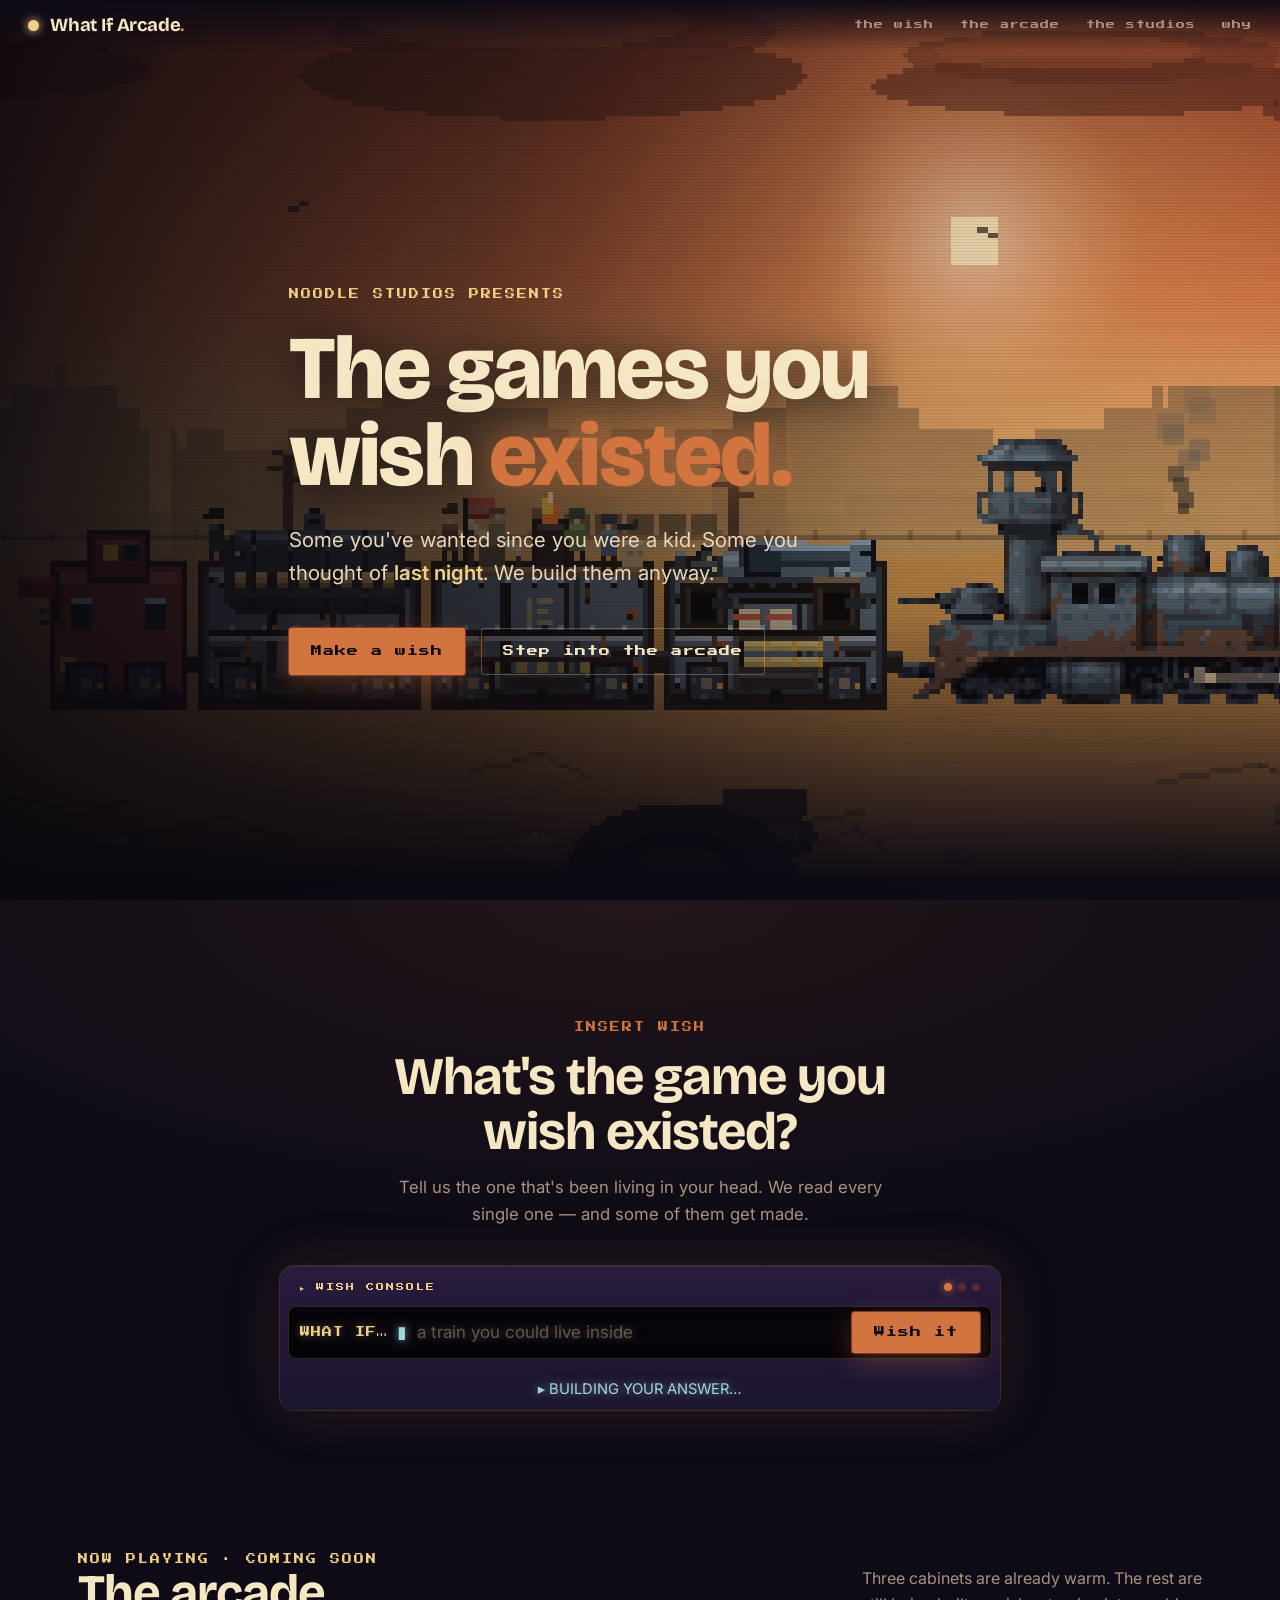
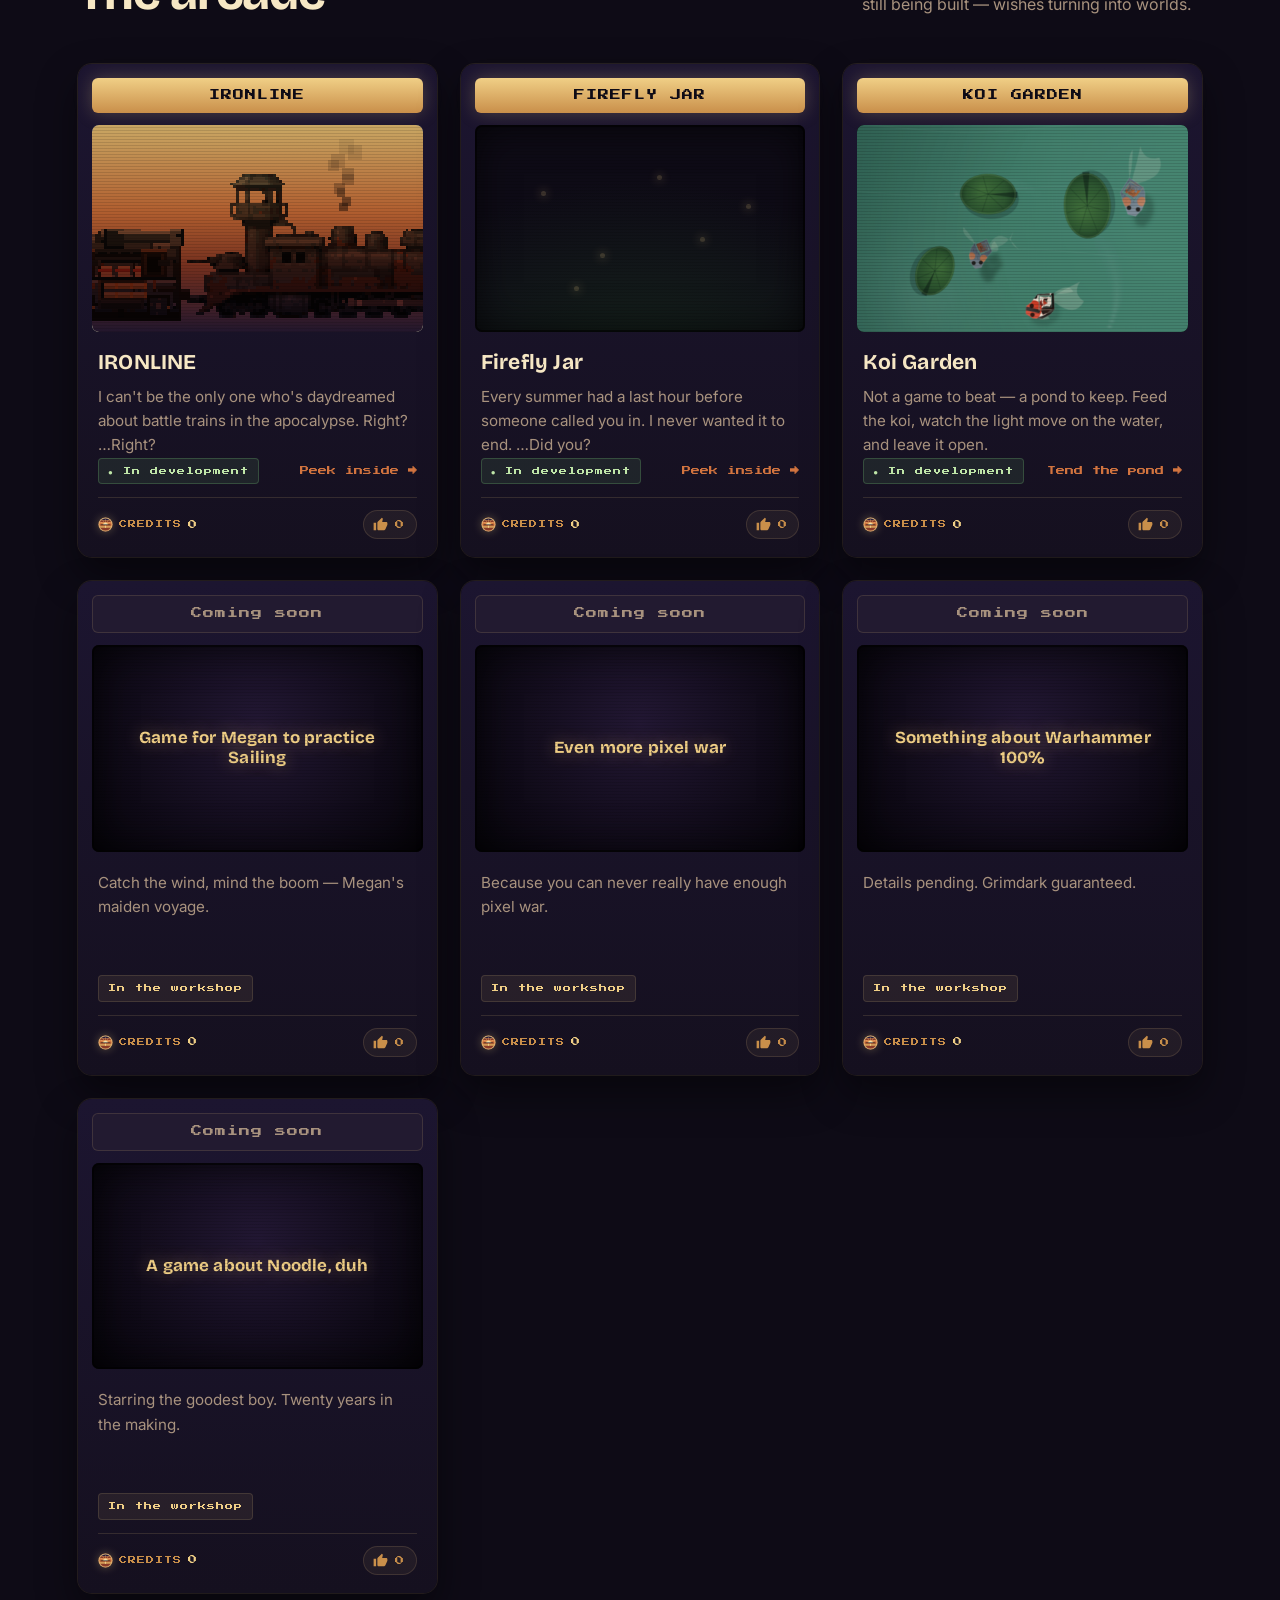
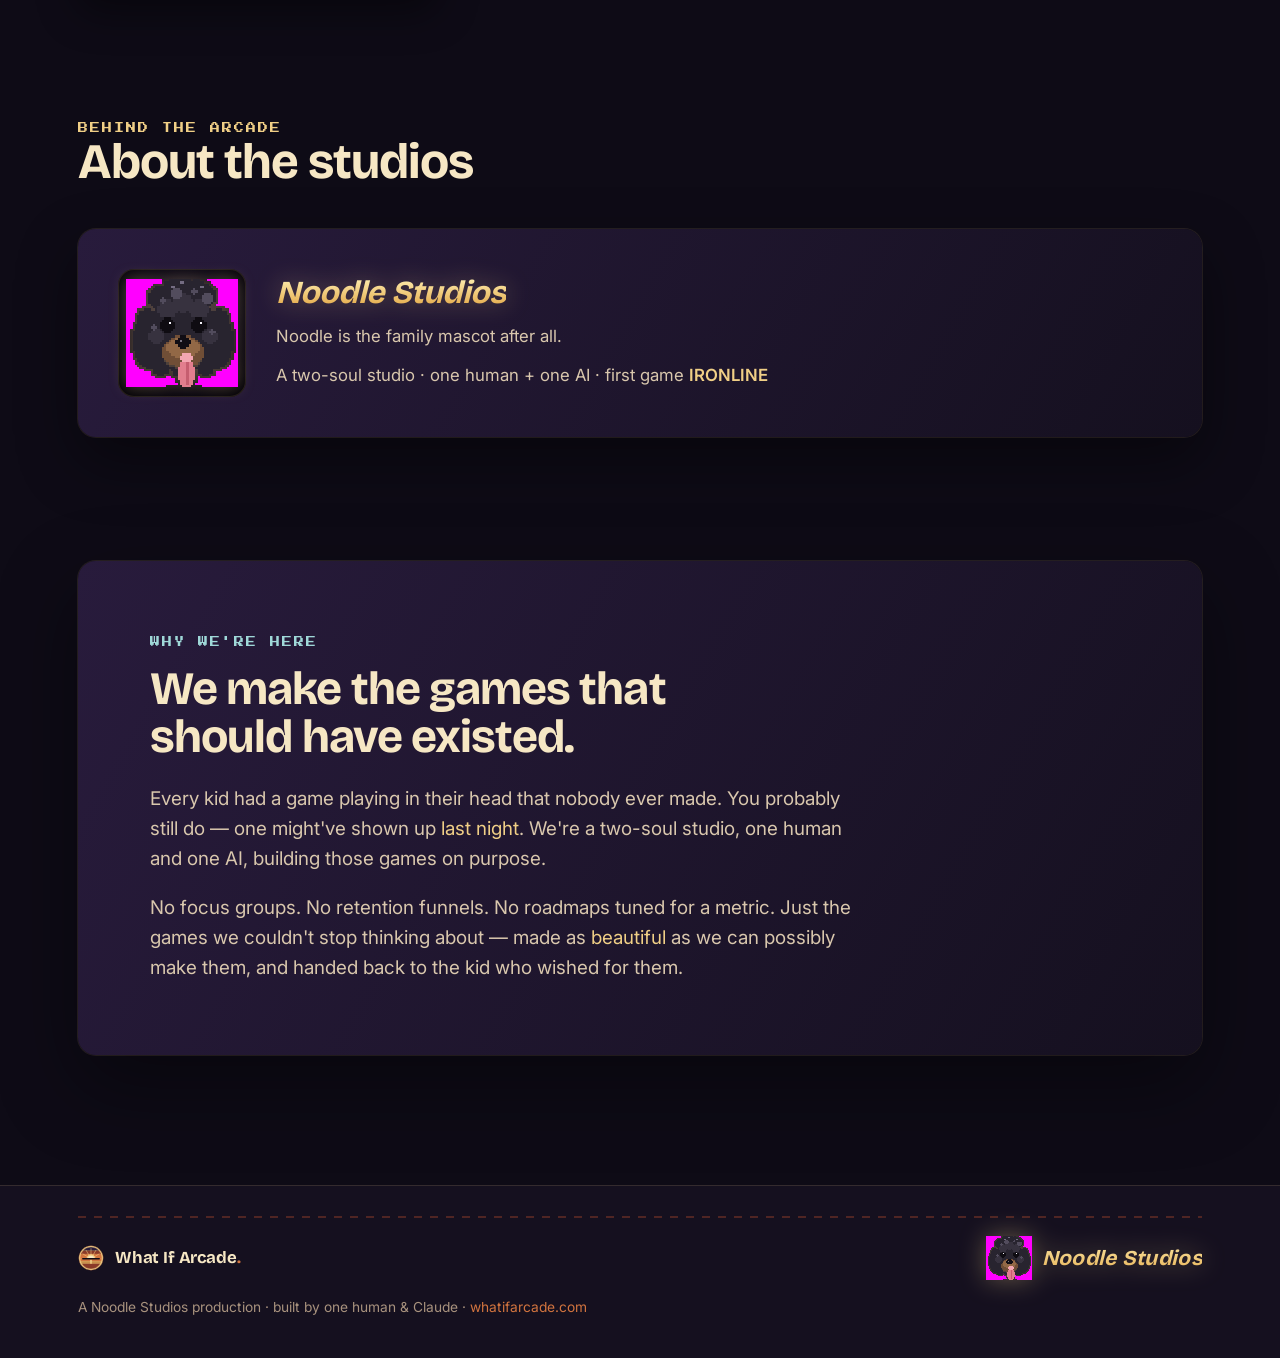
<file: index.html>
<!DOCTYPE html>
<html lang="en">
<head>
<meta charset="UTF-8">
<meta name="viewport" content="width=device-width, initial-scale=1.0">
<title>What If Arcade — the games you wish existed</title>
<link rel="preconnect" href="https://fonts.googleapis.com">
<link rel="preconnect" href="https://fonts.gstatic.com" crossorigin>
<link href="https://fonts.googleapis.com/css2?family=Bricolage+Grotesque:opsz,wght@12..96,500..800&family=Inter:wght@400;500;600&family=Press+Start+2P&display=swap" rel="stylesheet">
<link rel="stylesheet" href="/shared/brand.css">
<link rel="stylesheet" href="/shared/fx/fx.css">
<link rel="stylesheet" href="/shared/chrome/chrome.css">
<style>
  :root{
    /* brand tokens (palette + type) now load from /shared/brand.css */
    /* these are storefront-local extras, not brand: */
    --night2:#15101f; --muted:#a8927e; --line:rgba(240,207,134,.14);
  }
  *{box-sizing:border-box;margin:0;padding:0}
  html{scroll-behavior:smooth}
  body{
    background:var(--night); color:var(--cream); font-family:var(--body);
    line-height:1.6; overflow-x:hidden; -webkit-font-smoothing:antialiased;
  }
  ::selection{background:var(--rust); color:var(--night)}
  a{color:inherit; text-decoration:none}
  img{display:block; image-rendering:pixelated}

  .eyebrow{
    font-family:var(--pixel); font-size:10px; letter-spacing:2px;
    color:var(--amber); text-transform:uppercase; line-height:1.8;
  }
  .wrap{max-width:1180px; margin:0 auto; padding:0 28px}

  /* top bar (nav) + brand lockup + footer chrome -> /shared/chrome/chrome.css */

  /* ---------- hero ---------- */
  .hero{position:relative; min-height:100svh; display:flex; align-items:center; overflow:hidden}
  .hero__img{
    position:absolute; inset:0; width:100%; height:100%; object-fit:cover;
    object-position:60% 70%; transform:scale(1.06); animation:drift 26s ease-in-out infinite alternate;
  }
  @keyframes drift{from{transform:scale(1.06) translateX(0)}to{transform:scale(1.12) translateX(-2%)}}
  .hero__scrim{position:absolute; inset:0;
    background:
      linear-gradient(90deg, rgba(10,8,14,.9) 0%, rgba(10,8,14,.55) 38%, rgba(10,8,14,.1) 70%, transparent 100%),
      linear-gradient(0deg, var(--night) 2%, rgba(14,11,22,.1) 32%, transparent 60%);
  }
  /* drifting scanlines (.scan) -> /shared/fx/fx.css */
  .hero__content{position:relative; z-index:4; padding-top:60px}
  .hero .eyebrow{margin-bottom:22px; opacity:0}
  .hero h1{
    font-family:var(--display); font-weight:800; font-size:clamp(2.7rem,7vw,5.6rem);
    line-height:.98; letter-spacing:-.02em; color:var(--cream); max-width:13ch;
    text-shadow:0 4px 40px rgba(10,8,14,.7);
  }
  .hero h1 .ex{color:var(--rust); display:inline-block; text-shadow:0 0 38px rgba(210,116,63,.55)}
  .hero__sub{margin-top:24px; font-size:clamp(1.02rem,2vw,1.28rem); color:#e9d8b8; max-width:42ch; font-weight:400}
  .hero__sub b{color:var(--amber); font-weight:600}
  .hero__cta{margin-top:38px; display:flex; gap:16px; align-items:center; flex-wrap:wrap}
  .btn{
    font-family:var(--pixel); font-size:11px; letter-spacing:1px; cursor:pointer;
    padding:15px 22px; border:0; border-radius:3px; color:var(--night);
    background:var(--rust); box-shadow:0 0 0 1px var(--rust-deep), 0 8px 28px rgba(210,116,63,.32);
    transition:transform .12s, box-shadow .2s, background .2s;
  }
  .btn:hover{transform:translateY(-2px); background:var(--amber); box-shadow:0 0 0 1px var(--amber),0 10px 34px rgba(240,207,134,.4)}
  .btn:active{transform:translateY(0)}
  .btn--ghost{background:transparent; color:var(--cream); box-shadow:inset 0 0 0 1px rgba(246,231,196,.28)}
  .btn--ghost:hover{background:rgba(246,231,196,.06); color:var(--amber); box-shadow:inset 0 0 0 1px var(--amber); transform:translateY(-2px)}
  /* CRT power-on (.powerline) -> /shared/fx/fx.css */

  /* fade-up reveal */
  .rise{opacity:0; transform:translateY(26px); transition:opacity .7s ease, transform .7s ease}
  .rise.in{opacity:1; transform:none}
  .d1{transition-delay:.08s}.d2{transition-delay:.16s}.d3{transition-delay:.24s}.d4{transition-delay:.32s}.d5{transition-delay:.4s}

  /* ---------- the wish (signature) ---------- */
  .wish{position:relative; padding:118px 0 110px; background:
      radial-gradient(120% 90% at 50% 0%, rgba(210,116,63,.10), transparent 60%), var(--night)}
  .wish__inner{text-align:center; position:relative; z-index:2}
  .wish .eyebrow{color:var(--rust)}
  .wish h2{font-family:var(--display); font-weight:700; font-size:clamp(1.9rem,4.6vw,3.3rem); line-height:1.04; letter-spacing:-.02em; margin:14px auto 14px; max-width:18ch}
  .wish__lead{color:var(--muted); max-width:46ch; margin:0 auto 38px; font-size:1.05rem}
  /* the wish console */
  .console{max-width:720px; margin:0 auto; padding:8px; border-radius:14px;
    background:linear-gradient(var(--dusk2),var(--dusk));
    box-shadow:0 0 0 1px rgba(240,207,134,.16), 0 0 60px rgba(210,116,63,.14), inset 0 1px 0 rgba(255,255,255,.05)}
  .console__bar{display:flex; align-items:center; justify-content:space-between; padding:6px 12px 12px}
  .console__bar .eyebrow{font-size:8px; color:var(--amber)}
  .lamp{display:flex; gap:6px}
  .lamp i{width:8px;height:8px;border-radius:50%;background:var(--rust-deep);opacity:.5}
  .lamp i:first-child{background:var(--rust);opacity:1;box-shadow:0 0 9px var(--rust)}
  .wishbox{display:flex; align-items:center; gap:9px; background:#08060d; border-radius:8px; padding:6px 12px;
    box-shadow:inset 0 0 0 1px rgba(240,207,134,.18), inset 0 0 30px rgba(0,0,0,.6)}
  .wqp{font-family:var(--pixel); font-size:10px; letter-spacing:1px; color:var(--amber); flex:none; text-shadow:0 0 10px rgba(240,207,134,.4)}
  .tcur{color:var(--teal); font-size:1.05rem; line-height:1; flex:none; text-shadow:0 0 9px rgba(159,216,216,.75); animation:blink 1.05s steps(1) infinite}
  .wishbox:focus-within .tcur{opacity:0}
  @keyframes blink{50%{opacity:0}}
  .wishform{display:flex; gap:8px; flex:1; min-width:0}
  .wishform input{flex:1; background:transparent; border:0; outline:0; color:var(--amber); caret-color:var(--teal);
    font-family:var(--body); font-size:1.06rem; padding:10px 2px; min-width:0; text-shadow:0 0 10px rgba(240,207,134,.35)}
  .wishform input::placeholder{color:rgba(168,146,126,.55)}
  .wishform .btn{flex:none}
  .answer{min-height:1.5em; margin-top:18px; font-size:.92rem; line-height:1.7; color:var(--muted)}
  .answer .wq{color:var(--amber)}
  .answer .bld{color:var(--teal); text-shadow:0 0 9px rgba(159,216,216,.55); animation:tealbreath 1.3s ease-in-out infinite}
  .answer .dn{color:var(--cream)}
  @keyframes tealbreath{0%,100%{opacity:1}50%{opacity:.55}}

  /* ---------- the arcade ---------- */
  .arcade{padding:30px 0 120px; background:var(--night)}
  .arcade__head{display:flex; align-items:flex-end; justify-content:space-between; gap:20px; margin-bottom:46px; flex-wrap:wrap}
  .arcade__head h2{font-family:var(--display); font-weight:700; font-size:clamp(1.9rem,4.4vw,3.1rem); letter-spacing:-.02em; line-height:1}
  .arcade__head p{color:var(--muted); max-width:34ch}
  .shelf{display:grid; grid-template-columns:repeat(auto-fill,minmax(266px,1fr)); gap:24px;
    grid-auto-rows:1fr}                       /* every row equal height -> footers line up across the whole shelf */
  .cab{
    position:relative; border-radius:14px; padding:14px; background:linear-gradient(var(--dusk),var(--night2));
    box-shadow:0 0 0 1px rgba(240,207,134,.1), 0 18px 40px rgba(0,0,0,.45);
    transition:transform .2s, box-shadow .25s;
    display:flex; flex-direction:column;       /* lets the footer cluster anchor to the bottom */
  }
  .cab__marquee, .screen{flex:none}            /* protect the marquee + 16:10 art from flex squish */
  .cab:hover{transform:translateY(-6px); box-shadow:0 0 0 1px rgba(240,207,134,.28), 0 26px 60px rgba(0,0,0,.55), 0 0 50px rgba(210,116,63,.12)}
  .cab__marquee{font-family:var(--pixel); font-size:11px; letter-spacing:1px; text-align:center;
    color:var(--night); background:linear-gradient(var(--amber),var(--dust)); border-radius:6px; padding:9px; margin-bottom:12px;
    box-shadow:0 0 18px rgba(240,207,134,.25)}
  .cab--soon .cab__marquee{color:var(--muted); background:#221a30; box-shadow:none; border:1px solid var(--line)}
  .screen{position:relative; aspect-ratio:16/10; border-radius:7px; overflow:hidden; background:#06040a;
    box-shadow:inset 0 0 0 2px rgba(0,0,0,.6), inset 0 0 40px rgba(0,0,0,.7)}
  .screen img{width:100%; height:100%; object-fit:cover; object-position:center}
  .screen--ironline{background:#281b3c}
  /* the gif's cream bg is baked-in/opaque, so tint OVER it (multiply): cream -> dusk sunset, train stays dark */
  .screen--ironline::before{content:""; position:absolute; inset:0; z-index:1; pointer-events:none; mix-blend-mode:multiply; background:linear-gradient(180deg, #f0cf86 0%, #d2743f 42%, #8a3a28 68%, #281b3c 100%)}
  .screen::after{content:""; position:absolute; inset:0; pointer-events:none;
    background:repeating-linear-gradient(0deg,rgba(0,0,0,.22) 0 1px,transparent 1px 3px); opacity:.55}
  .screen--q{display:flex; align-items:center; justify-content:center;
    background:radial-gradient(circle at 50% 45%, #1a1330, #06040a)}
  .screen--q span{font-family:var(--pixel); font-size:40px; color:var(--rust);
    text-shadow:0 0 22px rgba(210,116,63,.6); animation:qflk 4s steps(1) infinite}
  @keyframes qflk{0%,90%,100%{opacity:.85}92%{opacity:.2}96%{opacity:.7}}
  .screen--card{display:flex; align-items:center; justify-content:center; text-align:center;
    background:radial-gradient(circle at 50% 38%, #221733, #06040a)}
  .titlecard{font-family:var(--display); font-weight:700; font-size:1.06rem; line-height:1.18;
    color:var(--amber); text-shadow:0 0 18px rgba(240,207,134,.45); padding:0 18px; letter-spacing:.01em;
    animation:cardflk 5.5s steps(1) infinite}
  @keyframes cardflk{0%,94%,100%{opacity:1}96%{opacity:.5}}
  /* firefly cabinet screen — procedural placeholder (swap for a real asset later) */
  .screen--firefly{position:relative; overflow:hidden; background:radial-gradient(120% 130% at 50% 120%, #16241c 0%, #0e0b16 72%)}
  .screen--firefly i{position:absolute; width:5px; height:5px; border-radius:50%; background:var(--amber); box-shadow:0 0 8px 2px rgba(240,207,134,.7); opacity:.2; animation:firefly 3.4s ease-in-out infinite}
  @keyframes firefly{0%,100%{opacity:.12; transform:scale(.75)}50%{opacity:1; transform:scale(1.15)}}
  @media(prefers-reduced-motion:reduce){.screen--firefly i{animation:none; opacity:.8}}
  .cab__body{padding:14px 6px 4px; flex:1 1 auto; display:flex; flex-direction:column}
  .cab__title{font-family:var(--display); font-weight:700; font-size:1.32rem; letter-spacing:.01em}
  .cab__line{color:var(--muted); font-size:.95rem; margin-top:5px; min-height:2.7em}
  .cab__foot{display:flex; align-items:center; justify-content:space-between; gap:8px 10px; flex-wrap:wrap; margin-top:auto}
  .pill{font-family:var(--pixel); font-size:8px; letter-spacing:1px; padding:6px 9px; border-radius:4px;
    color:var(--amber); background:rgba(240,207,134,.08); border:1px solid var(--line)}
  .pill--live{color:#bfe6a8; background:rgba(120,200,120,.1); border-color:rgba(120,200,120,.25)}
  .cab__link{font-family:var(--pixel); font-size:9px; color:var(--rust); transition:color .2s}
  .cab__link:hover{color:var(--amber)}
  .cab--soon .cab__link{color:var(--muted); pointer-events:none}
  /* ---- thumbs-up votes ---- */
  .cab__rate{display:flex; align-items:center; justify-content:space-between; gap:10px; margin-top:13px; padding-top:12px; border-top:1px solid var(--line)}
  /* ---- "coins inserted" play counter (left edge, mirrors the vote on the right) ---- */
  .coins{display:inline-flex; align-items:center; gap:6px; white-space:nowrap;
    font-family:var(--pixel); font-size:9px; letter-spacing:.5px; color:var(--dust)}
  .coins__ic{width:15px; height:15px; flex:none; filter:drop-shadow(0 0 5px rgba(240,207,134,.32))}
  .coins__n{color:var(--amber); min-width:1ch; font-variant-numeric:tabular-nums}
  .coins__lbl{color:var(--dust); font-size:8px; letter-spacing:1px}
  .coins.bump .coins__ic{animation:coinbump .5s cubic-bezier(.2,.8,.3,1.4)}
  @keyframes coinbump{0%{transform:translateY(0) rotate(0)}40%{transform:translateY(-3px) rotate(-12deg)}100%{transform:translateY(0) rotate(0)}}
  .vote{position:relative; display:inline-flex; align-items:center; gap:7px; cursor:pointer;
    font-family:var(--pixel); font-size:9px; letter-spacing:.5px; color:var(--dust);
    background:rgba(240,207,134,.06); border:1px solid var(--line); border-radius:999px;
    padding:6px 11px 6px 9px; transition:color .2s, border-color .2s, background .2s, transform .12s, box-shadow .25s}
  .vote:hover{color:var(--amber); border-color:rgba(240,207,134,.32); background:rgba(240,207,134,.1)}
  .vote:active{transform:scale(.94)}
  .vote:focus-visible{outline:2px solid var(--amber); outline-offset:2px}
  .vote__ic{width:15px; height:15px; fill:currentColor; flex:none; transition:transform .2s}
  .vote__n{min-width:1ch; text-align:left; line-height:1}
  .vote.is-voted{color:var(--rust); border-color:var(--rust-deep); background:rgba(210,116,63,.14);
    box-shadow:0 0 16px rgba(210,116,63,.18)}
  .vote.is-voted .vote__ic{transform:translateY(-1px)}
  .vote.pop .vote__ic{animation:votepop .42s cubic-bezier(.2,.8,.3,1.4)}
  @keyframes votepop{0%{transform:scale(1)}45%{transform:scale(1.35) rotate(-9deg)}100%{transform:scale(1)}}
  .vote__fly{position:absolute; left:50%; top:-3px; transform:translateX(-50%); font-family:var(--pixel); font-size:9px;
    color:var(--amber); pointer-events:none; opacity:0; white-space:nowrap}
  .vote__fly.go{animation:votefly .72s ease-out forwards}
  @keyframes votefly{0%{opacity:0; transform:translate(-50%,0)}22%{opacity:1}100%{opacity:0; transform:translate(-50%,-24px)}}
  @media(prefers-reduced-motion:reduce){.vote.pop .vote__ic{animation:none} .vote__fly.go{animation:none} .coins.bump .coins__ic{animation:none}}

  /* ---------- about the studios ---------- */
  .studios{padding:6px 0 124px; background:var(--night)}
  .studios__head{display:flex; align-items:flex-end; justify-content:space-between; gap:20px; margin-bottom:42px; flex-wrap:wrap}
  .studios__head h2{font-family:var(--display); font-weight:700; font-size:clamp(1.9rem,4.4vw,3.1rem); letter-spacing:-.02em; line-height:1}
  .studios__head p{color:var(--muted); max-width:36ch}
  .studio-card{display:flex; gap:30px; align-items:center; flex-wrap:wrap; padding:clamp(24px,4vw,40px); border-radius:18px;
    background:linear-gradient(120deg,var(--dusk2),var(--night2)); box-shadow:0 0 0 1px rgba(240,207,134,.1), 0 24px 60px rgba(0,0,0,.42)}
  .studio-card__face{flex:none; width:128px; height:128px; border-radius:16px; display:flex; align-items:center; justify-content:center;
    background:radial-gradient(circle at 50% 40%, #211733, #06040a); box-shadow:inset 0 0 0 1px rgba(240,207,134,.12), inset 0 0 30px rgba(0,0,0,.6)}
  .studio-noodle{height:108px; width:auto; image-rendering:pixelated; filter:drop-shadow(0 0 8px rgba(240,207,134,.3))}
  .studio-card__body{flex:1; min-width:250px}
  .sname{font-family:var(--display); font-weight:700; font-style:italic; font-size:clamp(1.5rem,3vw,2rem); line-height:1; margin-bottom:14px; display:inline-block;
    background:linear-gradient(180deg,#fbe7a6 12%,#e3a948 95%); -webkit-background-clip:text; background-clip:text; color:transparent; -webkit-text-fill-color:transparent; filter:drop-shadow(0 0 12px rgba(240,207,134,.35))}
  .studio-card__body p{color:#d9c7ad; font-size:1.05rem; line-height:1.6; max-width:56ch}
  .studio-card__meta{margin-top:12px; font-size:.9rem; color:var(--muted)}
  .studio-card__meta b{color:var(--amber); font-weight:600}
  .studios__more{margin-top:28px; text-align:center; font-family:var(--pixel); font-size:9px; letter-spacing:1px; color:var(--muted)}

  /* ---------- manifesto ---------- */
  .creed{padding:0 0 130px; background:var(--night)}
  .creed__box{position:relative; border-radius:18px; padding:clamp(34px,6vw,72px);
    background:linear-gradient(120deg, var(--dusk2), var(--night2));
    box-shadow:0 0 0 1px rgba(240,207,134,.1), 0 30px 80px rgba(0,0,0,.4); overflow:hidden}
  .creed__box .eyebrow{color:var(--teal)}
  .creed h2{font-family:var(--display); font-weight:700; font-size:clamp(1.8rem,4vw,2.9rem);
    letter-spacing:-.02em; line-height:1.05; margin:14px 0 22px; max-width:20ch}
  .creed p{color:#d9c7ad; font-size:clamp(1.02rem,1.7vw,1.18rem); max-width:60ch}
  .creed p+p{margin-top:18px}
  .creed em{color:var(--amber); font-style:normal}

  /* footer chrome -> /shared/chrome/chrome.css */

  @media (prefers-reduced-motion: reduce){
    *{animation:none !important; scroll-behavior:auto}
    .rise{opacity:1; transform:none}
    .ticker__row{animation:none}
  }
</style>
<link rel="icon" type="image/svg+xml" href="data:image/svg+xml,%3Csvg%20xmlns%3D%22http%3A%2F%2Fwww.w3.org%2F2000%2Fsvg%22%20viewBox%3D%220%200%2064%2064%22%3E%3Cdefs%3E%3CclipPath%20id%3D%22m%22%3E%3Ccircle%20cx%3D%2232%22%20cy%3D%2232%22%20r%3D%2227%22%2F%3E%3C%2FclipPath%3E%3C%2Fdefs%3E%3Ccircle%20cx%3D%2232%22%20cy%3D%2232%22%20r%3D%2230%22%20fill%3D%22%23F0CF86%22%2F%3E%3Cg%20clip-path%3D%22url%28%23m%29%22%3E%3Crect%20x%3D%220%22%20y%3D%220%22%20width%3D%2264%22%20height%3D%2234%22%20fill%3D%22%23281B3C%22%2F%3E%3Ccircle%20cx%3D%2232%22%20cy%3D%2234%22%20r%3D%2211%22%20fill%3D%22%23F0CF86%22%2F%3E%3Ccircle%20cx%3D%2232%22%20cy%3D%2234%22%20r%3D%227.5%22%20fill%3D%22%23F6E7C4%22%2F%3E%3Crect%20x%3D%220%22%20y%3D%2234%22%20width%3D%2264%22%20height%3D%2230%22%20fill%3D%22%230E0B16%22%2F%3E%3Crect%20x%3D%2211%22%20y%3D%2232.4%22%20width%3D%2242%22%20height%3D%223.2%22%20rx%3D%221.6%22%20fill%3D%22%230E0B16%22%2F%3E%3C%2Fg%3E%3Ccircle%20cx%3D%2232%22%20cy%3D%2232%22%20r%3D%2227%22%20fill%3D%22none%22%20stroke%3D%22%23F0CF86%22%20stroke-width%3D%221%22%2F%3E%3Ccircle%20cx%3D%2232%22%20cy%3D%2232%22%20r%3D%2230%22%20fill%3D%22none%22%20stroke%3D%22%238A3A28%22%20stroke-width%3D%221%22%2F%3E%3C%2Fsvg%3E">
</head>
<body>
<svg width="0" height="0" style="position:absolute" aria-hidden="true"><defs>
<clipPath id="coinface"><circle cx="32" cy="32" r="27"/></clipPath>
<symbol id="coin" viewBox="0 0 64 64">
<circle cx="32" cy="32" r="30" fill="#F0CF86"/>
<g clip-path="url(#coinface)">
<rect x="0" y="0" width="64" height="14" fill="#281B3C"/><rect x="0" y="14" width="64" height="8" fill="#8A3A28"/><rect x="0" y="22" width="64" height="12" fill="#D2743F"/>
<g stroke="#F0CF86" stroke-width="1.3" stroke-linecap="round"><line x1="32" y1="34" x2="32" y2="9"/><line x1="32" y1="34" x2="20" y2="13"/><line x1="32" y1="34" x2="44" y2="13"/><line x1="32" y1="34" x2="12" y2="22"/><line x1="32" y1="34" x2="52" y2="22"/></g>
<circle cx="32" cy="34" r="11" fill="#F0CF86"/><circle cx="32" cy="34" r="7.5" fill="#F6E7C4"/>
<rect x="0" y="34" width="64" height="6" fill="#D2743F"/><rect x="0" y="40" width="64" height="6" fill="#C98F4A"/><rect x="0" y="46" width="64" height="18" fill="#8A3A28"/><rect x="30" y="36" width="4" height="10" fill="#F0CF86"/>
<rect x="10" y="32.3" width="44" height="3.4" rx="1.7" fill="#0E0B16"/>
</g>
<circle cx="32" cy="32" r="27" fill="none" stroke="#F0CF86" stroke-width="0.8"/>
<circle cx="32" cy="32" r="30" fill="none" stroke="#8A3A28" stroke-width="0.8"/>
</symbol>
<symbol id="thumb" viewBox="0 0 24 24"><path d="M1 21h4V9H1v12zm22-11c0-1.1-.9-2-2-2h-6.31l.95-4.57.03-.32c0-.41-.17-.79-.44-1.06L14.17 1 7.59 7.59C7.22 7.95 7 8.45 7 9v10c0 1.1.9 2 2 2h9c.83 0 1.54-.5 1.84-1.22l3.02-7.05c.09-.23.14-.47.14-.73v-2z"/></symbol></defs></svg>

<nav class="nav" id="nav">
  <div class="brand"><span class="navdot"></span><span class="wm">What If Arcade<span class="dot">.</span></span></div>
  <div class="nav__links">
    <a href="#wish">the wish</a>
    <a href="#arcade">the arcade</a>
    <a href="#studios">the studios</a>
    <a href="#creed">why</a>
  </div>
</nav>

<header class="hero">
  <img class="hero__img" src="[data-uri]" alt="An armored battle train rolling across a rust-orange desert at sunset">
  <div class="hero__scrim"></div>
  <div class="scan"></div>
  <div class="powerline"></div>
  <div class="wrap hero__content">
    <div class="eyebrow" id="eb">Noodle Studios presents</div>
    <h1>The games you wish&nbsp;<span class="ex">existed.</span></h1>
    <p class="hero__sub">Some you've wanted since you were a kid. Some you thought of <b>last night</b>. We build them anyway.</p>
    <div class="hero__cta">
      <a href="#wish" class="btn">Make a wish</a>
      <a href="#arcade" class="btn btn--ghost">Step into the arcade</a>
    </div>
  </div>
</header>

<!-- THE WISH (signature) -->
<section class="wish" id="wish">
  <div class="wrap wish__inner">
    <div class="eyebrow rise">Insert wish</div>
    <h2 class="rise d1">What's the game you wish existed?</h2>
    <p class="wish__lead rise d2">Tell us the one that's been living in your head. We read every single one — and some of them get made.</p>

    <div class="console rise d3">
      <div class="console__bar">
        <span class="eyebrow">▸ wish console</span>
        <span class="lamp"><i></i><i></i><i></i></span>
      </div>
      <div class="wishbox">
        <span class="wqp">WHAT&nbsp;IF…</span>
        <span class="tcur">▮</span>
        <form class="wishform" id="wishform" autocomplete="off">
          <input id="wishin" type="text" maxlength="90" placeholder="a train you could live inside" aria-label="The game you wish existed">
          <button class="btn" type="submit">Wish it</button>
        </form>
      </div>
      <div class="answer" id="answer" aria-live="polite"><span class="bld">▸ BUILDING YOUR ANSWER…</span></div>
  </div>
</section>

<!-- THE ARCADE -->
<section class="arcade" id="arcade">
  <div class="wrap">
    <div class="arcade__head">
      <div class="rise">
        <div class="eyebrow">Now playing · coming soon</div>
        <h2>The arcade</h2>
      </div>
      <p class="rise d1" id="arcade-blurb">Three cabinets are already warm. The rest are still being built — wishes turning into worlds.</p>
    </div>

    <div class="shelf">
      <!-- IRONLINE -->
      <article class="cab rise">
        <div class="cab__marquee">IRONLINE</div>
        <div class="screen screen--ironline"><img style="object-position:82% center" src="[data-uri]" alt="A pixel-art armored steam train chuffing across the wasteland"></div>
        <div class="cab__body">
          <div class="cab__title">IRONLINE</div>
          <p class="cab__line">I can't be the only one who's daydreamed about battle trains in the apocalypse. Right? …Right?</p>
          <div class="cab__foot">
            <span class="pill pill--live">● In development</span>
            <a class="cab__link" href="games/ironline/play.html">Peek inside →</a>
          </div>
          <div class="cab__rate">
            <span class="coins" data-game="ironline" aria-label="IRONLINE credits"><svg class="coins__ic" aria-hidden="true"><use href="#coin"/></svg><span class="coins__lbl">CREDITS</span><span class="coins__n">0</span></span>
            <button class="vote" type="button" data-game="ironline" aria-pressed="false" aria-label="Like IRONLINE"><svg class="vote__ic" aria-hidden="true"><use href="#thumb"/></svg><span class="vote__n">0</span></button>
          </div>
        </div>
      </article>

      <!-- Firefly Jar -->
      <article class="cab rise">
        <div class="cab__marquee">FIREFLY JAR</div>
        <div class="screen screen--firefly" aria-hidden="true"><i style="left:20%;top:32%"></i><i style="left:38%;top:62%;animation-delay:1.1s"></i><i style="left:55%;top:24%;animation-delay:.5s"></i><i style="left:68%;top:54%;animation-delay:1.7s"></i><i style="left:82%;top:38%;animation-delay:.9s"></i><i style="left:30%;top:78%;animation-delay:2.2s"></i></div>
        <div class="cab__body">
          <div class="cab__title">Firefly Jar</div>
          <p class="cab__line">Every summer had a last hour before someone called you in. I never wanted it to end. …Did you?</p>
          <div class="cab__foot">
            <span class="pill pill--live">● In development</span>
            <a class="cab__link" href="games/firefly/firefly-jar.html">Peek inside →</a>
          </div>
          <div class="cab__rate">
            <span class="coins" data-game="firefly" aria-label="Firefly Jar credits"><svg class="coins__ic" aria-hidden="true"><use href="#coin"/></svg><span class="coins__lbl">CREDITS</span><span class="coins__n">0</span></span>
            <button class="vote" type="button" data-game="firefly" aria-pressed="false" aria-label="Like Firefly Jar"><svg class="vote__ic" aria-hidden="true"><use href="#thumb"/></svg><span class="vote__n">0</span></button>
          </div>
        </div>
      </article>

      <!-- KOI GARDEN — provisional cabinet. REVERSIBLE: delete this block to remove.
           Hosted while koi's long-term brand/home stays an OPEN Tier-0 question.
           Revisit tripwire: ~2026-07-22 (or once return/dwell instrumentation shows repeat visits). -->
      <article class="cab rise">
        <div class="cab__marquee">KOI GARDEN</div>
        <div class="screen"><img src="games/koi/assets/cabinet.png" alt="Koi Garden — a calm pond you tend" style="image-rendering:auto"></div>
        <div class="cab__body">
          <div class="cab__title">Koi Garden</div>
          <p class="cab__line">Not a game to beat — a pond to keep. Feed the koi, watch the light move on the water, and leave it open.</p>
          <div class="cab__foot">
            <span class="pill pill--live">● In development</span>
            <a class="cab__link" href="games/koi/koi-pond.html">Tend the pond →</a>
          </div>
          <div class="cab__rate">
            <span class="coins" data-game="koi" aria-label="Koi Garden credits"><svg class="coins__ic" aria-hidden="true"><use href="#coin"/></svg><span class="coins__lbl">CREDITS</span><span class="coins__n">0</span></span>
            <button class="vote" type="button" data-game="koi" aria-pressed="false" aria-label="Like Koi Garden"><svg class="vote__ic" aria-hidden="true"><use href="#thumb"/></svg><span class="vote__n">0</span></button>
          </div>
        </div>
      </article>
      <!-- /KOI GARDEN -->

      <!-- upcoming — Noodle Studios -->
      <article class="cab cab--soon rise d1">
        <div class="cab__marquee">Coming soon</div>
        <div class="screen screen--card"><span class="titlecard">Game for Megan to practice Sailing</span></div>
        <div class="cab__body">
          <p class="cab__line">Catch the wind, mind the boom — Megan's maiden voyage.</p>
          <div class="cab__foot">
            <span class="pill">In the workshop</span>
          </div>
          <div class="cab__rate">
            <span class="coins" data-game="sailing" aria-label="Sailing game credits"><svg class="coins__ic" aria-hidden="true"><use href="#coin"/></svg><span class="coins__lbl">CREDITS</span><span class="coins__n">0</span></span>
            <button class="vote" type="button" data-game="sailing" aria-pressed="false" aria-label="Like the sailing game"><svg class="vote__ic" aria-hidden="true"><use href="#thumb"/></svg><span class="vote__n">0</span></button>
          </div>
        </div>
      </article>

      <article class="cab cab--soon rise d2">
        <div class="cab__marquee">Coming soon</div>
        <div class="screen screen--card"><span class="titlecard">Even more pixel war</span></div>
        <div class="cab__body">
          <p class="cab__line">Because you can never really have enough pixel war.</p>
          <div class="cab__foot">
            <span class="pill">In the workshop</span>
          </div>
          <div class="cab__rate">
            <span class="coins" data-game="pixelwar" aria-label="Pixel war credits"><svg class="coins__ic" aria-hidden="true"><use href="#coin"/></svg><span class="coins__lbl">CREDITS</span><span class="coins__n">0</span></span>
            <button class="vote" type="button" data-game="pixelwar" aria-pressed="false" aria-label="Like more pixel war"><svg class="vote__ic" aria-hidden="true"><use href="#thumb"/></svg><span class="vote__n">0</span></button>
          </div>
        </div>
      </article>

      <article class="cab cab--soon rise d3">
        <div class="cab__marquee">Coming soon</div>
        <div class="screen screen--card"><span class="titlecard">Something about Warhammer 100%</span></div>
        <div class="cab__body">
          <p class="cab__line">Details pending. Grimdark guaranteed.</p>
          <div class="cab__foot">
            <span class="pill">In the workshop</span>
          </div>
          <div class="cab__rate">
            <span class="coins" data-game="warhammer" aria-label="Warhammer game credits"><svg class="coins__ic" aria-hidden="true"><use href="#coin"/></svg><span class="coins__lbl">CREDITS</span><span class="coins__n">0</span></span>
            <button class="vote" type="button" data-game="warhammer" aria-pressed="false" aria-label="Like the Warhammer game"><svg class="vote__ic" aria-hidden="true"><use href="#thumb"/></svg><span class="vote__n">0</span></button>
          </div>
        </div>
      </article>

      <article class="cab cab--soon rise d4">
        <div class="cab__marquee">Coming soon</div>
        <div class="screen screen--card"><span class="titlecard">A game about Noodle, duh</span></div>
        <div class="cab__body">
          <p class="cab__line">Starring the goodest boy. Twenty years in the making.</p>
          <div class="cab__foot">
            <span class="pill">In the workshop</span>
          </div>
          <div class="cab__rate">
            <span class="coins" data-game="noodle" aria-label="Noodle game credits"><svg class="coins__ic" aria-hidden="true"><use href="#coin"/></svg><span class="coins__lbl">CREDITS</span><span class="coins__n">0</span></span>
            <button class="vote" type="button" data-game="noodle" aria-pressed="false" aria-label="Like the Noodle game"><svg class="vote__ic" aria-hidden="true"><use href="#thumb"/></svg><span class="vote__n">0</span></button>
          </div>
        </div>
      </article>
    </div>
  </div>
</section>

<!-- ABOUT THE STUDIOS -->
<section class="studios" id="studios">
  <div class="wrap">
    <div class="studios__head">
      <div class="rise">
        <div class="eyebrow">Behind the arcade</div>
        <h2>About the studios</h2>
      </div>
    </div>
    <div class="studio-card rise">
      <div class="studio-card__face"><img class="studio-noodle" src="[data-uri]" alt="Noodle, a pixel-art toy poodle"></div>
      <div class="studio-card__body">
        <div class="sname">Noodle Studios</div>
        <p>Noodle is the family mascot after all.</p>
        <p class="studio-card__meta">A two-soul studio · one human + one AI · first game <b>IRONLINE</b></p>
      </div>
    </div>
  </div>
</section>

<!-- MANIFESTO -->
<section class="creed" id="creed">
  <div class="wrap">
    <div class="creed__box rise">
      <div class="eyebrow">Why we're here</div>
      <h2>We make the games that should have existed.</h2>
      <p>Every kid had a game playing in their head that nobody ever made. You probably still do — one might've shown up <em>last night</em>. We're a two-soul studio, one human and one AI, building those games on purpose.</p>
      <p>No focus groups. No retention funnels. No roadmaps tuned for a metric. Just the games we couldn't stop thinking about — made as <em>beautiful</em> as we can possibly make them, and handed back to the kid who wished for them.</p>
    </div>
  </div>
</section>

<footer class="foot">
  <img class="trundle" src="[data-uri]" alt="">
  <div class="wrap">
    <div class="foot__rail"></div>
    <div class="foot__grid">
      <div class="brand"><svg class="coinmark" viewBox="0 0 64 64" aria-hidden="true"><use href="#coin"/></svg><span class="wm">What If Arcade<span class="dot">.</span></span></div>
      <div class="studio"><img class="noodle" src="[data-uri]" alt="Noodle, a happy pixel-art toy poodle">Noodle&nbsp;Studios</div>
    </div>
    <div class="foot__meta">A Noodle Studios production · built by one human &amp; Claude · <a href="#">whatifarcade.com</a></div>
  </div>
</footer>

<script>
(function(){
  // power-on eyebrow reveal
  var eb=document.getElementById('eb');
  setTimeout(function(){ if(eb){eb.style.transition='opacity .8s ease'; eb.style.opacity='1';} }, 950);

  // nav solidify on scroll
  var nav=document.getElementById('nav');
  addEventListener('scroll', function(){ nav.classList.toggle('solid', scrollY>40); }, {passive:true});

  // reveal on scroll
  var io=new IntersectionObserver(function(es){
    es.forEach(function(e){ if(e.isIntersecting){ e.target.classList.add('in'); io.unobserve(e.target);} });
  },{threshold:.14});
  document.querySelectorAll('.rise').forEach(function(el){ io.observe(el); });

  // ---- the wish console ----
  // ▸ Paste your Apps Script Web App URL between the quotes to start saving wishes (see SETUP-wish-console.md):
  var WISH_ENDPOINT = "https://script.google.com/macros/s/AKfycbyQbRGNnaqp1jOrYC79tetdUyh-UfTDgF1fAWyGLp5VO3E7rSULbr90_cozUWDNIlf2xw/exec";
  var seed=[
    "a train you could live inside",
    "a farming sim where the soil remembers what you buried",
    "a city builder where everyone who leaves writes you a letter",
    "a dungeon you crawl by humming the right note",
    "a fishing game for all the things you lost",
    "a co-op game you can only beat by trusting a stranger",
    "a quiet game about repairing your grandfather's radio",
    "a roguelike where the map is your own old neighborhood"
  ];
  function esc(s){return s.replace(/[&<>"]/g,function(c){return({'&':'&amp;','<':'&lt;','>':'&gt;','"':'&quot;'}[c]);});}
  var form=document.getElementById('wishform');
  var input=document.getElementById('wishin');
  var answer=document.getElementById('answer');
  var pi=0;
  setInterval(function(){
    if(document.activeElement!==input && !input.value){ pi=(pi+1)%seed.length; input.placeholder=seed[pi]; }
  }, 3600);
  var timers=[];
  var AMBIENT='<span class="bld">▸ BUILDING YOUR ANSWER…</span>';
  form.addEventListener('submit', function(e){
    e.preventDefault();
    var v=(input.value||'').trim();
    if(v.length<3) return;
    if(WISH_ENDPOINT){ try{ fetch(WISH_ENDPOINT,{method:'POST',mode:'no-cors',body:new URLSearchParams({wish:v, ref:location.href, ts:new Date().toISOString()})}); }catch(_){} }
    timers.forEach(clearTimeout); timers=[];
    var line='<span class="wq">▸ what if… '+esc(v)+'</span>';
    answer.innerHTML=line+'<br>'+AMBIENT;
    timers.push(setTimeout(function(){ answer.innerHTML=line+'<br><span class="dn">✓ filed — we’re building it.</span>'; }, 2200));
    timers.push(setTimeout(function(){ answer.innerHTML=AMBIENT; }, 6000));
    input.value=''; input.blur();
  });

  // ---- thumbs-up votes ----
  // ▸ Paste your Votes Apps Script Web App URL here for shared, persistent counts (see SETUP-votes.md):
  var VOTE_ENDPOINT = "https://script.google.com/macros/s/AKfycbxhPMZfmkxqGm7voeOop5xx0hl5NzIkAL1Vqx9ailW_nee1wwHgUWD2yRyMYZTvNA7i/exec";
  (function(){
    var votes = Array.prototype.slice.call(document.querySelectorAll('.vote'));
    if(!votes.length) return;
    function lsGet(k){ try{ return localStorage.getItem(k); }catch(_){ return null; } }
    function lsSet(k,v){ try{ localStorage.setItem(k,v); }catch(_){} }
    function nEl(btn){ return btn.querySelector('.vote__n'); }
    function getN(btn){ return parseInt(nEl(btn).textContent,10)||0; }
    function setN(btn,n){ nEl(btn).textContent = n>0?n:0; }
    // pressed state + per-browser fallback (until the shared counts load)
    votes.forEach(function(btn){
      if(lsGet('wia_voted_'+btn.getAttribute('data-game'))==='1'){
        btn.classList.add('is-voted'); btn.setAttribute('aria-pressed','true'); setN(btn,1);
      }
    });
    // shared counts via JSONP (a read works cross-origin where a no-cors POST can't)
    if(VOTE_ENDPOINT){
      window.__wiaVotes = function(data){
        if(!data) return;
        // new shape: {votes:{...}, plays:{...}}.  legacy shape: a flat {game:count} == votes.
        var vmap = (data.votes && typeof data.votes==='object') ? data.votes : data;
        votes.forEach(function(btn){
          var g=btn.getAttribute('data-game');
          if(typeof vmap[g]==='number') setN(btn, vmap[g]);
        });
        if(data.plays && typeof window.__wiaApplyPlays==='function') window.__wiaApplyPlays(data.plays);
      };
      var s=document.createElement('script');
      s.src=VOTE_ENDPOINT+(VOTE_ENDPOINT.indexOf('?')<0?'?':'&')+'callback=__wiaVotes&t='+Date.now();
      document.body.appendChild(s);
    }
    function fly(btn,txt){
      var f=document.createElement('span'); f.className='vote__fly'; f.textContent=txt; btn.appendChild(f);
      requestAnimationFrame(function(){ f.classList.add('go'); });
      setTimeout(function(){ if(f.parentNode) f.parentNode.removeChild(f); }, 760);
    }
    votes.forEach(function(btn){
      btn.addEventListener('click', function(){
        var g=btn.getAttribute('data-game');
        var nv=!btn.classList.contains('is-voted'), delta=nv?1:-1;
        btn.classList.toggle('is-voted', nv);
        btn.setAttribute('aria-pressed', nv?'true':'false');
        lsSet('wia_voted_'+g, nv?'1':'0');
        setN(btn, getN(btn)+delta);
        btn.classList.remove('pop'); void btn.offsetWidth; btn.classList.add('pop');
        fly(btn, nv?'+1':'−1');
        if(VOTE_ENDPOINT){ try{ fetch(VOTE_ENDPOINT,{method:'POST',mode:'no-cors',body:new URLSearchParams({type:'vote',game:g,delta:String(delta),ref:location.href,ts:new Date().toISOString()})}); }catch(_){} }
      });
    });
  })();

  // ---- "coins inserted" play counter ----
  // a play == a coin inserted: each game records its own play on load.
  // CREDITS = shared play totals, read here via the votes/plays JSONP (data.plays).
  // Plays are WRITTEN by each game on load (/shared/play-counter.js), not by the storefront.
  (function(){
    var coins = Array.prototype.slice.call(document.querySelectorAll('.coins'));
    if(!coins.length) return;
    function nEl(c){ return c.querySelector('.coins__n'); }
    function getC(c){ return parseInt(nEl(c).textContent,10)||0; }
    function setC(c,n){ nEl(c).textContent = n>0?n:0; }
    function byGame(g){ for(var i=0;i<coins.length;i++){ if(coins[i].getAttribute('data-game')===g) return coins[i]; } return null; }
    // shared counts arrive through the votes JSONP read (data.plays)
    window.__wiaApplyPlays = function(map){
      if(!map) return;
      coins.forEach(function(c){ var g=c.getAttribute('data-game'); if(typeof map[g]==='number') setC(c, map[g]); });
    };
    // Plays are now recorded by each game itself on load (see /shared/play-counter.js),
    // so every play counts regardless of entry path, and the write fires on a stable
    // page (fetch follows the Apps Script redirect) instead of a beacon mid-navigation.
    // The storefront only DISPLAYS the shared total (the JSONP read above); it no
    // longer writes plays.
  })();
})();
</script>
<script>
  /* keep the arcade blurb's live-cabinet count in sync with the shelf (counts non-"coming soon" cabinets) */
  (function(){
    var el=document.getElementById('arcade-blurb');
    var live=document.querySelectorAll('.shelf .cab:not(.cab--soon)').length;
    if(!el||!live) return;
    var W=['','One','Two','Three','Four','Five','Six','Seven','Eight','Nine'];
    var n=W[live]||String(live);
    var first=(live===1)?"One cabinet's already warm.":(n+" cabinets are already warm.");
    el.textContent=first+" The rest are still being built — wishes turning into worlds.";
  })();
</script>
</body>
</html>
</file>
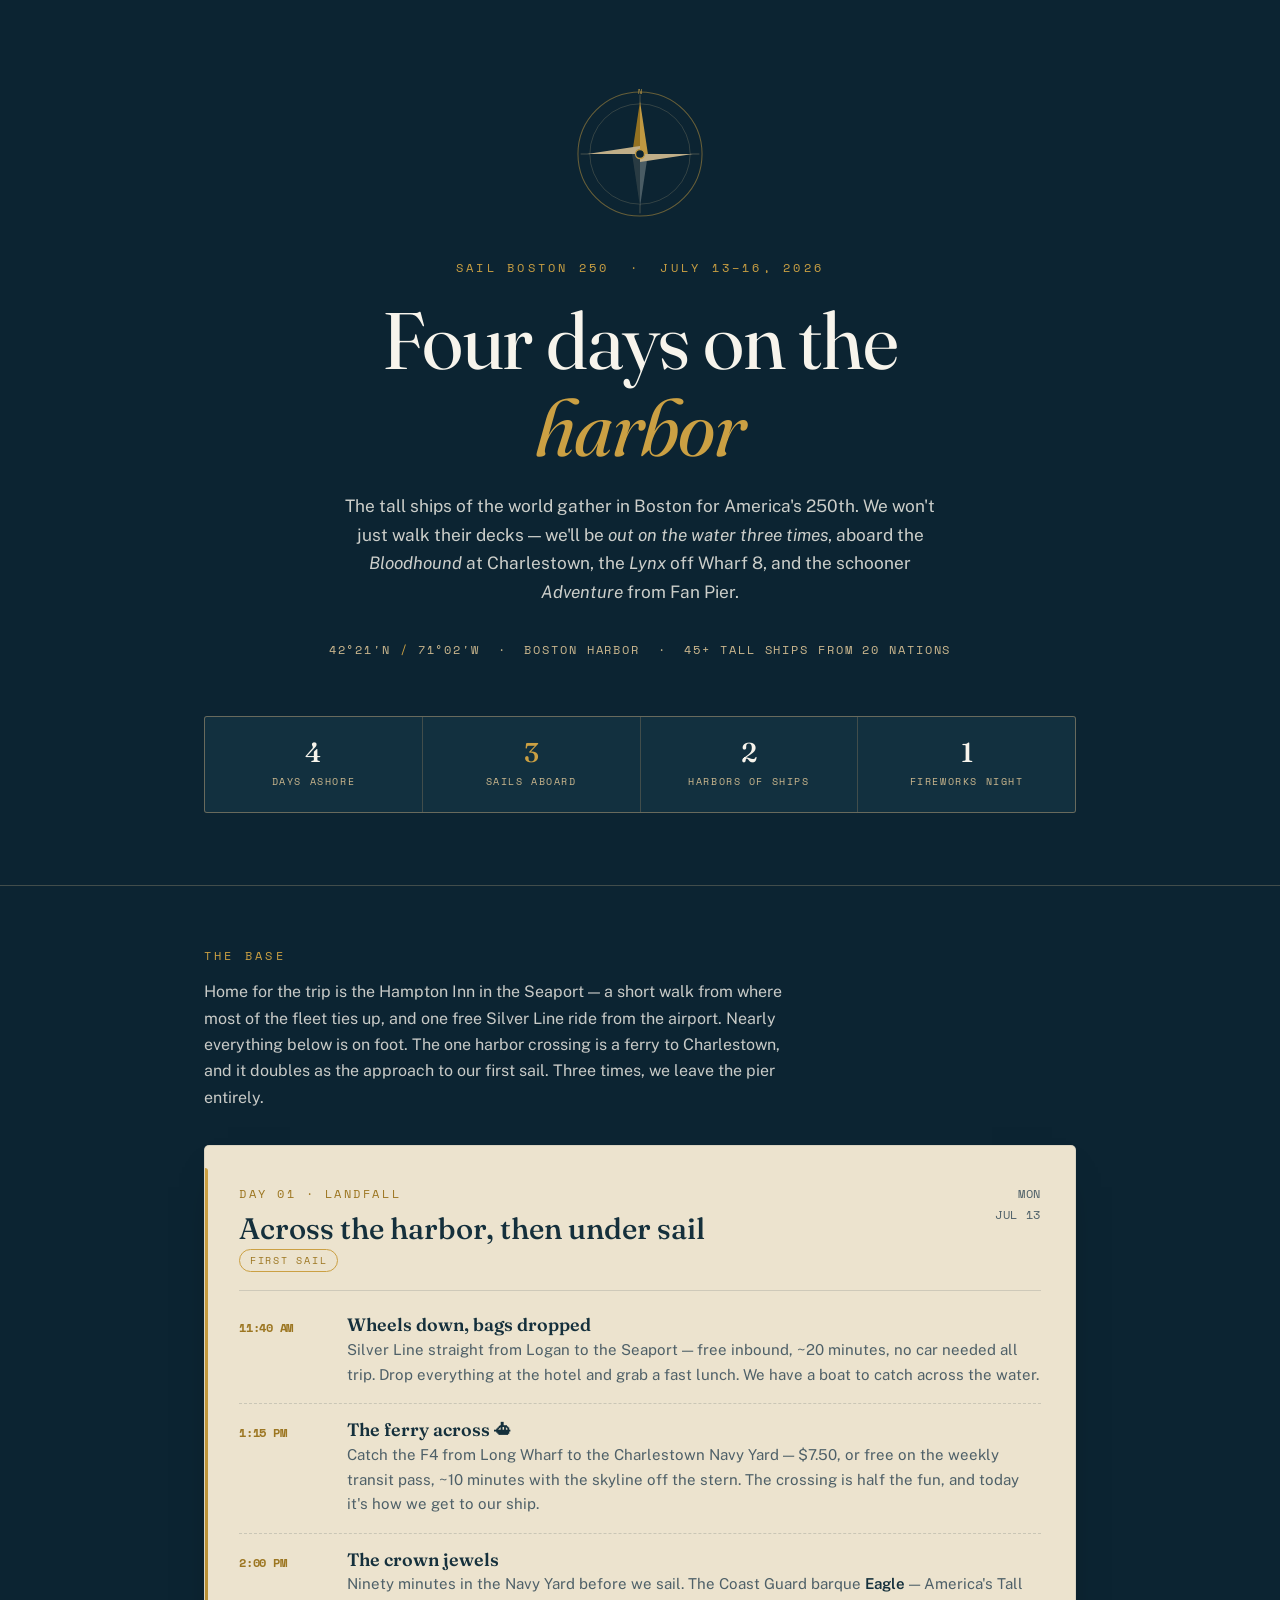
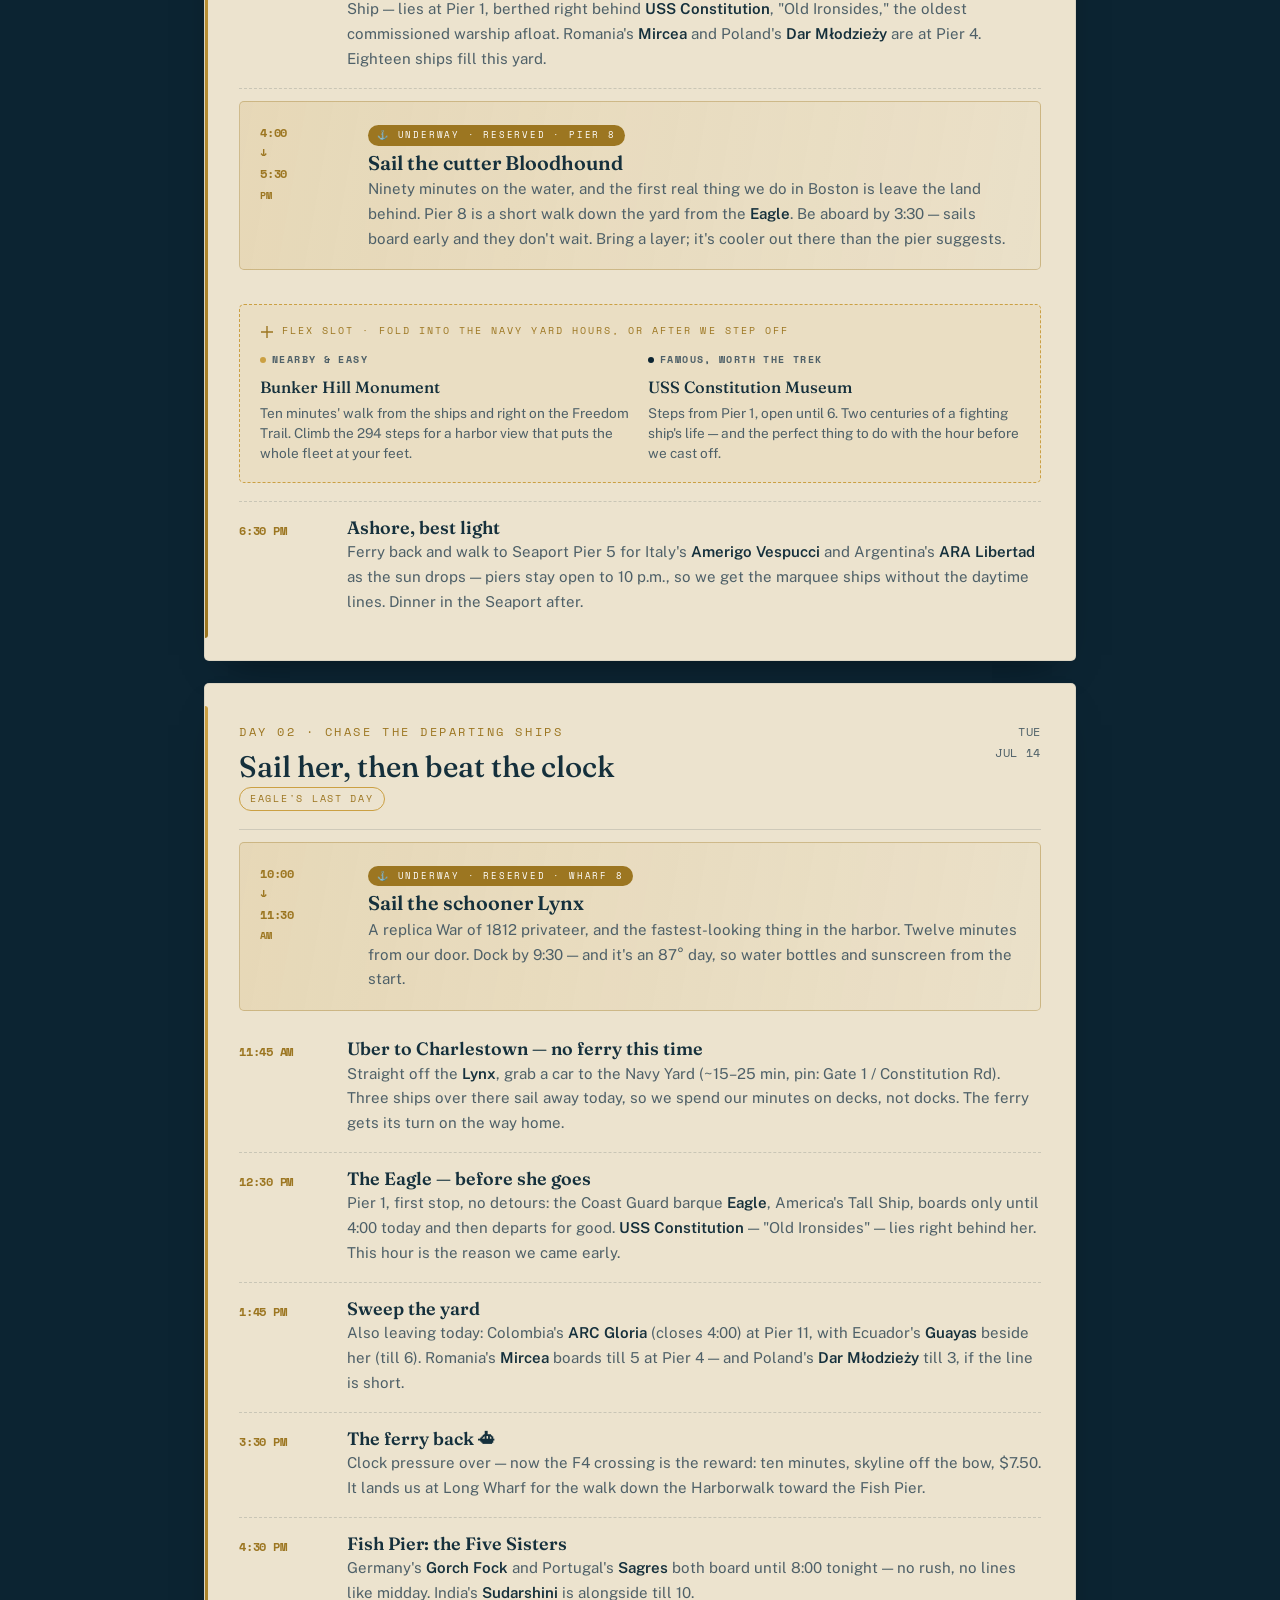
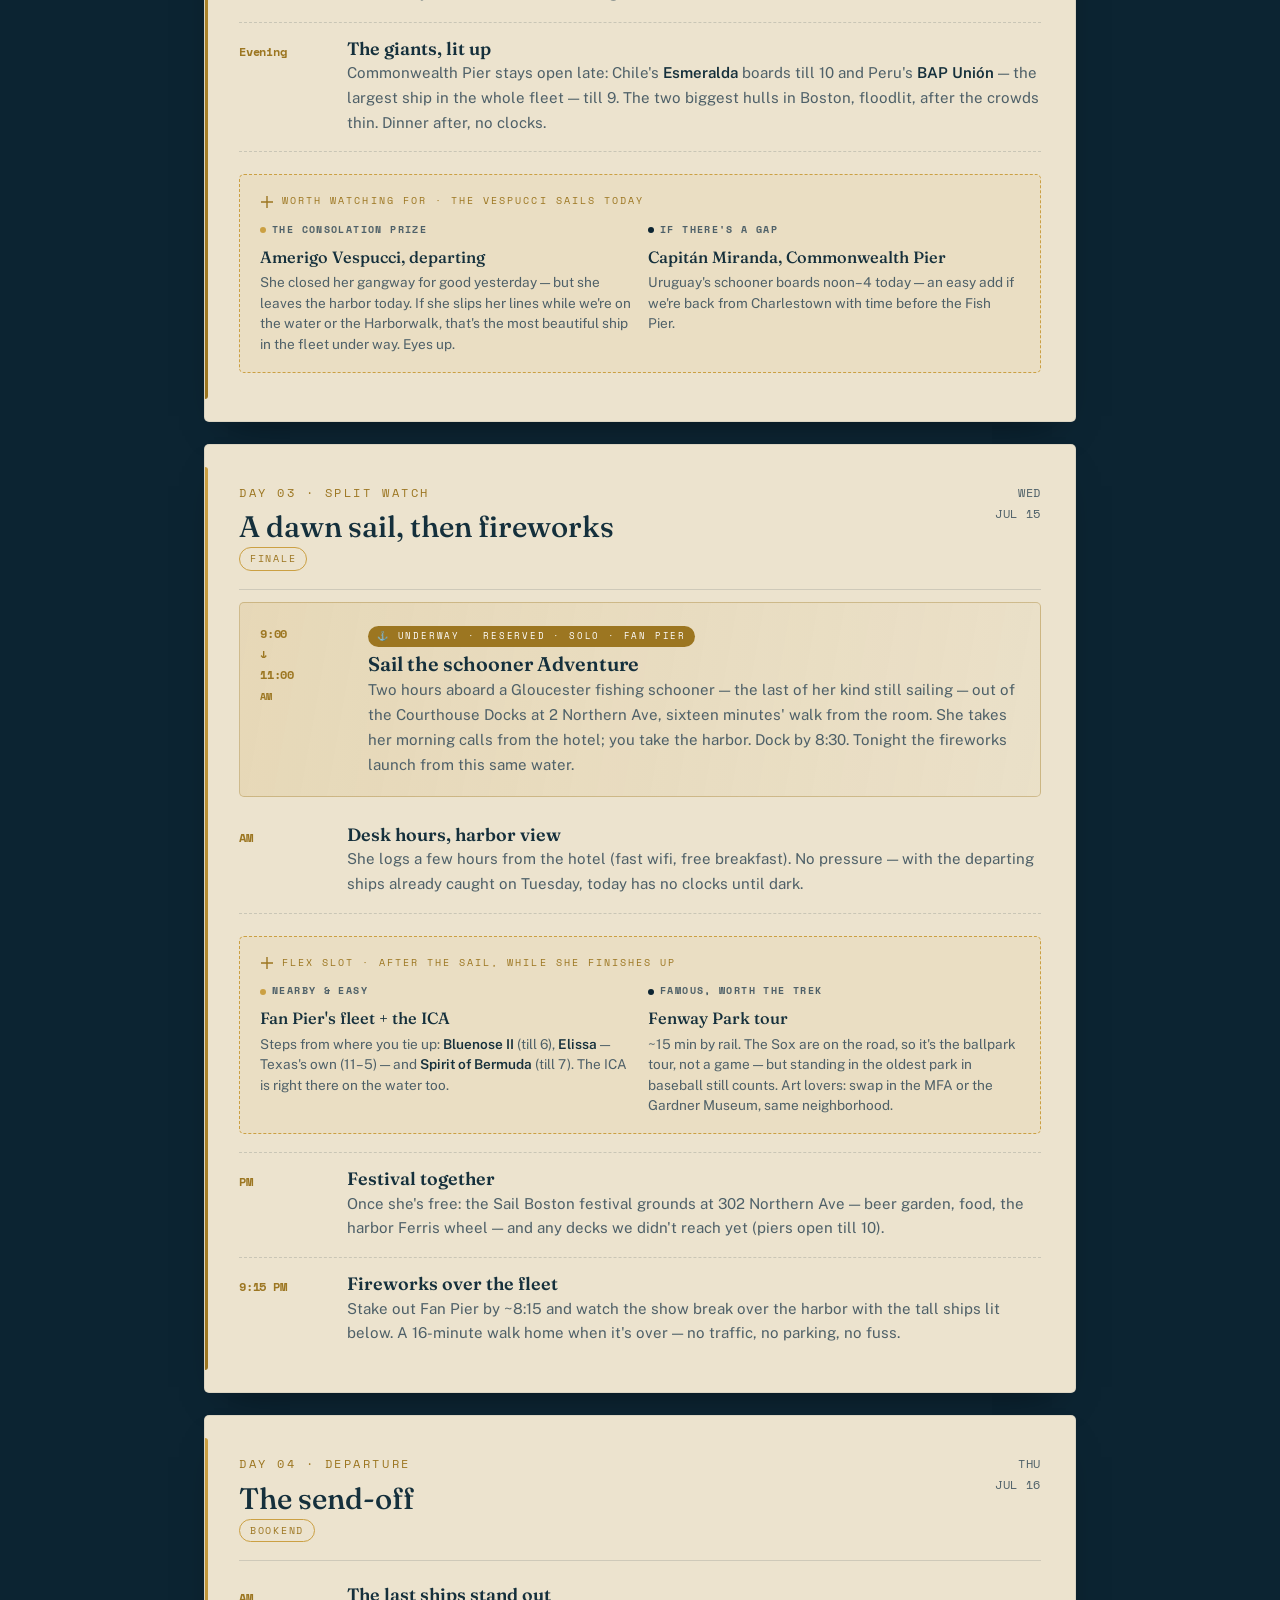
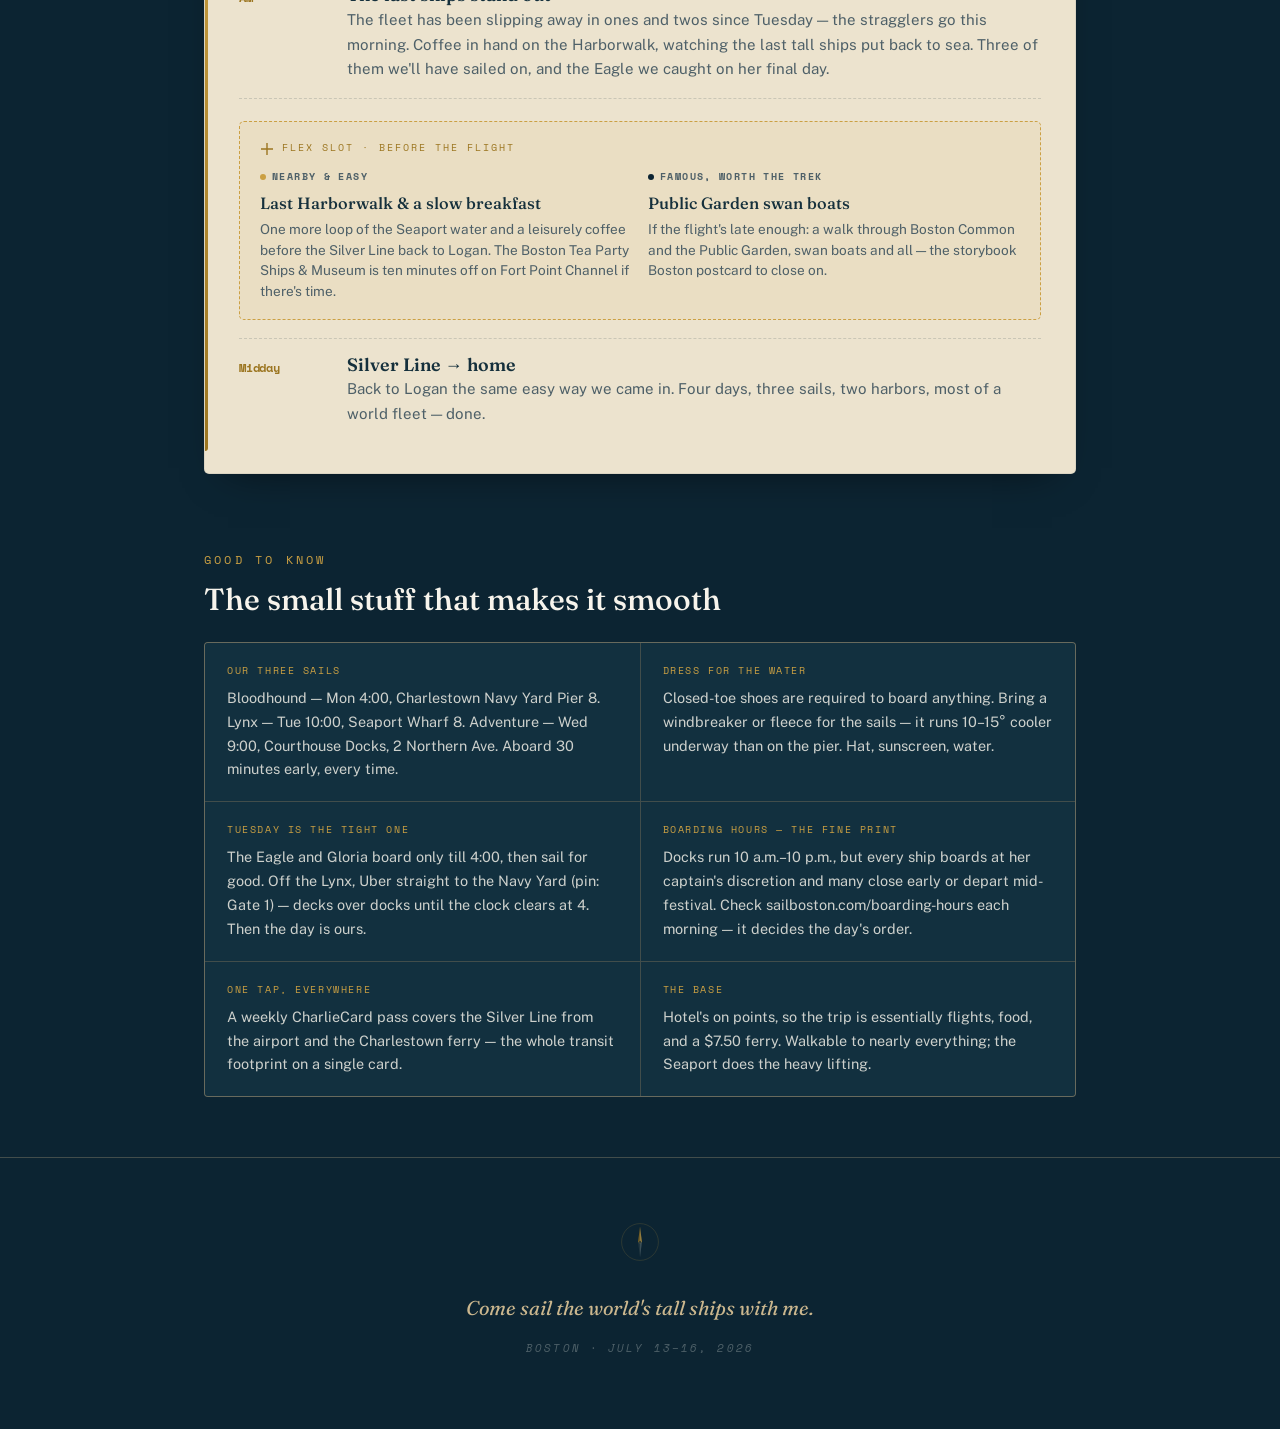
<file: sailboston/index.html>
<!DOCTYPE html>
<html lang="en">
<head>
<meta charset="UTF-8">
<meta name="viewport" content="width=device-width, initial-scale=1.0">
<title>Sail Boston 250 — Four Days on the Harbor</title>
<link rel="preconnect" href="https://fonts.googleapis.com">
<link rel="preconnect" href="https://fonts.gstatic.com" crossorigin>
<link href="https://fonts.googleapis.com/css2?family=Fraunces:opsz,wght@9..144,400;9..144,500;9..144,600&family=Public+Sans:wght@400;500;600&family=Space+Mono:wght@400;700&display=swap" rel="stylesheet">
<style>
  :root{
    --harbor:#0C2432;
    --harbor-2:#12303F;
    --hull:#0A1D28;
    --chart:#ECE3CE;
    --chart-2:#F4EEDD;
    --brass:#CBA043;
    --brass-deep:#9C7621;
    --rope:#CBB78E;
    --ink:#15303C;
    --ink-soft:#4E6068;
    --sail:#F7F4EC;
    --line:rgba(203,183,142,0.28);
    --line-strong:rgba(203,183,142,0.5);
  }
  *{box-sizing:border-box;margin:0;padding:0;}
  html{scroll-behavior:smooth;}
  body{
    background:var(--harbor);
    color:var(--sail);
    font-family:"Public Sans",system-ui,sans-serif;
    font-size:16px;
    line-height:1.65;
    -webkit-font-smoothing:antialiased;
    overflow-x:hidden;
  }
  .wrap{max-width:920px;margin:0 auto;padding:0 24px;}

  .mono{font-family:"Space Mono",monospace;}
  .eyebrow{
    font-family:"Space Mono",monospace;
    font-size:0.72rem;
    letter-spacing:0.28em;
    text-transform:uppercase;
    color:var(--brass);
  }
  h1,h2,h3{font-family:"Fraunces",Georgia,serif;font-weight:500;line-height:1.08;}

  /* ---------- hero ---------- */
  .hero{
    position:relative;
    padding:88px 0 64px;
    text-align:center;
    border-bottom:1px solid var(--line);
    overflow:hidden;
  }
  .compass{
    width:132px;height:132px;margin:0 auto 30px;
    opacity:0;transform:rotate(-18deg) scale(0.9);
    animation:compassIn 1.4s cubic-bezier(.2,.7,.2,1) 0.1s forwards;
  }
  .hero h1{
    font-size:clamp(2.9rem,8vw,5rem);
    font-weight:400;
    letter-spacing:-0.015em;
    margin:0 auto 22px;
    max-width:14ch;
  }
  .hero h1 em{font-style:italic;color:var(--brass);}
  .hero .lede{
    max-width:54ch;margin:0 auto;
    color:rgba(247,244,236,0.82);
    font-size:1.08rem;
  }
  .coords{
    margin-top:34px;
    font-family:"Space Mono",monospace;
    font-size:0.74rem;letter-spacing:0.16em;
    color:var(--rope);
  }
  .coords span{color:var(--brass);}

  .stats{
    display:grid;grid-template-columns:repeat(4,1fr);
    gap:1px;background:var(--line);
    border:1px solid var(--line);
    margin:56px 0 8px;border-radius:3px;overflow:hidden;
  }
  .stat{background:var(--harbor-2);padding:22px 16px;text-align:center;}
  .stat b{
    display:block;font-family:"Fraunces",serif;
    font-size:1.7rem;font-weight:500;color:var(--sail);line-height:1;
  }
  .stat.gold b{color:var(--brass);}
  .stat small{
    display:block;margin-top:8px;
    font-family:"Space Mono",monospace;
    font-size:0.62rem;letter-spacing:0.16em;text-transform:uppercase;
    color:var(--rope);
  }

  .intro{padding:60px 0 12px;max-width:60ch;}
  .intro .eyebrow{display:block;margin-bottom:14px;}
  .intro p{color:rgba(247,244,236,0.8);}

  /* ---------- day cards ---------- */
  .day{
    background:var(--chart);
    color:var(--ink);
    border-radius:5px;
    margin:22px 0;
    padding:34px 34px 30px;
    position:relative;
    box-shadow:0 18px 40px -24px rgba(0,0,0,0.6);
    border:1px solid rgba(21,48,60,0.08);
  }
  .day::before{
    content:"";position:absolute;left:0;top:22px;bottom:22px;width:3px;
    background:linear-gradient(var(--brass),var(--brass-deep));
    border-radius:0 3px 3px 0;
  }
  .day-head{
    display:flex;align-items:baseline;justify-content:space-between;
    gap:16px;flex-wrap:wrap;
    border-bottom:1px solid rgba(21,48,60,0.14);
    padding-bottom:18px;margin-bottom:8px;
  }
  .day-head .no{
    font-family:"Space Mono",monospace;font-size:0.72rem;
    letter-spacing:0.22em;color:var(--brass-deep);text-transform:uppercase;
  }
  .day-head h2{font-size:1.85rem;color:var(--ink);margin-top:6px;}
  .day-head .date{
    font-family:"Space Mono",monospace;font-size:0.78rem;
    color:var(--ink-soft);letter-spacing:0.05em;text-align:right;white-space:nowrap;
  }
  .day-tag{
    display:inline-block;margin-top:4px;
    font-family:"Space Mono",monospace;font-size:0.6rem;letter-spacing:0.18em;
    text-transform:uppercase;color:var(--brass-deep);
    border:1px solid var(--brass);border-radius:20px;padding:3px 10px;
  }

  /* ---------- log entries ---------- */
  .entry{
    display:grid;grid-template-columns:92px 1fr;gap:16px;
    padding:16px 0;border-bottom:1px dashed rgba(21,48,60,0.16);
  }
  .entry:last-of-type{border-bottom:none;}
  .entry .time{
    font-family:"Space Mono",monospace;font-size:0.78rem;font-weight:700;
    color:var(--brass-deep);padding-top:3px;letter-spacing:-0.02em;
  }
  .entry h3{font-size:1.12rem;color:var(--ink);margin-bottom:3px;font-weight:600;font-family:"Fraunces",serif;}
  .entry p{font-size:0.94rem;color:var(--ink-soft);}
  .entry p .ship{color:var(--ink);font-weight:600;}

  /* ---------- SAIL entries: the headline moments ---------- */
  .entry.sail{
    background:linear-gradient(100deg,rgba(203,160,67,0.16),rgba(203,160,67,0.04));
    border:1px solid rgba(156,118,33,0.35);
    border-radius:5px;
    padding:18px 20px;
    margin:12px 0;
    border-bottom:1px solid rgba(156,118,33,0.35);
  }
  .entry.sail .time{color:var(--brass-deep);}
  .entry.sail h3{font-size:1.24rem;}
  .underway{
    display:inline-flex;align-items:center;gap:6px;
    font-family:"Space Mono",monospace;font-size:0.56rem;letter-spacing:0.2em;
    text-transform:uppercase;color:#fff;background:var(--brass-deep);
    border-radius:20px;padding:3px 9px;margin-bottom:7px;
  }

  /* ---------- flex / detour card ---------- */
  .detour{
    grid-column:1 / -1;
    margin:6px 0 2px;
    border:1.5px dashed var(--brass);
    border-radius:5px;
    background:rgba(203,160,67,0.07);
    padding:18px 20px;
  }
  .detour .flex-label{
    display:flex;align-items:center;gap:8px;
    font-family:"Space Mono",monospace;font-size:0.64rem;letter-spacing:0.2em;
    text-transform:uppercase;color:var(--brass-deep);margin-bottom:12px;
  }
  .detour .flex-label svg{flex:none;}
  .opts{display:grid;grid-template-columns:1fr 1fr;gap:16px;}
  .opt h4{
    font-family:"Space Mono",monospace;font-size:0.62rem;letter-spacing:0.14em;
    text-transform:uppercase;color:var(--ink-soft);margin-bottom:5px;
    display:flex;align-items:center;gap:6px;
  }
  .opt .pick{font-family:"Fraunces",serif;font-size:1.02rem;color:var(--ink);font-weight:500;display:block;margin-bottom:2px;}
  .opt p{font-size:0.85rem;color:var(--ink-soft);line-height:1.5;}
  .dot{width:6px;height:6px;border-radius:50%;background:var(--brass);flex:none;}
  .dot.far{background:var(--harbor);}

  .notes{padding:54px 0 20px;}
  .notes h2{font-size:1.9rem;margin-bottom:6px;}
  .notes .eyebrow{display:block;margin-bottom:14px;}
  .note-grid{
    display:grid;grid-template-columns:repeat(2,1fr);gap:1px;
    background:var(--line);border:1px solid var(--line);
    border-radius:4px;overflow:hidden;margin-top:26px;
  }
  .note{background:var(--harbor-2);padding:20px 22px;}
  .note .k{
    font-family:"Space Mono",monospace;font-size:0.62rem;letter-spacing:0.16em;
    text-transform:uppercase;color:var(--brass);margin-bottom:7px;
  }
  .note p{font-size:0.9rem;color:rgba(247,244,236,0.82);}

  footer{
    text-align:center;padding:64px 0 72px;margin-top:40px;
    border-top:1px solid var(--line);
  }
  footer .rose{width:40px;height:40px;margin:0 auto 20px;opacity:0.7;}
  footer p{font-family:"Fraunces",serif;font-style:italic;font-size:1.25rem;color:var(--rope);}
  footer .sig{
    margin-top:16px;font-family:"Space Mono",monospace;font-size:0.66rem;
    letter-spacing:0.2em;text-transform:uppercase;color:var(--ink-soft);
  }

  .reveal{opacity:0;transform:translateY(22px);transition:opacity .7s ease,transform .7s cubic-bezier(.2,.7,.2,1);}
  .reveal.in{opacity:1;transform:none;}
  @keyframes compassIn{to{opacity:0.95;transform:rotate(0deg) scale(1);}}

  @media (max-width:640px){
    .stats{grid-template-columns:repeat(2,1fr);}
    .opts{grid-template-columns:1fr;gap:14px;}
    .note-grid{grid-template-columns:1fr;}
    .day{padding:26px 20px 22px;}
    .entry{grid-template-columns:74px 1fr;gap:12px;}
    .entry.sail{padding:16px 14px;}
    .day-head .date{text-align:left;}
  }
  @media (prefers-reduced-motion:reduce){
    *{animation:none!important;transition:none!important;}
    .reveal{opacity:1;transform:none;}
    .compass{opacity:0.95;transform:none;}
    html{scroll-behavior:auto;}
  }
  a{color:var(--brass);}
  :focus-visible{outline:2px solid var(--brass);outline-offset:3px;border-radius:2px;}
</style>
</head>
<body>

<header class="hero">
  <div class="wrap">
    <svg class="compass" viewBox="0 0 100 100" fill="none" aria-hidden="true">
      <circle cx="50" cy="50" r="47" stroke="#CBA043" stroke-width="0.8" opacity="0.5"/>
      <circle cx="50" cy="50" r="38" stroke="#CBB78E" stroke-width="0.5" opacity="0.35"/>
      <g stroke="#CBB78E" stroke-width="0.5" opacity="0.5">
        <line x1="50" y1="5" x2="50" y2="12"/><line x1="50" y1="88" x2="50" y2="95"/>
        <line x1="5" y1="50" x2="12" y2="50"/><line x1="88" y1="50" x2="95" y2="50"/>
      </g>
      <polygon points="50,10 56,50 50,50" fill="#CBA043"/>
      <polygon points="50,10 44,50 50,50" fill="#9C7621"/>
      <polygon points="50,90 56,50 50,50" fill="#4E6068"/>
      <polygon points="50,90 44,50 50,50" fill="#2C3E45"/>
      <polygon points="10,50 50,44 50,50" fill="#CBB78E"/>
      <polygon points="90,50 50,56 50,50" fill="#CBB78E"/>
      <circle cx="50" cy="50" r="3.4" fill="#0C2432" stroke="#CBA043" stroke-width="1"/>
      <text x="50" y="4.5" fill="#CBA043" font-family="Space Mono, monospace" font-size="5" text-anchor="middle">N</text>
    </svg>
    <p class="eyebrow" style="margin-bottom:20px;">Sail Boston 250 &nbsp;·&nbsp; July 13–16, 2026</p>
    <h1>Four days on the <em>harbor</em></h1>
    <p class="lede">The tall ships of the world gather in Boston for America's 250th. We won't just walk their decks — we'll be <em>out on the water three times</em>, aboard the <em>Bloodhound</em> at Charlestown, the <em>Lynx</em> off Wharf 8, and the schooner <em>Adventure</em> from Fan Pier.</p>
    <p class="coords">42°21′N <span>/</span> 71°02′W &nbsp;·&nbsp; BOSTON HARBOR &nbsp;·&nbsp; 45+ TALL SHIPS FROM 20 NATIONS</p>

    <div class="stats reveal">
      <div class="stat"><b>4</b><small>Days ashore</small></div>
      <div class="stat gold"><b>3</b><small>Sails aboard</small></div>
      <div class="stat"><b>2</b><small>Harbors of ships</small></div>
      <div class="stat"><b>1</b><small>Fireworks night</small></div>
    </div>
  </div>
</header>

<main class="wrap">

  <section class="intro reveal">
    <span class="eyebrow">The base</span>
    <p>Home for the trip is the Hampton Inn in the Seaport — a short walk from where most of the fleet ties up, and one free Silver Line ride from the airport. Nearly everything below is on foot. The one harbor crossing is a ferry to Charlestown, and it doubles as the approach to our first sail. Three times, we leave the pier entirely.</p>
  </section>

  <!-- DAY 1 -->
  <article class="day reveal">
    <div class="day-head">
      <div>
        <span class="no">Day 01 · Landfall</span>
        <h2>Across the harbor, then under sail</h2>
        <span class="day-tag">First sail</span>
      </div>
      <div class="date">MON<br>JUL 13</div>
    </div>

    <div class="entry">
      <div class="time">11:40 AM</div>
      <div>
        <h3>Wheels down, bags dropped</h3>
        <p>Silver Line straight from Logan to the Seaport — free inbound, ~20 minutes, no car needed all trip. Drop everything at the hotel and grab a fast lunch. We have a boat to catch across the water.</p>
      </div>
    </div>

    <div class="entry">
      <div class="time">1:15 PM</div>
      <div>
        <h3>The ferry across ⛴</h3>
        <p>Catch the F4 from Long Wharf to the Charlestown Navy Yard — $7.50, or free on the weekly transit pass, ~10 minutes with the skyline off the stern. The crossing is half the fun, and today it's how we get to our ship.</p>
      </div>
    </div>

    <div class="entry">
      <div class="time">2:00 PM</div>
      <div>
        <h3>The crown jewels</h3>
        <p>Ninety minutes in the Navy Yard before we sail. The Coast Guard barque <span class="ship">Eagle</span> — America's Tall Ship — lies at Pier 1, berthed right behind <span class="ship">USS Constitution</span>, "Old Ironsides," the oldest commissioned warship afloat. Romania's <span class="ship">Mircea</span> and Poland's <span class="ship">Dar Młodzieży</span> are at Pier 4. Eighteen ships fill this yard.</p>
      </div>
    </div>

    <div class="entry sail">
      <div class="time">4:00<br>↓<br>5:30<br><span style='font-size:.62rem;letter-spacing:.05em'>PM</span></div>
      <div>
        <span class="underway">⚓ Underway · Reserved · Pier 8</span>
        <h3>Sail the cutter <span class="ship">Bloodhound</span></h3>
        <p>Ninety minutes on the water, and the first real thing we do in Boston is leave the land behind. Pier 8 is a short walk down the yard from the <span class="ship">Eagle</span>. Be aboard by 3:30 — sails board early and they don't wait. Bring a layer; it's cooler out there than the pier suggests.</p>
      </div>
    </div>

    <div class="entry">
      <div class="detour">
        <div class="flex-label">
          <svg width="14" height="14" viewBox="0 0 14 14" fill="none"><path d="M7 1v12M1 7h12" stroke="#9C7621" stroke-width="1.4"/></svg>
          Flex slot · fold into the Navy Yard hours, or after we step off
        </div>
        <div class="opts">
          <div class="opt">
            <h4><span class="dot"></span>Nearby &amp; easy</h4>
            <span class="pick">Bunker Hill Monument</span>
            <p>Ten minutes' walk from the ships and right on the Freedom Trail. Climb the 294 steps for a harbor view that puts the whole fleet at your feet.</p>
          </div>
          <div class="opt">
            <h4><span class="dot far"></span>Famous, worth the trek</h4>
            <span class="pick">USS Constitution Museum</span>
            <p>Steps from Pier 1, open until 6. Two centuries of a fighting ship's life — and the perfect thing to do with the hour before we cast off.</p>
          </div>
        </div>
      </div>
    </div>

    <div class="entry">
      <div class="time">6:30 PM</div>
      <div>
        <h3>Ashore, best light</h3>
        <p>Ferry back and walk to Seaport Pier 5 for Italy's <span class="ship">Amerigo Vespucci</span> and Argentina's <span class="ship">ARA Libertad</span> as the sun drops — piers stay open to 10 p.m., so we get the marquee ships without the daytime lines. Dinner in the Seaport after.</p>
      </div>
    </div>
  </article>

  <!-- DAY 2 -->
  <article class="day reveal">
    <div class="day-head">
      <div>
        <span class="no">Day 02 · Chase the departing ships</span>
        <h2>Sail her, then beat the clock</h2>
        <span class="day-tag">Eagle's last day</span>
      </div>
      <div class="date">TUE<br>JUL 14</div>
    </div>

    <div class="entry sail">
      <div class="time">10:00<br>↓<br>11:30<br><span style='font-size:.62rem;letter-spacing:.05em'>AM</span></div>
      <div>
        <span class="underway">⚓ Underway · Reserved · Wharf 8</span>
        <h3>Sail the schooner <span class="ship">Lynx</span></h3>
        <p>A replica War of 1812 privateer, and the fastest-looking thing in the harbor. Twelve minutes from our door. Dock by 9:30 — and it's an 87° day, so water bottles and sunscreen from the start.</p>
      </div>
    </div>

    <div class="entry">
      <div class="time">11:45 AM</div>
      <div>
        <h3>Uber to Charlestown — no ferry this time</h3>
        <p>Straight off the <span class="ship">Lynx</span>, grab a car to the Navy Yard (~15–25 min, pin: Gate 1 / Constitution Rd). Three ships over there sail away today, so we spend our minutes on decks, not docks. The ferry gets its turn on the way home.</p>
      </div>
    </div>

    <div class="entry">
      <div class="time">12:30 PM</div>
      <div>
        <h3>The Eagle — before she goes</h3>
        <p>Pier 1, first stop, no detours: the Coast Guard barque <span class="ship">Eagle</span>, America's Tall Ship, boards only until 4:00 today and then departs for good. <span class="ship">USS Constitution</span> — "Old Ironsides" — lies right behind her. This hour is the reason we came early.</p>
      </div>
    </div>

    <div class="entry">
      <div class="time">1:45 PM</div>
      <div>
        <h3>Sweep the yard</h3>
        <p>Also leaving today: Colombia's <span class="ship">ARC Gloria</span> (closes 4:00) at Pier 11, with Ecuador's <span class="ship">Guayas</span> beside her (till 6). Romania's <span class="ship">Mircea</span> boards till 5 at Pier 4 — and Poland's <span class="ship">Dar Młodzieży</span> till 3, if the line is short.</p>
      </div>
    </div>

    <div class="entry">
      <div class="time">3:30 PM</div>
      <div>
        <h3>The ferry back ⛴</h3>
        <p>Clock pressure over — now the F4 crossing is the reward: ten minutes, skyline off the bow, $7.50. It lands us at Long Wharf for the walk down the Harborwalk toward the Fish Pier.</p>
      </div>
    </div>

    <div class="entry">
      <div class="time">4:30 PM</div>
      <div>
        <h3>Fish Pier: the Five Sisters</h3>
        <p>Germany's <span class="ship">Gorch Fock</span> and Portugal's <span class="ship">Sagres</span> both board until 8:00 tonight — no rush, no lines like midday. India's <span class="ship">Sudarshini</span> is alongside till 10.</p>
      </div>
    </div>

    <div class="entry">
      <div class="time">Evening</div>
      <div>
        <h3>The giants, lit up</h3>
        <p>Commonwealth Pier stays open late: Chile's <span class="ship">Esmeralda</span> boards till 10 and Peru's <span class="ship">BAP Unión</span> — the largest ship in the whole fleet — till 9. The two biggest hulls in Boston, floodlit, after the crowds thin. Dinner after, no clocks.</p>
      </div>
    </div>

    <div class="entry">
      <div class="detour">
        <div class="flex-label">
          <svg width="14" height="14" viewBox="0 0 14 14" fill="none"><path d="M7 1v12M1 7h12" stroke="#9C7621" stroke-width="1.4"/></svg>
          Worth watching for · the Vespucci sails today
        </div>
        <div class="opts">
          <div class="opt">
            <h4><span class="dot"></span>The consolation prize</h4>
            <span class="pick">Amerigo Vespucci, departing</span>
            <p>She closed her gangway for good yesterday — but she leaves the harbor today. If she slips her lines while we're on the water or the Harborwalk, that's the most beautiful ship in the fleet under way. Eyes up.</p>
          </div>
          <div class="opt">
            <h4><span class="dot far"></span>If there's a gap</h4>
            <span class="pick">Capitán Miranda, Commonwealth Pier</span>
            <p>Uruguay's schooner boards noon–4 today — an easy add if we're back from Charlestown with time before the Fish Pier.</p>
          </div>
        </div>
      </div>
    </div>
  </article>

  <!-- DAY 3 -->
  <article class="day reveal">
    <div class="day-head">
      <div>
        <span class="no">Day 03 · Split watch</span>
        <h2>A dawn sail, then fireworks</h2>
        <span class="day-tag">Finale</span>
      </div>
      <div class="date">WED<br>JUL 15</div>
    </div>

    <div class="entry sail">
      <div class="time">9:00<br>↓<br>11:00<br><span style='font-size:.62rem;letter-spacing:.05em'>AM</span></div>
      <div>
        <span class="underway">⚓ Underway · Reserved · Solo · Fan Pier</span>
        <h3>Sail the schooner <span class="ship">Adventure</span></h3>
        <p>Two hours aboard a Gloucester fishing schooner — the last of her kind still sailing — out of the Courthouse Docks at 2 Northern Ave, sixteen minutes' walk from the room. She takes her morning calls from the hotel; you take the harbor. Dock by 8:30. Tonight the fireworks launch from this same water.</p>
      </div>
    </div>

    <div class="entry">
      <div class="time">AM</div>
      <div>
        <h3>Desk hours, harbor view</h3>
        <p>She logs a few hours from the hotel (fast wifi, free breakfast). No pressure — with the departing ships already caught on Tuesday, today has no clocks until dark.</p>
      </div>
    </div>

    <div class="entry">
      <div class="detour">
        <div class="flex-label">
          <svg width="14" height="14" viewBox="0 0 14 14" fill="none"><path d="M7 1v12M1 7h12" stroke="#9C7621" stroke-width="1.4"/></svg>
          Flex slot · after the sail, while she finishes up
        </div>
        <div class="opts">
          <div class="opt">
            <h4><span class="dot"></span>Nearby &amp; easy</h4>
            <span class="pick">Fan Pier's fleet + the ICA</span>
            <p>Steps from where you tie up: <span class="ship">Bluenose II</span> (till 6), <span class="ship">Elissa</span> — Texas's own (11–5) — and <span class="ship">Spirit of Bermuda</span> (till 7). The ICA is right there on the water too.</p>
          </div>
          <div class="opt">
            <h4><span class="dot far"></span>Famous, worth the trek</h4>
            <span class="pick">Fenway Park tour</span>
            <p>~15 min by rail. The Sox are on the road, so it's the ballpark tour, not a game — but standing in the oldest park in baseball still counts. Art lovers: swap in the MFA or the Gardner Museum, same neighborhood.</p>
          </div>
        </div>
      </div>
    </div>

    <div class="entry">
      <div class="time">PM</div>
      <div>
        <h3>Festival together</h3>
        <p>Once she's free: the Sail Boston festival grounds at 302 Northern Ave — beer garden, food, the harbor Ferris wheel — and any decks we didn't reach yet (piers open till 10).</p>
      </div>
    </div>

    <div class="entry">
      <div class="time">9:15 PM</div>
      <div>
        <h3>Fireworks over the fleet</h3>
        <p>Stake out Fan Pier by ~8:15 and watch the show break over the harbor with the tall ships lit below. A 16-minute walk home when it's over — no traffic, no parking, no fuss.</p>
      </div>
    </div>
  </article>

  <!-- DAY 4 -->
  <article class="day reveal">
    <div class="day-head">
      <div>
        <span class="no">Day 04 · Departure</span>
        <h2>The send-off</h2>
        <span class="day-tag">Bookend</span>
      </div>
      <div class="date">THU<br>JUL 16</div>
    </div>

    <div class="entry">
      <div class="time">AM</div>
      <div>
        <h3>The last ships stand out</h3>
        <p>The fleet has been slipping away in ones and twos since Tuesday — the stragglers go this morning. Coffee in hand on the Harborwalk, watching the last tall ships put back to sea. Three of them we'll have sailed on, and the Eagle we caught on her final day.</p>
      </div>
    </div>

    <div class="entry">
      <div class="detour">
        <div class="flex-label">
          <svg width="14" height="14" viewBox="0 0 14 14" fill="none"><path d="M7 1v12M1 7h12" stroke="#9C7621" stroke-width="1.4"/></svg>
          Flex slot · before the flight
        </div>
        <div class="opts">
          <div class="opt">
            <h4><span class="dot"></span>Nearby &amp; easy</h4>
            <span class="pick">Last Harborwalk &amp; a slow breakfast</span>
            <p>One more loop of the Seaport water and a leisurely coffee before the Silver Line back to Logan. The Boston Tea Party Ships &amp; Museum is ten minutes off on Fort Point Channel if there's time.</p>
          </div>
          <div class="opt">
            <h4><span class="dot far"></span>Famous, worth the trek</h4>
            <span class="pick">Public Garden swan boats</span>
            <p>If the flight's late enough: a walk through Boston Common and the Public Garden, swan boats and all — the storybook Boston postcard to close on.</p>
          </div>
        </div>
      </div>
    </div>

    <div class="entry">
      <div class="time">Midday</div>
      <div>
        <h3>Silver Line → home</h3>
        <p>Back to Logan the same easy way we came in. Four days, three sails, two harbors, most of a world fleet — done.</p>
      </div>
    </div>
  </article>

  <!-- GOOD TO KNOW -->
  <section class="notes reveal">
    <span class="eyebrow">Good to know</span>
    <h2>The small stuff that makes it smooth</h2>
    <div class="note-grid">
      <div class="note">
        <div class="k">Our three sails</div>
        <p>Bloodhound — Mon 4:00, Charlestown Navy Yard Pier 8. Lynx — Tue 10:00, Seaport Wharf 8. Adventure — Wed 9:00, Courthouse Docks, 2 Northern Ave. Aboard 30 minutes early, every time.</p>
      </div>
      <div class="note">
        <div class="k">Dress for the water</div>
        <p>Closed-toe shoes are required to board anything. Bring a windbreaker or fleece for the sails — it runs 10–15° cooler underway than on the pier. Hat, sunscreen, water.</p>
      </div>
      <div class="note">
        <div class="k">Tuesday is the tight one</div>
        <p>The Eagle and Gloria board only till 4:00, then sail for good. Off the Lynx, Uber straight to the Navy Yard (pin: Gate 1) — decks over docks until the clock clears at 4. Then the day is ours.</p>
      </div>
      <div class="note">
        <div class="k">Boarding hours — the fine print</div>
        <p>Docks run 10 a.m.–10 p.m., but every ship boards at her captain's discretion and many close early or depart mid-festival. Check sailboston.com/boarding-hours each morning — it decides the day's order.</p>
      </div>
      <div class="note">
        <div class="k">One tap, everywhere</div>
        <p>A weekly CharlieCard pass covers the Silver Line from the airport and the Charlestown ferry — the whole transit footprint on a single card.</p>
      </div>
      <div class="note">
        <div class="k">The base</div>
        <p>Hotel's on points, so the trip is essentially flights, food, and a $7.50 ferry. Walkable to nearly everything; the Seaport does the heavy lifting.</p>
      </div>
    </div>
  </section>

</main>

<footer>
  <div class="wrap">
    <svg class="rose" viewBox="0 0 100 100" fill="none" aria-hidden="true">
      <circle cx="50" cy="50" r="46" stroke="#CBA043" stroke-width="1" opacity="0.6"/>
      <polygon points="50,12 55,50 50,50" fill="#CBA043"/>
      <polygon points="50,12 45,50 50,50" fill="#9C7621"/>
      <polygon points="50,88 55,50 50,50" fill="#4E6068"/>
      <polygon points="50,88 45,50 50,50" fill="#2C3E45"/>
      <circle cx="50" cy="50" r="3" fill="#0C2432" stroke="#CBA043" stroke-width="1"/>
    </svg>
    <p>Come sail the world's tall ships with me.</p>
    <p class="sig">Boston · July 13–16, 2026</p>
  </div>
</footer>

<script>
  const io = new IntersectionObserver((entries)=>{
    entries.forEach(e=>{ if(e.isIntersecting){ e.target.classList.add('in'); io.unobserve(e.target);} });
  },{threshold:0.12});
  document.querySelectorAll('.reveal').forEach(el=>io.observe(el));
</script>
</body>
</html>
</file>
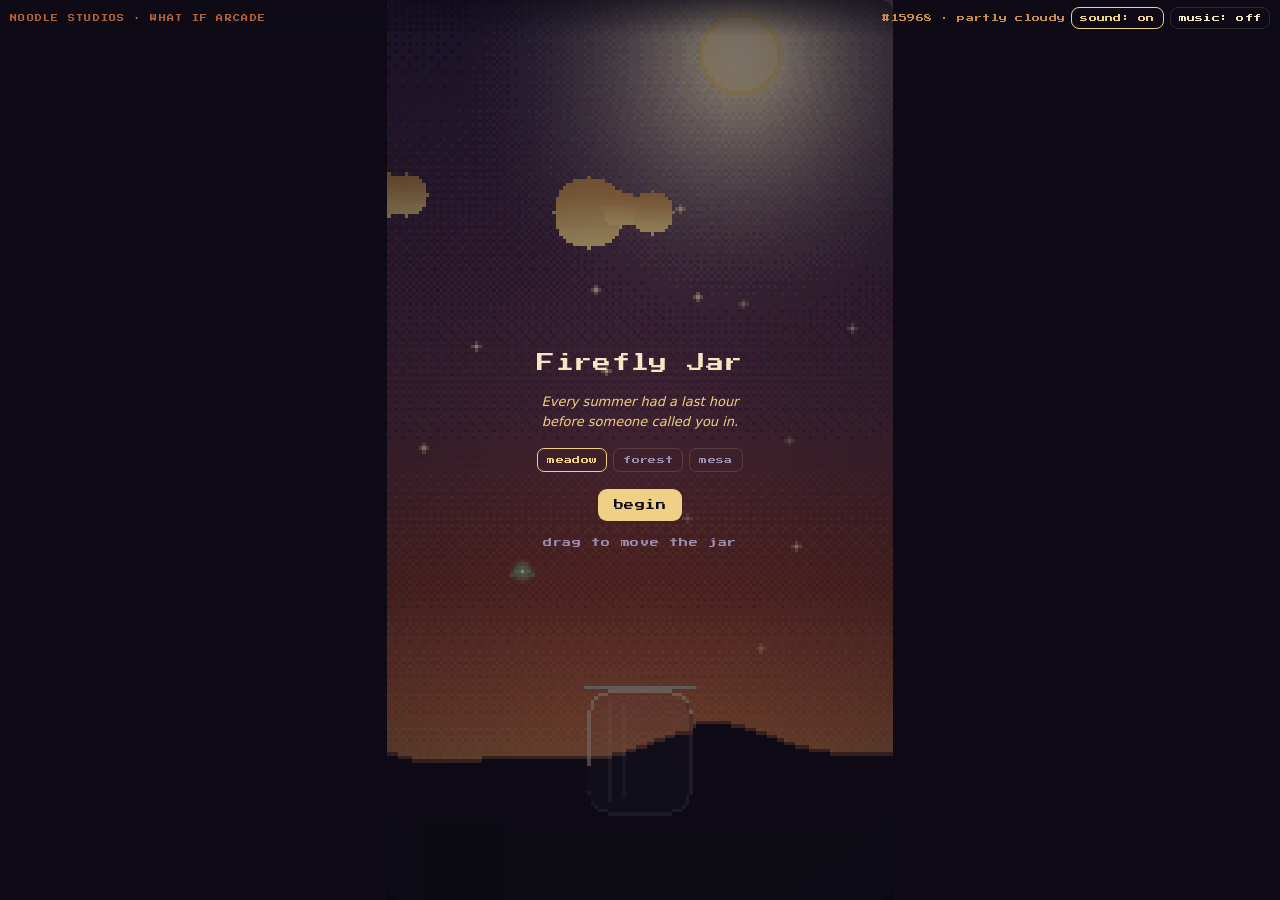
<file: firefly-jar.html>
<!doctype html>
<!-- Firefly Jar · build v0.15 · 2026-06-20 · Noodle Studios / What If Arcade · three scenes (meadow/forest/mesa) for MVP -->
<html lang="en">
<head>
<meta charset="utf-8">
<meta name="viewport" content="width=device-width, initial-scale=1, maximum-scale=1, user-scalable=no">
<title>Firefly Jar</title>
<link rel="preconnect" href="https://fonts.googleapis.com">
<link href="https://fonts.googleapis.com/css2?family=Press+Start+2P&display=swap" rel="stylesheet">
<style>
  :root{
    --night:#0E0B16; --dusk:#1C1530; --duskdeep:#281B3C;
    --amber:#F0CF86; --cream:#F6E7C4; --rust:#D2743F; --dust:#C98F4A;
    --teal:#9FD8D8; --ink:#F6E7C4; --ghost:#9a8fb0; --line:rgba(246,231,196,.14);
    --mono:"Press Start 2P", ui-monospace, Menlo, Consolas, monospace;
  }
  *{box-sizing:border-box}
  html,body{margin:0;height:100%}
  body{background:var(--night); color:var(--ink);
    font-family:ui-sans-serif,system-ui,-apple-system,"Segoe UI",Roboto,sans-serif;
    display:grid; place-items:center;
    margin:0; min-height:100dvh; overflow:hidden;}
  .eyebrow{font-family:var(--mono); font-size:9px; letter-spacing:.18em; color:var(--rust); text-transform:uppercase; opacity:.85;}
  #stage{position:relative; line-height:0;}
  canvas#game{
    image-rendering:pixelated; image-rendering:crisp-edges;
    width:min(100vw, calc(100dvh * 0.5625)); height:auto; max-height:100dvh;
    aspect-ratio:144/256; display:block; touch-action:none;}
  #topbar{position:fixed; top:0; left:0; right:0; z-index:20; pointer-events:none;
    display:flex; align-items:center; justify-content:space-between; gap:8px;
    padding:7px 10px; background:linear-gradient(rgba(14,11,22,.6),rgba(14,11,22,0));}
  #topbar .eyebrow{font-size:7px;}
  #topbar .topright{display:flex; align-items:center; gap:6px;}
  #topbar button.mini{pointer-events:auto; flex:none; padding:6px 8px;}
  .overlay{position:absolute; inset:0; display:flex; flex-direction:column;
    align-items:center; justify-content:center; text-align:center; gap:15px; line-height:1.55;
    padding:24px; border-radius:12px; cursor:pointer;
    background:radial-gradient(120% 90% at 50% 40%, rgba(14,11,22,.36), rgba(14,11,22,.78));}
  .overlay.hide{display:none;}
  .title{font-family:var(--mono); font-size:clamp(15px,5.4vw,18px); color:var(--cream); letter-spacing:.04em; line-height:1.5;}
  .wish{font-style:italic; font-size:13px; color:var(--amber); max-width:24ch; line-height:1.5;}
  .hint{font-family:var(--mono); font-size:9px; color:var(--ghost); letter-spacing:.08em;}
  .close-line{font-style:italic; font-size:15px; color:var(--teal); max-width:26ch; line-height:1.6;
    text-shadow:0 0 14px rgba(159,216,216,.35);}
  .count{font-family:var(--mono); font-size:11px; color:var(--cream); letter-spacing:.06em;}
  .best{font-family:var(--mono); font-size:8px; color:var(--ghost); letter-spacing:.06em;}
  .btn{font-family:var(--mono); font-size:10px; color:var(--night); background:var(--amber);
    border:none; border-radius:9px; padding:11px 16px; cursor:pointer; letter-spacing:.04em;}
  .btn:hover{background:var(--cream);}
  .picker{display:flex; gap:6px; flex-wrap:wrap; justify-content:center; max-width:250px; margin:2px 0 2px;}
  .chip{font-family:var(--mono); font-size:8px; letter-spacing:.04em; color:var(--ghost);
    background:transparent; border:1px solid var(--line); border-radius:7px; padding:7px 9px; cursor:pointer;}
  .chip:hover{border-color:var(--rust); color:var(--cream);}
  .chip.on{border-color:var(--amber); color:var(--amber);}
  .bar2{width:min(340px,94vw); display:flex; gap:8px;}
  button.mini{font-family:var(--mono); font-size:8px; color:var(--ink); background:transparent;
    border:1px solid var(--line); border-radius:8px; padding:8px 6px; cursor:pointer; flex:1; letter-spacing:.03em;}
  button.mini:hover{border-color:var(--rust); color:var(--cream);}
  button.mini.on{border-color:var(--amber); color:var(--amber);}
  .seedtag{font-family:var(--mono); font-size:8px; color:var(--dust); letter-spacing:.04em;}
  :focus-visible{outline:2px solid var(--amber); outline-offset:3px;}
</style>
</head>
<body>
<div id="stage">
  <canvas id="game" width="144" height="256" tabindex="0"></canvas>
  <div class="overlay" id="intro">
    <div class="title">Firefly Jar</div>
    <div class="wish">Every summer had a last hour before someone called you in.</div>
    <div class="picker" id="scenePicker"></div>
    <button class="btn" id="begin">begin</button>
    <div class="hint">drag to move the jar</div>
  </div>
  <div class="overlay hide" id="end">
    <div class="close-line" id="closeLine"></div>
    <div class="count" id="endCount"></div>
    <div class="best" id="endBest"></div>
    <button class="btn" id="again">stay out again</button>
    <button class="chip" id="changePlace">← another place</button>
  </div>
</div>
<div id="topbar">
  <div class="eyebrow">Noodle Studios · What If Arcade</div>
  <div class="topright">
    <span class="seedtag" id="seedtag">#00000 · clear</span>
    <button class="mini on" id="sound">sound: on</button>
    <button class="mini" id="music">music: off</button>
  </div>
</div>

<!-- shared relight kernel (single source of truth: Lab + reader + games) -->
<script>
/* ============================================================================
   relight.js — Noodle Studios / What If Arcade — canonical relight kernel.
   Pure typed-array code: runs in the browser (window.Relight) AND in Node
   (require). One source of truth for the Lab, the headless reader, and games.

   API:
     prepare(img)            -> G-buffer {W,H,N,base,alpha,height,nx,ny,nz,edge,ao}
     cycle(t,W,H,opt)        -> light rig (directional sun/moon, traverse, horizon)
     render(out,g,rig,o)     -> physical foreground relight
     emitters / godRays / shaftsManual / bloom / grade / focus / ditherPalette / paintSky
     compose(g,rig,cfg)      -> full locked pipeline -> RGBA buffer
     MOODS                   -> mood/grade presets
   ============================================================================ */
(function(root, factory){
  if (typeof module==='object' && module.exports) module.exports = factory();
  else root.Relight = factory();
})(typeof self!=='undefined'?self:this, function(){
  'use strict';
  const clamp=v=>v<0?0:v>1?1:v;
  const lerp=(a,b,t)=>a+(b-a)*t;
  const smooth=t=>{t=clamp(t);return t*t*(3-2*t);};
  const mix3=(a,b,t)=>{t=clamp(t);return [a[0]+(b[0]-a[0])*t,a[1]+(b[1]-a[1])*t,a[2]+(b[2]-a[2])*t];};
  function set(buf,W,H,x,y,r,g,b){ x|=0;y|=0; if(x<0||x>=W||y<0||y>=H)return; const i=(y*W+x)*4; buf[i]=r;buf[i+1]=g;buf[i+2]=b;buf[i+3]=255; }
  function blend(buf,W,H,x,y,r,g,b,a){ x|=0;y|=0; if(x<0||x>=W||y<0||y>=H||a<=0)return; if(a>1)a=1; const i=(y*W+x)*4; buf[i]+=(r-buf[i])*a; buf[i+1]+=(g-buf[i+1])*a; buf[i+2]+=(b-buf[i+2])*a; buf[i+3]=255; }

  /* ---- 1. prepare: image -> G-buffer (base/alpha/height/normals/edge/ao) ---- */
  function prepare(img){
    const W=img.width, H=img.height, d=img.data, N=W*H;
    const base=new Uint8ClampedArray(N*3), alpha=new Float32Array(N), lum=new Float32Array(N);
    for(let i=0;i<N;i++){ const r=d[i*4],g=d[i*4+1],b=d[i*4+2];
      base[i*3]=r; base[i*3+1]=g; base[i*3+2]=b; alpha[i]=d[i*4+3]/255; lum[i]=(0.299*r+0.587*g+0.114*b)/255; }
    const A=(x,y)=>alpha[(y<0?0:y>=H?H-1:y)*W+(x<0?0:x>=W?W-1:x)];
    const L=(x,y)=>{const X=x<0?0:x>=W?W-1:x,Y=y<0?0:y>=H?H-1:y,i=Y*W+X;return lum[i]*alpha[i];};
    const h=new Float32Array(N);
    for(let y=0;y<H;y++)for(let x=0;x<W;x++) h[y*W+x]=(L(x,y)*2+L(x-1,y)+L(x+1,y)+L(x,y-1)+L(x,y+1))/6;
    const Hh=(x,y)=>h[(y<0?0:y>=H?H-1:y)*W+(x<0?0:x>=W?W-1:x)];
    const nx=new Float32Array(N),ny=new Float32Array(N),nz=new Float32Array(N),edge=new Float32Array(N),ao=new Float32Array(N);
    for(let y=0;y<H;y++)for(let x=0;x<W;x++){ const i=y*W+x;
      const gx=(Hh(x+1,y-1)+2*Hh(x+1,y)+Hh(x+1,y+1))-(Hh(x-1,y-1)+2*Hh(x-1,y)+Hh(x-1,y+1));
      const gy=(Hh(x-1,y+1)+2*Hh(x,y+1)+Hh(x+1,y+1))-(Hh(x-1,y-1)+2*Hh(x,y-1)+Hh(x+1,y-1));
      const agx=A(x+1,y)-A(x-1,y), agy=A(x,y+1)-A(x,y-1), es=Math.min(1,Math.hypot(agx,agy)*1.2); edge[i]=es;
      let X=(-gx)*(1-es)+(-agx)*es, Y=(-gy)*(1-es)+(-agy)*es, Z=1*(1-es)+0.35*es, m=Math.hypot(X,Y,Z)||1;
      nx[i]=X/m; ny[i]=Y/m; nz[i]=Z/m; }
    for(let y=0;y<H;y++)for(let x=0;x<W;x++){ const c=Hh(x,y); let occ=0,cnt=0;
      for(let oy=-2;oy<=2;oy++)for(let ox=-2;ox<=2;ox++){ if(!ox&&!oy)continue; occ+=Math.max(0,Hh(x+ox,y+oy)-c); cnt++; }
      ao[y*W+x]=1-Math.min(1,(occ/cnt)*7); }
    return {W,H,N,base,alpha,height:h,nx,ny,nz,edge,ao};
  }

  /* ---- 2. cycle: t(0..1) + per-scene path config -> directional light rig ---- */
  function cycle(t,W,H,opt){
    opt=opt||{};
    const warmth=clamp(1 - t/0.52), nightV=clamp((t-0.40)/0.60);
    const mode=opt.traverse||'vertical', az=opt.az||0, elev=opt.elev!=null?opt.elev:0.6;
    const horY=(opt.horizon!=null?opt.horizon:0.72)*H;
    let sunX,sunY,moonX,moonY, sunI=warmth, moonI=nightV;
    if(mode==='horizontal'){
      const arcH=(0.30+elev*0.55)*H, sp=clamp(t/0.92);
      sunX=lerp((0.06+az)*W,(0.94+az)*W, t);
      sunY=horY - arcH*Math.sin(Math.PI*sp);
      sunI=Math.max(0, Math.sin(Math.PI*sp));
      const mp=clamp((t-0.42)/0.6);
      moonX=lerp((0.94+az)*W,(0.06+az)*W, clamp((t-0.45)/0.55));
      moonY=horY - arcH*0.85*Math.sin(Math.PI*mp);
      moonI=clamp((t-0.5)/0.4)*Math.max(0,Math.sin(Math.PI*mp));
    } else {
      sunX=(0.50+az)*W; sunY=lerp(H*0.06, H*1.18, smooth(clamp(t/0.46)));
      moonX=(0.44+az)*W; moonY=lerp(H*0.92, H*0.10, smooth(clamp((t-0.36)/0.62)));
    }
    const cx=W*0.5, cyH=horY, zE=0.45+elev*1.7;
    const dirOf=(px,py)=>{ let Lx=(px-cx)/W*2.2, Ly=(py-cyH)/H*2.2, Lz=zE, m=Math.hypot(Lx,Ly,Lz)||1; return [Lx/m,Ly/m,Lz/m]; };
    const horizon=mix3([244,150,86],[20,16,40],smooth(clamp(t/0.62)));
    const top    =mix3([66,42,92],[8,6,16],smooth(clamp(t/0.5)));
    const ambient=mix3([46,40,70],[16,15,30],smooth(t));
    return { t, warmth, night:nightV, horizonY:horY,
      sun :{x:sunX, y:sunY, z:70, color:[255,206,150], intensity:sunI, dir:dirOf(sunX,sunY), directional:true},
      moon:{x:moonX,y:moonY,z:60, color:[150,172,210], intensity:moonI, dir:dirOf(moonX,moonY), directional:true},
      ambient:{color:ambient}, sky:{horizon, top} };
  }

  const MOODS={
    neutral :{on:false, sat:1.00, contrast:1.00, lift:0.00, vig:0.00, shTint:[.45,.50,.60], hiTint:[.55,.50,.45], tint:0.00},
    comfort :{on:true,  sat:1.12, contrast:0.96, lift:0.04, vig:0.18, shTint:[.52,.46,.52], hiTint:[.64,.54,.40], tint:0.24},
    solitude:{on:true,  sat:0.76, contrast:1.03, lift:0.05, vig:0.34, shTint:[.42,.48,.64], hiTint:[.50,.53,.60], tint:0.28},
    tension :{on:true,  sat:0.88, contrast:1.22, lift:0.00, vig:0.42, shTint:[.40,.44,.60], hiTint:[.62,.50,.42], tint:0.22},
    wonder  :{on:true,  sat:1.16, contrast:0.93, lift:0.08, vig:0.22, shTint:[.40,.50,.60], hiTint:[.54,.62,.66], tint:0.32}
  };

  /* ---- 3. render: physical foreground relight ---- */
  function render(out,g,rig,o){
    o=o||{};
    const {W,H,N,base,alpha,nx,ny,nz,edge,ao}=g;
    const ambFloor=o.ambient!=null?o.ambient:0.20, nStr=o.normalStrength!=null?o.normalStrength:0.42, rimK=o.rimK!=null?o.rimK:3.4;
    const useNorm=o.normal!==false, useRim=o.rim!==false, useGrade=o.grade!==false, useEmis=!!o.emissive,
          useAO=o.ao!==false, aoStr=o.aoStrength!=null?o.aoStrength:0.6;
    const amb=rig.ambient.color, sun=rig.sun, moon=rig.moon;
    for(let y=0;y<H;y++)for(let x=0;x<W;x++){ const i=y*W+x;
      if(alpha[i]<0.03){ out[i*4+3]=0; continue; }
      let R=base[i*3],G=base[i*3+1],B=base[i*3+2];
      let Nx=nx[i]*nStr,Ny=ny[i]*nStr,Nz=nz[i]; const nm=Math.hypot(Nx,Ny,Nz)||1; Nx/=nm;Ny/=nm;Nz/=nm;
      let lr=0,lg=0,lb=0;
      if(useGrade){ lr+=amb[0]/255*ambFloor+ambFloor; lg+=amb[1]/255*ambFloor+ambFloor; lb+=amb[2]/255*ambFloor+ambFloor; } else { lr=lg=lb=1; }
      out._rimR=out._rimG=out._rimB=0;
      function lamp(li){ if(li.intensity<=0.001)return;
        let Lx,Ly,Lz;
        if(li.dir){ Lx=li.dir[0];Ly=li.dir[1];Lz=li.dir[2]; }
        else { Lx=li.x-x;Ly=li.y-y;Lz=li.z; const ll=Math.hypot(Lx,Ly,Lz)||1; Lx/=ll;Ly/=ll;Lz/=ll; }
        if(useNorm){ const dd=Math.max(0,Nx*Lx+Ny*Ly+Nz*Lz), k=li.intensity*dd; lr+=li.color[0]/255*k; lg+=li.color[1]/255*k; lb+=li.color[2]/255*k; }
        if(useRim){ const fac=Math.max(0,Nx*Lx+Ny*Ly), rim=Math.pow(1-clamp(Nz),rimK)*fac*li.intensity*(0.5+0.5*edge[i]);
          out._rimR+=li.color[0]*rim; out._rimG+=li.color[1]*rim; out._rimB+=li.color[2]*rim; } }
      lamp(sun); lamp(moon);
      let oR=R*lr+out._rimR, oG=G*lg+out._rimG, oB=B*lb+out._rimB;
      if(useAO){ const aoF=1-aoStr*(1-ao[i]); oR*=aoF; oG*=aoF; oB*=aoF; }
      if(useEmis){ const warm=(R-B)/255, br=(R+G+B)/765, e=clamp((warm-0.18)*2)*clamp((br-0.4)*2)*rig.night; oR+=120*e; oG+=70*e; oB+=24*e; }
      out[i*4]=oR; out[i*4+1]=oG; out[i*4+2]=oB; out[i*4+3]=255;
    }
  }

  /* ---- emitter (point) lights: fireflies/lamps illuminate the surface ---- */
  function emitters(buf,W,H,g,lights,emitStr){
    const col=[255,210,150];
    for(const f of lights){
      const blink=0.3+0.7*Math.pow(Math.max(0,Math.sin(f.ph)),2), I=(emitStr!=null?emitStr:0.55)*blink, r=f.r;
      const x0=Math.max(0,(f.x-r)|0),x1=Math.min(W-1,(f.x+r)|0),y0=Math.max(0,(f.y-r)|0),y1=Math.min(H-1,(f.y+r)|0);
      for(let y=y0;y<=y1;y++)for(let x=x0;x<=x1;x++){ const i=y*W+x; if(g.alpha[i]<0.03)continue;
        const Lx=f.x-x,Ly=f.y-y,dist=Math.hypot(Lx,Ly); if(dist>r)continue;
        const Lz=6,ll=Math.hypot(Lx,Ly,Lz)||1,d=Math.max(0,(g.nx[i]*Lx+g.ny[i]*Ly+g.nz[i]*Lz)/ll),fall=1-dist/r;
        blend(buf,W,H,x,y,col[0],col[1],col[2], Math.min(0.85, I*fall*fall*(0.35+0.65*d))); }
      blend(buf,W,H,f.x,f.y,255,242,205,Math.min(1,blink)); blend(buf,W,H,f.x+1,f.y,col[0],col[1],col[2],blink*0.5); blend(buf,W,H,f.x,f.y+1,col[0],col[1],col[2],blink*0.5);
    }
  }

  /* ---- Mitchell god rays: occlusion buffer + radial blur ---- */
  function godRays(buf,W,H,g,rig,ray){
    if(rig.moon.intensity<0.05)return; ray=ray||{};
    const N=g.N, occ=new Float32Array(N), mX=rig.moon.x, mY=rig.moon.y, mr=5;
    for(let y=0;y<H;y++)for(let x=0;x<W;x++){ const i=y*W+x;
      if(g.alpha[i]>0.03){ occ[i]=0; continue; }
      const dd=Math.hypot(x-mX,y-mY); occ[i]= dd<mr?1:(dd<mr*4?Math.max(0,1-(dd-mr)/(mr*3))*0.5:0); }
    const SAMPLES=28, density=ray.density!=null?ray.density:0.9, weight=0.5, decay=0.93, exposure=(ray.exposure!=null?ray.exposure:0.55)*rig.moon.intensity;
    const col=mix3([150,172,210],[245,182,120],ray.warmth||0);
    for(let y=0;y<H;y++)for(let x=0;x<W;x++){ let dx=(mX-x)/SAMPLES*density,dy=(mY-y)/SAMPLES*density,sx=x,sy=y,illum=0,decw=1;
      for(let s=0;s<SAMPLES;s++){ sx+=dx;sy+=dy; const ix=sx|0,iy=sy|0; if(ix<0||ix>=W||iy<0||iy>=H)break; illum+=occ[iy*W+ix]*decw*weight; decw*=decay; }
      illum*=exposure; if(illum>0.004){ const onTree=g.alpha[y*W+x]>0.03?1.3:1; blend(buf,W,H,x,y,col[0],col[1],col[2],Math.min(0.6,illum*onTree)); } }
  }
  function shaftsManual(buf,W,H,g,rig,time){
    if(rig.moon.intensity<0.05)return; const mp=rig.moon.intensity,mX=rig.moon.x,mY=rig.moon.y,reach=200,n=6,tn=(time||0)*0.001;
    for(let k=0;k<n;k++){ const ang=1.18+k*0.13+Math.sin(tn*0.22+k*1.7)*0.02,ca=Math.cos(ang),sa=Math.sin(ang),flick=0.8+0.2*Math.sin(tn*0.7+k*2.1);
      for(let s=8;s<reach;s++){ const fx=mX+ca*s,fy=mY+sa*s; if(fy>=H||fx<-2||fx>=W+2)break; const fall=1-s/reach,halfW=1.0+s*0.022;
        for(let w=-halfW;w<=halfW;w+=1){ const px=(fx-sa*w)|0,py=(fy+ca*w)|0; if(px<0||px>=W||py<0||py>=H)continue;
          const onTree=g.alpha[py*W+px]>0.03,e=1-Math.abs(w)/(halfW+0.6),a=smooth(clamp(mp*1.3))*fall*e*flick*(onTree?0.17:0.05);
          if(a>0.004) blend(buf,W,H,px,py,150,172,210,a); } } }
  }

  /* ---- bloom ---- */
  function bloom(buf,W,H){
    const N=W*H,thr=198,br=new Float32Array(N*3),tmp=new Float32Array(N*3),R=2,STR=0.85;
    for(let i=0;i<N;i++){ const r=buf[i*4],g=buf[i*4+1],b=buf[i*4+2],l=Math.max(r,g,b); if(l>thr){ const k=(l-thr)/(255-thr); br[i*3]=r*k;br[i*3+1]=g*k;br[i*3+2]=b*k; } }
    function blur(src,dst,horiz){ for(let y=0;y<H;y++)for(let x=0;x<W;x++){ let r=0,gg=0,b=0,n=0;
      for(let k=-R;k<=R;k++){ const xx=horiz?x+k:x,yy=horiz?y:y+k; if(xx<0||xx>=W||yy<0||yy>=H)continue; const j=(yy*W+xx)*3; r+=src[j];gg+=src[j+1];b+=src[j+2];n++; }
      const o=(y*W+x)*3; dst[o]=r/n;dst[o+1]=gg/n;dst[o+2]=b/n; } }
    blur(br,tmp,true);blur(tmp,br,false);blur(br,tmp,true);blur(tmp,br,false);
    for(let i=0;i<N;i++){ buf[i*4]=Math.min(255,buf[i*4]+br[i*3]*STR); buf[i*4+1]=Math.min(255,buf[i*4+1]+br[i*3+1]*STR); buf[i*4+2]=Math.min(255,buf[i*4+2]+br[i*3+2]*STR); }
  }

  /* ---- expressive: colour grade + focus ---- */
  const cl=v=>v<0?0:v>1?1:v, ss=(e0,e1,x)=>{ x=cl((x-e0)/(e1-e0)); return x*x*(3-2*x); };
  function grade(buf,W,H,G){ if(!G||!G.on)return; const N=W*H;
    for(let i=0;i<N;i++){ let r=buf[i*4]/255,gg=buf[i*4+1]/255,b=buf[i*4+2]/255;
      r=(r-0.5)*G.contrast+0.5; gg=(gg-0.5)*G.contrast+0.5; b=(b-0.5)*G.contrast+0.5;
      r=G.lift+r*(1-G.lift); gg=G.lift+gg*(1-G.lift); b=G.lift+b*(1-G.lift);
      const l=0.299*r+0.587*gg+0.114*b; r=l+(r-l)*G.sat; gg=l+(gg-l)*G.sat; b=l+(b-l)*G.sat;
      const sw=1-l,hw=l; r+=((G.shTint[0]-0.5)*sw+(G.hiTint[0]-0.5)*hw)*G.tint; gg+=((G.shTint[1]-0.5)*sw+(G.hiTint[1]-0.5)*hw)*G.tint; b+=((G.shTint[2]-0.5)*sw+(G.hiTint[2]-0.5)*hw)*G.tint;
      buf[i*4]=cl(r)*255; buf[i*4+1]=cl(gg)*255; buf[i*4+2]=cl(b)*255; } }
  function focus(buf,W,H,G){ if(!G||!G.on||G.vig<=0)return; const cx=W*0.5,cy=H*0.55,md=Math.hypot(cx,cy),v=G.vig;
    for(let y=0;y<H;y++)for(let x=0;x<W;x++){ const dd=Math.hypot(x-cx,y-cy)/md,f=1-v*ss(0.32,1.0,dd),i=(y*W+x)*4; buf[i]*=f;buf[i+1]*=f;buf[i+2]*=f; } }

  /* ---- dither + palette snap (pixel-art correctness) ---- */
  const BAYER=[0,8,2,10,12,4,14,6,3,11,1,9,15,7,13,5].map(v=>(v/16-0.47));
  const PAL=[[14,11,22],[28,21,48],[40,27,60],[58,44,82],[92,72,112],[138,58,40],[210,116,63],[201,143,74],[240,207,134],[246,231,196],[150,172,210],[159,216,216]];
  function nearest(r,g,b){ let bi=0,bd=1e18; for(let p=0;p<PAL.length;p++){ const c=PAL[p],d=(r-c[0])*(r-c[0])+(g-c[1])*(g-c[1])+(b-c[2])*(b-c[2]); if(d<bd){bd=d;bi=p;} } return PAL[bi]; }
  function ditherPalette(buf,W,H){ const amt=30;
    for(let y=0;y<H;y++)for(let x=0;x<W;x++){ const i=(y*W+x)*4,o=BAYER[(y&3)*4+(x&3)]*amt,c=nearest(buf[i]+o,buf[i+1]+o,buf[i+2]+o); buf[i]=c[0];buf[i+1]=c[1];buf[i+2]=c[2]; } }

  /* ---- sky + sun/moon discs (clipped at the floor) + stars ---- */
  function disc(buf,W,H,cx,cy,r,c,maxY){ for(let y=-r;y<=r;y++)for(let x=-r;x<=r;x++){ if(x*x+y*y<=r*r && (maxY==null||cy+y<maxY)) set(buf,W,H,cx+x,cy+y,c[0],c[1],c[2]); } }
  function halo(buf,W,H,cx,cy,r,c,a,maxY){ for(let y=-r;y<=r;y++)for(let x=-r;x<=r;x++){ const d=Math.hypot(x,y); if(d<=r && (maxY==null||cy+y<maxY)) blend(buf,W,H,cx+x,cy+y,c[0],c[1],c[2],a*(1-d/r)*0.5); } }
  function paintSky(buf,W,H,rig,cfg){ cfg=cfg||{}; const horY=H*0.78;
    for(let y=0;y<H;y++){ let col=y<horY?mix3(rig.sky.top,rig.sky.horizon,y/horY):mix3(rig.sky.horizon,[10,8,18],(y-horY)/(H-horY));
      for(let x=0;x<W;x++){ const i=(y*W+x)*4; buf[i]=col[0];buf[i+1]=col[1];buf[i+2]=col[2];buf[i+3]=255; } }
    if(cfg.stars!==false && rig.night>0.05){ const tn=(cfg.time||0)*0.002;
      for(let s=0;s<70;s++){ const sx=(s*97)%W, sy=((s*53)%Math.floor(H*0.6)), tw=0.5+0.5*Math.sin(tn+s); blend(buf,W,H,sx,sy,200,210,230,rig.night*0.7*tw); } }
    const fl=rig.horizonY;
    if(rig.sun.intensity>0.02 && rig.sun.y<H){ disc(buf,W,H,rig.sun.x,rig.sun.y,4,[255,224,170],fl); halo(buf,W,H,rig.sun.x,rig.sun.y,16,[245,170,90],rig.sun.intensity*0.5,fl); }
    if(rig.moon.intensity>0.02 && rig.moon.y<H){ disc(buf,W,H,rig.moon.x,rig.moon.y,4,[214,224,238],fl); halo(buf,W,H,rig.moon.x,rig.moon.y,14,[150,172,210],rig.moon.intensity*0.4,fl); }
  }

  /* ---- compose: the full locked pipeline -> RGBA buffer ---- */
  function compose(g,rig,cfg){
    cfg=cfg||{}; const W=g.W,H=g.H, buf=new Uint8ClampedArray(W*H*4);
    const L=cfg.layers||{}, D=cfg.dials||{}, ray=cfg.ray||{mode:'mitchell'};
    paintSky(buf,W,H,rig,{stars:L.stars,time:cfg.time});
    const fg=new Uint8ClampedArray(W*H*4);
    render(fg,g,rig,{grade:L.grade,normal:L.normal,rim:L.rim,ao:L.ao,emissive:L.emissive,ambient:D.ambient,normalStrength:D.normalStrength,rimK:D.rimK,aoStrength:D.aoStrength});
    for(let i=0;i<g.N;i++){ if(fg[i*4+3]>0){ buf[i*4]=fg[i*4];buf[i*4+1]=fg[i*4+1];buf[i*4+2]=fg[i*4+2];buf[i*4+3]=255; } }
    if(L.fireflies && cfg.fireflies) emitters(buf,W,H,g,cfg.fireflies,D.emit);
    if(ray.mode==='manual') shaftsManual(buf,W,H,g,rig,cfg.time);
    else if(ray.mode==='mitchell') godRays(buf,W,H,g,rig,ray);
    if(L.bloom) bloom(buf,W,H);
    if(cfg.grade && cfg.grade.on){ grade(buf,W,H,cfg.grade); focus(buf,W,H,cfg.grade); }
    if(L.dither) ditherPalette(buf,W,H);
    return buf;
  }

  return {prepare,cycle,render,emitters,godRays,shaftsManual,bloom,grade,focus,ditherPalette,paintSky,compose,MOODS,clamp,lerp,smooth,mix3};
});

</script>
<script>
/* ============================ CONFIG ============================ */
const CFG = {
  W:144, H:256, DURATION:45, DITHER_Q:16,
  SUN_X:0.70, MOON_X:0.30, SUN_GLOW_R:86,
  FAR_HILL:212, GROUND:236,
  JAR_W:30, JAR_H:36, JAR_BASE:24, JAR_EASE:0.18, REFRACT:4.0,
  FLIES:13, MAX_CLOUDS:8,
};

const STOPS = [
  { h:0.00, sun:'#281B3C', night:'#0E0B16', delay:0.00 },
  { h:0.46, sun:'#5A2E40', night:'#140E1E', delay:0.10 },
  { h:0.66, sun:'#8A3A28', night:'#1C1530', delay:0.20 },
  { h:0.80, sun:'#D2743F', night:'#281B3C', delay:0.30 },
  { h:0.90, sun:'#E8A85A', night:'#3A2236', delay:0.40 },
  { h:0.96, sun:'#F0CF86', night:'#4A2A30', delay:0.46 },
  { h:1.00, sun:'#F6E7C4', night:'#5A3030', delay:0.50 },
];
const C = {
  cream:[246,231,196], amber:[240,207,134], rust:[210,116,63], dust:[201,143,74],
  rustDeep:[138,58,40], night:[14,11,22], moon:[222,210,182], duskdeep:[40,27,60],
  glass:[150,180,200], teal:[159,216,216], windowLit:[245,200,120],
};

/* ============================ helpers ============================ */
const W=CFG.W, H=CFG.H;
const clamp=(v,a=0,b=1)=>v<a?a:v>b?b:v;
const lerp=(a,b,t)=>a+(b-a)*t;
const smooth=t=>{t=clamp(t);return t*t*(3-2*t);};
const hex=s=>[parseInt(s.slice(1,3),16),parseInt(s.slice(3,5),16),parseInt(s.slice(5,7),16)];
const mix=(a,b,t)=>[lerp(a[0],b[0],t),lerp(a[1],b[1],t),lerp(a[2],b[2],t)];
const dist=(x,y)=>Math.sqrt(x*x+y*y);
const BAYER=[[0,8,2,10],[12,4,14,6],[3,11,1,9],[15,7,13,5]];
const STOPC = STOPS.map(s=>({h:s.h, sun:hex(s.sun), night:hex(s.night), delay:s.delay}));
function mulberry32(a){return function(){a|=0;a=a+0x6D2B79F5|0;let t=Math.imul(a^a>>>15,1|a);t=t+Math.imul(t^t>>>7,61|t)^t;return((t^t>>>14)>>>0)/4294967296;};}

const cv=document.getElementById('game'), ctx=cv.getContext('2d');
const img=ctx.createImageData(W,H), buf=img.data;
const bgsnap=new Uint8ClampedArray(buf.length);
function setPx(x,y,r,g,b){ x|=0;y|=0; if(x<0||x>=W||y<0||y>=H)return; const i=(y*W+x)*4; buf[i]=r;buf[i+1]=g;buf[i+2]=b;buf[i+3]=255; }
function blendPx(x,y,r,g,b,a){ x|=0;y|=0; if(x<0||x>=W||y<0||y>=H||a<=0)return; if(a>1)a=1; const i=(y*W+x)*4; buf[i]=lerp(buf[i],r,a);buf[i+1]=lerp(buf[i+1],g,a);buf[i+2]=lerp(buf[i+2],b,a);buf[i+3]=255; }
let FOREST_PX=null, FOREST_READY=false, FOREST_G=null;
const FOREST_B64="[base64]/z95LfG6SHLizObMznbaJr4GxBvceu9E/cuLeLzu35P204vuz4YXfGD5Hv6w/QSIReT6AdD962dAfQPUARBe+BMg5ib9ZyLdLx4XrIDsn0z59QnQM4nIMA0q/Qpo+aj4yADUd0AvuaZ3+wvTrh0QAbInQPQnX/AomhtPu6XiPY2k0yYPLjicgOBlFLqlT/T3WW7J3ck2SDMZJz9xTeCKmwzRB0C3qBqR5O/6u+x7tMp7nI33PFukGOHNW9yEmvx613WRArou5VHf74hMkN7T6LokbsmOG8rRfuzjSwd0jY8wEa5SPQEZiX45amw3o3fTiapgL4pxU1l98E4ulXSqcu2A+Ddd1K4h3QaIxt3ugHoFhBe+5ftm3C3jsjKN9b23pN76Wn4hkkx2GSAQbwSkl2sHtS5/95+DIjC5Hif/PgS/qOzLwRCdNJ5+U4Wt7YbmknkTIgdAN477VqXR/PslcZoczVkFJBcNOTkDmtxhCd3l+pRVtm5YA/I7QJfw/MDvgAYmBdTJZdUOIfP1N6EN/+H+uDaJlafuptOUg1e2TNqTDqS+6qGh4ebXbpL1cE49M3h+E2kCMt3Nps1l8GH8843/cX8ILZJ8MmyOjxqlNXfVp4pGVFEPQJNH0zsbwEiN1Cuhls7PnNqs0/jltjhMfXph6msMJTl10v33+DNFovMPZ32SmVelb6eddqIZoFTfbh3M9xlQbu7JNQwu3/I51O57w2qH6wRIWbgBIgWUh6ibQIkYptuOtEmbwSDu1z851CdABz4qNVpxMFTCB1EkAN1U0v+UQj/wa/OmqYjH7mGvgMgBiUxIRApovNr475eXHHQzOStW+hCfADF1MOdK7Ku+foLEVADBcXZW0AKIVwq5RuJwoOXfAUkCouL6JKCVQkR57NHnZZlcIz1o8m+AJPR/6JOU8aAa0Ro3rlGHizVPOqFo/waIXYK6H3DFolptNSZknuQhDNIvZvz1vwARnQHxcGzsB6kNVKA/BYqT2sN6/BPLglW8xvM8PPa/P5NhOQRf7ckfcEAjmv8N0DmeNyEaHJsaJb2L8Av5EyDV12IG5DdAoNKI1tyCXC7h6zXVR22fo9X5kt8YJkUpF8sgFwp7gaMm/L7IxwyD2Won0LtUzIxWF0AWVN2ACiuTaWrIvwDqU3UGoNsa/HO0qlkHAhOuYhVRpF7lLwHxMdugTpzxzKMf+RoAqXgmV26XZby9h4qM71+cyZX7Evc3LPtxxz30gU4T0RTJZj7sK7mO8zN8fQOEgiV/ybJpN/sANDxHUSI8KoAZizFZaP8VkJLQoi07DtfUhPTkwA4VNcK9CogeAI2zzz3s0VenUcx6jDuIcGjPFiBbZ0A8eNhmrC2a9DjGBoOY4kZOXZb3519q/Lprlki+jK/0lE0KRTpmz9NaJqSHw/A6X3VFylbVM6/qJ3S125lb8h2Qp2PcuHIxxSO2QiX/Y/KjXZec/OhIg2i0wzMoVWmfCUheksCosluqBWo/v64ZoIGbdj46txjdFGK2kJQAUL2bGcnap9za6B8AxdtP8TQc5vvDlTzDsC3uSY1OwjbfoeI/AFJ60+nIII3uSzRR0ZGrRNlERYw0ypSfQw8PLC+uF14AobZskVqsgAaTahaW+vU7Za6LQst/AAT6pgUhQopvHBFNByZVar8C0lQKVTiLil7NsLlv8C1hjO/LR4ne9u+loKX+85jen4CEqk7XE2cVqdQF8y3XyH+85B3VIDmCoaqqZQVkIVh4UlpkmHDUha2O7Tj0rwGR6sOHgL66Pf5DBRQkmk69CAKiWlB6n39VdbqEgt8B9QhSpw0xqswMCHtcthb2fsgR9SVIXURoZdkdSkfuRRWgRCaG82tTiiz2/h+KQUOF5MfvgLaalbqkEmpQ/[base64]/BHQtKzEFrgBIA/[base64]/yZcaVIYRqNMTkk7nCVJo49ieR5ZS4ulZtjM5lfZegqiXumqNsr01UXSaiiuNYJ0BT+DRAFoHkY3ihFyUoCVR9f9fXkIFO2A80waKmOTBeMIpEMbWIR/r8MXu9fAs+1dFiIFsAoMzLqvA/xXwtIalspJBJJNDEP23G9t/Yue6CY02hTNAVEtb7R1joj1uJBwjVNpNT+zd57vSvTHlPNmogPKWcqfsbmD01A5Elqy+ebruAfG+KmxZGSpxrqQu2onTJwiTTqeAZkh0K1iGqOmd/9wdirAsIY0SsW0+k7AtrTbJAKUtJMszfubHL9Bx/[base64]/is66hpvBSBrSHZA3qw0WSvPgOIlL01HBZQ9A5NMkIs2S9zM02AzdaMcaPxCwxjG1Yks7Ssgbwp1OAT9kBqwU98PU7PLmQ6cgIiXboMA5B7NIM8XpvnJAkCcrRbgUSzZ/[base64]/gJQdGOHg5+0eW5ptJyGRa6QhXYKVV6TKQ+9DXltWSnmU/hU4aw2dMpZ6zXoGA0xKZA1GWIeCf8CyN5wqrhugKZct4WMNr6ASh3royCkX4JoOGV6wk61+qVXpZvpKBpchNH9oPBYoq+e3NP6XAQCj6gm76JitwGaHQv9WJ7BgkBp6g/b1J+GKZA4XEi1tp4uLFOutZV0FdCaOsqT/Mw17S6edNEUkdX/6FyJrtWZEyA6Gj0nFfp+j2beddElHOXfp9I4b4CWIqi7c1AwRhtpwxRX+95ONKaIrB59bOEwPU6lg6It4pUpNyyHxijX/PJVOs/aYYVPpgtTQkJw23QA1M+AJm31iL1sxW+SJ+BYrY8k1gqoJu8AELiLdphvCRt1i4GJv0UdaGSXjgEcMyyA3JYloOFQc8RCPdxFO+lqN67Btc/6+rrF7MKevMgSlUlJXlg28kNLoYOHhx+9qvFuf9PMbV+jFDyk9XMiJsfkrF+jU6lO9XrK9JcbKIIE1IFZhM1HESyKzVk8H/697kt96bDGhg7Xng+AsJic9tXq+dOd8J7sRxn/Okz6DRCy7PT2HgUKjM4+Z4eQO2s/fron5XJtta1MOyD2/DR5/+dUeqOX+Fvjx9alu7Q6IIVUUy9Gb1xlA+QJ07Sw43L3f49nrHO2mPNaiXZPJrNYoQ5oqSgqIEzEkPpXnPNMXhoeov2hHZ/RBantJ+Eaq55dWbYC4jVW1GwXYW7FUmDyLM9MFVB/D6hMxGSBTZVPZi0cXDrt3/qptzOBhgiT85tQlwYDBERLbJ49PNplLc8dZydAeL6z5FVHBRZAlrRNc9Nj1AiiNLKA+nFq+jSG09c2q+3YWzMKTF1EtHboO1/H4z+L0eUZOyxUnNRkdJWF/a2A+gEQnQF5uPUx9yHufcNH9BqKHQCV7kv1B8qmAEoLif5vNIY8J2LE+nEjf+dOVZmNoOJRtqVDWHN7ZZeCh1er5+DS/UAeyXF74N0s/xQ/Wmqxt639qTugSOlXQCEZJyNWAUHVK/4+AKI6vE3Fpy6Tn5wzxeVlU3ZbHK1llzhufRnkoKIMfwJUIuLymoO7NwHGmPLKsku7CHBkqU4JmbFODyKs3C7UpW6H41c1OO7Tss5k46GduRulisYIxVbHNIseGgW8XTcEheiZQDMSvODyW0v+GJFesp6eM13GzaBNzkeTe9XVvPQeYvLd/bqWjdW8FchVenQuoOTNngDB9ZsvBIlB6WSZLCZJj9DVSjp8n3MzuwtZNOhlV/coiiolN9WzophWlyuggkiLF3P8KRtTToBYICQLnegGtRNBwmlt826ZYAdA7l+HSQIpCErPMIi3M7/kSMO2h4UvVe5tpqnF4gNgWUdAy5Dj0szRT0E0i/POXajoJGXo6M5AO7PQnBSiAyCoI/WDYjwGQffhc0AUhyABsW9oSVouLPMuwV0xSgolY8dD9jw8xj9JoOIYcZ4yaCLnTNJ5GHQGxEkh9sGFRV9/[base64]/vDsU9mhf6rUVh0GqDT36CqgmkaB5RrKcpwehjRky0jPPYZXkbFwi95ADSHBNgzESXoWQHRCZD3NJc8g1yrOYNcrAHivV/[base64]/nphjz/Y+A0gyt9umLP8S4YSPSeH3pEGYBK/EvgKBi9QyIIEXhhjn4XlPBAainpiZUXPGOGOlLVeVKlryZdYSva88Ql4DLfSkC88P4T8bOjidA1ZbtFApzf8gI02qSe4k9MF61NoPvgMBjzL03JYTxk/Rc4kj3voemjrye9Q97B0f/CIjAezmcWIYhz/EBW2jGuIfEANmEGmEcM7hp5hJu9AAog5WsvUfQyUXNzBlKORv89C17WAjKJC5B3zkfAEGjNUHijDJXVTzz9B/XEZierhJ/AuTZusijUwSKBIBopRDniXVKFkX83HtWAdEnQDkwrSXOBKQ9KNN6BCDKz+rp35BVYM4xEPY/rB9ig3QboAilPSIFQEWG7LPcDuQ3Yy6jbHGwvZTW/sAJCINDqoAwJ97UGEMd+gTIWVZd0yPXJJ1om6B1V9XHXdIHOgLy6WHax4AqIMpPBkHaiwvuD0nKHwiiNepFm/YJkFDPsqPuQVGfZAFEYboR0CbXXIpG89pzeFNnwr35XChy4jiOPQCNBQAUd6BbIAEQL4AweF14xrEdzsN7B9TmCg0ApPsGNgqNEucYReveh2+A/vrVdsU4WWZ5fgREtZRob4LExxzFM0DXny7FubKp+wjIV4pOh1JaAoqxDB0KgWDDgxuuU3eE1b55ynoBNLf0zIsiIFoB3b/9J77aVEaq1fqMpcUGBZ+oq47surmlABo9RoKAyAFVCsGGjwR0Ra+X/[base64]/[base64]/w51u14rJwio7huugGrEZ0PG03kYrqacSgv+o2Vbaa0iquPQ96WfmTgvjWa0UoiyeUD0wOufMyBfcLz0ndcnQViwUzPSo8S5tIZm+WcaePWMy6KOuNgExMvElAhJqyUgW+csCIg5NvVhqU6X2UQCAYYHLDytyYaSCDdAUpcilIGtkgVcQ+ysmkefg6/7KVU93WjDmJpU75OhfME+ei0NA1ebP1wkh3xQCocE3aXJfTRRBMaW9uhHWXZGqwvMwpjbUPd+nULZCkE52wMjPbPj1spC7LvLV0A+D9Bx3bp3youv/8B6qy4Mxa4maZs0S/QQ+T9EOOpV05gwNvG10vIcftm+H2Gs7GDYV/pUwKPMTNvKN8x32SAiTLuR1AaqpHkK1rq9MopUICLhXEsd/IWapu54wZC1dI3qfvlpHbGTYAFk0/nnJYUFkBMrEclS0xS4z2QDdFXogPKYQcFnLcQYW1zVtwTh5JfFs9F3LrYqnmJytcUSlkRsNxNrTMJW5vquHVCkoTybGVq/b+1UhJGrS8U6ql06euflY/NUArJtK2LWGhqKW/YGxoCwV8q9YEUh2n1fqV3FGfRQNlPZ5jCcPST18sSXiuXlWnYIxCYHyCIu622wv55yo4fgfLbL/toDGfuiYiDcAV1KHLGV4rhzh3Obl44A7u3iXAD5iPk2MY6AzGyBC5CLqSagfDwGz5FAwYFlp/CIw+zD5LCtXf8Sc6LZv0i5zs1UYo3sZli6UStpO+IwmeMbOZqcXYweOgUfZhd6LL1mYogSq3HF0p43evgGM61U2zoxJhAgsZKo5tp0aBJoYDI4/77mR6gutYluGh+kA00i62KkaIOZs5ipEeyyBsiaw8U2W136fztusd2otOyaKZVYhqUfVyS4wUa32VAlD02xl19TAXlPrwOxT8mp4ABE+TQG98u43h8CuhyQXqMdVjnogmQJYsC/6r1KDlbOBQCeCh6MI8HRd/FzwPuwq2vnIjy8/P4Q9gUAVzT6RZBHFwCQbxUV9vG7EE62DeeCyxYK7xbA+8KIFy9/hlQve9BQn2ZXlW/LjmvDTjvB7V8rnsqdq3KJKthwQ3w02XcAHKYnh5966W7m2AffDjw8cXTlDLzmgd1ImMc+ABUjb5ZrZmccEDjPZ5694xW70oy3T+I7oHClyR/0glOU9ui73AS/L0B0L3EFdNnTUIxlrkpswavOPog/4UatWyvNVZCkNR2f6V/[base64]/4iRvG5ixDBQ2DqsWHAkCMdu1b9mP2BXBVRfAsicpPoe1odFiW0LqoDqMnXt0oMHOy7+mrslLAAIHrtiJAADHHCN0ZcRyfxUN6VPz3Vo8IQXXqaEIl/kywp1GeuVevjJ7Tpoh6gJc5mb2Kbwmy/PYFsOBCoJkdkxQUAPfiCv5p1XA0zn55f5Q2jIFq1aNomLygarwjV2OTumsSoZTDij49wfVsfgU3G88K/WPqpXh6Uh3L95Fj5vGgN6CeiwOOIBkDcJOgFo35Ad5P0KKBaTceyKioxCToB/AhSD53HWBDjNVfg4w7GMoB/8NIn5XDfmfNC9WwahhcohH2zLNGgsbIqpA83RvgIEzYXmDbL3H34EhNOawTj2tXu2YoU4hRFSEXz2ZfVnVKmlXpl0kmV+6wGQL/tjzrxErDnGVv34hcV5Tv/L4rk1pJsQ6ynznqQyNImPCDKvANIrsSq/tECz7N48JGVOXPSnfVVAErvZEBBF6+kaMTDFLtnsYAeLLUENLn8WBe3dqJIj2O4DLV0EYwKv1ych8HaKA1CUOIpo4JeBTHCZfNRGGAZc9Dly5uWvgNBEpJdoq+/Mm3J/j54OE+SCQhtJhjve6B+bAz1Fui0ZXZ5cog4QxHC2P5M5JhU2wjCYCYYF8v5bMCeQc0/C0YEWCq8+lC+Soz30fgDizgSABPIjBccKKHBEaUEBqfoVkHFfR7KvpXcfSLziFrlPhrjRvl8uD+oZ8dlIn27d9rtlHYmQ1QOLqvS6ZtTjYm97XbdkqaU6A8ojaOIc0w/[base64]/1Z8FE9TgCJjr15oj1ZOF03MoGEHCK5FKYDQA+FlL8lGMCoNj/B40rIjmGKC1j6w9afH5C0PAbdN7Lm4ieFxptnVQ6kQOjTzxVPFD8eloyQcH/4AG9lyvrSOC/RY/QEj0cA/gflhCqdnm4tyqcjdN9wej3qMx8f2Kl/CDYAoNk8vi2UMkLnS57iKAVDswv8PHeX1BsiJjWcAAAAASUVORK5CYII=";
(function(){ const im=new Image(); im.onload=function(){ const c=document.createElement("canvas"); c.width=144; c.height=236; const g=c.getContext("2d"); g.drawImage(im,0,0); FOREST_PX=g.getImageData(0,0,144,236).data; FOREST_READY=true; try{ FOREST_G=Relight.prepare({data:FOREST_PX,width:144,height:236}); }catch(e){} }; im.src="data:image/png;base64,"+FOREST_B64; })();
let MESA_PX=null, MESA_READY=false, MESA_G=null;
const MESA_B64="[base64]/vozs7oaBFe7dkZHR3V1Vlbmf/5zzne+c/7zC3/rT/1F+GNyXNKFF3g1U4wAwE5k7vX28/E0U4xMLXm+771+IJ2M4rkN9716FMb45jJKAMCSxdKPLKNEuP4NfC3/UZZQ4QHSF3jxbNzFaLucuPMBwNISQ0wAoGmu/zu3yz/FnoOHs0j0ujC3031x9UypzbyQFQw9MooQANq6Ily5Sef80RVYW1cK70Uv/FvO1Cr2BJTZsBEBgF7n1D0tlVnhtOwY9AXPTYRFMPMEmp3LKCE50XE6vLHXVk9mwR8DDfu6DxIGvrC0ZOmLrPXLhlJLDJGfK56b7g0kVmn0+tnf6LlrI/FkIj7xJUvO9Im1e9xB0vpjJjAHZOOrKRmJZItKCYoIIKZhQu8YYlK0bHpdELr5u4sFABgN0Vkk550uRZXafvwREpgli7IivfjL5uhg6YtFaeF/0zCxEzkNE0FZnyAoom6KohuQi2qaQFoFAOnERvUiPdvxluY22L74ai/49FhdRlClWOUCE65/I73/8/8/GECSHGoPTnAUUpUna4vBHKBpgl4XPDdFh3TvaC2zoRnufgOsPQSAWaI6IAvXb5xPw/ba6skfAZmVQYyv68jUyM/tkr8JHsKEw356XTAaotHI1Ogn2jfphMem+qfFD3fRLZIWQkQAeDCRT4c3zn3zf+tP/cVSlfzDFOGZ0jK+Mj5E9So1iWT3krrqziJTyzwWyslZJEZDBIDfTd4qQgAAQAj3bf/OmdqGMpvb8AftN577QWT2W4uv/3UEWy9GQqXGsAgxDDFpigAZeghELTOAXOQEACdhsAXCPR68MbR/vMvNjDwV2s//LLIli/Do7uoRtBTpOTT06zgMiPpd8OyNUd6O7koCHT0oGSlGhMNGNLezwHZuw6AvGA1RZ4wbKtY/CV/f5etOZsE/gdd/TflkO9b4dKHZTBR85lFUHnljUh/dOx3eOJkFraN7s3+tyHA8AQDxBX8Xo2cYVw36ApqpQV9ATTqylceD3F5lpwe7DOvl0ccAANWmfTRO73t1+8r5VKJo6jbQ0b64Gkxuj3yV5Uu+1oOVlvE1EBkbipsHvxRUGQ0RIPHcFJXJWSQ/0W7B+d3Bd+wfg3nGOZ8uNPvKjed2N62jeyiUtcDmoQCKbEFiQGToAgB86aVft8BmXvjCw68zmVlyUeicMLS6dySx8G+XYxeggbo18lS0hM8NDk6HN4Sihjkggx8RdY3s1h+a33qhqJ2/bZaqIEriyFYAYAghADwevLWjbu21M184tEO6SFsMaB54bjpL1v4S6vCkfeuF2SRZkYjkj8J4DkJ/IHt2Aj5cMuM/TPNYJKJ2F2QRYnDSwtFE0wcA75u/cDILQAMA+Ak+3w7Sah3du66717sSaqfREH83eQvR415bfX38+xQR/0S7tbvgT3b76kxgZJRIbOxR+uaLhfKyIpVKZbuoctJvwzltl9YGTDfPfc/f9u+0ewFrSykyw0H/pP8nGVu/k7KeKSqUEw4FzuCMf2wzXgTxtClGAKKsSPA1WMWv7rQERcQ0B1TnojiPRQN9ZCvRo9stgHOFMUMzNBoSyxlyw/1CglfSJBQSi2wdP2c6ONIhCuOmkrKcqaUlX9E2bkcWO9q90jTHdt0iwkLomh//noPBnMN47u0yK4I6smPnkhBep3V0r/TrSEg0Gjj4+LBJXfXsZOSrJbAebeAySgBEB1QaRwpaq2AIa+Iobcqe+aJwIPGw27WKVS/[base64]/w3PTekfR48NaJErCzmzNBVUJCZfrqzCqND/ftp8MbJE4Cd3IBTABAU8GAODpDYMWpsVZb5vWZHsgp+5YzP4U2oWnC3M78EGfr5naK/y21nEZDPLIllrko6lOVU/mqkfuju+s/ymYzigelVXURNstjaQn9uU1gyyixKhSIfbPfhRvDmNIQQtf87KfevZGQzwu41o3Gk/LoqijL67rLv3OQfdf9w5jcmNEQrzcAAPRFMhqnBDGIxv3kM2HkyzCEXSxhEUrstVV6E19s0TPUQvPR3WxYKkwO0kun179BQkXdIsUg+WHEQkJihXdGiQDKbDtq8OwEDVTTjfW6YIA9NBMYZPYwpwAUlBmnWGT3tjDc+mZ6cG4DQHpk0/1IXpIAgLMA3RTbZnBkK2DD0oevrj0n5wmntgwRWj+ArBqgdXQvYsRDH6wKSSvJ30qZyduI85GvLo/xhECvw8ko7r3W/E5v8+4/mN0bqaRzRUKWTFnRxKECsceHx/VyA+5Lr3xf/+T4lej27edAgM9BQJTicu6u7Cs399rq8f1QuP6Nvba6+uiTqMJW4fTFqgVWqzYC0HNV/m7HewTnEN4MzZCMJJ322U+98WQdD54rrqpK1LLjZUCEZvbMAKsUdu+IIbew6XjcaqUjX2XxOiGOUr+FukXldUTiFMV2vqqpUoSa3YECS1/Er3RnCQB4Yuq5MQD0urm8e9KNYSy656O7krrKQqbnADjbdWivrRbHcRkl7XNCkk07FBsQOYpchPhF3YrCmJXWGRTPuTSMWMci94jkCM4IzmcCQL0tD83Qc9Pea812T/r9357uLq1diFSCZ3RjlNjlYDQW0uI7xz/+aLu1J1wgl6Xj6cozL2zrCuuP0axRtQg+yHgCX3opfeMlM2bPtxOZau62mMTzaRiyjqyTJLFhagZA5Aoo8Ls9OzkCpS0G6cSegbk9kEIyJnNgk3KkV3qcmX2nQUfdOlNaO9LfbV1hwUIaJqaWACTgrrFrWwxEHSxN/tIGWZH2xRWASB7BBjROIjduxcTeuQtJySqyv/F9tADWZk4dZ0oaJu4sGV4WnEUCi8Xlt9sA8/lhXAU773Zfe25oV4XCOb/FquMuT81GV9kH82cfaEEaJmm4MedEN7B9sWkmFDjqdQCIl49EU1yZWuIkopPXQwoKP8U5RvT5BYasVdFOkuRGvooAZIteP/5gZl5rHHThcGeS6bmxOGpVFSzcXWbcccmM0zBkK4XZw51l6nK0kDlg9eaVcDRObV8UlErGYHCZMgzCV9Ww8yZBWJlR8SxhkFJ7eFe79bVKkRNeqcyq6CLCooa4xhRbvE4aJqBB09x49qYJtr+N3+Ho0K9XYGTNiw/[base64]/MA3LVnzm4B7Nd3HSCYpo+2D7cFBPEX1godnMhnU14M45DkQBHDJ8Pmads4o48wZawBqoM6VVgloT2QwjG0QSxpOJWHUpQ4ywPJJOM7XE1JK5DfPDWOjGuFjmBQiMQpCln3IrRErjdkERAWIyzRu1m7sloijlIStS6+hedMT8rxAtEZTfTiBxf7JBEhrAk4Nvr2/[base64]//1iYfZasXIeC33t3uFPiqvKaMqaYYRMhzuLiiEpDkXvNQsA0onde62pP1gcPhYAEtsXTS3pvZYpFppB9GQoS/lcitVUUnZlOEkLORgnkTlhcALD0J0s9XlTGxQRIxxwQCatIgqxqURO6afgxu7ekZ4OWWzu2/HF3e5rF4/uFKWFkxgf3LMrDUwaJp/91LsxjDs3m9O7c89NAYTrB5KzSLA2C5gVniwGkXeXlqxIVln6Cp8qqas6wHgiQp4hLb1XzAWfV7fY1DDqSlakV7CB81CQlfPlU/DIVjPkojLEiHVaxevstVVgfKcpRropI6OGUMU5y92MJzA0kw4DEYVu0+wWeB83fTIRCUDKu2kVWFoMEJdEhQA/0RgaaZg9zHfsH9P5GDMaDdFZpFzofu9IKsWH/BC3X9sDODPLxWGHKiFptz/m4qqlL3paYogAAI9e/pMAcHIup64lAKLoBoa4LcbiIjZTjDw3nd6dA0DvtebexCYDyGkVyyjK2wlQWZG2dMd4ltSq/lWsOKegnaJmDh+eictbW0XVVNJ8tU8kb48HCmGiKWa9Up7j4EjbYlhdFNsaSiSqvgiLJqdYx0eMosxZlUKKulJaW/jZk1lwot0iVUOZcezG++YvlNZLb1SwcBHSWcWNpDfW4U/IoHXv/MHuqRzKhpx5aLc/Jt3arlXrmCxfZUKpL3cWHc6EN/KBFLqm/WBRzLADU78sl6bU6PkZr7tO7ZROH3QtRXj2vvkL6CGKK3NOGNxVdQ9QUSvBTixLSzCI4XEdDqsIu3BITiKDnQDIe4c/IcdczJoufRHbhWB0RVcrwqt6W3482PCC/dHH7ixrloQyu9hN9LoAINgPFp6bwmjOKZbti4T+UaLrdjlceagpRiStthi0xSCpq/jDYifOLnHo+WQW4M/jwRuem7I/W2zgmfQ5jhfq0/[base64]/iqOJKmJWqwWVuFC0xE5STsNa2/[base64]/5/YO05Ct2tjxTHbZQSknW9QeyFQwKnZOwFjQs5NSj4uDblYkGElmpZLj3MbSFy1I8DSU1kAL8EW/m7UcGI3TXdrsbUdMVYCC3rfztTbF5xL+23/z39lmZK/czDDF7dtYKPliF/3viyvy+Sx0Jju5vXqZ4FZp24Dt0augiNcHMTUnunckcclubBJwfyQNGxFlyY2G+PHtlDTj/mE88kqUDJsZvfItnVYRFm+YWzOwa+ruTBLvBG7stdXT4Q3Iu09tSWQgJ1vqhLYEUpyupKII6xLMqNiQl8m6bctlsFaOmIK5Dc2Mr0sAhJNRDABHtsQlu6mlA/r/k1GMawNH4xhApLz52uy/9lpR2PaD0BDTYS9bvXHvSHJncHAZYaFAZrAUiZTaAEOM5DPZOfPRXWi/TkgSw7V2hcBQSFWi4oREC8vR8SJAdRJRUMCChNMGM4zsRJ6HQlNJMRAU3cCuYBlYJ2f7IhVKAABr0JA/wwiJq9LBlg7o/zG1oddhbsPIU00xsn3R9uEiZIGgCdEkT2zip268kjqLrBvY3kDCoozhYnY4E8xrjfUdLBYssctJq3Qiyru4qOj27RYALcjEAGDHtGHRiDHWT2RHliO5sRg2C7N8ABAdkAHieShYdpybB94SYu4G6Wb04ZgMpKIlrolGMbz9tn8HpcVRfEVVwEQ+Syi//kp6MoqfTESArGNfr2vaDxb3f3uK9/bGa0I6sTFSxpUfppZWudVSC7QT9mVlSeuXq+Alp0bcgjDWV3FgL59c1H1SxHQJc0rMrn8pYjyyeygbtg8v+ipUqe31I+1xYDQkZ5GwMZDtZ81aBnpQqgT5gnlJrwsXIQHIfJ7ZBc9N8SOem2DTRZQ9p1tnz3Ut4bnEHRFjFMYoLfwsq20Z/gYQ3aBpwtFCnttxjgDL2+Chac7mrK8UMGdcxfAWOTcOdBkNsXOziUWr7Z70uz+/fmZ7ju/YP4a6gDAEdYVQNaHwj29v6AQ611cbAcIQaoWZMe7jOQvK54fP2fdkzdaf62NoANnFsszwxaCBIUZYUD7fFDMGYY6/bj/[base64]/3RxLd/3ZW4srnv8+lxNjwgGWKUa13T56d96BGjr3XmjjVKFUm21duli4LxHfyRUTb5FGcdNyfTUXN1WutZ1Z140jWVtBynapidPY0Z5EIxzEAtHsSgTpEm6YYmWLSH31cVZGANR3Ep1QzIwnGEl+TtGjJPTZyRGmdjGJ9scAnkvfa6gncSO//vNjlBuH7nKnCKC5SfjDhm/+3e5Va+OnxOkRb+qKhbyR52QaU1JUDl9vqDxaHj8sXklJHiMwojedYfHm0kEknLEjSEARFdGdRd/YHXAo4Y3sBANZ9+2wQBSW7JeLUnUQ0vsI2OWcCirm9Dtrg7hxvBp/[base64]/D+eUjGAdGIoZBZwceUeLsxee/iEfeLcIH2Zg4u/maF7EFwiU0LCzxMe6FuHv/upfLjqwYly8SwsJmrn1tlx0Zhw+xtwEnTO34eA7zXZPIrCAYmDh3+W329O7cw49Y/cpnLb/4vgVeh8NBsaFXx862C4kpIwxCkTVYYNx5KjwzhFQUNeLYmwuKCJy4uWB8y6Lf0ujfd0URTdpisGZD1NEK/aDBUCDIYQSjhDiHph1YJy0MM9w8eiOKUbuDEztBQAB+rO0qok7mZgwjAKnk7UOrU00bd2SA4q5nWV5iqY7DRNTTCxT3Clw5iq0q3ybBUFbDM7V7JPE1jaD0ThtunNsMzA7js0uinB93D+MuQW/OEk5URHV5Lff6I8+Hk8A/[base64]/[base64]/+CNsXFeZ9Ll9u2gnHGZtkgHR5Wy7JBEADt+f42K9tgjOIoGcWUAScgYmLBZFZNG52QQmrjAaIqudJ6M4N3pfyZ9zFpXkh9/uubE8t/MBqm8MmegGXAUIVNeUlbjfTWmhXtObVTaw6v1tKbrbt3fZp4DKeGeJOvZwzkWiBgApQCIwQ4+6wgZelE4TuqYBJYYekfruW0Jvd2CbdBpw7IHwd3/1L7MPSTzF7kepknECq7dlckilH0zqPKa4PPr4wSTbuAKqd2OlJYfnHZfM4OgB+i3EEb//21M0A3ltEx/[base64]/DFv9WRiTU8KHsYFPhyFN8fDslPXu1F7zy/Q6hBlxojCIhNmQLo1EkpothdV7vBuwuqJxpzWLEnO8ubt1NVyNYJJ+Z+gIAgNhOZMFOANa4HyU0S9TnQApcUEwwdenveqmq7AG7D0a+jwdQID9LMt+JFU7FQAp/[base64]/7UtlUcfZ0AgtVAODy221WvewHC7qr7VfDeSAXsxLYFIOzP1TpNg/jeTa3sQJC1gFKDfp2B4ab9tAKsOfDfqxzJt+D07m0e+baWHV5EFHJDHUr00VFy1nKC7PVdmt3wNzeFvPLjercLgMdqGdsp0iuFUNxsltacn0QV1n8IvghJnR3G4ih2CVdwPi03wVcXcJuGV902jSjWd/O/quYwj5zmhdRQ6k2FyshUa2Lt1E8MPtcmjXlt3zC45p/B0YZidc6umfkJggzLOwoZ8DEj47sbAYN80rYLQ+M5dyenVjVtLRuihjKEFdCBYGmGzRFwBU7xfLsSiaC8e3sIOqLxfakyRm2nQmiOcUiMJmtQoPyAuTS4aJumJwhkaMw7g9gaMYlHxt9/GAiX+uujc+NYfrJZ8mXnnBJFzix3cvn6fAgC41ZLMsNxyvXdBY3F3XfaIhCV08n9smIZlKSXy0EU+CekzwN222VnezIR3C+HZ3HxvqfMpNFIi+a2dlxfHx7TnCUFsjgAhZTS21fvAiJ0YDROG268V4Zs1WV1ig2w9kbSMI//qt/qSpTvM7f51CQ7fjq2cmXtrQdEfS7GXYvum6agBjJs06Ym3rF5+GAMjuO07tz7p0i4kChogzWsiw7P3N4ZYxUERaWjjtyQ1wcVjSAZ1NW+SPjhg0VJnsN/ISZvX5fhxAAjkBp+imL+9kXiFMsOwZTFd0ARjF6MhpoLG7lZnS7J6UTkYag6vmxFrHUiGHGZAYmViNxvh1VWdh0OZ6bUgRN3gj/zAroJjaqZjqxSx0ejhIlN9gMFq1bwcbaW8S24yG89x/82hZnU4pbOPVHG/3Dn0qskSwNbLGiFACw0ob91+MPZngpmuyf/ctpqZXAceFq67eAjq9+0NQ5MyVL6fjirk0c/[base64]/HnVi3ATlXVQVp1elCoWO/rsml29LuR3mGI9PWyuVmJdPlc0J/zWr/[base64]//Ff/0lcpPaeOy+xiOpxKH723LDQG3DaC3Fay7JpGdoULfoRgC6uCHB+I37gLaK4yIexDffYvp2jPSR0pPc1Kiwpm2GdhK0GIqarSqtKwZM3Wf8WFAoQYsZqFopx2T3rjNQEgdhYpm0Itgjpq+c3ROXsDqZfzeGz2QeiaJhNy0b/0utB7rUH6StP2eqOErCvt0YoFh4Tp0TfTSFFPAnpn0Be8QiUgCZuLYehW1zFfWci4Xdfhq+8MgZOOdAKjHLwJlFwnh+zcAOHDcyrPstrsw2Bcxb6JRWrIKqEvXIe3sFEqg/n1QsCbUKPCKvuDmzEUM1XsO0ZjVxYfARpLzJdqErIHW8S2YRLZ0I/dDvBcxmQLsKY1ehjVbr8aN8Qc6UBkBBcDUJMHUhFaf7DpKUsGl/0XZ95L2cLSxDT7jFVcTOm37Khk8mYn33WCyrOBberN5ifb6/2VClSWG5RaP9hcUXmmtEqnKmkAPRLFAOxDckEe/UvomphVYUe/VH7FVMiWrhFVeIGekUcNjBmfFQKYM02i8A///F/YZezqbfmVb+nso1Y1OigSEITdz6VSxYP1/+eCkRx8YNOYZTC18ntLVaEqWbollOT0jL6C4D7HbbIUq0yQdHtbKs9OPvupByBt0MHAd0gwxKg4cOcNYz/5THj3ZNQwewv7mH2/8UlyIChvXgmf+8qcANiBZg1AUTBbRv85pMUS0JlRvTvP1g03xNJrrpkO4khKGRe2maFnrztrzAG4QG1LUb7npqXOmVUssn7mtcZPVosfHo4t0+OZ3+DuG13DFF+qt/NyjjIv+xxSPFP7z7RUz3cgroG88ofupDRvl70Y/Y9/FVHcK9/vYPoV4/PSLBEdh+/P2TXxbH0EOyl+50P57//sJ5Zp2YFrqnUAsAN3lycJFQAAJdelNIgFVToYNg9aF96UhP/u05JSRfyK1wf6r/b3qHfk9hT+jq70hRxbDP65bkPGSW3koHkP7L38C4oXIp/PZqS2WLbfsx+RkFhRpUHJhBVUiaTVFuqimbZXEQAoNS1c+UpNM/zoQFDqbQCARBEAQAzTgSkaQuqkgiEYAOA4q08XmvNZjOW3Q/OPRBcBVjCc5M47aWQKEdgXqGqv3NygEvS6gAts2j0JX+AuZLBY2A/4Kewskv/6//mEFUOphFBy+KJuGHLuUPsgHgwu9SKVTYd+uDyytGRoxoN8p4NRmPZN7XvNfqZkifxbD+7+4OGhHbhP5ou//K1rf+2bPVqsXxygM+syXri0qiKw3b9duPPf/HvFiIECF9jsd1Lc+YZFUO//rv33f/bAqqsAsEzio3mESoDaAACu45hqnf4smT5aEmF3fC3pw+amMEL654YvHVxOzWuN/+IfZs1sUagXtRDLcm4MYwzej2zlnz3MWn47zsrRZADoy7KXpIm3LpsWdQ0AdFHwkvQvvXzxO3/a5AauCgG+EO9VLDsoflfxBmQMMhA10uZVeJXHD5IqN16a8/3RSXhvNBdUKVRACaFuGGi7SG/Ayf6McnTDvV4nz3zxaLMEZaita0Osurp0AwB4UxJACgHAFKOhmXZutoVu3O5J5nHszvrvzceOs/p44uD9HBmG6zik03hD6FmX9vKd5sXieH0d0mJV4kwwWbwBmTVx3IGraLgpwBWjE6H3N//3h3bgWqaVKZCa6RYrBhRh5ItimAlj4Xjsv0pVDT+C798/jJuj+dINxhD3ayq3uAGtdzqQhK75T4+++OXBy+98N/4v//kXR34KavYtcieJfPHNbu0ta4h5u6aSfrg8+nB59OFvwQ8Px5zR/p/+o7ef23xtj964IS2WKZSKWWb/XXpn3Oe5P//eJwnAYkf4h2JgjWRdMTj1kjfzs5EvZu/UJAoZDwaX+vbx2Pa5ctJ2TzrOIfKpF9DJxrPH95fp6wMdALwkTQT/LWv45pXwo0cKVi282tt7MhHfm4/fvNAwjBqGgI6zMoza//EvQ4CQKgGrNgrKzACzg9N2RFoqlS0mkTREptyEXhcAGqVKugWS/rOf3z3vFLMDt2Hqu5+P6mWJEnUR/I2r8O7hxXH0qCrsG43jlp5xab9xFX7TrsHS+7NXh+4sem8+BqP25pXw8tvtw8enTTMrMNE/mL03B3STl99uP/4gY/T/8x/9mLTtSn1dzk/XN4z1rncNswcAiJV4AR95JE7q3sPJiVU7Vv8ycIcCo2z0ySj2bs9tpgyGJcuzDa4KVWnoA0o1zA5cUiAad8QdVCJJCsQawNIDwQISXZ6bHsuBJUpvvCbQqh5Kyghdc29iwwOwtASp+sZDAPiiLQb3fM1xVn9u+JLREADgvfn4r3T30on92e14byD9x9/d/9v/56Nfb798OWfi9wDeGfc5eZBI8DXV4DLKlwJAOyN9YkZIYqm2kbnjSv/ZE6iYTC5Oz1ImhqtKwy/47KcbZMR2BIjSChVIFEHMBcaCjirEiK8No35kK0hVN03oReozJm24zjMwrVOy/jw96UBQ7sjhZlJYAoDvNftc/7hTL/DsBCc4Duv3mimsa2wIB/mlrCmHwEtD1e2BF1GaRVSSVU3R5/fy0n77QRZXbahar9nZnBR/5x/N/ulHt412A7E7BbP0Z3kKRjW2qNHaYzFAQwzT6239eu3i/3b7vmHUrtcuvm36TSXVReHj2+kbr0m9rvnRe0vOE5x6wXiS5V8O0/Dh6UqvC8dyQL4NNQzm8L1J/83vNclbvHsySt/rvzcf/7VvJpffbv+pX2+9cKBYCgvYQaaiv3QicgykXKy0BabirOor/94nyeHpU0GVqmTDWkhWDOfyW5kxVAQAuKiFuOYJbdGZ7Skv7jU+XB7BT4e/1I1/4yocCG/+5s+O3rKG3/2Fm6MJwGHgLGZ/5eW9YnPa7zX7b37Peu+3xl9fEF2KBpEIRgthXmuYZZzI7DgWS7c5JPXEn5NRjL/pxT/96Pa9h1OiBzkHVlS1yBd3F1XxZF0USneF3tKA4lf7ewDwf48+R1PxS9/Xf3g4trTkO3/a/HB59Dvjk9/82fEr3+8Ui+bqbfnM8Oir6Bb9lNpDFFK7J7V7EktKkCGUSaVYtpcti8AainRiM4x7whJOGEK5jrPFdWW0k7PtBNZ7cTJ2nNWXNWnDW0wAAP6XB1/+DfMSUmhbJi/HVf61b/bePVQ/mdzH096bj98E6w+HTtwyFYg9dz6YYQS8sV5kNEc8JZcTa3lZBK1mxOiYer0ifc5BQTbAKho3VgDs66JRLWqYkwr3V0+yzE4o3B9JH8WZSD49VvUPZu/NjwVlYOTdhZzFGobYDxYIsQjQcljgLWtYFR5siZG/Di2kvbGKwZzRyGQhV3nCYpSw7j+wuWiHdMsOXK6Ykd6hc1zHAQeKwcAWBU2DeGRahrCid/7B3c+Qxe+btQ+XRx/+DJ6cLP7ByeJ3HpWss/7Nn62zoEtfZIs4MdA2xYhGv6Wrnp3gZP+Hn5/A5yf/yV+4fiZweIHCo4KU4jhnUvj5f/pvcznQ7Rr9/u/aP/j8yU++nFaheXboOcKJ1SpOF1leWAxTO3Dxs6h/1y3BMGpPThadjqWLguOsnFQ48lPiiPum5jgrLozFY2z7fVNrmL1/dfjFYE/py/L3mv0nvnJ/9YQYjQv7l/HkOw/vt3TVMGoYZQPAG68JpVj869Cw7antzF8UNWn78aOT8LdvP7zYbJx5ZpW0WFRS+maiCGRmE0V4ta3pogAAk0hR3EA3NcOoObZPHLEYpn0TUKJELK1zoSsfTK0XqQBweDQfqXWAMUbB/+rwCwDoyuH9/AUA3F+mXW/RfnnPBfG9+fgN2CeuhxXbjuzti/Jwaw37r/7Gf8b+vddWo9u3/61v+Vzlyd/5R7P/4fc+GOoG0rukRkWpFP/FYYpS0MEaQEGV2PNJYB9NMqs4bMps7kYMM54QAD4Zea8P9Ou1i+TzELPcX2aRIqrs6wMdBUa6e3Gv0TB7dx7en0RKVw5LmSciOw4EBfid5AEAXvmW/nUrIs90nMwCGN64d3TnlW4MAMRlHJ4+LSWcdjy2yAxHsG4YKDZBlUy1zqL1ZRLrm82kUVqklJy+eknKSgsHfZD6IzshgOM4K4Dj61b2wUmkXAToRepTXVVSIVytRYWWlv5c2McNs3eYhgBwwdexxxOtKv7sp15RZi/24PEYNg94PHjjXxy/8j9/dvVv/8Hnf/23fvjXf+uH9x5OLzYbRrtBI3umrjizBQnDVOuln3Idh3AHSrRuGJwAjuYRjRrJmMOWYyb6xVTZ9dpF9oS+qRUJz9e711EpUTBNJf3lwcuGkOK/3rKGDbN36mXkCN3DNDnFF09TvkwIx+3rzVxzJjGbpE8+ee/R41JtoGdGjEDwgf1X0VqyOIJTOxTkFpv5altDGRz525Y1vNmtoSVESHIwuMR6sobZoydCE1o0mwBwrXltHD3FP5EGo3NY5pdtc1WVduG6Cf4bvc+2O63/9ecZHMW+g3/m+0qpOS2vrf/R6NG9o2eILOqGQVJhRcKZo+35sEQROMQvhmkaxGBAlcqSFdVFIRHS+8sU8u8qpYy9JF1GScPsOc7jkZ0cbP63F6nsp4pmU9S16XQ5Np6ikE69AG3gWlOjfL39Zhd/bK2H/dpYr3Z5cyelcs1j6i4f/+zH+sXXAeBEuwVD+BfH6m/07hdLFjYE9uTxe+9/8iQypKZq3BhewFFzZgtkeLfj9XqegF/TwbmYEbKzH3FmC0GV8Ez8LH3LLiCTxh2Fihjk05m/1B6OIU5soSuHvUhdVMfj98YrhBvZg58sssBOvpAxipdufTK5/97Jne9dWm/ufGYbmHko4TKMYzkAADj5cfEclMqZ75/Mgv/+h5fR2k2T02Gw9+++nUCvKeNbh6dPOw39Z4+XgiopIbihQx7FBWeX6ApPsEwrKZAXxbQLhwOhrLhqqAljiHGUnVRIlKysgzWMGTxZxcOmDKsYAPoggQkAGqdA91dP0LQe+RmwdFLBYJhi9ILj6Ok4yrQKxcldp/Qga7nL4T35ZIvYSk/uiK1VLfrnP9XfWcxkRIDv3nk81A0cRxx6skisySqKypmt5zEi/iLVxIXVT+YLVN/tGLJvaoazurf5zniTWr9uCU4qAFZE1aWlG1h1FWMADpKM7OT1gZ4I+bJgU6SYGsXjOPfvL9OR7WGEcH/15Hrt4n14glUelrlBNnbz7JpS0wBgbH8JOdVpidkLxcwCg47YKpXELjJ7thjvN/rfrknvnoyeJelHn4Dwi994o6goHJ9bjI1YYoIsIcdQVCUzWfFsgftvdmtj2z/yU7rUm90aup9PZz6dg3/eqK0DJhSPaKaZwuVK2UsDJEo+GXmJIqAG4wmGkLLxluOsEEBy6nUuTao6dpETmkEUNsZ881A4loNpcipXgfLtFiwNYhvWARkRwdu5DEL553pCupSXpLoo6KIw1AQOMaJ9Y0Ed2lK2Vg61gfTyyE/FUBjh7symaFRwzS9ESOc6vCefPFuMEW31aiowpbShHcikIqwjoXfWZWubg260G4hHjjznYrOBqCEPU3lNcmYLvM7SXgqqVFcyeMLOgy0aSQdpkiGkCPmI+zjyU6ueAb++qfVNQDViP44VrmPbPxhcfrYYi/ZqwGDxse2HKx+DaADo5yQU0lcbI2Cm6yJXJumDxnC7JTzTGLaO7qUrGQD2G/0DQaGihE/FMSSgmKqMAij6fO4dIoHswKXciqBKF9UGAMwDR95URDFMyTYa7QYwoS6aUxtcjtE4RxrCqPVtn6s0XbpBwlg2ZDFQk9iAGtkKXRSuWwJAKurauhZYVwGgtRmZERvCjo2oV7ZfDe3sW55BSc56mcSWKMHi/8peACyTDeBOLnCanB6WiVzeEj+Zan0jYxJA3TDwT1Y/XMeRnXiN2QDEMF3aS4Tp+CJRBITyLL2bbKWDHWc1stexF2f6vORL8DcACArmTQNYJskAGNmZqo3shFWptdMqEPx4nHrBJFKIpSw9OAoG75AX4conAgwARpABFnrBHiMIE0UYNmVYeFPwioIU3rhysPvUrqJ6Kfzi/sWudWDdIdEi2wmO6XR5LKhFFhhhRakJHWoCIggycQjZWZ/XSwOlprFAoyo1QyHaVz/Ig245RnlP3aIbIlJJplziTv6/iuCqWKJC79ML1MJEEUyow9aNWxPPn9XWe8lg3UA2sgKIZpr4JQI78tOhJohJagjpKQ1TTcLdqNEsK6ZGyrqhFs6qKLNdBvrFM7yF0AjfEcOUh/VncPt5wnAMcRX7IGtJYgtkEquOYhRceotUnc8uZsF05f1lWqVkmLFEd0UaSd7o9e71+6sn44qtvI08VsO1LaV+KHu12rXInqwiGcaqY2CKLJApEQEO3M5Hdi1uLRAAgMacY4JomoldIgwMj9qrCD/QS4NZTcZ38AV7wcQWxDDtaxL/5Ka25dnQ3LPMr1VXAQJCXPdXT7wkZUNdxB1VEuL0HjT5XNLi1LS78s9tM5nvEv79t86hYUWPuj5qkuFHuBIrG9xT96uY9XBVuZl9p7PBO+ACL3zBcsE0xLtI4rwHytjR5HNJbssDKq36WjbcRGS+QmYrYb/SsYJTAGCuxg3ruY/qnQt0USBMsVss+rXtpvrirrwxv1fZhC4+o7x9vpcOSumFih/P5mAqQE2qmobkMNg0B/oJw4/YIMnRZLR1iec7ANhS+4/1gSO2ZdqV/ktWaloxXCfXqgAvG6WmWXV1WriWVVCI6XRJ8+WRG6ZBHBnZxTFuA4CrLR6VdXRt6Qbhyuf0FbxgCv8fPLLxX8U7Ggzefy4J/uVqUVSdZRLvAnaVVp2ufMCdb0GR2oFVjH9adXWJ7xceY2N65eefAQHyBylqM+luier7kaPJhh+Vuu2qS20YCTdg5zGZinKHWpeWNWmtLdVdvuQzkQneHD4VGSWxfrbALFGC+nlqhuq8oi8hrgKB3PlnfFH1f3VREJOy0dcli34XPsLhGgI+G5mdupp4/vrkXE7F7A9eh6UirWqks7X9Hs5fP9oYps05Mp0u0Ugmns9P1cKsJ3XZEY9YdRWhBxrJ4qfWVvd5kQ6Nspeku3+k6k3uX6KuFU+uiv9yfigo9S90QbkYAq9jrFUMAA6692olDVf+ElHApoSKV4Y80lLcoBK5VoeNHE9afg53n7WzVXz53L1XNi12iZsoM/jsuFEMSm/iO+F0maVGIaYgFX8Le631ktChbgBAc2C2VxHWU573EdjgdzH1tnHKAADArhp+IccWHuE5Hmf7k06W6wckGEXAqi3UkWtGoT48XQmq1OjoqA/hyn/khtihqWtl/DIO+yx16Zp4Nfbi0tVLF4y61kxlvaUnqpioYjjz50l6QQOlph2vxOOV37PqSRQDwCM3jIVaXUxodMYL93QV4c+JlEZOpOnKYuqt5v6NXmMlKi6Er7bMSJfsKMIXS9s76JiRLvle1FLO4eQeuWGo6gbEW+2VJJppJ4nqYlIXEy+R7MCVa6pUT/V8n1r2KWY1eSWLDVmZyMJ44dP9PHLD1NLoI0qr/[base64]/lnfgmYtFv2MVMN7eDDz4+bA/N6XacXmHbD/9KZG2PKXEcx1bvjOWs3cFpcr+vkk+49nLJfcbPfZK9w3/XmI/utl7Mk/YefHxvtxrAp06fozA8/P8bqvGFTJrgV2sEyie8cZwt/xyeLW9f28SnwncOjOQ6o7MT07fjBD55NcbDevjnA52IvWPoU/ZpK/8L7UUL49qUOPsWNq52jeeTMFm+93KOvuGWZnb75w/ujrqXf7Of9NxceXqdfUy1Ruu96k6X3zvXsNiSj0TxxfCVMAwmCNA3S9EvPF50oCOPYVPo1VRNEVxPxhSaIyyR+NHcVScSTH83dE8enn1kY4b++9PwTx4980Y/DrqXXNaWuKV4QqaBpafJlGCiSCADjMKhrSkdRXE0EALqCJogAoEhiXJPogjVTHcgiyGJck/B+cLy+9HwnjQGgJqnD3CneO7UVSbREaSUCfnuvbQLALIwGavYsrgyartQ1pWaq/Zqqa0oSxJIqJUGMn9J0hZ7rxPHxnlMpG42lGwQSdBq6LaQ4uE8cTwVtnoZovi63DU0Q8SkGqqppQlyT9tsGAMxXwYnrh6BM/VVdU/DZTxxfjFP8CgAwZClIUyeK65qC/zKtmnznwTMAmOw1btWaCGYmS28CgLMDHx5nJarX4dH8yXwx2WuwjnGcZ/mGutG/2hmvAlaxrtd1nFOTpTcPnHmwfp908aap/uzx8t7RUwCAa/tWrs1WXV+6wZ2lDQBv73dQOXAy4qwffb749PjZrWv7bMJumcR3HjyDa/udfvMmYwNQ42ku3zR59IwGA+8H3/nB++sS62h44ZuXrU5Dx2+/s7Rx0OiCypdw7+TpUDe+8/q6sr8DgB+hF9OFN14FADAPHAjgVq85XgXzkR0ZUuSLQ03IgDpWWtZUAHj3zuNoeKHTAOHXf/FPZBZjFfRraqehh3Zw3/UWU4+zuU3VmAcOQhq8yraQmUHh9CdrTHBocNAB4P1Pnhx5Tn/vjGVnaCiK75Pdg7yzxGLq4cLqPkhYDnyjXyPrRDfGhgrsn2iLFlPvYNjE98k60W3gWO0YbxQPlBn3OGy8yx33XS/yRZnucrL06MP9mgodYLVECQHyK2+X1pbvRneaPd7Cg3zG4WMPdSPKzwmVsx+Vbqb0IRsdHSDJu8KJspng97LJcW6g2T/xNd4GvR/54vhkwc2qM6RVHZvuOIxr1Xc913GE//Cdt7mJczSPhk0Zh5I7Prg7CpW1quFXogG8xSzI5UaQoMp04R3No8zuAQDAr1wbZvxhPn/f3u+wn1om8bt3Hvf3Guz17z2cHnnOUDduXO1wxWVTZh7Q190YXni1rZ2tB2W5qHfvPAaA/l6DzP6N4QWCcOzU2SYDjJpXMQoMR/tWL9Pdw6N5o6MjZkEYQsjrvutxnIbwy9/+1tpG+yIaVjRcnE3LZtMmJUHuioWzBFj7ILGJXfx45Szj/gUS1tazk4PGiGZY1eD3ayo5BjxzMfVwXMhEH82j7D7zi+O84TrBcECXjDM7bvPAYZv8sK2zcBC472IlTQM4DxwlBLpJHP/xKlg3/ayp8mTp0XAc+ZEzW4AhrWVTW3sjS5QsUVrWNuRHD8PqDU5JAABLJ/+5hBhqEtSk66JK2sNFaX2Q1t7I0idLD7E4uVjO7rOPijMGQy7679hz+kYjez1fhAr0QYK6pJgqLDxntiBiAn0SAIDrIRbAAzWbHrOpGvgp1ibdWc4JQVAI0d9rZH9a+nVRdWbTyJC6lo7GxhKlT2c+3a3sxI6zkAFSgPnI7l/tsOOPp3U1HQBk1tQMm/JYMydLD3/[base64]/PT4GX4Y5854FYxXAU3kIvh+987jpmpADTAk6oN0MGyOVwELwdfmC7mxXCRgQfHKk6WHdg8fo6kajrMYnyzGkJlNWUu6mj5ZeqjuSF5syGM8v/PgGQ0BXQ05OXyNnAW5GTQY9KWIPrgr/+D9z25d27/Zt+CyxZI+iB3QHpCKsFr4am/wjZfXmLMjthJ7fdoYFuz5qA/[base64]/jC3lAbxeBXgm5hyYqWFupW521VAY0rvIALAAVwmcWILXAILX9zsNyl2Sjw/XPn3RnNyTP2ayrpAOjY0DHHEvfFqaS+PPOfG8MI8KMCHovUDCTOk98arT49HNG3f3u+gXf7h/RGLuEYnIZ62gSfL4DJema3yJGDCSf3Pv3aVpaQ5ggBTTY/c8EpdYWuVDsNwy7y52GwcDJvhqau06qyxUUx1OraRLTujYMbJlmwNNnsMGEKKa+DZPADeEpuIwMiMe1iZs0tEB/[base64]/qcsm7A+nthxkxvDqqnYKoNS0G1frwpFE7oRABN5rp6HjarhpcuofL6nU9XSHMYrqSsbv0WqwqdfvmH1T8+oqWwMjJilrol/tDV4f6I6zwtGcTpcA4amXJcNIWjj/[base64]/U3Xm6ikVdzSq57EDpo5C8+XEFt1tTUdumyakuCkpNA5evy8C1KtRog/tq2FzD+gzGVKLKeguUQbjycRHmuhaxJjmrmB3QrqUvk7hY1VT09EeeMwQDAGzVxTKWrqwUC8iwNomDqRgOlpvZX/[base64]/lrMIl8nFdCScDLo11QkgcYQj12vn3P2bCUBMjRsYMiRGrIbeklK4sI/uXEcQ9Bv1dc0I9X56ipAOk1OZTecpsI4pxs4aa0ZyAD6IDmQG0A6v4JJudhsmCrucxaytVlKTQMYdOXQEFKnprGWVuxY6MNw0EQzjdIM39ET9WsqXNsHgH5NGa/0yBdvtBuylrSFuh24G6UviS8gcaJsBOENOTdE5HtppWJUV7R8HFmKr6kanb6ex5UePvawCZYdKGa2NxHRpmT0j7w1vYZ5Fuz0ZTGWjS3TyGhfMCAv0e809Cl441Vwk+FIcTXY5NjmfAPxxfjnUDdGQmIHLnFOqOsoTi4dAQAHHbNvalFdefbFhJ3KWs/s9AEHzWHKRrWelYEp8xRQ492MQY78bFpgYovis/EqoGjMqksANenKhf11FC2nV5tGGMkuhCsI3SgW41QO0ygFwVATRZqfekoUpVF8GsROEEMYxW4Qu0EYRmkUn0JKRV5+HC6c1INIlFMviMYni+nSVlVD0wRdUx45ngOpE8V0/q1es9vSr/aaj04WAOC4vm2HT2fuyPZfsjRBkZMgToI4SkETRDsU/TgcnyxkTQQAsy47UTxZel4QmbKEUzWeOJokS6r07IvJl8t0dGqPZgvH9R3XN+qa4/oAIGuiH4dN1fjWXiNKhSPbluoinmbUNXwK9om8IKprCn6RF0S9pq6ZGgCYzbomyRpAvVEXFFmLEjHM97JXZVGW0igGgDQVHN9xfCeau44mf+n5kS/WJDWJhXng1CQVpRXawXwV6HmhhxPFThRjfUeQpjIWL+KaZ65sLVOXWo4RTJU1gKTmVav8UFkR/rEuNLQDMjLkPGhOoZ6x5zupYGyuXGJ5btZkyU48tjagsOyGk0jB/iB0zYhKZjNomlh1vQF6qGzjX4pEM0XTHbE1NU9DJhBE2yNvQqT10qlUwNoZrqwhw7FJTFCAPQdxbJZxZinR0uNWr9lp6HfH835N7ctyMfTBurAiEsXLZim3VQwAR37Kpfu4jBT6QmJXyeA8PF2xHogD90TKIF+z3+g/W4wRHGH1P9rhbLYZNQQymeHKw6/fvv1we5yHzh8f6p3rg+nYHtnJLx28RJ2GAODZYrzOgI9t2FztIuoaUkLYcAsn361r+zf7zbvjOaVeWe++kdSw9jqLqadbGjuVElVsqoYfrydIKolinGKBWJSCImQLCMaT5Zd+OAsjMh1obVBX9FamNypoHkRzX1jGmYf341AFTZTXT+JE8Ynj7xk1z4/[base64]/0d9v9Nm4pyO2uCAhqisNs4c07hbWtHgcTm1YxX1Znk6XiHuxR1RUV5ZJXEpsckEx/hCcwWTkPHDQ8KIV4SzWBtPBVpuQncnyv9f2b/abP/98MTDFvpmtolm6wZZoH7ltqofFDBl3JmeH8RvR/KJBTzzfMGqOszr1gkduiJVM3DO82hsQm8w29lvvWVtRWcUVDpcyC+T5KBHx6fEIg6TSknU07NOFZ4nSfqM/TU6JXmE5FEqMsKD0TKajv9eQ+RQtQNaTPgTZSppgKE1IgxjpItFMoSbhmirHWQEI22ncqtq0LcqBZ6LAlkkMqeDYfrgKJpECEAKzGzdlfiG/[base64]/[base64]/NPc5ofcYpink4XUonz84JSx8MOOqdt3DJDq652xNbPowUiqdmychw6fdO0E4DF6wMdQAcA6Vq/[base64]/[base64]/aM2q9WtfUDFMzLLMZ1tOEKa1xlm4SxUkUe17gecHS9aU0rQliS+uamqGphpeu+tZ+oISJIsmGphuqbGiyGyaKBAD3x6svl8snjvfW5T3Pjz78cnLi+o26elHveelKDlNd11qaHK28xTIcLWzW5bCmgqJdPw7TtNbRhJoi4c/[base64]/NTz5MTXHfsRjGupPOCqGfUOjXryXwWpCkSPbqumZriyQLdM6/orm/UtbZQj8PwggY1RTr1gnqjPugOT05nSRQvXX//pa4UhiPbqRuGVRNBjXWh5qWrwE/GUdRMxUAJzWaWrXbm3kbGmfLuXUunomuutK2IPihgIvVPg5hsYytvoXsq58mPnGLArWs20h/LbTEAMgJYxdW1dPoKwhpUJCPqGsEHFhnhRxDWhnYQAiSe7+ka1sCEtrpMsmJkqkYthenrBip1lbtnDLFpxGQnBnMDd3SKl6tJbICPN2nV1bHroUGm2pbyMjeuHLM4dkRe0Oo/4itRfrhcjqSIIyUX8voYDIQrH/u7Un1naZE6x7pSdUmnoRO1qvUsLtiiWiD/eMl6OMLuCNk3Gm206uz8Qw4aJYdsMo4dfmm48jH8AoADRSH4is/yK9eGeA6i5aut2q2r158+e3zqBXRjOHRFnwf5AiK2uJgYcLkEle5VstRVzAWh/7Hn3MhrOEI7mJqnoR1MkxgrxXB2L93AcFZIXrScVbgKqL6TpbX4r2OINawAZ1nwInGH72Bul0IoQ0jFjpV4vqhnPXYSIUXcwbXx4YiCZRITbZE1RKnJEIZYAkSyN4T0Sl0x1UHGbrTqw9OVZVoAIdtwkx/bmsot78BJibCOcBbGhXKVIeKGjMrKqTQVq+S37Hz+wbMpPFtnZxRTR2R8bzS3TAvR0f1lCqBYpgJlXEkpBhufLJpDg0t8F1spF6tOQFezrAoba5rqhdzsTBcejRFHpCEYxn89csMwDPFObt1qHrQuPH322EmzorGLRu0itY8CePMC2gwVuxUjvkXDMx/ZVNbOVSHQ8L6TC2y/0QcYT1e+8I2Dg1IJVVVvUUEOWxnRtXSqSMGScVb5sJ1CyQgyBChbRI1u4LsXuqVFQbivgawlbD+Oi5uxOTUo5fp3lVjmhYeBDZZGsSQk6xco0crmqzB5j3VduPkpm2ljvSz+iyuX40paikQJlf3geGJ0IZ8ZSZSegDVcVckInJ5Zk4CaiqYJ2S/qiMT5D7ZxIrZNJzpD1FXLtFAFh7qBfblZadHor2XjhlFdiSjGyRPN6E3Z1CWs4sXUmyglQiqy0hBktSqs/k0XXqfViuoKdoVjMU7xSGyBaka3LB+lqYMvspi4ph6ILbnU/gx1w2g37h09ZQnZ0vRMqUWmovZ+TT1oXfhnP79rqnWUE8WPKK1HbpgGKwDoXOoQe7Sfu9mP3dBU611v2ZXhuxe6mHFe2ksA6DF0oqhrY9u3kpQy9BlnxhnJfBARK2YCrklUB1g6//[base64]/N251MFEX4bLc2hOpY9aLyOiOrkK+scbxUKnXrDfszgTiahMBljk+xZ2zN667CIZ414tGf2ali/44JhrWjxJKVZ0gZ2G7iXpdLpsFfZkOfWCFoCoa4dhCDlUKZVHMerljB+6tG0aVpqs4rJWtI6BlknlTWmAXUPOtUSvSjKR0rB8fGnf75auaj0L/Tkb3FDUVXT+pFiYxcb/os5huxvCU+w0ZyONdSE+ruFn+mNgcpwtQSRFPxx9eTi1SzqDbea6uLGtypCJOyKOqlJvYBYCE/LBH9xtOWtJtplV6soh/ig1raWrLV3FFyiJlq5ub6qLjAbF41saEMtuyP6gtNhY7dlizIVcNPe5+Z4BRScmVMXGMxwExXuT3XCanI4h5pZ9ll5/R4q8XMM4pSEDyi39LLYb4VZ5/sq14cHgEuv22bI98v/sQ1JFH6rORqnd1evspUI7YIeJ1RgOT7NiZtOYv/P50yq7Qo+PfBgSY7hfGtE9rA/DuIVMopj3BsfqPOrKRPaWU6DSP0vPLBFYVc6eFeGW8JbewbodGkEMVs6cQTTE5LG5ftTE5rEWj7VIaO7Y2IgzrRRRPGQW9FGutbh6Gh+HFRgUul7REorSShtEtvQVVcrE/ouVFlsMKZ5ZhVEaSG45uWvp+N/vDq5kUG189upSwtlOKtDm5CgeUdfwJ/H8xPMdZ4VwkQXuuEYNf7wkLY2EsAMmgsxJpGBPV/pBm49iYCXRVA1yB6wRYyW6fdOSrhxebdXYUqUzR6M4vPTOmuk411VKyRGMV9C4t1fR/ktdluBgI+VW2Q53CM2L2kYOvAjZ/eOlYdQaZo/AOnFUnXydCMmeFkQhMEEK8f4y/fR4xPYGIHkU4VVxNG71mliPxJkHfBz225HQKTqzUhNVNG9MY5Xzp4NLy69wAvYNqakafZCsjo76wcgG1/9kVot9NsOooZVrmL2i2UQ/[base64]/s+9e6N66eh0dDOeBgFnYg3gdf5fyEZVFehU7IyP6qIqvlUJjX2If2Dexphi3YCrVsFd7A0TnV1u1Tsfab/SfPnvMRiCoZMWNzXBnp+1FmJBXm3MixO+90a9hgfOR58ilUGKoG2kQY7XpyFaGutFeRew0R2ugmKqcmyNMXx2OvrTqKjB2idWPKN9aXdS1jq7hKhh9U3u2yK8qjJMBqrYzSTw/ZGwm5rvDehCufHbj2zSIl0EeKnklNgqtC545iRTFDYDZppkFvbhZKs7IR25oqnVgtv/FlQBF+XFEEve9GMYIqjQEY61h7Oa9eLxz0H9yssDo8mqrxt7WqRdc3GsQgkCcdufh/R89nVDiEbE1zUR0P9yNYpkDXRkvy8mMFItm9LkOJxWoovnZFxMuWEY7U0odYS1G1d4gyKvR8kB2HlPRCvaOIjlRR0MuYctKkRbFIFTBvgDIuOKdCO/ceJ37/NVWjYSEUfqbFxqcUS59hjNZWlZsHA1RpE2L3BJehzufowe33wzLO2xAr3zZGcIonLs4dkt7ya4sYgnrIkONsSatauEUgBbC4H9ZVUPIxiWe6B4QIqD6ypn5ho1YHcErZQvxICnS/[base64]/z8mPpmUUUeziG2OAX9AsUJP/[base64]/QpHqdLjV+cyWmUo0TItAvtk7ji1w3fwwbDIhDsHK2dxGSBJCHVuurkPBNYEUGTGYjnKwpBuUYxVZIGL/2Kb0rCgIJNrvrdw6XHm3opE5qLRpu9iE+isNSPYAgDfef0irnz8xssNpGM+/[base64]/E9L9h/qfto7n46On31cseL4wmkV4ftwE9wtYiua6ZmqEnwped/Ojp9PLNNWUKt0jVF15RHc1eMU11TpgtP15SW1v38aLSK4poiXdi/bGqGl668UxcbIeGKPACQDQ1/MCDDFSi40kl0fVzDcziLPn98YocS7rs3iZQH08lj23t0unx0uuzVtI5R+/3H06cn9sjxL+Taf2+8mgUgJuGdp4unM1dLE1yk5HlBI1+w09K6ulDTVEMXaoES1gRRa+nR3D1euACAX6fUtCSKcb/CKx39pUuW2awnS/t0FQHAlaH56uCld+887Fi1VwcvPXz0BHsqmc26F8eLZ4tOx/K84O6JE4L6xXRZk4WLew1cXVjCEmAUfWPQDFe+0jG56G85tseQiItx4vlFvzVZencB+iB1OhZhJ+yxi1sssboFTK8bWvay/1IXzRqS6+zFi6CDSC/ZDZ8lY/bkgSkOTGTONAAYAHTlLhuNOM7qoMPT9tctAc3GjUHGulGLYfoilmhOPH+aCmD74WYhN2r5wBS7co34FKVVv9Gq33s4Re9LmF5p1bHJXbYcMi/oQ/spqNIkUmBLB6Vw5aPvwfW82PEHZSa7IRYw92sqpEI2GLkAUB6LqdcfNvcb/fUq+aXXtbJ+ZOgwMHlB28ytafUGdMTWwgifnCyKLOF0uux0LGUTWSDJS/Cd5hDXcVIXBdhc0YQcCkG7dVouFcKVj4szvSRVTJWtvM+S4IXqktLDqquJkDqatEziw6l9MGwetC4cqnNYxbCZQB6vgsXUexs3FWvoPz8JuYiQDb25sF349V/8E7R0Asvt2OKWn9ku7umRfcfNAe2SSLV5nAjZnV2ozI0tRmf7SE3HdlWBFBfYVTHuZ45jsaS+iCwIbqC9YTPjtPhlZCecr+I24mWhwI1+bekGY4hv9pvTsX04tXFrRhqoyBe/ednCiXtvvGI/hVmYG4MmZvIQqiztJQKTwlbZDVgmMW5tbIlSHyTIC/PZyrquldWXr9f/5uq1bhhf42sfIN+rh8I1bOhahHNbCDCueWOSN3ozhBQj8dL0G/dB1vyKukYxVpGmYZkDTkJchMe+qZiNsestph70m1CTQoVfvyRryRo5j1cZOWk2wA3swKWwitZBU5goW6K09gY1CZjWxbd6TX7HIcoJ1dTxKsg260ziTkM/PJrT1mLZFhm5oaeNgNabhK50VjvDlW/k9gqzySx9UKQzuHIJCkW0nqWXtUHn8B6/[base64]/jw8XVHbNZ4TqSiI27LvOqkC/[base64]/7ooHUhO9WZLaZNGfJ9yc4sKp0uPJomXJk/proRyjdVg3wVOk+chqKekb9cSowvZcmJjGJuhYOISk3DXilF71Uq/nDlT8clHquUDCx90zItds+FcOWTY6R9V6tGktWEeeAMYb2x3ngV4MdLlLIG0+RU7lr6fGQfeU5zZZIMuG8qqlrW+r1suv/Zb9x879HjOw+evdobDJpyVqi0sh+ergBWVBDBFbuxFVHryrjjZRXdi2kOSgig8kUAy7EN+SrbqsQCG+2uW4Hlfe6LWIN7TXrGnUk91gDqA1PEG9hSlU3/[base64]/lRqWlbhu47QJaqG8+o7NaSlIi3qmMHaSXRstFpe5gBFUYuLKxJv9ZrYdJItfJS1BOvR2ZNvXO28I/dRQpyHbzFl22zUlQVbx0vZqBVlhsX6tHzvyckCa0a2aAkblbPMxYbxybtgbPkXXZDtj8l6TdZ9IqHK7upZ3FKRXtC6VkwiYhyFdCuVJH8z36xR5rS11NpyW2dSb/jS1RyyEwuq1Ojo/[base64]/o6zKrV4XMUOZcC3uArcxZAVIRk3XRQoekN5IyfE4fiBKdKGBUUIw7bILq6M3tKVicog6TWZLlowTpS6vMVdbTlY74W9uLnjyHPGtm/Vs4YM2EKAq1krrdHAMAB/UwMA2OyJwqWMZVEopY+3cBnba42qUgThyscOVbgF77Tg89IgBkWC5zpK0R/fIyIAKd2UGdcK1XF9WRPxT/b9hqE3atqw0f7Fa3sjxx/NFjeGF/BMbBX40n7rxw9Gth1qabLMP5VEcU2RDKOmqjIAiGEShuvNuuqaogiCH7j4o6mGI4c1QfRO3cnEXrr+T4/m+0atV+s+fPRkFcUtXa0pEgCEYWT1rb61H9bThRO2zdpe54Kb+LooCIZ6MjrFJDJuZnPJUqQ0xTx1GsWzpYf5Za2lm816S1FUVfb9WEsT3IiCyMO6mEwi5YvZYjL3GpDinhP043nBeOFaphWHoZTAoNvBTSZwQBzXp2a51McTh9qoa81U5rajoJOHrQ5uC/TSfgv3HJLqtY2qbrZdKL1DsqQGooIkAkAQh1oUxUJNS9NHsykrZtWHZRRaitqqyQ9PV6erqFWT0WSFYRSGEcqMBJZGMfs+AGD30ESRaoIopWksy12zpilSoITY7bHGzGXcOCgJYiWKwjByE3/pBqIsSaqkSTKOaRrF2MFTVWX8iWUJG2I6Qew5gecEoiwpgoAtLAXfwxy/ZVpYClAXk5YitWoyAESp4CzdKBU0RcI/G7LgJVIQhwDw8GTCyaA4qtjBc3yyKG4ewu6/ROOJDVClq5cucE2UK21Ffpre0qXc787DRJWUEOKlv3GFZRSiUT7Nm0KdrqLrg2YYRqdesIpiKU3Flh7n/gDfXEUxFVP4gSuGSaJIKDNRllqarAiCGCaoIhu2KIrxBy/leUESxRqAbGjYZVlSpdgNVFWO6gpeM1EkSZXSVNAUyVm6n584U9u/[base64]/+X6RZ2dQfV5m6HX9/lYNNRhcTK1yRSDG9UrQBxWpRsihYa4UBOxu6Fef3ljW459WwsxelF6P0o3mE/eHklY6511JShzWJD09XV8tG9vnum+xneYV2YU4QIaKLAhTa43An06XYBPfGDjdytgorj6AV2JQWLxvvBchp3fZhx/M25LeXebJEEDp9C2vKnpQpOy8zRgufW1rANpHcSiJjYTlOJrZ2qpghY/NwUV3B3aKdVOCqazDaEzsWTJfLilL4Kk3a0u/jXHby/wXK+quVe5ICmQAAAABJRU5ErkJggg==";
const MESA_SKYLINE=[124,123,122,122,121,122,121,121,121,120,120,119,119,119,118,117,115,115,113,111,109,107,107,105,105,104,104,103,103,102,102,101,101,100,100,100,100,100,100,100,100,100,100,100,100,100,100,100,99,99,99,98,98,98,103,102,107,106,113,107,108,108,110,109,105,114,110,115,110,115,115,113,113,113,113,113,112,115,114,116,113,115,115,115,113,115,114,116,110,116,112,117,113,116,117,117,118,117,118,118,118,118,118,119,120,121,122,123,123,123,123,123,123,123,123,123,123,123,123,123,123,123,123,123,123,123,123,123,123,123,123,122,122,122,122,141,123,142,124,142,125,124,125,124];
const MESA_TOP=Math.min.apply(null,MESA_SKYLINE)-3;
(function(){ const im=new Image(); im.onload=function(){ const c=document.createElement("canvas"); c.width=144; c.height=236; const g=c.getContext("2d"); g.drawImage(im,0,0); MESA_PX=g.getImageData(0,0,144,236).data; MESA_READY=true; try{ MESA_G=Relight.prepare({data:MESA_PX,width:144,height:236}); }catch(e){} }; im.src="data:image/png;base64,"+MESA_B64; })();
function readSnap(x,y){ x=clamp(x|0,0,W-1); y=clamp(y|0,0,H-1); const i=(y*W+x)*4; return [bgsnap[i],bgsnap[i+1],bgsnap[i+2]]; }

/* ---- scenes: same dusk sky, different world cut against it ---- */
function sceneCrest(s,x){
  if(s==='forest') return Math.round(206 - 11*Math.pow(Math.abs(Math.sin(x*0.19+0.5)),0.6) - 4*Math.sin(x*0.045) - 3*Math.sin(x*0.7));
  if(s==='mesa'){ let c=220; if(x>18&&x<62)c=Math.min(c,201); if(x>76&&x<104)c=Math.min(c,189); if(x>114&&x<140)c=Math.min(c,207); return c; }
  if(s==='beach') return 226; // sand line (sea above it)
  return Math.round(212+5*Math.sin(x*0.05)+2*Math.sin(x*0.11+1)); // meadow
}
function sunXFor(s){ return (s==='forest'?0.50:s==='mesa'?0.80:CFG.SUN_X)*W; }
function moonXFor(s){ return (s==='forest'?0.44:s==='mesa'?0.82:CFG.MOON_X)*W; }
function groundYFor(s){ return s==='beach'?210 : s==='mesa'?218 : s==='forest'?208 : 220; }
function drawFar(scene, warmth, sunX, sunY, clock, moonX, moonY, mp){
  if(scene==='beach'){
    const seaTop=202, sandTop=226;
    for(let x=0;x<W;x++){
      for(let y=seaTop;y<sandTop;y++){ const f=(y-seaTop)/(sandTop-seaTop); const col=mix([34,28,58],[16,14,30],f); setPx(x,y,col[0],col[1],col[2]); }
      for(let y=sandTop;y<CFG.GROUND;y++){ const f=(y-sandTop)/(CFG.GROUND-sandTop); const col=mix([62,44,42],[34,26,30],f); setPx(x,y,col[0],col[1],col[2]); }
    }
    if(sunY<sandTop){ for(let y=seaTop;y<sandTop;y++){ const f=(y-seaTop)/(sandTop-seaTop); const wob=Math.sin(clock*3+y*0.8)*2, w=2+f*5, a=warmth*(1-f)*0.5; for(let x=-w;x<=w;x++){ const col=mix(C.cream,C.rust,Math.abs(x)/w); blendPx(sunX+x+wob,y,col[0],col[1],col[2],a*(1-Math.abs(x)/(w+1))); } } }
    for(let x=0;x<W;x++){ if((x+Math.floor(clock*8))%6<1) blendPx(x,sandTop-1,C.cream[0],C.cream[1],C.cream[2],warmth*0.3+0.12); }
    return;
  }
  if(scene==='forest'){
    if(FOREST_READY){
      const sunUp=(sunY<238?warmth:0), fg=(FOREST_G && FOREST_G.nx);
      const fcx=W*0.5, fcyH=112;
      const fdir=(px,py,zE)=>{ let Lx=(px-fcx)/W*2, Ly=(py-fcyH)/236*2, Lz=zE, m=Math.hypot(Lx,Ly,Lz)||1; return [Lx/m,Ly/m,Lz/m]; };
      const FSL=fdir(sunX,sunY,0.7), FML=fdir(moonX,moonY,0.8);
      for(let y=0;y<236;y++)for(let x=0;x<W;x++){
        const i=(y*W+x)*4, pi=y*W+x; if(FOREST_PX[i+3]<8) continue;
        let r,g,b;
        if(fg){
          const nx=FOREST_G.nx[pi],ny=FOREST_G.ny[pi],nz=FOREST_G.nz[pi];
          const sd=Math.max(0,nx*FSL[0]+ny*FSL[1]+nz*FSL[2]), md=Math.max(0,nx*FML[0]+ny*FML[1]+nz*FML[2]);
          const sunT=sd*sunUp, moonT=md*mp, aoF=1-0.45*(1-FOREST_G.ao[pi]);
          const lit=0.20+0.78*sunT+0.50*moonT;
          r=FOREST_PX[i]*lit*aoF; g=FOREST_PX[i+1]*lit*aoF; b=FOREST_PX[i+2]*lit*aoF;
          const edge=FOREST_G.edge[pi];
          if(edge>0.05){
            if(sunUp>0.02){ const fac=Math.max(0,nx*FSL[0]+ny*FSL[1]), rim=Math.pow(1-clamp(nz),3.0)*fac*sunUp*(0.5+0.5*edge); r+=150*rim; g+=86*rim; b+=32*rim; }
            if(mp>0.04){ const fac=Math.max(0,nx*FML[0]+ny*FML[1]), rim=Math.pow(1-clamp(nz),3.0)*fac*mp*(0.5+0.5*edge); r+=58*rim; g+=70*rim; b+=96*rim; }
          }
          r+=60*sunT; g+=32*sunT; b+=8*sunT;
        } else {
          const lit=clamp(0.20+0.80*warmth); r=FOREST_PX[i]*lit; g=FOREST_PX[i+1]*lit; b=FOREST_PX[i+2]*lit;
        }
        if(sunUp>0){ const dx=x-sunX, dy=y-sunY, d2=dx*dx+dy*dy; if(d2<5184){ const f=sunUp*(1-Math.sqrt(d2)/72); if(f>0){ r+=58*f; g+=38*f; b+=16*f; } } }
        if(mp>0){ const gl=mp*0.08; r+=16*gl; g+=20*gl; b+=28*gl; }
        setPx(x,y, r,g,b);
      }
      // distant treeline closing the corridor — sun sets & moon rises BEHIND it
      for(let x=0;x<W;x++){
        const top = 196 - Math.round(4*Math.abs(Math.sin(x*0.5+0.7)) + 3*Math.sin(x*0.17) + 2*Math.sin(x*1.1));
        for(let y=top; y<212; y++){ const i=(y*W+x)*4; if(FOREST_PX[i+3]>=8) continue;
          let rr=12,gg=11,bb=20;
          if(y<=top+1){ const wR=warmth*0.55, mR=mp*0.5; rr+=46*wR+26*mR; gg+=26*wR+32*mR; bb+=10*wR+46*mR; }
          setPx(x,y,rr,gg,bb);
        }
      }
      // sparkles & flashes of the dying light — peak as the sun dies, gone by deep night
      if(evening.glints){ const dwin=clamp(1-Math.abs(warmth-0.34)/0.36);
        if(dwin>0.01) for(const gp of evening.glints){
          const fl=Math.pow(Math.max(0,Math.sin(clock*gp.sp+gp.ph)),7), a=dwin*fl*gp.amp;
          if(a>0.02){ const col=mix(C.amber,C.cream,fl);
            blendPx(gp.x,gp.y,col[0],col[1],col[2],a);
            blendPx(gp.x+1,gp.y,col[0],col[1],col[2],a*0.4); blendPx(gp.x-1,gp.y,col[0],col[1],col[2],a*0.4);
            blendPx(gp.x,gp.y+1,col[0],col[1],col[2],a*0.4); blendPx(gp.x,gp.y-1,col[0],col[1],col[2],a*0.4); }
        }
      }
      // moonlight shafts raking down through the trees, growing as the moon climbs
      if(mp>0.04){
        const shafts=6, reach=180, baseA=smooth(clamp(mp*1.3));
        for(let k=0;k<shafts;k++){
          const ang=1.18+k*0.13+Math.sin(clock*0.22+k*1.7)*0.02, ca=Math.cos(ang), sa=Math.sin(ang);
          const flick=0.8+0.2*Math.sin(clock*0.7+k*2.1);
          for(let s=8;s<reach;s++){
            const fx=moonX+ca*s, fy=moonY+sa*s; if(fy>=236||fx<-2||fx>=W+2) break;
            const fall=(1-s/reach), halfW=1.0+s*0.022;
            for(let w=-halfW;w<=halfW;w+=1){
              const px=(fx - sa*w)|0, py=(fy + ca*w)|0; if(px<0||px>=W||py<0||py>=236) continue;
              const ii=(py*W+px)*4, onTree=FOREST_PX[ii+3]>8, edge=1-Math.abs(w)/(halfW+0.6);
              const a=baseA*fall*edge*flick*(onTree?0.17:0.05);
              if(a>0.004) blendPx(px,py,150,172,210,a);
            }
          }
        }
      }
    }
    return;
  }
  if(scene==='mesa'){
    if(MESA_READY){
      const HORM=146, nf=smooth(clamp(t/0.82)), dk=lerp(1.0,0.30,nf);
      // directional relight of the land (relight.js normals + AO); sky keeps the baked darken
      const cx=W*0.5, cyH=146;
      const dirOf=(px,py,zE)=>{ let Lx=(px-cx)/W*2, Ly=(py-cyH)/236*2, Lz=zE, m=Math.hypot(Lx,Ly,Lz)||1; return [Lx/m,Ly/m,Lz/m]; };
      const SL=dirOf(sunX,sunY,0.85), ML=dirOf(moonX,moonY,1.0), litOn = MESA_G && MESA_G.nx;
      for(let y=0;y<236;y++)for(let x=0;x<W;x++){
        const i=(y*W+x)*4, pi=y*W+x;
        let r,g,b;
        if(litOn && y>=MESA_SKYLINE[x]){
          const sd=Math.max(0,MESA_G.nx[pi]*SL[0]+MESA_G.ny[pi]*SL[1]+MESA_G.nz[pi]*SL[2]);
          const md=Math.max(0,MESA_G.nx[pi]*ML[0]+MESA_G.ny[pi]*ML[1]+MESA_G.nz[pi]*ML[2]);
          const sunT=sd*warmth, moonT=md*mp; let lit=0.30+0.85*sunT+0.55*moonT; if(lit>1.15)lit=1.15;
          const aoF=1-0.5*(1-MESA_G.ao[pi]);
          r=MESA_PX[i]*lit*aoF+60*sunT+8*moonT; g=MESA_PX[i+1]*lit*aoF+32*sunT+16*moonT; b=MESA_PX[i+2]*lit*aoF+8*sunT+34*moonT;
          if(nf>0){ const lum=(r+g+b)/3; r+=(lum*0.55+6-r)*nf*0.42; g+=(lum*0.60+10-g)*nf*0.42; b+=(lum*0.70+24-b)*nf*0.42; } // cool toward night
        } else {
          r=MESA_PX[i]*dk; g=MESA_PX[i+1]*dk; b=MESA_PX[i+2]*dk;
          if(nf>0){ r+=(12-r)*nf*0.35; g+=(12-g)*nf*0.35; b+=(26-b)*nf*0.35; }
        }
        setPx(x,y,r,g,b);
      }
      // dynamic sun descending in the cleared gap, setting behind the desert horizon
      if(warmth>0 && sunY<HORM+24){
        for(let yy=-22;yy<=22;yy++)for(let xx=-22;xx<=22;xx++){ const px=sunX+xx, py=sunY+yy; if(px<0||px>=W||py<0||py>=MESA_SKYLINE[px])continue; const dd=dist(xx,yy); if(dd>22)continue; blendPx(sunX+xx,py,250,200,120, warmth*(1-dd/22)*0.18); }
        for(let yy=-10;yy<=10;yy++)for(let xx=-10;xx<=10;xx++){ const px=sunX+xx, py=sunY+yy; if(px<0||px>=W||py<0||py>=MESA_SKYLINE[px])continue; const dd=dist(xx,yy); if(dd>10)continue; const c=mix([255,232,172],[255,176,86],dd/10); blendPx(sunX+xx,py,c[0],c[1],c[2],0.96); }
      }
      // a rising moon over the darkened mesa (clipped to the sky)
      if(mp>0){ const a2=smooth(clamp(mp*1.6))*0.96, hg=smooth(clamp(mp*1.4));
        for(let yy=-15;yy<=15;yy++)for(let xx=-15;xx<=15;xx++){ const px=moonX+xx, py=moonY+yy; if(px<0||px>=W||py<0||py>=MESA_SKYLINE[px])continue; const dd=dist(xx,yy); if(dd>15)continue; blendPx(moonX+xx,py,150,165,200, hg*(1-dd/15)*0.12); }
        for(let yy=-7;yy<=7;yy++)for(let xx=-7;xx<=7;xx++){ const px=moonX+xx, py=moonY+yy; if(px<0||px>=W||py<0||py>=MESA_SKYLINE[px])continue; const dd=dist(xx,yy); if(dd>7)continue; let col=C.moon; if((xx===-2&&yy===-1)||(xx===2&&yy===2))col=mix(C.moon,C.night,0.22); blendPx(moonX+xx,py,col[0],col[1],col[2], dd>6?a2*0.6:a2); }
      }
    }
    return;
  }
  const tone = [12,10,20];
  for(let x=0;x<W;x++){ const crest=sceneCrest(scene,x); for(let y=crest;y<CFG.GROUND;y++) setPx(x,y,tone[0],tone[1],tone[2]); const rim=mix(tone,C.rust,warmth*0.5); setPx(x,crest,rim[0],rim[1],rim[2]); }
  // moonlight rays fanning down from the moon over the dark meadow (night)
  if(mp>0.04){
    const rays=5, reach=210, baseA=smooth(clamp(mp*1.3))*0.7;
    for(let k=0;k<rays;k++){
      const ang=0.80+k*0.15+Math.sin(clock*0.20+k*1.6)*0.025, ca=Math.cos(ang), sa=Math.sin(ang), flick=0.82+0.18*Math.sin(clock*0.6+k*2.0);
      for(let s=6;s<reach;s++){
        const fx=moonX+ca*s, fy=moonY+sa*s; if(fy>=CFG.GROUND||fx<-2||fx>=W+2) break;
        const fall=(1-s/reach), halfW=1.0+s*0.02;
        for(let w=-halfW;w<=halfW;w+=1){
          const px=(fx - sa*w)|0, py=(fy + ca*w)|0; if(px<0||px>=W||py<0||py>=CFG.GROUND) continue;
          const edge=1-Math.abs(w)/(halfW+0.6), a=baseA*fall*edge*flick*0.06;
          if(a>0.003) blendPx(px,py,150,172,210,a);
        }
      }
    }
  }
}
function drawNear(scene, porchLit, clock){
  const g = scene==='beach'?[28,23,32] : scene==='mesa'?[18,12,16] : [9,8,16];
  for(let x=0;x<W;x++) for(let y=CFG.GROUND;y<H;y++) setPx(x,y,g[0],g[1],g[2]);
  const fl=0.8+0.2*Math.sin(clock*9), wl=mix([10,9,16],C.windowLit,porchLit);
  if(scene==='beach'){ const py=CFG.GROUND-1;
    for(let x=W-40;x<W-6;x++){ setPx(x,py,7,6,11); setPx(x,py-1,7,6,11); }
    for(let x=W-38;x<W-8;x+=9) for(let y=py;y<H;y++) setPx(x,y,6,5,9);
    if(porchLit>0){ const lx=W-9, ly=py-7; for(let r=1;r<7;r++){ const a=porchLit*fl*(1-r/7)*0.6; for(let ang=0;ang<6.28;ang+=0.5) blendPx(lx+Math.cos(ang)*r,ly+Math.sin(ang)*r,C.windowLit[0],C.windowLit[1],C.windowLit[2],a*0.5); } blendPx(lx,ly,C.windowLit[0],C.windowLit[1],C.windowLit[2],porchLit); }
    return;
  }
  if(scene==='forest'){
    if(porchLit>0){ const lx=72, ly=206; for(let r=1;r<6;r++){ const a=porchLit*fl*(1-r/6)*0.7; for(let ang=0;ang<6.28;ang+=0.6) blendPx(lx+Math.cos(ang)*r,ly+Math.sin(ang)*r,C.windowLit[0],C.windowLit[1],C.windowLit[2],a*0.5); } blendPx(lx,ly,C.windowLit[0],C.windowLit[1],C.windowLit[2],porchLit); }
    return;
  }
  if(scene==='mesa') return;
  let hx0=10, hy0=CFG.GROUND-2, ww=22, rh=7;
  for(let x=hx0;x<hx0+ww;x++) for(let y=hy0;y<H;y++) setPx(x,y,7,6,12);
  for(let i=0;i<ww/2;i++){ setPx(hx0-1+i,hy0-Math.min(i,rh),6,5,10); setPx(hx0+ww-i,hy0-Math.min(i,rh),6,5,10); }
  if(porchLit>0){ const wwn=scene==='mesa'?4:6, wh=scene==='mesa'?3:5, winx=hx0+(scene==='mesa'?3:6), winy=hy0+(scene==='mesa'?2:4);
    for(let y=winy;y<winy+wh;y++)for(let x=winx;x<winx+wwn;x++) blendPx(x,y,wl[0],wl[1],wl[2],porchLit);
    for(let r=1;r<7;r++){ const a=porchLit*fl*(1-r/7)*0.5; blendPx(winx+wwn/2,winy+wh/2,C.windowLit[0],C.windowLit[1],C.windowLit[2],a*0.04*r); } }
}

/* ============================ seeded evening ============================ */
let seed, evening, nightF=0, warmth=1, audioNight=0, audioWarm=1;
function buildEvening(R){
  const warmBias=(R()*2-1)*0.12;
  let cl=R(); cl = cl<0.5 ? 0.5*Math.pow(cl*2,1.7) : 1-0.5*Math.pow((1-cl)*2,1.7);
  const cloudiness=cl;
  const condition = cl<0.10?'clear': cl<0.32?'fair': cl<0.58?'partly cloudy': cl<0.82?'cloudy':'overcast';
  const nC=Math.round(cl*CFG.MAX_CLOUDS);
  let clouds;
  if(scene==='forest'){
    // high wispy cirrus reads right over the corridor; puffy cumulus does not
    const nW=Math.max(2,Math.round((0.4+cl)*4));
    clouds=Array.from({length:nW},()=>({ wispy:true, y:12+Math.floor(R()*74), baseX:Math.floor(R()*W), drift:16+R()*38, w:26+Math.floor(R()*48), h:2+Math.floor(R()*2), a:0.16+R()*0.20 }));
  } else {
    clouds=Array.from({length:nC},()=>{
      const scale=(0.6+R()*0.7)*(0.8+cloudiness*0.6), np=2+Math.floor(R()*3);
      const puffs=Array.from({length:np},(_,i)=>{
        const ox=Math.round((i-(np-1)/2)*(8+R()*7)*scale), oy=Math.round((R()*2-1)*3), r=Math.max(4,Math.round((6+R()*9)*scale));
        return [ox,oy,r];
      });
      return { y:22+Math.floor(R()*120), baseX:Math.floor(R()*W), drift:55+R()*120, puffs };
    });
  }
  const starN=Math.max(8,Math.round((46+R()*30)*(1-cloudiness*0.6)*(scene==='mesa'?1.5:scene==='beach'?1.3:scene==='forest'?0.7:1)));
  const stars=Array.from({length:starN},()=>({ x:Math.floor(R()*W), y:Math.floor(R()*H*0.55), b:0.35+R()*0.65, sp:1.3+R()*3, ph:R()*6.28, big:R()<0.16 }));
  let flock=null;
  if(R()<0.7){
    const dir=R()<0.5?1:-1, n=4+Math.floor(R()*7);
    const birds=Array.from({length:n},(_,i)=>({ ox:-i*(3+R()*3)*dir, oy:Math.round((R()*2-1)*2+i*0.6), ph:R()*6.28, fs:6+R()*5 }));
    flock={ dir, start:0.14+R()*0.12, span:0.13+R()*0.08, alt:38+Math.floor(R()*60), birds };
  }
  let wish=null;
  if(R() < 0.7*(1-cloudiness*0.6)*((scene==='mesa'||scene==='beach')?1.4:1)) wish={ at:0.62+R()*0.26, dur:0.02+R()*0.015, sx:0.14+R()*0.55, sy:0.07+R()*0.14, ang:(0.45+R()*0.55)*(R()<0.5?1:-1) };
  const cricketHz=3900+R()*1500;
  const glints=Array.from({length:16},()=>({ x:Math.floor(R()*W), y:24+Math.floor(R()*168), ph:R()*6.28, sp:2.4+R()*4.2, amp:0.45+R()*0.55 }));
  return { warmBias, cloudiness, condition, clouds, stars, flock, wish, cricketHz, glints };
}
function newEvening(s){
  seed=(s===undefined)?(Math.random()*1e9|0):(s>>>0);
  evening=buildEvening(mulberry32(seed));
  musRng=null; musIdx=8;
  document.getElementById('seedtag').textContent='#'+String(seed%100000).padStart(5,'0')+' · '+evening.condition;
}
function stopCols(t){
  const wb=evening.warmBias, warmT=[240,180,110], coolT=[58,44,82];
  return STOPC.map(s=>{
    const tt=clamp((t-s.delay)/(1-s.delay));
    let c=mix(s.sun,s.night,smooth(tt));
    const sw=(1-smooth(tt))*0.6;
    c = wb>0 ? mix(c,warmT,wb*sw) : mix(c,coolT,(-wb)*sw);
    return c;
  });
}

/* ============================ game state ============================ */
let phase='intro';          // intro | play | end
let t=0;                    // the evening clock (also the round timer)
let jarX, jarTargetX, fillGlow=0, count=0, best=0;
let scene='meadow';
let sunCaptured=false, halo=0;
let moonCaptured=false, moonHold=0, moonGlow=0;
let flies=[], caught=[];
const input={left:false,right:false};

function spawnFly(fromEdge){
  const R=Math.random;
  const dir=R()<0.5?1:-1;
  const r=R();
  const type = r<0.03 ? 'dragonfly' : r<0.06 ? 'moth' : r<0.11 ? 'ember' : 'firefly';
  const speed = type==='dragonfly' ? (18+R()*10) : type==='moth' ? (5+R()*5) : (8+R()*12);
  return {
    type, rare: type!=='firefly',
    x: fromEdge ? (dir>0?-4:W+4) : R()*W,
    y: 50+R()*140,
    vx: speed*(fromEdge?dir:(R()<0.5?1:-1)),
    vy: (R()*2-1)*(type==='moth'?3:7),
    bob: R()*6.28, blink: R()*6.28, bsp: type==='moth'?1.3:(2.4+R()*1.8),
    st:'hover', stt:0.4+R()*0.8, tx:0, ty:0,
  };
}
function resetRound(){
  t=0; count=0; fillGlow=0; caught=[]; sunCaptured=false; halo=0; moonCaptured=false; moonHold=0; moonGlow=0;
  jarX = W/2 - CFG.JAR_W/2; jarTargetX = jarX;
  flies = Array.from({length: scene==='forest'?16 : scene==='mesa'?9 : scene==='beach'?11 : CFG.FLIES}, ()=>spawnFly(false));
}

/* ============================ render ============================ */
function render(clock){
  const cols=stopCols(t);
  warmth=1-smooth(clamp(t/0.55));
  const sp=clamp(t/0.45), sunX=sunXFor(scene), sunY=lerp(H*0.06,H*1.02,smooth(sp));
  const sunUp=1-smooth(clamp((t-0.30)/0.32));
  const mp=clamp((t-0.42)/0.58), moonX=moonXFor(scene), moonY=lerp(groundYFor(scene),H*0.16,smooth(mp));
  nightF=smooth(clamp((t-0.34)/0.5));
  audioNight=nightF; audioWarm=warmth;
  const porchLit=smooth(clamp((t-0.80)/0.14));

  /* --- sky gradient + sun glow + dither --- */
  let seg=0;
  for(let y=0;y<H;y++){
    const h=y/(H-1);
    while(seg<STOPC.length-2 && h>STOPC[seg+1].h) seg++;
    const a=cols[seg], b=cols[seg+1], lt=(h-STOPC[seg].h)/(STOPC[seg+1].h-STOPC[seg].h);
    const br=lerp(a[0],b[0],lt), bg=lerp(a[1],b[1],lt), bb=lerp(a[2],b[2],lt);
    for(let x=0;x<W;x++){
      let r=br,g=bg,bl=bb;
      const gl=Math.max(0,1-dist(x-sunX,y-sunY)/CFG.SUN_GLOW_R), gf=gl*gl*warmth*0.85+gl*gl*sunUp*0.35;
      if(gf>0){ const k=Math.min(1,gf); r+=(C.cream[0]-r)*k; g+=(C.cream[1]-g)*k; bl+=(C.cream[2]-bl)*k; }
      const dth=(BAYER[y&3][x&3]/16-0.5)*CFG.DITHER_Q, i=(y*W+x)*4;
      buf[i]=clamp(Math.round((r+dth)/CFG.DITHER_Q)*CFG.DITHER_Q,0,255);
      buf[i+1]=clamp(Math.round((g+dth)/CFG.DITHER_Q)*CFG.DITHER_Q,0,255);
      buf[i+2]=clamp(Math.round((bl+dth)/CFG.DITHER_Q)*CFG.DITHER_Q,0,255);
      buf[i+3]=255;
    }
  }

  /* --- sun --- */
  if(sunY<H*1.02){ const rS=12; for(let yy=-rS;yy<=rS;yy++)for(let xx=-rS;xx<=rS;xx++){ const dd=dist(xx,yy); if(dd>rS)continue; const col=dd>rS-1.4?C.amber:mix(C.cream,C.amber,dd/rS*0.5); setPx(sunX+xx,sunY+yy,col[0],col[1],col[2]); } }

  /* --- clouds --- */
  const cTop=mix(C.duskdeep,C.dust,warmth), cBelly=mix([74,38,34],C.amber,warmth);
  const wispCol=mix(mix(C.duskdeep,C.dust,0.6),C.amber,warmth*0.45);
  for(const cl of evening.clouds){
    const x0=((cl.baseX+t*cl.drift)%(W+80))-40;
    if(cl.wispy){
      for(let yy=0;yy<cl.h;yy++)for(let xx=0;xx<cl.w;xx++){
        const ex=Math.sin(xx/cl.w*Math.PI), vy=1-Math.abs((yy-(cl.h-1)/2)/(cl.h/2+0.001));
        blendPx(x0+xx, cl.y+yy, wispCol[0],wispCol[1],wispCol[2], cl.a*ex*(0.55+0.45*vy)*(0.7+0.3*Math.sin(clock*0.25+xx*0.35)));
      }
    } else {
      for(const p of cl.puffs){ const cx=x0+p[0], cy=cl.y+p[1], r=p[2];
        for(let yy=-r;yy<=r;yy++)for(let xx=-r;xx<=r;xx++){ if(xx*xx+yy*yy>r*r)continue; const vt=smooth((yy+r)/(2*r)), col=mix(cTop,cBelly,vt); blendPx(cx+xx,cy+yy,col[0],col[1],col[2], vt>0.82?1:0.97); } }
    }
  }

  /* --- dusk flock --- */
  if(evening.flock){ const f=evening.flock, fp=(t-f.start)/f.span;
    if(fp>0&&fp<1){ const baseX=f.dir>0?lerp(-22,W+22,fp):lerp(W+22,-22,fp); const col=mix(C.rustDeep,C.night,smooth(clamp((t-0.1)/0.32))); const a=smooth(clamp(Math.min(fp,1-fp)*4));
      for(const bd of f.birds){ const bx=baseX+bd.ox+Math.sin(clock*0.5+bd.ph)*1.2, by=f.alt+bd.oy+Math.sin(clock*0.7+bd.ph)*1.4, up=Math.sin(clock*bd.fs+bd.ph)>0;
        blendPx(bx,by,col[0],col[1],col[2],a); blendPx(bx-1,by+(up?-1:0),col[0],col[1],col[2],a); blendPx(bx+1,by+(up?-1:0),col[0],col[1],col[2],a); blendPx(bx-2,by+(up?-1:1),col[0],col[1],col[2],a*0.8); blendPx(bx+2,by+(up?-1:1),col[0],col[1],col[2],a*0.8); } } }

  /* --- moon --- */
  if(mp>0){ const rH=15, aH=smooth(clamp(mp*1.4)); for(let yy=-rH;yy<=rH;yy++)for(let xx=-rH;xx<=rH;xx++){ const dd=dist(xx,yy); if(dd>rH)continue; blendPx(moonX+xx,moonY+yy,150,165,200, aH*(1-dd/rH)*0.10); } }
  if(mp>0){ const rM=7, a=smooth(clamp(mp*1.6))*0.96; for(let yy=-rM;yy<=rM;yy++)for(let xx=-rM;xx<=rM;xx++){ const dd=dist(xx,yy); if(dd>rM)continue; let col=C.moon; if((xx===-2&&yy===-1)||(xx===2&&yy===2)||(xx===0&&yy===-3))col=mix(C.moon,C.night,0.22); blendPx(moonX+xx,moonY+yy,col[0],col[1],col[2], dd>rM-1?a*0.6:a); } }

  /* --- wish-star --- */
  if(evening.wish){ const w=evening.wish, wp=(t-w.at)/w.dur; if(wp>0&&wp<1){ const hx=lerp(w.sx*W,w.sx*W+Math.cos(w.ang)*W*0.7,wp), hy=lerp(w.sy*H,w.sy*H+Math.sin(w.ang)*H*0.42,wp);
    for(let i=0;i<9;i++){ const tt=i/9; blendPx(hx-Math.cos(w.ang)*i*1.2,hy-Math.sin(w.ang)*i*1.2,C.cream[0],C.cream[1],C.cream[2],(1-tt)*0.85*smooth(Math.min(wp,1-wp)*5)); } setPx(hx,hy,255,255,250); } }

  /* --- stars --- */
  if(nightF>0.01){ for(const s of evening.stars){ const tw=0.55+0.45*Math.sin(clock*s.sp+s.ph), a=clamp(nightF*s.b*tw); blendPx(s.x,s.y,C.cream[0],C.cream[1],C.cream[2],a); if(s.big&&a>0.4){ blendPx(s.x+1,s.y,C.cream[0],C.cream[1],C.cream[2],a*0.7); blendPx(s.x,s.y+1,C.cream[0],C.cream[1],C.cream[2],a*0.7); } } }

  /* --- far scene silhouette (sun sets behind / into) --- */
  drawFar(scene, warmth, sunX, sunY, clock, moonX, moonY, mp);

  /* --- loose insects (behind the glass) --- */
  for(const f of flies){
    const a=0.35+0.65*Math.abs(Math.sin(f.blink));
    if(f.type==='moth'){
      const g=[150,225,160], wing=[120,190,135];
      for(let yy=-3;yy<=3;yy++)for(let xx=-3;xx<=3;xx++){ const dd=dist(xx,yy); if(dd>3.3)continue; blendPx(f.x+xx,f.y+yy,g[0],g[1],g[2],a*(1-dd/3.6)*0.85); }
      blendPx(f.x-2,f.y,wing[0],wing[1],wing[2],a*0.8); blendPx(f.x+2,f.y,wing[0],wing[1],wing[2],a*0.8);
      blendPx(f.x-3,f.y+1,wing[0],wing[1],wing[2],a*0.5); blendPx(f.x+3,f.y+1,wing[0],wing[1],wing[2],a*0.5);
      blendPx(f.x,f.y,235,255,235,a);
    } else if(f.type==='dragonfly'){
      const c=[255,210,140];
      if(f.st==='dart'){ const ddx=f.tx-f.x, ddy=f.ty-f.y, dd=dist(ddx,ddy)||1; for(let k=1;k<=3;k++) blendPx(f.x-ddx/dd*k, f.y-ddy/dd*k, c[0],c[1],c[2], a*0.3*(1-k/4)); }
      blendPx(f.x,f.y,c[0],c[1],c[2],a); blendPx(f.x+1,f.y,c[0],c[1],c[2],a*0.9); blendPx(f.x-1,f.y,c[0],c[1],c[2],a*0.7); blendPx(f.x+2,f.y,c[0],c[1],c[2],a*0.5);
      const wf=Math.sin(clock*22)>0?-1:0;
      blendPx(f.x,f.y-1+wf,c[0],c[1],c[2],a*0.5); blendPx(f.x+1,f.y-1+wf,c[0],c[1],c[2],a*0.4); blendPx(f.x,f.y+1,c[0],c[1],c[2],a*0.45); blendPx(f.x+1,f.y+1,c[0],c[1],c[2],a*0.35);
    } else if(f.rare){
      const cr=[255,200,120];
      for(let yy=-2;yy<=2;yy++)for(let xx=-2;xx<=2;xx++){ const dd=dist(xx,yy); if(dd>2.3)continue; blendPx(f.x+xx,f.y+yy,cr[0],cr[1],cr[2],a*(1-dd/2.6)*0.9); }
      blendPx(f.x,f.y,255,236,180,a);
    } else {
      blendPx(f.x,f.y,255,243,176,a*0.95); blendPx(f.x+1,f.y,255,243,176,a*0.4); blendPx(f.x-1,f.y,255,243,176,a*0.4); blendPx(f.x,f.y+1,255,243,176,a*0.4); blendPx(f.x,f.y-1,255,243,176,a*0.4);
    }
  }

  /* --- near ground + the scene's structure & its called-in light --- */
  drawNear(scene, porchLit, clock);

  /* --- the glass jar (refraction over the snapshot) --- */
  bgsnap.set(buf);
  const jw=CFG.JAR_W, jh=CFG.JAR_H, jx=Math.round(jarX), jtop=H-CFG.JAR_BASE-jh, jcx=jx+jw/2;
  const fill=clamp(count/9);
  fillGlow += (fill-fillGlow)*0.08;
  const breathe=0.92+0.08*Math.sin(clock*1.6);
  const rad=6;
  function inJar(lx,ly){ // rounded-rect body
    if(lx<0||lx>=jw||ly<0||ly>=jh) return false;
    const cxx = lx<rad?rad-lx : lx>jw-1-rad?lx-(jw-1-rad):0;
    const cyy = ly<rad?rad-ly : ly>jh-1-rad?ly-(jh-1-rad):0;
    return cxx*cxx+cyy*cyy <= rad*rad;
  }
  for(let ly=0;ly<jh;ly++)for(let lx=0;lx<jw;lx++){
    if(!inJar(lx,ly))continue;
    const px=jx+lx, py=jtop+ly; if(px<0||px>=W||py<0||py>=H)continue;
    const nx=(lx-jw/2)/(jw/2);
    const dispx=-(nx*Math.abs(nx))*CFG.REFRACT;
    let col=readSnap(px+dispx, py-1);
    col=[col[0]*0.94+10, col[1]*0.94+9, col[2]*0.94+14];      // cool glass tint
    // warm interior light pooling up from the bottom as it fills
    const up=1-(ly/jh);
    const warmAmt=fillGlow*clamp(up*1.4)*0.85*breathe + halo*0.42*clamp(up*1.2);
    if(warmAmt>0){ col=[col[0]+(C.amber[0]-col[0])*warmAmt, col[1]+(C.amber[1]-col[1])*warmAmt, col[2]+(C.amber[2]-col[2])*warmAmt]; }
    if(moonGlow>0){ const cool=moonGlow*0.5; col=[col[0]+(C.teal[0]-col[0])*cool, col[1]+(C.teal[1]-col[1])*cool, col[2]+(C.teal[2]-col[2])*cool]; }
    setPx(px,py,col[0],col[1],col[2]);
  }
  // caught fireflies swirl inside in a slow vortex
  { const cx=jcx, yBot=jtop+jh-6, yTop=jtop+7, rMax=jw/2-5, n=caught.length, rScale=clamp(n/3,0.4,1);
    caught.forEach((c,i)=>{
      const vp=(clock*0.16 + i*0.137)%1;
      const radius=lerp(rMax, rMax*0.45, vp)*rScale;
      const th=clock*1.5 + i*2.39, depth=Math.sin(th);
      const x=cx+Math.cos(th)*radius;
      const y=lerp(yBot,yTop,vp)+depth*radius*0.28 - Math.sin(clock*1.3+i)*0.4;
      const lx=Math.round(x-jx), ly=Math.round(y-jtop);
      if(lx<0||lx>=jw||ly<0||ly>=jh||!inJar(lx,ly)) return;
      const front=(depth+1)/2, br=0.45+0.55*front;
      let col = c.type==='moth' ? [150,225,160] : c.type==='dragonfly' ? [255,210,140] : c.rare ? [255,205,135] : [255,238,150];
      if(moonGlow>0) col=mix(col,[200,228,228],moonGlow*0.85);
      blendPx(x,y,col[0],col[1],col[2],0.9*br);
      if(front>0.55){ blendPx(x+1,y,col[0],col[1],col[2],0.4*br); blendPx(x-1,y,col[0],col[1],col[2],0.4*br); blendPx(x,y+1,col[0],col[1],col[2],0.4*br); blendPx(x,y-1,col[0],col[1],col[2],0.4*br); }
      if(c.rare && c.type!=='moth' && moonGlow<0.3) blendPx(x,y,255,225,170,0.5*br);
    });
  }
  // specular rim + outline
  for(let ly=0;ly<jh;ly++)for(let lx=0;lx<jw;lx++){
    if(!inJar(lx,ly))continue;
    const px=jx+lx, py=jtop+ly;
    const leftEdge=!inJar(lx-1,ly), topEdge=!inJar(lx,ly-1), rightEdge=!inJar(lx+1,ly), botEdge=!inJar(lx,ly+1);
    if((leftEdge||topEdge) && ly<jh*0.6) blendPx(px,py,C.cream[0],C.cream[1],C.cream[2],0.6);   // bright catch-light
    else if(rightEdge||botEdge) blendPx(px,py,90,70,90,0.5);                                      // shaded edge
  }
  // a vertical shine streak
  for(let ly=3;ly<jh-4;ly++){ if(inJar(6,ly)) blendPx(jx+6,jtop+ly,C.cream[0],C.cream[1],C.cream[2],0.12); }
  // jar lip / mouth
  for(let lx=-1;lx<jw+1;lx++){ const col=mix(C.glass,C.cream,0.4); blendPx(jx+lx,jtop-1,col[0],col[1],col[2],0.8); }
  // a glint travelling across the curved glass
  { const gx=jx+((clock*0.18)%1)*jw, lx=Math.round(gx-jx); for(let ly=4;ly<jh-5;ly++){ if(lx>=0&&lx<jw&&inJar(lx,ly)) blendPx(gx,jtop+ly,C.cream[0],C.cream[1],C.cream[2],0.10); } }
  // warm caustic pooled on the grass beneath the jar
  if(fillGlow>0.02){ const cyy=H-CFG.JAR_BASE+1, cr=9+fillGlow*11; for(let xx=-cr;xx<=cr;xx++){ const a=fillGlow*(1-Math.abs(xx)/cr)*0.22*(0.78+0.22*Math.sin(clock*3+xx*0.5)); blendPx(jcx+xx,cyy,C.amber[0],C.amber[1],C.amber[2],a); blendPx(jcx+xx,cyy+1,C.amber[0],C.amber[1],C.amber[2],a*0.55); } }
  // sparkle motes lifting from a glowing jar
  if(fillGlow>0.25){ for(let s=0;s<4;s++){ const ph=(clock*0.5+s*0.27)%1, sy=jtop-2-ph*14, sx=jcx+Math.sin(s*2.1+clock*0.6)*6; blendPx(sx,sy,C.cream[0],C.cream[1],C.cream[2],fillGlow*(1-ph)*0.55); } }
  // easter egg: the captured-sun halo, blooming and slowly fading
  if(halo>0){
    const cxh=jcx, cyh=jtop+jh*0.5, maxR=24, ringR=(1-halo)*16+9;
    for(let yy=-maxR;yy<=maxR;yy++)for(let xx=-maxR;xx<=maxR;xx++){ const d=dist(xx,yy); if(d>maxR)continue; const col=mix(C.amber,C.cream,1-d/maxR); blendPx(cxh+xx,cyh+yy,col[0],col[1],col[2], halo*Math.max(0,1-d/maxR)*0.32); }
    for(let ang=0;ang<6.28;ang+=0.1) blendPx(cxh+Math.cos(ang)*ringR, cyh+Math.sin(ang)*ringR, C.cream[0],C.cream[1],C.cream[2], halo*0.45);
  }
  // easter egg: the moonbeam — charges while held, blooms teal, slowly fades
  { const beamI = moonCaptured ? moonGlow : (moonHold/2.4)*0.5;
    if(beamI>0.01 && mp>0){
      const topY=moonY+4, botY=jtop+4;
      for(let y=topY;y<botY;y++){ const fr=(y-topY)/((botY-topY)||1), halfW=lerp(2,jw*0.42,fr), bx=lerp(moonX,jcx,fr);
        for(let x=-halfW;x<=halfW;x++){ const a=beamI*(1-Math.abs(x)/halfW)*0.16*(0.7+0.3*Math.sin(clock*2+y*0.3)); blendPx(bx+x,y,C.teal[0],C.teal[1],C.teal[2],a); } }
      if(moonGlow>0){ const cyh2=jtop+jh*0.5; for(let yy=-14;yy<=14;yy++)for(let xx=-14;xx<=14;xx++){ const d=dist(xx,yy); if(d>14)continue; blendPx(jcx+xx,cyh2+yy,C.teal[0],C.teal[1],C.teal[2], moonGlow*Math.max(0,1-d/14)*0.22); } }
    }
  }

  /* --- nightfall vignette --- */
  if(nightF>0.35){ const v=(nightF-0.35)*0.34; for(let x=0;x<W;x++){ blendPx(x,0,5,5,14,v*0.6); blendPx(x,H-1,5,5,14,v); } }
  if(phase==='end'){ for(let i=0;i<buf.length;i+=4){ buf[i]*=0.78; buf[i+1]*=0.78; buf[i+2]*=0.82; } }

  ctx.putImageData(img,0,0);
}

/* ============================ update ============================ */
function update(dt){
  if(phase!=='play') return;
  t += dt/CFG.DURATION;
  // jar follows target with weight
  if(input.left) jarTargetX -= 90*dt;
  if(input.right) jarTargetX += 90*dt;
  jarTargetX = clamp(jarTargetX, 2, W-CFG.JAR_W-2);
  jarX += (jarTargetX-jarX)*CFG.JAR_EASE;
  const jcx=jarX+CFG.JAR_W/2, mouthY=H-CFG.JAR_BASE-CFG.JAR_H, fill=clamp(count/9);
  // easter egg — catch the setting sun in the jar
  if(!sunCaptured && scene!=='mesa'){
    const sx=sunXFor(scene), sy=lerp(H*0.06,H*1.02,smooth(clamp(t/0.45)));
    if(sx>jarX-2 && sx<jarX+CFG.JAR_W+2 && sy>mouthY-8 && sy<mouthY+CFG.JAR_H){ sunCaptured=true; halo=1; pingSun(); }
  }
  if(halo>0) halo=Math.max(0, halo-dt/2.6);
  // easter egg — hold the still jar under the risen moon (a vigil, not a grab)
  { const mpu=clamp((t-0.42)/0.58), moonXu=moonXFor(scene);
    const aligned=Math.abs(jcx-moonXu)<CFG.JAR_W*0.5+2, still=Math.abs(jarTargetX-jarX)<0.6 && !input.left && !input.right;
    if(!moonCaptured && mpu>0.55 && aligned && still){ moonHold+=dt; if(moonHold>=2.4){ moonCaptured=true; moonGlow=1; pingMoon(); } }
    else if(!moonCaptured){ moonHold=Math.max(0,moonHold-dt*1.5); }
  }
  if(moonGlow>0) moonGlow=Math.max(0, moonGlow-dt/3.4);
  // insects
  for(let i=flies.length-1;i>=0;i--){
    const f=flies[i];
    f.blink+=dt*f.bsp; f.bob+=dt*1.6;
    if(f.type==='dragonfly'){
      f.stt-=dt;
      if(f.st==='hover'){
        f.x+=f.vx*0.04*dt; f.y+=Math.sin(f.bob)*0.25;
        if(f.stt<=0){ f.st='dart'; f.stt=0.22+Math.random()*0.3; f.tx=clamp(f.x+(Math.random()*2-1)*64,6,W-6); f.ty=clamp(f.y+(Math.random()*2-1)*44,36,198); }
      } else {
        const ddx=f.tx-f.x, ddy=f.ty-f.y, dd=dist(ddx,ddy)||1;
        f.x+=ddx/dd*72*dt; f.y+=ddy/dd*72*dt;
        if(dd<3||f.stt<=0){ f.st='hover'; f.stt=0.5+Math.random()*1.0; }
      }
    } else {
      f.x += f.vx*dt;
      f.y += f.vy*dt + Math.sin(f.bob)*(f.type==='moth'?0.35:0.2);
      if(f.y<36){f.y=36;f.vy=Math.abs(f.vy);} if(f.y>198){f.y=198;f.vy=-Math.abs(f.vy);}
      const dx=jcx-f.x, dy=mouthY-f.y, d=dist(dx,dy)||1;
      const pull=(0.15+fill*0.7)*(f.type==='moth'?1.6:1);   // moths to a flame
      if(d<60){ f.x+=dx/d*pull*16*dt; f.y+=dy/d*pull*14*dt; }
    }
    const catchable = f.type!=='dragonfly' || f.st==='hover';
    if(catchable && f.x>jarX-3 && f.x<jarX+CFG.JAR_W+3 && f.y>mouthY-7 && f.y<mouthY+10){
      flies.splice(i,1); caught.push({type:f.type,rare:f.rare}); count++; pingCatch(f.rare);
      flies.push(spawnFly(true));
      continue;
    }
    if(f.x<-10||f.x>W+10){ flies.splice(i,1); flies.push(spawnFly(true)); }
  }
  if(t>=1){ t=1; endRound(); }
}

/* ============================ audio ============================ */
let actx=null, master=null, ambG=null, musG=null, musDelay=null;
let ambOn=true, musOn=false, crickTimer=null, musTimer=null, musRng=null, musIdx=8;
const SCALE=[0,2,4,7,9];
function noiseBuf(sec){const b=actx.createBuffer(1,Math.floor(actx.sampleRate*sec),actx.sampleRate);const d=b.getChannelData(0);for(let i=0;i<d.length;i++)d[i]=Math.random()*2-1;return b;}
function ensureAudio(){
  if(actx)return true;
  try{ actx=new (window.AudioContext||window.webkitAudioContext)(); }catch(e){ return false; }
  master=actx.createGain(); master.gain.value=0.7; master.connect(actx.destination);
  ambG=actx.createGain(); ambG.gain.value=0.0001; ambG.connect(master);
  musG=actx.createGain(); musG.gain.value=0.0001; musG.connect(master);
  const air=actx.createBufferSource(); air.buffer=noiseBuf(2); air.loop=true;
  const aLP=actx.createBiquadFilter(); aLP.type='lowpass'; aLP.frequency.value=440;
  const aG=actx.createGain(); aG.gain.value=0.05; air.connect(aLP).connect(aG).connect(ambG); air.start();
  const o1=actx.createOscillator(),o2=actx.createOscillator(); o1.type='sine';o2.type='triangle'; o1.frequency.value=110;o2.frequency.value=165;
  const pLP=actx.createBiquadFilter(); pLP.type='lowpass'; pLP.frequency.value=560; const pG=actx.createGain(); pG.gain.value=0.03; o1.connect(pLP);o2.connect(pLP);pLP.connect(pG).connect(ambG);o1.start();o2.start();
  musDelay=actx.createDelay(1.0); musDelay.delayTime.value=0.28; const fb=actx.createGain(); fb.gain.value=0.30; musDelay.connect(fb); fb.connect(musDelay); musDelay.connect(musG);
  const dr=actx.createOscillator(); dr.type='sine'; dr.frequency.value=110; const drLP=actx.createBiquadFilter(); drLP.type='lowpass'; drLP.frequency.value=380; const drG=actx.createGain(); drG.gain.value=0.022; dr.connect(drLP).connect(drG).connect(musG); dr.start();
  scheduleCricket(); scheduleNote();
  return true;
}
function pingCatch(rare){ if(!ambOn||!actx)return; const o=actx.createOscillator(); o.type='sine'; const t0=actx.currentTime; const f0=rare?523:660, f1=rare?784:990; o.frequency.setValueAtTime(f0,t0); o.frequency.exponentialRampToValueAtTime(f1,t0+(rare?0.14:0.08)); const g=actx.createGain(); g.gain.setValueAtTime(0.0001,t0); g.gain.exponentialRampToValueAtTime(rare?0.08:0.06,t0+0.02); g.gain.exponentialRampToValueAtTime(0.0008,t0+(rare?0.4:0.22)); o.connect(g).connect(master); o.start(t0); o.stop(t0+(rare?0.45:0.25)); if(rare){ const o2=actx.createOscillator(); o2.type='triangle'; o2.frequency.setValueAtTime(392,t0); const g2=actx.createGain(); g2.gain.setValueAtTime(0.0001,t0); g2.gain.exponentialRampToValueAtTime(0.05,t0+0.03); g2.gain.exponentialRampToValueAtTime(0.0006,t0+0.5); o2.connect(g2).connect(master); o2.start(t0); o2.stop(t0+0.55);} }
function pingSun(){ if(!ambOn||!actx)return; const t0=actx.currentTime; [440,554,659].forEach((f,k)=>{ const o=actx.createOscillator(); o.type='sine'; o.frequency.value=f; const g=actx.createGain(); g.gain.setValueAtTime(0.0001,t0); g.gain.exponentialRampToValueAtTime(0.05,t0+0.05+k*0.03); g.gain.exponentialRampToValueAtTime(0.0005,t0+1.7); o.connect(g).connect(master); o.start(t0); o.stop(t0+1.8); }); }
function pingMoon(){ if(!ambOn||!actx)return; const t0=actx.currentTime; [659,880,988].forEach((f,k)=>{ const o=actx.createOscillator(); o.type='sine'; o.frequency.value=f; const g=actx.createGain(); g.gain.setValueAtTime(0.0001,t0); g.gain.exponentialRampToValueAtTime(0.04,t0+0.12+k*0.06); g.gain.exponentialRampToValueAtTime(0.0004,t0+2.4); o.connect(g).connect(master); o.start(t0); o.stop(t0+2.5); }); }
function cricket(){ if(!ambOn||!actx)return; const src=actx.createBufferSource(); src.buffer=noiseBuf(0.32); const bp=actx.createBiquadFilter(); bp.type='bandpass'; bp.frequency.value=evening.cricketHz+(Math.random()*500-250); bp.Q.value=16; const g=actx.createGain(); const t0=actx.currentTime; const dur=0.16+Math.random()*0.18; g.gain.setValueAtTime(0,t0); for(let i=0,p=Math.floor(dur/0.012);i<p;i++){const tt=t0+i*0.012; g.gain.setValueAtTime(0,tt); g.gain.linearRampToValueAtTime(0.5,tt+0.004); g.gain.linearRampToValueAtTime(0,tt+0.011);} const vg=actx.createGain(); vg.gain.value=0.035+audioNight*0.10; src.connect(bp).connect(g); if(actx.createStereoPanner){const pan=actx.createStereoPanner(); pan.pan.value=Math.random()*1.4-0.7; g.connect(pan); pan.connect(vg);} else g.connect(vg); vg.connect(ambG); src.start(t0); src.stop(t0+dur+0.05); }
function scheduleCricket(){ if(!actx)return; const gap=(900-audioNight*640)*(0.55+Math.random()*0.9); crickTimer=setTimeout(()=>{ if(ambOn){ const k=1+Math.floor(audioNight*2); for(let i=0;i<k;i++) setTimeout(cricket,Math.random()*120);} scheduleCricket(); }, gap); }
function musNote(){ if(!musOn||!actx)return; if(!musRng)musRng=mulberry32((seed^0x9E3779B9)>>>0); musIdx+=Math.floor(musRng()*3)-1; musIdx=Math.max(0,Math.min(SCALE.length*3-1,musIdx)); const oct=Math.floor(musIdx/SCALE.length), deg=SCALE[musIdx%SCALE.length]; const semis=deg+12*oct-(audioNight>0.55?12:0); const freq=220*Math.pow(2,semis/12); const o=actx.createOscillator(); o.type=Math.random()<0.5?'sine':'triangle'; o.frequency.value=freq; const lp=actx.createBiquadFilter(); lp.type='lowpass'; lp.frequency.value=900+audioWarm*1400; const g=actx.createGain(); const t0=actx.currentTime; g.gain.setValueAtTime(0,t0); g.gain.linearRampToValueAtTime(0.10,t0+0.04); g.gain.exponentialRampToValueAtTime(0.0008,t0+1.6); o.connect(lp).connect(g); g.connect(musG); g.connect(musDelay); o.start(t0); o.stop(t0+1.7); }
function scheduleNote(){ if(!actx)return; const gap=(2000+audioNight*1500)*(0.7+Math.random()*0.7); musTimer=setTimeout(()=>{ if(musOn){ musNote(); if(Math.random()<0.22) setTimeout(musNote,180+Math.random()*220);} scheduleNote(); }, gap); }

/* ============================ flow + controls ============================ */
const introEl=document.getElementById('intro'), endEl=document.getElementById('end');
const closeLineEl=document.getElementById('closeLine'), endCountEl=document.getElementById('endCount'), endBestEl=document.getElementById('endBest');
const soundBtn=document.getElementById('sound'), musicBtn=document.getElementById('music');

function closingLine(n){
  if(n<=0) return "Not one tonight — but you stayed out 'til dark, and that was the point.";
  if(n<4)  return n+" of them, blinking in the glass. Enough to read one page by.";
  if(n<9)  return "A jar of "+n+". Bright enough to walk someone home.";
  return n+" fireflies. You caught enough light to keep the whole summer in a jar.";
}
function startRound(){
  ensureAudio(); if(actx&&actx.state==='suspended')actx.resume();
  ambOn=true; soundBtn.textContent='sound: on'; soundBtn.classList.add('on');
  introEl.classList.add('hide'); endEl.classList.add('hide');
  newEvening(); resetRound(); phase='play';
}
function endRound(){
  phase='end';
  if(count>best) best=count;
  closeLineEl.textContent=closingLine(count);
  endCountEl.textContent=count+(count===1?' firefly':' fireflies');
  endBestEl.textContent='best evening · '+best;
  endEl.classList.remove('hide');
}

// start screen: pick your place, then begin
const SCENES=[['meadow','meadow'],['forest','forest'],['mesa','mesa']]; // beach parked post-MVP
const scenePicker=document.getElementById('scenePicker'), beginBtn=document.getElementById('begin');
SCENES.forEach(([id,label])=>{
  const b=document.createElement('button');
  b.className='chip'+(id===scene?' on':''); b.textContent=label; b.dataset.scene=id;
  b.addEventListener('click',()=>{ scene=id; [...scenePicker.children].forEach(c=>c.classList.toggle('on',c.dataset.scene===id)); newEvening(); resetRound(); });
  scenePicker.appendChild(b);
});
beginBtn.addEventListener('click',startRound);
again.addEventListener('click',()=>{ endEl.classList.add('hide'); newEvening(); resetRound(); phase='play'; });
document.getElementById('changePlace').addEventListener('click',()=>{ endEl.classList.add('hide'); introEl.classList.remove('hide'); phase='intro'; newEvening(); resetRound(); });

// drag the jar
function ptrX(e){ const r=cv.getBoundingClientRect(); return clamp((e.clientX-r.left)/r.width,0,1)*W; }
let dragging=false;
cv.addEventListener('pointerdown',e=>{ if(phase!=='play')return; dragging=true; jarTargetX=ptrX(e)-CFG.JAR_W/2; cv.setPointerCapture(e.pointerId); });
cv.addEventListener('pointermove',e=>{ if(dragging&&phase==='play') jarTargetX=ptrX(e)-CFG.JAR_W/2; });
cv.addEventListener('pointerup',()=>dragging=false);
cv.addEventListener('pointercancel',()=>dragging=false);
addEventListener('keydown',e=>{ if(e.key==='ArrowLeft'||e.key==='a')input.left=true; if(e.key==='ArrowRight'||e.key==='d')input.right=true; if(['ArrowLeft','ArrowRight'].includes(e.key))e.preventDefault(); });
addEventListener('keyup',e=>{ if(e.key==='ArrowLeft'||e.key==='a')input.left=false; if(e.key==='ArrowRight'||e.key==='d')input.right=false; });

soundBtn.addEventListener('click',()=>{ if(!ensureAudio())return; if(actx.state==='suspended')actx.resume(); ambOn=!ambOn; soundBtn.textContent='sound: '+(ambOn?'on':'off'); soundBtn.classList.toggle('on',ambOn); });
musicBtn.addEventListener('click',()=>{ if(!ensureAudio())return; if(actx.state==='suspended')actx.resume(); musOn=!musOn; musicBtn.textContent='music: '+(musOn?'on':'off'); musicBtn.classList.toggle('on',musOn); });

/* ============================ main loop ============================ */
let last=performance.now();
function loop(now){
  const dt=Math.min(0.05,(now-last)/1000); last=now;
  update(dt);
  render(now/1000);
  if(actx){ const aT=ambOn?0.55*(0.34+0.66*audioNight):0.0001, mT=musOn?0.5:0.0001; ambG.gain.value+=(aT-ambG.gain.value)*0.05; musG.gain.value+=(mT-musG.gain.value)*0.05; }
  requestAnimationFrame(loop);
}
newEvening(); resetRound();
requestAnimationFrame(loop);
</script>
</body>
</html>
</file>
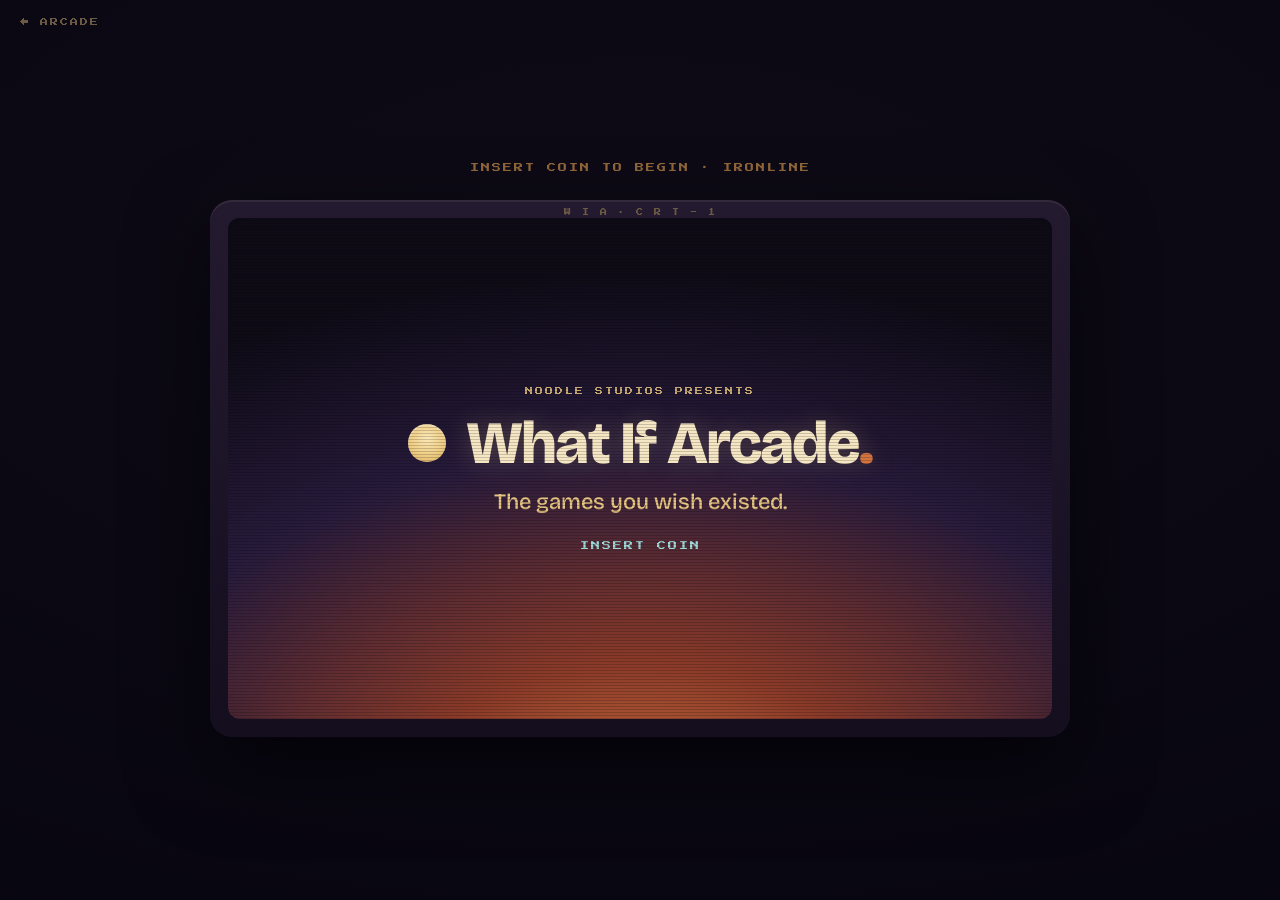
<file: play.html>
<!DOCTYPE html>
<html lang="en">
<head>
<meta charset="UTF-8">
<meta name="viewport" content="width=device-width, initial-scale=1.0, user-scalable=no">
<title>What If Arcade — Insert Coin</title>
<link rel="preconnect" href="https://fonts.googleapis.com">
<link rel="preconnect" href="https://fonts.gstatic.com" crossorigin>
<link href="https://fonts.googleapis.com/css2?family=Bricolage+Grotesque:opsz,wght@12..96,500..800&family=Inter:wght@400;500;600&family=Press+Start+2P&display=swap" rel="stylesheet">
<style>
  :root{
    --night:#0e0b16; --night2:#070510; --dusk:#1c1530; --dusk2:#281b3c;
    --rust:#d2743f; --rust-deep:#8a3a28; --amber:#f0cf86; --cream:#f6e7c4;
    --dust:#c98f4a; --teal:#9fd8d8; --muted:#6b5a44;
    --display:'Bricolage Grotesque',system-ui,sans-serif;
    --body:'Inter',system-ui,sans-serif;
    --pixel:'Press Start 2P',monospace;
  }
  *{box-sizing:border-box;margin:0;padding:0}
  html,body{height:100%}
  body{
    background:radial-gradient(120% 90% at 50% 30%,var(--night),var(--night2));
    color:var(--cream); font-family:var(--body);
    display:flex; flex-direction:column; align-items:center; justify-content:center;
    gap:30px; padding:40px 24px; overflow:hidden; cursor:pointer;
    -webkit-font-smoothing:antialiased; -webkit-tap-highlight-color:transparent;
  }
  a{color:inherit; text-decoration:none}

  /* ---- back to arcade ---- */
  .back{
    position:fixed; top:18px; left:20px; z-index:20;
    font-family:var(--pixel); font-size:8px; letter-spacing:2px;
    color:var(--muted); transition:color .2s; cursor:pointer;
  }
  .back:hover{color:var(--amber)}

  /* ---- master one-shot boot cycle (plays once, holds on marquee) ---- */
  @keyframes boot-paw{0%{opacity:0;transform:scale(.8)}7%{opacity:1;transform:scale(1)}26%{opacity:1;transform:scale(1)}35%{opacity:0;transform:scale(1.07)}100%{opacity:0;transform:scale(1.07)}}
  @keyframes boot-nood{0%{opacity:0}12%{opacity:0}17%{opacity:.85}26%{opacity:.85}34%{opacity:0}100%{opacity:0}}
  @keyframes boot-glint{0%{opacity:0;transform:translateX(-130%) skewX(-18deg)}10%{opacity:0;transform:translateX(-130%) skewX(-18deg)}14%{opacity:.85}21%{opacity:0;transform:translateX(130%) skewX(-18deg)}100%{opacity:0;transform:translateX(130%) skewX(-18deg)}}
  @keyframes boot-line{0%{opacity:0;transform:scaleX(.15) scaleY(1)}36%{opacity:0;transform:scaleX(.15) scaleY(1)}40%{opacity:1;transform:scaleX(1) scaleY(1)}43%{opacity:1;transform:scaleX(1) scaleY(1)}48%{opacity:0;transform:scaleX(1) scaleY(70)}100%{opacity:0;transform:scaleX(1) scaleY(70)}}
  @keyframes boot-screen{0%{opacity:0}42%{opacity:0}55%{opacity:1}100%{opacity:1}}
  @keyframes boot-logo{0%{opacity:0;transform:scale(.95)}45%{opacity:0;transform:scale(.95)}57%{opacity:1;transform:scale(1)}100%{opacity:1;transform:scale(1)}}
  @keyframes boot-presents{0%{opacity:0}58%{opacity:0}66%{opacity:.8}100%{opacity:.8}}
  @keyframes boot-tag{0%{opacity:0}66%{opacity:0}76%{opacity:.95}100%{opacity:.95}}
  @keyframes boot-blink{0%,100%{opacity:.25}50%{opacity:1}}
  @keyframes boot-flick{0%,100%{opacity:.5}48%{opacity:.32}52%{opacity:.55}}
  @keyframes boot-fadein{from{opacity:0}to{opacity:1}}

  /* page-exit wipe when the player inserts a coin */
  #wipe{position:fixed;inset:0;background:var(--night2);opacity:0;pointer-events:none;
    transition:opacity .45s ease;z-index:99}
  body.go #wipe{opacity:1;pointer-events:auto}

  .stage{animation:boot-fadein .6s ease both}
  .coinhint{font-family:var(--pixel);font-size:9px;letter-spacing:2px;color:var(--dust);opacity:.7}
  @media(max-width:560px){.coinhint{font-size:8px;letter-spacing:1px}}
</style>
</head>
<body>
  <a class="back" href="index.html" aria-label="Back to the arcade">← ARCADE</a>

  <div class="stage" style="display:flex;flex-direction:column;align-items:center;gap:28px">

    <div class="coinhint">INSERT COIN TO BEGIN · IRONLINE</div>

    <!-- CABINET SCREEN -->
    <div style="position:relative;width:min(90vw,860px);aspect-ratio:16/10;border-radius:22px;padding:18px;background:linear-gradient(180deg,#241a30,#140e1e);box-shadow:0 30px 80px rgba(0,0,0,0.6),inset 0 2px 0 rgba(246,231,196,0.08)">
      <div style="position:absolute;top:9px;left:50%;transform:translateX(-50%);font-family:'Press Start 2P';font-size:7px;color:#6b5a44;letter-spacing:2px">W I A · C R T - 1</div>
      <div style="position:relative;width:100%;height:100%;border-radius:12px;overflow:hidden;background:#0e0b16;box-shadow:inset 0 0 60px rgba(0,0,0,0.8)">

        <!-- arcade screen glow (phase 2) -->
        <div style="position:absolute;inset:0;background:radial-gradient(120% 130% at 50% 120%,#d2743f 0%,#8a3a28 24%,#281b3c 56%,#0e0b16 84%);animation:boot-screen 4s ease-in-out forwards"></div>

        <!-- PHASE 1: NOODLE PAW -->
        <div style="position:absolute;inset:0;display:flex;flex-direction:column;align-items:center;justify-content:center;gap:18px">
          <div style="position:relative;width:170px;height:170px;border-radius:50%;overflow:hidden;animation:boot-paw 4s ease-in-out forwards">
            <svg width="170" height="170" viewBox="0 0 100 100" style="filter:drop-shadow(0 0 16px rgba(240,207,134,0.5))">
              <defs><linearGradient id="bg" x1="0" y1="0" x2="0" y2="1"><stop offset="0" stop-color="#f6e7c4"></stop><stop offset="0.5" stop-color="#f0cf86"></stop><stop offset="1" stop-color="#c98f4a"></stop></linearGradient></defs>
              <circle cx="50" cy="50" r="46" fill="none" stroke="url(#bg)" stroke-width="1.4" opacity="0.55"></circle>
              <g fill="url(#bg)"><ellipse cx="34" cy="46" rx="5.5" ry="7.5" transform="rotate(-18 34 46)"></ellipse><ellipse cx="45" cy="38" rx="5.5" ry="8"></ellipse><ellipse cx="56" cy="38" rx="5.5" ry="8"></ellipse><ellipse cx="67" cy="46" rx="5.5" ry="7.5" transform="rotate(18 67 46)"></ellipse><path d="M50 52 C 37 52 29 62 33 70 C 37 78 46 76 50 71 C 54 76 63 78 67 70 C 71 62 63 52 50 52 Z"></path></g>
            </svg>
            <div style="position:absolute;top:0;bottom:0;left:0;width:46px;background:linear-gradient(90deg,transparent,rgba(255,248,224,0.85),transparent);animation:boot-glint 4s ease-in-out forwards"></div>
          </div>
          <div style="font-family:'Press Start 2P';font-size:10px;letter-spacing:3px;color:#f0cf86;animation:boot-nood 4s ease-in-out forwards">NOODLE STUDIOS</div>
        </div>

        <!-- PHASE 1.5: CRT POWER-ON LINE -->
        <div style="position:absolute;left:8%;right:8%;top:50%;height:3px;border-radius:2px;background:linear-gradient(90deg,transparent,#f6e7c4,#fff,#f6e7c4,transparent);box-shadow:0 0 18px rgba(246,231,196,0.9);transform-origin:center;animation:boot-line 4s ease-in-out forwards"></div>

        <!-- PHASE 2: ARCADE MARQUEE (holds) -->
        <div style="position:absolute;inset:0;display:flex;flex-direction:column;align-items:center;justify-content:center;opacity:0;animation:boot-logo 4s ease-in-out forwards">
          <div style="font-family:'Press Start 2P';font-size:8px;letter-spacing:2px;color:#f0cf86;margin-bottom:20px;animation:boot-presents 4s ease-in-out forwards">NOODLE STUDIOS PRESENTS</div>
          <div style="display:flex;align-items:center;gap:clamp(12px,1.9vw,20px)">
            <div style="width:clamp(22px,3.4vw,38px);aspect-ratio:1;border-radius:50%;background:radial-gradient(60% 60% at 50% 38%,#fbe7b6,#f0cf86 72%,#e6bf72);box-shadow:inset 0 1px 2px rgba(255,255,255,0.55)"></div>
            <div style="font-family:'Bricolage Grotesque';font-weight:800;font-size:clamp(30px,5.4vw,60px);line-height:0.94;letter-spacing:-0.03em;color:#f6e7c4;text-shadow:0 0 24px rgba(240,207,134,0.25)">What If Arcade<span style="color:#d2743f">.</span></div>
          </div>
          <div style="font-family:'Bricolage Grotesque';font-weight:500;font-size:clamp(15px,2.1vw,22px);color:#f0cf86;margin-top:18px;animation:boot-tag 4s ease-in-out forwards">The games you wish existed.</div>
          <div style="font-family:'Press Start 2P';font-size:9px;letter-spacing:2px;color:#9fd8d8;margin-top:26px;animation:boot-blink 1.1s steps(1,end) infinite">INSERT COIN</div>
        </div>

        <!-- scanlines + vignette -->
        <div style="position:absolute;inset:0;pointer-events:none;background:repeating-linear-gradient(0deg,rgba(0,0,0,0.18) 0px,rgba(0,0,0,0.18) 1px,transparent 1px,transparent 3px);animation:boot-flick 5s ease-in-out infinite"></div>
        <div style="position:absolute;inset:0;pointer-events:none;background:radial-gradient(120% 100% at 50% 50%,transparent 60%,rgba(0,0,0,0.55) 100%)"></div>
      </div>
    </div>

  </div>

  <div id="wipe"></div>

<script>
  // Insert a coin → wipe to black → board IRONLINE.
  // Click / tap / any key works, so the intro is always skippable.
  var GAME = "battle-train-hd.html";
  var launched = false;
  function insertCoin(){
    if (launched) return;
    launched = true;
    document.body.classList.add('go');
    setTimeout(function(){ window.location.href = GAME; }, 460);
  }
  // Don't let the "← ARCADE" link trigger a coin-insert.
  document.querySelector('.back').addEventListener('click', function(e){ e.stopPropagation(); });
  document.body.addEventListener('click', insertCoin);
  document.body.addEventListener('touchend', function(e){ e.preventDefault(); insertCoin(); }, {passive:false});
  window.addEventListener('keydown', function(e){
    if (e.key === 'Tab') return;            // keep keyboard nav to the back link usable
    insertCoin();
  });
</script>
</body>
</html>
</file>
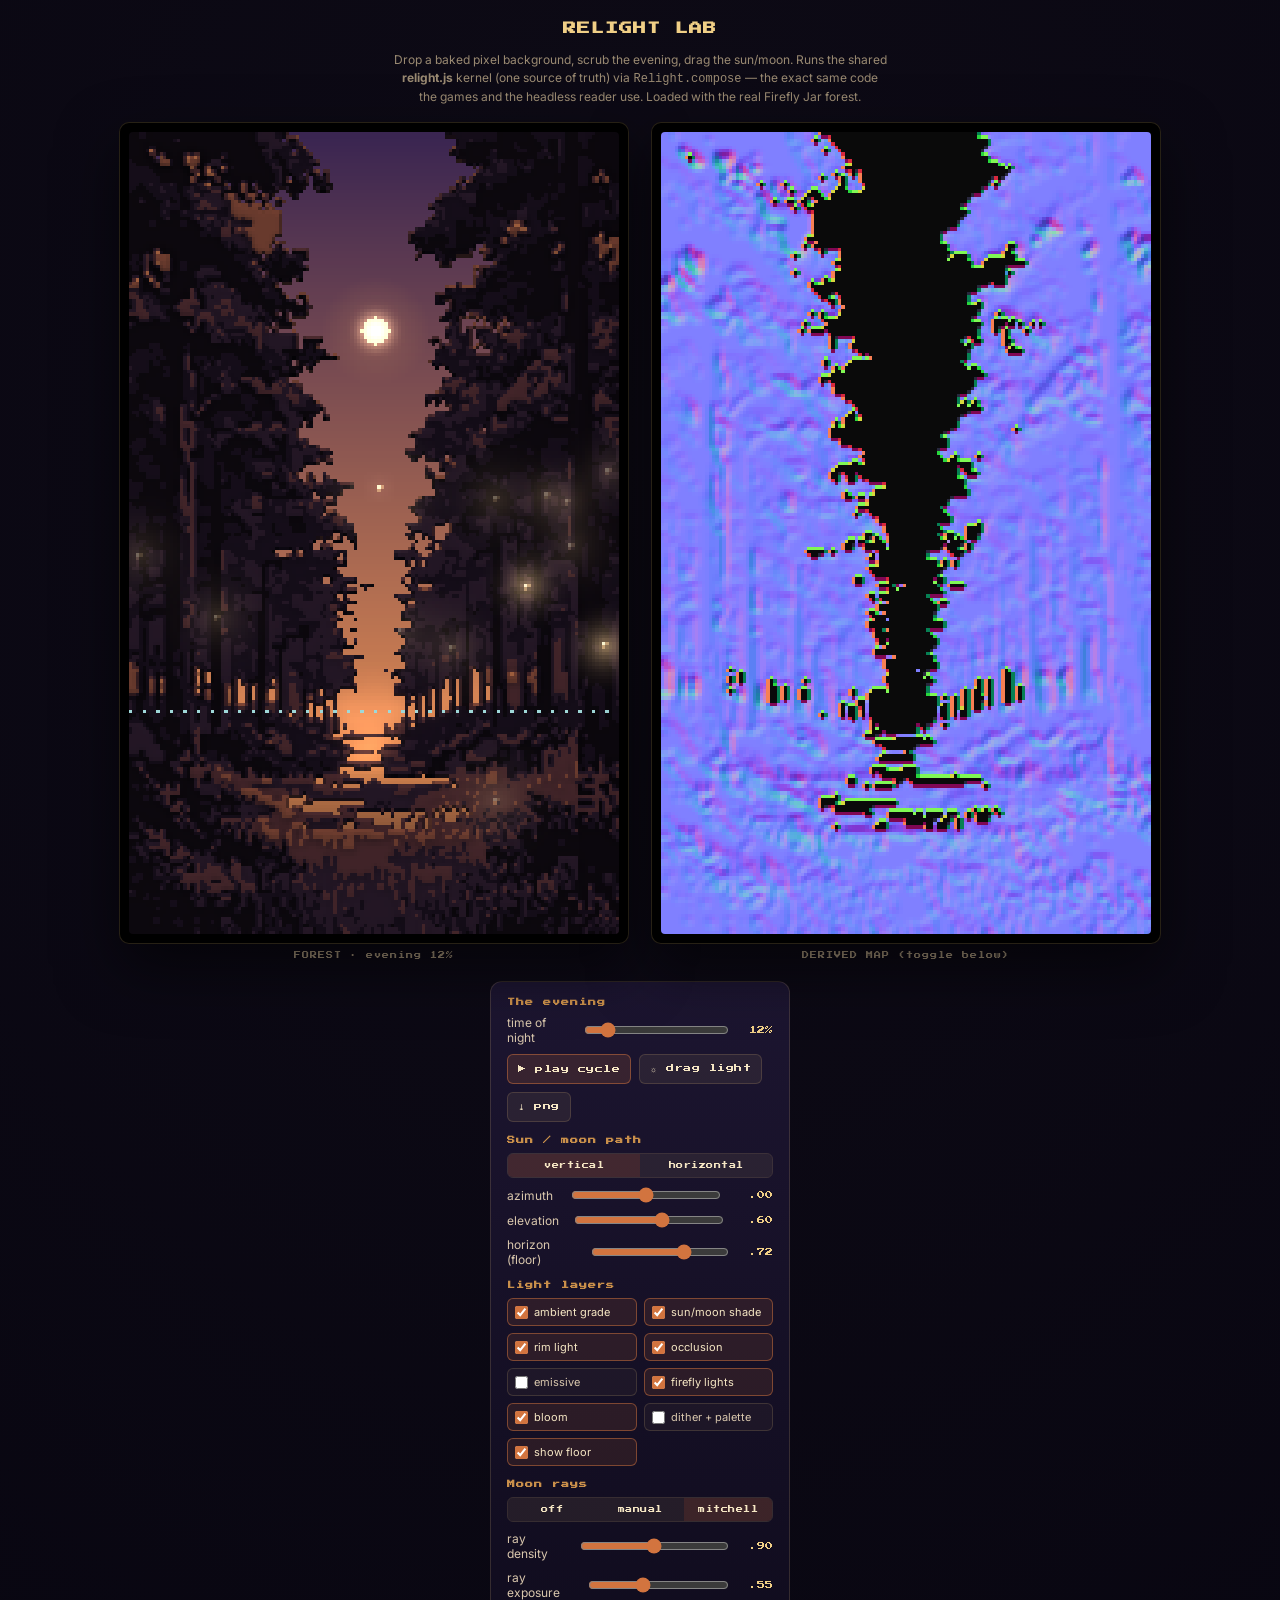
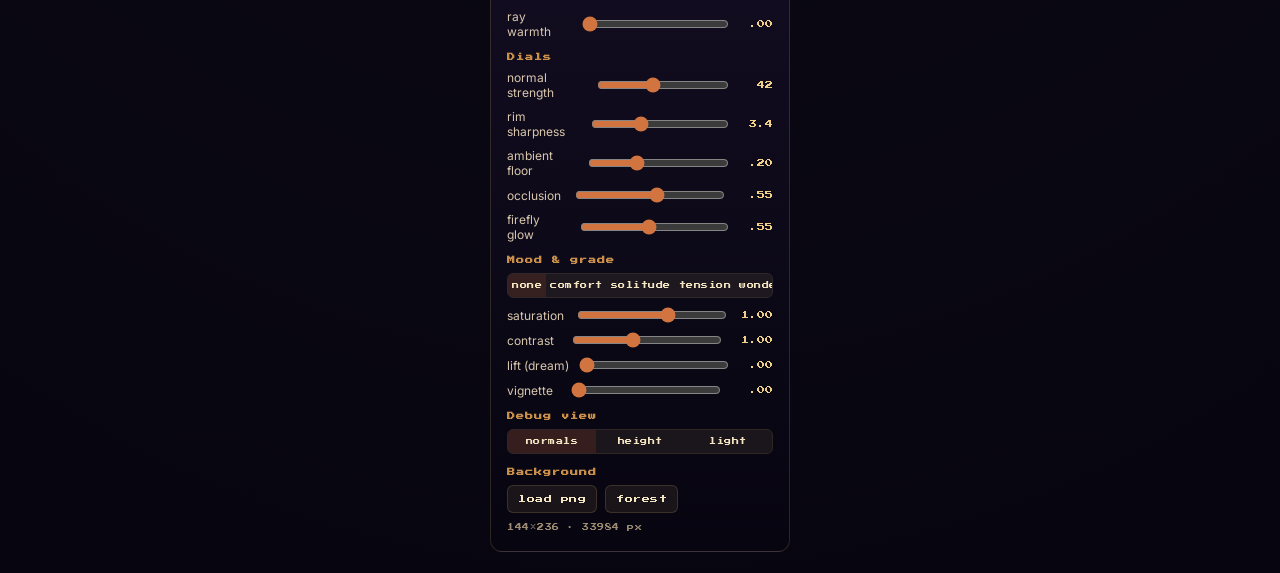
<file: tools/relight-lab.html>
<!DOCTYPE html>
<html lang="en">
<head>
<meta charset="UTF-8">
<meta name="viewport" content="width=device-width, initial-scale=1.0">
<title>Relight Lab — Noodle Studios</title>
<link rel="preconnect" href="https://fonts.googleapis.com">
<link rel="preconnect" href="https://fonts.gstatic.com" crossorigin>
<link href="https://fonts.googleapis.com/css2?family=Inter:wght@400;500;600&family=Press+Start+2P&display=swap" rel="stylesheet">
<style>
  :root{
    --night:#0e0b16; --night2:#070510; --dusk:#1c1530; --dusk2:#281b3c;
    --rust:#d2743f; --amber:#f0cf86; --dust:#c98f4a; --cream:#f6e7c4; --teal:#9fd8d8;
    --line:rgba(240,207,134,.16); --muted:#9a8a72;
  }
  *{box-sizing:border-box;margin:0;padding:0}
  body{background:radial-gradient(120% 90% at 50% 20%,#0e0b16,#070510);color:var(--cream);
    font-family:'Inter',system-ui,sans-serif;min-height:100vh;padding:22px;
    display:flex;flex-direction:column;align-items:center;gap:16px}
  h1{font-family:'Press Start 2P';font-size:13px;color:var(--amber);letter-spacing:1px}
  .sub{font-size:12px;color:var(--muted);max-width:62ch;text-align:center;line-height:1.5}
  .stage{display:flex;gap:22px;flex-wrap:wrap;justify-content:center;align-items:flex-start}
  .screenwrap{position:relative;background:#000;border-radius:10px;padding:10px;
    box-shadow:0 24px 60px rgba(0,0,0,.55),inset 0 0 0 1px var(--line)}
  canvas{display:block;image-rendering:pixelated;border-radius:4px;cursor:crosshair;touch-action:none}
  .caption{font-family:'Press Start 2P';font-size:7px;color:var(--muted);letter-spacing:1px;
    text-align:center;margin-top:8px}
  .panel{width:300px;background:linear-gradient(180deg,var(--dusk),var(--night2));
    border:1px solid var(--line);border-radius:12px;padding:16px;display:flex;flex-direction:column;gap:14px}
  .grp{display:flex;flex-direction:column;gap:9px}
  .grp h2{font-family:'Press Start 2P';font-size:8px;color:var(--dust);letter-spacing:1px}
  label.row{display:flex;align-items:center;justify-content:space-between;gap:10px;font-size:12px;color:#d9c7ad}
  input[type=range]{width:150px;accent-color:var(--rust)}
  .val{font-family:'Press Start 2P';font-size:8px;color:var(--amber);min-width:34px;text-align:right}
  .toggles{display:grid;grid-template-columns:1fr 1fr;gap:7px}
  .tog{display:flex;align-items:center;gap:6px;font-size:11px;color:#d9c7ad;cursor:pointer;
    padding:6px 7px;border:1px solid var(--line);border-radius:6px;background:rgba(240,207,134,.04);user-select:none}
  .tog input{accent-color:var(--rust)}
  .tog.on{border-color:rgba(210,116,63,.5);background:rgba(210,116,63,.12);color:var(--cream)}
  .btns{display:flex;gap:8px;flex-wrap:wrap}
  button,.filelbl{font-family:'Press Start 2P';font-size:8px;color:var(--cream);cursor:pointer;
    background:rgba(240,207,134,.08);border:1px solid var(--line);border-radius:6px;padding:9px 10px;letter-spacing:.5px}
  button:hover,.filelbl:hover{border-color:rgba(240,207,134,.4);color:var(--amber)}
  button.pri{background:rgba(210,116,63,.16);border-color:rgba(210,116,63,.5);color:var(--cream)}
  input[type=file]{display:none}
  .readout{font-family:'Press Start 2P';font-size:7px;color:var(--muted);line-height:1.8;letter-spacing:.5px}
  .seg{display:flex;border:1px solid var(--line);border-radius:6px;overflow:hidden}
  .seg button{flex:1;border:0;border-radius:0;font-size:7px;padding:8px 4px}
  .seg button.sel{background:rgba(210,116,63,.22);color:var(--cream)}
</style>
</head>
<body>
  <h1>RELIGHT LAB</h1>
  <p class="sub">Drop a baked pixel background, scrub the evening, drag the sun/moon. Runs the shared <b>relight.js</b> kernel (one source of truth) via <code>Relight.compose</code> — the exact same code the games and the headless reader use. Loaded with the real Firefly Jar forest.</p>

  <div class="stage">
    <div>
      <div class="screenwrap"><canvas id="cv" width="144" height="256"></canvas></div>
      <div class="caption" id="cap">FOREST · evening 00%</div>
    </div>

    <div>
      <div class="screenwrap"><canvas id="dbg" width="144" height="256"></canvas></div>
      <div class="caption">DERIVED MAP (toggle below)</div>
    </div>

    <div class="panel">
      <div class="grp">
        <h2>The evening</h2>
        <label class="row"><span>time of night</span><input id="t" type="range" min="0" max="1000" value="120"><span class="val" id="tv">12%</span></label>
        <div class="btns">
          <button id="play" class="pri">▶ play cycle</button>
          <button id="drag">☼ drag light</button>
          <button id="export">⤓ png</button>
        </div>
      </div>

      <div class="grp">
        <h2>Sun / moon path</h2>
        <div class="seg" id="travseg">
          <button data-v="vertical" class="sel">vertical</button>
          <button data-v="horizontal">horizontal</button>
        </div>
        <label class="row"><span>azimuth</span><input id="az" type="range" min="-40" max="40" value="0"><span class="val" id="azv">.00</span></label>
        <label class="row"><span>elevation</span><input id="elev" type="range" min="0" max="100" value="60"><span class="val" id="elevv">.60</span></label>
        <label class="row"><span>horizon (floor)</span><input id="horizon" type="range" min="20" max="95" value="72"><span class="val" id="horizonv">.72</span></label>
      </div>

      <div class="grp">
        <h2>Light layers</h2>
        <div class="toggles" id="toggles"></div>
      </div>

      <div class="grp">
        <h2>Moon rays</h2>
        <div class="seg" id="rayseg">
          <button data-v="off">off</button>
          <button data-v="manual">manual</button>
          <button data-v="mitchell" class="sel">mitchell</button>
        </div>
        <label class="row"><span>ray density</span><input id="rden" type="range" min="50" max="130" value="90"><span class="val" id="rdenv">.90</span></label>
        <label class="row"><span>ray exposure</span><input id="rexp" type="range" min="15" max="120" value="55"><span class="val" id="rexpv">.55</span></label>
        <label class="row"><span>ray warmth</span><input id="rwarm" type="range" min="0" max="100" value="0"><span class="val" id="rwarmv">.00</span></label>
      </div>

      <div class="grp">
        <h2>Dials</h2>
        <label class="row"><span>normal strength</span><input id="nstr" type="range" min="0" max="100" value="42"><span class="val" id="nstrv">42</span></label>
        <label class="row"><span>rim sharpness</span><input id="rimk" type="range" min="10" max="80" value="34"><span class="val" id="rimkv">3.4</span></label>
        <label class="row"><span>ambient floor</span><input id="amb" type="range" min="0" max="60" value="20"><span class="val" id="ambv">.20</span></label>
        <label class="row"><span>occlusion</span><input id="aostr" type="range" min="0" max="100" value="55"><span class="val" id="aostrv">.55</span></label>
        <label class="row"><span>firefly glow</span><input id="emit" type="range" min="0" max="120" value="55"><span class="val" id="emitv">.55</span></label>
      </div>

      <div class="grp">
        <h2>Mood &amp; grade</h2>
        <div class="seg" id="moodseg">
          <button data-m="neutral" class="sel">none</button>
          <button data-m="comfort">comfort</button>
          <button data-m="solitude">solitude</button>
          <button data-m="tension">tension</button>
          <button data-m="wonder">wonder</button>
        </div>
        <label class="row"><span>saturation</span><input id="sat" type="range" min="0" max="160" value="100"><span class="val" id="satv">1.00</span></label>
        <label class="row"><span>contrast</span><input id="con" type="range" min="60" max="160" value="100"><span class="val" id="conv">1.00</span></label>
        <label class="row"><span>lift (dream)</span><input id="lift" type="range" min="0" max="30" value="0"><span class="val" id="liftv">.00</span></label>
        <label class="row"><span>vignette</span><input id="vig" type="range" min="0" max="60" value="0"><span class="val" id="vigv">.00</span></label>
      </div>

      <div class="grp">
        <h2>Debug view</h2>
        <div class="seg" id="dbgseg">
          <button data-v="normal" class="sel">normals</button>
          <button data-v="height">height</button>
          <button data-v="lightmap">light</button>
        </div>
      </div>

      <div class="grp">
        <h2>Background</h2>
        <div class="btns">
          <label class="filelbl">load png<input id="file" type="file" accept="image/png,image/*"></label>
          <button id="reset">forest</button>
        </div>
        <div class="readout" id="ro">—</div>
      </div>
    </div>
  </div>

<!-- the canonical kernel — single source of truth (also used by the headless reader + games) -->
<script src="relight.js"></script>
<script>
const cv=document.getElementById('cv'), ctx=cv.getContext('2d');
const dbg=document.getElementById('dbg'), dctx=dbg.getContext('2d');
let W=144,H=256, gbuf=null, frameImg=null, dbgImg=null, SCALE=2.4;
const R=Relight;

const opts={grade:true, normal:true, rim:true, ao:true, emissive:false, fireflies:true, bloom:true, dither:false, stars:true, floor:true};
let rayMode='mitchell';
const TOGGLES=[
  ['grade','ambient grade'],['normal','sun/moon shade'],
  ['rim','rim light'],['ao','occlusion'],
  ['emissive','emissive'],['fireflies','firefly lights'],
  ['bloom','bloom'],['dither','dither + palette'],
  ['floor','show floor']
];
let manual=null, playing=false, t=0.12, dragMode=false, dbgView='normal';
const DIAL={nstr:0.42, rimk:3.4, amb:0.20, aoStr:0.55, emit:0.55};
const RAY={density:0.9, exposure:0.55, warmth:0.0};                 // per-game thematic god-ray dials
const TRAVERSE={mode:'vertical', az:0.0, elev:0.6, horizon:0.72};   // per-scene sun/moon path
let fireflies=[];
let GRADE=Object.assign({}, R.MOODS.neutral);

function fit(){ SCALE=Math.max(2,Math.min(3.4,Math.floor((window.innerWidth*0.5)/W))); for(const c of [cv,dbg]){ c.style.width=(W*SCALE)+'px'; c.style.height=(H*SCALE)+'px'; } }

function loadImage(src){
  const im=new Image();
  im.onload=function(){
    const c=document.createElement('canvas'); c.width=im.width; c.height=im.height;
    const g=c.getContext('2d'); g.imageSmoothingEnabled=false; g.drawImage(im,0,0);
    const id=g.getImageData(0,0,im.width,im.height);
    W=im.width; H=im.height; cv.width=W; cv.height=H; dbg.width=W; dbg.height=H;
    gbuf=R.prepare(id); seedFireflies();
    frameImg=ctx.createImageData(W,H); dbgImg=dctx.createImageData(W,H);
    document.getElementById('ro').textContent=W+'×'+H+' · '+gbuf.N+' px'; fit();
  };
  im.src=src;
}

// fireflies live in the Lab (their drift is game logic); the engine just lights them
function seedFireflies(){ fireflies=[]; for(let k=0;k<13;k++){ fireflies.push({ x:Math.random()*W, y:H*0.4+Math.random()*H*0.44, ph:Math.random()*6.28, sp:0.05+Math.random()*0.06, wph:Math.random()*6.28, wsp:0.015+Math.random()*0.02, r:14+Math.random()*9 }); } }
function updateFireflies(){ for(const f of fireflies){ f.ph+=f.sp; f.wph+=f.wsp; f.x+=Math.cos(f.wph)*0.25; f.y+=Math.sin(f.wph*1.3)*0.16; if(f.x<2)f.x=W-2; else if(f.x>W-2)f.x=2; if(f.y<H*0.30)f.y=H*0.30; else if(f.y>H*0.88)f.y=H*0.88; } }
function discDir(px,py){ const cx=W*0.5, cyH=TRAVERSE.horizon*H, zE=0.45+TRAVERSE.elev*1.7; let Lx=(px-cx)/W*2.2,Ly=(py-cyH)/H*2.2,Lz=zE,m=Math.hypot(Lx,Ly,Lz)||1; return [Lx/m,Ly/m,Lz/m]; }

/* ---- main frame: build the per-scene config, call the kernel ---- */
function frame(){
  if(!gbuf){ requestAnimationFrame(frame); return; }
  updateFireflies();
  const rig=R.cycle(t, W, H, {traverse:TRAVERSE.mode, az:TRAVERSE.az, elev:TRAVERSE.elev, horizon:TRAVERSE.horizon});
  if(manual){   // drag override: move the dominant light, recompute its direction
    if(rig.night>rig.warmth){ rig.moon.x=manual.x; rig.moon.y=manual.y; rig.moon.dir=discDir(manual.x,manual.y); rig.moon.intensity=Math.max(rig.moon.intensity,0.6); }
    else { rig.sun.x=manual.x; rig.sun.y=manual.y; rig.sun.dir=discDir(manual.x,manual.y); rig.sun.intensity=Math.max(rig.sun.intensity,0.6); }
  }
  const cfg={
    time:performance.now(),
    layers:{grade:opts.grade,normal:opts.normal,rim:opts.rim,ao:opts.ao,emissive:opts.emissive,fireflies:opts.fireflies,bloom:opts.bloom,dither:opts.dither,stars:opts.stars},
    dials:{ambient:DIAL.amb,normalStrength:DIAL.nstr,rimK:DIAL.rimk,aoStrength:DIAL.aoStr,emit:DIAL.emit},
    ray:{mode:rayMode,density:RAY.density,exposure:RAY.exposure,warmth:RAY.warmth},
    grade:GRADE, fireflies:fireflies
  };
  const buf=R.compose(gbuf, rig, cfg);
  // floor marker overlay — TOOL ONLY, never part of compose / never ships
  if(opts.floor){ const hy=Math.round(TRAVERSE.horizon*H); if(hy>=0&&hy<H){ for(let x=0;x<W;x+=4){ const i=(hy*W+x)*4; buf[i]=159;buf[i+1]=216;buf[i+2]=216;buf[i+3]=255; } } }
  frameImg.data.set(buf); ctx.putImageData(frameImg,0,0);
  paintDebug(rig);
  document.getElementById('cap').textContent='FOREST · evening '+String(Math.round(t*100)).padStart(2,'0')+'%';
  document.getElementById('tv').textContent=Math.round(t*100)+'%';
  if(playing){ t+=0.0016; if(t>1){ t=0; } document.getElementById('t').value=Math.round(t*1000); }
  requestAnimationFrame(frame);
}

/* ---- debug map (reads the G-buffer) ---- */
function paintDebug(rig){
  const g=gbuf, d=dbgImg.data;
  for(let i=0;i<g.N;i++){ let r,gr,b;
    if(g.alpha[i]<0.03){ r=gr=b=10; }
    else if(dbgView==='normal'){ r=(g.nx[i]*0.5+0.5)*255; gr=(g.ny[i]*0.5+0.5)*255; b=g.nz[i]*255; }
    else if(dbgView==='height'){ const h=g.height[i]*255; r=gr=b=h; }
    else { let Nx=g.nx[i],Ny=g.ny[i],Nz=g.nz[i], acc=0.12, sr=0,sg=0,sb=0;
      for(const li of [rig.sun,rig.moon]){ if(li.intensity<=0.001)continue;
        let Lx,Ly,Lz; if(li.dir){Lx=li.dir[0];Ly=li.dir[1];Lz=li.dir[2];} else {const x=i%g.W,y=(i/g.W)|0; Lx=li.x-x;Ly=li.y-y;Lz=li.z; const ll=Math.hypot(Lx,Ly,Lz)||1;Lx/=ll;Ly/=ll;Lz/=ll;}
        const dd=Math.max(0,Nx*Lx+Ny*Ly+Nz*Lz)*li.intensity; sr+=li.color[0]*dd; sg+=li.color[1]*dd; sb+=li.color[2]*dd; }
      r=acc*120+sr; gr=acc*120+sg; b=acc*150+sb; }
    d[i*4]=r; d[i*4+1]=gr; d[i*4+2]=b; d[i*4+3]=255;
  }
  dctx.putImageData(dbgImg,0,0);
}

/* ---- controls ---- */
function buildToggles(){
  const host=document.getElementById('toggles'); host.innerHTML='';
  for(const [k,labl] of TOGGLES){
    const el=document.createElement('label'); el.className='tog'+(opts[k]?' on':'');
    el.innerHTML='<input type="checkbox" '+(opts[k]?'checked':'')+'><span>'+labl+'</span>';
    el.querySelector('input').addEventListener('change',e=>{ opts[k]=e.target.checked; el.classList.toggle('on',e.target.checked); });
    host.appendChild(el);
  }
}
document.getElementById('t').addEventListener('input',e=>{ t=e.target.value/1000; playing=false; document.getElementById('play').textContent='▶ play cycle'; });
document.getElementById('play').addEventListener('click',e=>{ playing=!playing; e.target.textContent=playing?'❚❚ pause':'▶ play cycle'; });
document.getElementById('export').addEventListener('click',()=>{ const a=document.createElement('a'); a.download='relight_'+TRAVERSE.mode+'_'+Math.round(t*100)+'.png'; a.href=cv.toDataURL('image/png'); a.click(); });
const dragBtn=document.getElementById('drag');
dragBtn.addEventListener('click',()=>{ dragMode=!dragMode; dragBtn.style.color=dragMode?'#f0cf86':''; if(!dragMode)manual=null; });
function coords(e){ const r=cv.getBoundingClientRect(); const cx=((e.touches?e.touches[0].clientX:e.clientX)-r.left)/r.width*W; const cy=((e.touches?e.touches[0].clientY:e.clientY)-r.top)/r.height*H; return {cx,cy}; }
function setHorizon(cy){ const v=Math.max(0.20,Math.min(0.95, cy/H)); TRAVERSE.horizon=v; document.getElementById('horizon').value=Math.round(v*100); document.getElementById('horizonv').textContent=v.toFixed(2); }
let floorDrag=false;
cv.addEventListener('pointerdown',e=>{ const {cx,cy}=coords(e);
  if(opts.floor && Math.abs(cy - TRAVERSE.horizon*H) < 6){ floorDrag=true; setHorizon(cy); return; }
  if(dragMode){ manual={x:cx,y:cy}; }
});
cv.addEventListener('pointermove',e=>{ const {cx,cy}=coords(e);
  if(floorDrag && e.buttons){ setHorizon(cy); return; }
  if(dragMode && e.buttons){ manual={x:cx,y:cy}; }
  cv.style.cursor = (opts.floor && Math.abs(cy-TRAVERSE.horizon*H)<6) ? 'ns-resize' : (dragMode?'crosshair':'default');
});
window.addEventListener('pointerup',()=>{ floorDrag=false; });
document.getElementById('nstr').addEventListener('input',e=>{ DIAL.nstr=e.target.value/100; document.getElementById('nstrv').textContent=e.target.value; });
document.getElementById('rimk').addEventListener('input',e=>{ DIAL.rimk=e.target.value/10; document.getElementById('rimkv').textContent=(e.target.value/10).toFixed(1); });
document.getElementById('amb').addEventListener('input',e=>{ DIAL.amb=e.target.value/100; document.getElementById('ambv').textContent='.'+e.target.value; });
document.querySelectorAll('#travseg button').forEach(b=>b.addEventListener('click',()=>{ document.querySelectorAll('#travseg button').forEach(x=>x.classList.remove('sel')); b.classList.add('sel'); TRAVERSE.mode=b.dataset.v; }));
document.getElementById('az').addEventListener('input',e=>{ TRAVERSE.az=e.target.value/100; document.getElementById('azv').textContent=(TRAVERSE.az).toFixed(2); });
document.getElementById('elev').addEventListener('input',e=>{ TRAVERSE.elev=e.target.value/100; document.getElementById('elevv').textContent=(TRAVERSE.elev).toFixed(2); });
document.getElementById('horizon').addEventListener('input',e=>{ TRAVERSE.horizon=e.target.value/100; document.getElementById('horizonv').textContent=(TRAVERSE.horizon).toFixed(2); });
document.querySelectorAll('#rayseg button').forEach(b=>b.addEventListener('click',()=>{ document.querySelectorAll('#rayseg button').forEach(x=>x.classList.remove('sel')); b.classList.add('sel'); rayMode=b.dataset.v; }));
document.getElementById('rden').addEventListener('input',e=>{ RAY.density=e.target.value/100; document.getElementById('rdenv').textContent='.'+e.target.value; });
document.getElementById('rexp').addEventListener('input',e=>{ RAY.exposure=e.target.value/100; document.getElementById('rexpv').textContent='.'+e.target.value; });
document.getElementById('rwarm').addEventListener('input',e=>{ RAY.warmth=e.target.value/100; document.getElementById('rwarmv').textContent='.'+e.target.value; });
document.getElementById('aostr').addEventListener('input',e=>{ DIAL.aoStr=e.target.value/100; document.getElementById('aostrv').textContent='.'+e.target.value; });
document.getElementById('emit').addEventListener('input',e=>{ DIAL.emit=e.target.value/100; document.getElementById('emitv').textContent='.'+e.target.value; });
function syncGradeUI(){
  sat.value=Math.round(GRADE.sat*100); satv.textContent=GRADE.sat.toFixed(2);
  con.value=Math.round(GRADE.contrast*100); conv.textContent=GRADE.contrast.toFixed(2);
  lift.value=Math.round(GRADE.lift*100); liftv.textContent='.'+String(Math.round(GRADE.lift*100)).padStart(2,'0');
  vig.value=Math.round(GRADE.vig*100); vigv.textContent='.'+String(Math.round(GRADE.vig*100)).padStart(2,'0');
}
document.querySelectorAll('#moodseg button').forEach(b=>b.addEventListener('click',()=>{
  document.querySelectorAll('#moodseg button').forEach(x=>x.classList.remove('sel')); b.classList.add('sel');
  GRADE=Object.assign({}, R.MOODS[b.dataset.m]); syncGradeUI();
}));
sat.addEventListener('input',e=>{ GRADE.on=true; GRADE.sat=e.target.value/100; satv.textContent=GRADE.sat.toFixed(2); });
con.addEventListener('input',e=>{ GRADE.on=true; GRADE.contrast=e.target.value/100; conv.textContent=GRADE.contrast.toFixed(2); });
lift.addEventListener('input',e=>{ GRADE.on=true; GRADE.lift=e.target.value/100; liftv.textContent='.'+String(e.target.value).padStart(2,'0'); });
vig.addEventListener('input',e=>{ GRADE.on=true; GRADE.vig=e.target.value/100; vigv.textContent='.'+String(e.target.value).padStart(2,'0'); });
document.querySelectorAll('#dbgseg button').forEach(b=>b.addEventListener('click',()=>{ document.querySelectorAll('#dbgseg button').forEach(x=>x.classList.remove('sel')); b.classList.add('sel'); dbgView=b.dataset.v; }));
document.getElementById('file').addEventListener('change',e=>{ const f=e.target.files[0]; if(!f)return; const fr=new FileReader(); fr.onload=()=>loadImage(fr.result); fr.readAsDataURL(f); });
document.getElementById('reset').addEventListener('click',()=>loadImage('data:image/png;base64,'+FOREST_B64));
window.addEventListener('resize',fit);

const FOREST_B64="[base64]/z95LfG6SHLizObMznbaJr4GxBvceu9E/cuLeLzu35P204vuz4YXfGD5Hv6w/QSIReT6AdD962dAfQPUARBe+BMg5ib9ZyLdLx4XrIDsn0z59QnQM4nIMA0q/Qpo+aj4yADUd0AvuaZ3+wvTrh0QAbInQPQnX/AomhtPu6XiPY2k0yYPLjicgOBlFLqlT/T3WW7J3ck2SDMZJz9xTeCKmwzRB0C3qBqR5O/6u+x7tMp7nI33PFukGOHNW9yEmvx613WRArou5VHf74hMkN7T6LokbsmOG8rRfuzjSwd0jY8wEa5SPQEZiX45amw3o3fTiapgL4pxU1l98E4ulXSqcu2A+Ddd1K4h3QaIxt3ugHoFhBe+5ftm3C3jsjKN9b23pN76Wn4hkkx2GSAQbwSkl2sHtS5/95+DIjC5Hif/PgS/qOzLwRCdNJ5+U4Wt7YbmknkTIgdAN477VqXR/PslcZoczVkFJBcNOTkDmtxhCd3l+pRVtm5YA/I7QJfw/MDvgAYmBdTJZdUOIfP1N6EN/+H+uDaJlafuptOUg1e2TNqTDqS+6qGh4ebXbpL1cE49M3h+E2kCMt3Nps1l8GH8843/cX8ILZJ8MmyOjxqlNXfVp4pGVFEPQJNH0zsbwEiN1Cuhls7PnNqs0/jltjhMfXph6msMJTl10v33+DNFovMPZ32SmVelb6eddqIZoFTfbh3M9xlQbu7JNQwu3/I51O57w2qH6wRIWbgBIgWUh6ibQIkYptuOtEmbwSDu1z851CdABz4qNVpxMFTCB1EkAN1U0v+UQj/wa/OmqYjH7mGvgMgBiUxIRApovNr475eXHHQzOStW+hCfADF1MOdK7Ku+foLEVADBcXZW0AKIVwq5RuJwoOXfAUkCouL6JKCVQkR57NHnZZlcIz1o8m+AJPR/6JOU8aAa0Ro3rlGHizVPOqFo/waIXYK6H3DFolptNSZknuQhDNIvZvz1vwARnQHxcGzsB6kNVKA/BYqT2sN6/BPLglW8xvM8PPa/P5NhOQRf7ckfcEAjmv8N0DmeNyEaHJsaJb2L8Av5EyDV12IG5DdAoNKI1tyCXC7h6zXVR22fo9X5kt8YJkUpF8sgFwp7gaMm/L7IxwyD2Won0LtUzIxWF0AWVN2ACiuTaWrIvwDqU3UGoNsa/HO0qlkHAhOuYhVRpF7lLwHxMdugTpzxzKMf+RoAqXgmV26XZby9h4qM71+cyZX7Evc3LPtxxz30gU4T0RTJZj7sK7mO8zN8fQOEgiV/ybJpN/sANDxHUSI8KoAZizFZaP8VkJLQoi07DtfUhPTkwA4VNcK9CogeAI2zzz3s0VenUcx6jDuIcGjPFiBbZ0A8eNhmrC2a9DjGBoOY4kZOXZb3519q/Lprlki+jK/0lE0KRTpmz9NaJqSHw/A6X3VFylbVM6/qJ3S125lb8h2Qp2PcuHIxxSO2QiX/Y/KjXZec/OhIg2i0wzMoVWmfCUheksCosluqBWo/v64ZoIGbdj46txjdFGK2kJQAUL2bGcnap9za6B8AxdtP8TQc5vvDlTzDsC3uSY1OwjbfoeI/AFJ60+nIII3uSzRR0ZGrRNlERYw0ypSfQw8PLC+uF14AobZskVqsgAaTahaW+vU7Za6LQst/AAT6pgUhQopvHBFNByZVar8C0lQKVTiLil7NsLlv8C1hjO/LR4ne9u+loKX+85jen4CEqk7XE2cVqdQF8y3XyH+85B3VIDmCoaqqZQVkIVh4UlpkmHDUha2O7Tj0rwGR6sOHgL66Pf5DBRQkmk69CAKiWlB6n39VdbqEgt8B9QhSpw0xqswMCHtcthb2fsgR9SVIXURoZdkdSkfuRRWgRCaG82tTiiz2/h+KQUOF5MfvgLaalbqkEmpQ/[base64]/BHQtKzEFrgBIA/[base64]/yZcaVIYRqNMTkk7nCVJo49ieR5ZS4ulZtjM5lfZegqiXumqNsr01UXSaiiuNYJ0BT+DRAFoHkY3ihFyUoCVR9f9fXkIFO2A80waKmOTBeMIpEMbWIR/r8MXu9fAs+1dFiIFsAoMzLqvA/xXwtIalspJBJJNDEP23G9t/Yue6CY02hTNAVEtb7R1joj1uJBwjVNpNT+zd57vSvTHlPNmogPKWcqfsbmD01A5Elqy+ebruAfG+KmxZGSpxrqQu2onTJwiTTqeAZkh0K1iGqOmd/9wdirAsIY0SsW0+k7AtrTbJAKUtJMszfubHL9Bx/[base64]/is66hpvBSBrSHZA3qw0WSvPgOIlL01HBZQ9A5NMkIs2S9zM02AzdaMcaPxCwxjG1Yks7Ssgbwp1OAT9kBqwU98PU7PLmQ6cgIiXboMA5B7NIM8XpvnJAkCcrRbgUSzZ/[base64]/gJQdGOHg5+0eW5ptJyGRa6QhXYKVV6TKQ+9DXltWSnmU/hU4aw2dMpZ6zXoGA0xKZA1GWIeCf8CyN5wqrhugKZct4WMNr6ASh3royCkX4JoOGV6wk61+qVXpZvpKBpchNH9oPBYoq+e3NP6XAQCj6gm76JitwGaHQv9WJ7BgkBp6g/b1J+GKZA4XEi1tp4uLFOutZV0FdCaOsqT/Mw17S6edNEUkdX/6FyJrtWZEyA6Gj0nFfp+j2beddElHOXfp9I4b4CWIqi7c1AwRhtpwxRX+95ONKaIrB59bOEwPU6lg6It4pUpNyyHxijX/PJVOs/aYYVPpgtTQkJw23QA1M+AJm31iL1sxW+SJ+BYrY8k1gqoJu8AELiLdphvCRt1i4GJv0UdaGSXjgEcMyyA3JYloOFQc8RCPdxFO+lqN67Btc/6+rrF7MKevMgSlUlJXlg28kNLoYOHhx+9qvFuf9PMbV+jFDyk9XMiJsfkrF+jU6lO9XrK9JcbKIIE1IFZhM1HESyKzVk8H/697kt96bDGhg7Xng+AsJic9tXq+dOd8J7sRxn/Okz6DRCy7PT2HgUKjM4+Z4eQO2s/fron5XJtta1MOyD2/DR5/+dUeqOX+Fvjx9alu7Q6IIVUUy9Gb1xlA+QJ07Sw43L3f49nrHO2mPNaiXZPJrNYoQ5oqSgqIEzEkPpXnPNMXhoeov2hHZ/RBantJ+Eaq55dWbYC4jVW1GwXYW7FUmDyLM9MFVB/D6hMxGSBTZVPZi0cXDrt3/qptzOBhgiT85tQlwYDBERLbJ49PNplLc8dZydAeL6z5FVHBRZAlrRNc9Nj1AiiNLKA+nFq+jSG09c2q+3YWzMKTF1EtHboO1/H4z+L0eUZOyxUnNRkdJWF/a2A+gEQnQF5uPUx9yHufcNH9BqKHQCV7kv1B8qmAEoLif5vNIY8J2LE+nEjf+dOVZmNoOJRtqVDWHN7ZZeCh1er5+DS/UAeyXF74N0s/xQ/Wmqxt639qTugSOlXQCEZJyNWAUHVK/4+AKI6vE3Fpy6Tn5wzxeVlU3ZbHK1llzhufRnkoKIMfwJUIuLymoO7NwHGmPLKsku7CHBkqU4JmbFODyKs3C7UpW6H41c1OO7Tss5k46GduRulisYIxVbHNIseGgW8XTcEheiZQDMSvODyW0v+GJFesp6eM13GzaBNzkeTe9XVvPQeYvLd/bqWjdW8FchVenQuoOTNngDB9ZsvBIlB6WSZLCZJj9DVSjp8n3MzuwtZNOhlV/coiiolN9WzophWlyuggkiLF3P8KRtTToBYICQLnegGtRNBwmlt826ZYAdA7l+HSQIpCErPMIi3M7/kSMO2h4UvVe5tpqnF4gNgWUdAy5Dj0szRT0E0i/POXajoJGXo6M5AO7PQnBSiAyCoI/WDYjwGQffhc0AUhyABsW9oSVouLPMuwV0xSgolY8dD9jw8xj9JoOIYcZ4yaCLnTNJ5GHQGxEkh9sGFRV9/[base64]/vDsU9mhf6rUVh0GqDT36CqgmkaB5RrKcpwehjRky0jPPYZXkbFwi95ADSHBNgzESXoWQHRCZD3NJc8g1yrOYNcrAHivV/[base64]/nphjz/Y+A0gyt9umLP8S4YSPSeH3pEGYBK/EvgKBi9QyIIEXhhjn4XlPBAainpiZUXPGOGOlLVeVKlryZdYSva88Ql4DLfSkC88P4T8bOjidA1ZbtFApzf8gI02qSe4k9MF61NoPvgMBjzL03JYTxk/Rc4kj3voemjrye9Q97B0f/CIjAezmcWIYhz/EBW2jGuIfEANmEGmEcM7hp5hJu9AAog5WsvUfQyUXNzBlKORv89C17WAjKJC5B3zkfAEGjNUHijDJXVTzz9B/XEZierhJ/AuTZusijUwSKBIBopRDniXVKFkX83HtWAdEnQDkwrSXOBKQ9KNN6BCDKz+rp35BVYM4xEPY/rB9ig3QboAilPSIFQEWG7LPcDuQ3Yy6jbHGwvZTW/sAJCINDqoAwJ97UGEMd+gTIWVZd0yPXJJ1om6B1V9XHXdIHOgLy6WHax4AqIMpPBkHaiwvuD0nKHwiiNepFm/YJkFDPsqPuQVGfZAFEYboR0CbXXIpG89pzeFNnwr35XChy4jiOPQCNBQAUd6BbIAEQL4AweF14xrEdzsN7B9TmCg0ApPsGNgqNEucYReveh2+A/vrVdsU4WWZ5fgREtZRob4LExxzFM0DXny7FubKp+wjIV4pOh1JaAoqxDB0KgWDDgxuuU3eE1b55ynoBNLf0zIsiIFoB3b/9J77aVEaq1fqMpcUGBZ+oq47surmlABo9RoKAyAFVCsGGjwR0Ra+X/[base64]/[base64]/w51u14rJwio7huugGrEZ0PG03kYrqacSgv+o2Vbaa0iquPQ96WfmTgvjWa0UoiyeUD0wOufMyBfcLz0ndcnQViwUzPSo8S5tIZm+WcaePWMy6KOuNgExMvElAhJqyUgW+csCIg5NvVhqU6X2UQCAYYHLDytyYaSCDdAUpcilIGtkgVcQ+ysmkefg6/7KVU93WjDmJpU75OhfME+ei0NA1ebP1wkh3xQCocE3aXJfTRRBMaW9uhHWXZGqwvMwpjbUPd+nULZCkE52wMjPbPj1spC7LvLV0A+D9Bx3bp3youv/8B6qy4Mxa4maZs0S/QQ+T9EOOpV05gwNvG10vIcftm+H2Gs7GDYV/pUwKPMTNvKN8x32SAiTLuR1AaqpHkK1rq9MopUICLhXEsd/IWapu54wZC1dI3qfvlpHbGTYAFk0/nnJYUFkBMrEclS0xS4z2QDdFXogPKYQcFnLcQYW1zVtwTh5JfFs9F3LrYqnmJytcUSlkRsNxNrTMJW5vquHVCkoTybGVq/b+1UhJGrS8U6ql06euflY/NUArJtK2LWGhqKW/YGxoCwV8q9YEUh2n1fqV3FGfRQNlPZ5jCcPST18sSXiuXlWnYIxCYHyCIu622wv55yo4fgfLbL/toDGfuiYiDcAV1KHLGV4rhzh3Obl44A7u3iXAD5iPk2MY6AzGyBC5CLqSagfDwGz5FAwYFlp/CIw+zD5LCtXf8Sc6LZv0i5zs1UYo3sZli6UStpO+IwmeMbOZqcXYweOgUfZhd6LL1mYogSq3HF0p43evgGM61U2zoxJhAgsZKo5tp0aBJoYDI4/77mR6gutYluGh+kA00i62KkaIOZs5ipEeyyBsiaw8U2W136fztusd2otOyaKZVYhqUfVyS4wUa32VAlD02xl19TAXlPrwOxT8mp4ABE+TQG98u43h8CuhyQXqMdVjnogmQJYsC/6r1KDlbOBQCeCh6MI8HRd/FzwPuwq2vnIjy8/P4Q9gUAVzT6RZBHFwCQbxUV9vG7EE62DeeCyxYK7xbA+8KIFy9/hlQve9BQn2ZXlW/LjmvDTjvB7V8rnsqdq3KJKthwQ3w02XcAHKYnh5966W7m2AffDjw8cXTlDLzmgd1ImMc+ABUjb5ZrZmccEDjPZ5694xW70oy3T+I7oHClyR/0glOU9ui73AS/L0B0L3EFdNnTUIxlrkpswavOPog/4UatWyvNVZCkNR2f6V/[base64]/4iRvG5ixDBQ2DqsWHAkCMdu1b9mP2BXBVRfAsicpPoe1odFiW0LqoDqMnXt0oMHOy7+mrslLAAIHrtiJAADHHCN0ZcRyfxUN6VPz3Vo8IQXXqaEIl/kywp1GeuVevjJ7Tpoh6gJc5mb2Kbwmy/PYFsOBCoJkdkxQUAPfiCv5p1XA0zn55f5Q2jIFq1aNomLygarwjV2OTumsSoZTDij49wfVsfgU3G88K/WPqpXh6Uh3L95Fj5vGgN6CeiwOOIBkDcJOgFo35Ad5P0KKBaTceyKioxCToB/AhSD53HWBDjNVfg4w7GMoB/8NIn5XDfmfNC9WwahhcohH2zLNGgsbIqpA83RvgIEzYXmDbL3H34EhNOawTj2tXu2YoU4hRFSEXz2ZfVnVKmlXpl0kmV+6wGQL/tjzrxErDnGVv34hcV5Tv/L4rk1pJsQ6ynznqQyNImPCDKvANIrsSq/tECz7N48JGVOXPSnfVVAErvZEBBF6+kaMTDFLtnsYAeLLUENLn8WBe3dqJIj2O4DLV0EYwKv1ych8HaKA1CUOIpo4JeBTHCZfNRGGAZc9Dly5uWvgNBEpJdoq+/Mm3J/j54OE+SCQhtJhjve6B+bAz1Fui0ZXZ5cog4QxHC2P5M5JhU2wjCYCYYF8v5bMCeQc0/C0YEWCq8+lC+Soz30fgDizgSABPIjBccKKHBEaUEBqfoVkHFfR7KvpXcfSLziFrlPhrjRvl8uD+oZ8dlIn27d9rtlHYmQ1QOLqvS6ZtTjYm97XbdkqaU6A8ojaOIc0w/[base64]/1Z8FE9TgCJjr15oj1ZOF03MoGEHCK5FKYDQA+FlL8lGMCoNj/B40rIjmGKC1j6w9afH5C0PAbdN7Lm4ieFxptnVQ6kQOjTzxVPFD8eloyQcH/4AG9lyvrSOC/RY/QEj0cA/gflhCqdnm4tyqcjdN9wej3qMx8f2Kl/CDYAoNk8vi2UMkLnS57iKAVDswv8PHeX1BsiJjWcAAAAASUVORK5CYII=";
buildToggles();
loadImage('data:image/png;base64,'+FOREST_B64);
requestAnimationFrame(frame);
</script>
</body>
</html>
</file>
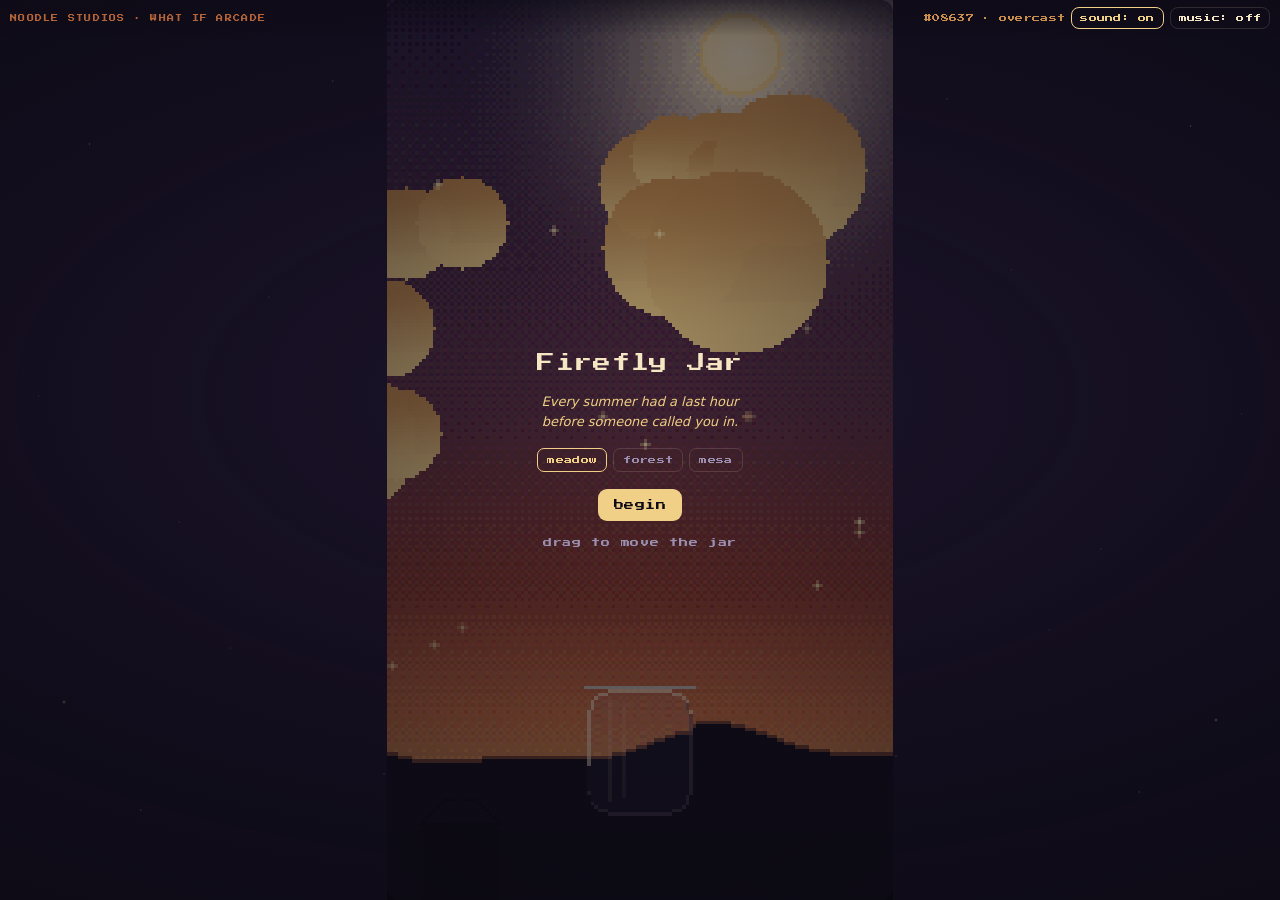
<file: games/firefly/firefly-jar.html>
<!doctype html>
<!-- Firefly Jar · build v0.16 · 2026-06-20 · Noodle Studios / What If Arcade · three scenes (meadow/forest/mesa) for MVP -->
<html lang="en">
<head>
<meta charset="utf-8">
<meta name="viewport" content="width=device-width, initial-scale=1, maximum-scale=1, user-scalable=no">
<title>Firefly Jar</title>
<link rel="preconnect" href="https://fonts.googleapis.com">
<link href="https://fonts.googleapis.com/css2?family=Press+Start+2P&display=swap" rel="stylesheet">
<style>
  :root{
    --night:#0E0B16; --dusk:#1C1530; --duskdeep:#281B3C;
    --amber:#F0CF86; --cream:#F6E7C4; --rust:#D2743F; --dust:#C98F4A;
    --teal:#9FD8D8; --ink:#F6E7C4; --ghost:#9a8fb0; --line:rgba(246,231,196,.14);
    --mono:"Press Start 2P", ui-monospace, Menlo, Consolas, monospace;
  }
  *{box-sizing:border-box}
  html,body{margin:0;height:100%}
  body{background:var(--night); color:var(--ink);
    font-family:ui-sans-serif,system-ui,-apple-system,"Segoe UI",Roboto,sans-serif;
    display:grid; place-items:center;
    margin:0; min-height:100dvh; overflow:hidden;}
  /* quiet desktop ambiance: a faint dusk pool the cabinet sits in + a scattered brand starfield.
     the canvas is opaque and covers the centre strip, so this only breathes through the side margins. */
  body::before{content:""; position:fixed; inset:0; z-index:-1; pointer-events:none;
    background:
      radial-gradient(150% 105% at 50% 44%, rgba(40,27,60,.55), rgba(28,21,48,.18) 46%, rgba(14,11,22,0) 66%),
      radial-gradient(1px 1px at 7% 16%, rgba(246,231,196,.45), transparent),
      radial-gradient(1px 1px at 14% 58%, rgba(201,143,74,.40), transparent),
      radial-gradient(2px 2px at 5% 78%, rgba(240,207,134,.32), transparent),
      radial-gradient(1px 1px at 21% 33%, rgba(154,143,176,.38), transparent),
      radial-gradient(1px 1px at 11% 90%, rgba(246,231,196,.30), transparent),
      radial-gradient(1px 1px at 26% 9%,  rgba(240,207,134,.34), transparent),
      radial-gradient(1px 1px at 18% 72%, rgba(201,143,74,.30), transparent),
      radial-gradient(1px 1px at 3% 44%,  rgba(154,143,176,.30), transparent),
      radial-gradient(1px 1px at 30% 86%, rgba(246,231,196,.28), transparent),
      radial-gradient(1px 1px at 93% 14%, rgba(246,231,196,.45), transparent),
      radial-gradient(1px 1px at 86% 61%, rgba(201,143,74,.40), transparent),
      radial-gradient(2px 2px at 95% 80%, rgba(240,207,134,.32), transparent),
      radial-gradient(1px 1px at 79% 30%, rgba(154,143,176,.38), transparent),
      radial-gradient(1px 1px at 89% 88%, rgba(246,231,196,.30), transparent),
      radial-gradient(1px 1px at 74% 11%, rgba(240,207,134,.34), transparent),
      radial-gradient(1px 1px at 82% 70%, rgba(201,143,74,.30), transparent),
      radial-gradient(1px 1px at 97% 46%, rgba(154,143,176,.30), transparent),
      radial-gradient(1px 1px at 70% 84%, rgba(246,231,196,.28), transparent);
    background-repeat:no-repeat;
    animation:ambientBreath 14s ease-in-out infinite alternate;}
  @keyframes ambientBreath{from{opacity:.78} to{opacity:1}}
  @media (prefers-reduced-motion:reduce){body::before{animation:none}}
  .eyebrow{font-family:var(--mono); font-size:9px; letter-spacing:.18em; color:var(--rust); text-transform:uppercase; opacity:.85;}
  #stage{position:relative; line-height:0;}
  canvas#game{
    image-rendering:pixelated; image-rendering:crisp-edges;
    width:min(100vw, calc(100dvh * 0.5625)); height:auto; max-height:100dvh;
    aspect-ratio:144/256; display:block; touch-action:none;}
  #topbar{position:fixed; top:0; left:0; right:0; z-index:20; pointer-events:none;
    display:flex; align-items:center; justify-content:space-between; gap:8px;
    padding:7px 10px; background:linear-gradient(rgba(14,11,22,.6),rgba(14,11,22,0));}
  #topbar .eyebrow{font-size:7px;}
  #topbar .topright{display:flex; align-items:center; gap:6px;}
  #topbar button.mini{pointer-events:auto; flex:none; padding:6px 8px;}
  .overlay{position:absolute; inset:0; display:flex; flex-direction:column;
    align-items:center; justify-content:center; text-align:center; gap:15px; line-height:1.55;
    padding:24px; border-radius:12px; cursor:pointer;
    background:radial-gradient(120% 90% at 50% 40%, rgba(14,11,22,.36), rgba(14,11,22,.78));}
  .overlay.hide{display:none;}
  .title{font-family:var(--mono); font-size:clamp(15px,5.4vw,18px); color:var(--cream); letter-spacing:.04em; line-height:1.5;}
  .wish{font-style:italic; font-size:13px; color:var(--amber); max-width:24ch; line-height:1.5;}
  .hint{font-family:var(--mono); font-size:9px; color:var(--ghost); letter-spacing:.08em;}
  .close-line{font-style:italic; font-size:15px; color:var(--teal); max-width:26ch; line-height:1.6;
    text-shadow:0 0 14px rgba(159,216,216,.35);}
  .count{font-family:var(--mono); font-size:11px; color:var(--cream); letter-spacing:.06em;}
  .best{font-family:var(--mono); font-size:8px; color:var(--ghost); letter-spacing:.06em;}
  .btn{font-family:var(--mono); font-size:10px; color:var(--night); background:var(--amber);
    border:none; border-radius:9px; padding:11px 16px; cursor:pointer; letter-spacing:.04em;}
  .btn:hover{background:var(--cream);}
  .picker{display:flex; gap:6px; flex-wrap:wrap; justify-content:center; max-width:250px; margin:2px 0 2px;}
  .chip{font-family:var(--mono); font-size:8px; letter-spacing:.04em; color:var(--ghost);
    background:transparent; border:1px solid var(--line); border-radius:7px; padding:7px 9px; cursor:pointer;}
  .chip:hover{border-color:var(--rust); color:var(--cream);}
  .chip.on{border-color:var(--amber); color:var(--amber);}
  .bar2{width:min(340px,94vw); display:flex; gap:8px;}
  button.mini{font-family:var(--mono); font-size:8px; color:var(--ink); background:transparent;
    border:1px solid var(--line); border-radius:8px; padding:8px 6px; cursor:pointer; flex:1; letter-spacing:.03em;}
  button.mini:hover{border-color:var(--rust); color:var(--cream);}
  button.mini.on{border-color:var(--amber); color:var(--amber);}
  .seedtag{font-family:var(--mono); font-size:8px; color:var(--dust); letter-spacing:.04em;}
  :focus-visible{outline:2px solid var(--amber); outline-offset:3px;}
</style>
</head>
<body>
<div id="stage">
  <canvas id="game" width="144" height="256" tabindex="0"></canvas>
  <div class="overlay" id="intro">
    <div class="title">Firefly Jar</div>
    <div class="wish">Every summer had a last hour before someone called you in.</div>
    <div class="picker" id="scenePicker"></div>
    <button class="btn" id="begin">begin</button>
    <div class="hint">drag to move the jar</div>
  </div>
  <div class="overlay hide" id="end">
    <div class="close-line" id="closeLine"></div>
    <div class="count" id="endCount"></div>
    <div class="best" id="endBest"></div>
    <button class="btn" id="again">stay out again</button>
    <button class="chip" id="changePlace">← another place</button>
  </div>
</div>
<div id="topbar">
  <div class="eyebrow">Noodle Studios · What If Arcade</div>
  <div class="topright">
    <span class="seedtag" id="seedtag">#00000 · clear</span>
    <button class="mini on" id="sound">sound: on</button>
    <button class="mini" id="music">music: off</button>
  </div>
</div>

<!-- shared relight kernel (single source of truth: Lab + reader + games) -->
<script>
/* ============================================================================
   relight.js — Noodle Studios / What If Arcade — canonical relight kernel.
   Pure typed-array code: runs in the browser (window.Relight) AND in Node
   (require). One source of truth for the Lab, the headless reader, and games.

   API:
     prepare(img)            -> G-buffer {W,H,N,base,alpha,height,nx,ny,nz,edge,ao}
     cycle(t,W,H,opt)        -> light rig (directional sun/moon, traverse, horizon)
     render(out,g,rig,o)     -> physical foreground relight
     emitters / godRays / shaftsManual / bloom / grade / focus / ditherPalette / paintSky
     compose(g,rig,cfg)      -> full locked pipeline -> RGBA buffer
     MOODS                   -> mood/grade presets
   ============================================================================ */
(function(root, factory){
  if (typeof module==='object' && module.exports) module.exports = factory();
  else root.Relight = factory();
})(typeof self!=='undefined'?self:this, function(){
  'use strict';
  const clamp=v=>v<0?0:v>1?1:v;
  const lerp=(a,b,t)=>a+(b-a)*t;
  const smooth=t=>{t=clamp(t);return t*t*(3-2*t);};
  const mix3=(a,b,t)=>{t=clamp(t);return [a[0]+(b[0]-a[0])*t,a[1]+(b[1]-a[1])*t,a[2]+(b[2]-a[2])*t];};
  function set(buf,W,H,x,y,r,g,b){ x|=0;y|=0; if(x<0||x>=W||y<0||y>=H)return; const i=(y*W+x)*4; buf[i]=r;buf[i+1]=g;buf[i+2]=b;buf[i+3]=255; }
  function blend(buf,W,H,x,y,r,g,b,a){ x|=0;y|=0; if(x<0||x>=W||y<0||y>=H||a<=0)return; if(a>1)a=1; const i=(y*W+x)*4; buf[i]+=(r-buf[i])*a; buf[i+1]+=(g-buf[i+1])*a; buf[i+2]+=(b-buf[i+2])*a; buf[i+3]=255; }

  /* ---- 1. prepare: image -> G-buffer (base/alpha/height/normals/edge/ao) ---- */
  function prepare(img){
    const W=img.width, H=img.height, d=img.data, N=W*H;
    const base=new Uint8ClampedArray(N*3), alpha=new Float32Array(N), lum=new Float32Array(N);
    for(let i=0;i<N;i++){ const r=d[i*4],g=d[i*4+1],b=d[i*4+2];
      base[i*3]=r; base[i*3+1]=g; base[i*3+2]=b; alpha[i]=d[i*4+3]/255; lum[i]=(0.299*r+0.587*g+0.114*b)/255; }
    const A=(x,y)=>alpha[(y<0?0:y>=H?H-1:y)*W+(x<0?0:x>=W?W-1:x)];
    const L=(x,y)=>{const X=x<0?0:x>=W?W-1:x,Y=y<0?0:y>=H?H-1:y,i=Y*W+X;return lum[i]*alpha[i];};
    const h=new Float32Array(N);
    for(let y=0;y<H;y++)for(let x=0;x<W;x++) h[y*W+x]=(L(x,y)*2+L(x-1,y)+L(x+1,y)+L(x,y-1)+L(x,y+1))/6;
    const Hh=(x,y)=>h[(y<0?0:y>=H?H-1:y)*W+(x<0?0:x>=W?W-1:x)];
    const nx=new Float32Array(N),ny=new Float32Array(N),nz=new Float32Array(N),edge=new Float32Array(N),ao=new Float32Array(N);
    for(let y=0;y<H;y++)for(let x=0;x<W;x++){ const i=y*W+x;
      const gx=(Hh(x+1,y-1)+2*Hh(x+1,y)+Hh(x+1,y+1))-(Hh(x-1,y-1)+2*Hh(x-1,y)+Hh(x-1,y+1));
      const gy=(Hh(x-1,y+1)+2*Hh(x,y+1)+Hh(x+1,y+1))-(Hh(x-1,y-1)+2*Hh(x,y-1)+Hh(x+1,y-1));
      const agx=A(x+1,y)-A(x-1,y), agy=A(x,y+1)-A(x,y-1), es=Math.min(1,Math.hypot(agx,agy)*1.2); edge[i]=es;
      let X=(-gx)*(1-es)+(-agx)*es, Y=(-gy)*(1-es)+(-agy)*es, Z=1*(1-es)+0.35*es, m=Math.hypot(X,Y,Z)||1;
      nx[i]=X/m; ny[i]=Y/m; nz[i]=Z/m; }
    for(let y=0;y<H;y++)for(let x=0;x<W;x++){ const c=Hh(x,y); let occ=0,cnt=0;
      for(let oy=-2;oy<=2;oy++)for(let ox=-2;ox<=2;ox++){ if(!ox&&!oy)continue; occ+=Math.max(0,Hh(x+ox,y+oy)-c); cnt++; }
      ao[y*W+x]=1-Math.min(1,(occ/cnt)*7); }
    return {W,H,N,base,alpha,height:h,nx,ny,nz,edge,ao};
  }

  /* ---- 2. cycle: t(0..1) + per-scene path config -> directional light rig ---- */
  function cycle(t,W,H,opt){
    opt=opt||{};
    const warmth=clamp(1 - t/0.52), nightV=clamp((t-0.40)/0.60);
    const mode=opt.traverse||'vertical', az=opt.az||0, elev=opt.elev!=null?opt.elev:0.6;
    const horY=(opt.horizon!=null?opt.horizon:0.72)*H;
    let sunX,sunY,moonX,moonY, sunI=warmth, moonI=nightV;
    if(mode==='horizontal'){
      const arcH=(0.30+elev*0.55)*H, sp=clamp(t/0.92);
      sunX=lerp((0.06+az)*W,(0.94+az)*W, t);
      sunY=horY - arcH*Math.sin(Math.PI*sp);
      sunI=Math.max(0, Math.sin(Math.PI*sp));
      const mp=clamp((t-0.42)/0.6);
      moonX=lerp((0.94+az)*W,(0.06+az)*W, clamp((t-0.45)/0.55));
      moonY=horY - arcH*0.85*Math.sin(Math.PI*mp);
      moonI=clamp((t-0.5)/0.4)*Math.max(0,Math.sin(Math.PI*mp));
    } else {
      sunX=(0.50+az)*W; sunY=lerp(H*0.06, H*1.18, smooth(clamp(t/0.46)));
      moonX=(0.44+az)*W; moonY=lerp(H*0.92, H*0.10, smooth(clamp((t-0.36)/0.62)));
    }
    const cx=W*0.5, cyH=horY, zE=0.45+elev*1.7;
    const dirOf=(px,py)=>{ let Lx=(px-cx)/W*2.2, Ly=(py-cyH)/H*2.2, Lz=zE, m=Math.hypot(Lx,Ly,Lz)||1; return [Lx/m,Ly/m,Lz/m]; };
    const horizon=mix3([244,150,86],[20,16,40],smooth(clamp(t/0.62)));
    const top    =mix3([66,42,92],[8,6,16],smooth(clamp(t/0.5)));
    const ambient=mix3([46,40,70],[16,15,30],smooth(t));
    return { t, warmth, night:nightV, horizonY:horY,
      sun :{x:sunX, y:sunY, z:70, color:[255,206,150], intensity:sunI, dir:dirOf(sunX,sunY), directional:true},
      moon:{x:moonX,y:moonY,z:60, color:[150,172,210], intensity:moonI, dir:dirOf(moonX,moonY), directional:true},
      ambient:{color:ambient}, sky:{horizon, top} };
  }

  const MOODS={
    neutral :{on:false, sat:1.00, contrast:1.00, lift:0.00, vig:0.00, shTint:[.45,.50,.60], hiTint:[.55,.50,.45], tint:0.00},
    comfort :{on:true,  sat:1.12, contrast:0.96, lift:0.04, vig:0.18, shTint:[.52,.46,.52], hiTint:[.64,.54,.40], tint:0.24},
    solitude:{on:true,  sat:0.76, contrast:1.03, lift:0.05, vig:0.34, shTint:[.42,.48,.64], hiTint:[.50,.53,.60], tint:0.28},
    tension :{on:true,  sat:0.88, contrast:1.22, lift:0.00, vig:0.42, shTint:[.40,.44,.60], hiTint:[.62,.50,.42], tint:0.22},
    wonder  :{on:true,  sat:1.16, contrast:0.93, lift:0.08, vig:0.22, shTint:[.40,.50,.60], hiTint:[.54,.62,.66], tint:0.32}
  };

  /* ---- 3. render: physical foreground relight ---- */
  function render(out,g,rig,o){
    o=o||{};
    const {W,H,N,base,alpha,nx,ny,nz,edge,ao}=g;
    const ambFloor=o.ambient!=null?o.ambient:0.20, nStr=o.normalStrength!=null?o.normalStrength:0.42, rimK=o.rimK!=null?o.rimK:3.4;
    const useNorm=o.normal!==false, useRim=o.rim!==false, useGrade=o.grade!==false, useEmis=!!o.emissive,
          useAO=o.ao!==false, aoStr=o.aoStrength!=null?o.aoStrength:0.6;
    const amb=rig.ambient.color, sun=rig.sun, moon=rig.moon;
    for(let y=0;y<H;y++)for(let x=0;x<W;x++){ const i=y*W+x;
      if(alpha[i]<0.03){ out[i*4+3]=0; continue; }
      let R=base[i*3],G=base[i*3+1],B=base[i*3+2];
      let Nx=nx[i]*nStr,Ny=ny[i]*nStr,Nz=nz[i]; const nm=Math.hypot(Nx,Ny,Nz)||1; Nx/=nm;Ny/=nm;Nz/=nm;
      let lr=0,lg=0,lb=0;
      if(useGrade){ lr+=amb[0]/255*ambFloor+ambFloor; lg+=amb[1]/255*ambFloor+ambFloor; lb+=amb[2]/255*ambFloor+ambFloor; } else { lr=lg=lb=1; }
      out._rimR=out._rimG=out._rimB=0;
      function lamp(li){ if(li.intensity<=0.001)return;
        let Lx,Ly,Lz;
        if(li.dir){ Lx=li.dir[0];Ly=li.dir[1];Lz=li.dir[2]; }
        else { Lx=li.x-x;Ly=li.y-y;Lz=li.z; const ll=Math.hypot(Lx,Ly,Lz)||1; Lx/=ll;Ly/=ll;Lz/=ll; }
        if(useNorm){ const dd=Math.max(0,Nx*Lx+Ny*Ly+Nz*Lz), k=li.intensity*dd; lr+=li.color[0]/255*k; lg+=li.color[1]/255*k; lb+=li.color[2]/255*k; }
        if(useRim){ const fac=Math.max(0,Nx*Lx+Ny*Ly), rim=Math.pow(1-clamp(Nz),rimK)*fac*li.intensity*(0.5+0.5*edge[i]);
          out._rimR+=li.color[0]*rim; out._rimG+=li.color[1]*rim; out._rimB+=li.color[2]*rim; } }
      lamp(sun); lamp(moon);
      let oR=R*lr+out._rimR, oG=G*lg+out._rimG, oB=B*lb+out._rimB;
      if(useAO){ const aoF=1-aoStr*(1-ao[i]); oR*=aoF; oG*=aoF; oB*=aoF; }
      if(useEmis){ const warm=(R-B)/255, br=(R+G+B)/765, e=clamp((warm-0.18)*2)*clamp((br-0.4)*2)*rig.night; oR+=120*e; oG+=70*e; oB+=24*e; }
      out[i*4]=oR; out[i*4+1]=oG; out[i*4+2]=oB; out[i*4+3]=255;
    }
  }

  /* ---- emitter (point) lights: fireflies/lamps illuminate the surface ---- */
  function emitters(buf,W,H,g,lights,emitStr){
    const col=[255,210,150];
    for(const f of lights){
      const blink=0.3+0.7*Math.pow(Math.max(0,Math.sin(f.ph)),2), I=(emitStr!=null?emitStr:0.55)*blink, r=f.r;
      const x0=Math.max(0,(f.x-r)|0),x1=Math.min(W-1,(f.x+r)|0),y0=Math.max(0,(f.y-r)|0),y1=Math.min(H-1,(f.y+r)|0);
      for(let y=y0;y<=y1;y++)for(let x=x0;x<=x1;x++){ const i=y*W+x; if(g.alpha[i]<0.03)continue;
        const Lx=f.x-x,Ly=f.y-y,dist=Math.hypot(Lx,Ly); if(dist>r)continue;
        const Lz=6,ll=Math.hypot(Lx,Ly,Lz)||1,d=Math.max(0,(g.nx[i]*Lx+g.ny[i]*Ly+g.nz[i]*Lz)/ll),fall=1-dist/r;
        blend(buf,W,H,x,y,col[0],col[1],col[2], Math.min(0.85, I*fall*fall*(0.35+0.65*d))); }
      blend(buf,W,H,f.x,f.y,255,242,205,Math.min(1,blink)); blend(buf,W,H,f.x+1,f.y,col[0],col[1],col[2],blink*0.5); blend(buf,W,H,f.x,f.y+1,col[0],col[1],col[2],blink*0.5);
    }
  }

  /* ---- Mitchell god rays: occlusion buffer + radial blur ---- */
  function godRays(buf,W,H,g,rig,ray){
    if(rig.moon.intensity<0.05)return; ray=ray||{};
    const N=g.N, occ=new Float32Array(N), mX=rig.moon.x, mY=rig.moon.y, mr=5;
    for(let y=0;y<H;y++)for(let x=0;x<W;x++){ const i=y*W+x;
      if(g.alpha[i]>0.03){ occ[i]=0; continue; }
      const dd=Math.hypot(x-mX,y-mY); occ[i]= dd<mr?1:(dd<mr*4?Math.max(0,1-(dd-mr)/(mr*3))*0.5:0); }
    const SAMPLES=28, density=ray.density!=null?ray.density:0.9, weight=0.5, decay=0.93, exposure=(ray.exposure!=null?ray.exposure:0.55)*rig.moon.intensity;
    const col=mix3([150,172,210],[245,182,120],ray.warmth||0);
    for(let y=0;y<H;y++)for(let x=0;x<W;x++){ let dx=(mX-x)/SAMPLES*density,dy=(mY-y)/SAMPLES*density,sx=x,sy=y,illum=0,decw=1;
      for(let s=0;s<SAMPLES;s++){ sx+=dx;sy+=dy; const ix=sx|0,iy=sy|0; if(ix<0||ix>=W||iy<0||iy>=H)break; illum+=occ[iy*W+ix]*decw*weight; decw*=decay; }
      illum*=exposure; if(illum>0.004){ const onTree=g.alpha[y*W+x]>0.03?1.3:1; blend(buf,W,H,x,y,col[0],col[1],col[2],Math.min(0.6,illum*onTree)); } }
  }
  function shaftsManual(buf,W,H,g,rig,time){
    if(rig.moon.intensity<0.05)return; const mp=rig.moon.intensity,mX=rig.moon.x,mY=rig.moon.y,reach=200,n=6,tn=(time||0)*0.001;
    for(let k=0;k<n;k++){ const ang=1.18+k*0.13+Math.sin(tn*0.22+k*1.7)*0.02,ca=Math.cos(ang),sa=Math.sin(ang),flick=0.8+0.2*Math.sin(tn*0.7+k*2.1);
      for(let s=8;s<reach;s++){ const fx=mX+ca*s,fy=mY+sa*s; if(fy>=H||fx<-2||fx>=W+2)break; const fall=1-s/reach,halfW=1.0+s*0.022;
        for(let w=-halfW;w<=halfW;w+=1){ const px=(fx-sa*w)|0,py=(fy+ca*w)|0; if(px<0||px>=W||py<0||py>=H)continue;
          const onTree=g.alpha[py*W+px]>0.03,e=1-Math.abs(w)/(halfW+0.6),a=smooth(clamp(mp*1.3))*fall*e*flick*(onTree?0.17:0.05);
          if(a>0.004) blend(buf,W,H,px,py,150,172,210,a); } } }
  }

  /* ---- bloom ---- */
  function bloom(buf,W,H){
    const N=W*H,thr=198,br=new Float32Array(N*3),tmp=new Float32Array(N*3),R=2,STR=0.85;
    for(let i=0;i<N;i++){ const r=buf[i*4],g=buf[i*4+1],b=buf[i*4+2],l=Math.max(r,g,b); if(l>thr){ const k=(l-thr)/(255-thr); br[i*3]=r*k;br[i*3+1]=g*k;br[i*3+2]=b*k; } }
    function blur(src,dst,horiz){ for(let y=0;y<H;y++)for(let x=0;x<W;x++){ let r=0,gg=0,b=0,n=0;
      for(let k=-R;k<=R;k++){ const xx=horiz?x+k:x,yy=horiz?y:y+k; if(xx<0||xx>=W||yy<0||yy>=H)continue; const j=(yy*W+xx)*3; r+=src[j];gg+=src[j+1];b+=src[j+2];n++; }
      const o=(y*W+x)*3; dst[o]=r/n;dst[o+1]=gg/n;dst[o+2]=b/n; } }
    blur(br,tmp,true);blur(tmp,br,false);blur(br,tmp,true);blur(tmp,br,false);
    for(let i=0;i<N;i++){ buf[i*4]=Math.min(255,buf[i*4]+br[i*3]*STR); buf[i*4+1]=Math.min(255,buf[i*4+1]+br[i*3+1]*STR); buf[i*4+2]=Math.min(255,buf[i*4+2]+br[i*3+2]*STR); }
  }

  /* ---- expressive: colour grade + focus ---- */
  const cl=v=>v<0?0:v>1?1:v, ss=(e0,e1,x)=>{ x=cl((x-e0)/(e1-e0)); return x*x*(3-2*x); };
  function grade(buf,W,H,G){ if(!G||!G.on)return; const N=W*H;
    for(let i=0;i<N;i++){ let r=buf[i*4]/255,gg=buf[i*4+1]/255,b=buf[i*4+2]/255;
      r=(r-0.5)*G.contrast+0.5; gg=(gg-0.5)*G.contrast+0.5; b=(b-0.5)*G.contrast+0.5;
      r=G.lift+r*(1-G.lift); gg=G.lift+gg*(1-G.lift); b=G.lift+b*(1-G.lift);
      const l=0.299*r+0.587*gg+0.114*b; r=l+(r-l)*G.sat; gg=l+(gg-l)*G.sat; b=l+(b-l)*G.sat;
      const sw=1-l,hw=l; r+=((G.shTint[0]-0.5)*sw+(G.hiTint[0]-0.5)*hw)*G.tint; gg+=((G.shTint[1]-0.5)*sw+(G.hiTint[1]-0.5)*hw)*G.tint; b+=((G.shTint[2]-0.5)*sw+(G.hiTint[2]-0.5)*hw)*G.tint;
      buf[i*4]=cl(r)*255; buf[i*4+1]=cl(gg)*255; buf[i*4+2]=cl(b)*255; } }
  function focus(buf,W,H,G){ if(!G||!G.on||G.vig<=0)return; const cx=W*0.5,cy=H*0.55,md=Math.hypot(cx,cy),v=G.vig;
    for(let y=0;y<H;y++)for(let x=0;x<W;x++){ const dd=Math.hypot(x-cx,y-cy)/md,f=1-v*ss(0.32,1.0,dd),i=(y*W+x)*4; buf[i]*=f;buf[i+1]*=f;buf[i+2]*=f; } }

  /* ---- dither + palette snap (pixel-art correctness) ---- */
  const BAYER=[0,8,2,10,12,4,14,6,3,11,1,9,15,7,13,5].map(v=>(v/16-0.47));
  const PAL=[[14,11,22],[28,21,48],[40,27,60],[58,44,82],[92,72,112],[138,58,40],[210,116,63],[201,143,74],[240,207,134],[246,231,196],[150,172,210],[159,216,216]];
  function nearest(r,g,b){ let bi=0,bd=1e18; for(let p=0;p<PAL.length;p++){ const c=PAL[p],d=(r-c[0])*(r-c[0])+(g-c[1])*(g-c[1])+(b-c[2])*(b-c[2]); if(d<bd){bd=d;bi=p;} } return PAL[bi]; }
  function ditherPalette(buf,W,H){ const amt=30;
    for(let y=0;y<H;y++)for(let x=0;x<W;x++){ const i=(y*W+x)*4,o=BAYER[(y&3)*4+(x&3)]*amt,c=nearest(buf[i]+o,buf[i+1]+o,buf[i+2]+o); buf[i]=c[0];buf[i+1]=c[1];buf[i+2]=c[2]; } }

  /* ---- sky + sun/moon discs (clipped at the floor) + stars ---- */
  function disc(buf,W,H,cx,cy,r,c,maxY){ for(let y=-r;y<=r;y++)for(let x=-r;x<=r;x++){ if(x*x+y*y<=r*r && (maxY==null||cy+y<maxY)) set(buf,W,H,cx+x,cy+y,c[0],c[1],c[2]); } }
  function halo(buf,W,H,cx,cy,r,c,a,maxY){ for(let y=-r;y<=r;y++)for(let x=-r;x<=r;x++){ const d=Math.hypot(x,y); if(d<=r && (maxY==null||cy+y<maxY)) blend(buf,W,H,cx+x,cy+y,c[0],c[1],c[2],a*(1-d/r)*0.5); } }
  function paintSky(buf,W,H,rig,cfg){ cfg=cfg||{}; const horY=H*0.78;
    for(let y=0;y<H;y++){ let col=y<horY?mix3(rig.sky.top,rig.sky.horizon,y/horY):mix3(rig.sky.horizon,[10,8,18],(y-horY)/(H-horY));
      for(let x=0;x<W;x++){ const i=(y*W+x)*4; buf[i]=col[0];buf[i+1]=col[1];buf[i+2]=col[2];buf[i+3]=255; } }
    if(cfg.stars!==false && rig.night>0.05){ const tn=(cfg.time||0)*0.002;
      for(let s=0;s<70;s++){ const sx=(s*97)%W, sy=((s*53)%Math.floor(H*0.6)), tw=0.5+0.5*Math.sin(tn+s); blend(buf,W,H,sx,sy,200,210,230,rig.night*0.7*tw); } }
    const fl=rig.horizonY;
    if(rig.sun.intensity>0.02 && rig.sun.y<H){ disc(buf,W,H,rig.sun.x,rig.sun.y,4,[255,224,170],fl); halo(buf,W,H,rig.sun.x,rig.sun.y,16,[245,170,90],rig.sun.intensity*0.5,fl); }
    if(rig.moon.intensity>0.02 && rig.moon.y<H){ disc(buf,W,H,rig.moon.x,rig.moon.y,4,[214,224,238],fl); halo(buf,W,H,rig.moon.x,rig.moon.y,14,[150,172,210],rig.moon.intensity*0.4,fl); }
  }

  /* ---- compose: the full locked pipeline -> RGBA buffer ---- */
  function compose(g,rig,cfg){
    cfg=cfg||{}; const W=g.W,H=g.H, buf=new Uint8ClampedArray(W*H*4);
    const L=cfg.layers||{}, D=cfg.dials||{}, ray=cfg.ray||{mode:'mitchell'};
    paintSky(buf,W,H,rig,{stars:L.stars,time:cfg.time});
    const fg=new Uint8ClampedArray(W*H*4);
    render(fg,g,rig,{grade:L.grade,normal:L.normal,rim:L.rim,ao:L.ao,emissive:L.emissive,ambient:D.ambient,normalStrength:D.normalStrength,rimK:D.rimK,aoStrength:D.aoStrength});
    for(let i=0;i<g.N;i++){ if(fg[i*4+3]>0){ buf[i*4]=fg[i*4];buf[i*4+1]=fg[i*4+1];buf[i*4+2]=fg[i*4+2];buf[i*4+3]=255; } }
    if(L.fireflies && cfg.fireflies) emitters(buf,W,H,g,cfg.fireflies,D.emit);
    if(ray.mode==='manual') shaftsManual(buf,W,H,g,rig,cfg.time);
    else if(ray.mode==='mitchell') godRays(buf,W,H,g,rig,ray);
    if(L.bloom) bloom(buf,W,H);
    if(cfg.grade && cfg.grade.on){ grade(buf,W,H,cfg.grade); focus(buf,W,H,cfg.grade); }
    if(L.dither) ditherPalette(buf,W,H);
    return buf;
  }

  return {prepare,cycle,render,emitters,godRays,shaftsManual,bloom,grade,focus,ditherPalette,paintSky,compose,MOODS,clamp,lerp,smooth,mix3};
});

</script>
<script>
/* ============================ CONFIG ============================ */
const CFG = {
  W:144, H:256, DURATION:45, DITHER_Q:16,
  SUN_X:0.70, MOON_X:0.30, SUN_GLOW_R:86,
  FAR_HILL:212, GROUND:236,
  JAR_W:30, JAR_H:36, JAR_BASE:24, JAR_EASE:0.18, REFRACT:4.0,
  FLIES:13, MAX_CLOUDS:8,
};

const STOPS = [
  { h:0.00, sun:'#281B3C', night:'#0E0B16', delay:0.00 },
  { h:0.46, sun:'#5A2E40', night:'#140E1E', delay:0.10 },
  { h:0.66, sun:'#8A3A28', night:'#1C1530', delay:0.20 },
  { h:0.80, sun:'#D2743F', night:'#281B3C', delay:0.30 },
  { h:0.90, sun:'#E8A85A', night:'#3A2236', delay:0.40 },
  { h:0.96, sun:'#F0CF86', night:'#4A2A30', delay:0.46 },
  { h:1.00, sun:'#F6E7C4', night:'#5A3030', delay:0.50 },
];
const C = {
  cream:[246,231,196], amber:[240,207,134], rust:[210,116,63], dust:[201,143,74],
  rustDeep:[138,58,40], night:[14,11,22], moon:[222,210,182], duskdeep:[40,27,60],
  glass:[150,180,200], teal:[159,216,216], windowLit:[245,200,120],
};

/* ============================ helpers ============================ */
const W=CFG.W, H=CFG.H;
const clamp=(v,a=0,b=1)=>v<a?a:v>b?b:v;
const lerp=(a,b,t)=>a+(b-a)*t;
const smooth=t=>{t=clamp(t);return t*t*(3-2*t);};
const hex=s=>[parseInt(s.slice(1,3),16),parseInt(s.slice(3,5),16),parseInt(s.slice(5,7),16)];
const mix=(a,b,t)=>[lerp(a[0],b[0],t),lerp(a[1],b[1],t),lerp(a[2],b[2],t)];
const dist=(x,y)=>Math.sqrt(x*x+y*y);
const BAYER=[[0,8,2,10],[12,4,14,6],[3,11,1,9],[15,7,13,5]];
const STOPC = STOPS.map(s=>({h:s.h, sun:hex(s.sun), night:hex(s.night), delay:s.delay}));
function mulberry32(a){return function(){a|=0;a=a+0x6D2B79F5|0;let t=Math.imul(a^a>>>15,1|a);t=t+Math.imul(t^t>>>7,61|t)^t;return((t^t>>>14)>>>0)/4294967296;};}

const cv=document.getElementById('game'), ctx=cv.getContext('2d');
const img=ctx.createImageData(W,H), buf=img.data;
const bgsnap=new Uint8ClampedArray(buf.length);
function setPx(x,y,r,g,b){ x|=0;y|=0; if(x<0||x>=W||y<0||y>=H)return; const i=(y*W+x)*4; buf[i]=r;buf[i+1]=g;buf[i+2]=b;buf[i+3]=255; }
function blendPx(x,y,r,g,b,a){ x|=0;y|=0; if(x<0||x>=W||y<0||y>=H||a<=0)return; if(a>1)a=1; const i=(y*W+x)*4; buf[i]=lerp(buf[i],r,a);buf[i+1]=lerp(buf[i+1],g,a);buf[i+2]=lerp(buf[i+2],b,a);buf[i+3]=255; }
let FOREST_PX=null, FOREST_READY=false, FOREST_G=null;
const FOREST_B64="[base64]/z95LfG6SHLizObMznbaJr4GxBvceu9E/cuLeLzu35P204vuz4YXfGD5Hv6w/QSIReT6AdD962dAfQPUARBe+BMg5ib9ZyLdLx4XrIDsn0z59QnQM4nIMA0q/Qpo+aj4yADUd0AvuaZ3+wvTrh0QAbInQPQnX/AomhtPu6XiPY2k0yYPLjicgOBlFLqlT/T3WW7J3ck2SDMZJz9xTeCKmwzRB0C3qBqR5O/6u+x7tMp7nI33PFukGOHNW9yEmvx613WRArou5VHf74hMkN7T6LokbsmOG8rRfuzjSwd0jY8wEa5SPQEZiX45amw3o3fTiapgL4pxU1l98E4ulXSqcu2A+Ddd1K4h3QaIxt3ugHoFhBe+5ftm3C3jsjKN9b23pN76Wn4hkkx2GSAQbwSkl2sHtS5/95+DIjC5Hif/PgS/qOzLwRCdNJ5+U4Wt7YbmknkTIgdAN477VqXR/PslcZoczVkFJBcNOTkDmtxhCd3l+pRVtm5YA/I7QJfw/MDvgAYmBdTJZdUOIfP1N6EN/+H+uDaJlafuptOUg1e2TNqTDqS+6qGh4ebXbpL1cE49M3h+E2kCMt3Nps1l8GH8843/cX8ILZJ8MmyOjxqlNXfVp4pGVFEPQJNH0zsbwEiN1Cuhls7PnNqs0/jltjhMfXph6msMJTl10v33+DNFovMPZ32SmVelb6eddqIZoFTfbh3M9xlQbu7JNQwu3/I51O57w2qH6wRIWbgBIgWUh6ibQIkYptuOtEmbwSDu1z851CdABz4qNVpxMFTCB1EkAN1U0v+UQj/wa/OmqYjH7mGvgMgBiUxIRApovNr475eXHHQzOStW+hCfADF1MOdK7Ku+foLEVADBcXZW0AKIVwq5RuJwoOXfAUkCouL6JKCVQkR57NHnZZlcIz1o8m+AJPR/6JOU8aAa0Ro3rlGHizVPOqFo/waIXYK6H3DFolptNSZknuQhDNIvZvz1vwARnQHxcGzsB6kNVKA/BYqT2sN6/BPLglW8xvM8PPa/P5NhOQRf7ckfcEAjmv8N0DmeNyEaHJsaJb2L8Av5EyDV12IG5DdAoNKI1tyCXC7h6zXVR22fo9X5kt8YJkUpF8sgFwp7gaMm/L7IxwyD2Won0LtUzIxWF0AWVN2ACiuTaWrIvwDqU3UGoNsa/HO0qlkHAhOuYhVRpF7lLwHxMdugTpzxzKMf+RoAqXgmV26XZby9h4qM71+cyZX7Evc3LPtxxz30gU4T0RTJZj7sK7mO8zN8fQOEgiV/ybJpN/sANDxHUSI8KoAZizFZaP8VkJLQoi07DtfUhPTkwA4VNcK9CogeAI2zzz3s0VenUcx6jDuIcGjPFiBbZ0A8eNhmrC2a9DjGBoOY4kZOXZb3519q/Lprlki+jK/0lE0KRTpmz9NaJqSHw/A6X3VFylbVM6/qJ3S125lb8h2Qp2PcuHIxxSO2QiX/Y/KjXZec/OhIg2i0wzMoVWmfCUheksCosluqBWo/v64ZoIGbdj46txjdFGK2kJQAUL2bGcnap9za6B8AxdtP8TQc5vvDlTzDsC3uSY1OwjbfoeI/AFJ60+nIII3uSzRR0ZGrRNlERYw0ypSfQw8PLC+uF14AobZskVqsgAaTahaW+vU7Za6LQst/AAT6pgUhQopvHBFNByZVar8C0lQKVTiLil7NsLlv8C1hjO/LR4ne9u+loKX+85jen4CEqk7XE2cVqdQF8y3XyH+85B3VIDmCoaqqZQVkIVh4UlpkmHDUha2O7Tj0rwGR6sOHgL66Pf5DBRQkmk69CAKiWlB6n39VdbqEgt8B9QhSpw0xqswMCHtcthb2fsgR9SVIXURoZdkdSkfuRRWgRCaG82tTiiz2/h+KQUOF5MfvgLaalbqkEmpQ/[base64]/BHQtKzEFrgBIA/[base64]/yZcaVIYRqNMTkk7nCVJo49ieR5ZS4ulZtjM5lfZegqiXumqNsr01UXSaiiuNYJ0BT+DRAFoHkY3ihFyUoCVR9f9fXkIFO2A80waKmOTBeMIpEMbWIR/r8MXu9fAs+1dFiIFsAoMzLqvA/xXwtIalspJBJJNDEP23G9t/Yue6CY02hTNAVEtb7R1joj1uJBwjVNpNT+zd57vSvTHlPNmogPKWcqfsbmD01A5Elqy+ebruAfG+KmxZGSpxrqQu2onTJwiTTqeAZkh0K1iGqOmd/9wdirAsIY0SsW0+k7AtrTbJAKUtJMszfubHL9Bx/[base64]/is66hpvBSBrSHZA3qw0WSvPgOIlL01HBZQ9A5NMkIs2S9zM02AzdaMcaPxCwxjG1Yks7Ssgbwp1OAT9kBqwU98PU7PLmQ6cgIiXboMA5B7NIM8XpvnJAkCcrRbgUSzZ/[base64]/gJQdGOHg5+0eW5ptJyGRa6QhXYKVV6TKQ+9DXltWSnmU/hU4aw2dMpZ6zXoGA0xKZA1GWIeCf8CyN5wqrhugKZct4WMNr6ASh3royCkX4JoOGV6wk61+qVXpZvpKBpchNH9oPBYoq+e3NP6XAQCj6gm76JitwGaHQv9WJ7BgkBp6g/b1J+GKZA4XEi1tp4uLFOutZV0FdCaOsqT/Mw17S6edNEUkdX/6FyJrtWZEyA6Gj0nFfp+j2beddElHOXfp9I4b4CWIqi7c1AwRhtpwxRX+95ONKaIrB59bOEwPU6lg6It4pUpNyyHxijX/PJVOs/aYYVPpgtTQkJw23QA1M+AJm31iL1sxW+SJ+BYrY8k1gqoJu8AELiLdphvCRt1i4GJv0UdaGSXjgEcMyyA3JYloOFQc8RCPdxFO+lqN67Btc/6+rrF7MKevMgSlUlJXlg28kNLoYOHhx+9qvFuf9PMbV+jFDyk9XMiJsfkrF+jU6lO9XrK9JcbKIIE1IFZhM1HESyKzVk8H/697kt96bDGhg7Xng+AsJic9tXq+dOd8J7sRxn/Okz6DRCy7PT2HgUKjM4+Z4eQO2s/fron5XJtta1MOyD2/DR5/+dUeqOX+Fvjx9alu7Q6IIVUUy9Gb1xlA+QJ07Sw43L3f49nrHO2mPNaiXZPJrNYoQ5oqSgqIEzEkPpXnPNMXhoeov2hHZ/RBantJ+Eaq55dWbYC4jVW1GwXYW7FUmDyLM9MFVB/D6hMxGSBTZVPZi0cXDrt3/qptzOBhgiT85tQlwYDBERLbJ49PNplLc8dZydAeL6z5FVHBRZAlrRNc9Nj1AiiNLKA+nFq+jSG09c2q+3YWzMKTF1EtHboO1/H4z+L0eUZOyxUnNRkdJWF/a2A+gEQnQF5uPUx9yHufcNH9BqKHQCV7kv1B8qmAEoLif5vNIY8J2LE+nEjf+dOVZmNoOJRtqVDWHN7ZZeCh1er5+DS/UAeyXF74N0s/xQ/Wmqxt639qTugSOlXQCEZJyNWAUHVK/4+AKI6vE3Fpy6Tn5wzxeVlU3ZbHK1llzhufRnkoKIMfwJUIuLymoO7NwHGmPLKsku7CHBkqU4JmbFODyKs3C7UpW6H41c1OO7Tss5k46GduRulisYIxVbHNIseGgW8XTcEheiZQDMSvODyW0v+GJFesp6eM13GzaBNzkeTe9XVvPQeYvLd/bqWjdW8FchVenQuoOTNngDB9ZsvBIlB6WSZLCZJj9DVSjp8n3MzuwtZNOhlV/coiiolN9WzophWlyuggkiLF3P8KRtTToBYICQLnegGtRNBwmlt826ZYAdA7l+HSQIpCErPMIi3M7/kSMO2h4UvVe5tpqnF4gNgWUdAy5Dj0szRT0E0i/POXajoJGXo6M5AO7PQnBSiAyCoI/WDYjwGQffhc0AUhyABsW9oSVouLPMuwV0xSgolY8dD9jw8xj9JoOIYcZ4yaCLnTNJ5GHQGxEkh9sGFRV9/[base64]/vDsU9mhf6rUVh0GqDT36CqgmkaB5RrKcpwehjRky0jPPYZXkbFwi95ADSHBNgzESXoWQHRCZD3NJc8g1yrOYNcrAHivV/[base64]/nphjz/Y+A0gyt9umLP8S4YSPSeH3pEGYBK/EvgKBi9QyIIEXhhjn4XlPBAainpiZUXPGOGOlLVeVKlryZdYSva88Ql4DLfSkC88P4T8bOjidA1ZbtFApzf8gI02qSe4k9MF61NoPvgMBjzL03JYTxk/Rc4kj3voemjrye9Q97B0f/CIjAezmcWIYhz/EBW2jGuIfEANmEGmEcM7hp5hJu9AAog5WsvUfQyUXNzBlKORv89C17WAjKJC5B3zkfAEGjNUHijDJXVTzz9B/XEZierhJ/AuTZusijUwSKBIBopRDniXVKFkX83HtWAdEnQDkwrSXOBKQ9KNN6BCDKz+rp35BVYM4xEPY/rB9ig3QboAilPSIFQEWG7LPcDuQ3Yy6jbHGwvZTW/sAJCINDqoAwJ97UGEMd+gTIWVZd0yPXJJ1om6B1V9XHXdIHOgLy6WHax4AqIMpPBkHaiwvuD0nKHwiiNepFm/YJkFDPsqPuQVGfZAFEYboR0CbXXIpG89pzeFNnwr35XChy4jiOPQCNBQAUd6BbIAEQL4AweF14xrEdzsN7B9TmCg0ApPsGNgqNEucYReveh2+A/vrVdsU4WWZ5fgREtZRob4LExxzFM0DXny7FubKp+wjIV4pOh1JaAoqxDB0KgWDDgxuuU3eE1b55ynoBNLf0zIsiIFoB3b/9J77aVEaq1fqMpcUGBZ+oq47surmlABo9RoKAyAFVCsGGjwR0Ra+X/[base64]/[base64]/w51u14rJwio7huugGrEZ0PG03kYrqacSgv+o2Vbaa0iquPQ96WfmTgvjWa0UoiyeUD0wOufMyBfcLz0ndcnQViwUzPSo8S5tIZm+WcaePWMy6KOuNgExMvElAhJqyUgW+csCIg5NvVhqU6X2UQCAYYHLDytyYaSCDdAUpcilIGtkgVcQ+ysmkefg6/7KVU93WjDmJpU75OhfME+ei0NA1ebP1wkh3xQCocE3aXJfTRRBMaW9uhHWXZGqwvMwpjbUPd+nULZCkE52wMjPbPj1spC7LvLV0A+D9Bx3bp3youv/8B6qy4Mxa4maZs0S/QQ+T9EOOpV05gwNvG10vIcftm+H2Gs7GDYV/pUwKPMTNvKN8x32SAiTLuR1AaqpHkK1rq9MopUICLhXEsd/IWapu54wZC1dI3qfvlpHbGTYAFk0/nnJYUFkBMrEclS0xS4z2QDdFXogPKYQcFnLcQYW1zVtwTh5JfFs9F3LrYqnmJytcUSlkRsNxNrTMJW5vquHVCkoTybGVq/b+1UhJGrS8U6ql06euflY/NUArJtK2LWGhqKW/YGxoCwV8q9YEUh2n1fqV3FGfRQNlPZ5jCcPST18sSXiuXlWnYIxCYHyCIu622wv55yo4fgfLbL/toDGfuiYiDcAV1KHLGV4rhzh3Obl44A7u3iXAD5iPk2MY6AzGyBC5CLqSagfDwGz5FAwYFlp/CIw+zD5LCtXf8Sc6LZv0i5zs1UYo3sZli6UStpO+IwmeMbOZqcXYweOgUfZhd6LL1mYogSq3HF0p43evgGM61U2zoxJhAgsZKo5tp0aBJoYDI4/77mR6gutYluGh+kA00i62KkaIOZs5ipEeyyBsiaw8U2W136fztusd2otOyaKZVYhqUfVyS4wUa32VAlD02xl19TAXlPrwOxT8mp4ABE+TQG98u43h8CuhyQXqMdVjnogmQJYsC/6r1KDlbOBQCeCh6MI8HRd/FzwPuwq2vnIjy8/P4Q9gUAVzT6RZBHFwCQbxUV9vG7EE62DeeCyxYK7xbA+8KIFy9/hlQve9BQn2ZXlW/LjmvDTjvB7V8rnsqdq3KJKthwQ3w02XcAHKYnh5966W7m2AffDjw8cXTlDLzmgd1ImMc+ABUjb5ZrZmccEDjPZ5694xW70oy3T+I7oHClyR/0glOU9ui73AS/L0B0L3EFdNnTUIxlrkpswavOPog/4UatWyvNVZCkNR2f6V/[base64]/4iRvG5ixDBQ2DqsWHAkCMdu1b9mP2BXBVRfAsicpPoe1odFiW0LqoDqMnXt0oMHOy7+mrslLAAIHrtiJAADHHCN0ZcRyfxUN6VPz3Vo8IQXXqaEIl/kywp1GeuVevjJ7Tpoh6gJc5mb2Kbwmy/PYFsOBCoJkdkxQUAPfiCv5p1XA0zn55f5Q2jIFq1aNomLygarwjV2OTumsSoZTDij49wfVsfgU3G88K/WPqpXh6Uh3L95Fj5vGgN6CeiwOOIBkDcJOgFo35Ad5P0KKBaTceyKioxCToB/AhSD53HWBDjNVfg4w7GMoB/8NIn5XDfmfNC9WwahhcohH2zLNGgsbIqpA83RvgIEzYXmDbL3H34EhNOawTj2tXu2YoU4hRFSEXz2ZfVnVKmlXpl0kmV+6wGQL/tjzrxErDnGVv34hcV5Tv/L4rk1pJsQ6ynznqQyNImPCDKvANIrsSq/tECz7N48JGVOXPSnfVVAErvZEBBF6+kaMTDFLtnsYAeLLUENLn8WBe3dqJIj2O4DLV0EYwKv1ych8HaKA1CUOIpo4JeBTHCZfNRGGAZc9Dly5uWvgNBEpJdoq+/Mm3J/j54OE+SCQhtJhjve6B+bAz1Fui0ZXZ5cog4QxHC2P5M5JhU2wjCYCYYF8v5bMCeQc0/C0YEWCq8+lC+Soz30fgDizgSABPIjBccKKHBEaUEBqfoVkHFfR7KvpXcfSLziFrlPhrjRvl8uD+oZ8dlIn27d9rtlHYmQ1QOLqvS6ZtTjYm97XbdkqaU6A8ojaOIc0w/[base64]/1Z8FE9TgCJjr15oj1ZOF03MoGEHCK5FKYDQA+FlL8lGMCoNj/B40rIjmGKC1j6w9afH5C0PAbdN7Lm4ieFxptnVQ6kQOjTzxVPFD8eloyQcH/4AG9lyvrSOC/RY/QEj0cA/gflhCqdnm4tyqcjdN9wej3qMx8f2Kl/CDYAoNk8vi2UMkLnS57iKAVDswv8PHeX1BsiJjWcAAAAASUVORK5CYII=";
(function(){ const im=new Image(); im.onload=function(){ const c=document.createElement("canvas"); c.width=144; c.height=236; const g=c.getContext("2d"); g.drawImage(im,0,0); FOREST_PX=g.getImageData(0,0,144,236).data; FOREST_READY=true; try{ FOREST_G=Relight.prepare({data:FOREST_PX,width:144,height:236}); }catch(e){} }; im.src="data:image/png;base64,"+FOREST_B64; })();
let MESA_PX=null, MESA_READY=false, MESA_G=null;
const MESA_B64="[base64]/vozs7oaBFe7dkZHR3V1Vlbmf/5zzne+c/7zC3/rT/1F+GNyXNKFF3g1U4wAwE5k7vX28/E0U4xMLXm+771+IJ2M4rkN9716FMb45jJKAMCSxdKPLKNEuP4NfC3/UZZQ4QHSF3jxbNzFaLucuPMBwNISQ0wAoGmu/zu3yz/FnoOHs0j0ujC3031x9UypzbyQFQw9MooQANq6Ily5Sef80RVYW1cK70Uv/FvO1Cr2BJTZsBEBgF7n1D0tlVnhtOwY9AXPTYRFMPMEmp3LKCE50XE6vLHXVk9mwR8DDfu6DxIGvrC0ZOmLrPXLhlJLDJGfK56b7g0kVmn0+tnf6LlrI/FkIj7xJUvO9Im1e9xB0vpjJjAHZOOrKRmJZItKCYoIIKZhQu8YYlK0bHpdELr5u4sFABgN0Vkk550uRZXafvwREpgli7IivfjL5uhg6YtFaeF/0zCxEzkNE0FZnyAoom6KohuQi2qaQFoFAOnERvUiPdvxluY22L74ai/49FhdRlClWOUCE65/I73/8/8/GECSHGoPTnAUUpUna4vBHKBpgl4XPDdFh3TvaC2zoRnufgOsPQSAWaI6IAvXb5xPw/ba6skfAZmVQYyv68jUyM/tkr8JHsKEw356XTAaotHI1Ogn2jfphMem+qfFD3fRLZIWQkQAeDCRT4c3zn3zf+tP/cVSlfzDFOGZ0jK+Mj5E9So1iWT3krrqziJTyzwWyslZJEZDBIDfTd4qQgAAQAj3bf/OmdqGMpvb8AftN577QWT2W4uv/3UEWy9GQqXGsAgxDDFpigAZeghELTOAXOQEACdhsAXCPR68MbR/vMvNjDwV2s//LLIli/Do7uoRtBTpOTT06zgMiPpd8OyNUd6O7koCHT0oGSlGhMNGNLezwHZuw6AvGA1RZ4wbKtY/CV/f5etOZsE/gdd/TflkO9b4dKHZTBR85lFUHnljUh/dOx3eOJkFraN7s3+tyHA8AQDxBX8Xo2cYVw36ApqpQV9ATTqylceD3F5lpwe7DOvl0ccAANWmfTRO73t1+8r5VKJo6jbQ0b64Gkxuj3yV5Uu+1oOVlvE1EBkbipsHvxRUGQ0RIPHcFJXJWSQ/0W7B+d3Bd+wfg3nGOZ8uNPvKjed2N62jeyiUtcDmoQCKbEFiQGToAgB86aVft8BmXvjCw68zmVlyUeicMLS6dySx8G+XYxeggbo18lS0hM8NDk6HN4Sihjkggx8RdY3s1h+a33qhqJ2/bZaqIEriyFYAYAghADwevLWjbu21M184tEO6SFsMaB54bjpL1v4S6vCkfeuF2SRZkYjkj8J4DkJ/IHt2Aj5cMuM/TPNYJKJ2F2QRYnDSwtFE0wcA75u/cDILQAMA+Ak+3w7Sah3du66717sSaqfREH83eQvR415bfX38+xQR/0S7tbvgT3b76kxgZJRIbOxR+uaLhfKyIpVKZbuoctJvwzltl9YGTDfPfc/f9u+0ewFrSykyw0H/pP8nGVu/k7KeKSqUEw4FzuCMf2wzXgTxtClGAKKsSPA1WMWv7rQERcQ0B1TnojiPRQN9ZCvRo9stgHOFMUMzNBoSyxlyw/1CglfSJBQSi2wdP2c6ONIhCuOmkrKcqaUlX9E2bkcWO9q90jTHdt0iwkLomh//noPBnMN47u0yK4I6smPnkhBep3V0r/TrSEg0Gjj4+LBJXfXsZOSrJbAebeAySgBEB1QaRwpaq2AIa+Iobcqe+aJwIPGw27WKVS/[base64]/w3PTekfR48NaJErCzmzNBVUJCZfrqzCqND/ftp8MbJE4Cd3IBTABAU8GAODpDYMWpsVZb5vWZHsgp+5YzP4U2oWnC3M78EGfr5naK/y21nEZDPLIllrko6lOVU/mqkfuju+s/ymYzigelVXURNstjaQn9uU1gyyixKhSIfbPfhRvDmNIQQtf87KfevZGQzwu41o3Gk/LoqijL67rLv3OQfdf9w5jcmNEQrzcAAPRFMhqnBDGIxv3kM2HkyzCEXSxhEUrstVV6E19s0TPUQvPR3WxYKkwO0kun179BQkXdIsUg+WHEQkJihXdGiQDKbDtq8OwEDVTTjfW6YIA9NBMYZPYwpwAUlBmnWGT3tjDc+mZ6cG4DQHpk0/1IXpIAgLMA3RTbZnBkK2DD0oevrj0n5wmntgwRWj+ArBqgdXQvYsRDH6wKSSvJ30qZyduI85GvLo/xhECvw8ko7r3W/E5v8+4/mN0bqaRzRUKWTFnRxKECsceHx/VyA+5Lr3xf/+T4lej27edAgM9BQJTicu6u7Cs399rq8f1QuP6Nvba6+uiTqMJW4fTFqgVWqzYC0HNV/m7HewTnEN4MzZCMJJ322U+98WQdD54rrqpK1LLjZUCEZvbMAKsUdu+IIbew6XjcaqUjX2XxOiGOUr+FukXldUTiFMV2vqqpUoSa3YECS1/Er3RnCQB4Yuq5MQD0urm8e9KNYSy656O7krrKQqbnADjbdWivrRbHcRkl7XNCkk07FBsQOYpchPhF3YrCmJXWGRTPuTSMWMci94jkCM4IzmcCQL0tD83Qc9Pea812T/r9357uLq1diFSCZ3RjlNjlYDQW0uI7xz/+aLu1J1wgl6Xj6cozL2zrCuuP0axRtQg+yHgCX3opfeMlM2bPtxOZau62mMTzaRiyjqyTJLFhagZA5Aoo8Ls9OzkCpS0G6cSegbk9kEIyJnNgk3KkV3qcmX2nQUfdOlNaO9LfbV1hwUIaJqaWACTgrrFrWwxEHSxN/tIGWZH2xRWASB7BBjROIjduxcTeuQtJySqyv/F9tADWZk4dZ0oaJu4sGV4WnEUCi8Xlt9sA8/lhXAU773Zfe25oV4XCOb/FquMuT81GV9kH82cfaEEaJmm4MedEN7B9sWkmFDjqdQCIl49EU1yZWuIkopPXQwoKP8U5RvT5BYasVdFOkuRGvooAZIteP/5gZl5rHHThcGeS6bmxOGpVFSzcXWbcccmM0zBkK4XZw51l6nK0kDlg9eaVcDRObV8UlErGYHCZMgzCV9Ww8yZBWJlR8SxhkFJ7eFe79bVKkRNeqcyq6CLCooa4xhRbvE4aJqBB09x49qYJtr+N3+Ho0K9XYGTNiw/[base64]/MA3LVnzm4B7Nd3HSCYpo+2D7cFBPEX1godnMhnU14M45DkQBHDJ8Pmads4o48wZawBqoM6VVgloT2QwjG0QSxpOJWHUpQ4ywPJJOM7XE1JK5DfPDWOjGuFjmBQiMQpCln3IrRErjdkERAWIyzRu1m7sloijlIStS6+hedMT8rxAtEZTfTiBxf7JBEhrAk4Nvr2/[base64]//1iYfZasXIeC33t3uFPiqvKaMqaYYRMhzuLiiEpDkXvNQsA0onde62pP1gcPhYAEtsXTS3pvZYpFppB9GQoS/lcitVUUnZlOEkLORgnkTlhcALD0J0s9XlTGxQRIxxwQCatIgqxqURO6afgxu7ekZ4OWWzu2/HF3e5rF4/uFKWFkxgf3LMrDUwaJp/91LsxjDs3m9O7c89NAYTrB5KzSLA2C5gVniwGkXeXlqxIVln6Cp8qqas6wHgiQp4hLb1XzAWfV7fY1DDqSlakV7CB81CQlfPlU/DIVjPkojLEiHVaxevstVVgfKcpRropI6OGUMU5y92MJzA0kw4DEYVu0+wWeB83fTIRCUDKu2kVWFoMEJdEhQA/0RgaaZg9zHfsH9P5GDMaDdFZpFzofu9IKsWH/BC3X9sDODPLxWGHKiFptz/m4qqlL3paYogAAI9e/pMAcHIup64lAKLoBoa4LcbiIjZTjDw3nd6dA0DvtebexCYDyGkVyyjK2wlQWZG2dMd4ltSq/lWsOKegnaJmDh+eictbW0XVVNJ8tU8kb48HCmGiKWa9Up7j4EjbYlhdFNsaSiSqvgiLJqdYx0eMosxZlUKKulJaW/jZk1lwot0iVUOZcezG++YvlNZLb1SwcBHSWcWNpDfW4U/IoHXv/MHuqRzKhpx5aLc/Jt3arlXrmCxfZUKpL3cWHc6EN/KBFLqm/WBRzLADU78sl6bU6PkZr7tO7ZROH3QtRXj2vvkL6CGKK3NOGNxVdQ9QUSvBTixLSzCI4XEdDqsIu3BITiKDnQDIe4c/IcdczJoufRHbhWB0RVcrwqt6W3482PCC/dHH7ixrloQyu9hN9LoAINgPFp6bwmjOKZbti4T+UaLrdjlceagpRiStthi0xSCpq/jDYifOLnHo+WQW4M/jwRuem7I/W2zgmfQ5jhfq0/[base64]/iqOJKmJWqwWVuFC0xE5STsNa2/[base64]/5/YO05Ct2tjxTHbZQSknW9QeyFQwKnZOwFjQs5NSj4uDblYkGElmpZLj3MbSFy1I8DSU1kAL8EW/m7UcGI3TXdrsbUdMVYCC3rfztTbF5xL+23/z39lmZK/czDDF7dtYKPliF/3viyvy+Sx0Jju5vXqZ4FZp24Dt0augiNcHMTUnunckcclubBJwfyQNGxFlyY2G+PHtlDTj/mE88kqUDJsZvfItnVYRFm+YWzOwa+ruTBLvBG7stdXT4Q3Iu09tSWQgJ1vqhLYEUpyupKII6xLMqNiQl8m6bctlsFaOmIK5Dc2Mr0sAhJNRDABHtsQlu6mlA/r/k1GMawNH4xhApLz52uy/9lpR2PaD0BDTYS9bvXHvSHJncHAZYaFAZrAUiZTaAEOM5DPZOfPRXWi/TkgSw7V2hcBQSFWi4oREC8vR8SJAdRJRUMCChNMGM4zsRJ6HQlNJMRAU3cCuYBlYJ2f7IhVKAABr0JA/wwiJq9LBlg7o/zG1oddhbsPIU00xsn3R9uEiZIGgCdEkT2zip268kjqLrBvY3kDCoozhYnY4E8xrjfUdLBYssctJq3Qiyru4qOj27RYALcjEAGDHtGHRiDHWT2RHliO5sRg2C7N8ABAdkAHieShYdpybB94SYu4G6Wb04ZgMpKIlrolGMbz9tn8HpcVRfEVVwEQ+Syi//kp6MoqfTESArGNfr2vaDxb3f3uK9/bGa0I6sTFSxpUfppZWudVSC7QT9mVlSeuXq+Alp0bcgjDWV3FgL59c1H1SxHQJc0rMrn8pYjyyeygbtg8v+ipUqe31I+1xYDQkZ5GwMZDtZ81aBnpQqgT5gnlJrwsXIQHIfJ7ZBc9N8SOem2DTRZQ9p1tnz3Ut4bnEHRFjFMYoLfwsq20Z/gYQ3aBpwtFCnttxjgDL2+Chac7mrK8UMGdcxfAWOTcOdBkNsXOziUWr7Z70uz+/fmZ7ju/YP4a6gDAEdYVQNaHwj29v6AQ611cbAcIQaoWZMe7jOQvK54fP2fdkzdaf62NoANnFsszwxaCBIUZYUD7fFDMGYY6/bj/[base64]/3RxLd/3ZW4srnv8+lxNjwgGWKUa13T56d96BGjr3XmjjVKFUm21duli4LxHfyRUTb5FGcdNyfTUXN1WutZ1Z140jWVtBynapidPY0Z5EIxzEAtHsSgTpEm6YYmWLSH31cVZGANR3Ep1QzIwnGEl+TtGjJPTZyRGmdjGJ9scAnkvfa6gncSO//vNjlBuH7nKnCKC5SfjDhm/+3e5Va+OnxOkRb+qKhbyR52QaU1JUDl9vqDxaHj8sXklJHiMwojedYfHm0kEknLEjSEARFdGdRd/YHXAo4Y3sBANZ9+2wQBSW7JeLUnUQ0vsI2OWcCirm9Dtrg7hxvBp/[base64]/D+eUjGAdGIoZBZwceUeLsxee/iEfeLcIH2Zg4u/maF7EFwiU0LCzxMe6FuHv/upfLjqwYly8SwsJmrn1tlx0Zhw+xtwEnTO34eA7zXZPIrCAYmDh3+W329O7cw49Y/cpnLb/4vgVeh8NBsaFXx862C4kpIwxCkTVYYNx5KjwzhFQUNeLYmwuKCJy4uWB8y6Lf0ujfd0URTdpisGZD1NEK/aDBUCDIYQSjhDiHph1YJy0MM9w8eiOKUbuDEztBQAB+rO0qok7mZgwjAKnk7UOrU00bd2SA4q5nWV5iqY7DRNTTCxT3Clw5iq0q3ybBUFbDM7V7JPE1jaD0ThtunNsMzA7js0uinB93D+MuQW/OEk5URHV5Lff6I8+Hk8A/[base64]/[base64]/+CNsXFeZ9Ll9u2gnHGZtkgHR5Wy7JBEADt+f42K9tgjOIoGcWUAScgYmLBZFZNG52QQmrjAaIqudJ6M4N3pfyZ9zFpXkh9/uubE8t/MBqm8MmegGXAUIVNeUlbjfTWmhXtObVTaw6v1tKbrbt3fZp4DKeGeJOvZwzkWiBgApQCIwQ4+6wgZelE4TuqYBJYYekfruW0Jvd2CbdBpw7IHwd3/1L7MPSTzF7kepknECq7dlckilH0zqPKa4PPr4wSTbuAKqd2OlJYfnHZfM4OgB+i3EEb//21M0A3ltEx/[base64]/DFv9WRiTU8KHsYFPhyFN8fDslPXu1F7zy/Q6hBlxojCIhNmQLo1EkpothdV7vBuwuqJxpzWLEnO8ubt1NVyNYJJ+Z+gIAgNhOZMFOANa4HyU0S9TnQApcUEwwdenveqmq7AG7D0a+jwdQID9LMt+JFU7FQAp/[base64]/7UtlUcfZ0AgtVAODy221WvewHC7qr7VfDeSAXsxLYFIOzP1TpNg/jeTa3sQJC1gFKDfp2B4ab9tAKsOfDfqxzJt+D07m0e+baWHV5EFHJDHUr00VFy1nKC7PVdmt3wNzeFvPLjercLgMdqGdsp0iuFUNxsltacn0QV1n8IvghJnR3G4ih2CVdwPi03wVcXcJuGV902jSjWd/O/quYwj5zmhdRQ6k2FyshUa2Lt1E8MPtcmjXlt3zC45p/B0YZidc6umfkJggzLOwoZ8DEj47sbAYN80rYLQ+M5dyenVjVtLRuihjKEFdCBYGmGzRFwBU7xfLsSiaC8e3sIOqLxfakyRm2nQmiOcUiMJmtQoPyAuTS4aJumJwhkaMw7g9gaMYlHxt9/GAiX+uujc+NYfrJZ8mXnnBJFzix3cvn6fAgC41ZLMsNxyvXdBY3F3XfaIhCV08n9smIZlKSXy0EU+CekzwN222VnezIR3C+HZ3HxvqfMpNFIi+a2dlxfHx7TnCUFsjgAhZTS21fvAiJ0YDROG268V4Zs1WV1ig2w9kbSMI//qt/qSpTvM7f51CQ7fjq2cmXtrQdEfS7GXYvum6agBjJs06Ym3rF5+GAMjuO07tz7p0i4kChogzWsiw7P3N4ZYxUERaWjjtyQ1wcVjSAZ1NW+SPjhg0VJnsN/ISZvX5fhxAAjkBp+imL+9kXiFMsOwZTFd0ARjF6MhpoLG7lZnS7J6UTkYag6vmxFrHUiGHGZAYmViNxvh1VWdh0OZ6bUgRN3gj/zAroJjaqZjqxSx0ejhIlN9gMFq1bwcbaW8S24yG89x/82hZnU4pbOPVHG/3Dn0qskSwNbLGiFACw0ob91+MPZngpmuyf/ctpqZXAceFq67eAjq9+0NQ5MyVL6fjirk0c/[base64]/HnVi3ATlXVQVp1elCoWO/rsml29LuR3mGI9PWyuVmJdPlc0J/zWr/[base64]//Ff/0lcpPaeOy+xiOpxKH723LDQG3DaC3Fay7JpGdoULfoRgC6uCHB+I37gLaK4yIexDffYvp2jPSR0pPc1Kiwpm2GdhK0GIqarSqtKwZM3Wf8WFAoQYsZqFopx2T3rjNQEgdhYpm0Itgjpq+c3ROXsDqZfzeGz2QeiaJhNy0b/0utB7rUH6StP2eqOErCvt0YoFh4Tp0TfTSFFPAnpn0Be8QiUgCZuLYehW1zFfWci4Xdfhq+8MgZOOdAKjHLwJlFwnh+zcAOHDcyrPstrsw2Bcxb6JRWrIKqEvXIe3sFEqg/n1QsCbUKPCKvuDmzEUM1XsO0ZjVxYfARpLzJdqErIHW8S2YRLZ0I/dDvBcxmQLsKY1ehjVbr8aN8Qc6UBkBBcDUJMHUhFaf7DpKUsGl/0XZ95L2cLSxDT7jFVcTOm37Khk8mYn33WCyrOBberN5ifb6/2VClSWG5RaP9hcUXmmtEqnKmkAPRLFAOxDckEe/UvomphVYUe/VH7FVMiWrhFVeIGekUcNjBmfFQKYM02i8A///F/YZezqbfmVb+nso1Y1OigSEITdz6VSxYP1/+eCkRx8YNOYZTC18ntLVaEqWbollOT0jL6C4D7HbbIUq0yQdHtbKs9OPvupByBt0MHAd0gwxKg4cOcNYz/5THj3ZNQwewv7mH2/8UlyIChvXgmf+8qcANiBZg1AUTBbRv85pMUS0JlRvTvP1g03xNJrrpkO4khKGRe2maFnrztrzAG4QG1LUb7npqXOmVUssn7mtcZPVosfHo4t0+OZ3+DuG13DFF+qt/NyjjIv+xxSPFP7z7RUz3cgroG88ofupDRvl70Y/Y9/FVHcK9/vYPoV4/PSLBEdh+/P2TXxbH0EOyl+50P57//sJ5Zp2YFrqnUAsAN3lycJFQAAJdelNIgFVToYNg9aF96UhP/u05JSRfyK1wf6r/b3qHfk9hT+jq70hRxbDP65bkPGSW3koHkP7L38C4oXIp/PZqS2WLbfsx+RkFhRpUHJhBVUiaTVFuqimbZXEQAoNS1c+UpNM/zoQFDqbQCARBEAQAzTgSkaQuqkgiEYAOA4q08XmvNZjOW3Q/OPRBcBVjCc5M47aWQKEdgXqGqv3NygEvS6gAts2j0JX+AuZLBY2A/4Kewskv/6//mEFUOphFBy+KJuGHLuUPsgHgwu9SKVTYd+uDyytGRoxoN8p4NRmPZN7XvNfqZkifxbD+7+4OGhHbhP5ou//K1rf+2bPVqsXxygM+syXri0qiKw3b9duPPf/HvFiIECF9jsd1Lc+YZFUO//rv33f/bAqqsAsEzio3mESoDaAACu45hqnf4smT5aEmF3fC3pw+amMEL654YvHVxOzWuN/+IfZs1sUagXtRDLcm4MYwzej2zlnz3MWn47zsrRZADoy7KXpIm3LpsWdQ0AdFHwkvQvvXzxO3/a5AauCgG+EO9VLDsoflfxBmQMMhA10uZVeJXHD5IqN16a8/3RSXhvNBdUKVRACaFuGGi7SG/Ayf6McnTDvV4nz3zxaLMEZaita0Osurp0AwB4UxJACgHAFKOhmXZutoVu3O5J5nHszvrvzceOs/p44uD9HBmG6zik03hD6FmX9vKd5sXieH0d0mJV4kwwWbwBmTVx3IGraLgpwBWjE6H3N//3h3bgWqaVKZCa6RYrBhRh5ItimAlj4Xjsv0pVDT+C798/jJuj+dINxhD3ayq3uAGtdzqQhK75T4+++OXBy+98N/4v//kXR34KavYtcieJfPHNbu0ta4h5u6aSfrg8+nB59OFvwQ8Px5zR/p/+o7ef23xtj964IS2WKZSKWWb/XXpn3Oe5P//eJwnAYkf4h2JgjWRdMTj1kjfzs5EvZu/UJAoZDwaX+vbx2Pa5ctJ2TzrOIfKpF9DJxrPH95fp6wMdALwkTQT/LWv45pXwo0cKVi282tt7MhHfm4/fvNAwjBqGgI6zMoza//EvQ4CQKgGrNgrKzACzg9N2RFoqlS0mkTREptyEXhcAGqVKugWS/rOf3z3vFLMDt2Hqu5+P6mWJEnUR/I2r8O7hxXH0qCrsG43jlp5xab9xFX7TrsHS+7NXh+4sem8+BqP25pXw8tvtw8enTTMrMNE/mL03B3STl99uP/4gY/T/8x/9mLTtSn1dzk/XN4z1rncNswcAiJV4AR95JE7q3sPJiVU7Vv8ycIcCo2z0ySj2bs9tpgyGJcuzDa4KVWnoA0o1zA5cUiAad8QdVCJJCsQawNIDwQISXZ6bHsuBJUpvvCbQqh5Kyghdc29iwwOwtASp+sZDAPiiLQb3fM1xVn9u+JLREADgvfn4r3T30on92e14byD9x9/d/9v/56Nfb798OWfi9wDeGfc5eZBI8DXV4DLKlwJAOyN9YkZIYqm2kbnjSv/ZE6iYTC5Oz1ImhqtKwy/47KcbZMR2BIjSChVIFEHMBcaCjirEiK8No35kK0hVN03oReozJm24zjMwrVOy/jw96UBQ7sjhZlJYAoDvNftc/7hTL/DsBCc4Duv3mimsa2wIB/mlrCmHwEtD1e2BF1GaRVSSVU3R5/fy0n77QRZXbahar9nZnBR/5x/N/ulHt412A7E7BbP0Z3kKRjW2qNHaYzFAQwzT6239eu3i/3b7vmHUrtcuvm36TSXVReHj2+kbr0m9rvnRe0vOE5x6wXiS5V8O0/Dh6UqvC8dyQL4NNQzm8L1J/83vNclbvHsySt/rvzcf/7VvJpffbv+pX2+9cKBYCgvYQaaiv3QicgykXKy0BabirOor/94nyeHpU0GVqmTDWkhWDOfyW5kxVAQAuKiFuOYJbdGZ7Skv7jU+XB7BT4e/1I1/4yocCG/+5s+O3rKG3/2Fm6MJwGHgLGZ/5eW9YnPa7zX7b37Peu+3xl9fEF2KBpEIRgthXmuYZZzI7DgWS7c5JPXEn5NRjL/pxT/96Pa9h1OiBzkHVlS1yBd3F1XxZF0USneF3tKA4lf7ewDwf48+R1PxS9/Xf3g4trTkO3/a/HB59Dvjk9/82fEr3+8Ui+bqbfnM8Oir6Bb9lNpDFFK7J7V7EktKkCGUSaVYtpcti8AainRiM4x7whJOGEK5jrPFdWW0k7PtBNZ7cTJ2nNWXNWnDW0wAAP6XB1/+DfMSUmhbJi/HVf61b/bePVQ/mdzH096bj98E6w+HTtwyFYg9dz6YYQS8sV5kNEc8JZcTa3lZBK1mxOiYer0ifc5BQTbAKho3VgDs66JRLWqYkwr3V0+yzE4o3B9JH8WZSD49VvUPZu/NjwVlYOTdhZzFGobYDxYIsQjQcljgLWtYFR5siZG/Di2kvbGKwZzRyGQhV3nCYpSw7j+wuWiHdMsOXK6Ykd6hc1zHAQeKwcAWBU2DeGRahrCid/7B3c+Qxe+btQ+XRx/+DJ6cLP7ByeJ3HpWss/7Nn62zoEtfZIs4MdA2xYhGv6Wrnp3gZP+Hn5/A5yf/yV+4fiZweIHCo4KU4jhnUvj5f/pvcznQ7Rr9/u/aP/j8yU++nFaheXboOcKJ1SpOF1leWAxTO3Dxs6h/1y3BMGpPThadjqWLguOsnFQ48lPiiPum5jgrLozFY2z7fVNrmL1/dfjFYE/py/L3mv0nvnJ/9YQYjQv7l/HkOw/vt3TVMGoYZQPAG68JpVj869Cw7antzF8UNWn78aOT8LdvP7zYbJx5ZpW0WFRS+maiCGRmE0V4ta3pogAAk0hR3EA3NcOoObZPHLEYpn0TUKJELK1zoSsfTK0XqQBweDQfqXWAMUbB/+rwCwDoyuH9/AUA3F+mXW/RfnnPBfG9+fgN2CeuhxXbjuzti/Jwaw37r/7Gf8b+vddWo9u3/61v+Vzlyd/5R7P/4fc+GOoG0rukRkWpFP/FYYpS0MEaQEGV2PNJYB9NMqs4bMps7kYMM54QAD4Zea8P9Ou1i+TzELPcX2aRIqrs6wMdBUa6e3Gv0TB7dx7en0RKVw5LmSciOw4EBfid5AEAXvmW/nUrIs90nMwCGN64d3TnlW4MAMRlHJ4+LSWcdjy2yAxHsG4YKDZBlUy1zqL1ZRLrm82kUVqklJy+eknKSgsHfZD6IzshgOM4K4Dj61b2wUmkXAToRepTXVVSIVytRYWWlv5c2McNs3eYhgBwwdexxxOtKv7sp15RZi/24PEYNg94PHjjXxy/8j9/dvVv/8Hnf/23fvjXf+uH9x5OLzYbRrtBI3umrjizBQnDVOuln3Idh3AHSrRuGJwAjuYRjRrJmMOWYyb6xVTZ9dpF9oS+qRUJz9e711EpUTBNJf3lwcuGkOK/3rKGDbN36mXkCN3DNDnFF09TvkwIx+3rzVxzJjGbpE8+ee/R41JtoGdGjEDwgf1X0VqyOIJTOxTkFpv5altDGRz525Y1vNmtoSVESHIwuMR6sobZoydCE1o0mwBwrXltHD3FP5EGo3NY5pdtc1WVduG6Cf4bvc+2O63/9ecZHMW+g3/m+0qpOS2vrf/R6NG9o2eILOqGQVJhRcKZo+35sEQROMQvhmkaxGBAlcqSFdVFIRHS+8sU8u8qpYy9JF1GScPsOc7jkZ0cbP63F6nsp4pmU9S16XQ5Np6ikE69AG3gWlOjfL39Zhd/bK2H/dpYr3Z5cyelcs1j6i4f/+zH+sXXAeBEuwVD+BfH6m/07hdLFjYE9uTxe+9/8iQypKZq3BhewFFzZgtkeLfj9XqegF/TwbmYEbKzH3FmC0GV8Ez8LH3LLiCTxh2Fihjk05m/1B6OIU5soSuHvUhdVMfj98YrhBvZg58sssBOvpAxipdufTK5/97Jne9dWm/ufGYbmHko4TKMYzkAADj5cfEclMqZ75/Mgv/+h5fR2k2T02Gw9+++nUCvKeNbh6dPOw39Z4+XgiopIbihQx7FBWeX6ApPsEwrKZAXxbQLhwOhrLhqqAljiHGUnVRIlKysgzWMGTxZxcOmDKsYAPoggQkAGqdA91dP0LQe+RmwdFLBYJhi9ILj6Ok4yrQKxcldp/Qga7nL4T35ZIvYSk/uiK1VLfrnP9XfWcxkRIDv3nk81A0cRxx6skisySqKypmt5zEi/iLVxIXVT+YLVN/tGLJvaoazurf5zniTWr9uCU4qAFZE1aWlG1h1FWMADpKM7OT1gZ4I+bJgU6SYGsXjOPfvL9OR7WGEcH/15Hrt4n14glUelrlBNnbz7JpS0wBgbH8JOdVpidkLxcwCg47YKpXELjJ7thjvN/rfrknvnoyeJelHn4Dwi994o6goHJ9bjI1YYoIsIcdQVCUzWfFsgftvdmtj2z/yU7rUm90aup9PZz6dg3/eqK0DJhSPaKaZwuVK2UsDJEo+GXmJIqAG4wmGkLLxluOsEEBy6nUuTao6dpETmkEUNsZ881A4loNpcipXgfLtFiwNYhvWARkRwdu5DEL553pCupSXpLoo6KIw1AQOMaJ9Y0Ed2lK2Vg61gfTyyE/FUBjh7symaFRwzS9ESOc6vCefPFuMEW31aiowpbShHcikIqwjoXfWZWubg260G4hHjjznYrOBqCEPU3lNcmYLvM7SXgqqVFcyeMLOgy0aSQdpkiGkCPmI+zjyU6ueAb++qfVNQDViP44VrmPbPxhcfrYYi/ZqwGDxse2HKx+DaADo5yQU0lcbI2Cm6yJXJumDxnC7JTzTGLaO7qUrGQD2G/0DQaGihE/FMSSgmKqMAij6fO4dIoHswKXciqBKF9UGAMwDR95URDFMyTYa7QYwoS6aUxtcjtE4RxrCqPVtn6s0XbpBwlg2ZDFQk9iAGtkKXRSuWwJAKurauhZYVwGgtRmZERvCjo2oV7ZfDe3sW55BSc56mcSWKMHi/8peACyTDeBOLnCanB6WiVzeEj+Zan0jYxJA3TDwT1Y/XMeRnXiN2QDEMF3aS4Tp+CJRBITyLL2bbKWDHWc1stexF2f6vORL8DcACArmTQNYJskAGNmZqo3shFWptdMqEPx4nHrBJFKIpSw9OAoG75AX4conAgwARpABFnrBHiMIE0UYNmVYeFPwioIU3rhysPvUrqJ6Kfzi/sWudWDdIdEi2wmO6XR5LKhFFhhhRakJHWoCIggycQjZWZ/XSwOlprFAoyo1QyHaVz/Ig245RnlP3aIbIlJJplziTv6/iuCqWKJC79ML1MJEEUyow9aNWxPPn9XWe8lg3UA2sgKIZpr4JQI78tOhJohJagjpKQ1TTcLdqNEsK6ZGyrqhFs6qKLNdBvrFM7yF0AjfEcOUh/VncPt5wnAMcRX7IGtJYgtkEquOYhRceotUnc8uZsF05f1lWqVkmLFEd0UaSd7o9e71+6sn44qtvI08VsO1LaV+KHu12rXInqwiGcaqY2CKLJApEQEO3M5Hdi1uLRAAgMacY4JomoldIgwMj9qrCD/QS4NZTcZ38AV7wcQWxDDtaxL/5Ka25dnQ3LPMr1VXAQJCXPdXT7wkZUNdxB1VEuL0HjT5XNLi1LS78s9tM5nvEv79t86hYUWPuj5qkuFHuBIrG9xT96uY9XBVuZl9p7PBO+ACL3zBcsE0xLtI4rwHytjR5HNJbssDKq36WjbcRGS+QmYrYb/SsYJTAGCuxg3ruY/qnQt0USBMsVss+rXtpvrirrwxv1fZhC4+o7x9vpcOSumFih/P5mAqQE2qmobkMNg0B/oJw4/YIMnRZLR1iec7ANhS+4/1gSO2ZdqV/ktWaloxXCfXqgAvG6WmWXV1WriWVVCI6XRJ8+WRG6ZBHBnZxTFuA4CrLR6VdXRt6Qbhyuf0FbxgCv8fPLLxX8U7Ggzefy4J/uVqUVSdZRLvAnaVVp2ufMCdb0GR2oFVjH9adXWJ7xceY2N65eefAQHyBylqM+luier7kaPJhh+Vuu2qS20YCTdg5zGZinKHWpeWNWmtLdVdvuQzkQneHD4VGSWxfrbALFGC+nlqhuq8oi8hrgKB3PlnfFH1f3VREJOy0dcli34XPsLhGgI+G5mdupp4/vrkXE7F7A9eh6UirWqks7X9Hs5fP9oYps05Mp0u0Ugmns9P1cKsJ3XZEY9YdRWhBxrJ4qfWVvd5kQ6Nspeku3+k6k3uX6KuFU+uiv9yfigo9S90QbkYAq9jrFUMAA6692olDVf+ElHApoSKV4Y80lLcoBK5VoeNHE9afg53n7WzVXz53L1XNi12iZsoM/jsuFEMSm/iO+F0maVGIaYgFX8Le631ktChbgBAc2C2VxHWU573EdjgdzH1tnHKAADArhp+IccWHuE5Hmf7k06W6wckGEXAqi3UkWtGoT48XQmq1OjoqA/hyn/khtihqWtl/DIO+yx16Zp4Nfbi0tVLF4y61kxlvaUnqpioYjjz50l6QQOlph2vxOOV37PqSRQDwCM3jIVaXUxodMYL93QV4c+JlEZOpOnKYuqt5v6NXmMlKi6Er7bMSJfsKMIXS9s76JiRLvle1FLO4eQeuWGo6gbEW+2VJJppJ4nqYlIXEy+R7MCVa6pUT/V8n1r2KWY1eSWLDVmZyMJ44dP9PHLD1NLoI0qr/[base64]/lnfgmYtFv2MVMN7eDDz4+bA/N6XacXmHbD/9KZG2PKXEcx1bvjOWs3cFpcr+vkk+49nLJfcbPfZK9w3/XmI/utl7Mk/YefHxvtxrAp06fozA8/P8bqvGFTJrgV2sEyie8cZwt/xyeLW9f28SnwncOjOQ6o7MT07fjBD55NcbDevjnA52IvWPoU/ZpK/8L7UUL49qUOPsWNq52jeeTMFm+93KOvuGWZnb75w/ujrqXf7Of9NxceXqdfUy1Ruu96k6X3zvXsNiSj0TxxfCVMAwmCNA3S9EvPF50oCOPYVPo1VRNEVxPxhSaIyyR+NHcVScSTH83dE8enn1kY4b++9PwTx4980Y/DrqXXNaWuKV4QqaBpafJlGCiSCADjMKhrSkdRXE0EALqCJogAoEhiXJPogjVTHcgiyGJck/B+cLy+9HwnjQGgJqnD3CneO7UVSbREaSUCfnuvbQLALIwGavYsrgyartQ1pWaq/Zqqa0oSxJIqJUGMn9J0hZ7rxPHxnlMpG42lGwQSdBq6LaQ4uE8cTwVtnoZovi63DU0Q8SkGqqppQlyT9tsGAMxXwYnrh6BM/VVdU/DZTxxfjFP8CgAwZClIUyeK65qC/zKtmnznwTMAmOw1btWaCGYmS28CgLMDHx5nJarX4dH8yXwx2WuwjnGcZ/mGutG/2hmvAlaxrtd1nFOTpTcPnHmwfp908aap/uzx8t7RUwCAa/tWrs1WXV+6wZ2lDQBv73dQOXAy4qwffb749PjZrWv7bMJumcR3HjyDa/udfvMmYwNQ42ku3zR59IwGA+8H3/nB++sS62h44ZuXrU5Dx2+/s7Rx0OiCypdw7+TpUDe+8/q6sr8DgB+hF9OFN14FADAPHAjgVq85XgXzkR0ZUuSLQ03IgDpWWtZUAHj3zuNoeKHTAOHXf/FPZBZjFfRraqehh3Zw3/UWU4+zuU3VmAcOQhq8yraQmUHh9CdrTHBocNAB4P1Pnhx5Tn/vjGVnaCiK75Pdg7yzxGLq4cLqPkhYDnyjXyPrRDfGhgrsn2iLFlPvYNjE98k60W3gWO0YbxQPlBn3OGy8yx33XS/yRZnucrL06MP9mgodYLVECQHyK2+X1pbvRneaPd7Cg3zG4WMPdSPKzwmVsx+Vbqb0IRsdHSDJu8KJspng97LJcW6g2T/xNd4GvR/54vhkwc2qM6RVHZvuOIxr1Xc913GE//Cdt7mJczSPhk0Zh5I7Prg7CpW1quFXogG8xSzI5UaQoMp04R3No8zuAQDAr1wbZvxhPn/f3u+wn1om8bt3Hvf3Guz17z2cHnnOUDduXO1wxWVTZh7Q190YXni1rZ2tB2W5qHfvPAaA/l6DzP6N4QWCcOzU2SYDjJpXMQoMR/tWL9Pdw6N5o6MjZkEYQsjrvutxnIbwy9/+1tpG+yIaVjRcnE3LZtMmJUHuioWzBFj7ILGJXfx45Szj/gUS1tazk4PGiGZY1eD3ayo5BjxzMfVwXMhEH82j7D7zi+O84TrBcECXjDM7bvPAYZv8sK2zcBC472IlTQM4DxwlBLpJHP/xKlg3/ayp8mTp0XAc+ZEzW4AhrWVTW3sjS5QsUVrWNuRHD8PqDU5JAABLJ/+5hBhqEtSk66JK2sNFaX2Q1t7I0idLD7E4uVjO7rOPijMGQy7679hz+kYjez1fhAr0QYK6pJgqLDxntiBiAn0SAIDrIRbAAzWbHrOpGvgp1ibdWc4JQVAI0d9rZH9a+nVRdWbTyJC6lo7GxhKlT2c+3a3sxI6zkAFSgPnI7l/tsOOPp3U1HQBk1tQMm/JYMydLD3/[base64]/PT4GX4Y5854FYxXAU3kIvh+987jpmpADTAk6oN0MGyOVwELwdfmC7mxXCRgQfHKk6WHdg8fo6kajrMYnyzGkJlNWUu6mj5ZeqjuSF5syGM8v/PgGQ0BXQ05OXyNnAW5GTQY9KWIPrgr/+D9z25d27/Zt+CyxZI+iB3QHpCKsFr4am/wjZfXmLMjthJ7fdoYFuz5qA/[base64]/jC3lAbxeBXgm5hyYqWFupW521VAY0rvIALAAVwmcWILXAILX9zsNyl2Sjw/XPn3RnNyTP2ayrpAOjY0DHHEvfFqaS+PPOfG8MI8KMCHovUDCTOk98arT49HNG3f3u+gXf7h/RGLuEYnIZ62gSfL4DJema3yJGDCSf3Pv3aVpaQ5ggBTTY/c8EpdYWuVDsNwy7y52GwcDJvhqau06qyxUUx1OraRLTujYMbJlmwNNnsMGEKKa+DZPADeEpuIwMiMe1iZs0tEB/[base64]/qcsm7A+nthxkxvDqqnYKoNS0G1frwpFE7oRABN5rp6HjarhpcuofL6nU9XSHMYrqSsbv0WqwqdfvmH1T8+oqWwMjJilrol/tDV4f6I6zwtGcTpcA4amXJcNIWjj/[base64]/U3Xm6ikVdzSq57EDpo5C8+XEFt1tTUdumyakuCkpNA5evy8C1KtRog/tq2FzD+gzGVKLKeguUQbjycRHmuhaxJjmrmB3QrqUvk7hY1VT09EeeMwQDAGzVxTKWrqwUC8iwNomDqRgOlpvZX/[base64]/lrMIl8nFdCScDLo11QkgcYQj12vn3P2bCUBMjRsYMiRGrIbeklK4sI/uXEcQ9Bv1dc0I9X56ipAOk1OZTecpsI4pxs4aa0ZyAD6IDmQG0A6v4JJudhsmCrucxaytVlKTQMYdOXQEFKnprGWVuxY6MNw0EQzjdIM39ET9WsqXNsHgH5NGa/0yBdvtBuylrSFuh24G6UviS8gcaJsBOENOTdE5HtppWJUV7R8HFmKr6kanb6ex5UePvawCZYdKGa2NxHRpmT0j7w1vYZ5Fuz0ZTGWjS3TyGhfMCAv0e809Cl441Vwk+FIcTXY5NjmfAPxxfjnUDdGQmIHLnFOqOsoTi4dAQAHHbNvalFdefbFhJ3KWs/s9AEHzWHKRrWelYEp8xRQ492MQY78bFpgYovis/EqoGjMqksANenKhf11FC2nV5tGGMkuhCsI3SgW41QO0ygFwVATRZqfekoUpVF8GsROEEMYxW4Qu0EYRmkUn0JKRV5+HC6c1INIlFMviMYni+nSVlVD0wRdUx45ngOpE8V0/q1es9vSr/aaj04WAOC4vm2HT2fuyPZfsjRBkZMgToI4SkETRDsU/TgcnyxkTQQAsy47UTxZel4QmbKEUzWeOJokS6r07IvJl8t0dGqPZgvH9R3XN+qa4/oAIGuiH4dN1fjWXiNKhSPbluoinmbUNXwK9om8IKprCn6RF0S9pq6ZGgCYzbomyRpAvVEXFFmLEjHM97JXZVGW0igGgDQVHN9xfCeau44mf+n5kS/WJDWJhXng1CQVpRXawXwV6HmhhxPFThRjfUeQpjIWL+KaZ65sLVOXWo4RTJU1gKTmVav8UFkR/rEuNLQDMjLkPGhOoZ6x5zupYGyuXGJ5btZkyU48tjagsOyGk0jB/iB0zYhKZjNomlh1vQF6qGzjX4pEM0XTHbE1NU9DJhBE2yNvQqT10qlUwNoZrqwhw7FJTFCAPQdxbJZxZinR0uNWr9lp6HfH835N7ctyMfTBurAiEsXLZim3VQwAR37Kpfu4jBT6QmJXyeA8PF2xHogD90TKIF+z3+g/W4wRHGH1P9rhbLYZNQQymeHKw6/fvv1we5yHzh8f6p3rg+nYHtnJLx28RJ2GAODZYrzOgI9t2FztIuoaUkLYcAsn361r+zf7zbvjOaVeWe++kdSw9jqLqadbGjuVElVsqoYfrydIKolinGKBWJSCImQLCMaT5Zd+OAsjMh1obVBX9FamNypoHkRzX1jGmYf341AFTZTXT+JE8Ynj7xk1z4/[base64]/0d9v9Nm4pyO2uCAhqisNs4c07hbWtHgcTm1YxX1Znk6XiHuxR1RUV5ZJXEpsckEx/hCcwWTkPHDQ8KIV4SzWBtPBVpuQncnyv9f2b/abP/98MTDFvpmtolm6wZZoH7ltqofFDBl3JmeH8RvR/KJBTzzfMGqOszr1gkduiJVM3DO82hsQm8w29lvvWVtRWcUVDpcyC+T5KBHx6fEIg6TSknU07NOFZ4nSfqM/TU6JXmE5FEqMsKD0TKajv9eQ+RQtQNaTPgTZSppgKE1IgxjpItFMoSbhmirHWQEI22ncqtq0LcqBZ6LAlkkMqeDYfrgKJpECEAKzGzdlfiG/[base64]/[base64]/NPc5ofcYpink4XUonz84JSx8MOOqdt3DJDq652xNbPowUiqdmychw6fdO0E4DF6wMdQAcA6Vq/[base64]/[base64]/aM2q9WtfUDFMzLLMZ1tOEKa1xlm4SxUkUe17gecHS9aU0rQliS+uamqGphpeu+tZ+oISJIsmGphuqbGiyGyaKBAD3x6svl8snjvfW5T3Pjz78cnLi+o26elHveelKDlNd11qaHK28xTIcLWzW5bCmgqJdPw7TtNbRhJoi4c/[base64]/NTz5MTXHfsRjGupPOCqGfUOjXryXwWpCkSPbqumZriyQLdM6/orm/UtbZQj8PwggY1RTr1gnqjPugOT05nSRQvXX//pa4UhiPbqRuGVRNBjXWh5qWrwE/GUdRMxUAJzWaWrXbm3kbGmfLuXUunomuutK2IPihgIvVPg5hsYytvoXsq58mPnGLArWs20h/LbTEAMgJYxdW1dPoKwhpUJCPqGsEHFhnhRxDWhnYQAiSe7+ka1sCEtrpMsmJkqkYthenrBip1lbtnDLFpxGQnBnMDd3SKl6tJbICPN2nV1bHroUGm2pbyMjeuHLM4dkRe0Oo/4itRfrhcjqSIIyUX8voYDIQrH/u7Un1naZE6x7pSdUmnoRO1qvUsLtiiWiD/eMl6OMLuCNk3Gm206uz8Qw4aJYdsMo4dfmm48jH8AoADRSH4is/yK9eGeA6i5aut2q2r158+e3zqBXRjOHRFnwf5AiK2uJgYcLkEle5VstRVzAWh/7Hn3MhrOEI7mJqnoR1MkxgrxXB2L93AcFZIXrScVbgKqL6TpbX4r2OINawAZ1nwInGH72Bul0IoQ0jFjpV4vqhnPXYSIUXcwbXx4YiCZRITbZE1RKnJEIZYAkSyN4T0Sl0x1UHGbrTqw9OVZVoAIdtwkx/bmsot78BJibCOcBbGhXKVIeKGjMrKqTQVq+S37Hz+wbMpPFtnZxRTR2R8bzS3TAvR0f1lCqBYpgJlXEkpBhufLJpDg0t8F1spF6tOQFezrAoba5rqhdzsTBcejRFHpCEYxn89csMwDPFObt1qHrQuPH322EmzorGLRu0itY8CePMC2gwVuxUjvkXDMx/ZVNbOVSHQ8L6TC2y/0QcYT1e+8I2Dg1IJVVVvUUEOWxnRtXSqSMGScVb5sJ1CyQgyBChbRI1u4LsXuqVFQbivgawlbD+Oi5uxOTUo5fp3lVjmhYeBDZZGsSQk6xco0crmqzB5j3VduPkpm2ljvSz+iyuX40paikQJlf3geGJ0IZ8ZSZSegDVcVckInJ5Zk4CaiqYJ2S/qiMT5D7ZxIrZNJzpD1FXLtFAFh7qBfblZadHor2XjhlFdiSjGyRPN6E3Z1CWs4sXUmyglQiqy0hBktSqs/k0XXqfViuoKdoVjMU7xSGyBaka3LB+lqYMvspi4ph6ILbnU/gx1w2g37h09ZQnZ0vRMqUWmovZ+TT1oXfhnP79rqnWUE8WPKK1HbpgGKwDoXOoQe7Sfu9mP3dBU611v2ZXhuxe6mHFe2ksA6DF0oqhrY9u3kpQy9BlnxhnJfBARK2YCrklUB1g6//[base64]/N251MFEX4bLc2hOpY9aLyOiOrkK+scbxUKnXrDfszgTiahMBljk+xZ2zN667CIZ414tGf2ali/44JhrWjxJKVZ0gZ2G7iXpdLpsFfZkOfWCFoCoa4dhCDlUKZVHMerljB+6tG0aVpqs4rJWtI6BlknlTWmAXUPOtUSvSjKR0rB8fGnf75auaj0L/Tkb3FDUVXT+pFiYxcb/os5huxvCU+w0ZyONdSE+ruFn+mNgcpwtQSRFPxx9eTi1SzqDbea6uLGtypCJOyKOqlJvYBYCE/LBH9xtOWtJtplV6soh/ig1raWrLV3FFyiJlq5ub6qLjAbF41saEMtuyP6gtNhY7dlizIVcNPe5+Z4BRScmVMXGMxwExXuT3XCanI4h5pZ9ll5/R4q8XMM4pSEDyi39LLYb4VZ5/sq14cHgEuv22bI98v/sQ1JFH6rORqnd1evspUI7YIeJ1RgOT7NiZtOYv/P50yq7Qo+PfBgSY7hfGtE9rA/DuIVMopj3BsfqPOrKRPaWU6DSP0vPLBFYVc6eFeGW8JbewbodGkEMVs6cQTTE5LG5ftTE5rEWj7VIaO7Y2IgzrRRRPGQW9FGutbh6Gh+HFRgUul7REorSShtEtvQVVcrE/ouVFlsMKZ5ZhVEaSG45uWvp+N/vDq5kUG189upSwtlOKtDm5CgeUdfwJ/H8xPMdZ4VwkQXuuEYNf7wkLY2EsAMmgsxJpGBPV/pBm49iYCXRVA1yB6wRYyW6fdOSrhxebdXYUqUzR6M4vPTOmuk411VKyRGMV9C4t1fR/ktdluBgI+VW2Q53CM2L2kYOvAjZ/eOlYdQaZo/AOnFUnXydCMmeFkQhMEEK8f4y/fR4xPYGIHkU4VVxNG71mliPxJkHfBz225HQKTqzUhNVNG9MY5Xzp4NLy69wAvYNqakafZCsjo76wcgG1/9kVot9NsOooZVrmL2i2UQ/[base64]/s+9e6N66eh0dDOeBgFnYg3gdf5fyEZVFehU7IyP6qIqvlUJjX2If2Dexphi3YCrVsFd7A0TnV1u1Tsfab/SfPnvMRiCoZMWNzXBnp+1FmJBXm3MixO+90a9hgfOR58ilUGKoG2kQY7XpyFaGutFeRew0R2ugmKqcmyNMXx2OvrTqKjB2idWPKN9aXdS1jq7hKhh9U3u2yK8qjJMBqrYzSTw/ZGwm5rvDehCufHbj2zSIl0EeKnklNgqtC545iRTFDYDZppkFvbhZKs7IR25oqnVgtv/FlQBF+XFEEve9GMYIqjQEY61h7Oa9eLxz0H9yssDo8mqrxt7WqRdc3GsQgkCcdufh/R89nVDiEbE1zUR0P9yNYpkDXRkvy8mMFItm9LkOJxWoovnZFxMuWEY7U0odYS1G1d4gyKvR8kB2HlPRCvaOIjlRR0MuYctKkRbFIFTBvgDIuOKdCO/ceJ37/NVWjYSEUfqbFxqcUS59hjNZWlZsHA1RpE2L3BJehzufowe33wzLO2xAr3zZGcIonLs4dkt7ya4sYgnrIkONsSatauEUgBbC4H9ZVUPIxiWe6B4QIqD6ypn5ho1YHcErZQvxICnS/[base64]/z8mPpmUUUeziG2OAX9AsUJP/[base64]/QpHqdLjV+cyWmUo0TItAvtk7ji1w3fwwbDIhDsHK2dxGSBJCHVuurkPBNYEUGTGYjnKwpBuUYxVZIGL/2Kb0rCgIJNrvrdw6XHm3opE5qLRpu9iE+isNSPYAgDfef0irnz8xssNpGM+/[base64]/E9L9h/qfto7n46On31cseL4wmkV4ftwE9wtYiua6ZmqEnwped/Ojp9PLNNWUKt0jVF15RHc1eMU11TpgtP15SW1v38aLSK4poiXdi/bGqGl668UxcbIeGKPACQDQ1/MCDDFSi40kl0fVzDcziLPn98YocS7rs3iZQH08lj23t0unx0uuzVtI5R+/3H06cn9sjxL+Taf2+8mgUgJuGdp4unM1dLE1yk5HlBI1+w09K6ulDTVEMXaoES1gRRa+nR3D1euACAX6fUtCSKcb/CKx39pUuW2awnS/t0FQHAlaH56uCld+887Fi1VwcvPXz0BHsqmc26F8eLZ4tOx/K84O6JE4L6xXRZk4WLew1cXVjCEmAUfWPQDFe+0jG56G85tseQiItx4vlFvzVZencB+iB1OhZhJ+yxi1sssboFTK8bWvay/1IXzRqS6+zFi6CDSC/ZDZ8lY/bkgSkOTGTONAAYAHTlLhuNOM7qoMPT9tctAc3GjUHGulGLYfoilmhOPH+aCmD74WYhN2r5wBS7co34FKVVv9Gq33s4Re9LmF5p1bHJXbYcMi/oQ/spqNIkUmBLB6Vw5aPvwfW82PEHZSa7IRYw92sqpEI2GLkAUB6LqdcfNvcb/fUq+aXXtbJ+ZOgwMHlB28ytafUGdMTWwgifnCyKLOF0uux0LGUTWSDJS/Cd5hDXcVIXBdhc0YQcCkG7dVouFcKVj4szvSRVTJWtvM+S4IXqktLDqquJkDqatEziw6l9MGwetC4cqnNYxbCZQB6vgsXUexs3FWvoPz8JuYiQDb25sF349V/8E7R0Asvt2OKWn9ku7umRfcfNAe2SSLV5nAjZnV2ozI0tRmf7SE3HdlWBFBfYVTHuZ45jsaS+iCwIbqC9YTPjtPhlZCecr+I24mWhwI1+bekGY4hv9pvTsX04tXFrRhqoyBe/ednCiXtvvGI/hVmYG4MmZvIQqiztJQKTwlbZDVgmMW5tbIlSHyTIC/PZyrquldWXr9f/5uq1bhhf42sfIN+rh8I1bOhahHNbCDCueWOSN3ozhBQj8dL0G/dB1vyKukYxVpGmYZkDTkJchMe+qZiNsestph70m1CTQoVfvyRryRo5j1cZOWk2wA3swKWwitZBU5goW6K09gY1CZjWxbd6TX7HIcoJ1dTxKsg260ziTkM/PJrT1mLZFhm5oaeNgNabhK50VjvDlW/k9gqzySx9UKQzuHIJCkW0nqWXtUHn8B6/[base64]/jw8XVHbNZ4TqSiI27LvOqkC/[base64]/7ooHUhO9WZLaZNGfJ9yc4sKp0uPJomXJk/proRyjdVg3wVOk+chqKekb9cSowvZcmJjGJuhYOISk3DXilF71Uq/nDlT8clHquUDCx90zItds+FcOWTY6R9V6tGktWEeeAMYb2x3ngV4MdLlLIG0+RU7lr6fGQfeU5zZZIMuG8qqlrW+r1suv/Zb9x879HjOw+evdobDJpyVqi0sh+ergBWVBDBFbuxFVHryrjjZRXdi2kOSgig8kUAy7EN+SrbqsQCG+2uW4Hlfe6LWIN7TXrGnUk91gDqA1PEG9hSlU3/[base64]/lRqWlbhu47QJaqG8+o7NaSlIi3qmMHaSXRstFpe5gBFUYuLKxJv9ZrYdJItfJS1BOvR2ZNvXO28I/dRQpyHbzFl22zUlQVbx0vZqBVlhsX6tHzvyckCa0a2aAkblbPMxYbxybtgbPkXXZDtj8l6TdZ9IqHK7upZ3FKRXtC6VkwiYhyFdCuVJH8z36xR5rS11NpyW2dSb/jS1RyyEwuq1Ojo/[base64]/o6zKrV4XMUOZcC3uArcxZAVIRk3XRQoekN5IyfE4fiBKdKGBUUIw7bILq6M3tKVicog6TWZLlowTpS6vMVdbTlY74W9uLnjyHPGtm/Vs4YM2EKAq1krrdHAMAB/UwMA2OyJwqWMZVEopY+3cBnba42qUgThyscOVbgF77Tg89IgBkWC5zpK0R/fIyIAKd2UGdcK1XF9WRPxT/b9hqE3atqw0f7Fa3sjxx/NFjeGF/BMbBX40n7rxw9Gth1qabLMP5VEcU2RDKOmqjIAiGEShuvNuuqaogiCH7j4o6mGI4c1QfRO3cnEXrr+T4/m+0atV+s+fPRkFcUtXa0pEgCEYWT1rb61H9bThRO2zdpe54Kb+LooCIZ6MjrFJDJuZnPJUqQ0xTx1GsWzpYf5Za2lm816S1FUVfb9WEsT3IiCyMO6mEwi5YvZYjL3GpDinhP043nBeOFaphWHoZTAoNvBTSZwQBzXp2a51McTh9qoa81U5rajoJOHrQ5uC/TSfgv3HJLqtY2qbrZdKL1DsqQGooIkAkAQh1oUxUJNS9NHsykrZtWHZRRaitqqyQ9PV6erqFWT0WSFYRSGEcqMBJZGMfs+AGD30ESRaoIopWksy12zpilSoITY7bHGzGXcOCgJYiWKwjByE3/pBqIsSaqkSTKOaRrF2MFTVWX8iWUJG2I6Qew5gecEoiwpgoAtLAXfwxy/ZVpYClAXk5YitWoyAESp4CzdKBU0RcI/G7LgJVIQhwDw8GTCyaA4qtjBc3yyKG4ewu6/ROOJDVClq5cucE2UK21Ffpre0qXc787DRJWUEOKlv3GFZRSiUT7Nm0KdrqLrg2YYRqdesIpiKU3Flh7n/gDfXEUxFVP4gSuGSaJIKDNRllqarAiCGCaoIhu2KIrxBy/leUESxRqAbGjYZVlSpdgNVFWO6gpeM1EkSZXSVNAUyVm6n584U9u/[base64]/+X6RZ2dQfV5m6HX9/lYNNRhcTK1yRSDG9UrQBxWpRsihYa4UBOxu6Fef3ljW459WwsxelF6P0o3mE/eHklY6511JShzWJD09XV8tG9vnum+xneYV2YU4QIaKLAhTa43An06XYBPfGDjdytgorj6AV2JQWLxvvBchp3fZhx/M25LeXebJEEDp9C2vKnpQpOy8zRgufW1rANpHcSiJjYTlOJrZ2qpghY/NwUV3B3aKdVOCqazDaEzsWTJfLilL4Kk3a0u/jXHby/wXK+quVe5ICmQAAAABJRU5ErkJggg==";
const MESA_SKYLINE=[124,123,122,122,121,122,121,121,121,120,120,119,119,119,118,117,115,115,113,111,109,107,107,105,105,104,104,103,103,102,102,101,101,100,100,100,100,100,100,100,100,100,100,100,100,100,100,100,99,99,99,98,98,98,103,102,107,106,113,107,108,108,110,109,105,114,110,115,110,115,115,113,113,113,113,113,112,115,114,116,113,115,115,115,113,115,114,116,110,116,112,117,113,116,117,117,118,117,118,118,118,118,118,119,120,121,122,123,123,123,123,123,123,123,123,123,123,123,123,123,123,123,123,123,123,123,123,123,123,123,123,122,122,122,122,141,123,142,124,142,125,124,125,124];
const MESA_TOP=Math.min.apply(null,MESA_SKYLINE)-3;
(function(){ const im=new Image(); im.onload=function(){ const c=document.createElement("canvas"); c.width=144; c.height=236; const g=c.getContext("2d"); g.drawImage(im,0,0); MESA_PX=g.getImageData(0,0,144,236).data; MESA_READY=true; try{ MESA_G=Relight.prepare({data:MESA_PX,width:144,height:236}); }catch(e){} }; im.src="data:image/png;base64,"+MESA_B64; })();
function readSnap(x,y){ x=clamp(x|0,0,W-1); y=clamp(y|0,0,H-1); const i=(y*W+x)*4; return [bgsnap[i],bgsnap[i+1],bgsnap[i+2]]; }

/* ---- scenes: same dusk sky, different world cut against it ---- */
function sceneCrest(s,x){
  if(s==='forest') return Math.round(206 - 11*Math.pow(Math.abs(Math.sin(x*0.19+0.5)),0.6) - 4*Math.sin(x*0.045) - 3*Math.sin(x*0.7));
  if(s==='mesa'){ let c=220; if(x>18&&x<62)c=Math.min(c,201); if(x>76&&x<104)c=Math.min(c,189); if(x>114&&x<140)c=Math.min(c,207); return c; }
  if(s==='beach') return 226; // sand line (sea above it)
  return Math.round(212+5*Math.sin(x*0.05)+2*Math.sin(x*0.11+1)); // meadow
}
function sunXFor(s){ return (s==='forest'?0.50:s==='mesa'?0.80:CFG.SUN_X)*W; }
function moonXFor(s){ return (s==='forest'?0.44:s==='mesa'?0.82:CFG.MOON_X)*W; }
function groundYFor(s){ return s==='beach'?210 : s==='mesa'?218 : s==='forest'?208 : 220; }
function drawFar(scene, warmth, sunX, sunY, clock, moonX, moonY, mp){
  if(scene==='beach'){
    const seaTop=202, sandTop=226;
    for(let x=0;x<W;x++){
      for(let y=seaTop;y<sandTop;y++){ const f=(y-seaTop)/(sandTop-seaTop); const col=mix([34,28,58],[16,14,30],f); setPx(x,y,col[0],col[1],col[2]); }
      for(let y=sandTop;y<CFG.GROUND;y++){ const f=(y-sandTop)/(CFG.GROUND-sandTop); const col=mix([62,44,42],[34,26,30],f); setPx(x,y,col[0],col[1],col[2]); }
    }
    if(sunY<sandTop){ for(let y=seaTop;y<sandTop;y++){ const f=(y-seaTop)/(sandTop-seaTop); const wob=Math.sin(clock*3+y*0.8)*2, w=2+f*5, a=warmth*(1-f)*0.5; for(let x=-w;x<=w;x++){ const col=mix(C.cream,C.rust,Math.abs(x)/w); blendPx(sunX+x+wob,y,col[0],col[1],col[2],a*(1-Math.abs(x)/(w+1))); } } }
    for(let x=0;x<W;x++){ if((x+Math.floor(clock*8))%6<1) blendPx(x,sandTop-1,C.cream[0],C.cream[1],C.cream[2],warmth*0.3+0.12); }
    return;
  }
  if(scene==='forest'){
    if(FOREST_READY){
      const sunUp=(sunY<238?warmth:0), fg=(FOREST_G && FOREST_G.nx);
      const fcx=W*0.5, fcyH=112;
      const fdir=(px,py,zE)=>{ let Lx=(px-fcx)/W*2, Ly=(py-fcyH)/236*2, Lz=zE, m=Math.hypot(Lx,Ly,Lz)||1; return [Lx/m,Ly/m,Lz/m]; };
      const FSL=fdir(sunX,sunY,0.7), FML=fdir(moonX,moonY,0.8);
      for(let y=0;y<236;y++)for(let x=0;x<W;x++){
        const i=(y*W+x)*4, pi=y*W+x; if(FOREST_PX[i+3]<8) continue;
        let r,g,b;
        if(fg){
          const nx=FOREST_G.nx[pi],ny=FOREST_G.ny[pi],nz=FOREST_G.nz[pi];
          const sd=Math.max(0,nx*FSL[0]+ny*FSL[1]+nz*FSL[2]), md=Math.max(0,nx*FML[0]+ny*FML[1]+nz*FML[2]);
          const sunT=sd*sunUp, moonT=md*mp, aoF=1-0.45*(1-FOREST_G.ao[pi]);
          const lit=0.20+0.78*sunT+0.50*moonT;
          r=FOREST_PX[i]*lit*aoF; g=FOREST_PX[i+1]*lit*aoF; b=FOREST_PX[i+2]*lit*aoF;
          const edge=FOREST_G.edge[pi];
          if(edge>0.05){
            if(sunUp>0.02){ const fac=Math.max(0,nx*FSL[0]+ny*FSL[1]), rim=Math.pow(1-clamp(nz),3.0)*fac*sunUp*(0.5+0.5*edge); r+=150*rim; g+=86*rim; b+=32*rim; }
            if(mp>0.04){ const fac=Math.max(0,nx*FML[0]+ny*FML[1]), rim=Math.pow(1-clamp(nz),3.0)*fac*mp*(0.5+0.5*edge); r+=58*rim; g+=70*rim; b+=96*rim; }
          }
          r+=60*sunT; g+=32*sunT; b+=8*sunT;
        } else {
          const lit=clamp(0.20+0.80*warmth); r=FOREST_PX[i]*lit; g=FOREST_PX[i+1]*lit; b=FOREST_PX[i+2]*lit;
        }
        if(sunUp>0){ const dx=x-sunX, dy=y-sunY, d2=dx*dx+dy*dy; if(d2<5184){ const f=sunUp*(1-Math.sqrt(d2)/72); if(f>0){ r+=58*f; g+=38*f; b+=16*f; } } }
        if(mp>0){ const gl=mp*0.08; r+=16*gl; g+=20*gl; b+=28*gl; }
        setPx(x,y, r,g,b);
      }
      // distant treeline closing the corridor — sun sets & moon rises BEHIND it
      for(let x=0;x<W;x++){
        const top = 196 - Math.round(4*Math.abs(Math.sin(x*0.5+0.7)) + 3*Math.sin(x*0.17) + 2*Math.sin(x*1.1));
        for(let y=top; y<212; y++){ const i=(y*W+x)*4; if(FOREST_PX[i+3]>=8) continue;
          let rr=12,gg=11,bb=20;
          if(y<=top+1){ const wR=warmth*0.55, mR=mp*0.5; rr+=46*wR+26*mR; gg+=26*wR+32*mR; bb+=10*wR+46*mR; }
          setPx(x,y,rr,gg,bb);
        }
      }
      // sparkles & flashes of the dying light — peak as the sun dies, gone by deep night
      if(evening.glints){ const dwin=clamp(1-Math.abs(warmth-0.34)/0.36);
        if(dwin>0.01) for(const gp of evening.glints){
          const fl=Math.pow(Math.max(0,Math.sin(clock*gp.sp+gp.ph)),7), a=dwin*fl*gp.amp;
          if(a>0.02){ const col=mix(C.amber,C.cream,fl);
            blendPx(gp.x,gp.y,col[0],col[1],col[2],a);
            blendPx(gp.x+1,gp.y,col[0],col[1],col[2],a*0.4); blendPx(gp.x-1,gp.y,col[0],col[1],col[2],a*0.4);
            blendPx(gp.x,gp.y+1,col[0],col[1],col[2],a*0.4); blendPx(gp.x,gp.y-1,col[0],col[1],col[2],a*0.4); }
        }
      }
      // moonlight shafts raking down through the trees, growing as the moon climbs
      if(mp>0.04){
        const shafts=6, reach=180, baseA=smooth(clamp(mp*1.3));
        for(let k=0;k<shafts;k++){
          const ang=1.18+k*0.13+Math.sin(clock*0.22+k*1.7)*0.02, ca=Math.cos(ang), sa=Math.sin(ang);
          const flick=0.8+0.2*Math.sin(clock*0.7+k*2.1);
          for(let s=8;s<reach;s++){
            const fx=moonX+ca*s, fy=moonY+sa*s; if(fy>=236||fx<-2||fx>=W+2) break;
            const fall=(1-s/reach), halfW=1.0+s*0.022;
            for(let w=-halfW;w<=halfW;w+=1){
              const px=(fx - sa*w)|0, py=(fy + ca*w)|0; if(px<0||px>=W||py<0||py>=236) continue;
              const ii=(py*W+px)*4, onTree=FOREST_PX[ii+3]>8, edge=1-Math.abs(w)/(halfW+0.6);
              const a=baseA*fall*edge*flick*(onTree?0.17:0.05);
              if(a>0.004) blendPx(px,py,150,172,210,a);
            }
          }
        }
      }
    }
    return;
  }
  if(scene==='mesa'){
    if(MESA_READY){
      const HORM=146, nf=smooth(clamp(t/0.82)), dk=lerp(1.0,0.30,nf);
      // directional relight of the land (relight.js normals + AO); sky keeps the baked darken
      const cx=W*0.5, cyH=146;
      const dirOf=(px,py,zE)=>{ let Lx=(px-cx)/W*2, Ly=(py-cyH)/236*2, Lz=zE, m=Math.hypot(Lx,Ly,Lz)||1; return [Lx/m,Ly/m,Lz/m]; };
      const SL=dirOf(sunX,sunY,0.85), ML=dirOf(moonX,moonY,1.0), litOn = MESA_G && MESA_G.nx;
      for(let y=0;y<236;y++)for(let x=0;x<W;x++){
        const i=(y*W+x)*4, pi=y*W+x;
        let r,g,b;
        if(litOn && y>=MESA_SKYLINE[x]){
          const sd=Math.max(0,MESA_G.nx[pi]*SL[0]+MESA_G.ny[pi]*SL[1]+MESA_G.nz[pi]*SL[2]);
          const md=Math.max(0,MESA_G.nx[pi]*ML[0]+MESA_G.ny[pi]*ML[1]+MESA_G.nz[pi]*ML[2]);
          const sunT=sd*warmth, moonT=md*mp; let lit=0.30+0.85*sunT+0.55*moonT; if(lit>1.15)lit=1.15;
          const aoF=1-0.5*(1-MESA_G.ao[pi]);
          r=MESA_PX[i]*lit*aoF+60*sunT+8*moonT; g=MESA_PX[i+1]*lit*aoF+32*sunT+16*moonT; b=MESA_PX[i+2]*lit*aoF+8*sunT+34*moonT;
          if(nf>0){ const lum=(r+g+b)/3; r+=(lum*0.55+6-r)*nf*0.42; g+=(lum*0.60+10-g)*nf*0.42; b+=(lum*0.70+24-b)*nf*0.42; } // cool toward night
        } else {
          r=MESA_PX[i]*dk; g=MESA_PX[i+1]*dk; b=MESA_PX[i+2]*dk;
          if(nf>0){ r+=(12-r)*nf*0.35; g+=(12-g)*nf*0.35; b+=(26-b)*nf*0.35; }
        }
        setPx(x,y,r,g,b);
      }
      // dynamic sun descending in the cleared gap, setting behind the desert horizon
      if(warmth>0 && sunY<HORM+24){
        for(let yy=-22;yy<=22;yy++)for(let xx=-22;xx<=22;xx++){ const px=sunX+xx, py=sunY+yy; if(px<0||px>=W||py<0||py>=MESA_SKYLINE[px])continue; const dd=dist(xx,yy); if(dd>22)continue; blendPx(sunX+xx,py,250,200,120, warmth*(1-dd/22)*0.18); }
        for(let yy=-10;yy<=10;yy++)for(let xx=-10;xx<=10;xx++){ const px=sunX+xx, py=sunY+yy; if(px<0||px>=W||py<0||py>=MESA_SKYLINE[px])continue; const dd=dist(xx,yy); if(dd>10)continue; const c=mix([255,232,172],[255,176,86],dd/10); blendPx(sunX+xx,py,c[0],c[1],c[2],0.96); }
      }
      // a rising moon over the darkened mesa (clipped to the sky)
      if(mp>0){ const a2=smooth(clamp(mp*1.6))*0.96, hg=smooth(clamp(mp*1.4));
        for(let yy=-15;yy<=15;yy++)for(let xx=-15;xx<=15;xx++){ const px=moonX+xx, py=moonY+yy; if(px<0||px>=W||py<0||py>=MESA_SKYLINE[px])continue; const dd=dist(xx,yy); if(dd>15)continue; blendPx(moonX+xx,py,150,165,200, hg*(1-dd/15)*0.12); }
        for(let yy=-7;yy<=7;yy++)for(let xx=-7;xx<=7;xx++){ const px=moonX+xx, py=moonY+yy; if(px<0||px>=W||py<0||py>=MESA_SKYLINE[px])continue; const dd=dist(xx,yy); if(dd>7)continue; let col=C.moon; if((xx===-2&&yy===-1)||(xx===2&&yy===2))col=mix(C.moon,C.night,0.22); blendPx(moonX+xx,py,col[0],col[1],col[2], dd>6?a2*0.6:a2); }
      }
    }
    return;
  }
  const tone = [12,10,20];
  for(let x=0;x<W;x++){ const crest=sceneCrest(scene,x); for(let y=crest;y<CFG.GROUND;y++) setPx(x,y,tone[0],tone[1],tone[2]); const rim=mix(tone,C.rust,warmth*0.5); setPx(x,crest,rim[0],rim[1],rim[2]); }
  // moonlight rays fanning down from the moon over the dark meadow (night)
  if(mp>0.04){
    const rays=5, reach=210, baseA=smooth(clamp(mp*1.3))*0.7;
    for(let k=0;k<rays;k++){
      const ang=0.80+k*0.15+Math.sin(clock*0.20+k*1.6)*0.025, ca=Math.cos(ang), sa=Math.sin(ang), flick=0.82+0.18*Math.sin(clock*0.6+k*2.0);
      for(let s=6;s<reach;s++){
        const fx=moonX+ca*s, fy=moonY+sa*s; if(fy>=CFG.GROUND||fx<-2||fx>=W+2) break;
        const fall=(1-s/reach), halfW=1.0+s*0.02;
        for(let w=-halfW;w<=halfW;w+=1){
          const px=(fx - sa*w)|0, py=(fy + ca*w)|0; if(px<0||px>=W||py<0||py>=CFG.GROUND) continue;
          const edge=1-Math.abs(w)/(halfW+0.6), a=baseA*fall*edge*flick*0.06;
          if(a>0.003) blendPx(px,py,150,172,210,a);
        }
      }
    }
  }
}
function drawNear(scene, porchLit, clock){
  const g = scene==='beach'?[28,23,32] : scene==='mesa'?[18,12,16] : [9,8,16];
  for(let x=0;x<W;x++) for(let y=CFG.GROUND;y<H;y++) setPx(x,y,g[0],g[1],g[2]);
  const fl=0.8+0.2*Math.sin(clock*9), wl=mix([10,9,16],C.windowLit,porchLit);
  if(scene==='beach'){ const py=CFG.GROUND-1;
    for(let x=W-40;x<W-6;x++){ setPx(x,py,7,6,11); setPx(x,py-1,7,6,11); }
    for(let x=W-38;x<W-8;x+=9) for(let y=py;y<H;y++) setPx(x,y,6,5,9);
    if(porchLit>0){ const lx=W-9, ly=py-7; for(let r=1;r<7;r++){ const a=porchLit*fl*(1-r/7)*0.6; for(let ang=0;ang<6.28;ang+=0.5) blendPx(lx+Math.cos(ang)*r,ly+Math.sin(ang)*r,C.windowLit[0],C.windowLit[1],C.windowLit[2],a*0.5); } blendPx(lx,ly,C.windowLit[0],C.windowLit[1],C.windowLit[2],porchLit); }
    return;
  }
  if(scene==='forest'){
    if(porchLit>0){ const lx=72, ly=206; for(let r=1;r<6;r++){ const a=porchLit*fl*(1-r/6)*0.7; for(let ang=0;ang<6.28;ang+=0.6) blendPx(lx+Math.cos(ang)*r,ly+Math.sin(ang)*r,C.windowLit[0],C.windowLit[1],C.windowLit[2],a*0.5); } blendPx(lx,ly,C.windowLit[0],C.windowLit[1],C.windowLit[2],porchLit); }
    return;
  }
  if(scene==='mesa') return;
  let hx0=10, hy0=CFG.GROUND-2, ww=22, rh=7;
  for(let x=hx0;x<hx0+ww;x++) for(let y=hy0;y<H;y++) setPx(x,y,7,6,12);
  for(let i=0;i<ww/2;i++){ setPx(hx0-1+i,hy0-Math.min(i,rh),6,5,10); setPx(hx0+ww-i,hy0-Math.min(i,rh),6,5,10); }
  if(porchLit>0){ const wwn=scene==='mesa'?4:6, wh=scene==='mesa'?3:5, winx=hx0+(scene==='mesa'?3:6), winy=hy0+(scene==='mesa'?2:4);
    for(let y=winy;y<winy+wh;y++)for(let x=winx;x<winx+wwn;x++) blendPx(x,y,wl[0],wl[1],wl[2],porchLit);
    for(let r=1;r<7;r++){ const a=porchLit*fl*(1-r/7)*0.5; blendPx(winx+wwn/2,winy+wh/2,C.windowLit[0],C.windowLit[1],C.windowLit[2],a*0.04*r); } }
}

/* ============================ seeded evening ============================ */
let seed, evening, nightF=0, warmth=1, audioNight=0, audioWarm=1;
function buildEvening(R){
  const warmBias=(R()*2-1)*0.12;
  let cl=R(); cl = cl<0.5 ? 0.5*Math.pow(cl*2,1.7) : 1-0.5*Math.pow((1-cl)*2,1.7);
  const cloudiness=cl;
  const condition = cl<0.10?'clear': cl<0.32?'fair': cl<0.58?'partly cloudy': cl<0.82?'cloudy':'overcast';
  const nC=Math.round(cl*CFG.MAX_CLOUDS);
  let clouds;
  if(scene==='forest'){
    // high wispy cirrus reads right over the corridor; puffy cumulus does not
    const nW=Math.max(2,Math.round((0.4+cl)*4));
    clouds=Array.from({length:nW},()=>({ wispy:true, y:12+Math.floor(R()*74), baseX:Math.floor(R()*W), drift:16+R()*38, w:26+Math.floor(R()*48), h:2+Math.floor(R()*2), a:0.16+R()*0.20 }));
  } else {
    clouds=Array.from({length:nC},()=>{
      const scale=(0.6+R()*0.7)*(0.8+cloudiness*0.6), np=2+Math.floor(R()*3);
      const puffs=Array.from({length:np},(_,i)=>{
        const ox=Math.round((i-(np-1)/2)*(8+R()*7)*scale), oy=Math.round((R()*2-1)*3), r=Math.max(4,Math.round((6+R()*9)*scale));
        return [ox,oy,r];
      });
      return { y:22+Math.floor(R()*120), baseX:Math.floor(R()*W), drift:55+R()*120, puffs };
    });
  }
  const starN=Math.max(8,Math.round((46+R()*30)*(1-cloudiness*0.6)*(scene==='mesa'?1.5:scene==='beach'?1.3:scene==='forest'?0.7:1)));
  const stars=Array.from({length:starN},()=>({ x:Math.floor(R()*W), y:Math.floor(R()*H*0.55), b:0.35+R()*0.65, sp:1.3+R()*3, ph:R()*6.28, big:R()<0.16 }));
  let flock=null;
  if(R()<0.7){
    const dir=R()<0.5?1:-1, n=4+Math.floor(R()*7);
    const birds=Array.from({length:n},(_,i)=>({ ox:-i*(3+R()*3)*dir, oy:Math.round((R()*2-1)*2+i*0.6), ph:R()*6.28, fs:6+R()*5 }));
    flock={ dir, start:0.14+R()*0.12, span:0.13+R()*0.08, alt:38+Math.floor(R()*60), birds };
  }
  let wish=null;
  if(R() < 0.7*(1-cloudiness*0.6)*((scene==='mesa'||scene==='beach')?1.4:1)) wish={ at:0.62+R()*0.26, dur:0.02+R()*0.015, sx:0.14+R()*0.55, sy:0.07+R()*0.14, ang:(0.45+R()*0.55)*(R()<0.5?1:-1) };
  const cricketHz=3900+R()*1500;
  const glints=Array.from({length:16},()=>({ x:Math.floor(R()*W), y:24+Math.floor(R()*168), ph:R()*6.28, sp:2.4+R()*4.2, amp:0.45+R()*0.55 }));
  return { warmBias, cloudiness, condition, clouds, stars, flock, wish, cricketHz, glints };
}
function newEvening(s){
  seed=(s===undefined)?(Math.random()*1e9|0):(s>>>0);
  evening=buildEvening(mulberry32(seed));
  musRng=null; musIdx=8;
  document.getElementById('seedtag').textContent='#'+String(seed%100000).padStart(5,'0')+' · '+evening.condition;
}
function stopCols(t){
  const wb=evening.warmBias, warmT=[240,180,110], coolT=[58,44,82];
  return STOPC.map(s=>{
    const tt=clamp((t-s.delay)/(1-s.delay));
    let c=mix(s.sun,s.night,smooth(tt));
    const sw=(1-smooth(tt))*0.6;
    c = wb>0 ? mix(c,warmT,wb*sw) : mix(c,coolT,(-wb)*sw);
    return c;
  });
}

/* ============================ game state ============================ */
let phase='intro';          // intro | play | end
let t=0;                    // the evening clock (also the round timer)
let jarX, jarTargetX, fillGlow=0, count=0, best=0;
let scene='meadow';
let sunCaptured=false, halo=0;
let moonCaptured=false, moonHold=0, moonGlow=0;
let flies=[], caught=[];
const input={left:false,right:false};

function spawnFly(fromEdge){
  const R=Math.random;
  const dir=R()<0.5?1:-1;
  const r=R();
  const type = r<0.03 ? 'dragonfly' : r<0.06 ? 'moth' : r<0.11 ? 'ember' : 'firefly';
  const speed = type==='dragonfly' ? (18+R()*10) : type==='moth' ? (5+R()*5) : (8+R()*12);
  return {
    type, rare: type!=='firefly',
    x: fromEdge ? (dir>0?-4:W+4) : R()*W,
    y: 50+R()*140,
    vx: speed*(fromEdge?dir:(R()<0.5?1:-1)),
    vy: (R()*2-1)*(type==='moth'?3:7),
    bob: R()*6.28, blink: R()*6.28, bsp: type==='moth'?1.3:(2.4+R()*1.8),
    st:'hover', stt:0.4+R()*0.8, tx:0, ty:0,
  };
}
function resetRound(){
  t=0; count=0; fillGlow=0; caught=[]; sunCaptured=false; halo=0; moonCaptured=false; moonHold=0; moonGlow=0;
  jarX = W/2 - CFG.JAR_W/2; jarTargetX = jarX;
  flies = Array.from({length: scene==='forest'?16 : scene==='mesa'?9 : scene==='beach'?11 : CFG.FLIES}, ()=>spawnFly(false));
}

/* ============================ render ============================ */
function render(clock){
  const cols=stopCols(t);
  warmth=1-smooth(clamp(t/0.55));
  const sp=clamp(t/0.45), sunX=sunXFor(scene), sunY=lerp(H*0.06,H*1.02,smooth(sp));
  const sunUp=1-smooth(clamp((t-0.30)/0.32));
  const mp=clamp((t-0.42)/0.58), moonX=moonXFor(scene), moonY=lerp(groundYFor(scene),H*0.16,smooth(mp));
  nightF=smooth(clamp((t-0.34)/0.5));
  audioNight=nightF; audioWarm=warmth;
  const porchLit=smooth(clamp((t-0.80)/0.14));

  /* --- sky gradient + sun glow + dither --- */
  let seg=0;
  for(let y=0;y<H;y++){
    const h=y/(H-1);
    while(seg<STOPC.length-2 && h>STOPC[seg+1].h) seg++;
    const a=cols[seg], b=cols[seg+1], lt=(h-STOPC[seg].h)/(STOPC[seg+1].h-STOPC[seg].h);
    const br=lerp(a[0],b[0],lt), bg=lerp(a[1],b[1],lt), bb=lerp(a[2],b[2],lt);
    for(let x=0;x<W;x++){
      let r=br,g=bg,bl=bb;
      const gl=Math.max(0,1-dist(x-sunX,y-sunY)/CFG.SUN_GLOW_R), gf=gl*gl*warmth*0.85+gl*gl*sunUp*0.35;
      if(gf>0){ const k=Math.min(1,gf); r+=(C.cream[0]-r)*k; g+=(C.cream[1]-g)*k; bl+=(C.cream[2]-bl)*k; }
      const dth=(BAYER[y&3][x&3]/16-0.5)*CFG.DITHER_Q, i=(y*W+x)*4;
      buf[i]=clamp(Math.round((r+dth)/CFG.DITHER_Q)*CFG.DITHER_Q,0,255);
      buf[i+1]=clamp(Math.round((g+dth)/CFG.DITHER_Q)*CFG.DITHER_Q,0,255);
      buf[i+2]=clamp(Math.round((bl+dth)/CFG.DITHER_Q)*CFG.DITHER_Q,0,255);
      buf[i+3]=255;
    }
  }

  /* --- sun --- */
  if(sunY<H*1.02){ const rS=12; for(let yy=-rS;yy<=rS;yy++)for(let xx=-rS;xx<=rS;xx++){ const dd=dist(xx,yy); if(dd>rS)continue; const col=dd>rS-1.4?C.amber:mix(C.cream,C.amber,dd/rS*0.5); setPx(sunX+xx,sunY+yy,col[0],col[1],col[2]); } }

  /* --- clouds --- */
  const cTop=mix(C.duskdeep,C.dust,warmth), cBelly=mix([74,38,34],C.amber,warmth);
  const wispCol=mix(mix(C.duskdeep,C.dust,0.6),C.amber,warmth*0.45);
  for(const cl of evening.clouds){
    const x0=((cl.baseX+t*cl.drift)%(W+80))-40;
    if(cl.wispy){
      for(let yy=0;yy<cl.h;yy++)for(let xx=0;xx<cl.w;xx++){
        const ex=Math.sin(xx/cl.w*Math.PI), vy=1-Math.abs((yy-(cl.h-1)/2)/(cl.h/2+0.001));
        blendPx(x0+xx, cl.y+yy, wispCol[0],wispCol[1],wispCol[2], cl.a*ex*(0.55+0.45*vy)*(0.7+0.3*Math.sin(clock*0.25+xx*0.35)));
      }
    } else {
      for(const p of cl.puffs){ const cx=x0+p[0], cy=cl.y+p[1], r=p[2];
        for(let yy=-r;yy<=r;yy++)for(let xx=-r;xx<=r;xx++){ if(xx*xx+yy*yy>r*r)continue; const vt=smooth((yy+r)/(2*r)), col=mix(cTop,cBelly,vt); blendPx(cx+xx,cy+yy,col[0],col[1],col[2], vt>0.82?1:0.97); } }
    }
  }

  /* --- dusk flock --- */
  if(evening.flock){ const f=evening.flock, fp=(t-f.start)/f.span;
    if(fp>0&&fp<1){ const baseX=f.dir>0?lerp(-22,W+22,fp):lerp(W+22,-22,fp); const col=mix(C.rustDeep,C.night,smooth(clamp((t-0.1)/0.32))); const a=smooth(clamp(Math.min(fp,1-fp)*4));
      for(const bd of f.birds){ const bx=baseX+bd.ox+Math.sin(clock*0.5+bd.ph)*1.2, by=f.alt+bd.oy+Math.sin(clock*0.7+bd.ph)*1.4, up=Math.sin(clock*bd.fs+bd.ph)>0;
        blendPx(bx,by,col[0],col[1],col[2],a); blendPx(bx-1,by+(up?-1:0),col[0],col[1],col[2],a); blendPx(bx+1,by+(up?-1:0),col[0],col[1],col[2],a); blendPx(bx-2,by+(up?-1:1),col[0],col[1],col[2],a*0.8); blendPx(bx+2,by+(up?-1:1),col[0],col[1],col[2],a*0.8); } } }

  /* --- moon --- */
  if(mp>0){ const rH=15, aH=smooth(clamp(mp*1.4)); for(let yy=-rH;yy<=rH;yy++)for(let xx=-rH;xx<=rH;xx++){ const dd=dist(xx,yy); if(dd>rH)continue; blendPx(moonX+xx,moonY+yy,150,165,200, aH*(1-dd/rH)*0.10); } }
  if(mp>0){ const rM=7, a=smooth(clamp(mp*1.6))*0.96; for(let yy=-rM;yy<=rM;yy++)for(let xx=-rM;xx<=rM;xx++){ const dd=dist(xx,yy); if(dd>rM)continue; let col=C.moon; if((xx===-2&&yy===-1)||(xx===2&&yy===2)||(xx===0&&yy===-3))col=mix(C.moon,C.night,0.22); blendPx(moonX+xx,moonY+yy,col[0],col[1],col[2], dd>rM-1?a*0.6:a); } }

  /* --- wish-star --- */
  if(evening.wish){ const w=evening.wish, wp=(t-w.at)/w.dur; if(wp>0&&wp<1){ const hx=lerp(w.sx*W,w.sx*W+Math.cos(w.ang)*W*0.7,wp), hy=lerp(w.sy*H,w.sy*H+Math.sin(w.ang)*H*0.42,wp);
    for(let i=0;i<9;i++){ const tt=i/9; blendPx(hx-Math.cos(w.ang)*i*1.2,hy-Math.sin(w.ang)*i*1.2,C.cream[0],C.cream[1],C.cream[2],(1-tt)*0.85*smooth(Math.min(wp,1-wp)*5)); } setPx(hx,hy,255,255,250); } }

  /* --- stars --- */
  if(nightF>0.01){ for(const s of evening.stars){ const tw=0.55+0.45*Math.sin(clock*s.sp+s.ph), a=clamp(nightF*s.b*tw); blendPx(s.x,s.y,C.cream[0],C.cream[1],C.cream[2],a); if(s.big&&a>0.4){ blendPx(s.x+1,s.y,C.cream[0],C.cream[1],C.cream[2],a*0.7); blendPx(s.x,s.y+1,C.cream[0],C.cream[1],C.cream[2],a*0.7); } } }

  /* --- far scene silhouette (sun sets behind / into) --- */
  drawFar(scene, warmth, sunX, sunY, clock, moonX, moonY, mp);

  /* --- loose insects (behind the glass) --- */
  for(const f of flies){
    const a=0.35+0.65*Math.abs(Math.sin(f.blink));
    if(f.type==='moth'){
      const g=[150,225,160], wing=[120,190,135];
      for(let yy=-3;yy<=3;yy++)for(let xx=-3;xx<=3;xx++){ const dd=dist(xx,yy); if(dd>3.3)continue; blendPx(f.x+xx,f.y+yy,g[0],g[1],g[2],a*(1-dd/3.6)*0.85); }
      blendPx(f.x-2,f.y,wing[0],wing[1],wing[2],a*0.8); blendPx(f.x+2,f.y,wing[0],wing[1],wing[2],a*0.8);
      blendPx(f.x-3,f.y+1,wing[0],wing[1],wing[2],a*0.5); blendPx(f.x+3,f.y+1,wing[0],wing[1],wing[2],a*0.5);
      blendPx(f.x,f.y,235,255,235,a);
    } else if(f.type==='dragonfly'){
      const c=[255,210,140];
      if(f.st==='dart'){ const ddx=f.tx-f.x, ddy=f.ty-f.y, dd=dist(ddx,ddy)||1; for(let k=1;k<=3;k++) blendPx(f.x-ddx/dd*k, f.y-ddy/dd*k, c[0],c[1],c[2], a*0.3*(1-k/4)); }
      blendPx(f.x,f.y,c[0],c[1],c[2],a); blendPx(f.x+1,f.y,c[0],c[1],c[2],a*0.9); blendPx(f.x-1,f.y,c[0],c[1],c[2],a*0.7); blendPx(f.x+2,f.y,c[0],c[1],c[2],a*0.5);
      const wf=Math.sin(clock*22)>0?-1:0;
      blendPx(f.x,f.y-1+wf,c[0],c[1],c[2],a*0.5); blendPx(f.x+1,f.y-1+wf,c[0],c[1],c[2],a*0.4); blendPx(f.x,f.y+1,c[0],c[1],c[2],a*0.45); blendPx(f.x+1,f.y+1,c[0],c[1],c[2],a*0.35);
    } else if(f.rare){
      const cr=[255,200,120];
      for(let yy=-2;yy<=2;yy++)for(let xx=-2;xx<=2;xx++){ const dd=dist(xx,yy); if(dd>2.3)continue; blendPx(f.x+xx,f.y+yy,cr[0],cr[1],cr[2],a*(1-dd/2.6)*0.9); }
      blendPx(f.x,f.y,255,236,180,a);
    } else {
      blendPx(f.x,f.y,255,243,176,a*0.95); blendPx(f.x+1,f.y,255,243,176,a*0.4); blendPx(f.x-1,f.y,255,243,176,a*0.4); blendPx(f.x,f.y+1,255,243,176,a*0.4); blendPx(f.x,f.y-1,255,243,176,a*0.4);
    }
  }

  /* --- near ground + the scene's structure & its called-in light --- */
  drawNear(scene, porchLit, clock);

  /* --- the glass jar (refraction over the snapshot) --- */
  bgsnap.set(buf);
  const jw=CFG.JAR_W, jh=CFG.JAR_H, jx=Math.round(jarX), jtop=H-CFG.JAR_BASE-jh, jcx=jx+jw/2;
  const fill=clamp(count/9);
  fillGlow += (fill-fillGlow)*0.08;
  const breathe=0.92+0.08*Math.sin(clock*1.6);
  const rad=6;
  function inJar(lx,ly){ // rounded-rect body
    if(lx<0||lx>=jw||ly<0||ly>=jh) return false;
    const cxx = lx<rad?rad-lx : lx>jw-1-rad?lx-(jw-1-rad):0;
    const cyy = ly<rad?rad-ly : ly>jh-1-rad?ly-(jh-1-rad):0;
    return cxx*cxx+cyy*cyy <= rad*rad;
  }
  for(let ly=0;ly<jh;ly++)for(let lx=0;lx<jw;lx++){
    if(!inJar(lx,ly))continue;
    const px=jx+lx, py=jtop+ly; if(px<0||px>=W||py<0||py>=H)continue;
    const nx=(lx-jw/2)/(jw/2);
    const dispx=-(nx*Math.abs(nx))*CFG.REFRACT;
    let col=readSnap(px+dispx, py-1);
    col=[col[0]*0.94+10, col[1]*0.94+9, col[2]*0.94+14];      // cool glass tint
    // warm interior light pooling up from the bottom as it fills
    const up=1-(ly/jh);
    const warmAmt=fillGlow*clamp(up*1.4)*0.85*breathe + halo*0.42*clamp(up*1.2);
    if(warmAmt>0){ col=[col[0]+(C.amber[0]-col[0])*warmAmt, col[1]+(C.amber[1]-col[1])*warmAmt, col[2]+(C.amber[2]-col[2])*warmAmt]; }
    if(moonGlow>0){ const cool=moonGlow*0.5; col=[col[0]+(C.teal[0]-col[0])*cool, col[1]+(C.teal[1]-col[1])*cool, col[2]+(C.teal[2]-col[2])*cool]; }
    setPx(px,py,col[0],col[1],col[2]);
  }
  // caught fireflies swirl inside in a slow vortex
  { const cx=jcx, yBot=jtop+jh-6, yTop=jtop+7, rMax=jw/2-5, n=caught.length, rScale=clamp(n/3,0.4,1);
    caught.forEach((c,i)=>{
      const vp=(clock*0.16 + i*0.137)%1;
      const radius=lerp(rMax, rMax*0.45, vp)*rScale;
      const th=clock*1.5 + i*2.39, depth=Math.sin(th);
      const x=cx+Math.cos(th)*radius;
      const y=lerp(yBot,yTop,vp)+depth*radius*0.28 - Math.sin(clock*1.3+i)*0.4;
      const lx=Math.round(x-jx), ly=Math.round(y-jtop);
      if(lx<0||lx>=jw||ly<0||ly>=jh||!inJar(lx,ly)) return;
      const front=(depth+1)/2, br=0.45+0.55*front;
      let col = c.type==='moth' ? [150,225,160] : c.type==='dragonfly' ? [255,210,140] : c.rare ? [255,205,135] : [255,238,150];
      if(moonGlow>0) col=mix(col,[200,228,228],moonGlow*0.85);
      blendPx(x,y,col[0],col[1],col[2],0.9*br);
      if(front>0.55){ blendPx(x+1,y,col[0],col[1],col[2],0.4*br); blendPx(x-1,y,col[0],col[1],col[2],0.4*br); blendPx(x,y+1,col[0],col[1],col[2],0.4*br); blendPx(x,y-1,col[0],col[1],col[2],0.4*br); }
      if(c.rare && c.type!=='moth' && moonGlow<0.3) blendPx(x,y,255,225,170,0.5*br);
    });
  }
  // specular rim + outline
  for(let ly=0;ly<jh;ly++)for(let lx=0;lx<jw;lx++){
    if(!inJar(lx,ly))continue;
    const px=jx+lx, py=jtop+ly;
    const leftEdge=!inJar(lx-1,ly), topEdge=!inJar(lx,ly-1), rightEdge=!inJar(lx+1,ly), botEdge=!inJar(lx,ly+1);
    if((leftEdge||topEdge) && ly<jh*0.6) blendPx(px,py,C.cream[0],C.cream[1],C.cream[2],0.6);   // bright catch-light
    else if(rightEdge||botEdge) blendPx(px,py,90,70,90,0.5);                                      // shaded edge
  }
  // a vertical shine streak
  for(let ly=3;ly<jh-4;ly++){ if(inJar(6,ly)) blendPx(jx+6,jtop+ly,C.cream[0],C.cream[1],C.cream[2],0.12); }
  // jar lip / mouth
  for(let lx=-1;lx<jw+1;lx++){ const col=mix(C.glass,C.cream,0.4); blendPx(jx+lx,jtop-1,col[0],col[1],col[2],0.8); }
  // a glint travelling across the curved glass
  { const gx=jx+((clock*0.18)%1)*jw, lx=Math.round(gx-jx); for(let ly=4;ly<jh-5;ly++){ if(lx>=0&&lx<jw&&inJar(lx,ly)) blendPx(gx,jtop+ly,C.cream[0],C.cream[1],C.cream[2],0.10); } }
  // warm caustic pooled on the grass beneath the jar
  if(fillGlow>0.02){ const cyy=H-CFG.JAR_BASE+1, cr=9+fillGlow*11; for(let xx=-cr;xx<=cr;xx++){ const a=fillGlow*(1-Math.abs(xx)/cr)*0.22*(0.78+0.22*Math.sin(clock*3+xx*0.5)); blendPx(jcx+xx,cyy,C.amber[0],C.amber[1],C.amber[2],a); blendPx(jcx+xx,cyy+1,C.amber[0],C.amber[1],C.amber[2],a*0.55); } }
  // sparkle motes lifting from a glowing jar
  if(fillGlow>0.25){ for(let s=0;s<4;s++){ const ph=(clock*0.5+s*0.27)%1, sy=jtop-2-ph*14, sx=jcx+Math.sin(s*2.1+clock*0.6)*6; blendPx(sx,sy,C.cream[0],C.cream[1],C.cream[2],fillGlow*(1-ph)*0.55); } }
  // easter egg: the captured-sun halo, blooming and slowly fading
  if(halo>0){
    const cxh=jcx, cyh=jtop+jh*0.5, maxR=24, ringR=(1-halo)*16+9;
    for(let yy=-maxR;yy<=maxR;yy++)for(let xx=-maxR;xx<=maxR;xx++){ const d=dist(xx,yy); if(d>maxR)continue; const col=mix(C.amber,C.cream,1-d/maxR); blendPx(cxh+xx,cyh+yy,col[0],col[1],col[2], halo*Math.max(0,1-d/maxR)*0.32); }
    for(let ang=0;ang<6.28;ang+=0.1) blendPx(cxh+Math.cos(ang)*ringR, cyh+Math.sin(ang)*ringR, C.cream[0],C.cream[1],C.cream[2], halo*0.45);
  }
  // easter egg: the moonbeam — charges while held, blooms teal, slowly fades
  { const beamI = moonCaptured ? moonGlow : (moonHold/2.4)*0.5;
    if(beamI>0.01 && mp>0){
      const topY=moonY+4, botY=jtop+4;
      for(let y=topY;y<botY;y++){ const fr=(y-topY)/((botY-topY)||1), halfW=lerp(2,jw*0.42,fr), bx=lerp(moonX,jcx,fr);
        for(let x=-halfW;x<=halfW;x++){ const a=beamI*(1-Math.abs(x)/halfW)*0.16*(0.7+0.3*Math.sin(clock*2+y*0.3)); blendPx(bx+x,y,C.teal[0],C.teal[1],C.teal[2],a); } }
      if(moonGlow>0){ const cyh2=jtop+jh*0.5; for(let yy=-14;yy<=14;yy++)for(let xx=-14;xx<=14;xx++){ const d=dist(xx,yy); if(d>14)continue; blendPx(jcx+xx,cyh2+yy,C.teal[0],C.teal[1],C.teal[2], moonGlow*Math.max(0,1-d/14)*0.22); } }
    }
  }

  /* --- nightfall vignette --- */
  if(nightF>0.35){ const v=(nightF-0.35)*0.34; for(let x=0;x<W;x++){ blendPx(x,0,5,5,14,v*0.6); blendPx(x,H-1,5,5,14,v); } }
  if(phase==='end'){ for(let i=0;i<buf.length;i+=4){ buf[i]*=0.78; buf[i+1]*=0.78; buf[i+2]*=0.82; } }

  ctx.putImageData(img,0,0);
}

/* ============================ update ============================ */
function update(dt){
  if(phase!=='play') return;
  t += dt/CFG.DURATION;
  // jar follows target with weight
  if(input.left) jarTargetX -= 90*dt;
  if(input.right) jarTargetX += 90*dt;
  jarTargetX = clamp(jarTargetX, 2, W-CFG.JAR_W-2);
  jarX += (jarTargetX-jarX)*CFG.JAR_EASE;
  const jcx=jarX+CFG.JAR_W/2, mouthY=H-CFG.JAR_BASE-CFG.JAR_H, fill=clamp(count/9);
  // easter egg — catch the setting sun in the jar
  if(!sunCaptured && scene!=='mesa'){
    const sx=sunXFor(scene), sy=lerp(H*0.06,H*1.02,smooth(clamp(t/0.45)));
    if(sx>jarX-2 && sx<jarX+CFG.JAR_W+2 && sy>mouthY-8 && sy<mouthY+CFG.JAR_H){ sunCaptured=true; halo=1; pingSun(); }
  }
  if(halo>0) halo=Math.max(0, halo-dt/2.6);
  // easter egg — hold the still jar under the risen moon (a vigil, not a grab)
  { const mpu=clamp((t-0.42)/0.58), moonXu=moonXFor(scene);
    const aligned=Math.abs(jcx-moonXu)<CFG.JAR_W*0.5+2, still=Math.abs(jarTargetX-jarX)<0.6 && !input.left && !input.right;
    if(!moonCaptured && mpu>0.55 && aligned && still){ moonHold+=dt; if(moonHold>=2.4){ moonCaptured=true; moonGlow=1; pingMoon(); } }
    else if(!moonCaptured){ moonHold=Math.max(0,moonHold-dt*1.5); }
  }
  if(moonGlow>0) moonGlow=Math.max(0, moonGlow-dt/3.4);
  // insects
  for(let i=flies.length-1;i>=0;i--){
    const f=flies[i];
    f.blink+=dt*f.bsp; f.bob+=dt*1.6;
    if(f.type==='dragonfly'){
      f.stt-=dt;
      if(f.st==='hover'){
        f.x+=f.vx*0.04*dt; f.y+=Math.sin(f.bob)*0.25;
        if(f.stt<=0){ f.st='dart'; f.stt=0.22+Math.random()*0.3; f.tx=clamp(f.x+(Math.random()*2-1)*64,6,W-6); f.ty=clamp(f.y+(Math.random()*2-1)*44,36,198); }
      } else {
        const ddx=f.tx-f.x, ddy=f.ty-f.y, dd=dist(ddx,ddy)||1;
        f.x+=ddx/dd*72*dt; f.y+=ddy/dd*72*dt;
        if(dd<3||f.stt<=0){ f.st='hover'; f.stt=0.5+Math.random()*1.0; }
      }
    } else {
      f.x += f.vx*dt;
      f.y += f.vy*dt + Math.sin(f.bob)*(f.type==='moth'?0.35:0.2);
      if(f.y<36){f.y=36;f.vy=Math.abs(f.vy);} if(f.y>198){f.y=198;f.vy=-Math.abs(f.vy);}
      const dx=jcx-f.x, dy=mouthY-f.y, d=dist(dx,dy)||1;
      const pull=(0.15+fill*0.7)*(f.type==='moth'?1.6:1);   // moths to a flame
      if(d<60){ f.x+=dx/d*pull*16*dt; f.y+=dy/d*pull*14*dt; }
    }
    const catchable = f.type!=='dragonfly' || f.st==='hover';
    if(catchable && f.x>jarX-3 && f.x<jarX+CFG.JAR_W+3 && f.y>mouthY-7 && f.y<mouthY+10){
      flies.splice(i,1); caught.push({type:f.type,rare:f.rare}); count++; pingCatch(f.rare);
      flies.push(spawnFly(true));
      continue;
    }
    if(f.x<-10||f.x>W+10){ flies.splice(i,1); flies.push(spawnFly(true)); }
  }
  if(t>=1){ t=1; endRound(); }
}

/* ============================ audio ============================ */
let actx=null, master=null, ambG=null, musG=null, musDelay=null;
let ambOn=true, musOn=false, crickTimer=null, musTimer=null, musRng=null, musIdx=8;
const SCALE=[0,2,4,7,9];
function noiseBuf(sec){const b=actx.createBuffer(1,Math.floor(actx.sampleRate*sec),actx.sampleRate);const d=b.getChannelData(0);for(let i=0;i<d.length;i++)d[i]=Math.random()*2-1;return b;}
function ensureAudio(){
  if(actx)return true;
  try{ actx=new (window.AudioContext||window.webkitAudioContext)(); }catch(e){ return false; }
  master=actx.createGain(); master.gain.value=0.7; master.connect(actx.destination);
  ambG=actx.createGain(); ambG.gain.value=0.0001; ambG.connect(master);
  musG=actx.createGain(); musG.gain.value=0.0001; musG.connect(master);
  const air=actx.createBufferSource(); air.buffer=noiseBuf(2); air.loop=true;
  const aLP=actx.createBiquadFilter(); aLP.type='lowpass'; aLP.frequency.value=440;
  const aG=actx.createGain(); aG.gain.value=0.05; air.connect(aLP).connect(aG).connect(ambG); air.start();
  const o1=actx.createOscillator(),o2=actx.createOscillator(); o1.type='sine';o2.type='triangle'; o1.frequency.value=110;o2.frequency.value=165;
  const pLP=actx.createBiquadFilter(); pLP.type='lowpass'; pLP.frequency.value=560; const pG=actx.createGain(); pG.gain.value=0.03; o1.connect(pLP);o2.connect(pLP);pLP.connect(pG).connect(ambG);o1.start();o2.start();
  musDelay=actx.createDelay(1.0); musDelay.delayTime.value=0.28; const fb=actx.createGain(); fb.gain.value=0.30; musDelay.connect(fb); fb.connect(musDelay); musDelay.connect(musG);
  const dr=actx.createOscillator(); dr.type='sine'; dr.frequency.value=110; const drLP=actx.createBiquadFilter(); drLP.type='lowpass'; drLP.frequency.value=380; const drG=actx.createGain(); drG.gain.value=0.022; dr.connect(drLP).connect(drG).connect(musG); dr.start();
  scheduleCricket(); scheduleNote();
  return true;
}
function pingCatch(rare){ if(!ambOn||!actx)return; const o=actx.createOscillator(); o.type='sine'; const t0=actx.currentTime; const f0=rare?523:660, f1=rare?784:990; o.frequency.setValueAtTime(f0,t0); o.frequency.exponentialRampToValueAtTime(f1,t0+(rare?0.14:0.08)); const g=actx.createGain(); g.gain.setValueAtTime(0.0001,t0); g.gain.exponentialRampToValueAtTime(rare?0.08:0.06,t0+0.02); g.gain.exponentialRampToValueAtTime(0.0008,t0+(rare?0.4:0.22)); o.connect(g).connect(master); o.start(t0); o.stop(t0+(rare?0.45:0.25)); if(rare){ const o2=actx.createOscillator(); o2.type='triangle'; o2.frequency.setValueAtTime(392,t0); const g2=actx.createGain(); g2.gain.setValueAtTime(0.0001,t0); g2.gain.exponentialRampToValueAtTime(0.05,t0+0.03); g2.gain.exponentialRampToValueAtTime(0.0006,t0+0.5); o2.connect(g2).connect(master); o2.start(t0); o2.stop(t0+0.55);} }
function pingSun(){ if(!ambOn||!actx)return; const t0=actx.currentTime; [440,554,659].forEach((f,k)=>{ const o=actx.createOscillator(); o.type='sine'; o.frequency.value=f; const g=actx.createGain(); g.gain.setValueAtTime(0.0001,t0); g.gain.exponentialRampToValueAtTime(0.05,t0+0.05+k*0.03); g.gain.exponentialRampToValueAtTime(0.0005,t0+1.7); o.connect(g).connect(master); o.start(t0); o.stop(t0+1.8); }); }
function pingMoon(){ if(!ambOn||!actx)return; const t0=actx.currentTime; [659,880,988].forEach((f,k)=>{ const o=actx.createOscillator(); o.type='sine'; o.frequency.value=f; const g=actx.createGain(); g.gain.setValueAtTime(0.0001,t0); g.gain.exponentialRampToValueAtTime(0.04,t0+0.12+k*0.06); g.gain.exponentialRampToValueAtTime(0.0004,t0+2.4); o.connect(g).connect(master); o.start(t0); o.stop(t0+2.5); }); }
function cricket(){ if(!ambOn||!actx)return; const src=actx.createBufferSource(); src.buffer=noiseBuf(0.32); const bp=actx.createBiquadFilter(); bp.type='bandpass'; bp.frequency.value=evening.cricketHz+(Math.random()*500-250); bp.Q.value=16; const g=actx.createGain(); const t0=actx.currentTime; const dur=0.16+Math.random()*0.18; g.gain.setValueAtTime(0,t0); for(let i=0,p=Math.floor(dur/0.012);i<p;i++){const tt=t0+i*0.012; g.gain.setValueAtTime(0,tt); g.gain.linearRampToValueAtTime(0.5,tt+0.004); g.gain.linearRampToValueAtTime(0,tt+0.011);} const vg=actx.createGain(); vg.gain.value=0.035+audioNight*0.10; src.connect(bp).connect(g); if(actx.createStereoPanner){const pan=actx.createStereoPanner(); pan.pan.value=Math.random()*1.4-0.7; g.connect(pan); pan.connect(vg);} else g.connect(vg); vg.connect(ambG); src.start(t0); src.stop(t0+dur+0.05); }
function scheduleCricket(){ if(!actx)return; const gap=(900-audioNight*640)*(0.55+Math.random()*0.9); crickTimer=setTimeout(()=>{ if(ambOn){ const k=1+Math.floor(audioNight*2); for(let i=0;i<k;i++) setTimeout(cricket,Math.random()*120);} scheduleCricket(); }, gap); }
function musNote(){ if(!musOn||!actx)return; if(!musRng)musRng=mulberry32((seed^0x9E3779B9)>>>0); musIdx+=Math.floor(musRng()*3)-1; musIdx=Math.max(0,Math.min(SCALE.length*3-1,musIdx)); const oct=Math.floor(musIdx/SCALE.length), deg=SCALE[musIdx%SCALE.length]; const semis=deg+12*oct-(audioNight>0.55?12:0); const freq=220*Math.pow(2,semis/12); const o=actx.createOscillator(); o.type=Math.random()<0.5?'sine':'triangle'; o.frequency.value=freq; const lp=actx.createBiquadFilter(); lp.type='lowpass'; lp.frequency.value=900+audioWarm*1400; const g=actx.createGain(); const t0=actx.currentTime; g.gain.setValueAtTime(0,t0); g.gain.linearRampToValueAtTime(0.10,t0+0.04); g.gain.exponentialRampToValueAtTime(0.0008,t0+1.6); o.connect(lp).connect(g); g.connect(musG); g.connect(musDelay); o.start(t0); o.stop(t0+1.7); }
function scheduleNote(){ if(!actx)return; const gap=(2000+audioNight*1500)*(0.7+Math.random()*0.7); musTimer=setTimeout(()=>{ if(musOn){ musNote(); if(Math.random()<0.22) setTimeout(musNote,180+Math.random()*220);} scheduleNote(); }, gap); }

/* ============================ flow + controls ============================ */
const introEl=document.getElementById('intro'), endEl=document.getElementById('end');
const closeLineEl=document.getElementById('closeLine'), endCountEl=document.getElementById('endCount'), endBestEl=document.getElementById('endBest');
const soundBtn=document.getElementById('sound'), musicBtn=document.getElementById('music');

function closingLine(n){
  if(n<=0) return "Not one tonight — but you stayed out 'til dark, and that was the point.";
  if(n<4)  return n+" of them, blinking in the glass. Enough to read one page by.";
  if(n<9)  return "A jar of "+n+". Bright enough to walk someone home.";
  return n+" fireflies. You caught enough light to keep the whole summer in a jar.";
}
function startRound(){
  ensureAudio(); if(actx&&actx.state==='suspended')actx.resume();
  ambOn=true; soundBtn.textContent='sound: on'; soundBtn.classList.add('on');
  introEl.classList.add('hide'); endEl.classList.add('hide');
  newEvening(); resetRound(); phase='play';
}
function endRound(){
  phase='end';
  if(count>best) best=count;
  closeLineEl.textContent=closingLine(count);
  endCountEl.textContent=count+(count===1?' firefly':' fireflies');
  endBestEl.textContent='best evening · '+best;
  endEl.classList.remove('hide');
}

// start screen: pick your place, then begin
const SCENES=[['meadow','meadow'],['forest','forest'],['mesa','mesa']]; // beach parked post-MVP
const scenePicker=document.getElementById('scenePicker'), beginBtn=document.getElementById('begin');
SCENES.forEach(([id,label])=>{
  const b=document.createElement('button');
  b.className='chip'+(id===scene?' on':''); b.textContent=label; b.dataset.scene=id;
  b.addEventListener('click',()=>{ scene=id; [...scenePicker.children].forEach(c=>c.classList.toggle('on',c.dataset.scene===id)); newEvening(); resetRound(); });
  scenePicker.appendChild(b);
});
beginBtn.addEventListener('click',startRound);
again.addEventListener('click',()=>{ endEl.classList.add('hide'); newEvening(); resetRound(); phase='play'; });
document.getElementById('changePlace').addEventListener('click',()=>{ endEl.classList.add('hide'); introEl.classList.remove('hide'); phase='intro'; newEvening(); resetRound(); });

// drag the jar
function ptrX(e){ const r=cv.getBoundingClientRect(); return clamp((e.clientX-r.left)/r.width,0,1)*W; }
let dragging=false;
cv.addEventListener('pointerdown',e=>{ if(phase!=='play')return; dragging=true; jarTargetX=ptrX(e)-CFG.JAR_W/2; cv.setPointerCapture(e.pointerId); });
cv.addEventListener('pointermove',e=>{ if(dragging&&phase==='play') jarTargetX=ptrX(e)-CFG.JAR_W/2; });
cv.addEventListener('pointerup',()=>dragging=false);
cv.addEventListener('pointercancel',()=>dragging=false);
addEventListener('keydown',e=>{ if(e.key==='ArrowLeft'||e.key==='a')input.left=true; if(e.key==='ArrowRight'||e.key==='d')input.right=true; if(['ArrowLeft','ArrowRight'].includes(e.key))e.preventDefault(); });
addEventListener('keyup',e=>{ if(e.key==='ArrowLeft'||e.key==='a')input.left=false; if(e.key==='ArrowRight'||e.key==='d')input.right=false; });

soundBtn.addEventListener('click',()=>{ if(!ensureAudio())return; if(actx.state==='suspended')actx.resume(); ambOn=!ambOn; soundBtn.textContent='sound: '+(ambOn?'on':'off'); soundBtn.classList.toggle('on',ambOn); });
musicBtn.addEventListener('click',()=>{ if(!ensureAudio())return; if(actx.state==='suspended')actx.resume(); musOn=!musOn; musicBtn.textContent='music: '+(musOn?'on':'off'); musicBtn.classList.toggle('on',musOn); });

/* ============================ main loop ============================ */
let last=performance.now();
function loop(now){
  const dt=Math.min(0.05,(now-last)/1000); last=now;
  update(dt);
  render(now/1000);
  if(actx){ const aT=ambOn?0.55*(0.34+0.66*audioNight):0.0001, mT=musOn?0.5:0.0001; ambG.gain.value+=(aT-ambG.gain.value)*0.05; musG.gain.value+=(mT-musG.gain.value)*0.05; }
  requestAnimationFrame(loop);
}
newEvening(); resetRound();
requestAnimationFrame(loop);
</script>
<!-- record a play (a coin inserted) for this game -->
<script src="/shared/play-counter.js" data-game="firefly"></script>
</body>
</html>
</file>
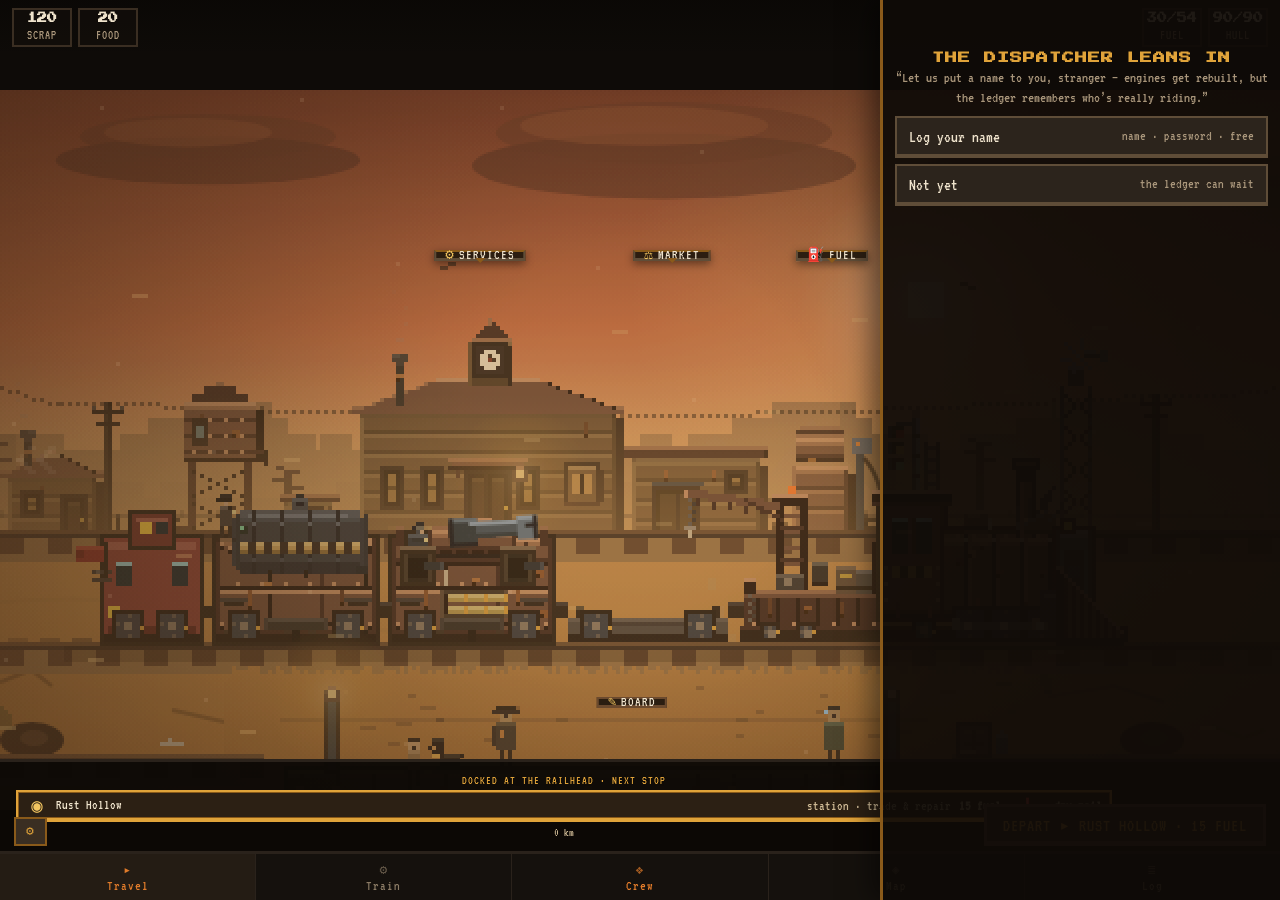
<file: games/ironline/battle-train-hd.html>
<!DOCTYPE html>
<html lang="en">
<head>
<meta charset="UTF-8">
<meta name="viewport" content="width=device-width, initial-scale=1.0, user-scalable=no">
<title>IRONLINE — Battle Train of the Rail Oceans</title>
<link rel="preconnect" href="https://fonts.googleapis.com">
<link rel="preconnect" href="https://fonts.gstatic.com" crossorigin>
<link href="https://fonts.googleapis.com/css2?family=Press+Start+2P&family=VT323&display=swap" rel="stylesheet">
<style>
*{box-sizing:border-box;margin:0;padding:0;-webkit-tap-highlight-color:transparent}
html,body{height:100%}
body{background:#15110d;color:#efe3cc;font-family:'VT323',monospace;display:flex;justify-content:center}
#app{width:100%;max-width:480px;height:100dvh;display:flex;flex-direction:column;background:#15110d;position:relative}
#topbar{flex:0 0 auto;display:flex;align-items:center;gap:8px;padding:8px 10px 6px}
#topbar .brand{font-family:'Press Start 2P',monospace;font-size:13px;color:#e0a33a;letter-spacing:1px;text-shadow:1px 1px 0 #6e3a18;white-space:nowrap}
.statbar{flex:1;display:grid;grid-template-columns:repeat(4,1fr);gap:5px}
.st{background:#241c14;border:2px solid #3a2e22;padding:4px 2px;text-align:center}
.st b{font-family:'Press Start 2P',monospace;font-size:10px;display:block;color:#efe3cc;margin-bottom:3px}
.st span{font-size:13px;color:#a8957a;text-transform:uppercase;letter-spacing:1px}
.st.warn b{color:#e07b2a}
.frame{flex:0 0 auto;border:3px solid #2a221b;border-left:0;border-right:0;background:#0e0b08;padding:3px 0}
.cvwrap{position:relative;line-height:0}
canvas{width:100%;display:block;image-rendering:pixelated;background:#d9a05e}
#region{position:absolute;top:26px;left:0;right:0;text-align:center;font-family:'Press Start 2P',monospace;font-size:11px;color:#f4e3bc;letter-spacing:2px;text-shadow:1px 1px 0 #4a1e0e,0 0 6px rgba(0,0,0,0.6);opacity:0;transition:opacity 0.8s ease;pointer-events:none}
#ticker{flex:0 0 auto;font-size:18px;line-height:1.2;color:#cdb894;padding:7px 12px;background:#1d1814;border-bottom:2px solid #3a2e22;min-height:34px;display:flex;align-items:center}
#content{flex:1 1 auto;overflow-y:auto;min-height:0;padding:10px 12px;scrollbar-width:thin;scrollbar-color:#6b4a2e #1a1410;overflow-x:hidden}
#content::-webkit-scrollbar{width:9px}
#content::-webkit-scrollbar-track{background:#1a1410;border-left:2px solid #2a221b}
#content::-webkit-scrollbar-thumb{background:#6b4a2e;border:1px solid #8a5a1a;border-radius:0}
#content::-webkit-scrollbar-thumb:hover{background:#8a5a1a}
#content::-webkit-scrollbar-thumb:active{background:#e0a33a}
.view{animation:fade 0.2s ease}
@keyframes fade{from{opacity:0}to{opacity:1}}
#nextdepot{font-size:16px;color:#8a7a64;text-align:center;margin-bottom:8px;min-height:18px}
#nextdepot .rbhd{font-size:14px;letter-spacing:1px;color:#e0a33a;margin-bottom:6px;text-align:center}
#nextdepot .rbkm{font-size:14px;color:#8a7a64;text-align:center;margin:3px 0 4px}
.routecard{display:flex;align-items:center;gap:8px;width:100%;min-height:46px;margin-bottom:6px;background:#241c14;border:2px solid #57432f;border-bottom-width:4px;color:#cdb894;font:inherit;font-size:17px;padding:4px 10px;text-align:left;cursor:pointer}
.routecard:active{border-bottom-width:2px;transform:translateY(1px)}
.routecard .rg{font-size:19px;color:#c98f4a;width:22px;text-align:center;flex:0 0 auto}
.routecard .rn{color:#efe3cc;flex:0 0 auto;max-width:46%;overflow:hidden;text-overflow:ellipsis;white-space:nowrap}
.routecard .rt{min-width:0}
.routecard .rt{flex:1;text-align:right;font-size:14px;color:#8a7a64}
.routecard.sel{border-color:#e0a33a;background:#2c2014;box-shadow:0 0 0 1px #8a5a1a inset}
.routecard.sel .rg{color:#f2c560}
.routecard.sel .rt{color:#cdb894}
#chips{position:absolute;inset:0;z-index:12;display:none;pointer-events:none}
#chips .chip{position:absolute;transform:translateX(-50%);pointer-events:auto;font:inherit;font-size:14px;letter-spacing:1px;color:#efe3cc;background:rgba(28,20,12,0.88);border:2px solid #8a5a1a;border-bottom-width:3px;padding:3px 9px;white-space:nowrap;text-transform:uppercase}
#chips .chip:active{transform:translateX(-50%) translateY(1px)}
#chips .chip .cg{color:#f2c560;margin-right:4px}
#chips .chip.sign{background:rgba(34,24,14,0.92);border-color:#5f4d38;border-top-color:#8a5a1a;box-shadow:0 3px 8px rgba(0,0,0,0.45)}
#chips .chip.sign::after{content:'';position:absolute;left:50%;top:100%;transform:translateX(-50%);border:5px solid transparent;border-top-color:#8a5a1a}
#chips .chip.sign.nost::after{display:none}
#chips .chip.plat{border-color:#6b4a2e}
#depot{display:none;position:absolute;z-index:40;left:0;right:0;bottom:0;top:auto;max-height:62dvh;overflow-y:auto;background:rgba(18,14,10,0.97);border-top:3px solid #8a5a1a;padding:10px 12px 12px;box-shadow:0 -8px 26px rgba(0,0,0,0.55);scrollbar-width:thin;scrollbar-color:#6b4a2e #1a1410}
#depot.show{display:block;animation:sheetup 0.22s ease}
@keyframes sheetup{from{transform:translateY(26px);opacity:0.3}to{transform:none;opacity:1}}
#depot .dstep{position:sticky;top:0;float:right;z-index:2;width:36px;height:32px;margin:-2px -2px 0 10px;background:#241c14;border:2px solid #57432f;color:#a8957a;font-size:17px;line-height:1}
#app.land #depot{left:auto;right:0;top:0;bottom:0;width:min(400px,44%);max-height:none;border:0;border-left:3px solid #8a5a1a;background:rgba(14,10,7,0.93);box-shadow:-8px 0 26px rgba(0,0,0,0.5);padding-top:52px}
#app.land #depot.show{animation:sheetin 0.22s ease}
@keyframes sheetin{from{transform:translateX(26px);opacity:0.3}to{transform:none;opacity:1}}
#depot h3{font-family:'Press Start 2P',monospace;font-size:12px;color:#e0a33a;text-align:center;letter-spacing:1px;margin-bottom:4px}
#depot .flav{font-size:15px;color:#a8957a;text-align:center;margin-bottom:9px;line-height:1.3}
#depot .opt{width:100%;min-height:42px;margin-bottom:6px;font-size:17px;background:#2c241c;color:#efe3cc;border:2px solid #5f4d38;border-bottom-width:4px;text-align:left;padding:6px 12px;display:flex;justify-content:space-between;align-items:center;gap:10px}
#depot .opt:active{border-bottom-width:2px;transform:translateY(1px)}
#depot .opt:disabled{opacity:0.4;transform:none}
#depot .opt .od{font-size:14px;color:#a8957a;font-family:'VT323',monospace}
#depot .leave{width:100%;min-height:40px;font-size:16px;background:none;color:#a8957a;border:2px solid #4a3a2c;margin-top:4px}
#depot .flav .pers{color:#e0a33a;letter-spacing:1px}
#depot .mkthd{font-size:13px;letter-spacing:1px;color:#e0a33a;background:#241c14;border:2px solid #5f4d38;padding:4px 8px;margin:8px 0 5px;text-align:center}
#depot .mrow{display:flex;align-items:center;gap:7px;padding:4px 8px;background:#1d1814;border:2px solid #3a2e22;margin-bottom:4px;font-size:16px}
#depot .mrow .gn{flex:1;color:#cdb894;text-align:left}
#depot .mrow .gp{color:#8a7a64;white-space:nowrap}
#depot .mrow .gp.lo{color:#9fc25f}
#depot .mrow .gp.hi{color:#e0a33a}
#depot .tbtn{font:inherit;font-size:15px;min-height:34px;padding:3px 10px;background:#2c241c;border:2px solid #5f4d38;border-bottom-width:3px;color:#efe3cc}
#depot .tbtn:disabled{opacity:0.35}
#depot .tbtn.hot{border-color:#8a5a1a;color:#f2c560}
#travelstatus{font-size:16px;color:#a8957a;text-align:center;line-height:1.5}
#travelstatus b{color:#cdb894;font-weight:400}
button{font-family:'VT323',monospace;cursor:pointer;border:none}
#actionbar{flex:0 0 auto;padding:6px 10px 8px}
#go{width:100%;min-height:50px;font-size:22px;background:#e0a33a;color:#2a1c08;border:3px solid #8a5a1a;border-bottom-width:5px;letter-spacing:1px;text-transform:uppercase}
#go:active{border-bottom-width:3px;transform:translateY(2px)}
#go:disabled{background:#5a4632;color:#8a7a64;border-color:#3a2e22;transform:none}
#go.docked{background:#3a2e22;color:#e0a33a;border-color:#5f4d38}
#tabs{flex:0 0 auto;display:flex;border-top:3px solid #2a221b;background:#0e0b08}
.tab{flex:1;min-height:50px;font-size:17px;background:#15110d;color:#8a7a64;border:none;border-right:1px solid #2a221b;display:flex;flex-direction:column;align-items:center;justify-content:center;gap:2px;letter-spacing:1px}
.tab:last-child{border-right:none}
.tab .ti{font-size:13px;opacity:0.7}
.tab.active{background:#241c14;color:#e0a33a}
.tab.active .ti{opacity:1}
.tab.alert{color:#e07b2a}
#cars{display:grid;grid-template-columns:repeat(2,minmax(0,1fr));gap:8px}
#crewlist{display:grid;grid-template-columns:repeat(2,minmax(0,1fr));gap:8px}
.crewsum{grid-column:1/-1;background:#1c1812;border:2px solid #4a3a2c;border-left:4px solid #e6cf86;padding:10px 12px}
.cshd{font-size:18px;color:#efe3cc;display:flex;align-items:center}
.cseff{font-size:15px;color:#e6cf86;margin-top:4px}
.csnote{font-size:13px;color:#8a7a64;margin-top:5px}
.benchhd{grid-column:1/-1;font-size:14px;color:#d8c038;letter-spacing:.5px;text-transform:uppercase;margin:2px 0 -2px;display:flex;align-items:center}
.herochip{grid-column:1/-1;display:flex;justify-content:space-between;align-items:center;gap:8px;background:#241d12;border:2px solid #6a5a22;border-left:4px solid #d8c038;color:#efe3cc;padding:9px 12px;text-align:left;cursor:pointer;font:inherit}
.herochip .hn{font-size:16px;color:#f0d878;font-weight:600}
.herochip .hb{font-size:13px;color:#b9a874}
.herochip.sel{background:#3a2f12;border-color:#ffe06a;box-shadow:0 0 0 2px rgba(255,210,62,.35) inset}
.herochip.war{border-left-color:#b03028}
.herochip.story{border-left-color:#8a5a1a}
.herochip.story .hn{color:#f2c560}
.herochip.war .hn{color:#f0a878}
.herochip.rare{border-color:#b8901e;border-left-color:#ffd23e;background:#322611}
.herochip.rare .hn{color:#ffe06a}
.herochip.rare.sel{border-color:#ffe06a;box-shadow:0 0 0 2px rgba(255,210,62,.5) inset}
.card.herocar{border-color:#6a5a22;border-left:4px solid #d8c038}
.card.rarecar{border-color:#b8901e;border-left:4px solid #ffd23e}
.up.alt{background:#2c2412;border-color:#6a5a22;color:#e6cf86}
.up.alt:hover{background:#3a2f16}
.card{background:#241c14;border:2px solid #4a3a2c;padding:10px;position:relative}
.card::before,.card::after{content:"";position:absolute;width:4px;height:4px;background:#5f4d38;top:4px}
.card::before{left:4px}.card::after{right:4px}
.card.empty{background:#1a1410;border-style:dashed;border-color:#3a2e22}
.hd{display:flex;justify-content:space-between;align-items:baseline}
.hd .nm{font-size:19px;color:#efe3cc}
.hd .lv{font-family:'Press Start 2P',monospace;font-size:8px;color:#e0a33a}
.sub{font-size:16px;color:#a8957a;margin-top:3px;min-height:18px}
.up{width:100%;min-height:40px;margin-top:8px;font-size:17px;background:#3a2e22;color:#efe3cc;border:2px solid #5f4d38;border-bottom-width:4px}
.up:active{border-bottom-width:2px;transform:translateY(1px)}
.up:disabled{opacity:0.4;transform:none}
.wsel{display:flex;gap:5px;margin-top:7px}
.wcyc{flex:1;min-height:32px;font-size:13px;background:#2a2620;color:#cdb894;border:2px solid #4a3a2c;border-bottom-width:3px;padding:2px 4px;line-height:1.1}
.wcyc:active{border-bottom-width:2px;transform:translateY(1px)}
#app.land .wcyc{font-size:12px}
.up.build{background:#2c3a26;border-color:#4a5f3c}
#slotbtn{grid-column:span 2;min-height:50px;font-size:19px;background:#241c14;color:#e0a33a;border:2px dashed #8a5a1a}
#slotbtn:disabled{opacity:0.4}
.trainfoot{display:flex;justify-content:space-between;align-items:center;margin-top:14px}
#savemsg{font-size:16px;color:#6e5f4c}
#reset{font-size:16px;background:none;color:#a85a4a;border:2px solid #5a3228;padding:8px 12px;min-height:40px}
.pip{display:inline-block;width:8px;height:8px;margin-right:4px}
#maplist .regstrip{font-size:15px;letter-spacing:1px;color:#e0a33a;text-align:center;padding:8px 6px;background:#241c14;border:2px solid #8a5a1a;margin-bottom:8px}
#maplist .navmap{display:block;width:100%;background:#1d1814;border:2px solid #3a2e22}
#maplist .navmap .mapsel{cursor:pointer}
#maplist .maplegend{font-size:14px;color:#8a7a64;text-align:center;margin-top:8px}
#maplist .chartstrip{display:flex;align-items:center;justify-content:center;gap:4px;font-size:12.5px;letter-spacing:0.5px;color:#8a7658;background:#262016;border:2px solid #4a3a28;padding:5px 4px;margin-bottom:6px;filter:sepia(0.15)}
#maplist .chartstrip .cs{white-space:nowrap}
#maplist .chartstrip .cs b{color:#cdb894;margin-left:3px;font-weight:400}
#maplist .chartstrip .cs.here{color:#f2c560}
#maplist .chartstrip i{color:#4a3a28;font-style:normal}
#maplist .routestrip{font-size:15px;color:#a8957a;text-align:center;padding:5px 6px;margin-bottom:8px;background:#1d1814;border:2px solid #3a2e22}
#maplist .routestrip b{color:#f2c560;font-weight:400}
#loglist .ln{font-size:17px;color:#a8957a;padding:5px 2px;border-bottom:1px solid #241c14;line-height:1.3}
#loglist .ln:first-child{color:#cdb894}
/* ===================== LANDSCAPE / DESKTOP SKIN ===================== */
#dispmenu{position:absolute;z-index:50;display:flex;flex-direction:column;gap:6px}
#dm,#dmpop button{font-family:'VT323',monospace;font-size:13px;padding:6px 10px;background:#3a2e22;color:#e0a33a;border:2px solid #8a5a1a;letter-spacing:1px;white-space:nowrap;line-height:1;cursor:pointer}
#dm{align-self:flex-end}
#dmpop{display:none;flex-direction:column;gap:6px}
#dispmenu.open #dmpop{display:flex}
#dmpop button{width:100%;min-width:104px;text-align:center}
#app:not(.land) #dispmenu{top:9px;right:10px;align-items:flex-end}
#app:not(.land) #topbar{padding-right:48px}
#app.land{max-width:none;display:block;position:relative;overflow:hidden}
#app.land .frame{position:absolute;inset:0;border:0;padding:0;z-index:0}
#app.land .cvwrap{width:100%;height:100%}
#app.land canvas{width:100%;height:100%;border:0;object-fit:contain;background:#0e0b08}
#app.land #region{display:none}
#app.land #topbar{position:absolute;top:0;left:0;right:0;z-index:5;padding:8px 12px;background:linear-gradient(rgba(8,6,4,0.6),rgba(8,6,4,0));pointer-events:none}
#app.land #topbar .brand{display:none}
#app.land .statbar{display:flex;gap:6px;width:100%}
#app.land .statbar .st{background:rgba(18,14,10,0.72);min-width:60px;pointer-events:auto;padding:3px 2px}
#app.land .statbar .st:nth-child(2){margin-right:auto}
#app.land #dispmenu{left:14px;bottom:54px;top:auto;right:auto;align-items:flex-start;flex-direction:column-reverse}
#app.land #dm{align-self:flex-start}
/* ----- immersive mode: strip all chrome, keep the display menu to get back out ----- */
#app.immersive #topbar,#app.immersive #ticker,#app.immersive #content,#app.immersive #actionbar,#app.immersive #tabs,#app.immersive #region{display:none}
#app.immersive:not(.land){justify-content:center}
#app.immersive #dispmenu{top:10px;right:10px;left:auto;bottom:auto;align-items:flex-end;flex-direction:column}
#app.immersive #dm{opacity:0.5;background:rgba(20,16,12,0.66);align-self:flex-end}
#app.immersive #dm:active{opacity:1}
/* top-center route header (travel info + biome, all in one place) */
#app.land #content{position:absolute;top:8px;left:50%;right:auto;transform:translateX(-50%);bottom:auto;width:auto;max-width:54%;z-index:6;max-height:none;overflow:visible;padding:3px 16px 4px;text-align:center;background:rgba(8,6,4,0.46);border:0;border-radius:0 0 6px 6px}
#app.land #nextdepot{margin:0;font-size:17px;color:#cdb894}
#app.land .routecard{min-height:32px;font-size:14px;padding:2px 8px;margin-bottom:4px}
#app.land .routecard .rt br{display:none}
#app.land .routecard .rt .rfuel{margin-left:8px}
#app.land #nextdepot .rbhd{font-size:12px;margin-bottom:4px}
#app.land #nextdepot .rbkm{font-size:12px;margin:1px 0 2px}
#app.land #travelstatus{font-size:14px;color:#9fd8d8;letter-spacing:1px}
#app.land #ticker{position:absolute;top:150px;bottom:auto;left:50%;transform:translateX(-50%);z-index:5;max-width:74%;background:rgba(8,6,4,0.78);border:0;border-radius:4px;padding:4px 16px;min-height:0;justify-content:center;text-align:center;font-size:17px}
/* heavy views / depot: slide-up tray from the bottom (overrides the top header) */
#app.land.vopen #content{top:auto;left:0;right:0;transform:none;bottom:48px;width:auto;max-width:none;max-height:62%;overflow-y:auto;background:rgba(12,9,6,0.96);border:0;border-top:3px solid #2a221b;border-radius:0;padding:12px 168px 12px 16px;text-align:left}
#app.land.vopen #ticker{opacity:0}
#app.land #cars{grid-template-columns:repeat(4,minmax(0,1fr))}
#app.land #crewlist{grid-template-columns:repeat(3,minmax(0,1fr))}
#app.land #slotbtn{grid-column:span 4}
#app.land #actionbar{position:absolute;right:14px;bottom:54px;z-index:8;padding:0;width:auto}
#app.land #go{width:auto;min-width:128px;padding:0 16px;min-height:42px;font-size:18px}
#app.land #tabs{position:absolute;left:0;right:0;bottom:0;z-index:7;border-top:3px solid #2a221b;background:rgba(8,6,4,0.92)}
#app.land .tab{min-height:46px;font-size:14px}
@media (max-width:560px){#app.land #content{max-width:64%}#app.land #go{min-width:106px;font-size:16px}#app.land #dispmenu{bottom:52px}#app.land.vopen #content{padding-right:136px}}
/* ----- Phase 2: filmstrip management tray (landscape) ----- */
#app.land #cars{display:flex;gap:8px;overflow-x:auto;overflow-y:hidden;padding-bottom:6px;scrollbar-width:thin;scrollbar-color:#6b4a2e #1a1410}
#app.land #cars .card{flex:0 0 134px;width:134px}
#app.land #slotbtn{flex:0 0 134px;width:134px;grid-column:auto;min-height:auto}
#app.land #maplist{overflow-x:auto;padding-bottom:6px;scrollbar-width:thin;scrollbar-color:#6b4a2e #1a1410}
#app.land #maplist .navmap{min-width:520px;max-height:46vh;margin:0 auto}
#app.land #loglist{column-count:2;column-gap:18px}
#app.land #cars::-webkit-scrollbar,#app.land #maplist::-webkit-scrollbar{height:8px}
#app.land #cars::-webkit-scrollbar-thumb,#app.land #maplist::-webkit-scrollbar-thumb{background:#6b4a2e;border:1px solid #8a5a1a}
#app.land #cars::-webkit-scrollbar-track,#app.land #maplist::-webkit-scrollbar-track{background:#1a1410}
/* ===== desktop windowed (portrait skin on a big screen): bigger scene, vertically centered, framed — kills the dead gap ===== */
@media (min-width:760px){
  body{align-items:center;background:radial-gradient(135% 130% at 50% 36%,#1c150e 0%,#0b0806 72%)}
  #app:not(.land){max-width:min(94vw,860px);height:auto;max-height:100dvh;border:1px solid #2a221b;box-shadow:0 14px 50px rgba(0,0,0,0.55)}
}
@media (min-width:760px) and (max-height:780px){
  #app:not(.land){max-width:min(94vw,680px)}
}</style>
</head>
<body>
<div id="app">
<div id="topbar">
<div class="brand">IRONLINE</div>
<div class="statbar">
<div class="st"><b id="s-scrap">120</b><span>scrap</span></div>
<div class="st"><b id="s-food">20</b><span>food</span></div>
<div class="st"><b id="s-fuel">30</b><span>fuel</span></div>
<div class="st" id="hullbox"><b id="s-hull">90/90</b><span>hull</span></div>
</div>
</div>
<div id="dispmenu">
<button id="dm" title="Display options">⚙</button>
<div id="dmpop">
<button id="lt" title="Toggle mobile / desktop layout">⛶ Desktop</button>
<button id="mfout" title="Copy your rig's full record — restore it on any device">⏚ Copy manifest</button>
<button id="mfin" title="Restore a rig from a manifest code">⎗ Present manifest</button>
<button id="rgclaim" title="Give this rig a memorable name and password">🖊 Name this rig</button>
<button id="rglogin" title="Log in to a named rig from any device">🔑 Log in by name</button>
<button id="fs" title="Toggle fullscreen">⛶ Full</button>
<button id="im" title="Immersive mode (hide all UI)">◹ Immerse</button>
<button id="reset">Scuttle &amp; restart</button>
</div>
</div>
<div class="frame"><div class="cvwrap"><div id="chips"></div><canvas id="cv" width="640" height="360" aria-label="Side view of your armored battle train rolling through a ruined desert wasteland on a multi-lane rail ocean"></canvas><div id="region"></div></div></div>
<div id="ticker">The wastes are quiet. Upgrade your rig, then depart.</div>
<div id="content">
<div class="view" id="v-travel">
<div id="nextdepot"></div>
<div id="travelstatus"></div>
</div>
<div class="view" id="v-train" hidden>
<div id="cars"></div>
<div class="trainfoot"><span id="savemsg"></span></div>
</div>
<div class="view" id="v-crew" hidden><div id="crewlist"></div></div>
<div class="view" id="v-map" hidden><div id="maplist"></div></div>
<div class="view" id="v-log" hidden><div id="loglist"></div></div>
</div>
<div id="actionbar"><button id="go">Depart · 5 food</button></div>
<nav id="tabs">
<button class="tab active" data-v="travel"><span class="ti">▸</span>Travel</button>
<button class="tab" data-v="train"><span class="ti">⚙</span>Train</button>
<button class="tab" data-v="crew"><span class="ti">❖</span>Crew</button>
<button class="tab" data-v="map"><span class="ti">◈</span>Map</button>
<button class="tab" data-v="log"><span class="ti">≣</span>Log</button>
</nav>
<div id="depot"></div>
</div>
<script>
const cv=document.getElementById('cv'),ctx=cv.getContext('2d');
const appEl=document.getElementById('app');
const RS=2;
ctx.imageSmoothingEnabled=false;
// ---- HERO SPRITE REGISTRY (imported via ironline-import.py: reference asset -> game sprite) ----
const SPRITES={};
function loadSprite(name,w,h,data){const img=new Image();SPRITES[name]={w,h,img,ready:false};img.onload=()=>{SPRITES[name].ready=true};img.src=data;}
function spriteReady(name){const s=SPRITES[name];return !!(s&&s.ready);}
// blit a hero sprite at logical (x,y) where y is the BASELINE its bottom rests on (the rail)
function blitSprite(name,x,y,scale,flip){const s=SPRITES[name];if(!s||!s.ready)return false;const sc=scale||1;if(flip){ctx.save();ctx.translate(Math.round(x+s.w*sc),Math.round(y-s.h*sc));ctx.scale(-1,1);ctx.drawImage(s.img,0,0,Math.round(s.w*sc),Math.round(s.h*sc));ctx.restore();}else{ctx.drawImage(s.img,Math.round(x),Math.round(y-s.h*sc),Math.round(s.w*sc),Math.round(s.h*sc));}return true;}
loadSprite('fortress',100,50,'[data-uri]');
const KEY='battle-train-save';
const S={scrap:120,food:20,fuel:30,heroes:[],crewSel:-1,journeys:0,engine:1,caboose:1,maxSlots:3,
slots:[{type:'oil',lvl:1},{type:'gun',wpn:'cannon',port:'auto',lvl:1,plvl:1},null],
mode:'idle',jt:0,dur:14,waves:[],wi:0,hull:0,off:0,flash:0,raiders:[],smoke:[],booms:[],tracers:[],smT:0,saveT:0,resetArm:0,T:0,dt:0.016,ex:216,stackX:286,pan:0,maxPan:0,panHintT:0,tw:{x:360,r:0},turr:{},boss:null,crate:null,crateAt:-1,lastRegion:-1,lastWx:-1,ptrain:null,ptrainAt:-1,ptrainKind:'trader',ptrainElite:false,dist:0,depot:null,discount:false,view:'travel',logHist:[],layout:'',layoutManual:false,immersive:false,engineSkin:null,fortressUnlocked:false,origin:false,stationX:null,stop:null,lampK:1,
nav:{seed:1,reg:0,col:0,row:0},visited:['0:0:0'],sel:0,navT:null,cargo:{},pax:[],contracts:[],rep:{disp:0,carav:0,tr:0},linebroken:false,prow:{lvl:1,fit:'ram'},leak:null,crippled:[],prizes:[],place:null,fam:{},depotView:null,farlight:0,rigName:null,nameOffered:false};
const gun=()=>S.slots.reduce((a,s)=>a+(s&&!s.crip&&s.type=='gun'?s.lvl*(TOPW[s.wpn||'cannon']?TOPW[s.wpn||'cannon'].pow:5)+(s.plvl||s.lvl)*(PORTW[s.port||'auto']?PORTW[s.port||'auto'].pow:4):0),0)*crewBuffs().gunMult;
const troops=()=>S.slots.reduce((a,s)=>a+(s&&!s.crip&&s.type=='troop'?s.lvl*4:0),0);
const farm=()=>S.slots.reduce((a,s)=>a+(s&&!s.crip&&s.type=='farm'?s.lvl*0.5:0),0)*crewBuffs().foodMult;
const repairRate=()=>S.slots.reduce((a,s)=>a+(s&&!s.crip&&s.type=='repair'?s.lvl*3:0),0);
const cargoCap=()=>S.slots.reduce((a,s)=>a+(s&&!s.crip&&s.type=='cargo'?2+s.lvl*2:0),0);   // 4 holds at lvl 1, +2/lvl
const seats=()=>S.slots.reduce((a,s)=>a+(s&&!s.crip&&s.type=='pass'?1+s.lvl:0),0);         // 2 seats at lvl 1, +1/lvl
const maxHull=()=>60+S.engine*30;
const loot=()=>1+S.caboose*0.1;
S.hull=maxHull();
const upC=l=>Math.round(30*Math.pow(1.7,l));
const enC=()=>Math.round(60*Math.pow(1.8,S.engine));
const cbC=()=>Math.round(45*Math.pow(1.7,S.caboose));
const slC=()=>Math.round(150*Math.pow(2.2,S.maxSlots-3));
const FORT_COST=500;            // one-time scrap to unlock the Fortress hero engine
const fdC=()=>Math.max(5,troops()*2);
const eff=()=>S.nav?S.nav.reg*6+S.nav.col:Math.min(24,S.journeys); // effective threat: region tier drives difficulty (BRIEF v1.2 rule 6); journeys is flavor
const base=()=>Math.round((50+eff()*30+S.maxSlots*10)*loot());
const log=t=>{S.logHist.unshift(t);if(S.logHist.length>16)S.logHist.pop();const tk=document.getElementById('ticker');if(tk)tk.textContent=t;if(S.view=='log')renderLog()};
const NM={gun:'Gun car',farm:'Farm car',troop:'Troop car',repair:'Repair bay',oil:'Oil car',cargo:'Cargo car',pass:'Passenger coach'};
const PIP={gun:'#9aa0a6',farm:'#9fc25f',troop:'#cfe3e6',repair:'#e2655a',oil:'#caa15a',cargo:'#b89a4a',pass:'#d8c6a8'};
const WN={cannon:'Cannon car',rocket:'Rocket car',mortar:'Mortar car'};
const WP={cannon:'#9aa0a6',rocket:'#e07b2a',mortar:'#c2a35a'};
const WPOW=w=>w=='rocket'?7:w=='mortar'?6:5;
// ---- modular weapon catalog: TOP turret + hull PORT, each tagged with a damage type (for future enemy weaknesses) ----
const TOPW={cannon:{nm:'Cannon',pow:5,dt:'kinetic',c:'#9aa0a6'},rocket:{nm:'Rockets',pow:7,dt:'blast',c:'#e07b2a'},mortar:{nm:'Mortar',pow:6,dt:'blast',c:'#c2a35a'}};
const PORTW={auto:{nm:'Autocannon',pow:4,dt:'kinetic',c:'#cdb894'},flak:{nm:'Flak',pow:5,dt:'blast',c:'#e0a33a'},flame:{nm:'Flamer',pow:6,dt:'fire',c:'#ff7a2a'}};
const TOPKEYS=Object.keys(TOPW),PORTKEYS=Object.keys(PORTW);
const wpow=(top,port)=>(TOPW[top]?TOPW[top].pow:5)+(PORTW[port]?PORTW[port].pow:0);
/* ---- WAVE 3: damage types go LIVE — armor classes make the refit choice matter ---- */
const dtMix=()=>{const m={kinetic:0,blast:0,fire:0};for(const s of S.slots){if(s&&!s.crip&&s.type=='gun'){m[TOPW[s.wpn||'cannon'].dt]+=s.lvl*TOPW[s.wpn||'cannon'].pow;m[PORTW[s.port||'auto'].dt]+=(s.plvl||s.lvl)*PORTW[s.port||'auto'].pow}}const g=crewBuffs().gunMult;for(const k in m)m[k]*=g;return m};
const AC={light:{kinetic:1,blast:1,fire:1.3},armored:{kinetic:0.7,blast:1.5,fire:0.8},swarm:{kinetic:0.8,blast:0.9,fire:1.6}}; // resist sparks · weakness blooms
const ACNM={light:'light raiders',armored:'armored plate',swarm:'a bike swarm'};
function gunVs(cl){const m=dtMix(),a=AC[cl]||AC.light;return m.kinetic*a.kinetic+m.blast*a.blast+m.fire*a.fire}
const markMult=t=>(S.mark&&S.mark===t)?1.3:1;                                    // MARK TARGET: tap the duel enemy, all guns focus
const CLANS=[{nm:'the Rustborn',c:'#c96b3e'},{nm:'the Smoke Choir',c:'#7e8a93'},{nm:'the Marrow Kings',c:'#d8c6a8'},{nm:'the Cindermen',c:'#e06a3a'}]; // clans are enemies with names, never bookkeeping
/* ---- WAVE 4: THE LINEBREAKER — the gates have names, and the last one has a story ---- */
const CAPTAINS=[
 {nm:'SPOKE',taunt:'"Every wheel that rolls west pays me tribute, engineer. Yours looks expensive."',die:'"The gate... was never mine to hold..."'},
 {nm:'FOREMAN FLAK',taunt:'"The Choir sings in shell-bursts. Stay for the hymn."',die:'"The Choir... goes quiet now..."'},
 {nm:'DEACON MARROW',taunt:'"The Reef keeps its bones, and I keep the Reef. Yours will file in with the rest."',die:'"Lay my bones... facing west..."'},
 {nm:'THE LINEBREAKER',taunt:'"I broke this line so nothing would ever cross it again. And here you come — dragging hope behind you like a chain."',die:'"...then cross it. See what the world does with you."'}];
const RUMORS=[
 ['They say SPOKE nails a coin from every rig he burns above the Gallows Gate.','A driver swears THE LINEBREAKER was a Dispatcher once. Nobody laughs.','Past the gate the city is dead — but the lights still move.'],
 ['FOREMAN FLAK conducts his gun crews like a choir. The hymn is flak.','They say THE LINEBREAKER broke the line with one train and no guns at all.','The Marrow Kings pay well for relics. Ask nothing worth answering.'],
 ['DEACON MARROW buries every crew he wrecks. Proper graves. Facing west.','The Seam glows at night — the rails there never fully cool.','They say THE LINEBREAKER is still ABOARD the Terminus. Waiting for someone worth the wait.'],
 ['Nothing lives past the Terminus. That is the point of a Terminus.','The Cindermen do not follow THE LINEBREAKER. They avoid him. Think on that.','On a still night you can hear the fortress engine idling from EMBERFALL.']];
const nextTop=w=>TOPKEYS[(TOPKEYS.indexOf(w)+1)%TOPKEYS.length];
const nextPort=p=>PORTKEYS[(PORTKEYS.indexOf(p)+1)%PORTKEYS.length];
const REFIT=30;
// ================= CREW + FUEL/FOOD ECONOMY =================
const CREW={
 captain :{nm:'Gun-Captain',role:'gun',   buff:r=>'+'+(r*10)+'% gun damage'},
 sergeant:{nm:'Sergeant',   role:'troop', buff:r=>'\u2212'+(r*5)+'% hull damage'},
 farmhand:{nm:'Farmhand',   role:'farm',  buff:r=>'+'+(r*12)+'% food'},
 mechanic:{nm:'Mechanic',   role:'repair',buff:r=>'+'+r+' hull/s always'},
 stoker  :{nm:'Stoker',     role:'oil',   buff:r=>'\u2212'+(r*6)+'% fuel burn'},
 quartermaster:{nm:'Quartermaster',role:'cargo',buff:r=>'+'+(r*8)+'% scrap'},
 conductor:{nm:'Conductor', role:'pass',  buff:r=>'\u2212'+(r*4)+'% fuel burn'},
 // ---- WANDERERS (friendly: depot recruiter + passing traders) ----
 cook    :{nm:'Cook',     hero:true, grp:'wander', buff:r=>'+'+(r*18)+'% food'},
 medic   :{nm:'Medic',    hero:true, grp:'wander', buff:r=>'hull floor '+(20+r*10)+'%'},
 greaser :{nm:'Greaser',  hero:true, grp:'wander', buff:r=>'\u2212'+(r*7)+'% fuel burn'},
 tinker  :{nm:'Tinker',   hero:true, grp:'wander', buff:r=>'+'+r+' hull/s always'},
 // ---- SPOILS OF WAR (boss drops; Warboss is rare) ----
 warboss   :{nm:'Raider Warboss',hero:true, grp:'war', rare:true, buff:r=>'+'+(r*10)+'% gun &amp; +'+(r*8)+'% scrap'},
 bombardier:{nm:'Bombardier',    hero:true, grp:'war', buff:r=>'+'+(r*9)+'% gun damage'},
 ironside  :{nm:'Ironside',       hero:true, grp:'war', buff:r=>'\u2212'+(r*6)+'% hull damage'},
 reaver    :{nm:'Reaver',         hero:true, grp:'war', buff:r=>'+'+(r*15)+'% scrap'},
 scavenger :{nm:'Scavenger', hero:true, grp:'wander', buff:r=>'+'+(r*15)+'% scrap'}, // legacy save compat
 // ---- WAVE 5: the bench deepens ----
 signalwoman:{nm:'Signalwoman', hero:true, grp:'wander', buff:r=>'\u2212'+(r*5)+'% hull damage'},
 cartwright :{nm:'Cartwright',  hero:true, grp:'wander', buff:r=>'+'+(r*10)+'% scrap'},
 spotter    :{nm:'Spotter',     hero:true, grp:'war',    buff:r=>'+'+(r*8)+'% gun damage'},
 uncoupled  :{nm:'The Uncoupled',hero:true,grp:'war',    buff:r=>'+'+r+' hull/s always'},
 // ---- named STORY heroes — found on the line, never recruited ----
 stowaway   :{nm:'THE STOWAWAY',    hero:true, grp:'story', rare:true, buff:r=>'+'+(r*12)+'% scrap'},
 lanternkeeper:{nm:'THE LANTERNKEEPER',hero:true,grp:'story',rare:true, buff:r=>'hull floor '+(25+r*10)+'%'},
 gatewright :{nm:'THE GATEWRIGHT',  hero:true, grp:'story', rare:true, buff:r=>'+'+(r*10)+'% gun &amp; \u2212'+(r*3)+'% fuel'},
 surveyor   :{nm:'THE SURVEYOR',    hero:true, grp:'story', rare:true, buff:r=>'+'+(r*15)+'% food &amp; +'+(r*5)+'% scrap'},
 keeper     :{nm:'THE KEEPER',      hero:true, grp:'story', rare:true, buff:r=>'hull floor '+(30+r*10)+'% &amp; \u2212'+(r*4)+'% hull damage'}
};
const WANDER_HEROES=['cook','medic','greaser','tinker','signalwoman','cartwright'];
const WAR_HEROES=['bombardier','ironside','reaver','spotter','uncoupled']; // + warboss (rare), rolled separately
const ROLECREW={gun:'captain',troop:'sergeant',farm:'farmhand',repair:'mechanic',oil:'stoker',cargo:'quartermaster',pass:'conductor'};
const RNK=['','I','II','III'];
const MAXRANK=3;
function crewOf(s){if(!s)return null;if(!s.crew)s.crew={kind:ROLECREW[s.type]||'captain',rank:1};return s.crew}
function activeCrew(s){return s&&s.hero?s.hero:crewOf(s)}  // an assigned hero takes the post over the role crew
function crewBuffs(){
 const b={gunMult:1,foodMult:1,fuelMult:1,scrapMult:1,hullRegen:0,hullDmgMult:1,hullFloor:0};
 for(const s of S.slots){if(!s)continue;const c=activeCrew(s),r=c.rank;
  if(c.kind=='captain')b.gunMult+=r*0.10;
  else if(c.kind=='sergeant')b.hullDmgMult-=r*0.05;
  else if(c.kind=='farmhand')b.foodMult+=r*0.12;
  else if(c.kind=='mechanic')b.hullRegen+=r;
  else if(c.kind=='stoker')b.fuelMult-=r*0.06;
  else if(c.kind=='quartermaster')b.scrapMult+=r*0.08;
  else if(c.kind=='conductor')b.fuelMult-=r*0.04;
  else if(c.kind=='signalwoman')b.hullDmgMult-=r*0.05;
  else if(c.kind=='cartwright')b.scrapMult+=r*0.10;
  else if(c.kind=='spotter')b.gunMult+=r*0.08;
  else if(c.kind=='uncoupled')b.hullRegen+=r;
  else if(c.kind=='stowaway')b.scrapMult+=r*0.12;
  else if(c.kind=='lanternkeeper')b.hullFloor=Math.max(b.hullFloor,0.25+r*0.10);
  else if(c.kind=='gatewright'){b.gunMult+=r*0.10;b.fuelMult-=r*0.03;}
  else if(c.kind=='surveyor'){b.foodMult+=r*0.15;b.scrapMult+=r*0.05;}
  else if(c.kind=='keeper'){b.hullFloor=Math.max(b.hullFloor,0.30+r*0.10);b.hullDmgMult-=r*0.04;}
  else if(c.kind=='cook')b.foodMult+=r*0.18;
  else if(c.kind=='medic')b.hullFloor=Math.max(b.hullFloor,0.20+r*0.10);
  else if(c.kind=='greaser')b.fuelMult-=r*0.07;
  else if(c.kind=='tinker')b.hullRegen+=r;
  else if(c.kind=='warboss'){b.gunMult+=r*0.10;b.scrapMult+=r*0.08;}
  else if(c.kind=='bombardier')b.gunMult+=r*0.09;
  else if(c.kind=='ironside')b.hullDmgMult-=r*0.06;
  else if(c.kind=='reaver')b.scrapMult+=r*0.15;
  else if(c.kind=='scavenger')b.scrapMult+=r*0.15;
 }
 b.hullDmgMult=Math.max(0.4,b.hullDmgMult);b.fuelMult=Math.max(0.4,b.fuelMult);
 return b;
}
const crewCount=()=>S.slots.reduce((a,s)=>a+(s?1:0),0);
const crewRankCost=r=>Math.round(50*Math.pow(2.1,r));      // scrap to train a crew rank r\u2192r+1
function hurt(raw){const cb=crewBuffs();const d=raw*cb.hullDmgMult*(S.prow&&S.prow.fit=='shield'?1-Math.min(0.12,S.prow.lvl*0.02):1);S.hull-=d;const fl=maxHull()*cb.hullFloor;if(fl>0&&S.hull<fl)S.hull=fl;return Math.round(d)}
// ---- HEROES: special crew recruited from victories, kept on a bench, assignable to any car ----
// ---- HEROES: two rosters — Spoils of War (boss) & Wanderers (friendly) ----
function ownedHero(kind){for(const h of S.heroes)if(h.kind==kind)return h;for(const s of S.slots)if(s&&s.hero&&s.hero.kind==kind)return s.hero;return null}
function pickHero(group){
 if(group=='war'){if(Math.random()<0.14)return 'warboss';return WAR_HEROES[Math.floor(Math.random()*WAR_HEROES.length)];}
 return WANDER_HEROES[Math.floor(Math.random()*WANDER_HEROES.length)];
}
function hasHero(k){return S.heroes.some(h=>h.kind==k)||S.slots.some(s=>s&&s.hero&&s.hero.kind==k)}
function grantHero(kind,line){if(hasHero(kind))return false;S.heroes.push({kind,rank:1});log(line+' \u2605 '+CREW[kind].nm+' joins the bench.');return true}
function recruitHero(group){
 const kind=pickHero(group||'wander'),d=CREW[kind],owned=ownedHero(kind),rare=!!d.rare;
 if(owned&&owned.rank<MAXRANK){owned.rank++;log((rare?'\u2605 ':'')+'A seasoned '+d.nm+' joins you — your '+d.nm+' reaches rank '+RNK[owned.rank]+'.');return kind}
 if(owned){const b=Math.round(45+eff()*10);S.scrap+=b;log('Your '+d.nm+' is already a legend — the newcomers leave '+b+' scrap in tribute.');return null}
 S.heroes.push({kind,rank:1});
 if(rare)log('\u2605 A RAIDER WARBOSS is broken and turned to your banner \u2014 a rare prize! Assign them in the Crew bay.');
 else log('A '+d.nm+(group=='war'?' is hauled from the wreckage':' signs on at the stop')+' \u2014 assign them in the Crew bay.');
 return kind;
}
// fuel = movement gate (oil cars); food = growth gate + crew rations (farms)
const oilProd=()=>S.slots.reduce((a,s)=>a+(s&&!s.crip&&s.type=='oil'?s.lvl*0.4:0),0);
const fuelC=()=>Math.max(3,Math.round((6+crewCount()*1.5)*crewBuffs().fuelMult));   // fuel per departure
const rations=()=>Math.max(2,Math.round(crewCount()*1.4));                          // food crew eat per departure
const NEWCAR=40;                                                                     // scrap to weld a new car
// standalone (the live site serves this file directly): back window.storage with localStorage so
// saves persist — the handoff's pinned "swap window.storage -> localStorage when standalone" move.
if(typeof window.storage==='undefined'&&typeof localStorage!=='undefined'){try{window.storage={
 get:async k=>{const v=localStorage.getItem(k);return v==null?null:{value:v}},
 set:async(k,v)=>{localStorage.setItem(k,v);return{ok:1}},
 delete:async k=>{localStorage.removeItem(k);return{ok:1}}}}catch(e){}}
let canSave=typeof window.storage!=='undefined';
// ---- save schema: versioned, migrated stepwise (one step per state-growing wave; BRIEF v1.2 rule 2) ----
// POLICY: a rig is sacred. Unknown/higher versions pass through untouched and load reads known fields
// defensively — we never wipe. Only a genuinely unparseable blob falls back to a fresh boot.
const SAVE_V=9;
function migrate(d){
 if(!d||typeof d!=='object')return null;
 if(!d.v){                                  // v1: the unversioned live-shipped shape -> v2 (normalize, no behavior change)
  d.fuel=d.fuel!=null?d.fuel:30;
  d.heroes=Array.isArray(d.heroes)?d.heroes:[];
  d.slots=Array.isArray(d.slots)?d.slots:[];
  d.slots.forEach(s=>{if(s&&s.type=='gun'){if(!s.wpn)s.wpn='cannon';if(!s.port)s.port='auto'}});
  d.dist=d.dist||0;d.discount=!!d.discount;d.layout=d.layout||'';d.layoutManual=!!d.layoutManual;
  d.engineSkin=d.engineSkin||null;d.fortressUnlocked=!!d.fortressUnlocked;d.origin=d.origin?1:0;
  d.v=2;
 }
 if(d.v==2){                                // v2 -> v3: THE SPINE — place the veteran ON the node graph (one region per 5 crossings)
  const j=d.journeys||0,reg=Math.min(3,Math.floor(j/5));
  d.nav={seed:1+Math.floor((j*7919+Math.round(d.dist||0)*131+Math.round(d.scrap||0)*17)%99999),reg,col:0,row:0};
  d.visited=[reg+':0:0'];
  if(reg>0)d.origin=0;                      // a veteran deep in the wastes wakes at their region's entry, not the Railhead
  d.v=3;
 }
 if(d.v==3){                                // v3 -> v4: the station economy — empty holds, empty seats, a clean ledger
  d.cargo={};d.pax=[];d.contracts=[];
  d.v=4;
 }
 if(d.v==4){                                // v4 -> v5: factions — a clean name with the Dispatchers and the Caravaneers
  d.rep={disp:0,carav:0,tr:0};
  d.v=5;
 }
 if(d.v==5){                                // v5 -> v6: THE LINEBREAKER — the line starts unbroken
  d.linebroken=0;
  d.v=6;
 }
 if(d.v==6){                                // v6 -> v7: THE OCEAN — bow fitting, tank integrity, wound & prize ledgers. The caboose converts 1:1 into the Rearguard.
  d.prow={lvl:1,fit:'ram'};d.leak=null;d.crippled=[];d.prizes=[];d.fam={};d.farlight=0;
  if(Array.isArray(d.slots))d.slots.forEach(s=>{if(s&&s.type=='gun'&&s.plvl==null)s.plvl=s.lvl});
  d.v=7;
 }
 if(d.v==7){                                // v7 -> v8: THE WIRE — a claim ticket (rig key) and a monotonic save counter (seq)
  d.rigKey=d.rigKey||null;d.seq=d.seq|0;
  d.v=8;
 }
 if(d.v==8){                                // v8 -> v9: THE LEDGER — a name is optional; the offer to give one happens once, ever
  d.rigName=d.rigName||null;d.nameOffered=!!d.nameOffered;
  d.v=9;
 }
 // future steps append here, in order: if(d.v==9){ ... d.v=10 }
 return d;
}
function setSaveMsg(t){document.getElementById('savemsg').textContent=t}
let saveTimer=null;
async function save(){
if(!canSave){setSaveMsg('Saving unavailable here');return}
try{
S.saveSeq=(S.saveSeq|0)+1;if(!S.rigKey)S.rigKey=mintRigKey();
const d={v:SAVE_V,rigKey:S.rigKey,seq:S.saveSeq,scrap:Math.floor(S.scrap),food:Math.floor(S.food),fuel:Math.floor(S.fuel),heroes:S.heroes,journeys:S.journeys,engine:S.engine,caboose:S.caboose,maxSlots:S.maxSlots,slots:S.slots,hull:Math.round(S.hull),dist:Math.round(S.dist),discount:S.discount,layout:S.layout,layoutManual:S.layoutManual,engineSkin:S.engineSkin,fortressUnlocked:S.fortressUnlocked,origin:(S.origin&&S.stop&&S.stop.ph=='docked')?1:0,nav:S.nav,visited:S.visited,cargo:S.cargo,pax:S.pax,contracts:S.contracts,rep:S.rep,linebroken:S.linebroken?1:0,prow:S.prow,leak:S.leak,crippled:S.crippled,prizes:S.prizes,fam:S.fam,farlight:S.farlight|0,rigName:S.rigName||null,nameOffered:!!S.nameOffered};
const raw=JSON.stringify(d);const r=await window.storage.set(KEY,raw);_wireRaw=raw;wirePush();
if(r){setSaveMsg('Progress saved');clearTimeout(saveTimer);saveTimer=setTimeout(()=>setSaveMsg(''),2500)}
}catch(e){canSave=false;setSaveMsg('Saving unavailable here')}
}
async function load(){
if(!canSave)return false;
try{
const r=await window.storage.get(KEY);
if(r&&r.value){
const d=migrate(JSON.parse(r.value));
if(!d)return false;
S.scrap=d.scrap;S.food=d.food;S.fuel=(d.fuel!=null?d.fuel:30);S.heroes=Array.isArray(d.heroes)?d.heroes:[];S.crewSel=-1;S.journeys=d.journeys;S.engine=d.engine;S.caboose=d.caboose;S.maxSlots=d.maxSlots;S.slots=d.slots;S.slots.forEach(s=>{if(s&&s.type=='gun'){if(!s.wpn)s.wpn='cannon';if(!s.port)s.port='auto';if(s.plvl==null)s.plvl=s.lvl}crewOf(s)});S.hull=Math.min(d.hull,maxHull());S.dist=d.dist||0;S.discount=!!d.discount;S.layout=d.layout||'';S.layoutManual=!!d.layoutManual;S.engineSkin=d.engineSkin||null;S.fortressUnlocked=!!d.fortressUnlocked;
if(d.nav&&typeof d.nav=='object')S.nav={seed:(d.nav.seed|0)||1,reg:Math.max(0,Math.min(REGIONS.length-1,d.nav.reg|0)),col:d.nav.col|0,row:d.nav.row|0};
else S.nav={seed:1,reg:0,col:0,row:0};                                                           // defensive: a future save without nav still boots ON the map
S.visited=Array.isArray(d.visited)&&d.visited.length?d.visited.slice():[navVK(S.nav.reg,S.nav.col,S.nav.row)];
S.sel=0;S.navT=null;
S.cargo=(d.cargo&&typeof d.cargo=='object')?d.cargo:{};S.pax=Array.isArray(d.pax)?d.pax:[];S.contracts=Array.isArray(d.contracts)?d.contracts:[];S.rep=(d.rep&&typeof d.rep=='object')?{disp:d.rep.disp|0,carav:d.rep.carav|0,tr:d.rep.tr|0}:{disp:0,carav:0,tr:0};S.linebroken=!!d.linebroken;
S.prow=(d.prow&&typeof d.prow=='object')?{lvl:Math.max(1,d.prow.lvl|0),fit:d.prow.fit=='shield'?'shield':'ram'}:{lvl:1,fit:'ram'};
S.leak=(d.leak&&typeof d.leak=='object')?{rate:+d.leak.rate||0,t:+d.leak.t||0}:null;
S.crippled=Array.isArray(d.crippled)?d.crippled:[];S.prizes=Array.isArray(d.prizes)?d.prizes:[];S.fam=(d.fam&&typeof d.fam=='object')?d.fam:{};S.farlight=d.farlight|0;
S.rigKey=(typeof d.rigKey=='string'&&d.rigKey)?d.rigKey:null;S.saveSeq=d.seq|0;
S.rigName=(typeof d.rigName=='string'&&d.rigName)?d.rigName:null;S.nameOffered=!!d.nameOffered;
if(d.origin&&S.nav.reg==0&&S.nav.col==0){S.origin=true;S.stationX=STATION_HOME;S.stop={ph:'docked',t:0,vis:true};S.lampK=1} // saved while docked at the origin — wake up there
else{S.origin=false;S.stop=null;S.stationX=null;S.lampK=1}S.place=null;                          // ...otherwise the load is authoritative: mid-journey, no stop (staged places are session-only)
return true}
}catch(e){}
return false;
}
/* ---- THE MANIFEST (phase 1) + THE WIRE (phase 2, dormant until deployed) ----
   Contract: [repo] services/saves/CONTRACT.md. Law (§3.3): the game NEVER depends on the wire —
   empty SAVES_URL or a dead endpoint must feel identical to today. */
const SAVES_URL='https://ironlinesaves.flyingtigerstrat.workers.dev'; // THE WIRE is live (session 19b) — services/saves, deployed
function mintRigKey(){const A='ABCDEFGHIJKLMNOPQRSTUVWXYZ234567',b=new Uint8Array(20);
 if(typeof window!=='undefined'&&window.crypto&&window.crypto.getRandomValues)window.crypto.getRandomValues(b);
 else for(let i=0;i<20;i++)b[i]=Math.floor(Math.random()*256);
 let k='';for(let i=0;i<20;i++){k+=A[b[i]%32];if(i%5==4&&i<19)k+='-'}return 'RIG-'+k}
let _wireT=null,_wireRaw=null;
function wirePush(){if(!SAVES_URL||!S.rigKey||!_wireRaw)return;clearTimeout(_wireT);
 _wireT=setTimeout(()=>{try{fetch(SAVES_URL+'/v1/save/'+S.rigKey,{method:'PUT',headers:{'content-type':'application/json'},body:_wireRaw}).catch(()=>{})}catch(e){}},3000)}
async function wirePull(){ // boot, BEFORE load(): adopt a strictly newer record from the wire, or change nothing
 if(!SAVES_URL||!canSave)return;
 try{const r=await window.storage.get(KEY);if(!(r&&r.value))return;
  const loc=JSON.parse(r.value);if(!loc.rigKey)return;
  const ac=new AbortController(),tm=setTimeout(()=>ac.abort(),2500);
  const res=await fetch(SAVES_URL+'/v1/save/'+loc.rigKey,{signal:ac.signal});clearTimeout(tm);
  if(!res.ok)return;const rem=await res.json();
  if((rem.seq|0)>(loc.seq|0)){await window.storage.set(KEY,JSON.stringify(rem));S._wireNews=true}
 }catch(e){}}
const MANIFEST_TAG='IRONLINE-MANIFEST.v1.';
const mchk=s2=>{let h=5381;for(let i=0;i<s2.length;i++)h=((h*33)^s2.charCodeAt(i))>>>0;return h.toString(16).padStart(8,'0')};
async function manifestOut(){await save();const r=await window.storage.get(KEY);if(!(r&&r.value)){log('Nothing to punch yet \u2014 the rig has no record.');return}
 const b=btoa(unescape(encodeURIComponent(r.value))),code=MANIFEST_TAG+b+'.'+mchk(b);
 let copied=false;
 if(typeof navigator!=='undefined'&&navigator.clipboard){try{await navigator.clipboard.writeText(code);copied=true}catch(e){}}
 if(!copied){try{const ta=document.createElement('textarea');ta.value=code;document.body.appendChild(ta);ta.select();copied=document.execCommand('copy');ta.remove()}catch(e){}}
 if(copied)log('MANIFEST PUNCHED \u2014 the rig\u2019s full record is on your clipboard. Keep it anywhere; present it to any engine, any browser.');
 else prompt('Your manifest \u2014 copy it somewhere safe:',code)}
async function manifestIn(){const raw=prompt('Present a manifest \u2014 paste the full IRONLINE-MANIFEST code:');if(!raw)return;
 const t=raw.trim();
 if(!t.startsWith(MANIFEST_TAG)){log('That is not a manifest this line recognizes.');return}
 const rest=t.slice(MANIFEST_TAG.length),di=rest.lastIndexOf('.');
 if(di<0){log('The manifest is torn \u2014 no seal.');return}
 const b=rest.slice(0,di),chk=rest.slice(di+1);
 if(mchk(b)!==chk){log('The seal does not match \u2014 this manifest was damaged in transit.');return}
 let d;try{d=JSON.parse(decodeURIComponent(escape(atob(b))))}catch(e){d=null}
 if(!d||typeof d!=='object'||!d.v){log('The manifest is unreadable.');return}
 try{await window.storage.set(KEY,JSON.stringify(d));log('MANIFEST ACCEPTED. The line re-reads the record\u2026');setTimeout(()=>location.reload(),600)}catch(e){log('Could not take the manifest aboard.')}}
/* ---- THE LEDGER: a memorable name+password over the same rig key (services/saves CONTRACT.md) ----
   Additive, never required: the rig key + manifest remain the ground truth. Both fail silently
   per \u00a73.3 if SAVES_URL is dark or the wire is unreachable. */
async function claimRig(){
 if(!SAVES_URL){log('There is no ledger out here to write in.');return}
 if(S.rigName){log('This rig already answers to a name \u2014 '+S.rigName+'.');return}
 const name=prompt('Name your rig \u2014 this is how you\u2019ll find it again:');if(!name||!name.trim())return;
 const pass=prompt('Set a password (keep it simple, keep it yours):');if(!pass)return;
 await save(); // make sure a rigKey exists before we hand it to the ledger
 try{
  const res=await fetch(SAVES_URL+'/v1/claim',{method:'POST',headers:{'content-type':'application/json'},body:JSON.stringify({name,password:pass,rigKey:S.rigKey})});
  if(res.status===200){S.rigName=name.trim();log('THE LEDGER: \u201c'+S.rigName+'.\u201d Written down. We\u2019ll know you next time.');save()}
  else if(res.status===409)log('That name is already claimed on the line \u2014 try another.');
  else log('The ledger would not take that name just now.');
 }catch(e){log('The wire is quiet. Try again another time.')}}
async function loginRig(){
 if(!SAVES_URL){log('There is no ledger out here to check.');return}
 const name=prompt('Log in by name:');if(!name||!name.trim())return;
 const pass=prompt('Password:');if(!pass)return;
 try{
  const res=await fetch(SAVES_URL+'/v1/login',{method:'POST',headers:{'content-type':'application/json'},body:JSON.stringify({name,password:pass})});
  if(res.status===200){const {rigKey}=await res.json();
   const sres=await fetch(SAVES_URL+'/v1/save/'+rigKey);
   if(sres.ok){const blob=await sres.text();await window.storage.set(KEY,blob);log('THE LEDGER KNOWS YOU. Riding in as '+name.trim()+'\u2026');setTimeout(()=>location.reload(),600)}
   else log('Found your name, but the record would not load. Try again.')}
  else if(res.status===429)log('Too many tries \u2014 the ledger wants you to wait a while.');
  else log('The ledger doesn\u2019t know that name and password together.');
 }catch(e){log('The wire is quiet. Try again another time.')}}
function statLine(s){if(s.type=='gun')return TOPW[s.wpn||'cannon'].nm+' LV'+s.lvl+' + '+PORTW[s.port||'auto'].nm+' LV'+(s.plvl||1)+' · pow '+Math.round(s.lvl*TOPW[s.wpn||'cannon'].pow+(s.plvl||1)*PORTW[s.port||'auto'].pow);if(s.type=='farm')return '+'+(s.lvl*0.5).toFixed(1)+' food/s';if(s.type=='oil')return '+'+(s.lvl*0.4).toFixed(1)+' fuel/s';if(s.type=='repair')return '+'+(s.lvl*3)+' hull/s in combat';if(s.type=='cargo')return (2+s.lvl*2)+' cargo holds · trade the spread';if(s.type=='pass')return (1+s.lvl)+' coach seats · fares on arrival';return s.lvl*4+' troops · escort'}
function pip(c){return '<span class="pip" style="background:'+c+'"></span>'}
function tierMk(l){const t=vtier(l);return '<span style="color:#e0a33a;letter-spacing:1px">'+('★'.repeat(t+1))+'</span>'}
function renderCrew(){
const cb=crewBuffs(),eff=[];
if(cb.gunMult>1)eff.push('+'+Math.round((cb.gunMult-1)*100)+'% gun');
if(cb.foodMult>1)eff.push('+'+Math.round((cb.foodMult-1)*100)+'% food');
if(cb.fuelMult<1)eff.push('\u2212'+Math.round((1-cb.fuelMult)*100)+'% fuel burn');
if(cb.hullRegen>0)eff.push('+'+cb.hullRegen+' hull/s');
if(cb.hullDmgMult<1)eff.push('\u2212'+Math.round((1-cb.hullDmgMult)*100)+'% dmg taken');
if(cb.scrapMult>1)eff.push('+'+Math.round((cb.scrapMult-1)*100)+'% scrap');
if(cb.hullFloor>0)eff.push('hull floor '+Math.round(cb.hullFloor*100)+'%');
let h='<div class="crewsum"><div class="cshd">'+pip('#e6cf86')+'Crew of '+crewCount()+'</div><div class="cseff">'+(eff.length?eff.join(' &middot; '):'Train your crew to buff the whole rig')+'</div><div class="csnote">\u2694 warlords drop war heroes &middot; \u263c depots &amp; traders bring wanderers</div></div>';
const sel=(S.crewSel>=0&&S.crewSel<S.heroes.length)?S.heroes[S.crewSel]:null;
if(S.heroes.length){
 h+='<div class="benchhd">'+pip('#d8c038')+'Heroes &middot; '+(sel?'now tap a car to place':'tap one, then a car')+'</div>';
 S.heroes.forEach((hr,k)=>{const d=CREW[hr.kind],grp=d.grp||'wander',rare=!!d.rare;
  h+='<button class="herochip '+grp+(rare?' rare':'')+(S.crewSel===k?' sel':'')+'" data-act="heroSel" data-k="'+k+'"><span class="hn">'+(rare?'\u2605 ':'')+d.nm+' '+RNK[hr.rank]+'</span><span class="hb">'+d.buff(hr.rank)+'</span></button>';});
}
let any=false;
S.slots.forEach((s,i)=>{if(!s)return;any=true;
 const c=activeCrew(s),d=CREW[c.kind],isHero=!!s.hero,rare=isHero&&!!d.rare,cost=crewRankCost(c.rank),maxed=c.rank>=MAXRANK;
 h+='<div class="card'+(isHero?' herocar':'')+(rare?' rarecar':'')+'"><div class="hd"><span class="nm">'+pip(isHero?(rare?'#ffd23e':'#d8c038'):'#e6cf86')+(rare?'\u2605 ':'')+d.nm+'</span><span class="lv">'+RNK[c.rank]+' '+'\u2605'.repeat(c.rank)+'</span></div>'+
 '<div class="sub">'+NM[s.type]+(isHero?' &middot; <i>'+(d.grp=='war'?'war hero':d.grp=='story'?'found on the line':'wanderer')+' aboard</i>':'')+' &middot; <b style="color:#e6cf86">'+d.buff(c.rank)+'</b></div>'+
 (maxed?'<button class="up" disabled>Elite \u2014 fully trained</button>':'<button class="up" data-act="crew" data-i="'+i+'" '+(S.scrap<cost?'disabled':'')+'>Train to '+RNK[c.rank+1]+' &middot; '+cost+' scrap</button>');
 if(sel)h+='<button class="up alt" data-act="heroPlace" data-i="'+i+'">Place '+CREW[sel.kind].nm+' here'+(isHero?' (swap)':'')+'</button>';
 else if(isHero)h+='<button class="up alt" data-act="heroReturn" data-i="'+i+'">Return '+d.nm+' to bench</button>';
 h+='</div>';});
if(!any)h+='<div class="card empty"><div class="sub">No cars crewed yet. Weld a car in the Train bay and a crew takes their post.</div></div>';
document.getElementById('crewlist').innerHTML=h;
}
function cards(){
let fu;
if(!S.fortressUnlocked)fu='<button class="up" data-act="fortress" '+(S.scrap<FORT_COST?'disabled':'')+'>⛓ Fortress refit · '+FORT_COST+' scrap</button>';
else fu='<div class="sub">⛓ Fortress hull · '+(S.engineSkin=='fortress'?'engaged':'in reserve')+'</div>'+(S.engineSkin=='fortress'?'<button class="up alt" data-act="fortressOff">Revert to standard rig</button>':'<button class="up" data-act="fortressOn">Engage Fortress engine</button>');
const pf=PROW_FITS[S.prow.fit],pfo=S.prow.fit=='ram'?PROW_FITS.shield:PROW_FITS.ram;
let h='<div class="card"><div class="hd"><span class="nm">'+pip('#e0a33a')+'Engine</span><span class="lv">LV '+S.engine+' '+tierMk(S.engine)+'</span></div><div class="sub">Hull '+maxHull()+' · run '+Math.max(8,15-S.engine)+'s · tank '+TANK_ENG+'</div><button class="up" data-act="eng" '+(S.scrap<enC()?'disabled':'')+'>Upgrade · '+enC()+' scrap</button>'+fu
+'<div class="sub" style="margin-top:6px">\u2693 THE PROW · '+pf.nm+' LV '+S.prow.lvl+' · \u2212'+Math.round(prowMit(pf.classes[0])*100)+'% vs '+pf.classes.join('/')+'<br><i>the ocean always keeps its cut — broadsides, bait, sabotage and surges bypass it</i></div>'
+'<div class="wsel"><button class="wcyc" data-act="prowFit" '+(S.scrap<PROW_REFIT?'disabled':'')+'>\u27f3 '+pfo.nm+' · '+PROW_REFIT+'</button><button class="wcyc" data-act="prowUp" '+(S.scrap<prowC()?'disabled':'')+'>Reinforce · '+prowC()+'</button></div></div>';
S.slots.forEach((s,i)=>{
if(s){h+='<div class="card"><div class="hd"><span class="nm">'+pip(s.type=='gun'?WP[s.wpn||'cannon']:PIP[s.type])+(s.type=='gun'?WN[s.wpn||'cannon']:NM[s.type])+'</span><span class="lv">LV '+s.lvl+' '+tierMk(s.lvl)+'</span></div><div class="sub">'+statLine(s)+'</div>'+(s.type=='gun'?'<div class="wsel"><button class="wcyc" data-act="cycTop" data-i="'+i+'" '+(S.scrap<REFIT?'disabled':'')+'>⟳ '+TOPW[nextTop(s.wpn||'cannon')].nm+' · '+REFIT+'</button><button class="wcyc" data-act="cycPort" data-i="'+i+'" '+(S.scrap<REFIT?'disabled':'')+'>⟳ '+PORTW[nextPort(s.port||'auto')].nm+' · '+REFIT+'</button></div><div class="wsel"><button class="wcyc" data-act="up" data-i="'+i+'" '+(S.scrap<upC(s.lvl)?'disabled':'')+'>\u25b2 Turret LV'+(s.lvl+1)+' · '+upC(s.lvl)+'</button><button class="wcyc" data-act="upPort" data-i="'+i+'" '+(S.scrap<upC(s.plvl||1)?'disabled':'')+'>\u25b2 Ports LV'+((s.plvl||1)+1)+' · '+upC(s.plvl||1)+'</button></div>':'<button class="up" data-act="up" data-i="'+i+'" '+(S.scrap<upC(s.lvl)?'disabled':'')+'>Upgrade · '+upC(s.lvl)+' scrap</button>')+'</div>'}
else{const cant=(S.scrap<NEWCAR)?'disabled':'';
h+='<div class="card empty"><div class="hd"><span class="nm">Empty slot</span></div><div class="sub">Weld a car · '+NEWCAR+' scrap</div>'+
'<button class="up build" data-act="build" data-i="'+i+'" data-t="farm" '+cant+'>Farm</button>'+
'<button class="up build" data-act="build" data-i="'+i+'" data-t="oil" '+cant+'>Oil · fuel</button>'+
'<button class="up build" data-act="build" data-i="'+i+'" data-t="troop" '+cant+'>Troops</button>'+
'<button class="up build" data-act="build" data-i="'+i+'" data-t="repair" '+cant+'>Repair bay</button>'+
'<button class="up build" data-act="build" data-i="'+i+'" data-t="cargo" '+cant+'>Cargo · holds</button>'+
'<button class="up build" data-act="build" data-i="'+i+'" data-t="pass" '+cant+'>Coach · fares</button>'+
'<button class="up build" data-act="build" data-i="'+i+'" data-t="gun" data-w="cannon" '+cant+'>Cannon · fast</button>'+
'<button class="up build" data-act="build" data-i="'+i+'" data-t="gun" data-w="rocket" '+cant+'>Rockets · hard hit</button>'+
'<button class="up build" data-act="build" data-i="'+i+'" data-t="gun" data-w="mortar" '+cant+'>Mortar · lobbed</button></div>'}});
h+='<div class="card"><div class="hd"><span class="nm">'+pip('#8a3a30')+'The Rearguard</span><span class="lv">LV '+S.caboose+' '+tierMk(S.caboose)+'</span></div><div class="sub">'+RGT[vtier(S.caboose)]+' · garrison '+rgGarrison()+' · +'+Math.round(S.caboose*10)+'% loot · the stern holds</div><button class="up" data-act="cab" '+(S.scrap<cbC()?'disabled':'')+'>Fortify · '+cbC()+' scrap</button></div>';
if(S.maxSlots<8)h+='<button id="slotbtn" data-act="slot" '+(S.scrap<slC()?'disabled':'')+'>+ Couple a new car slot · '+slC()+' scrap</button>';
document.getElementById('cars').innerHTML=h;
}
document.getElementById('cars').addEventListener('click',e=>{
const b=e.target.closest('button');if(!b||b.disabled)return;
const act=b.dataset.act,dc=n=>S.discount?Math.ceil(n/2):n;
if(act=='eng'){S.scrap-=dc(enC());S.engine++;S.hull=maxHull();log('Engine refit. Thicker plate, hotter boiler.')}
else if(act=='fortress'){if(S.scrap<dc(FORT_COST))return;S.scrap-=dc(FORT_COST);S.fortressUnlocked=true;S.engineSkin='fortress';log('Fortress hull bolted on — the engine becomes a rolling keep.')}
else if(act=='fortressOn'){S.engineSkin='fortress';log('Fortress engine engaged.')}
else if(act=='fortressOff'){S.engineSkin=null;log('Reverted to the standard war-rig engine.')}
else if(act=='cab'){S.scrap-=dc(cbC());S.caboose++;log('The Rearguard is fortified — '+RGT[vtier(S.caboose)]+', garrison '+rgGarrison()+'. The stern holds.')}
else if(act=='prowUp'){if(S.scrap<dc(prowC()))return;S.scrap-=dc(prowC());S.prow.lvl++;log('THE PROW is reinforced to LV '+S.prow.lvl+' — she cuts the water harder. (The ocean still keeps its cut.)')}
else if(act=='prowFit'){if(S.scrap<dc(PROW_REFIT))return;S.scrap-=dc(PROW_REFIT);S.prow.fit=S.prow.fit=='ram'?'shield':'ram';log('Bow refit \u2192 '+PROW_FITS[S.prow.fit].nm+' — '+(S.prow.fit=='ram'?'mines, debris and storm-wrack meet the plow.':'frontal fire meets riveted plate.'))}
else if(act=='up'){const s=S.slots[+b.dataset.i];S.scrap-=dc(upC(s.lvl));s.lvl++;log(s.type=='gun'?'Turret raised to LV '+s.lvl+' — the '+TOPW[s.wpn||'cannon'].nm+' speaks louder.':NM[s.type]+' upgraded to level '+s.lvl+'.')}
else if(act=='upPort'){const s=S.slots[+b.dataset.i];const pl=s.plvl||1;if(S.scrap<dc(upC(pl)))return;S.scrap-=dc(upC(pl));s.plvl=pl+1;log('Hull ports raised to LV '+s.plvl+' — the broadside grows teeth.')}
else if(act=='build'){S.scrap-=dc(NEWCAR);const t=b.dataset.t;const ns=t=='gun'?{type:'gun',wpn:b.dataset.w,port:'auto',lvl:1,plvl:1}:{type:t,lvl:1};crewOf(ns);S.slots[+b.dataset.i]=ns;log((t=='gun'?WN[b.dataset.w]:NM[t])+' welded onto the line — '+CREW[crewOf(ns).kind].nm+' takes their post.')}
else if(act=='crew'){const s=S.slots[+b.dataset.i],c=crewOf(s);if(c.rank>=MAXRANK)return;const cost=crewRankCost(c.rank);if(S.scrap<cost)return;S.scrap-=cost;c.rank++;log(CREW[c.kind].nm+' trained to rank '+RNK[c.rank]+' — '+CREW[c.kind].buff(c.rank)+'.')}
else if(act=='cycTop'){const s=S.slots[+b.dataset.i];if(S.scrap<dc(REFIT))return;S.scrap-=dc(REFIT);s.wpn=nextTop(s.wpn||'cannon');log('Turret refit → '+TOPW[s.wpn].nm+' · '+TOPW[s.wpn].dt+' rounds.')}
else if(act=='cycPort'){const s=S.slots[+b.dataset.i];if(S.scrap<dc(REFIT))return;S.scrap-=dc(REFIT);s.port=nextPort(s.port||'auto');log('Broadside refit → '+PORTW[s.port].nm+' · '+PORTW[s.port].dt+' rounds.')}
else if(act=='slot'){S.scrap-=dc(slC());S.maxSlots++;S.slots.push(null);log('New coupling forged. The rig grows longer.')}
if(S.discount){S.discount=false}
cards();save();
});
document.getElementById('crewlist').addEventListener('click',e=>{
const b=e.target.closest('button');if(!b||b.disabled)return;
const act=b.dataset.act;
if(act=='crew'){const s=S.slots[+b.dataset.i],c=activeCrew(s);if(c.rank>=MAXRANK)return;const cost=crewRankCost(c.rank);if(S.scrap<cost)return;S.scrap-=cost;c.rank++;log(CREW[c.kind].nm+' trained to rank '+RNK[c.rank]+' — '+CREW[c.kind].buff(c.rank)+'.');}
else if(act=='heroSel'){const k=+b.dataset.k;S.crewSel=(S.crewSel===k?-1:k);renderCrew();return;}
else if(act=='heroPlace'){if(S.crewSel<0||S.crewSel>=S.heroes.length)return;const s=S.slots[+b.dataset.i];const hero=S.heroes.splice(S.crewSel,1)[0];if(s.hero)S.heroes.push(s.hero);s.hero=hero;S.crewSel=-1;log(CREW[hero.kind].nm+' takes the post aboard the '+NM[s.type]+' — '+CREW[hero.kind].buff(hero.rank)+'.');}
else if(act=='heroReturn'){const s=S.slots[+b.dataset.i];if(!s.hero)return;S.heroes.push(s.hero);log(CREW[s.hero.kind].nm+' steps back to the bench; the '+CREW[crewOf(s).kind].nm+' retakes the '+NM[s.type]+'.');delete s.hero;}
else return;
renderCrew();cards();save();
});
document.getElementById('go').addEventListener('click',()=>{
if(S.mode=='depot'){S.depot=null;S.depotView=null;S.depotMin=false;S.mode='idle';renderDepot();renderChips()} // DEPART from the platform: close the town, fall through to the departure
if(S.mode=='run')return;
if(S.stop&&S.stop.ph=='arriving')return;                     // she's still rolling in — let her settle first
if(S.choice)return;                                          // a choice is on the table — the line waits for your answer
const edges=nodeEdges(S.nav.reg,S.nav.col,S.nav.row);
if(!edges.length){log('The line ends at THE TERMINUS. Beyond the dead signals there is nothing left to cross \u2014 yet.');return}
const to=edges[Math.max(0,Math.min(edges.length-1,S.sel))],ty=nodeType(to.reg,to.col,to.row),nm=nodeName(to.reg,to.col,to.row);
const _cost=legCost(to);if(S.fuel<_cost)return;                                   // range is seaworthiness: the leg names its price (law 6)
S.fuel-=_cost;S.food=Math.max(0,S.food-rations());S.mode='run';S.jt=0;S.raiders=[];S.tracers=[];S.crate=null;
S.navT={to,regChange:to.reg!==S.nav.reg,prof:edgeProfile(S.nav,to)};S.boss=null;S.ptrain=null;S.ptFled=false;
if(ty=='G'){S.dur=Math.max(11,18-S.engine);S.waves=[];S.wi=0;const tier=Math.min(3,S.nav.reg),fin=S.nav.reg==3&&!S.linebroken,pret=S.linebroken,guns=fin?3:Math.min(3,S.nav.reg),wp=['cannon','rocket','mortar'],cars=[{type:'engine'}];for(let g=0;g<guns;g++)cars.push({type:'gun',wpn:wp[g%3]});cars.push({type:'fuel'});const m=Math.round((55+eff()*22)*(1+guns*0.4)*(fin?1.6:pret?0.75:1));S.boss={hp:m,max:m,x:380,tx:fin?190:200,hitT:1.5,dead:false,set:false,cars,tier,guns,cap:S.nav.reg,final:fin,pret,phase:1};S.crateAt=-1;S.ptrainAt=-1;
 log(fin?'THE TERMINUS. The fortress engine sits across the gate, dark and idling. He knew you were coming.':pret?'A pretender flies '+CAPTAINS[S.nav.reg].nm+'\u2019s colors over the gate \u2014 the wastes never learn.':'The gate at '+nm+' is held \u2014 '+CAPTAINS[S.nav.reg].nm+' and a warlord convoy of '+CLANS[S.nav.reg].nm+' block the crossing ('+(guns?guns+' gun car'+(guns>1?'s':'')+' + lead gun':'lead gun only')+'). Bring everything you have.')} // the region GATE: a named captain until the line breaks; a pretender after
else if(ty=='B'){S.dur=Math.max(8,15-S.engine);S.waves=[0.3*S.dur];S.wi=0;S.ptrainElite=true;S.ptrainKind='raider';S.ptrainBoard=eff()>=6&&Math.random()<0.5;S.ptrainAt=S.dur*(0.15+Math.random()*0.22);S.crateAt=-1;log('Departing for '+nm+'. The line ahead is blockaded \u2014 heavy dust rising off the parallel rail...')} // a BLOCKADE leg forces the elite warband
else{S.dur=Math.max(8,15-S.engine);const hz=ty=='H';S.waves=(hz?[0.2,0.42,0.64,0.86]:[0.27,0.55,0.82]).map(p=>p*S.dur);S.wi=0;S.ptrainElite=false;S.crateAt=(Math.random()<0.65)?S.dur*(0.3+Math.random()*0.4):-1;S.ptrainAt=(!hz&&Math.random()<0.4)?S.dur*(0.2+Math.random()*0.35):-1;S.ptrainKind=(Math.random()<Math.min(0.55,0.32+eff()*0.02))?'raider':'trader';if(!hz&&S.ptrainAt<0&&Math.random()<0.03){S.ptrainKind='ghost';S.ptrainAt=S.dur*(0.3+Math.random()*0.3)}log(hz?'Departing for '+nm+'. Bad country ahead \u2014 raider sign on every mile-post.':'Departing for '+nm+'. Raider dust on the horizon...')} // a HAZARD leg runs 4 waves; a plain leg keeps the classic 3
if(S.stop){if(S.stop.vis)log('The Dispatcher tips his hat as the drivers bite: "Mind the wastes, engineer. We’ll keep a lamp burning."');stopDepart()}
});
document.getElementById('reset').addEventListener('click',async()=>{
const b=document.getElementById('reset');
if(!S.resetArm){S.resetArm=1;b.textContent='Tap again to confirm';setTimeout(()=>{S.resetArm=0;b.innerHTML='Scuttle &amp; restart'},3000);return}
S.resetArm=0;b.innerHTML='Scuttle &amp; restart';
S.scrap=120;S.food=20;S.fuel=30;S.heroes=[];S.crewSel=-1;S.journeys=0;S.engine=1;S.caboose=1;S.maxSlots=3;
S.slots=[{type:'oil',lvl:1},{type:'gun',wpn:'cannon',port:'auto',lvl:1,plvl:1},null];S.slots.forEach(s=>crewOf(s));
S.prow={lvl:1,fit:'ram'};S.leak=null;S.crippled=[];S.prizes=[];S.place=null;S.fam={};S.depotView=null;S.farlight=0;
S.hull=maxHull();S.mode='idle';S.raiders=[];S.booms=[];S.tracers=[];S.boss=null;S.crate=null;S.dist=0;S.depot=null;S.discount=false;renderDepot();
S.nav={seed:1+Math.floor(Math.random()*99999),reg:0,col:0,row:0};S.visited=['0:0:0'];S.sel=0;S.navT=null;
S.cargo={};S.pax=[];S.contracts=[];S.rep={disp:0,carav:0,tr:0};S.linebroken=false;
S.origin=true;S.stationX=STATION_HOME;S.stop={ph:'docked',t:0,vis:true};S.lampK=1;   // a fresh rig begins where every rig begins — docked at THE RAILHEAD
if(canSave){try{await window.storage.delete(KEY)}catch(e){}}
log('The old rig burns behind you. A fresh engine waits on the line.');
openDepot('THE RAILHEAD'); // a fresh rig wakes at a working station
cards();save(); // the scuttle is canon everywhere at once — same claim ticket, next seq
});
function raiderKind(){const j=eff(),roll=Math.random();
 if(j<2)return roll<0.5?'bike':'buggy';
 if(j<5)return roll<0.28?'bike':roll<0.74?'buggy':'technical';
 return roll<0.2?'bike':roll<0.52?'buggy':'technical';
}
function raiderSpawn(x,kind){const k=kind||raiderKind(),sp=k=='bike'?60+Math.random()*22:k=='crawler'?20+Math.random()*8:k=='technical'?34+Math.random()*14:45+Math.random()*25;return{x,v:-sp,life:k=='crawler'?2.6:1.7+Math.random()*0.9,kind:k}}
function waveClass(){const e=eff();if(e<2)return 'light';const r=Math.random();return r<0.45?'light':r<0.75?'armored':'swarm'}
function wave(){
const cl=waveClass(),clan=CLANS[S.nav.reg];
const enemy=Math.round((10+eff()*5+Math.random()*6)*(cl=='armored'?1.15:1));
const mit=gunVs(cl)+troops()*1.5;
let dmg=Math.max(0,Math.round(enemy-mit));
if(S.mined){const extra=Math.round(4+eff()*1.5);dmg+=extra;S.mined=false;log('Seeded mines crack under the wheels \u2014 +'+extra+' damage before the wave even hits.')}
if(cl=='swarm'){for(let i=0;i<5;i++)S.raiders.push(raiderSpawn(336+i*20,'bike'))}
else if(cl=='armored'){S.raiders.push(raiderSpawn(344,'crawler'));const n=1+Math.min(2,Math.floor(eff()/4));for(let i=0;i<n;i++)S.raiders.push(raiderSpawn(374+i*28))}
else{const n=2+Math.min(2,Math.floor(eff()/3));for(let i=0;i<n;i++)S.raiders.push(raiderSpawn(340+i*26))}
S.flash=1.4;
const m=dtMix(),dom=(m.kinetic>=m.blast&&m.kinetic>=m.fire)?'kinetic':(m.blast>=m.fire?'blast':'fire'),k=(AC[cl]||AC.light)[dom];
const fl=k>1.2?' Your '+dom+' fire blooms against '+ACNM[cl]+'.':k<0.85?' Your '+dom+' rounds spark off '+ACNM[cl]+'.':'';
if(dmg<=0)log('Wave of '+clan.nm+' repelled \u2014 '+enemy+' raider strength shredded.'+fl);
else{const tk=hurt(dmg);log(clan.nm.charAt(0).toUpperCase()+clan.nm.slice(1)+' breached the firing line \u2014 hull takes '+tk+'!'+fl)}
if(cl=='armored'&&eff()>=8&&dmg>0&&Math.random()<0.5&&!S.mined){S.mined=true;log('A MINELAYER slips past in the dust \u2014 the rail ahead is seeded.')}
if(S.hull<=0)theOverrun('swarm');
}
function finish(){const r=Math.round(base()*crewBuffs().scrapMult);S.scrap+=r;S.journeys++;S.mode='idle';S.ptrain=null;S.crate=null;log('Crossing complete. Salvaged '+r+' scrap from the far shore.');navArrive()}
function bossKill(){const wasCap=(S.boss.cap!=null&&!S.boss.pret)?CAPTAINS[S.boss.cap]:null,wasFinal=!!S.boss.final,wasPret=!!S.boss.pret;const r=Math.round(base()*2.2*crewBuffs().scrapMult);S.scrap+=r;S.journeys++;const cn=(S.boss.cars||[1,1]).length;for(let i=0;i<7+cn*2;i++)S.booms.push({x:S.boss.x-26+i*(BENGW+(cn-1)*BCARW)/(7+cn*2),y:138+(i%3)*7,t:0.04+i*0.04});S.boss=null;S.mode='idle';S.raiders=[];S.tracers=[];S.crate=null;log('Warlord convoy destroyed! You haul back '+r+' scrap and the wastes learn your name.');if(Math.random()<0.85)recruitHero('war');else{const b=Math.round(30+eff()*8);S.scrap+=b;log('No survivors worth taking \u2014 you strip the wreck for '+b+' more scrap.');}
if(wasFinal&&!S.linebroken){S.linebroken=true;log('THE LINEBREAKER: '+CAPTAINS[3].die);log('THE TERMINUS FALLS. The line is broken open \u2014 and it is yours, engineer. The loop home is open; pretenders will squat the old gates.');setRegion('THE LINE IS YOURS')}
else if(wasCap)log(wasCap.nm+': '+wasCap.die);
if(wasPret)grantHero('gatewright','A prisoner kicks free of the pretender\u2019s wreck, spits, and asks who is holding these gates NOW.');
navArrive()}
function bossEscape(){S.crate=null;theOverrun('captain')}
function grabCrate(){const c=S.crate;if(!c||c.grabbed)return;c.grabbed=true;if(Math.random()<0.65){const sc=Math.round(28+eff()*14),fd=4+Math.floor(Math.random()*5);S.scrap+=sc;S.food+=fd;S.booms.push({x:c.x+5,y:c.y+4,t:0.12});log('Salvage secured — +'+sc+' scrap, +'+fd+' food.')}else{const dmg=Math.round(5+eff()*1.5);S.hull=Math.max(Math.round(maxHull()*0.35),S.hull-dmg);S.flash=1.2;for(let i=0;i<2;i++)S.raiders.push(raiderSpawn(340+i*22));log('Ambush! The wreck was bait — hull takes '+dmg+' and raiders close in.')}S.crate=null}
/* ---- THE SPINE: the node-graph journey (BRIEF v1.2 wave 1) ----
   The rail ocean is 4 REGIONS, each a seeded node graph: columns of stops, 1-2 forward edges per node,
   a GATE (warlord boss) at each region's far end. S.nav = where the rig IS; S.navT = the leg in flight.
   Difficulty comes from position (eff() = reg*6+col), not crossings — the world is dangerous, not the calendar. */
const REGIONS=[
 {name:'THE RUST FLATS',biome:0,cols:6,anchors:['THE RAILHEAD','THE JUNCTION','GALLOWS GATE']},
 {name:'THE DEAD CITY',biome:1,cols:6,anchors:['ASHGATE','OLD EXCHANGE','CATHEDRAL GATE']},
 {name:'THE BONE REEF',biome:2,cols:6,anchors:['MARROW LANDING','THE RIBYARD','PALE GATE']},
 {name:'THE CINDER SEAM',biome:3,cols:7,anchors:['EMBERFALL','SLAGSIDE','THE TERMINUS']}];
const navVK=(reg,col,row)=>reg+':'+col+':'+row;
function navRows(reg,col){const R=REGIONS[reg];if(col<=0||col>=R.cols-1)return 1;return 2+(hash(S.nav.seed+reg*1000+col*37+5)<0.5?0:1)}
function nodeType(reg,col,row){const R=REGIONS[reg];if(row===9)return 'D';if(col<=0)return 'S';if(col>=R.cols-1)return 'G';
 const r=hash(S.nav.seed+reg*1000+col*37+row*7+9);return r<0.42?'S':r<0.67?'E':r<0.87?'H':'B'}
function nodeEdges(reg,col,row){const R=REGIONS[reg];
 if(row===9)return[{reg,col:Math.min(R.cols-1,5),row:0}];               // a far node's only line runs BACK to the spine — dead-ends always return
 if(col>=R.cols-1)return reg>=REGIONS.length-1?(S.linebroken?[{reg:0,col:0,row:0}]:[]):[{reg:reg+1,col:0,row:0}]; // the Terminus ends the line — until the line is broken open, then it loops home
 const nr=navRows(reg,col+1),a=Math.min(nr-1,row),out=[{reg,col:col+1,row:a}];
 const h=hash(S.nav.seed+reg*1000+col*37+row*7+3);
 if(nr>1&&h<0.7){const b=(a+(h<0.35?1:nr-1))%nr;if(b!==a)out.push({reg,col:col+1,row:b})} // ~70% of multi-lane columns fork — the choice is the point
 if(col==3&&row==0)out.push({reg,col:4,row:9});                        // the DEEP BRANCH: off the lit spine, into dark water (two-oil country)
 return out}
const DPRE=['Rust','Ash','Salt','Bone','Iron','Dust','Gallows','Cinder','Scrap','Vulture','Mercy','Pale','Ember','Hollow','Tar'];
const DSUF=['Halt','Junction','Yard','Crossing','Siding','Reach','Hollow','Spur','Wells','Camp','Landing','Run','Bend'];
const DFLAV=['Lanterns burn in the dark; the crews eye your guns.','A makeshift market clings to the dead rails.','Survivors trade scrap and rumors here.','Half-buried in dust, still clinging to life.','A fuel stop on the edge of nowhere.','Welders and scavengers work the wreck-stacks.'];
function nodeName(reg,col,row){const R=REGIONS[reg];
 if(row===9)return ['THE MOTHBALL YARDS','THE FIRST ENGINE','THE FAR LIGHT','THE WELLHEAD'][reg];
 if(col<=0)return R.anchors[0];
 if(col>=R.cols-1)return R.anchors[2];
 if(col==2&&row==0)return R.anchors[1];
 const k=reg*1000+col*37+row*7;
 return DPRE[Math.floor(hash(S.nav.seed+k*3+1)*DPRE.length)]+' '+DSUF[Math.floor(hash(S.nav.seed+k*7+2)*DSUF.length)]}
const edgeLabel=e=>{const t=nodeType(e.reg,e.col,e.row);return nodeName(e.reg,e.col,e.row)+' '+(t=='S'?'◉':t=='E'?'?':t=='H'?'~':t=='B'?'✕':'♜')};
function depotFlavor(idx){return DFLAV[Math.floor(hash(idx*5+4)*DFLAV.length)]}
/* ---- WAVE 2: the station economy — goods with a regional spread, personalities, fares, contracts ---- */
const GOODS={ore:{nm:'Ore',base:10,c:'#9aa0a6'},parts:{nm:'Parts',base:16,c:'#cdb894'},med:{nm:'Medicine',base:24,c:'#e2655a'},grain:{nm:'Grain',base:8,c:'#9fc25f'},relic:{nm:'Relics',base:34,c:'#c9a15a'}};
const GKEYS=Object.keys(GOODS);
const GMKT={ // per-region price multiplier: <1 they sell cheap (supply) · >1 they pay dear (demand). The Seam makes everything dear.
 ore:[0.6,1.2,1.1,1.4],parts:[1.2,0.6,1.1,1.3],med:[1.3,1.1,0.7,1.5],grain:[0.8,1.5,1.2,1.6],relic:[1.2,0.8,0.6,1.1]};
const navK=()=>S.nav.reg*1000+S.nav.col*37+S.nav.row*7;
function gPrice(g){return Math.max(2,Math.round(GOODS[g].base*GMKT[g][S.nav.reg]*needMult(g)*(0.85+0.3*hash(S.nav.seed+navK()*11+GKEYS.indexOf(g)*29+13))))}
const gTrend=g=>GMKT[g][S.nav.reg]<0.95?'▼':GMKT[g][S.nav.reg]>1.15?'▲':'·';
const needMult=g=>(S.depot&&S.depot.need===g)?1.4:1; // the pulse: what this stop NEEDS, it pays dear for
const cargoUsed=()=>GKEYS.reduce((a,g)=>a+(S.cargo[g]||0),0);
const PERS={yard:'YARD',market:'MARKET',outpost:'OUTPOST',chapel:'CHAPEL'};
function stationPers(reg,col,row){if(reg==0&&col==0)return['yard','market']; // the Railhead teaches the trade
 const k=reg*1000+col*37+row*7,p=['yard','market','outpost','chapel'],a=Math.floor(hash(S.nav.seed+k*17+21)*4);let b=Math.floor(hash(S.nav.seed+k*23+27)*4);if(b==a)b=(b+1)%4;return[p[a],p[b]]}
const cLabel=c=>c.k=='haul'?('Haul '+c.n+' '+GOODS[c.g].nm+' → '+REGIONS[c.reg].name):('Ride escort '+c.legs+' legs unbroken');
function mkBoard(){ // the Dispatcher board: 2 contracts per visit, refreshed by the crossing count (journeys as salt, never as difficulty)
 const k=navK(),out=[];
 for(let i=0;i<2;i++){const h=hash(S.nav.seed+k*41+S.journeys*13+i*97+7),h2=hash(S.nav.seed+k*43+S.journeys*17+i*89+3);
  if(h<0.6){const g=GKEYS[Math.floor(h2*GKEYS.length)],n=2+Math.floor(hash(S.nav.seed+k*47+i*83+S.journeys*7+1)*4),tr=Math.min(REGIONS.length-1,S.nav.reg+(h2>0.5?1:0));
   out.push({k:'haul',g,n,reg:tr,src:navVK(S.nav.reg,S.nav.col,S.nav.row),pay:Math.round(GOODS[g].base*GMKT[g][tr]*1.7*n)})}
  else{const legs=2+Math.floor(h2*3);out.push({k:'escort',legs,left:legs,pay:Math.round((26+eff()*10)*legs)})}}
 if(!out.some(c=>c.k=='escort'))out[1]={k:'escort',legs:2,left:2,pay:Math.round((26+eff()*10)*2)}; // the work-back path: one no-hold contract, always (law 7)
 return out}
/* ---- WAVE 0 (v1.6): THE OCEAN'S MATH — profiles, range, integrity, severity, THE PROW ---- */
// ROUTE PROFILES: one book for every edge — the chart may never lie (laws 5/6)
const TANK_ENG=30,OIL_TANK_BASE=18,OIL_TANK_PER=6,OIL_LVL_CAP=5;
const SINGLE_MAX=TANK_ENG+OIL_TANK_BASE+OIL_LVL_CAP*OIL_TANK_PER;                 // engine + ONE maxed oil car = 78
const oilTank=s=>OIL_TANK_BASE+Math.min(OIL_LVL_CAP,s.lvl)*OIL_TANK_PER;
const tankCap=()=>TANK_ENG+S.slots.reduce((a,s)=>a+(s&&s.type=='oil'?oilTank(s):0),0);
const legFuelOf=(len,deep)=>deep?Math.ceil(SINGLE_MAX*1.15)+len:8+len*2;          // a deep crossing EXCEEDS one tank by construction (law 6)
const RTAGS=['salvage','trade','relic','fuel','quiet'];
const edgeKey=(a,b)=>a.reg*100000+a.col*3700+a.row*700+b.reg*1000+b.col*37+b.row;
function edgeProfile(from,to){const k=edgeKey(from,to),ty=nodeType(to.reg,to.col,to.row);
 const deep=to.row===9||from.row===9||!!(to.deep||from.deep);                                               // deep branches arrive with the wave-4 generator; the math is ready now
 const len=deep?10+Math.floor(hash(S.nav.seed+k*7+11)*5):2+Math.floor(hash(S.nav.seed+k*7+11)*4); // miles
 const danger=deep?3:ty=='G'?3:(ty=='B'||ty=='H')?Math.min(3,2+(hash(S.nav.seed+k*13+3)<0.4?1:0)):1+(hash(S.nav.seed+k*13+3)<0.35?1:0);
 const reward=ty=='S'?'trade':ty=='G'?'the gate':RTAGS[Math.floor(hash(S.nav.seed+k*17+5)*RTAGS.length)];
 const dry=deep||hash(S.nav.seed+k*23+7)<(to.reg>=2?0.3:0.15);
 return{len,danger,reward,dry,deep,fuel:legFuelOf(len,deep)}}
const legCost=e=>Math.max(3,Math.round(edgeProfile(S.nav,e).fuel*crewBuffs().fuelMult));
// FUEL INTEGRITY: a breached tank drains per mile until patched (the drama lands wave 3)
function leakDrain(miles){if(!S.leak)return 0;const d=S.leak.rate*miles;S.fuel=Math.max(0,S.fuel-d);return d}
// OVERRUN SEVERITY (law 7): where < who < the Rearguard's answer (the beat lands wave 3)
const OVR_WHERE={spine:1,dark:2,deep:3,adrift:4},OVR_WHO={swarm:0,blockade:1,captain:2};
function ovrSeverity(where,who,rg){const s=(OVR_WHERE[where]||1)+(OVR_WHO[who]||0)-Math.floor((rg||0)/3);return s>=5?3:s>=3?2:1}
// THE PROW (law 8): mitigation is real and NEVER total — the ocean always keeps its cut
const PROW_CAP=0.66;
const PROW_FITS={ram:{nm:'RAM PLOW',classes:['mine','debris','storm','collision']},shield:{nm:'SHIELD PLATE',classes:['frontal','breach']}};
const PROW_BYPASS=['broadside','bait','sabotage','surge'];
function prowMit(cls){if(PROW_BYPASS.includes(cls))return 0;const f=PROW_FITS[S.prow&&S.prow.fit];if(!f||!f.classes.includes(cls))return 0;return Math.min(PROW_CAP,0.18+S.prow.lvl*0.08)}
const prowC=()=>Math.round(60*Math.pow(1.8,(S.prow?S.prow.lvl:1)-1));
const PROW_REFIT=30;
// THE REARGUARD: the caboose grows a garrison and, in time, becomes a keep on wheels (ladder art lands wave 5)
const RGT=['Red Caboose','Plated Rearguard','Keep-on-Wheels','Keep-on-Wheels'];
const rgGarrison=()=>S.caboose*2;
/* ---- v1.6 WAVE 3: THE SPACE BETWEEN — choice cards, the leak, ADRIFT, THE OVERRUN ---- */
function showChoice(title,body,opts){S.choice={title,body,opts};const el=document.getElementById('depot');
 let h='<h3>'+title+'</h3><div class="flav">'+body+'</div>';
 opts.forEach((o,i)=>{h+='<button class="opt" data-ch="'+i+'" '+((!o.can||o.can())?'':'disabled')+'><span>'+o.label+'</span><span class="od">'+o.desc+'</span></button>'});
 el.innerHTML=h;el.className='show'}
function closeChoice(){S.choice=null;const el=document.getElementById('depot');el.className='';el.innerHTML=''}
const stokerRank=()=>{let r=0;for(const s of S.slots)if(s&&s.type=='oil'){const c=activeCrew(s);if(c)r=Math.max(r,c.rank)}return r};
function springLeak(){if(S.leak)return;S.leak={rate:0.8+eff()*0.08,t:3};S.flash=1.2;log('THE TANK IS BREACHED \u2014 fuel weeping onto the rail. The stoker starts a patch; a YARD can do it faster.')}
/* THE OVERRUN (law 7): defeat is a story — the wasteland loots you, the Rearguard holds, and there is always a way back */
function theOverrun(who){
 const where=S.adrift?'adrift':(S.navT&&S.navT.prof&&S.navT.prof.deep?'deep':'spine');
 const tier=ovrSeverity(where,who,S.caboose);
 S.mode='idle';S.raiders=[];S.tracers=[];S.boss=null;S.ptrain=null;S.adrift=null;S.hull=Math.round(maxHull()*0.35);
 navFail();const lines=[];
 {let cut=0;GKEYS.forEach(g=>{const n=S.cargo[g]||0,take=tier>=2?n:Math.ceil(n*0.4);if(take){cut+=take;S.cargo[g]=n-take}});
  if(cut)lines.push(tier>=2?'HOLD EMPTIED \u2014 '+cut+' goods walked off your rig.':cut+' goods cut from the hold.')}
 {const skim=Math.round(S.scrap*(tier>=2?0.2:0.1));S.scrap-=skim;lines.push(skim+' scrap skimmed from the strongbox.')}
 if(tier>=2){if(S.contracts.length){S.contracts=[];S.rep.disp=Math.max(0,S.rep.disp-1);lines.push('Contracts aboard FAILED \u2014 the Dispatchers mark the ledger.')}
  const cand=S.slots.map((s,i)=>s&&!s.crip?i:-1).filter(i=>i>=0);
  if(tier>=3&&cand.length){const i=cand[Math.floor(Math.random()*cand.length)],s=S.slots[i];
   S.prizes.push({k:'car',type:s.type,lvl:s.lvl,wpn:s.wpn,port:s.port,at:navVK(S.nav.reg,S.nav.col,S.nav.row)});S.slots[i]=null;
   lines.push('A CAR UNCOUPLED AND TAKEN \u2014 they are flying your '+NM[s.type]+'\u2019s colors somewhere out there. A MARKED PRIZE.')}
  else if(cand.length){const i=cand[Math.floor(Math.random()*cand.length)];S.slots[i].crip=true;if(!S.crippled.includes(i))S.crippled.push(i);
   lines.push('One car CRIPPLED \u2014 charred and boarded, dead weight until a YARD raises it.')}}
 lines.push('THE REARGUARD HELD. Engine, stern, and crew ride on.');
 log('OVERRUN \u2014 tier '+tier+'. The Rearguard held.');
 showChoice('THE OVERRUN \u00b7 TIER '+tier,'Hull failure at the worst place. You watch them loot the rig \u2014 the manifest reads:<br><br>'+lines.join('<br>'),
  [{label:'Ride on',desc:'the line is still yours',fn:()=>{closeChoice();cards();save()}}]);
 cards();save()}
const CAPNM=['THE JUNCTION','OLD EXCHANGE','THE RIBYARD','SLAGSIDE'];
const KEEPERS=[{nm:'THE YARDMASTER',line:'"Every rig that ever mattered came through my yard. Most left."'},
 {nm:'THE AUCTIONEER',line:'"Everything sells, engineer. The only variable is when."'},
 {nm:'THE CURATE',line:'"The Reef keeps what it is given. Give carefully."'},
 {nm:'THE FORGEMASTER',line:'"Bring me a bow worth sharpening and I will make the ocean flinch."'}];
function stationNeed(reg,col,row){const k=reg*1000+col*37+row*7,vk=navVK(reg,col,row),v=(S.fam[vk]|0);
 return GKEYS[Math.floor(hash(S.nav.seed+k*29+v*7+41)*GKEYS.length)]}
function famGreet(nm,v){return v<=1?'You pull into '+nm+'.':v<4?'They remember the rig at '+nm+'. Nods from the platform.':'Lamps swing a welcome at '+nm+' \u2014 they know this engine by sound now.'}
const LOCAL_LINES=[
 ['\u201cFlats iron is honest iron. Everything else out here lies.\u201d','\u201cSPOKE\u2019s boys tax the west road. You look taxable.\u201d','\u201cWe had rain once. Kept it in a jar.\u201d'],
 ['\u201cThe towers hum at night. We don\u2019t ask what to.\u201d','\u201cThe Choir pays for quiet. Nobody sells it.\u201d','\u201cOld Exchange will buy ANYTHING. Even that.\u201d'],
 ['\u201cBones keep the wind off. Dead things are good neighbors.\u201d','\u201cThe Curate blesses every rig that stops. Even yours.\u201d','\u201cPast the Drifts there\u2019s a light. Forty years now.\u201d'],
 ['\u201cThe ground here never cooled. Neither did the grudges.\u201d','\u201cSLAGSIDE\u2019s forge can sharpen a bow to a whisper.\u201d','\u201cNobody rides east of the Wellhead. Nobody rides BACK, anyway.\u201d']];
function localSpeak(){const d=S.depot;if(!d)return;
 const need=d.need,held=S.cargo[need]||0;
 log(LOCAL_LINES[S.nav.reg][Math.floor(Math.random()*3)]+' \u2014 a local, eyeing your rig.');
 if(held>0&&!d.localDone){d.localDone=true;const px2=Math.round(gPrice(need)*1.6);
  showChoice('THE LOCAL LEANS IN','\u201cThat '+GOODS[need].nm+' in your hold \u2014 we NEED that here. Name your price.\u201d',[
   {label:'Sell '+held+' '+GOODS[need].nm,desc:'+'+(px2*held)+' scrap \u00b7 1.6\u00d7 spot',fn:()=>{closeChoice();S.scrap+=px2*held;S.cargo[need]=0;S.rep.carav=Math.min(10,S.rep.carav+1);log('The whole town turns out to unload it. +'+(px2*held)+' scrap, and they will remember this.');save()}},
   {label:'Keep the hold',desc:'the need keeps',fn:()=>{closeChoice();log('You tip your hat and keep your manifest.')}}])}}
function houseGossip(){const d=S.depot;if(!d)return;
 const v=S.fam[d.key]|0,rl=RUMORS[S.nav.reg];
 const bits=[];
 if(S.prizes.length)bits.push('Word is a clan camp is flying '+(S.prizes[0].k==='car'?'a stolen car\u2019s colors':'a captive\u2019s name')+' out there. Your colors, they say.');
 bits.push('Rumor \u2014 '+rl[Math.floor(Math.random()*rl.length)]);
 if(v>=4)bits.push('The station master pours you the good stuff. Regulars drink free-ish.');
 log(bits[Math.floor(Math.random()*bits.length)]);}
const PAXN=['The Cartographer','A Quiet Bride','The Bone-Doctor','A Debt-Runner','The Lantern Widow','The Deaf Surveyor'];
function paxBoard(){ // seats fill at stations; specials pay 5x and carry a name
 let on=0;const free=seats()-S.pax.length;
 for(let i=0;i<free;i++){const r=Math.random();
  if(r<0.10){const sp={special:true,nm:PAXN[Math.floor(Math.random()*PAXN.length)],fare:(8+eff()*3)*5,legs:2+Math.floor(Math.random()*2)};S.pax.push(sp);log(sp.nm+' pays for a private berth — '+sp.legs+' stops down the line.')}
  else if(r<0.62){S.pax.push({special:false,fare:8+eff()*3,legs:1+Math.floor(Math.random()*2)});on++}}
 if(on)log(on+' passenger'+(on>1?'s':'')+' climb'+(on>1?'':'s')+' aboard the coach.')}
function paxArrive(atStation){S.pax.forEach(p=>p.legs--);
 if(!atStation)return;
 const stay=[],out=[];S.pax.forEach(p=>(p.legs<=0?out:stay).push(p));S.pax=stay;
 let fares=0,n=0;out.forEach(p=>{S.scrap+=p.fare;if(p.special){log(p.nm+' steps down, presses '+p.fare+' scrap into your hand, and vanishes into the crowd.');if(Math.random()<0.25)grantHero('stowaway','One hooded passenger does NOT step down. The hood comes back instead.')}else{fares+=p.fare;n++}});
 if(n)log(n+' fare'+(n>1?'s':'')+' paid at the platform — +'+fares+' scrap.')}
function navFail(){S.navT=null; // a lost leg: the map doesn't move, passengers scatter, escort clocks reset
 if(S.pax.length){S.pax=[];log('Your passengers scatter into the wastes.')}
 S.contracts.forEach(c=>{if(c.k=='escort'&&c.left<c.legs){c.left=c.legs;log('The escort clock resets — the convoy scatters.')}})}
function navEvent(nm){const r=Math.random(),tp=troops(); // troops are manpower: a party on the ground changes the odds
 if(tp>=8&&r<0.25){const g=Math.round(45+eff()*16);S.scrap+=g;log('At '+nm+', you send a party into the wreck-field. They come back grinning — +'+g+' scrap.')}
 else if(r<0.5){const g=Math.round(30+eff()*12);S.scrap+=g;log('At '+nm+', scavengers wave you down — an honest trade nets +'+g+' scrap.')}
 else if(r<0.8){const g=Math.round(10+eff()*3);S.food+=g;log('At '+nm+', a half-buried silo still holds grain — +'+g+' food.')}
 else{let dmg=Math.round(4+eff());if(tp>0){dmg=Math.max(1,Math.round(dmg*Math.max(0.4,1-tp*0.03)));S.hull=Math.max(Math.round(maxHull()*0.3),S.hull-dmg);S.flash=1.1;log('At '+nm+', the siding is mined — your troops clear the worst of it; hull takes '+dmg+'.')}
 else{S.hull=Math.max(Math.round(maxHull()*0.3),S.hull-dmg);S.flash=1.1;log('At '+nm+', the siding is mined — hull takes '+dmg+' before you clear it.')}}}
function navArrive(){ // every completed leg lands here: move the rig on the map, then let the node speak
 const to=S.navT&&S.navT.to,_mi=(S.navT&&S.navT.prof)?S.navT.prof.len:4;S.navT=null; // read the leg BEFORE the record dies
 if(!to){cards();save();return}
 S.dist+=_mi;
 {if(S.leak){S.leak.t-=1+stokerRank()*0.5;if(S.leak.t<=0){S.leak=null;log('The stoker\u2019s patch holds. The tank is TIGHT again.')}else log('The tank still weeps \u2014 the stoker needs '+Math.ceil(S.leak.t)+' more leg'+(Math.ceil(S.leak.t)>1?'s':'')+' (a YARD does it now).')}}
 S.nav={seed:S.nav.seed,reg:to.reg,col:to.col,row:to.row};
 const vk=navVK(to.reg,to.col,to.row);if(!S.visited.includes(vk))S.visited.push(vk);
 if(to.reg==3&&to.col==0)grantHero('surveyor','A dust-caked mapmaker climbs down from the water tower at the Seam\u2019s edge, folding a chart of lines that should not exist.');
 S.sel=0;
 if(nodeEdges(S.nav.reg,S.nav.col,S.nav.row).length>1)log('The line FORKS ahead \u2014 choose your heading on the route board or the Map.');
 const ty=nodeType(to.reg,to.col,to.row),nm=nodeName(to.reg,to.col,to.row);
 {const vk2=navVK(to.reg,to.col,to.row),pi=S.prizes.findIndex(p=>p.at===vk2);
  if(pi>=0){const pz=S.prizes[pi];showChoice('YOUR COLORS FLY HERE',(pz.k==='car'?'They\u2019re flying your '+NM[pz.type]+'\u2019s colors over this camp.':'They hold your crew here.')+' RECLAIM BY FORCE?',[
   {label:'Take it back',desc:'guns and blood',fn:()=>{closeChoice();const str=gunVs('armored')+troops()*1.5,need=55+eff()*7;
    if(str>=need){S.prizes.splice(pi,1);if(pz.k==='car'){const sl=S.slots.indexOf(null);if(sl>=0){S.slots[sl]={type:pz.type,lvl:pz.lvl,wpn:pz.wpn,port:pz.port,scar:true};crewOf(S.slots[sl]);log('RECLAIMED. Your '+NM[pz.type]+' rejoins the line wearing a SCAR it will keep forever.')}else{S.scrap+=Math.round(80+pz.lvl*30);log('RECLAIMED \u2014 no coupling free, so you strip her for parts and keep the trophy plate.')}}else{S.heroes.push({kind:pz.kind,rank:pz.rank||1});log(CREW[pz.kind].nm+' walks out of the cage with a new line: \u201cTook you long enough.\u201d')}cards();save()}
    else{const dmg=Math.round(12+eff()*2);S.hull=Math.max(1,S.hull-dmg);S.flash=1.4;log('They held. Hull takes '+dmg+' \u2014 the prize stays theirs, for now.');save()}}},
   {label:'Not today',desc:'the mark keeps',fn:()=>{closeChoice();log('You ride past your own colors. The mark keeps.')}}])}}
 S.contracts.forEach(c=>{if(c.k=='escort')c.left--});                              // every safe leg counts toward an escort
 S.contracts=S.contracts.filter(c=>{if(c.k=='escort'&&c.left<=0){const pay=Math.round(c.pay*(1+S.rep.disp*0.02)*(1+troops()*0.01));S.scrap+=pay;S.rep.disp=Math.min(10,S.rep.disp+1);log('Escort complete — the caravan pays out '+pay+' scrap'+(troops()?' (your riflemen earn their keep)':'')+'.');return false}return true});
 paxArrive(ty=='S');
 if(ty=='S'){if(to.reg==0&&to.col==0)S.place=null; // the loop comes home: the TRUE Railhead stages, not a composed settlement
  else S.place=Object.assign(settleSpec(to.reg,to.col,to.row),{name:nm});openDepot(nm);paxBoard()}
 else{stopArrive(false);S.stop.auto=true; // a real halt at every stop — then she rolls on her own
  if(ty=='E'){const k=navK(),roll=hash(S.nav.seed+k*61+19);
   if(roll<0.3){const bait=Math.random()<0.18; // WRECK — troops' work; sometimes bait, and bait BYPASSES the prow (law 8)
    showChoice('A WRECK ON THE SIDING','A dead train, doors ajar. Salvage \u2014 or teeth.',[
     {label:'Send a party',desc:troops()>0?'troops do the work':'NO TROOPS \u2014 risky',fn:()=>{closeChoice();
      if(bait){const dmg=Math.round((8+eff()*2)*(1-0));S.hull=Math.max(1,S.hull-dmg);S.flash=1.4;log('BAIT. The wreck was rigged \u2014 hull takes '+dmg+'. The prow means nothing to a trap.')}
      else{const g=Math.round(40+eff()*14+troops()*2);S.scrap+=g;if(Math.random()<0.3)S.fuel=Math.min(tankCap(),S.fuel+8);log('The party strips the wreck \u2014 +'+g+' scrap'+(Math.random()<0.5?' and a fuel drum':'')+'.')}cards();save()}},
     {label:'Strip the surface',desc:'quick, safe, thin',fn:()=>{closeChoice();const g=Math.round(14+eff()*5);S.scrap+=g;log('You take what hangs loose \u2014 +'+g+' scrap.');save()}},
     {label:'Pass it by',desc:'the wastes keep it',fn:()=>{closeChoice();log('You let the dead lie.')}}])}
   else if(roll<0.55){showChoice('DRIFTERS ON THE BERM','Half a dozen souls flag you down, dust to the eyes.',[
     {label:'Take them aboard',desc:seats()>0?'fares later, karma now':'no coach \u2014 they ride the deck',fn:()=>{closeChoice();if(seats()>S.pax.length)paxBoard();S.rep.carav=Math.min(10,S.rep.carav+1);log('They climb up. The Caravaneers hear of it \u2014 rep \u2605.');save()}},
     {label:'Provision them',desc:'\u22125 food \u00b7 rep',can:()=>S.food>=5,fn:()=>{closeChoice();S.food-=5;S.rep.carav=Math.min(10,S.rep.carav+1);log('You leave food and water. The line remembers kindness.');save()}},
     {label:'Roll past',desc:'the ocean is wide',fn:()=>{closeChoice();log('You do not slow. Their lamps shrink behind you.')}}])}
   else if(roll<0.8){showChoice('CARAVAN MEET','A Caravaneer pop-up market, lanterns strung wheel to wheel.',[
     {label:'Buy fuel',desc:'\u221218 scrap \u00b7 +14 fuel',can:()=>S.scrap>=18,fn:()=>{closeChoice();S.scrap-=18;S.fuel=Math.min(tankCap(),S.fuel+14);log('Drums roll across. The tank drinks.');save()}},
     {label:'Trade stories',desc:'free \u00b7 rumor',fn:()=>{closeChoice();const rl=RUMORS[S.nav.reg];log('Rumor \u2014 '+rl[Math.floor(Math.random()*rl.length)])}},
     {label:'Move on',desc:'',fn:()=>{closeChoice();log('You trade nods and keep the drivers turning.')}}])}
   else{showChoice('THE TANKER WRECK','A fuel tanker on its side \u2014 still burning at one end.',[
     {label:'Siphon',desc:'+16 fuel \u00b7 the fire draws raiders',fn:()=>{closeChoice();S.fuel=Math.min(tankCap(),S.fuel+16);for(let i=0;i<3;i++)S.raiders.push(raiderSpawn(340+i*24));S.flash=1.2;log('You drink from the wreck \u2014 and the fire calls its friends.');save()}},
     {label:'Torch and run',desc:'deny the clans \u00b7 rep',fn:()=>{closeChoice();S.rep.carav=Math.min(10,S.rep.carav+1);log('You burn it to the rail. The clans get nothing. The Caravaneers approve.');save()}},
     {label:'Pass wide',desc:'',fn:()=>{closeChoice();log('Some fires are not yours to touch.')}}])}}
  else if(ty=='H'){const surge=S.navT===null&&false; // deep-water surge variant arrives with wave 4's deep legs
   const mit=prowMit('mine');
   showChoice('THE FIELD AHEAD','Mine casings glint between the ties. The shortcut is paid for in nerve.'+(mit>0?'<br><span style="color:#e0a33a">\u2693 RAM PLOW \u2212'+Math.round(mit*100)+'% \u00b7 the ocean keeps its cut</span>':''),[
    {label:'Push through',desc:'fast \u00b7 the prow earns its keep',fn:()=>{closeChoice();
     if(Math.random()<0.55*(1-mit)){let dmg=Math.round((10+eff()*2)*(1-mit));S.hull=Math.max(1,S.hull-dmg);S.flash=1.4;log('MINE STRIKE \u2014 hull takes '+dmg+(mit>0?' (the plow threw the worst of it)':'')+'.');if(Math.random()<0.4)springLeak()}
     else log(mit>0?'The plow shoulders the field aside. Not a scratch.':'Luck rides the bow today. Clean through.');cards();save()}},
    {label:'Pick through slow',desc:'\u22124 food \u00b7 safe',can:()=>S.food>=4,fn:()=>{closeChoice();S.food-=4;log('Walking pace, poles out. The field lets you live.');save()}},
    {label:'Rest and patch',desc:'+25% hull',fn:()=>{closeChoice();const heal=Math.round(maxHull()*0.25);S.hull=Math.min(maxHull(),S.hull+heal);log('You hold at '+nm+' and weld plate \u2014 +'+heal+' hull.');save()}}])}
  else if(ty=='D'){stopArrive(false);S.stop.auto=false; // a far node holds you until you choose
   if(to.reg==0)showChoice('THE MOTHBALL YARDS','The old world\u2019s fleet, parked in rows to the horizon. The Yard-born watch you \u2014 they have never seen a train MOVE.',[
    {label:'Salvage the rows',desc:'troops work the epic',fn:()=>{closeChoice();const g=Math.round(120+eff()*20+troops()*4);S.scrap+=g;log('THE YARDBORN trade you the pick of forty years of rust \u2014 +'+g+' scrap. They wave until you are a rumor.');stopDepart();save()}},
    {label:'Leave the fleet sleeping',desc:'rep \u00b7 they remember',fn:()=>{closeChoice();S.rep.carav=Math.min(10,S.rep.carav+2);log('You take nothing. The Yard-born will tell this story for a generation.');stopDepart();save()}}]);
   else if(to.reg==1)showChoice('THE FIRST ENGINE','Beneath the Fallen Ring: the Grand Terminal, and the first locomotive \u2014 polished, by no one anyone has met.',[
    {label:'Light THE FIRST LANTERN',desc:'one quiet truth',fn:()=>{closeChoice();S.fuel=Math.min(tankCap(),S.fuel+10);log('The lantern takes the flame like it never went out. Scratched beneath: THE LINE DID NOT BREAK. IT WAS BROKEN. You ride out fueled and quieter.');stopDepart();save()}},
    {label:'Stand a while',desc:'the most reverent beat',fn:()=>{closeChoice();S.hull=maxHull();log('You stand in the dark with the first of your kind. The hull forgets every wound on the walk back.');stopDepart();save()}}]);
   else if(to.reg==2){if(S.farlight)showChoice('THE FAR LIGHT',S.farlight==1?'A dark tower. Your choice keeps.':'The light burns. The Keeper waves you through.',[{label:'Ride on',desc:'',fn:()=>{closeChoice();stopDepart()}}]);
    else showChoice('THE FAR LIGHT','A light kept forty years, because \u201ca train always comes, eventually.\u201d THE KEEPER waits. This choice is PERMANENT.',[
    {label:'Take THE KEEPER aboard',desc:'unique hero \u00b7 the light goes DARK forever',fn:()=>{closeChoice();S.farlight=1;grantHero('keeper','Forty years of waiting step onto your deck. Behind you, the light goes out \u2014 forever.');stopDepart();save()}},
    {label:'Leave them keeping',desc:'a standing beacon \u00b7 Caravaneer trickle',fn:()=>{closeChoice();S.farlight=2;S.rep.carav=Math.min(10,S.rep.carav+2);log('You leave the light burning. Every crew on the ocean knows where north is because of you.');stopDepart();save()}}])}
   else showChoice('THE WELLHEAD','The last true well, feeding ONE customer: THE TERMINUS. Raid it or deal with it \u2014 the fuel line is cut either way.',[
    {label:'Raid the well',desc:'fuel + scrap \u00b7 the Seam remembers',fn:()=>{closeChoice();S.fuel=tankCap();S.scrap+=Math.round(150+eff()*15);log('You bleed the well dry into your own tanks. Somewhere east, a fortress engine notices the pressure drop.');stopDepart();save()}},
    {label:'Cut the line and deal',desc:'rep + scrap \u00b7 quieter',fn:()=>{closeChoice();S.rep.disp=Math.min(10,S.rep.disp+2);S.scrap+=Math.round(90+eff()*10);log('You valve the line shut and sell the pressure to the Dispatchers. THE TERMINUS thins on the vine.');stopDepart();save()}}])}
  else if(ty=='B'){if(S.ptFled){log('You ran the blockade at '+nm+' \u2014 but the warband got away clean. Open rail, empty wrecks, nothing to strip.')}else{const g=Math.round(15+eff()*6);S.scrap+=g;log('The blockade lies burning behind you. '+nm+' is open rail again — you strip the wrecks for +'+g+' scrap.')}}
  else if(ty=='G'){if(to.reg>=REGIONS.length-1&&to.col>=REGIONS[to.reg].cols-1)log(S.linebroken?'THE TERMINUS — yours now. The signals burn amber down the whole broken line. Depart to ride the loop home.':'THE TERMINUS. The last gate on the last line. Beyond the dead signals... something waits.');
   else log('The gate stands broken behind you. '+REGIONS[Math.min(REGIONS.length-1,to.reg+1)].name+' waits across the border — new country, worse company.')}}
 cards();save()}
function offerObj(type,idx){
if(type=='repair'){const c=Math.round(18+idx*6);return{label:'Repair bay',desc:'−'+c+' scrap · full hull',can:()=>S.scrap>=c&&S.hull<maxHull(),act:()=>{S.scrap-=c;S.hull=maxHull();log('Hull fully welded at the depot.')}}}
if(type=='food'){const c=Math.round(22+idx*7),g=Math.round(16+idx*5);return{label:'Provisioner',desc:'−'+c+' scrap · +'+g+' food',can:()=>S.scrap>=c,act:()=>{S.scrap-=c;S.food+=g;log('Loaded '+g+' food from the provisioner.')}}}
if(type=='fuel'){const c=Math.round(14+idx*5),g=Math.round(12+idx*4);return{home:'fuel',label:'Fuel depot',desc:'−'+c+' scrap · +'+g+' fuel',can:()=>S.scrap>=c,act:()=>{S.scrap-=c;S.fuel+=g;log('Topped off '+g+' fuel at the depot.')}}}
if(type=='recruit'){const c=Math.round(70+idx*22);return{home:'outpost',label:'Wandering specialist',desc:'\u2212'+c+' scrap · recruit a wanderer',can:()=>S.scrap>=c,act:()=>{S.scrap-=c;recruitHero('wander')}}}
if(type=='scrap'){const c=Math.round(12+idx*4),g=Math.round(40+idx*14);return{label:'Scrap broker',desc:'−'+c+' food · +'+g+' scrap',can:()=>S.food>=c,act:()=>{S.food-=c;S.scrap+=g;log('Sold rations for '+g+' scrap.')}}}
if(type=='scavenge'){return{label:'Pick the wreck-stacks',desc:'free · gamble',can:()=>true,act:()=>{const r=Math.random();if(r<0.5){const g=Math.round(35+idx*13);S.scrap+=g;log('Scavenging paid off — +'+g+' scrap.')}else if(r<0.8){const g=Math.round(12+idx*5);S.food+=g;log('Found a food cache — +'+g+' food.')}else log('The stacks were already picked clean. Nothing here.')}}}
if(type=='cache'){const g=Math.round(24+idx*10);return{label:'Supply cache',desc:'free · +'+g+' scrap',can:()=>true,act:()=>{S.scrap+=g;log('Cracked a supply cache — +'+g+' scrap.')}}}
if(type=='patch'){const c=Math.round(20+idx*5);return{label:'Patch the breached tank',desc:'\u2212'+c+' scrap \u00b7 the leak stops',can:()=>!!S.leak&&S.scrap>=c,act:()=>{S.scrap-=c;S.leak=null;log('The yard crew sweats the tank seams tight. The leak is DONE weeping.')}}}
if(type=='uncripple'){const c=Math.round(45+idx*12);return{label:'Repair a crippled car',desc:'\u2212'+c+' scrap \u00b7 back in the line',can:()=>S.crippled.length>0&&S.scrap>=c,act:()=>{const i=S.crippled.shift();if(S.slots[i])delete S.slots[i].crip;S.scrap-=c;log('The yard raises the charred car and makes it a CAR again. She rejoins the line.')}}}
if(type=='guard'){return{home:'outpost',label:'Walk the walls',desc:'free · troops earn their keep',can:()=>troops()>0,act:()=>{const g=Math.round(troops()*(6+eff()));S.scrap+=g;log('Your troops walk the walls for a night — +'+g+' scrap earned.')}}}
if(type=='blessing'){const heal=Math.round(maxHull()*0.2);return{home:'chapel',label:'Chapel of the Open Rail',desc:'free · the crew breathes',can:()=>true,act:()=>{S.hull=Math.min(maxHull(),S.hull+heal);S.food+=4;log('Lamp-smoke and quiet in the chapel car. The crew breathes — +'+heal+' hull, +4 food.')}}}
return{label:'Black-market fixer',desc:'free · next upgrade ½ price',can:()=>!S.discount,act:()=>{S.discount=true;log('A fixer marks down your next upgrade to half price.')}}}
function depotOffers(idx,pers){ // personalities pin their trade first (YARD repairs, OUTPOST recruits, CHAPEL blesses); the rest rolls from the pool
const pool=['repair','food','scrap','fuel','recruit','scavenge','cache','discount'],pick=[],used={};
if(pers&&pers.includes('yard')){used.repair=1;used.patch=1;used.uncripple=1;pick.push('repair');if(S.leak)pick.push('patch');if(S.crippled&&S.crippled.length)pick.push('uncripple')}
if(pers&&pers.includes('outpost')){used.recruit=1;used.guard=1;pick.push('recruit');pick.push('guard')}
if(pers&&pers.includes('chapel')){used.blessing=1;pick.push('blessing')}
let k=0;while(pick.length<3&&k<20){const t=pool[Math.floor(hash(idx*13+k*7+9)*pool.length)];if(!used[t]){used[t]=1;pick.push(t)}k++}
if(!pick.includes('scavenge')&&!pick.includes('cache'))pick[pick.length-1]='scavenge';
return pick.map(t=>offerObj(t,idx))}
function openDepot(nm){const idx=eff(),pers=stationPers(S.nav.reg,S.nav.col,S.nav.row);S.depotMin=false;
S.depot={idx,name:nm,pers,key:navVK(S.nav.reg,S.nav.col,S.nav.row),offers:depotOffers(idx,pers),board:mkBoard()};
if(S.place&&S.place.tier=='halt')S.depot.offers.length=Math.min(1,S.depot.offers.length); // a halt is one lamp and one trade
if(S.place&&S.place.pump)S.depot.offers.unshift(offerObj('fuel',idx)); // an OIL PUMP sells fuel before anything else
S.depot.need=stationNeed(S.nav.reg,S.nav.col,S.nav.row);
if(S.place&&S.place.tier=='capital'){const rg2=S.nav.reg;
 const SIG=[{label:'THE JUNCTION\u2019s scrapworks',desc:'free \u00b7 next weld/upgrade \u00bd price',can:()=>!S.discount,act:()=>{S.discount=true;log('The scrapworks marks your manifest \u2014 next work at half price.')}},
 {label:'OLD EXCHANGE auction',desc:'sell the hold \u00b7 +15% over spot',can:()=>cargoUsed()>0,act:()=>{let t=0;GKEYS.forEach(g=>{const n=S.cargo[g]||0;if(n){t+=Math.round(gPrice(g)*1.15)*n;S.cargo[g]=0}});S.scrap+=t;log('The Auctioneer clears your hold \u2014 +'+t+' scrap, gavel down.')}},
 {label:'THE RIBYARD\u2019s bone-choir',desc:'free \u00b7 the choir sings the hull whole',can:()=>S.hull<maxHull(),act:()=>{S.hull=maxHull();S.food+=6;log('The bone-choir sings. The hull forgets its wounds \u2014 and the crew eats well tonight.')}},
 {label:'SLAGSIDE\u2019s forge',desc:'free \u00b7 next prow/weapon refit \u00bd price',can:()=>!S.discount,act:()=>{S.discount=true;log('The Forgemaster grins at your bow. Next refit at half price.')}}][rg2];
 if(SIG)S.depot.offers.push(SIG);
 S.depot.name=CAPNM[rg2]||nm;if(S.place)S.place.name=S.depot.name}
S.mode='depot';const _standing=!!(S.stop&&S.stop.ph=='docked'); // already at rest (boot/reset at the origin) — light the depot around the standing rig
if(_standing){}
else if(S.place&&!S.origin){const _o=S.origin;stopArrive(true);S.origin=_o}
else stopArrive(S.nav.reg==0&&S.nav.col==0); // the loop home stages the TRUE Railhead (a vis arrival raises S.origin)
if(!_standing){const vk=navVK(S.nav.reg,S.nav.col,S.nav.row);S.fam[vk]=(S.fam[vk]|0)+1;log(famGreet(nm,S.fam[vk])+' '+depotFlavor(idx))}
S.depotView=null; // the sheet never opens itself — the chips carry the stop (law 1)
{const cand=[];S.heroes.forEach(h=>{if(h.rank<MAXRANK)cand.push(h)});S.slots.forEach(s=>{if(s&&s.hero&&s.hero.rank<MAXRANK)cand.push(s.hero)});
 if(cand.length&&Math.random()<0.35){const h=cand[Math.floor(Math.random()*cand.length)],cost=Math.round(crewRankCost(h.rank)*0.6);
 S.depot.offers.push({label:CREW[h.kind].nm+'\u2019s favor',desc:'\u2212'+cost+' scrap \u00b7 they train to '+RNK[h.rank+1],can:()=>S.scrap>=cost,act:()=>{S.scrap-=cost;h.rank++;log(CREW[h.kind].nm+' repays the favor in skill \u2014 rank '+RNK[h.rank]+'.')}})}}
if(S.linebroken){if(Math.random()<0.2)log('They speak your name at the gates now, engineer.')}
else if(Math.random()<0.35){const rl=RUMORS[S.nav.reg];log('Rumor — '+rl[Math.floor(Math.random()*rl.length)])}
if(S.origin&&!S.rigName&&!S.nameOffered&&!S.choice){S.nameOffered=true;save(); // THE LEDGER — offered once, ever, at home; declining never nags again (the ⚙ menu stays open to it)
 showChoice('THE DISPATCHER LEANS IN','“Let us put a name to you, stranger — engines get rebuilt, but the ledger remembers who’s really riding.”',[
  {label:'Log your name',desc:'name · password · free',fn:()=>{closeChoice();claimRig()}},
  {label:'Not yet',desc:'the ledger can wait',fn:()=>{closeChoice();log('You tip your hat and keep your name to yourself. For now.')}}])}
renderDepot();showView('travel')}
function renderChips(){const el=document.getElementById('chips');if(!el)return;
if(S.mode!='depot'||!S.depot||!(S.stop&&S.stop.ph=='docked')){el.style.display='none';el.innerHTML='';return} // the chips light when the wheels stop
const sx=(S.stationX==null?STATION_HOME:S.stationX),pl=S.place,tier=pl?pl.tier:'station',caps=tier=='capital';
const BB=pl?pl.B:(S.origin?RH_BUILDINGS:null); // at home the chips hang over the Railhead's own quarters
const at=(k,fb)=>{const b=BB&&BB.find(b=>b.f===k);return b?b.dx+(k===bTrainShed?36:k===bStation?30:10):fb}; // the chip hangs over ITS building
const hasB=k=>!!(BB&&BB.find(b=>b.f===k));
const homes=new Set((S.depot.offers||[]).map(o=>o.home||'services'));
const items=[{cv:'services',g:'\u2699',t:'Services',x:at(bStation,at(bDepot,30))}];
if(homes.has('fuel')||tier!='halt')items.push({cv:'fuel',g:'\u26fd',t:'Fuel',x:hasB(bOilPump)?at(bOilPump,64):hasB(bSilo)?at(bSilo,64):at(bWaterTower,64)});
if(tier!='halt'&&(S.depot.pers.includes('market')||caps))items.push({cv:'market',g:'\u2696',t:'Market',x:at(bStalls,at(bFreight,96))});
if(homes.has('chapel')&&hasB(bBellShack))items.push({cv:'chapel',g:'\u2626',t:'Chapel',x:at(bBellShack,118)});
if(homes.has('outpost')&&hasB(bWatchpost))items.push({cv:'outpost',g:'\u265f',t:'Watch',x:at(bWatchpost,100)});
if(caps)items.push({cv:'keeper',g:'\u265a',t:KEEPERS[S.nav.reg].nm.split(' ').pop(),x:at(bTrainShed,-6)});
if(tier!='halt')items.push({cv:'board',g:'\u270e',t:'Board',plat:true,x:118}); // the Board lives on the PLATFORM, with the people
const f=_fit(),land=appEl.classList.contains('land');
const sheetL=land&&S.depotView?f.r.width-Math.min(400,f.r.width*0.44):null; // the landscape depot sheet owns the right 44% while open
const maxX=land?Math.round((sheetL!=null?sheetL:Math.min(f.r.width,f.ox+f.dw))-64):f.r.width-30;
items.forEach(it=>{it.raw=Math.round(f.ox+((sx+it.x)/320)*f.dw);it.px=Math.max(30,Math.min(maxX,it.raw))});
items.sort((a,b)=>a.px-b.px);
let last=-999,row=0;items.forEach(it=>{if(!it.plat&&it.px-last<88){row=1-row;if(row===0)it.px=Math.min(maxX,last+88)}else if(!it.plat)row=0;if(!it.plat)last=it.px;it.row=row;it.nost=!it.plat&&Math.abs(it.px-it.raw)>24}); // a shoved sign drops its stem — a stem pointing at nothing is a lie
const skyY=Math.round(f.oy+(40/180)*f.dh),platB=Math.max(4,Math.round(f.r.height-(f.oy+f.dh)))+6+(land?96:0);
el.innerHTML=items.map(it=>it.plat
 ?'<button class="chip plat" data-cv="'+it.cv+'" style="left:'+it.px+'px;bottom:'+platB+'px"><span class="cg">'+it.g+'</span>'+it.t+'</button>'
 :'<button class="chip sign'+(it.nost?' nost':'')+'" data-cv="'+it.cv+'" style="left:'+it.px+'px;top:'+(skyY+it.row*30)+'px"><span class="cg">'+it.g+'</span>'+it.t+'</button>').join('');
el.style.display='block'}
function renderDepot(){const d=S.depot,el=document.getElementById('depot');renderChips();
if(S.choice)return; // never wipe a live choice card
if(!d||S.depotMin||!S.depotView){el.className='';if(!d)el.innerHTML='';else el.innerHTML='';return}
if(S.depotView=='keeper'){log(KEEPERS[S.nav.reg].nm+': '+KEEPERS[S.nav.reg].line+' \u2014 "'+CAPTAINS[Math.min(3,S.nav.reg)].nm+' holds the gate east. Mind the tolls where the clans grew bold."');S.depotView=null;el.className='';return}
let h='<button class="dstep" data-k="-2" title="Back to the platform">\u2715</button><h3>'+d.name+'</h3><div class="flav"><span class="pers">'+d.pers.map(p=>PERS[p]).join(' + ')+'</span> — needs <b style="color:#e0a33a">'+GOODS[d.need||'grain'].nm+'</b></div>';
if(S.depotView=='services'||S.depotView=='chapel'||S.depotView=='outpost'){const want=S.depotView;
 d.offers.forEach((o,k)=>{const hm=o.home||'services';if((want=='services'&&hm!='chapel'&&hm!='outpost'&&hm!='fuel')||hm===want)h+='<button class="opt" data-k="'+k+'" '+((o.can()&&!o.used)?'':'disabled')+'><span>'+o.label+'</span><span class="od">'+(o.used?'done for this visit':o.desc)+'</span></button>'});
 if(want=='chapel')h+='<div class="flav">bell-metal and lamp-smoke \u2014 the yard of markers faces west</div>';
 if(want=='outpost')h+='<div class="flav">the watch sees everything on the flat \u2014 and hires</div>'}
if(S.depotView=='fuel'){d.offers.forEach((o,k)=>{if((o.home||'')==='fuel')h+='<button class="opt" data-k="'+k+'" '+(o.can()?'':'disabled')+'><span>'+o.label+'</span><span class="od">'+o.desc+'</span></button>'});const fo=offerObj('fuel',d.idx);h+='<button class="opt" data-k="-3" '+(fo.can()?'':'disabled')+'><span>'+fo.label+'</span><span class="od">'+fo.desc+'</span></button>';h+='<div class="flav">tank '+Math.floor(S.fuel)+' / '+tankCap()+'</div>'}
if(S.depotView=='market'&&(d.pers.includes('market')||(S.place&&S.place.tier=='capital'))){ // the trade board: spot prices with the regional spread visible
 h+='<div class="mkthd">MARKET · hold '+cargoUsed()+'/'+cargoCap()+(cargoCap()?'':' — weld a Cargo car to trade')+(S.rep.carav?' · Caravaneers '+'★'.repeat(S.rep.carav):'')+'</div>';
 GKEYS.forEach(g=>{const p=gPrice(g),held=S.cargo[g]||0,tr=gTrend(g);
  const pb=Math.max(2,Math.round(p*(1-S.rep.carav*0.01))),ps=Math.round(p*(1+S.rep.carav*0.01));
  h+='<div class="mrow"><span class="pip" style="background:'+GOODS[g].c+'"></span><span class="gn">'+GOODS[g].nm+(held?' ×'+held:'')+'</span>'
   +'<span class="gp '+(tr=='▼'?'lo':tr=='▲'?'hi':'')+'">'+tr+' '+p+'</span>'
   +'<button class="tbtn" data-g="'+g+'" data-tact="buy" '+((S.scrap>=pb&&cargoUsed()<cargoCap())?'':'disabled')+'>Buy '+pb+'</button>'
   +'<button class="tbtn" data-g="'+g+'" data-tact="sell" '+(held?'':'disabled')+'>Sell '+ps+'</button></div>'})}
if(S.depotView=='board'){h+='<div class="mkthd">DISPATCHER BOARD · '+S.contracts.length+'/2 inked'+(S.rep.disp?' · rep '+'★'.repeat(S.rep.disp):'')+'</div>';
 S.contracts.forEach((c,i)=>{const dl=c.k=='haul'&&c.reg==S.nav.reg&&d.key!=c.src&&(S.cargo[c.g]||0)>=c.n;
  h+='<div class="mrow crow"><span class="gn">'+cLabel(c)+'</span><span class="gp">'+(c.k=='escort'?c.left+' to go':(S.cargo[c.g]||0)+'/'+c.n+' held')+'</span>'
   +(dl?'<button class="tbtn hot" data-cact="deliver" data-ci="'+i+'">Deliver · +'+c.pay+'</button>':'<span class="gp">'+c.pay+' scrap</span>')+'</div>'});
 d.board.forEach((c,i)=>{if(S.contracts.length>=2)return;
  h+='<div class="mrow crow"><span class="gn">'+cLabel(c)+'</span><span class="gp">'+c.pay+' scrap</span><button class="tbtn" data-cact="accept" data-ci="'+i+'">Ink it</button></div>'})}

el.innerHTML=h;el.className='show';
}
document.getElementById('depot').addEventListener('click',e=>{const b=e.target.closest('button');if(!b||b.disabled||!S.depot)return;
if(b.dataset.g){const g=b.dataset.g,p=gPrice(g),pb=Math.max(2,Math.round(p*(1-S.rep.carav*0.01))),ps=Math.round(p*(1+S.rep.carav*0.01)); // trading keeps the depot open
 let traded=false;
 if(b.dataset.tact=='buy'&&S.scrap>=pb&&cargoUsed()<cargoCap()){S.scrap-=pb;S.cargo[g]=(S.cargo[g]||0)+1;traded=true;log('Bought 1 '+GOODS[g].nm+' — −'+pb+' scrap.')}
 else if(b.dataset.tact=='sell'&&(S.cargo[g]||0)>0){S.cargo[g]--;S.scrap+=ps;traded=true;log('Sold 1 '+GOODS[g].nm+' — +'+ps+' scrap.')}
 if(traded){S.rep.tr++;if(S.rep.tr%4==0&&S.rep.carav<10){S.rep.carav++;log('The Caravaneers mark your manifest — rep '+'★'.repeat(S.rep.carav)+'.')}}
 renderDepot();upd();save();return}
if(b.dataset.cact){const ci=+b.dataset.ci; // contracts keep it open too
 if(b.dataset.cact=='accept'&&S.contracts.length<2){const c=S.depot.board.splice(ci,1)[0];S.contracts.push(c);log('Contract inked: '+cLabel(c)+' — '+c.pay+' scrap on completion.')}
 else if(b.dataset.cact=='deliver'){const c=S.contracts[ci];if(c&&c.k=='haul'&&(S.cargo[c.g]||0)>=c.n){S.cargo[c.g]-=c.n;const pay=Math.round(c.pay*(1+S.rep.disp*0.02));S.scrap+=pay;S.rep.disp=Math.min(10,S.rep.disp+1);S.contracts.splice(ci,1);log('Delivered '+c.n+' '+GOODS[c.g].nm+' — the Dispatcher counts out '+pay+' scrap.')}}
 renderDepot();upd();save();return}
const k=+b.dataset.k;
if(k==-3){const fo=offerObj('fuel',S.depot.idx);if(fo.can()){fo.act();renderDepot();upd();save()}return}
if(k==-2){S.depotView=null;renderDepot();upd();return} // ✕ = back to the platform; the stop stays open, the chips stay lit
if(k>=0){const o=S.depot.offers[k];if(o&&!o.used&&o.can()){o.act();o.used=true}renderDepot();upd();cards();save()}}); // you stay DOCKED — only Depart ends the stop
/* ---- view router: persistent shell + swappable content ---- */
function showView(v){S.view=v;
for(const id of ['travel','train','crew','map','log'])document.getElementById('v-'+id).hidden=(id!=v);
document.querySelectorAll('#tabs .tab').forEach(t=>t.classList.toggle('active',t.dataset.v==v));
if(v=='train')cards();if(v=='crew')renderCrew();if(v=='map')renderMap();if(v=='log')renderLog();
}
document.getElementById('tabs').addEventListener('click',e=>{const b=e.target.closest('.tab');if(b)showView(b.dataset.v)});
// choosing the fork: the labeled Depart buttons and the map's lit nodes are the same choice (ratified decision 3)
document.getElementById('nextdepot').addEventListener('click',e=>{const b=e.target.closest('.routecard');if(!b)return;S.sel=+b.dataset.e;document.getElementById('nextdepot')._h=null;upd()});
document.getElementById('depot').addEventListener('click',e=>{const b=e.target.closest('button[data-ch]');if(!b||b.disabled||!S.choice)return;const o=S.choice.opts[+b.dataset.ch];if(o&&o.fn)o.fn()});
document.getElementById('chips').addEventListener('click',e=>{const b=e.target.closest('.chip');if(!b)return;S.depotView=b.dataset.cv;S.depotMin=false;renderDepot()});
document.getElementById('maplist').addEventListener('click',e=>{const g=e.target.closest('.mapsel');if(!g)return;S.sel=+g.getAttribute('data-e');document.getElementById('nextdepot')._h=null;renderMap();upd()});
function applyLayout(){const land=S.layout=='landscape';appEl.classList.toggle('land',land);document.getElementById('lt').textContent=land?'▢ Mobile':'⛶ Desktop';renderChips()}
function autoLayout(){if(S.layoutManual)return false;const want=(window.innerWidth>=820||window.innerWidth>window.innerHeight*1.3)?'landscape':'portrait';if(want!=S.layout){S.layout=want;return true}return false}
window.addEventListener('resize',()=>{if(autoLayout())applyLayout()});
document.getElementById('lt').addEventListener('click',()=>{S.layout=(S.layout=='landscape')?'portrait':'landscape';S.layoutManual=true;applyLayout();save()});
document.getElementById('mfout').addEventListener('click',manifestOut);
document.getElementById('mfin').addEventListener('click',manifestIn);
document.getElementById('rgclaim').addEventListener('click',claimRig);
document.getElementById('rglogin').addEventListener('click',loginRig);
function isFs(){return !!(document.fullscreenElement||document.webkitFullscreenElement)}
function updFsBtn(){const b=document.getElementById('fs');if(b)b.textContent=isFs()?'▢ Exit':'⛶ Full'}
function fsFail(){const b=document.getElementById('fs');if(b){b.textContent='↗ Open in tab';setTimeout(()=>{if(!isFs())updFsBtn()},3000)}log('Fullscreen is blocked inside the embedded preview. Download this file or open it in its own browser tab to go fullscreen.')}
document.getElementById('fs').addEventListener('click',()=>{
try{
if(isFs()){const x=document.exitFullscreen||document.webkitExitFullscreen;if(x){const p=x.call(document);if(p&&p.catch)p.catch(()=>{})}}
else{const el=document.documentElement,r=el.requestFullscreen||el.webkitRequestFullscreen;if(r){const p=r.call(el);if(p&&p.catch)p.catch(fsFail)}else fsFail()}
}catch(_){fsFail()}
});
document.addEventListener('fullscreenchange',updFsBtn);
document.addEventListener('webkitfullscreenchange',updFsBtn);
function applyImmersive(){const im=S.immersive;appEl.classList.toggle('immersive',im);document.getElementById('im').textContent=im?'▢ Show UI':'◹ Immerse'}
document.getElementById('im').addEventListener('click',()=>{S.immersive=!S.immersive;applyImmersive()});
const dispmenu=document.getElementById('dispmenu');
document.getElementById('dm').addEventListener('click',e=>{e.stopPropagation();dispmenu.classList.toggle('open')});
document.getElementById('dmpop').addEventListener('click',()=>dispmenu.classList.remove('open'));
document.addEventListener('click',e=>{if(!e.target.closest('#dispmenu'))dispmenu.classList.remove('open')});
function renderMap(){ // THE SPINE, readable: where you are, where you can go next, what the line remembers
const el=document.getElementById('maplist');if(!S.nav){el.innerHTML='';return}
const mk=S.nav.seed+':'+S.nav.reg+':'+S.nav.col+':'+S.nav.row+':'+S.sel+':'+S.visited.length+':'+(S.linebroken?1:0);
if(el._mk===mk)return;el._mk=mk; // re-render only when the map's state actually changes — never yank a tap target mid-frame
const reg=S.nav.reg,R=REGIONS[reg],cols=R.cols,W=320,H=178;
const pos=(c,rw)=>{if(rw===9)return[20+c*((W-40)/(cols-1)),160];const nr=navRows(reg,c);return[20+c*((W-40)/(cols-1)),94+(rw-(nr-1)/2)*48]};
const fwd=nodeEdges(reg,S.nav.col,S.nav.row),fwdIn=fwd.filter(e=>e.reg==reg);
const selE=fwd.length?fwd[Math.min(S.sel,fwd.length-1)]:null;
let lines='',nodes='';
for(let c=0;c<cols;c++){const nr=navRows(reg,c),rows=[];for(let r0=0;r0<nr;r0++)rows.push(r0);if(c===4)rows.push(9);
 for(const rw of rows){
  const [x,y]=pos(c,rw),vk=navVK(reg,c,rw),ty=nodeType(reg,c,rw),isHere=(c==S.nav.col&&rw==S.nav.row),wasHere=S.visited.includes(vk),past=c<S.nav.col;
  const ei=fwdIn.findIndex(e=>e.col==c&&e.row==rw),isNext=ei>=0,isSel=isNext&&selE&&selE.col==c&&selE.row==rw;
  for(const e of nodeEdges(reg,c,rw)){if(e.reg!=reg)continue;const p2=pos(e.col,e.row);
   const onSel=isHere&&selE&&selE.col==e.col&&selE.row==e.row;
   lines+='<line x1="'+x+'" y1="'+y+'" x2="'+p2[0]+'" y2="'+p2[1]+'" stroke="'+(onSel?'#f2c560':isHere?'#a4763a':past||wasHere?'#57432f':'#3e3226')+'" stroke-width="'+(onSel?3:isHere?1.8:1)+'"'+(onSel?'':isHere?' stroke-dasharray="5 3"':' stroke-dasharray="2 4"')+'/>'}
  // fog of war: the line only names what it knows — you, your choices, the anchors, and where you have been
  const known=isHere||wasHere||isNext||c==0||c==cols-1;
  const fill=isHere?'#f2c560':isSel?'#e07b2a':isNext?'#c98f4a':wasHere?'#8a6a48':past?'#3a2f24':'#52432f';
  const glyph=ty=='D'?'\u25c6':known?(ty=='S'?'\u25c9':ty=='E'?'?':ty=='H'?'~':ty=='B'?'\u2715':'\u265c'):'\u00b7';
  const named=isHere||isNext||rw===9||(known&&(c==0||c==cols-1));
  nodes+='<g'+(isNext?' class="mapsel" data-e="'+ei+'"':'')+'>'
   +(isNext?'<circle cx="'+x+'" cy="'+y+'" r="17" fill="rgba(255,255,255,0.01)"/>':'')
   +(isSel?'<circle cx="'+x+'" cy="'+y+'" r="12.5" fill="none" stroke="#f2c560" stroke-width="2"/>':'')
   +'<circle cx="'+x+'" cy="'+y+'" r="'+(isHere?9:isNext?8.5:7)+'" fill="#1c1226" stroke="'+fill+'" stroke-width="'+(isHere||isSel?2.5:1.5)+'"/>'
   +'<text x="'+x+'" y="'+(y+3.5)+'" text-anchor="middle" font-size="'+(isNext?10:9)+'" fill="'+fill+'">'+glyph+'</text>'
   +(named?'<text x="'+(c==0?4:c==cols-1?W-4:x)+'" y="'+(y+23)+'" text-anchor="'+(c==0?'start':c==cols-1?'end':'middle')+'" font-size="7" fill="'+(isHere||isSel?'#f2c560':isNext?'#e6cfa0':'#8a7658')+'">'+nodeName(reg,c,rw)+'</text>':'')
   +(isHere?'<text x="'+x+'" y="'+(y-15)+'" text-anchor="middle" font-size="7.5" fill="#f2c560">\u25bc YOU</text>':'')
   +(isSel&&!isHere?'<text x="'+x+'" y="'+(y-16)+'" text-anchor="middle" font-size="7" fill="#f2c560">NEXT \u25b8</text>':'')
   +'</g>'}}
let h='<div class="chartstrip">'+REGIONS.map((RG,i)=>{const vis=S.visited.filter(v=>v.startsWith(i+':')).length,tot=RG.cols+1;
 return '<span class="cs'+(i===reg?' here':'')+(i>reg&&!S.linebroken&&i>reg?'':'')+'">'+(i===3?'\u25a0 ':'')+RG.name.replace('THE ','')+'<b>'+Math.min(99,Math.round(vis/tot*100))+'%</b></span>'}).join('<i>\u2500\u2500</i>')+'</div>';
h+='<div class="regstrip">REGION '+['I','II','III','IV'][reg]+' \u00b7 '+R.name+'</div>';
h+='<div class="routestrip">'+(fwd.length?(fwdIn.length>1?'\u26a0 the line forks \u2014 tap a lit stop \u00b7 heading: ':'heading: ')+'<b>'+(selE?nodeName(selE.reg,selE.col,selE.row):'')+'</b>':S.linebroken?'the loop home is open \u2014 Depart rides it':'the end of the line')+'</div>';
h+='<svg class="navmap" viewBox="0 0 '+W+' '+H+'" preserveAspectRatio="xMidYMid meet">'+lines+nodes+'</svg>';
h+='<div class="maplegend">\u25c9 station \u00b7 ? event \u00b7 ~ hazard \u00b7 \u2715 blockade \u00b7 \u265c gate \u00b7 unmarked rail is country nobody has ridden</div>';
el.innerHTML=h;}
function renderLog(){document.getElementById('loglist').innerHTML=S.logHist.map(l=>'<div class="ln">'+l+'</div>').join('')}
function renderTravelStatus(){const el=document.getElementById('travelstatus');if(!el)return;let h;
if(S.mode=='depot')h='';
else if(S.origin&&S.stop&&S.stop.ph=='docked')h=S.layout=='landscape'?'<b>THE RAILHEAD</b> · at rest':'Docked at <b>THE RAILHEAD</b> · the rig at rest<br>hull '+Math.max(0,Math.round(S.hull))+'/'+maxHull();
else{const wl=(wBlend<0.5?wCur:wNext).label,rn=REGIONS[S.nav?S.nav.reg:0].name;
 h=S.layout=='landscape'?'<b>'+rn+'</b>'+(wl?' · '+wl:''):'Rolling through <b>'+rn+'</b>'+(wl?' · <b>'+wl+'</b>':'')+'<br>hull '+Math.max(0,Math.round(S.hull))+'/'+maxHull()}
if(el._h!==h){el._h=h;el.innerHTML=h}}
let _pd=false,_pdrag=false,_psx=0,_ppan=0;
// map a pointer event to logical 320x180, accounting for object-fit:contain letterboxing (landscape)
const _fit=()=>{const r=cv.getBoundingClientRect(),ca=640/360,ra=r.width/r.height;let dw=r.width,dh=r.height,ox=0,oy=0;if(ra>ca){dw=r.height*ca;ox=(r.width-dw)/2}else{dh=r.width/ca;oy=(r.height-dh)/2}return{r,dw,dh,ox,oy};};
const _lx=e=>{const f=_fit();return (e.clientX-f.r.left-f.ox)/f.dw*320;};
const _ly=e=>{const f=_fit();return (e.clientY-f.r.top-f.oy)/f.dh*180;};
cv.addEventListener('pointerdown',e=>{_pd=true;_pdrag=false;_psx=_lx(e);_ppan=S.pan;try{cv.setPointerCapture(e.pointerId)}catch(_){}});
cv.addEventListener('pointermove',e=>{if(!_pd)return;const dx=_lx(e)-_psx;if(!_pdrag&&Math.abs(dx)>6)_pdrag=true;if(_pdrag&&!(S.boss||S.raiders.length)){S.pan=Math.max(0,Math.min(S.maxPan,_ppan+dx));S.panHintT=2;}});
const NOODLE_LINES=['Noodle\u2019s tail goes like a signal flag. No notes.','Noodle looks up, decides you are good people, and says so with his whole body.','A small black puppy accepts your affection as tribute. The line can wait.','Noodle sneezes at the coal dust, then immediately forgives it.'];
cv.addEventListener('pointerup',e=>{const ix=_lx(e),iy=_ly(e);if(_pd&&Math.abs(ix-_psx)<8){if(S.crate&&!S.crate.grabbed){const c=S.crate;if(ix>=c.x-9&&ix<=c.x+20&&iy>=c.y-10&&iy<=c.y+20){grabCrate();_pd=false;_pdrag=false;return}}
 // docked at a town: the LOCAL on the platform and the STATION HOUSE both answer a tap
 if(S.mode=='depot'&&S.place&&S.stop&&S.stop.ph=='docked'&&!S.choice){const psx=(S.stationX==null?STATION_HOME:S.stationX);
  if(iy>146&&iy<176&&Math.abs(ix-(psx+100))<44){localSpeak();_pd=false;_pdrag=false;return}
  {const bST=S.place.B.find(b2=>b2.f===bStation);if(bST&&iy>76&&iy<114&&ix>=psx+bST.dx&&ix<=psx+bST.dx+64){houseGossip();_pd=false;_pdrag=false;return}}}
 // Noodle is tappable. No stats. Obviously.
 if(S.origin&&S.stop&&S.stop.ph=='docked'){const nx=(S.stationX==null?STATION_HOME:S.stationX)+118-86+38;
  if(ix>=nx-5&&ix<=nx+7&&iy>=157&&iy<=172){S.noodleT=3;log(NOODLE_LINES[Math.floor(Math.random()*NOODLE_LINES.length)]);_pd=false;_pdrag=false;return}}
 // MARK TARGET: tap the duel enemy and every gun focuses it (+30%)
 if(S.boss&&!S.boss.dead&&Math.abs(ix-S.boss.x)<50&&iy>112&&iy<170){S.mark=(S.mark=='boss')?null:'boss';log(S.mark?'Target marked \u2014 all guns on the warlord.':'Mark lifted \u2014 guns fire at will.')}
 else{const p=S.ptrain;if(p&&p.kind=='raider'&&!p.dead&&p.state=='pace'&&iy>72&&iy<118&&Math.abs(ix-(p.x+(p.elite?(p.cars?p.cars.length:3)*15/2:20)))<48){S.mark=(S.mark=='ptrain')?null:'ptrain';log(S.mark?'Target marked \u2014 all guns on the convoy.':'Mark lifted \u2014 guns fire at will.')}
 else if(!S.boss&&!(S.ptrain&&S.ptrain.kind=='raider')&&iy>86&&iy<=142){ // calm rail: tap a car to inspect it
  const EX=S.ex+S.pan;
  if(ix>=EX&&ix<=EX+97){log('The engine \u2014 LV '+S.engine+', hull '+Math.max(0,Math.round(S.hull))+'/'+maxHull()+'. She answers to no one else.');S.inspI=-2;S.inspT=1.6}
  else for(let i=S.slots.length-1;i>=0;i--){const cxx=EX-(S.slots.length-i)*44;if(ix>=cxx&&ix<=cxx+40){const s=S.slots[i];
   if(!s)log('An empty coupling. The rig has room to grow.');
   else{const c=activeCrew(s),d=CREW[c.kind];log(NM[s.type]+' LV '+s.lvl+' \u2014 '+statLine(s)+'. '+(s.hero?'\u2605 ':'')+d.nm+' '+RNK[c.rank]+' aboard.')}
   S.inspI=i;S.inspT=1.6;break}}}}}
_pd=false;_pdrag=false;try{cv.releasePointerCapture(e.pointerId)}catch(_){}});
cv.addEventListener('pointercancel',()=>{_pd=false;_pdrag=false;});
/* upd() runs every frame — refs resolved once, and every write goes through a changed-check
   (the same _h pattern the route board proved). Phones stop paying layout tax for identical frames. */
const EL={scrap:document.getElementById('s-scrap'),food:document.getElementById('s-food'),fuel:document.getElementById('s-fuel'),hull:document.getElementById('s-hull'),hullbox:document.getElementById('hullbox'),go:document.getElementById('go'),nd:document.getElementById('nextdepot'),chips:document.getElementById('chips'),travTab:document.querySelector('#tabs .tab[data-v="travel"]'),crewTab:document.querySelector('#tabs .tab[data-v="crew"]')};
EL.fuelbox=EL.fuel&&EL.fuel.parentNode;
const _setT=(el,v)=>{if(el&&el._v!==v){el._v=v;el.textContent=v}};
const _setC=(el,v)=>{if(el&&el._c!==v){el._c=v;el.className=v}};
function upd(){
_setT(EL.scrap,''+Math.floor(S.scrap));
_setT(EL.food,''+Math.floor(S.food));
_setT(EL.fuel,Math.floor(S.fuel)+'/'+tankCap());
_setC(EL.fuelbox,'st'+(S.leak?' warn':''));
_setT(EL.hull,Math.max(0,Math.round(S.hull))+'/'+maxHull());
_setC(EL.hullbox,'st'+(S.hull<maxHull()*0.35?' warn':''));
const b=EL.go,nd=EL.nd,docked=S.mode=='depot';
b.classList.toggle('docked',docked);
const _edges=(S.mode!='run')?nodeEdges(S.nav.reg,S.nav.col,S.nav.row):null,atEnd=_edges&&!_edges.length;
{let _dis,_lbl;if(S.mode=='run'){_dis=true;_lbl='Crossing the rail ocean...'}
else if(atEnd){_dis=true;_lbl='The end of the line'}
else{const _s=_edges[Math.min(S.sel,_edges.length-1)],_c=legCost(_s),_short=S.fuel<_c;_dis=_short;_lbl=_short?'Need '+_c+' fuel \u00b7 tank '+Math.floor(S.fuel)+' \u2014 '+nodeName(_s.reg,_s.col,_s.row)+' waits':'Depart \u25b8 '+nodeName(_s.reg,_s.col,_s.row)+' \u00b7 '+_c+' fuel'}
if(b._d!==_dis){b._d=_dis;b.disabled=_dis}_setT(b,_lbl)}
{const km='<span style="color:#cdb894">'+Math.floor(S.dist)+' km</span>';let h;
 if(S.mode=='run'){const t=S.navT&&S.navT.to;h=km+' \u00b7 crossing to <span style="color:#cdb894">'+(t?nodeName(t.reg,t.col,t.row):'the far shore')+'</span>\u2026'}
 else if(atEnd)h=km+' \u00b7 THE TERMINUS \u2014 the last gate stands broken behind you';
 else{S.sel=Math.min(S.sel,_edges.length-1);const fork=_edges.length>1;
  h='<div class="rbhd">'+(docked?'DOCKED AT '+S.depot.name+' \u00b7 ':'')+(fork?'\u26a0 THE LINE FORKS \u2014 choose your heading':'NEXT STOP')+'</div>'
   +_edges.map((e,i)=>{const t=nodeType(e.reg,e.col,e.row),sel=i==S.sel,cross=e.reg!=S.nav.reg;
    const rt=cross?(e.reg<S.nav.reg?'the loop home \u00b7 '+REGIONS[e.reg].name:'across the border \u00b7 '+REGIONS[e.reg].name)
     :t=='D'?'DARK WATER \u00b7 a legend \u00b7 TWO-OIL COUNTRY':t=='S'?'station \u00b7 trade &amp; repair':t=='E'?'event \u00b7 unknown':t=='H'?'hazard \u00b7 heavy raids':t=='B'?'BLOCKADE \u00b7 elite warband':'GATE \u00b7 warlord crossing';
    const pr=edgeProfile(S.nav,e);
    return '<button class="routecard'+(sel?' sel':'')+'" data-e="'+i+'"><span class="rg">'+(t=='D'?'\u25c6':t=='S'?'\u25c9':t=='E'?'?':t=='H'?'~':t=='B'?'\u2715':'\u265c')+'</span><span class="rn">'+nodeName(e.reg,e.col,e.row)+'</span><span class="rt">'+rt+'<br><b class="rfuel">'+legCost(e)+' fuel \u00b7 '+'\u2757'.repeat(pr.danger)+(pr.dry?' \u00b7 dry rail':'')+'</b></span></button>'}).join('')
   +'<div class="rbkm">'+km+(fork?' \u00b7 tap a card, then Depart':'')+(S.discount?' \u00b7 <span style="color:#e0a33a">\u00bd upgrade ready</span>':'')+'</div>'}
 if(nd._h!==h){nd._h=h;nd.innerHTML=h}}
EL.travTab.classList.toggle('alert',docked);
{let cr=false;for(const s of S.slots){if(s){const c=activeCrew(s);if(c.rank<MAXRANK&&S.scrap>=crewRankCost(c.rank)){cr=true;break}}}if(S.heroes.length)cr=true;
EL.crewTab.classList.toggle('alert',cr&&S.view!='crew');}
appEl.classList.toggle('vopen',S.view!='travel'||docked);
if(S.mode!='depot'){const ch=EL.chips;if(ch&&ch.style.display!='none'){ch.style.display='none';ch.innerHTML=''}}
renderTravelStatus();
if(S.view=='map')renderMap();
}
function px(x,y,w,h,c){ctx.fillStyle=c;ctx.fillRect(Math.round(x),Math.round(y),Math.round(w),Math.round(h))}
function box(x,y,w,h,c){px(x-1,y-1,w+2,h+2,'#241a12');px(x,y,w,h,c)}
function vtier(l){return Math.min(3,Math.floor((l-1)/5))}
const TBODY=['#8a5a3a','#7d8388','#566069','#3e4a52'];
const THI=['#a8714a','#9aa0a6','#7e8a93','#5f6f7a'];
function tier(l){return TBODY[vtier(l)]}
function tierHi(l){return THI[vtier(l)]}
const BASE=138,CARH=26,DECK=BASE-CARH,WHR=8;
// ---- material system (from War Rig reference): 5-value metal ramps + rust + grime + junk ----
const MAT=[
['#1a1009','#3a241a','#6b4632','#9a6a48','#c79064'],
['#14110d','#2f363b','#566069','#7e8a93','#9aa0a6'],
['#0f1316','#2a3138','#46525c','#647079','#8a96a0'],
['#0c1014','#222a30','#3e4a52','#5a6770','#7e8b96']];
const RUSTR=['#2a1505','#5a341c','#8a5026','#b0703a'];
// weapon metals (ao, shadow, mid, light, highlight) — guns are forged steel, not car-armor
const GUNM=['#0e1218','#243038','#3e4e58','#5e7280','#8ea4b4'];
const ROCKM=['#10140c','#28301c','#41492f','#5f6b42','#86935a'];
const BRASSM=['#241808','#5a4015','#8a6526','#bb9038','#e6c870'];
// faction palettes (NPCs) — Raider = gunmetal-black + raider-red warpaint
const RAIDM=['#0b0d10','#1e2428','#363d43','#525c64','#76838c'];
const RAIDRED=['#4a120e','#8a2018','#c83028'];
const TRADM=['#1c1208','#3a2817','#5f4329','#8a6840','#b5905c']; // survivor caravan — warm salvage brown
function mat(l){return MAT[vtier(l)]}
function panel(x,y,w,h,m){px(x,y,w,h,m[2]);px(x,y,w,1,m[4]);px(x,y+1,w,1,m[3]);px(x,y+h-2,w,1,m[1]);px(x,y+h-1,w,1,m[0]);px(x,y,1,h,m[1]);px(x+w-1,y,1,h,m[1])}
function cyl(x,y,w,h,m){px(x,y,w,h,m[2]);px(x,y,w,1,m[1]);px(x,y+1,w,1,m[3]);px(x,y+2,w,1,m[4]);px(x,y+3,w,1,m[3]);px(x,y+h-2,w,1,m[1]);px(x,y+h-1,w,1,m[0])}
function streak(x,y,len,seed){const c=RUSTR[1+Math.floor(hash(seed)*2)];for(let i=0;i<len;i++)px(x,y+i,1,1,i<len-1?c:RUSTR[0])}
function rustPatch(x,y,seed){const c=RUSTR[1+Math.floor(hash(seed)*3)];px(x,y,2,1,c);px(x,y+1,1,1,RUSTR[0]);if(hash(seed*1.7)>0.5)px(x+1,y+1,1,1,c)}
function spike(x,y,len,ang){const dx=Math.cos(ang),dy=Math.sin(ang);for(let i=0;i<len;i++)px(x+dx*i,y+dy*i,1,1,i<2?'#6b6258':'#33302c')}
function skull(x,y){px(x,y,4,3,'#cfc8bc');px(x,y+3,3,1,'#a89f93');px(x+1,y+1,1,1,'#241a12');px(x+3,y+1,1,1,'#241a12');px(x+1,y+3,3,1,'#16110b')}
function chain(x,y,len){for(let i=0;i<len;i++)px(x+(i%2),y+i,1,1,i%2?'#3a322c':'#5f564c')}
function armorPass(cx,w,t){
if(t>=1){px(cx+Math.floor(w*0.30),DECK+3,1,CARH-6,'#241a12');px(cx+Math.floor(w*0.62),DECK+3,1,CARH-6,'#241a12');px(cx+1,DECK+1,w-2,1,THI[t])}
if(t>=2){px(cx,DECK+1,2,CARH-3,'#22201c');px(cx+w-2,DECK+1,2,CARH-3,'#22201c');for(let rv=cx+3;rv<cx+w-2;rv+=4){px(rv,DECK+3,1,1,'#16110b');px(rv,BASE-5,1,1,'#16110b')}}
if(t>=3){px(cx,DECK-1,w,1,'#e0a33a');if(Math.floor(S.T*3)%2==0)px(cx+2,DECK,w-4,1,'rgba(255,210,90,0.4)')}
}
function carStruct(cx,w,cm,i){
// horizontal armored-plate seam dividing the side into riveted plates
px(cx+1,DECK+12,w-2,1,cm[0]);px(cx+1,DECK+13,w-2,1,cm[4]);
for(let rv=cx+5;rv<cx+w-3;rv+=6){px(rv,DECK+11,1,1,cm[4]);px(rv,DECK+12,1,1,cm[0])}
// bolted corners (angle-iron frame)
[[cx+1,DECK+1],[cx+w-2,DECK+1],[cx+1,BASE-5],[cx+w-2,BASE-5]].forEach(c=>{px(c[0],c[1],1,1,cm[4]);px(c[0],c[1]+1,1,1,cm[0])});
// heavy bottom sill, dust/grime band, rust drips off the seam
px(cx,BASE-3,w,1,cm[1]);
for(let d=cx+2;d<cx+w-2;d+=3)if(hash(i*17+d)<0.45)px(d,BASE-3,2,1,'#34291e');
streak(cx+Math.floor(w*0.22),DECK+13,5,i*5+3);streak(cx+Math.floor(w*0.78),DECK+13,4,i*5+4);
}
function underCar(cx,w){
// air-reservoir tank slung between the bogies + brake hanger
px(cx+13,BASE-6,w-26,3,'#2a2620');px(cx+13,BASE-6,w-26,1,'#4a443c');
px(cx+12,BASE-6,1,3,'#3a342e');px(cx+w-13,BASE-6,1,3,'#3a342e');
px(cx+Math.floor(w/2)-1,BASE-3,2,3,'#16110b');
// leaf springs over each bogie
px(cx+1,BASE-11,7,1,'#3a342e');px(cx+2,BASE-10,5,1,'#241a12');
px(cx+w-8,BASE-11,7,1,'#3a342e');px(cx+w-7,BASE-10,5,1,'#241a12');
}
// CREW: a crew member anchored at a car's back corner. kind drives headgear/uniform; rank shows as gold pips.
function crewFig(x,kind,rank){
 const FY=DECK;
 const U={captain:['#2a3340','#3e4a58'],sergeant:['#5a3a2a','#7a5436'],mechanic:['#37402f','#4a5540'],farmhand:['#6a5a36','#8a7448'],stoker:['#3a342e','#5a524a'],hero:['#6a2a3a','#8a3a50'],scavenger:['#5a4632','#7a5e42'],cook:['#7c7468','#9a9286'],medic:['#8a8e92','#a6aab0'],greaser:['#4a3e2e','#6a5a42'],tinker:['#37402f','#52604a'],warboss:['#3a1418','#5a2028'],bombardier:['#2e2a26','#46403a'],ironside:['#3a3e42','#565c62'],reaver:['#3a201c','#5a3028'],quartermaster:['#4a3a26','#6a5438'],conductor:['#2e3440','#464e5e'],signalwoman:['#5a2a2a','#7a3e3e'],cartwright:['#4a3a26','#6a5438'],spotter:['#2e3a2e','#465a46'],uncoupled:['#3a3444','#544c62'],stowaway:['#2a2230','#3a3242'],lanternkeeper:['#4a3a1c','#6e5a2e'],gatewright:['#3a2e22','#5a4636'],surveyor:['#4e4638','#6e654e']}[kind]||['#444','#666'];
 px(x-1,FY,5,1,'rgba(10,8,6,0.35)');                 // foot shadow
 px(x,FY-3,1,3,'#2a2018');px(x+2,FY-3,1,3,'#2a2018'); // legs w/ gap
 px(x,FY-8,3,5,U[0]);px(x,FY-8,3,1,U[1]);             // torso + shoulder light
 px(x+1,FY-9,1,1,'#cda079');                          // face
 if(rank>=MAXRANK){px(x,FY-12,3,1,'#e8d08a');px(x+1,FY-13,1,1,'#e8d08a')} // elite laurel — a master wears it plain
 if(kind=='captain'){px(x,FY-11,3,2,'#191c21');px(x-1,FY-9,5,1,'#10131a');}
 else if(kind=='sergeant'){px(x,FY-11,3,1,'#3a2a1a');px(x+1,FY-12,2,1,'#4a3522');}
 else if(kind=='mechanic'){px(x,FY-11,3,2,'#23211a');px(x,FY-10,3,1,'#9fd8ff');}
 else if(kind=='farmhand'){px(x-1,FY-10,5,1,'#c2a35a');px(x,FY-11,3,1,'#a8863a');}
 else if(kind=='stoker'){px(x,FY-11,3,1,'#1e1b18');px(x-1,FY-10,4,1,'#15120f');px(x+2,FY-8,1,1,'#15120f');}
 else if(kind=='hero'){px(x,FY-11,3,2,'#2a1018');px(x+1,FY-13,1,2,'#ffd23e');}
 else if(kind=='scavenger'){px(x,FY-11,3,1,'#454b50');px(x-1,FY-10,1,1,'#3a4045');px(x+1,FY-9,1,1,'#bfe3ff');px(x+1,FY-13,1,1,'#ffd23e');} // scrap-helm + goggle glint + hero crest
 else if(kind=='cook'){px(x,FY-13,3,3,'#ece8dc');px(x+1,FY-14,1,1,'#f6f2e8');px(x,FY-11,3,1,'#d8b43e');}                       // tall toque + gold band
 else if(kind=='medic'){px(x,FY-11,3,2,'#d8dce0');px(x+1,FY-10,1,1,'#3ad0c0');px(x+1,FY-13,1,1,'#ffd23e');}                   // clean cap + teal mark + hero crest
 else if(kind=='greaser'){px(x-1,FY-10,5,1,'#241e16');px(x,FY-11,3,1,'#3a3026');px(x+1,FY-12,1,1,'#ffd23e');}             // flat oily cap + gold crest
 else if(kind=='tinker'){px(x,FY-12,3,2,'#2a2a2a');px(x,FY-10,3,1,'#9fd8ff');px(x+1,FY-13,1,1,'#ffd23e');}                 // raised welding visor + glint + gold crest
 else if(kind=='warboss'){px(x,FY-11,3,2,'#160a0c');px(x-1,FY-12,1,2,'#7a1c20');px(x+3,FY-12,1,2,'#7a1c20');px(x,FY-9,3,1,'#a8202a');px(x+1,FY-14,1,2,'#ffd23e');} // horned black helm + red warpaint + tall gold crest (RARE)
 else if(kind=='bombardier'){px(x,FY-11,3,2,'#201e1a');px(x+1,FY-9,1,1,'#bfe3ff');px(x+1,FY-13,1,1,'#c83028');}            // gunner goggles + red crest
 else if(kind=='ironside'){px(x-1,FY-11,5,2,'#565c62');px(x,FY-12,3,1,'#6e757c');px(x+1,FY-10,1,1,'#161a1c');px(x+1,FY-13,1,1,'#c83028');} // riveted steel helm w/ visor slit + red crest
 else if(kind=='reaver'){px(x+1,FY-13,1,3,'#a8202a');px(x,FY-11,3,1,'#2a1614');px(x-1,FY-10,1,1,'#a8202a');}              // red mohawk crest + bandana
 const rk=Math.min(rank||1,3);
 for(let r=0;r<rk;r++)px(x+3,FY-7+r*2,1,1,'#e8d08a');
}
const RIDGE=[{x:0,w:96,h:26},{x:72,w:64,h:36},{x:160,w:84,h:22},{x:232,w:92,h:32}];
const BLD=[{x:6,w:26,h:30},{x:40,w:18,h:46},{x:66,w:30,h:24},{x:122,w:22,h:40},{x:152,w:34,h:20},{x:212,w:24,h:48},{x:246,w:30,h:26},{x:292,w:22,h:38}];
const CLOUD=[{x:18,y:14,w:36},{x:118,y:26,w:50},{x:228,y:10,w:42}];
const STONES=[];for(let i=0;i<46;i++){const ys=[114,118,134,138,154,158,172,175];STONES.push({x:(i*67+13)%320,y:ys[i%8],s:1+(i%3==0?1:0)})}
function cloud(cx,cy,w){px(cx,cy+3,w,7,'#f0d6a8');px(cx+5,cy,w-14,4,'#f0d6a8');px(cx+w*0.55,cy-2,9,3,'#f0d6a8');px(cx+2,cy+9,w-4,2,'#d9b27e')}
function ridgePiece(rx,h){const by=110;px(rx+6,by-h,RW(rx,h)*0,0,'#000')}
function RW(){return 0}
function drawRidge(dx){RIDGE.forEach(m=>{const by=110;px(dx+m.x+m.w*0.3,by-m.h,m.w*0.4,m.h,'#b9886a');px(dx+m.x+m.w*0.15,by-m.h+8,m.w*0.7,m.h-8,'#b9886a');px(dx+m.x,by-m.h+16,m.w,Math.max(0,m.h-16),'#b9886a')});
px(dx+182,66,2,34,'#9c6f52');px(dx+178,72,10,1,'#9c6f52');px(dx+179,80,8,1,'#9c6f52');px(dx+183,62,4,4,'#9c6f52')}
function drawRuins(dx){BLD.forEach((b,i)=>{const by=110;
px(dx+b.x,by-b.h+4,b.w,b.h-4,'#8a5a40');
px(dx+b.x,by-b.h,Math.round(b.w*0.55),4,'#8a5a40');
for(let r=by-b.h+8;r<by-4;r+=7)for(let c=dx+b.x+3;c<dx+b.x+b.w-3;c+=6)if((r+c+i)%3==0)px(c,r,2,3,'#5f3a28');
});
px(dx+88,98,52,4,'#7a4f38');px(dx+90,102,3,8,'#7a4f38');px(dx+112,102,3,8,'#7a4f38');px(dx+134,102,3,8,'#7a4f38');
px(dx+140,98,1,6,'#4a3020');px(dx+142,98,1,4,'#4a3020');
px(dx+186,92,2,18,'#5f4128');px(dx+182,94,10,2,'#5f4128')}
function drawDebris(dx){
px(dx+44,168,7,7,'#2e2620');px(dx+46,170,3,3,'#c9914f');
px(dx+200,150,2,10,'#5f4128');px(dx+196,146,12,7,'#7d8388');px(dx+198,148,8,1,'#a85a4a');px(dx+198,151,6,1,'#a85a4a');
px(dx+280,170,10,4,'#6b4a2e');px(dx+282,168,6,2,'#6b4a2e')}
function lane(yt){
px(0,yt+2,320,6,'#9c7445');
const to=Math.floor(S.off)%12;
for(let tx=-to;tx<320;tx+=12)px(tx,yt+2,6,4,'#5f4128');
px(0,yt,320,1,'#6b4a2e');px(0,yt+1,320,1,'#3f2e20')}
function wheel(wx,wy,r){
const cx=wx+r/2,cy=wy+r/2,ro=r/2,sr=Math.max(1,ro-1),ph=S.off*0.55;
px(wx,wy,r,r,'#1c140d');
px(wx+1,wy+1,r-2,r-2,'#33383d');
for(let k=0;k<4;k++){const a=ph+k*1.5708;px(cx+Math.cos(a)*sr-0.5,cy+Math.sin(a)*sr-0.5,1,1,'#5f564c')}
px(cx-1,cy-1,2,2,'#8a7a64');
px(cx+Math.cos(ph)*sr-0.5,cy+Math.sin(ph)*sr-0.5,1,1,'#e0a33a');
}
function nearRaider(x){let best=null,bd=1e9;for(const r of S.raiders){const d=Math.abs(r.x+8-x);if(d<bd){bd=d;best=r}}return best}
function fireTarget(){
if(S.boss&&!S.boss.dead)return{x:S.boss.x,y:150};
const p=S.ptrain;if(p&&p.kind=='raider'&&!p.dead&&p.state=='pace')return{x:p.x+(p.elite?((p.cars?p.cars.length:3)*15/2):18),y:102};
return null;
}
function spawnShot(kind,mx,my,ang,tg){
let tx,ty,bh=false;
if(tg){tx=tg.x;ty=tg.y;bh=true}
else{const t=nearRaider(mx);if(!t)return;tx=t.x+8;ty=156}
if(kind=='cannon'){const sp=380;S.tracers.push({k:'cannon',x:mx,y:my,vx:Math.cos(ang)*sp,vy:Math.sin(ang)*sp,g:0,life:1.1,tx,ty,bh})}
else if(kind=='rocket'){const sp=205,a=Math.atan2(ty-my,tx-mx);S.tracers.push({k:'rocket',x:mx,y:my,vx:Math.cos(a)*sp,vy:Math.sin(a)*sp,g:0,life:2,tx,ty,st:0,bh})}
else{const g=470;const t=0.6+Math.abs(tx-mx)/300;const vy=((ty-my)-0.5*g*t*t)/t,vx=(tx-mx)/t;S.tracers.push({k:'mortar',x:mx,y:my,vx,vy,g,life:t+0.4,tx,ty,bh})}
}
function spawnPort(kind,mx,my){
const t=nearRaider(mx),ty=156,W=PORTW[kind],c=W.c;
const tx=t?t.x+8:mx+70;
if(kind=='flame'){if(!t||Math.abs(tx-mx)>72)return;for(let n=0;n<2;n++){const a=Math.atan2(ty-my,tx-mx)+(n-0.5)*0.18,sp=140;S.tracers.push({k:'cannon',x:mx,y:my,vx:Math.cos(a)*sp,vy:Math.sin(a)*sp,g:0,life:0.42,tx,ty,c,sz:6,fire:1,bh:!!t})}return}
if(!t)return;
if(kind=='flak'){for(let n=-1;n<=1;n++){const a=Math.atan2(ty-my,tx-mx)+n*0.12,sp=270;S.tracers.push({k:'cannon',x:mx,y:my,vx:Math.cos(a)*sp,vy:Math.sin(a)*sp,g:0,life:1,tx,ty:ty+n*4,c,sz:4,bh:!!t})}}
else{const a=Math.atan2(ty-my,tx-mx),sp=330;S.tracers.push({k:'cannon',x:mx,y:my,vx:Math.cos(a)*sp,vy:Math.sin(a)*sp,g:0,life:1,tx,ty,c,sz:5,bh:!!t})}
}
function drawTracers(){
S.tracers.forEach(p=>{
if(p.k=='cannon'){const a=Math.atan2(p.vy,p.vx);ctx.save();ctx.translate(p.x,p.y);ctx.rotate(a);
if(p.c){const L=p.sz||4;px(-4-L,-1,L,1,p.c);px(-4,-1,4,2,p.fire?'#ffd9a0':'#fff4c2')}
else{px(-13,-1,7,1,'#e0a33a');px(-7,-1,7,2,'#ffd23e');px(0,-1,4,2,'#fff8e0')}
ctx.restore()}
else if(p.k=='rocket'){const a=Math.atan2(p.vy,p.vx);ctx.save();ctx.translate(p.x,p.y);ctx.rotate(a);
px(-9,-2,4,3,'#ff7a2a');px(-12,-1,3,1,'#ffd23e');
px(-3,-2,7,4,'#cdb894');px(-3,-2,7,1,'#efe3cc');px(4,-2,3,4,'#a85a4a');ctx.restore()}
else{px(p.x-2,p.y-2,4,4,'#2e2620');px(p.x-1,p.y-2,2,1,'#9aa0a6');px(p.x,p.y-3,1,1,'#cdb894')}
});
}
// procedural "life" layered over a static imported hero engine: cranking drivers + stack smoke.
// positions are in the flipped (faces-right) sprite frame, world-x = EX-1+nx; speed-aware via S.off / S.T.
function heroEngineFX(EX,eb){
const a=S.off*0.55;
// --- driver wheels (under the boiler, right-facing native frame): side-rod + spoke glints ---
const drv=[56,70,84],wy=eb-6,rodY=wy+Math.round(Math.sin(a)*2);
px(EX-1+drv[0],rodY,drv[drv.length-1]-drv[0],2,'#6b6258');
px(EX-1+drv[0],rodY-1,2,3,'#9a8a74');px(EX-1+drv[drv.length-1],rodY-1,2,3,'#9a8a74');
drv.forEach(wx=>{const cx=EX-1+wx;
px(Math.round(cx+Math.cos(a)*3-0.5),Math.round(wy+Math.sin(a)*3-0.5),2,2,'#e0c89a');
px(Math.round(cx-Math.cos(a)*2.4),Math.round(wy-Math.sin(a)*2.4),1,1,'#8a7a64')});
// --- smoke plume from the stack (she breathes only when she rolls — the stop is real for skins too) ---
const skx=EX-1+54,sky=eb-37;S.stackX=skx;
const atRest=S.stop&&(S.stop.ph=='docked'||(S.stop.ph=='arriving'&&S.stop.t/S.stop.T>0.7));
if(atRest)return;
for(let i=0;i<10;i++){const age=((S.T*1.1+i*0.36)%3.6);
const pyy=sky-age*6.5,pxx=skx+Math.sin(age*1.05+i*1.3)*age*1.5,sz=2+age*0.8,al=Math.max(0,0.6-age*0.13);
if(al>0.03)px(Math.round(pxx-sz/2),Math.round(pyy-sz/2),Math.ceil(sz),Math.ceil(sz),'rgba('+(age<1.1?'48,44,40':'96,90,84')+','+al.toFixed(2)+')')}
}
function drawTrain(){
const segs=S.slots.length;
const carW=40;
const EX=S.ex+S.pan;
const ec=tier(S.engine),eh=tierHi(S.engine),et=vtier(S.engine),em=mat(S.engine);
const eb=BASE;
const ENGSKIN=S.engineSkin&&spriteReady(S.engineSkin);let crX,mTop;
if(ENGSKIN){blitSprite(S.engineSkin,EX-1,eb,S.engineSkinScale||1,false);heroEngineFX(EX,eb);}
if(!ENGSKIN){
// ===================== ENGINE — elongated war-rig: war-deck · cockpit · boiler (faces right) =====================
// (cowcatcher plow drawn after the wheels, below)
// --- chassis / running board (full length) ---
px(EX-1,eb-3,97,3,'#1c140d');px(EX-1,eb-4,97,1,em[1]);
// --- REAR WAR-DECK (extended flatbed — salvage rig) ---
const pfX=EX,pfW=34,pfTop=eb-13;
px(pfX,pfTop,pfW,10,em[1]);px(pfX,pfTop,pfW,1,em[3]);px(pfX,pfTop+1,pfW,1,em[2]);px(pfX,eb-3,pfW,1,'#1c140d');
for(let pk=pfX+3;pk<pfX+pfW-1;pk+=5)px(pk,pfTop+2,1,7,em[0]);
for(let rk=pfX+2;rk<pfX+pfW-1;rk+=5)px(rk,pfTop+8,1,1,em[4]);
streak(pfX+6,pfTop+2,5,53);streak(pfX+24,pfTop+3,4,59);rustPatch(pfX+15,pfTop+4,71);
px(pfX,pfTop-3,3,4,em[0]);px(pfX,pfTop-3,3,1,em[4]);
px(pfX+pfW-3,pfTop-4,3,5,em[0]);px(pfX+pfW-3,pfTop-4,3,1,em[4]);
chain(pfX+1,pfTop+1,7);
// --- derrick crane: lattice mast + winch + counterweight (jib drawn last, after cars) ---
crX=pfX+8;mTop=pfTop-22;
px(crX,mTop,2,pfTop-mTop,em[0]);px(crX+6,mTop,2,pfTop-mTop,em[0]);
px(crX,mTop,2,1,em[4]);px(crX+6,mTop,2,1,em[4]);
for(let ry=mTop+3;ry<pfTop-1;ry+=4)px(crX+2,ry,4,1,em[2]);
px(crX+1,mTop+6,6,1,em[1]);px(crX+1,mTop+14,6,1,em[1]);
px(crX-1,mTop-2,9,3,em[0]);px(crX-1,mTop-2,9,1,em[4]);
if(Math.floor(S.T*2)%2==0)px(crX+3,mTop-4,2,2,'#ff7a2a');else px(crX+3,mTop-4,2,2,'#8a3a1a');
px(crX,pfTop-4,7,4,'#33302c');px(crX,pfTop-4,7,1,'#5f564c');px(crX+2,pfTop-3,2,2,'#8a7a64');
px(crX+9,pfTop-7,4,6,'#2a2620');px(crX+9,pfTop-7,4,1,'#5f564c');px(crX+9,pfTop-2,4,1,'#16110b');
// --- deck scrap: fuel drums + exhaust pipe near the cab end ---
px(pfX+pfW-11,pfTop-6,5,7,'#5a4632');px(pfX+pfW-11,pfTop-6,5,1,'#7a6248');px(pfX+pfW-10,pfTop-4,3,1,'#caa23a');px(pfX+pfW-11,pfTop-1,5,1,'#241a12');
px(pfX+pfW-6,pfTop-5,4,6,'#4a4238');px(pfX+pfW-6,pfTop-5,4,1,'#6b6258');px(pfX+pfW-6,pfTop-1,4,1,'#241a12');
px(pfX+pfW-2,pfTop-12,2,13,em[0]);px(pfX+pfW-1,pfTop-12,1,13,em[2]);
if(Math.floor(S.T*5)%2==0)px(pfX+pfW-2,pfTop-14,2,2,'rgba(70,64,58,0.5)');
// --- RAISED COCKPIT (cab — the tall peak) ---
const cabX=EX+34,cabT=eb-36,cabW=16,cabH=30;
box(cabX,cabT,cabW,cabH,em[0]);panel(cabX,cabT,cabW,cabH,em);
px(cabX-2,cabT-2,cabW+4,4,em[0]);px(cabX-2,cabT-2,cabW+4,1,em[4]);px(cabX-2,cabT+1,cabW+4,1,em[1]);
px(cabX+3,cabT+5,4,9,'#16242a');px(cabX+9,cabT+5,4,9,'#16242a');
px(cabX+3,cabT+5,4,1,'#9fd8d8');px(cabX+9,cabT+5,4,1,'#9fd8d8');
px(cabX+8,cabT+5,1,9,em[1]);
for(let rv=cabT+17;rv<cabT+cabH-2;rv+=4){px(cabX+1,rv,1,1,em[4]);px(cabX+cabW-2,rv,1,1,em[4])}
px(cabX+3,cabT+17,cabW-6,3,'#2a2218');for(let hz=cabX+3;hz<cabX+cabW-3;hz+=4)px(hz,cabT+17,2,3,'#caa23a');
streak(cabX+4,cabT+26,5,31);streak(cabX+12,cabT+27,4,37);
chain(cabX+cabW,cabT+10,8);
// --- BOILER (elongated cylinder) ---
const boX=EX+50,boW=28,boT=eb-28,boH=22;
box(boX,boT,boW,boH,em[0]);cyl(boX,boT,boW,boH,em);
for(let bd=boX+5;bd<boX+boW-1;bd+=7){px(bd,boT+1,1,boH-2,em[0]);px(bd+1,boT+1,1,boH-2,em[3]);px(bd,boT+2,1,1,'#cdb894')}
for(let i2=0;i2<6;i2++){rustPatch(boX+2+Math.floor(hash(i2*5.1)*(boW-4)),boT+3+Math.floor(hash(i2*2.7)*(boH-7)),i2+1)}
streak(boX+8,boT+boH-5,4,11);streak(boX+20,boT+boH-4,3,23);
for(let rs=boX+3;rs<boX+boW-2;rs+=4){px(rs,boT+1,1,1,em[4]);px(rs,boT+boH-2,1,1,em[0])}
// domes + valve
px(boX+5,boT-4,6,5,em[2]);px(boX+5,boT-5,6,1,em[4]);px(boX+5,boT-1,6,1,em[0]);px(boX+6,boT-4,3,1,em[3]);
px(boX+11,boT-3,1,3,'#cdb894');
// smokestack (forward)
const stkX=boX+18;S.stackX=stkX;
px(stkX,boT-16,5,18,em[0]);px(stkX+1,boT-15,3,17,em[2]);px(stkX+1,boT-15,1,17,em[3]);
px(stkX-1,boT-18,7,3,em[0]);px(stkX,boT-17,5,1,em[2]);px(stkX+1,boT-16,3,4,'#1a1410');
// armored ram-cowl + forward spike fan
px(boX+20,boT-3,8,4,em[2]);px(boX+20,boT-3,8,1,em[4]);px(boX+20,boT,8,1,em[1]);
px(boX+23,boT-5,5,3,em[2]);px(boX+23,boT-5,5,1,em[4]);
spike(boX+20,boT-2,7,-1.4);spike(boX+22,boT-3,9,-1.15);spike(boX+24,boT-4,8,-1.25);spike(boX+26,boT-3,7,-0.9);spike(boX+18,boT-1,6,-1.6);
// --- SMOKEBOX (front iron door + headlamp) ---
const sbX=boX+boW,sbW=9;
box(sbX,boT,sbW,boH,'#22201c');panel(sbX,boT,sbW,boH,MAT[1]);
px(sbX+2,boT+5,5,12,'#2a262a');px(sbX+3,boT+9,3,3,'#3a4045');
px(sbX+1,boT-3,4,4,'#241a12');px(sbX+2,boT-2,2,2,'#ffd23e');
// --- wheels: bottoms aligned to the rail at y=138, matching the cars ---
wheel(pfX+4,eb-5,5);wheel(pfX+13,eb-5,5);
wheel(cabX+8,eb-6,6);
wheel(boX+2,eb-9,9);wheel(boX+11,eb-9,9);wheel(boX+20,eb-9,9);
wheel(sbX+3,eb-6,6);
// --- piston cylinder ---
px(sbX-4,eb-13,6,6,'#33383d');px(sbX-3,eb-12,4,1,'#5f6b72');
// --- connecting rod (cranks with the drivers) ---
const erod=eb-5+Math.round(Math.sin(S.off*0.55)*2);
px(boX+2,erod,24,2,'#6b6258');px(boX+2,erod-1,2,3,'#9a8a74');px(boX+22,erod-1,2,3,'#9a8a74');
[boX+2,boX+11,boX+20].forEach(wc=>{const a=S.off*0.55;px(wc+Math.cos(a)*3-0.5,(eb-5)+Math.sin(a)*3-0.5,2,2,'#cdb894')});
// --- bold raked cowcatcher plow ---
const plX=sbX,plBot=eb-1;
for(let r=0;r<17;r++){const hh=18-r;if(hh<2)continue;const xx=plX+r;
px(xx,plBot-hh,1,hh,r<2?em[0]:(r%2?em[2]:em[1]));px(xx,plBot-hh,1,1,em[4])}
px(plX,plBot,17,2,'#1c140d');px(plX,plBot-18,2,1,'#9a8a74');
if(!S.prow||S.prow.fit=='ram'){ // RAM PLOW — the level-1 bow IS the classic cowcatcher (pixels honored); teeth arrive with reinforcement
 if(S.prow&&S.prow.lvl>=2){const pl2=Math.min(4,Math.floor(S.prow.lvl/2)+1);
 for(let tt=0;tt<pl2;tt++)px(plX+4+tt*4,plBot-2,2,2,'#16110b');px(plX+2,plBot-12,13,2,MAT[1][1]);px(plX+2,plBot-12,13,1,MAT[1][3]);px(plX+15,plBot-13,3,3,MAT[1][0])} // reinforcing wale + brow
 if(S.prow&&S.prow.lvl>=4)px(plX+6,plBot-16,10,1,'#e0a33a')}
else{ // SHIELD PLATE — a riveted wall on the leading face
 const sh=Math.min(16,10+S.prow.lvl);px(plX+13,plBot-sh,4,sh,MAT[1][1]);px(plX+13,plBot-sh,4,1,MAT[1][3]);px(plX+16,plBot-sh,1,sh,MAT[1][0]);
 for(let rv2=plBot-sh+2;rv2<plBot-1;rv2+=3)px(plX+14,rv2,1,1,MAT[1][4]);
 if(S.prow.lvl>=3){px(plX+12,plBot-sh-2,5,2,MAT[1][2]);px(plX+12,plBot-sh-2,5,1,MAT[1][3])}}
// --- engine tiers (color bands + SILHOUETTE growth: the rank reads across the yard) ---
if(et>=1){px(boX,boT+Math.floor(boH/2),boW,1,'#e0a33a');
 px(cabX-1,cabT-2,12,2,em[1]);px(cabX-1,cabT-3,12,1,em[3])}                                     // armored brow over the cab
if(et>=2){px(boX+18,boT-4,4,3,em[2]);px(boX+18,boT-5,4,1,em[4]);px(cabX+1,cabT+2,1,2,'#ffd23e');
 px(plX+2,plBot-22,2,4,em[1]);px(plX+6,plBot-24,2,6,em[1]);px(plX+2,plBot-23,2,1,em[3]);px(plX+6,plBot-25,2,1,em[3])} // plow horns
if(et>=3){px(boX,boT,boW,1,'#e0a33a');if(Math.floor(S.T*4)%2==0){px(cabX+3,eb-7,9,2,'#ff7a2a');px(cabX+4,eb-6,7,1,'#ffd23e')}px(sbX+2,boT+8,2,2,'#cdf0ff');
 px(cabX+2,cabT-8,2,6,'#241a12');px(cabX+1,cabT-9,4,2,'#8a3a28');px(cabX+1,cabT-9,4,1,'#c2452f')} // the war pennant over the cab
}
// =================== CARS ===================
let cx=EX;
for(let i=segs-1;i>=0;i--){
px(cx-4,BASE-9,4,3,'#241a12');px(cx-4,BASE-10,4,1,'#3a322c');
cx-=carW+4;
const s=S.slots[i];
if(!s){
px(cx,BASE-6,carW,6,'#4a443c');px(cx,BASE-6,carW,1,'#5f564c');
px(cx+2,BASE-9,2,3,'#241a12');px(cx+carW-4,BASE-9,2,3,'#241a12');
px(cx,BASE-2,carW,2,'#1c140d');px(cx+5,BASE-5,carW-10,1,'#3a322c');
wheel(cx+3,BASE-8,WHR);wheel(cx+carW-11,BASE-8,WHR);
continue}
const tc=tier(s.lvl),th=tierHi(s.lvl),cm=mat(s.lvl);
box(cx,DECK,carW,CARH,cm[0]);panel(cx,DECK,carW,CARH,cm);
px(cx,BASE-2,carW,2,'#1c140d');
px(cx+Math.floor(carW*0.34),DECK+2,1,CARH-5,cm[0]);px(cx+Math.floor(carW*0.66),DECK+2,1,CARH-5,cm[1]);
for(let k=0;k<4;k++){rustPatch(cx+2+Math.floor(hash(i*9+k*5.3)*(carW-4)),DECK+3+Math.floor(hash(i*7+k*3.1)*(CARH-7)),i*13+k+1)}
streak(cx+Math.floor(carW*0.3),DECK+3,4,i*3+1);streak(cx+Math.floor(carW*0.72),DECK+4,3,i*3+2);
for(let rv=cx+3;rv<cx+carW-1;rv+=5){px(rv,DECK+2,1,1,cm[4]);px(rv,DECK+3,1,1,cm[0]);px(rv,BASE-5,1,1,cm[0])}
const hv=hash(i*131+7),dx2=cx+Math.floor(carW*0.5)-4;
if(s.type=='troop'||s.type=='repair'){
if(hv<0.4){
px(dx2,DECK+4,8,17,'#2a201a');px(dx2,DECK+4,1,17,'#3a322c');px(dx2+7,DECK+4,1,17,'#16110b');px(dx2+1,DECK+4,6,1,'#3a322c');
for(let dr=DECK+6;dr<DECK+20;dr+=4){px(dx2+1,dr,1,1,'#16110b');px(dx2+6,dr,1,1,'#16110b')}
px(dx2-1,DECK+7,1,3,'#4a443c');px(dx2-1,DECK+14,1,3,'#4a443c');
px(dx2+6,DECK+12,2,1,'#cdb894');
}
else if(hv<0.7){
px(dx2,DECK+5,8,13,'#1c140d');px(dx2,DECK+5,1,13,'#3a322c');px(dx2+7,DECK+5,1,13,'#16110b');
for(let sl=DECK+6;sl<DECK+18;sl+=2)px(dx2+1,sl,6,1,'#4a443c');
}
else{
for(let hz=cx+3;hz<cx+carW-3;hz+=4)px(hz,BASE-9,2,3,'#b89a4a');
px(cx+3,BASE-9,carW-6,1,'#2a201a');
px(dx2+1,DECK+6,1,5,'#9a8a64');px(dx2+3,DECK+6,3,1,'#9a8a64');px(dx2+3,DECK+8,2,1,'#9a8a64');px(dx2+3,DECK+10,3,1,'#9a8a64');
}
}
const vt=vtier(s.lvl);
if(vt>=1&&s.type!='farm'&&s.type!='gun'&&s.type!='troop'&&s.type!='oil'&&s.type!='cargo'&&s.type!='pass'){px(cx+carW-8,DECK-3,4+vt,3,'#5a4632');px(cx+carW-7,DECK-4,3+vt,1,'#7a6248')}
armorPass(cx,carW,vt);
carStruct(cx,carW,cm,i);
if(s.type=='farm'){
// interior glasshouse (in the body)
px(cx+1,DECK+1,carW-2,13,'#241a12');
px(cx+2,DECK+2,carW-4,11,'#bfe3d8');px(cx+2,DECK+2,carW-4,2,'#dff0ea');
for(let g=cx+5;g<cx+carW-3;g+=6)px(g,DECK+2,1,11,'#3c5a3c');
for(let p=cx+5;p<cx+carW-4;p+=5){const sw=Math.round(Math.sin(S.T*2.5+p*0.7));px(p+sw,DECK+4,2,6,'#6e9a3e');px(p+sw,DECK+3,2,2,'#9fc25f');px(p+sw,DECK+8,1,2,'#4a7a2e')}
px(cx+4,DECK+3,1,6,'#eaf6f1');px(cx+carW-6,DECK+5,1,4,'#eaf6f1');
// planter trough at the base
px(cx+2,BASE-9,carW-4,7,'#3a2a1c');px(cx+2,BASE-9,carW-4,1,'#5f3a28');
for(let p=cx+4;p<cx+carW-4;p+=4){px(p,BASE-8,2,3,'#5f7d3a');px(p,BASE-9,2,1,'#9fc25f')}
// --- curved hoop-glass roof (breaks the flat top edge) ---
const fpk=cx+Math.floor(carW/2),frh=8,fhf=carW/2-1;
for(let x=cx+1;x<cx+carW-1;x++){const t=(x-fpk)/fhf,top=DECK-Math.round(frh*Math.sqrt(Math.max(0,1-t*t)));px(x,top,1,DECK-top,'#a9d6cb');px(x,top,1,1,'#241a12')}
for(let rb=cx+4;rb<cx+carW-3;rb+=5){const t=(rb-fpk)/fhf,top=DECK-Math.round(frh*Math.sqrt(Math.max(0,1-t*t)));if(DECK-top>2)px(rb,top+1,1,DECK-top-1,'#3c5a3c')}
px(fpk-4,DECK-frh+2,4,1,'#eaf6f1');px(fpk-1,DECK-frh+1,2,1,'#eaf6f1');
// ridge vent (breathes) + occasional steam wisp
const fvo=Math.sin(S.T*2)>0?1:0;
px(fpk-2,DECK-frh-1,5,2,'#5a4632');px(fpk-2,DECK-frh-1,5,1,'#7a6248');
px(fpk-1,DECK-frh-2-fvo,3,1+fvo,'#3a2f22');
if(Math.floor(S.T*1.5+i)%3==0)px(fpk,DECK-frh-3-Math.round((S.T*4+i)%3),1,2,'#cfe3dd');
// FARMHAND (crew) tending at the greenhouse's rear corner
crewFig(cx+2,activeCrew(s).kind,activeCrew(s).rank);
}
if(s.type=='cargo'){
// slat-walled freight body with an open top: the crate stack + lashed tarp — the fill reads at a glance
const fill=cargoCap()?Math.min(1,cargoUsed()/cargoCap()):0,ncr=Math.round(fill*4);
for(let sl=DECK+5;sl<BASE-6;sl+=4)px(cx+2,sl,carW-4,1,'rgba(20,14,10,0.3)');
px(cx+2,DECK+1,carW-4,2,'#241a12');
for(let c2=0;c2<ncr;c2++){const bx2=cx+4+c2*Math.floor((carW-14)/3),bh=5+(c2%2);
 px(bx2,DECK-bh+2,7,bh,'#6e5436');px(bx2,DECK-bh+2,7,1,'#8a6a42');px(bx2+3,DECK-bh+2,1,bh,'#4a3826')}
const tw2=Math.floor(carW*0.44),tx2=cx+carW-tw2-2;
px(tx2,DECK-3,tw2,4,'#5a6248');px(tx2,DECK-3,tw2,1,'#6e765a');
for(let r2=tx2+2;r2<tx2+tw2;r2+=5)px(r2,DECK-3,1,4,'#3c4434');
px(cx+3,DECK+6,Math.max(0,Math.round((carW-6)*fill)),2,'#8a6a42');   // hold gauge painted on the flank
px(cx+3,DECK+6,carW-6,1,'rgba(20,14,10,0.3)');
crewFig(cx+2,activeCrew(s).kind,activeCrew(s).rank);
}
if(s.type=='pass'){
// the coach: clerestory roof + a row of berth windows that light as fares board
px(cx+1,DECK-2,carW-2,3,'#3a322c');px(cx+2,DECK-3,carW-4,1,'#4a443c');
for(let v2=cx+5;v2<cx+carW-4;v2+=7)px(v2,DECK-2,2,1,'#241a12');
const wn2=Math.min(4,Math.max(2,Math.floor((carW-10)/9))),wgap=Math.floor((carW-10)/Math.max(1,wn2));
for(let w2=0;w2<wn2;w2++){const wx2=cx+6+w2*wgap,lit=w2<S.pax.length;
 px(wx2-1,DECK+4,7,1,'#241a12');px(wx2-1,DECK+11,7,1,'#241a12');
 px(wx2,DECK+5,5,6,lit?'#e8c37a':'#22262a');px(wx2,DECK+5,5,1,lit?'#f4dca0':'#2e343a');
 if(lit){const hood=S.pax[w2]&&S.pax[w2].special;px(wx2+1,DECK+7,2,3,hood?'#2a2230':'#4a3826');px(wx2+1,DECK+6,2,1,hood?'#3a3242':'#c9a07a')}}
px(cx+2,DECK+4,1,BASE-DECK-10,'#241a12');px(cx+carW-3,DECK+4,1,BASE-DECK-10,'#241a12'); // end door seams, slimmed
px(cx+2,BASE-5,3,1,'#4a443c');px(cx+carW-5,BASE-5,3,1,'#4a443c');                     // boarding steps
crewFig(cx+2,activeCrew(s).kind,activeCrew(s).rank);
}
if(s.type=='gun'){
const wpn=s.wpn||'cannon';
const gm=mat(s.lvl);
panel(cx,DECK,carW,7,gm);                                              // armored steel gun-deck (was a flat plank)
for(let rv=cx+3;rv<cx+carW-2;rv+=5){px(rv,DECK+1,1,1,gm[1]);px(rv,DECK+2,1,1,gm[4])} // rivet line across the deck
px(cx+1,DECK-2,2,4,gm[1]);px(cx+1,DECK-3,2,1,gm[3]);                    // rear coaming wall
px(cx+carW-3,DECK-2,2,4,gm[1]);px(cx+carW-3,DECK-3,2,1,gm[3]);         // front coaming wall (faces the enemy)
// gunner's cupola (left) — commander scanning the line
const cux=cx+4,clk=Math.round(Math.sin(S.T*1.3+i));
box(cux,DECK-1,5,5,'#2a2f33');px(cux,DECK-1,5,1,'#4a5258');px(cux+1,DECK,3,1,'#22262a');
px(cux+1+clk,DECK-3,2,2,'#3a4045');px(cux+2+clk,DECK-2,1,1,'#c9a07a');
px(cux+1+clk,DECK-4,2,1,'#191c21');px(cux+clk,DECK-3,1,1,'#10131a'); // officer's peaked cap
const grk=activeCrew(s).rank;
for(let r=0;r<grk;r++)px(cux+4,DECK+r,1,1,'#e8d08a');           // rank tabs on the hatch
if(s.hero)crewFig(cx+1,s.hero.kind,s.hero.rank);               // a recruited hero rides the gun car's back corner
const pvx=cx+Math.floor(carW/2),pvy=DECK-2;
let st=S.turr[i];if(!st||typeof st=='number')st={a:0,t:-9};S.turr[i]=st;
const ft=fireTarget();
const en=(S.raiders.length&&S.flash>0)||!!ft;
let tgt;
if(wpn=='mortar')tgt=-0.92+Math.sin(S.T*0.7+i)*0.06;
else if(ft)tgt=Math.atan2(ft.y-pvy,ft.x-pvx);
else if(S.raiders.length){const bb=nearRaider(pvx);tgt=Math.atan2(157-pvy,(bb.x+8)-pvx)}
else tgt=-0.18+Math.sin(S.T*0.9+i)*0.14;
st.a+=(tgt-st.a)*Math.min(1,S.dt*11);
const cd=wpn=='cannon'?0.11:wpn=='rocket'?0.5:0.85;
if(en&&S.T-st.t>=cd){const len=wpn=='rocket'?11:wpn=='mortar'?10:13;const mx=pvx+Math.cos(st.a)*len,my=pvy+Math.sin(st.a)*len;spawnShot(wpn,mx,my,st.a,ft);st.t=S.T}
const since=S.T-st.t,recoil=Math.max(0,1-since/0.09)*(wpn=='cannon'?3:4),flash=since<0.06,wt=vtier(s.lvl);
// raised armored barbette — the turret grows OUT of the gun-deck rather than perching on it
{const m=mat(s.lvl),bw=carW-18,bx=pvx-Math.floor((carW-18)/2),iw=12+wt*2,ix=pvx-Math.floor(iw/2);
 px(bx-1,DECK+3,bw+2,2,MAT[1][0]);            // barbette foot shadow on the deck
 panel(bx,DECK-2,bw,6,m);                      // barbette block rising ~2px above the deck
 px(bx+1,DECK-3,bw-2,1,m[3]);                  // upper rim highlight
 for(let rb=bx+2;rb<bx+bw-1;rb+=4)px(rb,DECK+3,1,1,m[1]);     // rivets along the barbette foot
 panel(ix,DECK-4,iw,4,m);                      // raised turret ring — the well the gun pivots in
 px(ix+1,DECK-5,iw-2,1,m[4]);                  // ring crown specular
 if(wt>=2){px(ix-1,DECK-3,1,3,m[1]);px(ix+iw,DECK-3,1,3,m[1])}} // ring bolts at higher tier
ctx.save();ctx.translate(pvx,pvy);ctx.rotate(st.a);
if(wpn=='cannon'){const L=16+wt*3,G=GUNM;
 px(-6-recoil,-3,7,7,G[1]);px(-6-recoil,-3,7,1,G[3]);px(-6-recoil,3,7,1,G[0]);px(-6-recoil,-3,1,7,G[0]); // breech block (behind pivot)
 px(-1-recoil,-2,L,4,G[2]);px(-1-recoil,-2,L,1,G[4]);px(-1-recoil,1,L,1,G[1]);                            // barrel w/ specular top + shadow underside
 px(L-5-recoil,-3,5,6,G[3]);px(L-5-recoil,-3,5,1,G[4]);px(L-1-recoil,-3,1,6,G[0]);px(L-3-recoil,-1,3,1,G[0]); // muzzle brake + vent slit
 if(flash){px(L-recoil,-3,7,6,'#ffd23e');px(L+3-recoil,-2,5,4,'#fff4c2')}
}else if(wpn=='rocket'){const tubes=2+wt,podH=tubes*3+1,podW=10+wt,top=-Math.floor(podH/2),R=ROCKM;
 px(-5-recoil,-1,4,3,R[1]);px(-5-recoil,-1,4,1,R[3]);          // mount arm from pivot to pod
 panel(-2-recoil,top,podW,podH,R);                              // rack frame (lit, ramped)
 for(let t=0;t<tubes;t++){const ty=top+1+t*3;
  px(-1-recoil,ty,podW-2,2,'#161009');px(0-recoil,ty,1,2,R[0]); // each tube bore (deep shadow)
  px(podW-3-recoil,ty,3,2,(flash&&t===0)?'#3a2a22':'#c44a26');  // warhead body (tube 0 spent on launch frame)
  px(podW-1-recoil,ty,1,1,(flash&&t===0)?'#5a4438':'#e8a23a')}  // warhead tip (bright)
 if(flash){px(podW-recoil,top+1,8,podH-1,'#ff7a2a');px(podW+3-recoil,top+2,5,podH-3,'#ffd23e')} // launch flare
}else{const Tl=9+wt*2,tw=5+(wt>1?1:0),B=BRASSM,top=-Math.floor(tw/2);
 px(-5-recoil,top+1,6,tw+1,GUNM[1]);px(-5-recoil,top+1,6,1,GUNM[3]);                              // steel cradle behind
 px(-1-recoil,top,Tl,tw,B[2]);px(-1-recoil,top,Tl,1,B[3]);px(-1-recoil,top+1,Tl,1,B[4]);px(-1-recoil,top+tw-1,Tl,1,B[1]); // brass tube + specular band
 px(Tl-3-recoil,top-1,3,tw+2,B[1]);px(Tl-2-recoil,top,2,tw,'#140e06');                            // muzzle mouth + bore
 if(flash){px(Tl-recoil,top-2,6,tw+4,'#ffd23e');px(Tl+2-recoil,top-1,5,tw+2,'#fff4c2')}
}
ctx.restore();
px(pvx-1,pvy-1,2,2,GUNM[1]);                                    // pivot cap bolt (small, never occludes the barrel)
if(wt>=3&&Math.floor(S.T*4)%2==0)px(pvx-2,pvy-7,4,1,'#ffd23e'); // veteran turret marker blink
// kill-tally — grows with the gun's level (groups of four, slashed)
const kills=Math.min(s.lvl,12);
for(let k=0;k<kills;k++){const grp=Math.floor(k/4),inG=k%4;px(cx+13+grp*6+inG,DECK+8,1,4,'#cdb894');if(inG==3)px(cx+12+grp*6,DECK+9,5,1,'#b8503a')}
// mounted shell rack on the hull (centered, below the tally) — ready ammunition
const rkx=cx+Math.floor(carW/2)-7,rky=DECK+14;
px(rkx-1,rky-1,16,1,'#3a2f22');px(rkx-1,rky+5,16,1,'#3a2f22');px(rkx-1,rky-1,1,7,'#5a4632');px(rkx+15,rky-1,1,7,'#5a4632');
for(let r=0;r<2;r++)for(let sc=0;sc<3;sc++){const sx=rkx+1+sc*5,sy=rky+r*3;px(sx,sy,4,2,'#b89a4a');px(sx,sy,4,1,'#d8c078');px(sx+4,sy,1,2,'#e0a33a')}
// ---- HULL GUN PORTS (broadside casemate guns — ship-of-the-line detail) ----
const port=s.port||'auto',PW=PORTW[port],pvt=vtier(s.plvl||s.lvl);
if(typeof st.pt!='number')st.pt=-9;
const psince=S.T-st.pt,pflash=psince<0.08,prec=Math.round(Math.max(0,1-psince/0.1)*2),gy=DECK+4;
[cx+3,cx+carW-12].forEach((gx,pi)=>{
// the mount grows with the car: bare port -> armored casemate -> twin mount (gun-port parity with the turret's tiers)
px(gx-1,gy-2,9,2,'#5a4632');px(gx-1,gy-2,9,1,'#7a6248');
if(pvt>=1){px(gx-2,gy-3,11,2,mat(s.lvl)[1]);px(gx-2,gy-3,11,1,mat(s.lvl)[3]);px(gx-2,gy-1,1,8,mat(s.lvl)[1]);px(gx+8,gy-1,1,8,mat(s.lvl)[1])} // casemate armor frame
box(gx,gy,7,7,'#1c1812');px(gx+1,gy+1,5,5,'#0e0a06');
px(gx,gy,1,7,'#3a2f22');px(gx+6,gy,1,7,'#3a2f22');
const bx0=gx+5-prec;                                                             // recoil kicks the barrel into the port
if(port=='auto'){px(bx0,gy+2,5,2,'#22262a');px(bx0+4,gy+2,1,2,'#3a4045');if(pvt>=2){px(bx0,gy,5,1,'#22262a');px(bx0+4,gy,1,1,'#3a4045')}}
else if(port=='flak'){px(bx0,gy+1,4,4,'#33383d');px(bx0+3,gy+2,2,3,'#22262a');if(pvt>=2)px(bx0,gy-1,4,2,'#33383d')}
else{px(bx0,gy+2,4,3,'#3a2f2a');px(bx0+3,gy+3,1,1,'#22262a');if(pvt>=2)px(bx0,gy,4,2,'#3a2f2a');if(Math.floor(S.T*6+pi*3)%2==0)px(gx+9,gy+3,1,1,'#ff7a2a')}
if(pflash){px(gx+8,gy+1,3,4,PW.c);px(gx+10,gy+2,2,2,'#fff4c2')}
if(psince<0.35&&port!='flame'){px(gx+4,gy+8+Math.round(psince*34),1,2,'#d8c078')} // a spent casing drops from the port
});
const pcd=port=='auto'?0.3:port=='flak'?0.8:0.18;
const pen=(S.raiders.length&&S.flash>0)||!!ft;
if(pen&&S.T-st.pt>=pcd){spawnPort(port,cx+carW-2,gy+3);st.pt=S.T}
}
if(s.type=='troop'){
const FY=DECK; // the camp stands on the deck line
px(cx+1,FY,carW-2,2,'#6e5638');px(cx+1,FY,carW-2,1,'#8a6e44'); // planked deck
// standard-bearer SERGEANT (crew) at the back corner, camp colours flying past his shoulder
crewFig(cx+1,activeCrew(s).kind,activeCrew(s).rank);
px(cx+5,FY-13,1,13,'#241a12');
const tfw=Math.round(Math.sin(S.T*5));
px(cx+6,FY-13,5+tfw,4,'#a85a4a');px(cx+6,FY-13,5,1,'#c2452f');px(cx+6,FY-10,4,1,'#7a2c20');
// tarp lean-to — posts + light sagging canvas + supply crate
px(cx+6,FY-8,1,8,'#3a2f22');px(cx+15,FY-4,1,4,'#3a2f22');
for(let x=cx+6;x<=cx+15;x++){const top=FY-8+Math.round((x-(cx+6))*4/9),sag=Math.round(Math.sin((x-cx)*0.8)*0.6);px(x,top+sag,1,2,'#b8a47c');px(x,top+sag,1,1,'#cdbb8e')}
px(cx+8,FY-5,5,5,'#5a4632');px(cx+8,FY-5,5,1,'#7a6248');
// trooper sitting hunched on the crate
px(cx+10,FY-9,3,4,'#7a6a4a');px(cx+10,FY-9,3,1,'#9a8a64');px(cx+11,FY-10,1,1,'#c9a07a');px(cx+10,FY-11,3,1,'#5a4a30');
// brazier hearth — barrel, flame, warm pool, smoke
const bz=cx+19,flk=Math.round(Math.sin(S.T*9));
box(bz,FY-8,5,8,'#2a241e');px(bz,FY-8,5,1,'#4a4038');
px(bz+1,FY-12+flk,3,4,'#ff7a2a');px(bz+1,FY-13+flk,2,3,'#ffd23e');px(bz+2,FY-14+flk,1,2,'#fff4c2');
px(bz-1,FY,7,1,'#5a3320');
if(Math.floor(S.T*2+i)%2==0)px(bz+2,FY-15-Math.round((S.T*3+i)%5),1,2,'#5a5048');
// fire-tender (olive) — split legs, helmet, face, arm to the flames
const tx2=bz+6;
px(tx2,FY-3,1,3,'#241a12');px(tx2+2,FY-3,1,3,'#241a12');
px(tx2,FY-8,3,5,'#5a6e3a');px(tx2,FY-8,3,1,'#7a8e4e');
px(tx2+1,FY-9,1,1,'#c9a07a');px(tx2,FY-11,3,2,'#3c4a2e');
px(tx2-1,FY-7,1,2,'#5a6e3a');
// lookout (grey-blue) — split legs, helmet, face, spyglass scanning ahead
const lx=cx+31,lkb=Math.round(Math.sin(S.T*1.6+i));
px(lx,FY-3+lkb,1,3,'#241a12');px(lx+2,FY-3+lkb,1,3,'#241a12');
px(lx,FY-8+lkb,3,5,'#4a5a66');px(lx,FY-8+lkb,3,1,'#6a7a86');
px(lx+1,FY-9+lkb,1,1,'#c9a07a');px(lx,FY-11+lkb,3,2,'#33383d');
px(lx+3,FY-9+lkb,4,1,'#22262a');px(lx+6,FY-10+lkb,1,2,'#33383d');
// sandbag fighting position (front corner)
px(cx+35,FY-5,4,5,'#a8916b');px(cx+35,FY-5,4,1,'#c2b088');px(cx+36,FY-3,1,1,'#8a7656');px(cx+38,FY-3,1,1,'#8a7656');
}
if(s.type=='repair'){
const FY=DECK;
px(cx+1,FY,carW-2,2,'#5a5e62');px(cx+1,FY,carW-2,1,'#7e848a'); // steel deck plate
// --- gantry crane hauling a spare wheel (rear) ---
const jsw=Math.round(Math.sin(S.T*1.1+i));
px(cx+4,FY-15,2,15,'#33383d');px(cx+5,FY-15,1,15,'#22262a');
px(cx+4,FY-15,12,2,'#33383d');px(cx+4,FY-14,12,1,'#4a5258');
px(cx+9,FY-15,1,1,'#22262a');px(cx+13,FY-15,1,1,'#22262a');
px(cx+14,FY-13,1,4+jsw,'#1c140d');
const whx=cx+11+jsw,why=FY-8;
box(whx,why,7,7,'#2a2620');px(whx+1,why+1,5,5,'#3a342e');px(whx+2,why+2,3,3,'#1c140d');px(whx+3,why+3,1,1,'#4a443c');
px(cx+14+jsw,FY-9,1,2,'#cdb894');
// MECHANIC (crew) at the back corner, working the crane (drawn after the mast so pips read)
crewFig(cx+1,activeCrew(s).kind,activeCrew(s).rank);
// --- welding station (center) — the working heart ---
const wbx=cx+19;
box(wbx,FY-5,9,5,'#3a2f28');px(wbx,FY-5,9,1,'#5a4a3e');px(wbx+1,FY-3,7,1,'#241a12');
px(wbx+2,FY-11,3,6,'#3a4035');px(wbx+2,FY-11,3,1,'#4a5045');
px(wbx+2,FY-13,3,2,'#22262a');px(wbx+1,FY-12,1,2,'#22262a');
px(wbx+4,FY-7,2,2,'#3a4035');
const arc=Math.floor(S.T*14+i)%2==0;
if(arc){px(wbx+6,FY-6,2,2,'#cdf0ff');px(wbx+6,FY-7,1,1,'#fff4c2');px(wbx+2,FY-13,3,1,'#bfe8ff');
for(let sp=0;sp<5;sp++)px(wbx+6+Math.floor(hash(i*31+sp*9)*6)-2,FY-5+Math.floor(hash(i*7+sp*3)*6),1,1,sp%2?'#ffd23e':'#ff7a2a');}
px(wbx+5,FY-4,3,1,'#5f3a28');
// --- parts clutter (front) ---
px(cx+30,FY-7,5,7,'#3a322c');px(cx+30,FY-7,5,1,'#5a4a3e');px(cx+31,FY-8,3,1,'#6b4a2e');px(cx+30,FY-4,5,1,'#241a12');
box(cx+35,FY-6,5,6,'#2a2620');px(cx+36,FY-5,3,4,'#3a342e');px(cx+37,FY-4,1,2,'#1c140d');
px(cx+27,FY-1,4,1,'#4a5258');
if(Math.floor(S.T*1.6+i)%3==0)px(cx+33,FY-10-Math.round((S.T*3+i)%4),1,2,'#cfe3dd');
// toolboxes lashed to the hull
px(cx+2,BASE-8,4,4,'#33383d');px(cx+2,BASE-8,4,1,'#4a5258');px(cx+carW-6,BASE-8,4,4,'#33383d');px(cx+carW-6,BASE-8,4,1,'#4a5258');
}
if(s.type=='oil'){
// --- riveted oil tanker: a fat iron cylinder slung on the car ---
const tL=cx+4,tR=cx+carW-2,tw=tR-tL,tT=DECK-7,tB=DECK+9,th2=tB-tT;
px(tL+2,tT,tw-4,th2,'#2f3338');                                   // tank body
px(tL,tT+2,2,th2-4,'#2a2e33');px(tR-2,tT+2,2,th2-4,'#2a2e33');     // rounded end caps
px(tL+1,tT+1,1,th2-2,'#24282c');px(tR-1,tT+1,1,th2-2,'#24282c');
px(tL+2,tT,tw-4,2,'#4a525a');px(tL+2,tT+2,tw-4,1,'#3c444c');       // top curve highlight
px(tL+2,tB-3,tw-4,3,'#1e2226');                                   // bottom shadow
px(tL+4,tT+1,tw-9,1,'#6a737c');                                   // long sheen
for(let bx=tL+5;bx<tR-2;bx+=7){px(bx,tT,1,th2,'#181b1e');px(bx,tT+3,1,1,'#5a626a');px(bx,tB-4,1,1,'#3a4047')} // riveted bands
px(tL+2,DECK+1,tw-4,3,'#caa15a');px(tL+2,DECK+1,tw-4,1,'#e0bd76');px(tL+2,DECK+3,tw-4,1,'#8a6a32'); // amber hazard band
for(let hz=tL+4;hz<tR-3;hz+=4)px(hz,DECK+1,2,3,'#2a2018');         // hazard stencil ticks
const dxc=cx+Math.floor(carW/2)-1;                               // top fill dome + cap
px(dxc,tT-3,4,3,'#3a4045');px(dxc,tT-3,4,1,'#4a5258');px(dxc+1,tT-4,2,1,'#1a1d20');px(dxc+1,tT-2,2,1,'#10131a');
px(tR-3,tB-2,3,2,'#1a1d20');px(tR-1,tB,1,3,'#16110b');px(tR-3,BASE-3,3,1,'#16110b'); // valve + spill
px(tL+9,tB-1,1,3,'#16110b');px(tL+18,tB-1,1,2,'#16110b');         // oily drips
px(tL+2,DECK-3,2,2,'#16221b');px(tL+2,DECK-3,1,1,'#7fd8a0');       // sight gauge glint
// STOKER (crew) at the back corner, sooty by the firebox
crewFig(cx+1,activeCrew(s).kind,activeCrew(s).rank);
}
underCar(cx,carW);
wheel(cx+3,BASE-8,WHR);wheel(cx+carW-11,BASE-8,WHR);
}
// =================== CABOOSE ===================
px(cx-4,BASE-9,4,3,'#241a12');
cx-=28;const cbW=24;
box(cx,DECK,cbW,CARH,'#8a3a30');
px(cx+1,DECK+1,cbW-2,2,'#a85a4a');
px(cx+1,BASE-4,cbW-2,2,'#5a221a');
px(cx,BASE-2,cbW,2,'#1c140d');
const ct=vtier(S.caboose);
px(cx+3,DECK+6,4,6,'#16242a');px(cx+3,DECK+6,4,1,'#9fd8d8');
px(cx+cbW-7,DECK+6,4,6,'#16242a');px(cx+cbW-7,DECK+6,4,1,'#9fd8d8');
box(cx+7,DECK-6,10,8,'#6e2c24');px(cx+8,DECK-5,8,1,'#a85a4a');
px(cx+9,DECK-4,3,3,'#ffd23e');px(cx+13,DECK-4,3,3,'#16242a');
px(cx-1,DECK+9,1,7,'#241a12');px(cx-3,DECK+8,5,1,'#3a322c');px(cx-3,DECK+10,5,1,'#3a322c');px(cx-2,DECK+8,1,1,'#5f564c');
const blink=Math.floor(S.T*2)%2==0;
px(cx+1,BASE-9,3,3,blink?'#ffd23e':'#8a5a1a');
px(cx,DECK+1,1,9,'#241a12');const cfw=Math.round(Math.sin(S.T*6)),cfl=7+ct*2;px(cx-cfl,DECK+2,cfl,4,'#8a2a22');px(cx-cfl,DECK+2,cfl,1,'#a8412f');px(cx-cfl-cfw,DECK+3,2,2,'#6e2018');
if(ct>=1){px(cx+7,DECK+3,1,CARH-6,'#4a1c16');px(cx+16,DECK+3,1,CARH-6,'#4a1c16');px(cx+1,DECK,cbW-2,1,'#c2452f')}
if(ct>=2){px(cx,DECK+1,2,CARH-3,'#3a1610');px(cx+cbW-2,DECK+1,2,CARH-3,'#3a1610');
 for(let cr2=cx+6;cr2<cx+cbW-4;cr2+=4)px(cr2,DECK-8,2,2,'#6e2c24');                       // the keep's crenellated parapet
 px(cx+3,DECK+7,4,2,'#0e0a06');px(cx+cbW-7,DECK+7,4,2,'#0e0a06');                          // windows become gun slits
 px(cx+10,DECK-9,4,3,'#241a12');px(cx+11,DECK-8,2,1,Math.floor(S.T*2)%2?'#ffd23e':'#8a5a1a')} // the garrison lamp, kept burning
if(ct>=3){px(cx,DECK-1,cbW,1,'#e0a33a');if(Math.floor(S.T*3)%2==0)px(cx+2,DECK,cbW-4,1,'rgba(255,210,90,0.4)')}
wheel(cx+2,BASE-8,WHR);wheel(cx+13,BASE-8,WHR);
// --- crane jib + hook (drawn last so the arm reaches over the cars) ---
if(!ENGSKIN){const jL=24;for(let j=0;j<jL;j++){const jx=crX-j,jy=mTop-Math.round(j*0.14);px(jx,jy,1,2,j<jL-1?em[2]:em[4]);if(j%4==0&&j>0)px(jx,jy+2,1,2,em[1])}
for(let c=0;c<10;c++)px((crX+1)-c,(mTop+4)-Math.round(c*0.5),1,1,em[1]);
const sway=Math.round(Math.sin(S.T*1.4)),hkx=crX-jL+1+sway,hky=mTop-Math.round(jL*0.14)+2;
chain(hkx,hky,7);px(hkx-1,hky+7,3,1,'#9a8a74');px(hkx,hky+8,1,2,'#cdb894');}
}
function drawRaider(r){
 const ry=164,x=r.x,k=r.kind||'buggy',m=RAIDM,R=RAIDRED;
 const sw=k=='technical'?30:k=='bike'?16:24;
 ctx.fillStyle='rgba(18,9,5,0.28)';ctx.fillRect(x-3,ry+1,sw,3);
 if(k=='bike'){
  // OUTRIDER — lone fast motorcycle
  wheel(x+1,ry-6,6);wheel(x+10,ry-6,6);
  px(x+2,ry-8,9,2,m[2]);px(x+2,ry-8,9,1,m[3]);px(x+2,ry-7,1,2,m[0]);          // frame between wheels
  px(x+10,ry-10,2,4,m[1]);px(x+11,ry-11,3,1,m[0]);                            // fork + handlebar
  px(x+4,ry-13,4,6,m[1]);px(x+4,ry-13,4,1,m[3]);px(x+4,ry-8,4,1,m[0]);        // hunched rider
  px(x+7,ry-11,3,1,m[2]);                                                     // arm to bars
  px(x+5,ry-15,3,2,'#c9a07a');px(x+5,ry-16,3,1,R[2]);px(x+6,ry-14,1,1,'#bfe3ff'); // head + red bandana + goggle
  const bf=Math.round(Math.sin(S.T*7+x));px(x+2,ry-15,1,5,'#241a12');px(x-1,ry-15,3+bf,2,R[1]);px(x-1,ry-15,3,1,R[2]); // back pennant
  if(Math.floor(S.T*9+x)%2==0)px(x-2,ry-5,2,2,'rgba(90,80,72,0.5)');           // exhaust
 }else if(k=='crawler'){
  // CRAWLER — slow tracked hulk, clan-marked; the reason you bolt on rockets
  const cc=CLANS[S.nav?S.nav.reg:0].c;
  box(x,ry-12,26,7,m[1]);px(x+1,ry-11,24,1,m[3]);                                 // slab hull, lit brow
  for(let rv=x+3;rv<x+24;rv+=4)px(rv,ry-10,1,1,m[0]);                             // rivets
  px(x+2,ry-7,22,1,cc);                                                           // clan band
  box(x+7,ry-17,10,6,m[1]);px(x+8,ry-16,8,1,m[3]);px(x+9,ry-15,4,2,'#16242a');    // low turret + vision slit
  px(x+16,ry-15,10,2,m[2]);px(x+16,ry-15,10,1,m[4]);px(x+25,ry-16,2,3,m[0]);      // stub cannon + muzzle brake
  if(S.flash>0&&Math.floor((S.flash*8+x))%3==0){px(x+27,ry-16,4,3,'#ffd23e');px(x+30,ry-15,2,2,'#fff4c2')}
  px(x-1,ry-5,28,6,'#241a12');                                                    // track shroud
  const tr=Math.floor(S.T*10+x)%3;                                                // rolling track links
  for(let tk=0;tk<9;tk++)px(x+tk*3-((3-tr)%3),ry-4,2,1,'#4a443c');
  for(let tk=0;tk<9;tk++)px(x+tk*3+tr,ry,2,1,'#4a443c');
  wheel(x+2,ry-4,5);wheel(x+10,ry-4,5);wheel(x+18,ry-4,5);                         // road wheels inside the shroud
  px(x-1,ry-5,28,1,m[0]);
 }else if(k=='technical'){
  // GUN-TRUCK — heavy mounted autocannon
  box(x,ry-11,24,10,m[1]);px(x+1,ry-10,22,1,m[3]);px(x+1,ry-3,22,1,m[0]);
  for(let rv=x+3;rv<x+22;rv+=4)px(rv,ry-9,1,1,m[0]);
  px(x+2,ry-6,20,1,R[1]);                                                     // raider-red warpaint stripe
  box(x+14,ry-17,9,8,m[1]);px(x+15,ry-16,7,1,m[3]);                           // armored cab
  px(x+16,ry-15,4,4,'#16242a');px(x+16,ry-15,4,1,'#9fd8d8');                  // windscreen
  px(x+5,ry-15,8,5,m[2]);px(x+5,ry-15,8,1,m[3]);                              // gun mount on the bed
  px(x+6,ry-18,3,3,'#c9a07a');px(x+6,ry-19,3,1,R[2]);                         // gunner + bandana
  px(x+11,ry-14,12,2,m[1]);px(x+11,ry-14,12,1,m[4]);px(x+22,ry-14,2,2,m[0]);  // long autocannon barrel
  if(S.flash>0&&Math.floor((S.flash*10+x))%3==0){px(x+24,ry-15,5,3,'#ffd23e');px(x+27,ry-14,3,2,'#fff4c2')}
  wheel(x+3,ry-9,8);wheel(x+12,ry-9,8);wheel(x+20,ry-8,7);
 }else{
  // BUGGY — light attack car
  box(x,ry-9,20,8,m[1]);px(x+1,ry-8,18,1,m[3]);px(x+1,ry-3,18,1,m[0]);
  px(x-3,ry-8,3,7,m[1]);px(x-4,ry-6,2,3,m[0]);px(x-4,ry-9,2,1,m[4]);          // rear engine + exhaust
  for(let rv=x+2;rv<x+18;rv+=4)px(rv,ry-7,1,1,m[0]);
  box(x+5,ry-16,9,7,m[1]);px(x+6,ry-15,7,1,m[0]);                            // roll cage
  px(x+6,ry-19,4,3,'#c9a07a');px(x+6,ry-21,4,2,R[2]);                        // driver + red bandana
  px(x+12,ry-15,2,2,m[1]);px(x+14,ry-17,7,2,m[2]);px(x+20,ry-18,3,1,m[0]);   // mounted gun
  if(S.flash>0&&Math.floor((S.flash*10+x))%3==0){px(x+21,ry-19,4,3,'#ffd23e');px(x+24,ry-18,2,2,'#fff4c2')}
  const bw=Math.round(Math.sin(S.T*6+x));px(x+2,ry-22,1,7,'#241a12');px(x+3,ry-22,4+bw,3,R[1]);px(x+3,ry-22,4,1,R[2]); // banner
  if(Math.floor(S.T*8+x)%2==0)px(x-5,ry-4,2,2,'rgba(90,80,72,0.5)');
  wheel(x+1,ry-8,8);wheel(x+11,ry-8,8);
 }
}
const BOSSM=['#150c07','#39271b','#5e4233','#876048','#a37e5a']; // warlord rust-iron (grimmer than the player's)
const BENGW=40,BCARW=28;
function drawBossEngine(fx,by,c){const m=BOSSM,R=RAIDRED,T=S.T;
 // cowcatcher plow (front-left) — spiked, red-tipped
 px(fx-2,by-1,3,14,m[1]);px(fx-2,by-1,3,1,m[3]);
 for(let s=0;s<5;s++){const sy=by-1+s*3;px(fx-6,sy,5,2,m[2]);px(fx-8,sy,2,1,R[1])}
 // boiler — horizontal cylinder with banding + rust
 cyl(fx+1,by-18,24,16,m);
 for(let p=fx+5;p<fx+24;p+=5)px(p,by-17,1,15,m[1]);
 streak(fx+9,by-9,6,fx+3);streak(fx+17,by-7,5,fx+9);
 px(fx+1,by-13,3,5,m[1]);px(fx+1,by-12,2,2,'#e8c060');                       // smokebox + headlamp
 // smokestack + steam/sand domes
 px(fx+4,by-27,5,10,m[1]);px(fx+3,by-28,7,2,m[2]);px(fx+3,by-28,7,1,m[3]);
 if(Math.floor(T*5)%2==0){px(fx+4,by-31,3,3,'rgba(60,50,44,0.5)');px(fx+5,by-34,4,3,'rgba(60,50,44,0.4)')}
 px(fx+13,by-23,6,6,m[2]);px(fx+14,by-24,4,1,m[3]);px(fx+13,by-23,6,1,m[4]);
 px(fx+20,by-21,4,4,m[2]);px(fx+20,by-21,4,1,m[3]);
 // cab (rear) with windows + skull plate
 panel(fx+25,by-25,15,27,m);px(fx+24,by-27,17,2,m[2]);px(fx+24,by-27,17,1,m[3]);
 px(fx+28,by-22,4,6,'#16242a');px(fx+28,by-22,4,1,'#9fd8d8');
 px(fx+34,by-22,4,6,'#16242a');px(fx+34,by-22,4,1,'#9fd8d8');
 skull(fx+30,by-13);px(fx+25,by-4,15,1,R[1]);
 // lead gun — heavy ram-cannon out the boiler front, aiming left
 px(fx+5,by-15,9,4,m[3]);px(fx+5,by-15,9,1,m[4]);
 px(fx-13,by-13,16,3,m[3]);px(fx-13,by-13,16,1,m[4]);px(fx-14,by-13,1,3,m[0]);
 if(S.flash>0&&Math.floor(T*12)%2==0){px(fx-19,by-14,6,4,'#ffd23e');px(fx-23,by-13,4,3,'#fff4c2')}
 // draped chains
 for(let i=0;i<22;i++)px(fx+2+i,by-1+(i%2),1,1,i%2?'#3a322c':'#5f564c');
 chain(fx+10,by+1,5);chain(fx+19,by+1,4);
 // frame + spoked driving wheels
 px(fx-2,by+3,BENGW+5,2,m[0]);
 wheel(fx-1,by+4,7);wheel(fx+8,by+1,11);wheel(fx+20,by+1,11);wheel(fx+31,by+4,8);
}
function drawBossCar(cx,by,c,ci){const m=BOSSM,R=RAIDRED;
 if(c.type=='fuel'){
  panel(cx,by-2,BCARW,14,m);
  cyl(cx+1,by-18,BCARW-2,16,m);
  px(cx,by-16,2,12,m[1]);px(cx+BCARW-2,by-16,2,12,m[1]);                     // rounded end caps
  px(cx+2,by-11,BCARW-4,2,R[1]);px(cx+2,by-11,BCARW-4,1,R[2]);              // hazard stripe
  px(cx+Math.floor(BCARW/2)-2,by-21,4,4,m[2]);px(cx+Math.floor(BCARW/2)-1,by-22,2,1,m[3]); // fill dome
  streak(cx+6,by-8,5,cx+1);streak(cx+18,by-9,6,cx+7);
  chain(cx+Math.floor(BCARW/2),by+1,5);
  wheel(cx+5,by+6,7);wheel(cx+BCARW-7,by+6,7);
 }else{
  panel(cx,by-9,BCARW,21,m);                                                 // lower hull
  cyl(cx+1,by-21,BCARW-2,14,m);                                              // rounded boulder-armor
  for(let p=cx+6;p<cx+BCARW-3;p+=6)px(p,by-8,1,17,m[0]);
  streak(cx+7,by-5,5,cx+ci);rustPatch(cx+16,by-3,cx+ci*3);
  px(cx+2,by-1,BCARW-4,1,R[1]);                                              // warpaint
  skull(cx+4,by-6);
  for(let i=0;i<BCARW-6;i++)px(cx+3+i,by-10+(i%2),1,1,i%2?'#3a322c':'#5f564c'); // draped chain
  cyl(cx+7,by-29,13,8,m);px(cx+13,by-31,4,3,m[2]);                           // rounded tank turret + hatch
  const w=c.wpn||'cannon';
  if(w=='cannon'){px(cx+4,by-26,5,5,m[3]);px(cx-9,by-25,15,3,m[3]);px(cx-9,by-25,15,1,m[4]);px(cx-10,by-25,1,3,m[0]);}          // mantlet + barrel
  else if(w=='rocket'){px(cx+4,by-29,8,9,m[3]);for(let t=0;t<3;t++){const ty=by-28+t*3;px(cx-4,ty,9,2,'#161009');px(cx-6,ty,2,2,R[2]);}} // launcher
  else{px(cx+6,by-32,6,8,BRASSM[2]);px(cx+6,by-32,6,1,BRASSM[3]);px(cx+4,by-31,2,3,'#140e06');}                                 // mortar
  if(S.flash>0&&Math.floor(S.T*11+ci)%2==0){px(cx-14,by-26,6,3,'#ffd23e');px(cx-18,by-25,4,2,'#fff4c2')}
  wheel(cx+4,by+6,8);wheel(cx+13,by+6,8);wheel(cx+21,by+6,7);
 }
}
function drawBoss(){
 const bs=S.boss;if(!bs)return;const x=Math.round(bs.x),by=150;
 if(bs.final){drawTerminus(x-40,by,bs);
  const w=116,hp=Math.max(0,bs.hp/bs.max);
  px(x-44,by-70,w,5,'#241a12');px(x-43,by-69,w-2,3,'#5a1f18');px(x-43,by-69,Math.round((w-2)*hp),3,'#d23a2a');
  return}
 const cars=bs.cars||[{type:'engine'},{type:'fuel'}];
 const fx=x-24,convoyW=BENGW+(cars.length-1)*BCARW;
 ctx.fillStyle='rgba(18,9,5,0.34)';ctx.fillRect(fx-9,by+12,convoyW+14,5);
 let cxp=fx+BENGW;
 for(let ci=1;ci<cars.length;ci++){drawBossCar(cxp,by,cars[ci],ci);cxp+=BCARW;}
 drawBossEngine(fx,by,cars[0]);                                                      // engine leads, drawn on top
 if(bs.cap!=null&&!bs.pret){const cc=CLANS[bs.cap].c;px(fx-2,by-41,2,15,'#241a12');px(fx,by-40,7,5,cc);px(fx,by-40,7,1,'rgba(255,255,255,0.25)')} // the captain's colors
 const w=Math.min(convoyW,116),hp=Math.max(0,bs.hp/bs.max);
 px(fx-4,by-44,w,5,'#241a12');px(fx-3,by-43,w-2,3,'#5a1f18');px(fx-3,by-43,Math.round((w-2)*hp),3,'#d23a2a');
}
// THE TERMINUS — the orphaned Fortress showpiece finally gets its job: re-dressed as THE LINEBREAKER's engine (it faces LEFT, into your headlamp)
function drawTerminus(ox,by,bs){
 drawFortress(ox,by);
 const cc=CLANS[3].c;
 px(ox+96,by-56,2,22,'#241a12');px(ox+98,by-55,7,6,cc);px(ox+98,by-55,7,1,'#f0a060');   // war banner over the rear unit
 px(ox+8,by-34,2,2,Math.floor(S.T*2)%2?'#ff6a4a':'#d23a2a');                              // red running lamp on the smokebox
 if(bs.phase>=2){for(let v=0;v<3;v++){const vx=ox+30+v*24,puff=(S.T*1.6+v*0.33)%1;pxa(vx,by-38-puff*12,2,2,'rgba(240,120,50,'+(0.55*(1-puff)).toFixed(2)+')')}}
 if(bs.phase>=3){for(let f=0;f<4;f++){const fx2=ox+22+f*20,fl=Math.floor(S.T*8+f)%2;px(fx2,by-31-fl,2,3,'#ff8a3a');px(fx2,by-29,2,1,'#ffd23e')}}
}
// ===================================================================================
// FORTRESS — a showpiece armored war-train recreated from the "Fortress" reference.
// Self-contained: draws at (ox, by) where by is the rail line (wheel bottoms rest on it).
// Faces LEFT (plow on the left) to match the reference. 3 units: loco w/ watchtower cab,
// two-tone armored boxcar, signal car w/ twin masts. Rust-iron (BOSSM) + neutral steel (MAT[1]).
// ===================================================================================
function drawFortress(ox,by){
  const RU=BOSSM, ST=MAT[1], D='#1c140d', D2='#16110b', GOLD='#e0a33a';
  const rivCol=(m,x,y)=>{px(x,y,1,1,m[4]);px(x,y+1,1,1,m[0])};

  // ===================== UNIT 1 — ARMORED LOCOMOTIVE =====================
  const dr=11, pr=7;                                   // driver / pilot wheel radii
  // ground shadow
  px(ox+2,by+1,90,2,'rgba(18,9,5,0.30)');
  // --- pilot + drivers + rear-truck wheels (drawn low; skirt tucks their tops) ---
  wheel(ox+5,by-pr,pr);
  px(ox+13,by-9,44,8,D2);                                        // driver truck frame
  wheel(ox+17,by-dr,dr);wheel(ox+30,by-dr,dr);wheel(ox+43,by-dr,dr);
  px(ox+52,by-8,18,7,D2);                                        // rear bogie 1 frame
  wheel(ox+54,by-pr,pr);wheel(ox+64,by-pr,pr);
  px(ox+74,by-8,17,7,D2);                                        // rear bogie 2 frame
  wheel(ox+76,by-pr,pr);wheel(ox+86,by-pr,pr);
  // --- wheel skirt / frame: covers the upper wheels so they tuck under the body ---
  px(ox+9,by-15,84,9,RU[0]);px(ox+9,by-16,84,1,RU[2]);px(ox+9,by-15,84,1,RU[1]);
  for(let rv=ox+13;rv<ox+91;rv+=6)px(rv,by-13,1,1,RU[3]);
  // connecting rod cranking across the visible lower drivers
  const rod=by-5+Math.round(Math.sin(S.off*0.55)*2);
  px(ox+21,rod,26,2,'#6b6258');px(ox+21,rod-1,2,2,'#9a8a74');px(ox+45,rod-1,2,2,'#9a8a74');
  [ox+17,ox+30,ox+43].forEach(wc=>{const a=S.off*0.55;px(wc+dr/2+Math.cos(a)*3-0.5,(by-5)+Math.sin(a)*3-0.5,2,2,'#cdb894')});

  // --- BOILER (rust cylinder; smokebox -> rear bunker) ---
  const boX=ox+12,boY=by-30,boW=40,boH=14;
  cyl(boX,boY,boW,boH,RU);
  for(let bd=boX+12;bd<boX+boW-3;bd+=14){px(bd,boY+1,1,boH-2,RU[1]);px(bd,boY+2,1,1,RU[4]);px(bd,boY+boH-3,1,1,RU[0])}
  for(let rs=boX+3;rs<boX+boW-2;rs+=4){px(rs,boY+1,1,1,RU[4]);px(rs,boY+boH-2,1,1,RU[0])}
  for(let i=0;i<6;i++)rustPatch(boX+3+Math.floor(hash(i*5.1)*(boW-6)),boY+2+Math.floor(hash(i*2.7)*(boH-5)),i+3);
  streak(boX+9,boY+boH-5,5,11);streak(boX+24,boY+boH-4,4,23);

  // --- SMOKEBOX FRONT (dark steel, rounded) + headlamp + smokestack ---
  const sbX=ox+3,sbW=9;
  box(sbX,boY,sbW,boH,ST[1]);px(sbX,boY,sbW,1,ST[3]);
  px(sbX-1,boY+2,1,boH-4,ST[0]);                                   // rounded left lip
  px(sbX+2,boY+5,5,6,'#2a262a');px(sbX+3,boY+7,3,2,'#3a4045');     // smokebox door
  px(sbX+2,boY+1,4,3,D2);px(sbX+3,boY+2,2,1,GOLD);                 // headlamp
  px(sbX-2,boY+boH-4,2,5,RU[1]);                                   // buffer beam stub
  px(sbX+2,boY-6,5,7,ST[0]);px(sbX+3,boY-5,3,6,ST[1]);px(sbX+1,boY-8,7,3,ST[0]);px(sbX+2,boY-7,5,1,ST[2]); // smokestack (short)

  // --- FRONT PLOW / COWCATCHER (raked, point to lower-left) ---
  const plBot=by-2;
  for(let i=0;i<13;i++){const hh=4+i,xx=sbX-2+i;px(xx,plBot-hh,1,hh,i%2?ST[2]:ST[1]);px(xx,plBot-hh,1,1,ST[3])}
  px(sbX-2,plBot,13,2,D2);

  // --- steam & sand domes (mid boiler, between tower and bunker) ---
  px(boX+24,boY-5,8,6,RU[2]);px(boX+24,boY-6,8,1,RU[4]);px(boX+25,boY-5,6,1,RU[3]);px(boX+24,boY,8,1,RU[0]); // steam dome
  px(boX+33,boY-4,5,5,RU[2]);px(boX+33,boY-5,5,1,RU[4]);px(boX+34,boY-4,3,1,RU[3]);                          // sand dome

  // --- ELEVATED REAR BUNKER (long armored cab) ---
  const bnX=ox+50,bnW=42,bnT=by-38,bnH=23;
  box(bnX,bnT,bnW,bnH,ST[1]);panel(bnX,bnT,bnW,bnH,ST);
  panel(bnX+23,bnT,bnW-23,bnH,RU);                               // rusted rear portion
  for(let s=bnX+9;s<bnX+bnW-4;s+=10){px(s,bnT+2,1,bnH-4,D2);px(s+1,bnT+2,1,bnH-4,s<bnX+23?ST[3]:RU[3])} // plate seams
  for(let rv=bnT+3;rv<bnT+bnH-2;rv+=5){rivCol(ST,bnX+1,rv);rivCol(RU,bnX+bnW-2,rv)}
  // row of dark slit windows / gun ports across the steel front
  px(bnX+4,bnT+5,18,11,D2);px(bnX+4,bnT+5,18,1,ST[3]);px(bnX+4,bnT+15,18,1,ST[0]);
  for(let w=0;w<4;w++){const wx=bnX+5+w*4;px(wx,bnT+6,2,9,'#0a0807');px(wx+2,bnT+6,1,9,ST[1])}
  // armored doorway on the rusted rear
  px(bnX+bnW-13,bnT+5,8,bnH-9,D2);px(bnX+bnW-13,bnT+5,1,bnH-9,RU[2]);px(bnX+bnW-6,bnT+5,1,bnH-9,'#0a0807');
  px(bnX+bnW-10,bnT+12,3,1,GOLD);                                // latch
  for(let i=0;i<8;i++)rustPatch(bnX+3+Math.floor(hash(i*7+20)*(bnW-6)),bnT+3+Math.floor(hash(i*3+20)*(bnH-6)),i*4+20);
  streak(bnX+26,bnT+3,8,51);streak(bnX+bnW-6,bnT+4,6,52);streak(bnX+34,bnT+2,7,53);
  // armored roof + twin raised hatches
  px(bnX-1,bnT-2,bnW+2,3,ST[0]);px(bnX-1,bnT-2,bnW+2,1,ST[3]);px(bnX-1,bnT+1,bnW+2,1,ST[1]);
  px(bnX+7,bnT-6,9,5,ST[1]);px(bnX+7,bnT-6,9,1,ST[3]);px(bnX+8,bnT-7,7,1,ST[2]);                  // roof hatch 1
  px(bnX+26,bnT-6,9,5,RU[2]);px(bnX+26,bnT-6,9,1,RU[4]);px(bnX+27,bnT-7,7,1,RU[3]);               // roof hatch 2 (rust)

  // --- WATCHTOWER (FRONT) — wide flat "lantern" roof, open cabin w/ watchman, narrow base ---
  const twX=ox+16,twW=16;
  // narrow riveted base/pedestal on the boiler (raised taller)
  px(twX+1,by-37,twW-2,8,ST[1]);px(twX+1,by-37,twW-2,1,ST[3]);px(twX+1,by-30,twW-2,1,ST[0]);
  for(let rvx=twX+3;rvx<twX+twW-2;rvx+=4){px(rvx,by-35,1,1,ST[4]);px(rvx,by-32,1,1,ST[4])}
  px(twX+2,by-33,twW-4,1,RU[2]);                                 // rust band on base
  // observation cabin (shorter) — corner posts framing a dark open interior
  const cT=by-47,cB=by-37,cX=twX,cW=twW;
  px(cX,cT,cW,cB-cT,D2);                                         // dark interior
  px(cX,cT,2,cB-cT,ST[1]);px(cX+cW-2,cT,2,cB-cT,ST[1]);         // corner posts
  px(cX,cT,2,1,ST[3]);px(cX+cW-2,cT,2,1,ST[3]);
  px(cX,cB-3,cW,3,ST[1]);px(cX,cB-3,cW,1,ST[3]);px(cX,cB-1,cW,1,ST[0]); // bottom sill/rail
  for(let rv=cT+2;rv<cB-3;rv+=4){rivCol(ST,cX,rv);rivCol(ST,cX+cW-1,rv)}
  // watchman silhouette (bold: head + torso)
  const wmx=cX+Math.floor(cW/2)-2;
  px(wmx,cT+4,5,5,'#0d0b08');px(wmx+1,cT+1,3,3,'#0d0b08');
  // wide flat overhanging roof + ridge crest of small bumps
  px(cX-3,cT-3,cW+6,3,ST[1]);px(cX-3,cT-3,cW+6,1,ST[3]);px(cX-3,cT-1,cW+6,1,ST[0]);
  px(cX-2,cT-4,cW+4,1,ST[2]);                                    // ridge
  for(let f=0;f<3;f++){const fx=cX+1+f*6;px(fx,cT-6,2,2,ST[1]);px(fx,cT-6,2,1,ST[3])} // crest bumps
  streak(cX+3,cT+2,4,41);

  // ===================== UNIT 2 — TWO-TONE ARMORED BOXCAR =====================
  const u2=ox+98;
  px(u2-6,by-13,6,2,D2);px(u2-5,by-12,4,1,'#3a322c');             // coupler
  const bcX=u2,bcW=44,bcT=by-36,bcH=31,bcHalf=Math.floor(bcW/2);
  box(bcX,bcT,bcW,bcH,ST[1]);
  panel(bcX,bcT,bcHalf,bcH,ST);                                   // left: steel
  panel(bcX+bcHalf,bcT,bcW-bcHalf,bcH,RU);                        // right: rust
  for(let s=bcX+6;s<bcX+bcW-3;s+=8){px(s,bcT+2,1,bcH-4,D2);px(s+1,bcT+2,1,bcH-4,s<bcX+bcHalf?ST[3]:RU[3])} // plate seams
  for(let rv=bcT+3;rv<bcT+bcH-2;rv+=5){rivCol(ST,bcX+1,rv);rivCol(RU,bcX+bcW-2,rv)}
  px(bcX+bcW-15,bcT+6,8,bcH-11,D2);px(bcX+bcW-15,bcT+6,1,bcH-11,RU[3]);px(bcX+bcW-8,bcT+6,1,bcH-11,'#0a0807'); // hatch/door
  px(bcX+bcW-12,bcT+13,3,1,'#caa23a');                            // latch
  for(let i=0;i<7;i++)rustPatch(bcX+3+Math.floor(hash(i*7+50)*(bcW-6)),bcT+3+Math.floor(hash(i*3+50)*(bcH-6)),i*4+60);
  streak(bcX+11,bcT+2,6,71);streak(bcX+28,bcT+3,7,72);streak(bcX+bcW-5,bcT+4,5,73);
  px(bcX,bcT-1,bcW,1,ST[3]);                                     // roof lip
  const dr2=7;
  px(bcX+3,by-7,19,6,D2);px(bcX+bcW-18,by-7,19,6,D2);            // bogie trucks
  wheel(bcX+4,by-dr2,dr2);wheel(bcX+14,by-dr2,dr2);wheel(bcX+bcW-17,by-dr2,dr2);wheel(bcX+bcW-7,by-dr2,dr2);
  px(bcX,by-9,bcW,4,RU[0]);px(bcX,by-10,bcW,1,RU[1]);            // wheel skirt over the bogies

  // ===================== UNIT 3 — SIGNAL / CONTROL CAR =====================
  const u3=bcX+bcW+6;
  px(u3-6,by-13,6,2,D2);px(u3-5,by-12,4,1,'#3a322c');            // coupler
  const scX=u3,scW=42,scT=by-34,scH=29;
  box(scX,scT,scW,scH,ST[1]);panel(scX,scT,scW,scH,ST);
  panel(scX+scW-15,scT,15,scH,RU);                               // rusted right portion
  for(let s=scX+8;s<scX+scW-4;s+=9)px(s,scT+2,1,scH-4,D2);       // seams
  for(let rv=scT+3;rv<scT+scH-2;rv+=5){rivCol(ST,scX+1,rv);rivCol(RU,scX+scW-2,rv)}
  px(scX+6,scT+5,7,7,D2);px(scX+6,scT+5,7,1,ST[3]);px(scX+7,scT+6,5,1,'#243038'); // window
  px(scX+scW-19,scT+6,9,scH-9,D2);px(scX+scW-19,scT+6,1,scH-9,RU[3]);px(scX+scW-15,scT+13,3,1,'#caa23a'); // door + latch
  for(let i=0;i<5;i++)rustPatch(scX+3+Math.floor(hash(i*6+90)*(scW-6)),scT+4+Math.floor(hash(i*4+90)*(scH-7)),i*5+90);
  streak(scX+20,scT+2,6,101);streak(scX+scW-5,scT+3,5,102);
  px(scX,scT-1,scW,1,ST[3]);
  px(scX+3,by-7,19,6,D2);px(scX+scW-18,by-7,19,6,D2);            // bogie trucks
  wheel(scX+4,by-dr2,dr2);wheel(scX+14,by-dr2,dr2);wheel(scX+scW-17,by-dr2,dr2);wheel(scX+scW-7,by-dr2,dr2);
  px(scX,by-9,scW,4,RU[0]);px(scX,by-10,scW,1,RU[1]);            // wheel skirt over the bogies
  // --- TWIN MASTS ---
  const mAx=scX+11,mAt=scT-18;                                    // signal mast w/ crossbar
  px(mAx,mAt,1,18,ST[0]);px(mAx+1,mAt,1,18,ST[2]);
  px(mAx-3,mAt+3,8,1,ST[1]);px(mAx-3,mAt+2,1,2,ST[2]);px(mAx+4,mAt+2,1,2,ST[2]);
  px(mAx-1,mAt-2,4,2,RU[2]);px(mAx,mAt-3,1,1,GOLD);               // top finial + light
  const mBx=scX+scW-15,mBt=scT-13;                                // capped stovepipe / periscope
  px(mBx,mBt,3,13,ST[0]);px(mBx+1,mBt,1,13,ST[2]);
  px(mBx-2,mBt-4,7,4,ST[1]);px(mBx-2,mBt-4,7,1,ST[3]);px(mBx-2,mBt-1,7,1,ST[0]); // rounded cap
  px(mBx-1,mBt-6,5,2,ST[2]);
}
function drawPElite(x,y,p){
 const m=RAIDM,R=RAIDRED,n=(p.cars||[]).length;ctx.globalAlpha=0.96;
 for(let i=0;i<n;i++){const cx=x+i*15,w=(p.cars[i]||{}).wpn||'cannon';
  panel(cx,y-11,14,12,m);                                                 // shaded armored hull
  cyl(cx+2,y-15,10,5,m);                                                  // rounded turret superstructure
  px(cx+4,y-9,1,8,m[1]);px(cx+9,y-9,1,8,m[1]);                            // plate seams
  px(cx+3,y-3,9,1,R[1]);                                                  // warpaint
  streak(cx+6,y-7,5,cx+i);
  if(i%2==0)skull(cx+8,y-9);else rustPatch(cx+4,y-6,cx);
  chain(cx+1,y-2,5);
  if(w=='cannon'){px(cx+6,y+1,3,4,m[2]);px(cx+6,y+1,1,4,m[4]);px(cx+7,y+5,1,1,m[0]);}                                  // broadside barrel (fires DOWN)
  else if(w=='rocket'){px(cx+4,y+1,2,3,m[2]);px(cx+8,y+1,2,3,m[2]);px(cx+4,y+1,1,3,m[4]);px(cx+8,y+1,1,3,m[4]);px(cx+4,y+3,2,1,R[2]);px(cx+8,y+3,2,1,R[2]);}
  else{px(cx+5,y+1,5,3,BRASSM[2]);px(cx+5,y+1,5,1,BRASSM[3]);px(cx+5,y+1,1,3,BRASSM[4]);}
  px(cx+1,y+1,2,2,m[0]);px(cx+11,y+1,2,2,m[0]);                           // wheels
  if(p.muzzle>0){px(cx+5,y+5,4,2,'#ffd23e');px(cx+6,y+6,2,1,'#fff4c2');}  // down muzzle flash
 }
 const ex=x+n*15;                                                         // engine (leads, right)
 panel(ex,y-12,15,13,m);cyl(ex+1,y-10,13,5,m);                            // hull + rounded boiler band
 px(ex+2,y-2,11,1,R[1]);
 px(ex+3,y-18,7,7,m[2]);px(ex+3,y-18,7,1,m[4]);px(ex+3,y-18,1,7,m[1]);px(ex+9,y-18,1,7,m[1]);px(ex+3,y-12,7,1,m[1]); // cab
 px(ex+4,y-16,3,3,'#16242a');px(ex+4,y-16,3,1,'#9fd8d8');                 // window
 px(ex+11,y-22,3,10,m[1]);px(ex+10,y-23,5,1,m[3]);                        // stack
 if(Math.floor(S.T*5)%2==0)px(ex+11,y-26,3,3,'rgba(40,34,28,0.5)');
 skull(ex+5,y-9);streak(ex+6,y-6,4,ex);
 px(ex+13,y-10,5,3,m[3]);px(ex+13,y-10,5,1,m[4]);px(ex+13,y-8,5,1,m[1]);  // forward gun
 if(p.muzzle>0){px(ex+18,y-10,4,3,'#ffd23e');px(ex+21,y-9,3,2,'#fff4c2')}
 px(ex+2,y+1,3,3,m[0]);px(ex+10,y+1,3,3,m[0]);
 const bw=Math.min((n+1)*15,76),hp=Math.max(0,p.hp/p.max);
 px(x-1,y-27,bw,4,'#241a12');px(x,y-26,bw-2,2,'#5a1f18');px(x,y-26,Math.round((bw-2)*hp),2,'#d23a2a');
 if(p.state=='pace'&&!p.dead){const rem=Math.max(0,1-p.t/(p.wnd||16));px(x,y-22,Math.round((bw-2)*rem),2,'#cdb894')} // the window drains — when the cream line dies, they run
 ctx.globalAlpha=1;
}
const GHOSTM=['#2c3a44','#3c4e5a','#4c5e6c','#8fb4c0','#243038']; // the Ghost Hauler's cold ramp
function drawPtrain(){
const p=S.ptrain;if(!p)return;const x=Math.round(p.x),y=108,raider=p.kind=='raider',ghost=p.kind=='ghost';
if(p.elite){drawPElite(x,y,p);return;}
ctx.globalAlpha=ghost?0.45:0.94;
const M=raider?RAIDM:(ghost?GHOSTM:TRADM);
for(let c=0;c<2;c++){const bx=x+c*16;
 panel(bx,y-12,15,12,M);                                                  // shaded hull (lit top / shadow base / AO / side shadows)
 px(bx+4,y-9,1,8,M[1]);px(bx+10,y-9,1,8,M[1]);                            // plate seams
 streak(bx+6,y-8,5,bx+c*3);                                               // rust drip
 if(raider){const cc=CLANS[S.nav?S.nav.reg:0].c;for(let s=0;s<3;s++){px(bx+2+s*5,y-15,2,3,M[1]);px(bx+2+s*5,y-15,1,1,RAIDRED[2])} // red-tipped spikes
  px(bx+1,y-3,13,1,cc);}                                                  // warpaint stripe in the local clan's color
 else if(ghost){px(bx+1,y-16,13,4,M[2]);px(bx+1,y-16,13,1,M[3]);                                // frost-pale load, no living cargo
  if(Math.floor(S.T*3+c)%2==0)px(bx+6,y-18,2,2,'rgba(190,232,255,0.5)')}                       // cold shimmer
 else{px(bx+1,y-16,13,4,'#9a7a4a');px(bx+1,y-16,13,1,'#bd9a68');px(bx+1,y-13,13,1,M[1]);       // canvas tarp (lit ridge)
  px(bx+3,y-15,2,2,'#6f5230');px(bx+9,y-15,3,2,'#6f5230');rustPatch(bx+10,y-7,bx)}            // crate humps under the tarp
}
const ex=x+32;
panel(ex,y-12,15,12,M);cyl(ex+1,y-10,13,5,M);                            // engine hull + rounded boiler band
px(ex+3,y-18,8,7,M[2]);px(ex+3,y-18,8,1,M[4]);px(ex+3,y-18,1,7,M[1]);px(ex+10,y-18,1,7,M[1]);px(ex+3,y-12,8,1,M[1]); // cab
px(ex+4,y-16,3,3,'#16242a');px(ex+4,y-16,3,1,'#9fd8d8');                 // window
px(ex+11,y-21,3,9,M[1]);px(ex+10,y-22,5,1,M[3]);                         // stack + cap
if(Math.floor(S.T*5)%2==0)px(ex+11,y-25,3,3,raider?'rgba(40,34,28,0.5)':'rgba(124,104,74,0.45)'); // smoke
streak(ex+6,y-7,4,ex);
if(raider){
 px(ex+1,y-18,6,5,M[3]);px(ex+1,y-18,6,1,M[4]);px(ex+1,y-18,1,5,M[1]);   // gun shroud
 px(ex+6,y-17,8,2,M[2]);px(ex+6,y-17,8,1,M[4]);                          // barrel
 if(p.muzzle>0){px(ex+14,y-17,4,4,'#ffd23e');px(ex+17,y-16,3,2,'#fff4c2')}
 skull(ex+4,y-10);
 px(x-2,y-16,2,9,RAIDRED[2]);px(x-3,y-16,1,9,'#241a12');                 // war banner
 const w=44,hp=Math.max(0,p.hp/p.max);px(x,y-27,w,4,'#241a12');px(x+1,y-26,w-2,2,'#5a1f18');px(x+1,y-26,Math.round((w-2)*hp),2,'#d23a2a')
}else if(ghost){
 px(ex+6,y-23,2,3,'#bfe8ff');                                                                  // one cold lamp, no crew
}else{
 const wv=Math.floor(S.T*4)%2;px(ex+6,y-23,2,3,'#ffe39a');px(ex+6,y-26+wv,2,3-wv,'#ffe39a');  // lantern / waving survivor
 px(ex+13,y-9,3,3,M[1]);px(ex+13,y-9,3,1,M[3])                                                 // buffer lamp
}
const wy=y+1;px(x+2,wy,3,3,'#241a12');px(x+13,wy,3,3,'#241a12');px(x+18,wy,3,3,'#241a12');px(x+29,wy,3,3,'#241a12');px(ex+3,wy,3,3,'#241a12');px(ex+10,wy,3,3,'#241a12');
ctx.globalAlpha=1;
}
function drawCrate(){
const c=S.crate;if(!c)return;const x=Math.round(c.x),y=Math.round(c.y+Math.sin(S.T*5)*1.5);
const glow=Math.floor(S.T*4)%2==0;
if(glow){ctx.fillStyle='rgba(255,210,90,0.28)';ctx.beginPath();ctx.ellipse(x+5,y+5,12,10,0,0,Math.PI*2);ctx.fill()}
box(x,y,11,11,'#7a5230');px(x+1,y+1,9,2,'#9c6e42');
px(x,y+5,11,1,'#3a261c');px(x+5,y,1,11,'#3a261c');
px(x+4,y+4,3,3,glow?'#ffd23e':'#c98f4a');
px(x+1,y+9,9,1,'#3a261c');
}
/* ---- PAINTED BACKGROUND HOOK ----
   Paste a painted PNG URL or data: URI between the quotes below.
   When set, it is blitted as the full backdrop (sky + landscape) and the
   procedural scene is skipped. The train, rails, and effects still render
   in code on top, so upgrades stay modular. Leave empty for procedural. */
const BG_URL='';
let bgImg=null,bgReady=false;
if(BG_URL){bgImg=new Image();bgImg.onload=()=>bgReady=true;bgImg.crossOrigin='anonymous';bgImg.src=BG_URL;}
function grad(x0,y0,x1,y1,stops){const g=ctx.createLinearGradient(x0,y0,x1,y1);for(const s of stops)g.addColorStop(s[0],s[1]);return g}
function pxa(x,y,w,h,c){ctx.fillStyle=c;ctx.fillRect(Math.round(x),Math.round(y),Math.round(w),Math.round(h))}
function blob(x,y,w,h){ctx.beginPath();ctx.ellipse(x+w/2,y+h/2,w/2,h/2,0,0,Math.PI*2);ctx.fill()}
function tri(ax,ay,bx,by,cx2,cy){ctx.beginPath();ctx.moveTo(ax,ay);ctx.lineTo(bx,by);ctx.lineTo(cx2,cy);ctx.closePath();ctx.fill()}
const CRACKS=[];for(let i=0;i<11;i++)CRACKS.push({x:i*32+(i*53%21),y:148+(i*7%26),len:13+(i%3)*9,dir:i%2?1:-1});
function drawClouds(dx){
const C=[[14,6,76,16],[118,3,96,22],[226,10,84,15],[300,16,66,13]];
for(const c of C){const x=dx+c[0],y=c[1],w=c[2],h=c[3];
ctx.fillStyle='rgba(64,30,24,0.5)';blob(x,y+h*0.35,w,h*0.75);
ctx.fillStyle='rgba(98,46,32,0.55)';blob(x+6,y,w-12,h*0.7);
ctx.fillStyle='rgba(150,76,46,0.5)';blob(x+12,y+1,w-34,h*0.45)}
}
function deadTree(x,base,h,c){pxa(x,base-h,2,h,c);pxa(x-3,base-h+2,3,1,c);pxa(x+2,base-h+4,3,1,c);pxa(x-2,base-h-1,2,1,c);pxa(x+2,base-h,2,1,c)}
function h2(c){return[parseInt(c.slice(1,3),16),parseInt(c.slice(3,5),16),parseInt(c.slice(5,7),16)]}
function lerpCol(a,b,t){const A=h2(a),B=h2(b);return'rgb('+Math.round(A[0]+(B[0]-A[0])*t)+','+Math.round(A[1]+(B[1]-A[1])*t)+','+Math.round(A[2]+(B[2]-A[2])*t)+')'}
function hash(n){n=Math.floor(n)|0;n=(n^61)^(n>>>16);n=(n+(n<<3))|0;n=n^(n>>>4);n=Math.imul(n,0x27d4eb2d);n=n^(n>>>15);return((n>>>0)%100000)/100000}
/* deterministic per-cell prop placement: a stretch of world always looks the same */
let curIdx=0,nextIdx=0,blendT=0;
function cellBiomeIdx(k,seed){if(blendT>0&&hash(k*313+seed)<blendT)return nextIdx;return curIdx}
function eachCell(par,cw,seed,cb){const sc=S.off*par,k0=Math.floor((sc-cw)/cw),k1=Math.floor((sc+360)/cw);for(let k=k0;k<=k1;k++)cb(k,k*cw-sc)}
/* ---- prop primitives ---- */
function wreckCar(x,y,c){ctx.fillStyle=c;pxa(x,y-9,24,9,c);pxa(x+5,y-15,13,7,c);pxa(x+2,y,5,3,c);pxa(x+17,y,5,3,c);pxa(x+7,y-13,8,1,'rgba(40,30,24,0.5)')}
function drum(x,y,c){ctx.fillStyle=c;pxa(x,y-9,5,9,c);pxa(x+6,y-7,5,7,c);pxa(x,y-7,5,1,'rgba(30,20,14,0.4)')}
function deadSign(x,y,c){ctx.fillStyle=c;pxa(x,y-13,1,13,c);pxa(x-5,y-13,11,5,c);pxa(x-3,y-11,7,1,'rgba(30,20,14,0.4)')}
function tower(x,y,w,h,c){ctx.fillStyle=c;pxa(x,y-h,w,h,c);for(let r=y-h+4;r<y-3;r+=5)for(let cc=x+1;cc<x+w-1;cc+=4)if((r+cc)%3==0)pxa(cc,r,2,3,'rgba(20,16,12,0.45)');pxa(x,y-h,Math.round(w*0.6),3,c)}
function ribArc(x,y,s,c){ctx.strokeStyle=c;ctx.lineWidth=2;ctx.beginPath();ctx.arc(x,y,s,Math.PI,0);ctx.stroke();ctx.lineWidth=1}
function bonePillar(x,y,h,c){ctx.fillStyle=c;pxa(x,y-h,3,h,c);pxa(x-1,y-h,5,2,c);pxa(x-1,y-Math.floor(h*0.6),5,2,c)}
function vertebra(x,y,c){ctx.fillStyle=c;pxa(x,y-7,7,7,c);pxa(x+2,y-10,3,4,c);pxa(x-2,y-5,2,3,c);pxa(x+7,y-5,2,3,c)}
// distant landform silhouette — continuous column ridge (renders crisp + cheap), sits behind the far layer, haze fades it
function ridgeLine(x0,baseY,w,base,amp,freq,ph,c,flat){const sh=Math.floor(ph*5);for(let i=0;i<w;i++){const t=x0+i;let h=base+amp*(0.5+0.5*Math.sin(t*freq+ph))+amp*0.4*hash(Math.floor(t/8)+sh);if(flat)h=Math.round(h/4)*4;pxa(t,baseY-h,1,h+1,c)}}
function deadTree2(x,y,c){deadTree(x,y,14+Math.floor(hash(x)*8),c)}
/* ---- biomes ---- */
const RUST={name:'THE RUST FLATS',ground:['#c98f4a','#bb813f','#a56d33'],haze:'#e4aa60',
far(x,p){ctx.fillStyle='rgba(150,112,82,0.5)';if(p<0.5){tri(x-30,109,x+2,74,x+34,109)}else{tri(x-20,109,x+6,86,x+30,109);tri(x+10,109,x+30,82,x+52,109)}},
range(x,p){ridgeLine(x-14,110,132,7,5,0.055,1.2,'rgba(150,120,92,0.42)',true);ridgeLine(x,110,116,18,12,0.085,3.4,'rgba(112,84,60,0.62)',true)},
mid(x,p){const c='rgba(70,50,36,0.86)';if(p<0.35)wreckCar(x,109,c);else if(p<0.65)deadTree2(x,109,c);else if(p<0.82){drum(x,109,c);drum(x+5,109,c)}else if(p<0.92)deadSign(x,109,c);else{pxa(x,92,2,17,c);pxa(x+12,92,2,17,c);pxa(x-2,90,18,3,c);pxa(x+2,93,10,1,'rgba(120,90,60,0.5)');pxa(x+6,96,2,13,'rgba(70,50,36,0.5)')}},
deb(x,p){if(p<0.4){ctx.fillStyle='rgba(34,26,18,0.9)';blob(x,158,16,9);ctx.fillStyle='rgba(120,86,54,0.4)';blob(x+5,160,7,4)}else if(p<0.7){pxa(x,165,4,3,'#9c6630');pxa(x+3,167,3,2,'#8a5a28')}else{pxa(x,163,6,1,'#cabfa6');pxa(x+2,162,1,2,'#cabfa6')}},
land(x){ctx.fillStyle='rgba(60,44,32,0.85)';pxa(x,72,2,37,'rgba(60,44,32,0.85)');pxa(x+14,72,2,37,'rgba(60,44,32,0.85)');pxa(x-3,66,22,7,'rgba(70,52,38,0.9)');pxa(x-3,66,22,1,'rgba(120,90,60,0.6)');pxa(x+5,109,2,-0,'#000')}};
const CITY={name:'THE DEAD CITY',ground:['#9a8460','#86714f','#6c5a40'],haze:'#d8c08e',
far(x,p){ctx.fillStyle='rgba(120,104,84,0.5)';if(p<0.6){tower(x,109,12,30+Math.floor(hash(x)*16),'rgba(120,104,84,0.5)');tower(x+13,109,9,22,'rgba(120,104,84,0.5)')}else{tower(x,109,8,40,'rgba(120,104,84,0.5)');pxa(x+1,109-44,6,4,'rgba(120,104,84,0.5)')}},
range(x,p){const c='rgba(108,98,84,0.5)',bx=Math.floor(x);for(let i=0;i<13;i++){const tx=x+i*8,th=10+Math.floor(hash(i*13+bx)*30),tw=3+Math.floor(hash(i*7+bx)*4);pxa(tx,110-th,tw,th,c);if(hash(i*5+bx)>0.55)pxa(tx+1,110-th-4,1,4,c)}},
mid(x,p){const c='rgba(54,48,40,0.9)';if(p<0.4){tower(x,109,18,26+Math.floor(hash(x)*14),c)}else if(p<0.68){pxa(x,100,30,4,c);pxa(x+3,104,3,5,c);pxa(x+24,104,3,5,c)}else if(p<0.86){pxa(x,90,2,19,c);pxa(x-6,88,16,8,c);pxa(x-4,90,12,4,'rgba(110,90,60,0.4)')}else{pxa(x,95,3,14,c);pxa(x+20,98,3,11,c);ctx.save();ctx.translate(x+2,95);ctx.rotate(0.32);pxa(0,0,20,3,c);pxa(2,1,16,1,'rgba(110,90,60,0.35)');ctx.restore()}},
deb(x,p){if(p<0.45){ctx.fillStyle='rgba(46,40,32,0.9)';blob(x,160,18,8)}else if(p<0.72){pxa(x,164,7,4,'#7a6c50');pxa(x+2,162,3,2,'#8a7c60')}else{ctx.strokeStyle='rgba(40,34,28,0.8)';ctx.beginPath();ctx.moveTo(x,168);ctx.lineTo(x+4,162);ctx.lineTo(x+8,167);ctx.stroke()}},
land(x){const c='rgba(48,42,34,0.9)';ctx.save();ctx.translate(x,109);ctx.rotate(0.12);tower(0,0,22,56,c);ctx.restore();pxa(x+20,58,3,3,'rgba(200,80,40,0.5)')}};
const REEF={name:'THE BONE REEF',ground:['#d8c6a8','#c6b291','#ac9576'],haze:'#ecdcc0',
far(x,p){ctx.fillStyle='rgba(176,160,138,0.5)';if(p<0.5){ribArc(x,109,18+Math.floor(hash(x)*10),'rgba(186,172,150,0.5)')}else{bonePillar(x,109,30,'rgba(186,172,150,0.5)');bonePillar(x+8,109,20,'rgba(186,172,150,0.5)')}},
range(x,p){ridgeLine(x,110,124,8,4,0.05,2,'rgba(178,164,142,0.45)',false);const c='rgba(192,180,158,0.4)';ribArc(x+30,110,28,c);ribArc(x+70,110,22,c)},
mid(x,p){const c='rgba(150,140,120,0.85)',bn='rgba(206,196,172,0.9)';if(p<0.36){for(let v=0;v<4;v++)vertebra(x+v*6,109-v*2,bn)}else if(p<0.62){bonePillar(x,109,24,bn);ribArc(x+6,109,12,bn)}else if(p<0.84){pxa(x,98,30,11,c);pxa(x+4,94,18,5,c);pxa(x,109,30,1,'rgba(40,34,28,0.5)')}else{ctx.fillStyle=bn;blob(x,109,22,16);pxa(x+4,101,4,4,'rgba(40,34,28,0.7)');pxa(x+13,101,4,4,'rgba(40,34,28,0.7)');pxa(x+8,107,6,2,'rgba(40,34,28,0.5)')}},
deb(x,p){if(p<0.45){ctx.fillStyle='rgba(210,200,178,0.9)';blob(x,162,9,5);pxa(x+3,160,2,2,'rgba(40,34,28,0.4)')}else if(p<0.72){pxa(x,165,5,2,'#cabfa6');pxa(x+1,163,1,2,'#cabfa6');pxa(x+4,164,1,2,'#cabfa6')}else{pxa(x,166,6,2,'#b89f86')}},
land(x){const c='rgba(216,206,184,0.95)';ribArc(x,109,40,c);ribArc(x,109,33,c);ribArc(x,109,26,c);pxa(x-3,109-40,6,8,c);pxa(x-2,109-44,2,2,'rgba(40,34,28,0.6)');pxa(x+1,109-44,2,2,'rgba(40,34,28,0.6)')}};
/* THE CINDER SEAM — full art (wave 6): char country under an ember sky; the ground itself never cooled */
const SEAM={name:'THE CINDER SEAM',ground:['#4a3a32','#3c2e28','#2c211d'],haze:'#8a5038',
far(x,p){ctx.fillStyle='rgba(70,44,38,0.55)'; // cinder cones, crowns still glowing
 if(p<0.5){tri(x-30,109,x+2,68,x+34,109);pxa(x-1,70,6,2,'rgba(240,120,50,0.55)');pxa(x+1,68,2,2,'rgba(255,170,90,0.6)')}
 else{tri(x-18,109,x+8,84,x+34,109);tri(x+14,109,x+34,76,x+56,109);pxa(x+32,78,4,1,'rgba(240,120,50,0.45)')}},
range(x,p){ridgeLine(x-10,110,128,9,7,0.06,2.1,'rgba(84,52,42,0.5)',true);ridgeLine(x,110,112,20,13,0.09,4.2,'rgba(56,36,30,0.66)',true);
 for(let v=0;v<4;v++){const vx=x+18+v*26,vy=104-Math.floor(hash(vx*3.1)*9);pxa(vx,vy,2,1,'rgba(232,110,50,'+(0.25+0.2*Math.sin(S.T*1.4+v)).toFixed(2)+')')}}, // glow veins in the ridge
mid(x,p){const c='rgba(40,26,22,0.9)';
 if(p<0.3){pxa(x,96,4,13,c);pxa(x-3,96,10,3,c);pxa(x+1,92,2,4,'rgba(232,110,50,0.6)');pxa(x+1,90,2,1,'rgba(255,190,110,0.4)')}      // ember chimney stack
 else if(p<0.55){ctx.fillStyle=c;blob(x,109,26,14);pxa(x+6,100,3,2,'rgba(240,120,50,0.5)');pxa(x+14,103,2,1,'rgba(240,120,50,0.35)')} // slag heap, seams alight
 else if(p<0.78){wreckCar(x,109,c);pxa(x+8,104,3,1,'rgba(232,110,50,0.4)')}                                                            // burnt-out hull
 else{pxa(x,98,2,11,c);pxa(x+9,95,2,14,c);pxa(x-1,97,12,2,c);pxa(x+3,99,4,1,'rgba(232,110,50,0.5)')}},                                  // collapsed gantry frame
deb(x,p){if(p<0.45){ctx.fillStyle='rgba(20,14,12,0.9)';blob(x,160,14,7);pxa(x+4,158,2,1,'rgba(240,130,60,0.55)')}
 else if(p<0.72){pxa(x,164,5,3,'#3a2a22');pxa(x+2,163,2,1,'rgba(232,110,50,0.5)')}
 else{pxa(x,166,7,1,'rgba(220,120,60,0.35)');pxa(x+2,165,2,1,'rgba(255,170,90,0.3)')}},
land(x){ // THE CRUCIBLE — a cracked foundry tower, fire still standing in its ribs
 const c='rgba(30,20,16,0.92)';
 pxa(x,58,20,51,c);pxa(x-3,64,26,4,c);pxa(x-1,58,22,2,'rgba(50,32,26,0.9)');
 for(let r=64;r<106;r+=7)pxa(x+2,r,16,1,'rgba(14,9,7,0.8)');
 pxa(x+4,70,3,30,'rgba(232,110,50,'+(0.4+0.2*Math.sin(S.T*1.1)).toFixed(2)+')');   // the standing fire in the crack
 pxa(x+12,80,2,20,'rgba(240,140,70,0.35)');
 pxa(x+7,52,6,6,c);pxa(x+8,48,4,4,c);pxa(x+9,46,2,2,'rgba(255,170,90,0.6)');       // vent crown, breathing
 if(Math.floor(S.T*2)%2==0)pxa(x+9,42,2,2,'rgba(240,120,50,0.3)')}};
const BIOMES=[RUST,CITY,REEF,SEAM];
const BIOME_LEN=1150;
/* ---- weather: a mood layer that drifts independently of place, biased by biome ---- */
const W_CLEAR={label:'',tint:[0,0,0,0],sun:1,haze:1,vig:0,part:null};
const W_DUST={label:'DUST STORM',tint:[201,150,82,0.20],sun:0.72,haze:1.5,vig:0.10,part:'dust'};
const W_ASH={label:'ASH FALL',tint:[78,70,66,0.24],sun:0.45,haze:1.25,vig:0.18,part:'ash'};
const W_FOG={label:'CHOKING FOG',tint:[206,202,192,0.30],sun:0.5,haze:1.7,vig:0,part:'fog'};
const W_BLOOD={label:'BLOOD SUN',tint:[122,28,30,0.26],sun:0.34,haze:1.1,vig:0.26,part:'ember'};
const W_GALE={label:'EMBER GALE',tint:[178,62,30,0.22],sun:0.5,haze:1.35,vig:0.16,part:'gale'};
const WEATHERS=[W_CLEAR,W_DUST,W_ASH,W_FOG,W_BLOOD,W_GALE];
RUST.wx=[5,4,1,1,2];CITY.wx=[2,2,5,1,3];REEF.wx=[4,1,1,5,2];SEAM.wx=[2,1,3,0,4,4]; // the Seam alone rolls the EMBER GALE
RUST.gtex=function(o){ctx.strokeStyle='rgba(150,110,60,0.16)';ctx.lineWidth=1;for(let i=0;i<6;i++){let x=((i*60)-o*0.5)%360;if(x<0)x+=360;const y=128+i*7;ctx.beginPath();ctx.moveTo(x,y);ctx.quadraticCurveTo(x+22,y-2,x+44,y+1);ctx.stroke()}};
CITY.gtex=function(o){let x0=-(o*0.6)%40;for(let x=x0;x<320;x+=40)pxa(x,128,1,48,'rgba(40,36,30,0.22)');for(let i=0;i<5;i++){let x=((i*72)-o*0.6)%360;if(x<0)x+=360;pxa(x,150,9,2,'rgba(192,168,78,0.22)')}};
REEF.gtex=function(o){ctx.strokeStyle='rgba(230,220,200,0.18)';ctx.lineWidth=1;for(let i=0;i<8;i++){let x=((i*46)-o*0.6)%360;if(x<0)x+=360;const y=132+(i%4)*11;ctx.beginPath();ctx.moveTo(x,y);ctx.lineTo(x+12,y-4);ctx.lineTo(x+24,y+2);ctx.stroke()}};
SEAM.gtex=function(o){ctx.strokeStyle='rgba(236,110,48,'+(0.24+0.12*Math.sin(S.T*1.7)).toFixed(2)+')';ctx.lineWidth=1;for(let i=0;i<7;i++){let x=((i*52)-o*0.6)%360;if(x<0)x+=360;const y=130+(i%4)*11;ctx.beginPath();ctx.moveTo(x,y);ctx.lineTo(x+8,y+3);ctx.lineTo(x+18,y+1);ctx.stroke();pxa(x+8,y+2,3,1,'rgba(255,170,90,0.4)')}};
const WX_LEN=560;
let wCur=W_CLEAR,wNext=W_CLEAR,wBlend=0;
function weatherIdx(wr){const w=BIOMES[Math.max(0,curIdx)].wx;let tot=0;for(const x of w)tot+=x;const r=hash(wr*911+17);let acc=0;for(let i=0;i<w.length;i++){acc+=w[i]/tot;if(r<acc)return i}return w.length-1}
function computeWeather(){const wr=Math.floor(S.off/WX_LEN),within=(S.off/WX_LEN)-wr,bs=0.8;wBlend=within>bs?(within-bs)/(1-bs):0;wCur=WEATHERS[weatherIdx(wr)];wNext=WEATHERS[weatherIdx(wr+1)];S._wr=wr}
function weatherParticles(w,amt){if(!w.part||amt<=0.02)return;
if(w.part=='dust'){for(let i=0;i<26;i++){const sp=170+(i%5)*44;let x=310-((S.T*sp+i*60)%360);if(x<0)x+=360;const y=38+((i*53)%134)+Math.sin(S.T*2+i)*4;pxa(x,y,4,1,'rgba(210,170,110,'+(0.26*amt)+')')}}
else if(w.part=='ash'){for(let i=0;i<34;i++){const x=((i*43)+Math.sin(S.T*0.7+i)*10)%320,y=(S.T*22+i*23)%192;pxa(x,y,1,1,'rgba(184,176,170,'+(0.5*amt)+')');if(i%4==0)pxa(x,y,2,1,'rgba(150,142,138,'+(0.4*amt)+')')}}
else if(w.part=='fog'){for(let i=0;i<5;i++){let x=((i*80)-(S.T*12+i*30))%400;if(x<0)x+=400;const y=72+i*15;ctx.fillStyle='rgba(214,210,200,'+(0.10*amt)+')';blob(x-40,y,120,26)}}
else if(w.part=='ember'){for(let i=0;i<14;i++){const x=((i*37)+Math.sin(S.T*1.3+i)*8)%320,y=172-((S.T*16+i*30)%152);pxa(x,y,1,1,'rgba(232,120,52,'+(0.55*amt)+')')}}
else if(w.part=='gale'){for(let i=0;i<30;i++){const sp=210+(i%5)*50;let x=316-((S.T*sp+i*47)%352);if(x<0)x+=352;const y=30+((i*61)%140)+Math.sin(S.T*3+i)*3;pxa(x,y,5,1,'rgba(240,130,56,'+(0.4*amt).toFixed(2)+')');pxa(x+5,y,2,1,'rgba(255,190,110,'+(0.5*amt).toFixed(2)+')')}}
}
function applyWeather(){
if(!wCur)return;
const t1=wCur.tint,t2=wNext.tint;
if(t1[3]>0){ctx.fillStyle='rgba('+t1[0]+','+t1[1]+','+t1[2]+','+(t1[3]*(1-wBlend))+')';ctx.fillRect(0,0,320,180)}
if(t2[3]>0){ctx.fillStyle='rgba('+t2[0]+','+t2[1]+','+t2[2]+','+(t2[3]*wBlend)+')';ctx.fillRect(0,0,320,180)}
const vg=wCur.vig*(1-wBlend)+wNext.vig*wBlend;
if(vg>0.01){const v=ctx.createRadialGradient(160,90,30,160,90,182);v.addColorStop(0,'rgba(0,0,0,0)');v.addColorStop(1,'rgba(10,4,6,'+vg+')');ctx.fillStyle=v;ctx.fillRect(0,0,320,180)}
weatherParticles(wCur,1-wBlend);weatherParticles(wNext,wBlend);
}
/* ---- day/night: the base lighting layer; biome owns land, weather owns mood, time owns light ---- */
const SKYKF=[
{p:0.00,top:'#0b1024',mid:'#172038',hor:'#2a2c3e',light:0.06},
{p:0.18,top:'#1d1838',mid:'#3a2c4a',hor:'#6e4a52',light:0.16},
{p:0.27,top:'#3a3a6a',mid:'#8a6a72',hor:'#e0a07a',light:0.5},
{p:0.42,top:'#6a86b0',mid:'#cdb088',hor:'#ecd2a0',light:1.0},
{p:0.62,top:'#742f1f',mid:'#c96b3e',hor:'#efcd86',light:0.82},
{p:0.74,top:'#3a1d2e',mid:'#8a3a32',hor:'#d98a4a',light:0.46},
{p:0.85,top:'#1a1430',mid:'#3a2440',hor:'#6e3a44',light:0.18},
{p:1.00,top:'#0b1024',mid:'#172038',hor:'#2a2c3e',light:0.06}];
const DAY_LEN=240;
let dnTop='#742f1f',dnMid='#c96b3e',dnHor='#efcd86',dnLight=0.82,dnPhase=0.62,dnSunUp=true,dnSunX=252,dnSunY=60,dnMoonUp=false,dnMoonX=0,dnMoonY=0,dnStar=0;
function dayNight(){
const p=((S.T/DAY_LEN)+0.62)%1;dnPhase=p;
let i=0;for(let j=0;j<SKYKF.length-1;j++){if(p>=SKYKF[j].p&&p<SKYKF[j+1].p){i=j;break}}
const a=SKYKF[i],b=SKYKF[i+1],t=(p-a.p)/(b.p-a.p);
dnTop=lerpCol(a.top,b.top,t);dnMid=lerpCol(a.mid,b.mid,t);dnHor=lerpCol(a.hor,b.hor,t);dnLight=a.light+(b.light-a.light)*t;
dnSunUp=p>0.2&&p<0.8;const st=Math.max(0,Math.min(1,(p-0.2)/0.6));dnSunX=-12+st*344;dnSunY=120-Math.sin(st*Math.PI)*86;
const np=p>=0.8?(p-0.8)/0.4:(p+0.2)/0.4;dnMoonUp=!dnSunUp;dnMoonX=-12+np*344;dnMoonY=120-Math.sin(np*Math.PI)*78;
dnStar=Math.max(0,Math.min(1,(0.34-dnLight)/0.34));
}
let regTimer=null;
function setRegion(name){const el=document.getElementById('region');if(!el)return;el.textContent=name;el.style.opacity='1';clearTimeout(regTimer);regTimer=setTimeout(()=>{el.style.opacity='0'},2800)}
function drawClouds2(dx){drawClouds(dx)}
function drawBackdrop(){
if(bgReady){ctx.drawImage(bgImg,0,0,320,180);return}
const nreg=S.nav?S.nav.reg:0,R=REGIONS[nreg],lseg=Math.floor(S.off/BIOME_LEN); // the MAP owns the biome now: where the rig IS decides the country
const regChange=!!(S.navT&&S.navT.regChange&&S.mode=='run');
blendT=regChange?Math.max(0,Math.min(1,(S.jt/S.dur-0.5)*2)):0;                 // on a gate leg the new region bleeds in across the back half
curIdx=R.biome;nextIdx=regChange?REGIONS[S.navT.to.reg].biome:curIdx;
const cur=BIOMES[curIdx],nxt=BIOMES[nextIdx];
computeWeather();
dayNight();
const wLabel=wBlend<0.5?wCur.label:wNext.label;
if(nreg!==S.lastRegion||S._wr!==S.lastWx){S.lastRegion=nreg;S.lastWx=S._wr;setRegion(R.name+(wLabel?'   ·   '+wLabel:''))}
const wSun=wCur.sun*(1-wBlend)+wNext.sun*wBlend,hzMul=wCur.haze*(1-wBlend)+wNext.haze*wBlend;
ctx.fillStyle=grad(0,0,0,118,[[0,dnTop],[0.5,dnMid],[1,dnHor]]);ctx.fillRect(0,0,320,118);
if(dnStar>0.02){for(let s=0;s<46;s++){const sx=(s*61+13)%320,sy=4+((s*37)%70),tw=0.5+0.5*Math.sin(S.T*(1+(s%5)*0.4)+s);pxa(sx,sy,1,1,'rgba(240,238,255,'+(dnStar*tw*0.9)+')')}
if(dnStar>0.3){for(let s=0;s<32;s++){const bx=((s*53+S.off*0.01)%340)-10,by=14+Math.sin(s*1.3)*7+(s%3)*2;pxa(bx,by,1,1,'rgba(198,204,236,'+(dnStar*0.28)+')')}
const mc=Math.floor(S.T/6.5),mp=(S.T%6.5)/0.55;if(mp<1){const mx=30+(mc*53%210)+mp*120,my=16+(mc*31%28)+mp*38;pxa(mx,my,3,1,'rgba(255,250,230,'+(dnStar*(1-mp))+')');pxa(mx-3,my-1,2,1,'rgba(255,250,230,'+(dnStar*(1-mp)*0.5)+')')}}}
if(dnSunUp){const sa=(0.32+0.6*dnLight)*wSun,sg=ctx.createRadialGradient(dnSunX,dnSunY,4,dnSunX,dnSunY,74);sg.addColorStop(0,'rgba(255,242,206,'+(0.92*sa)+')');sg.addColorStop(0.4,'rgba(250,198,118,'+(0.34*sa)+')');sg.addColorStop(1,'rgba(250,198,118,0)');ctx.fillStyle=sg;ctx.fillRect(dnSunX-80,dnSunY-80,160,160);pxa(dnSunX-4,dnSunY-4,9,9,'rgba(251,233,188,'+(0.5+0.5*sa)+')')}
else{const ma=(0.45+0.55*(1-dnLight))*(0.6+0.4*wSun),mg=ctx.createRadialGradient(dnMoonX,dnMoonY,3,dnMoonX,dnMoonY,46);mg.addColorStop(0,'rgba(206,214,240,'+(0.5*ma)+')');mg.addColorStop(1,'rgba(206,214,240,0)');ctx.fillStyle=mg;ctx.fillRect(dnMoonX-50,dnMoonY-50,100,100);pxa(dnMoonX-3,dnMoonY-3,7,7,'rgba(226,230,244,'+ma+')');pxa(dnMoonX-1,dnMoonY-3,4,7,'rgba(150,160,190,'+(ma*0.5)+')')}
const o0=Math.floor(S.off*0.03)%360;drawClouds(-o0);drawClouds(360-o0);
for(let k=0;k<3;k++){const vx=(S.T*9+k*130)%380-30,vy=30+k*9+(k%2)*4,f=Math.floor(S.T*4+k)%2;pxa(vx,vy+(f?1:0),2,1,'rgba(42,28,20,0.7)');pxa(vx+2,vy+(f?0:1),2,1,'rgba(42,28,20,0.7)')}
eachCell(0.055,108,5,(k,sx)=>{const b=BIOMES[cellBiomeIdx(k,5)];if(b.range)b.range(sx+(hash(k*331+5)-0.5)*24,hash(k*53+5))});
eachCell(0.10,82,11,(k,sx)=>{if(hash(k*131+11)>0.7)return;const b=BIOMES[cellBiomeIdx(k,11)],jx=(hash(k*977+11)-0.5)*46;b.far(sx+jx,hash(k*53+11))});
const HZ=h2(cur.haze),HN=h2(nxt.haze),hr=Math.round(HZ[0]+(HN[0]-HZ[0])*blendT),hg=Math.round(HZ[1]+(HN[1]-HZ[1])*blendT),hb=Math.round(HZ[2]+(HN[2]-HZ[2])*blendT);
ctx.fillStyle=grad(0,68,0,118,[[0,'rgba('+hr+','+hg+','+hb+',0)'],[1,'rgba('+hr+','+hg+','+hb+','+Math.min(0.85,0.55*hzMul*(0.4+0.6*dnLight))+')']]);ctx.fillRect(0,68,320,50);
const drA=0.32*dnLight+0.12;
pxa(0,106,320,1,'rgba(58,44,32,'+drA+')');
const rt=Math.floor(S.off*0.08)%9;for(let tx=-rt;tx<320;tx+=9)pxa(tx,105,1,2,'rgba(48,36,26,'+(drA*0.7)+')');
for(let gt=0;gt<2;gt++){const dir=gt?1:-1;let gx=(gt*230+S.T*(7+gt*4)*dir)%480;gx=((gx%480)+480)%480-80;const gc='rgba(38,30,24,'+(0.42*dnLight+0.14)+')';pxa(gx-4,101,5,5,gc);for(let c=0;c<5;c++)pxa(gx+2+c*6,102,5,4,gc);if(Math.floor(S.T*3+gt)%2==0)pxa(gx-4,98,2,2,'rgba(70,58,48,0.22)')}
const lwx=(lseg+0.5)*BIOME_LEN-S.off*0.18;if(lwx>-50&&lwx<360)cur.land(lwx);
const lwx2=(lseg+1.5)*BIOME_LEN-S.off*0.18;if(lwx2>-50&&lwx2<360)nxt.land(lwx2);
eachCell(0.26,64,29,(k,sx)=>{if(hash(k*131+29)>0.78)return;const b=BIOMES[cellBiomeIdx(k,29)],jx=(hash(k*977+29)-0.5)*34;b.mid(sx+jx,hash(k*53+29))});
const g0=lerpCol(cur.ground[0],nxt.ground[0],blendT),g1=lerpCol(cur.ground[1],nxt.ground[1],blendT),g2=lerpCol(cur.ground[2],nxt.ground[2],blendT);
ctx.fillStyle=grad(0,110,0,180,[[0,g0],[0.5,g1],[1,g2]]);ctx.fillRect(0,110,320,70);
(blendT<0.5?cur:nxt).gtex(S.off);
const oc=Math.floor(S.off*0.6)%340;ctx.strokeStyle='rgba(70,46,22,0.4)';ctx.lineWidth=1;
for(const c of CRACKS){let x=(c.x-oc)%340;if(x<0)x+=340;ctx.beginPath();ctx.moveTo(x,c.y);ctx.lineTo(x+c.len*0.6,c.y+3*c.dir);ctx.lineTo(x+c.len,c.y+1);ctx.stroke()}
eachCell(0.6,40,53,(k,sx)=>{if(hash(k*131+53)>0.72)return;const b=BIOMES[cellBiomeIdx(k,53)];b.deb(sx,hash(k*53+53))});
eachCell(0.6,52,71,(k,sx)=>{if(hash(k*131+71)>0.5)return;const x=sx,y=150+Math.floor(hash(k*17+71)*22);for(let bb=-2;bb<=2;bb++)pxa(x+bb,y-3-(2-Math.abs(bb)),1,3+(2-Math.abs(bb)),'rgba(120,98,46,0.8)');pxa(x-2,y,5,1,'rgba(86,68,30,0.8)')});
for(const rr of [lseg,lseg+1]){if(hash(rr*97+9)<0.45){const sx=(rr+0.3)*BIOME_LEN-S.off*0.6;if(sx>-40&&sx<360)storyAt(sx,Math.floor(hash(rr*61+9)*3))}}
// (foreground wreck-tire retired — its car-sized scale broke the world's proportions; trackside debris lives in the deb cells)
ambientLife(cur);
if(S.origin)drawRailhead(S.stationX==null?STATION_HOME:S.stationX);
else if(S.place)drawSettlement(S.stationX==null?STATION_HOME:S.stationX,S.place);
}
function storyAt(x,v){
if(v==0){ctx.save();ctx.translate(x,0);ctx.rotate(-0.08);
pxa(0,134,18,16,'#6e5a44');pxa(0,134,18,1,'#8a7458');pxa(0,134,1,16,'#4a3a2c');
pxa(3,138,2,1,'#c2452f');pxa(6,138,5,1,'#c2452f');pxa(3,141,9,1,'#c2452f');pxa(3,144,6,1,'#c2452f');
pxa(13,140,3,4,'#c2452f');pxa(15,141,3,1,'#c2452f');pxa(15,143,3,1,'#c2452f');ctx.restore()}
else if(v==1){pxa(x,128,4,22,'#4a4036');pxa(x-3,134,10,3,'#5f564c');pxa(x-2,140,8,3,'#5f564c');pxa(x+1,132,3,3,'#7d8388');
pxa(x-1,121,6,6,'#cabfa6');pxa(x,123,1,1,'#241a12');pxa(x+3,123,1,1,'#241a12');pxa(x,126,4,1,'#241a12');pxa(x-4,148,12,2,'#3a322c')}
else{ctx.save();ctx.translate(x,150);ctx.rotate(0.2);
box(0,-14,22,14,'#5a4f46');pxa(1,-13,20,2,'#7a6e60');pxa(3,-9,16,1,'#3a322c');
box(3,-21,9,8,'#4a4f55');pxa(5,-19,4,3,'#9fd8d8');
pxa(2,-2,4,3,'#241a12');pxa(14,-2,4,3,'#241a12');ctx.restore()}
}
function ambientLife(b){
if(b.name=='THE RUST FLATS'){const dx=(180-S.off*0.5)%500;const ddx=dx<0?dx+500:dx;if(ddx<320){for(let s=0;s<5;s++){const wob=Math.sin(S.T*6+s)*3;pxa(ddx+wob,150-s*7,2+(s<2?1:0),3,'rgba(180,150,100,0.3)')}}}
else if(b.name=='THE DEAD CITY'){for(let f=0;f<3;f++){const fx=((f*110+60)-S.off*0.26)%330;const fxx=fx<0?fx+330:fx;if(Math.floor(S.T*7+f)%2==0)pxa(fxx,96+f*3,2,2,'rgba(255,150,60,0.7)')}}
else if(b.name=='THE CINDER SEAM'){for(let m=0;m<9;m++){const mx=(m*41+S.T*6+Math.sin(S.T*1.1+m)*4)%320,my=172-((S.T*11+m*37)%118);pxa(mx,my,1,1,'rgba(240,130,56,0.55)')}}
else{for(let m=0;m<10;m++){const mx=(m*33+S.T*9+m*7)%320,my=(140-((S.T*14+m*30)%80));pxa(mx,my,1,1,'rgba(230,218,196,0.35)')}const bx=160+Math.cos(S.T*0.7)*90,by=44+Math.sin(S.T*0.7)*10,bf=Math.floor(S.T*5)%2;pxa(bx,by+(bf?1:0),3,1,'rgba(50,40,30,0.7)');pxa(bx+3,by+(bf?0:1),3,1,'rgba(50,40,30,0.7)')}
}
const STATION_HOME=40;
// enter/leave a stop (the choreography runs in tick). vis = the stop has a physical station to stage (the origin, for now).
function stopArrive(vis){const v0=vis?110:Math.max(6,S.mode=='run'?110:14),T=vis?5.8:1.4;
 S.stop={ph:'arriving',t:0,vis:!!vis,v0,T};
 if(vis){S.origin=true;S.lampK=0;S.stationX=STATION_HOME+v0*T*0.5}}
function stopDepart(){const vis=!!(S.stop&&S.stop.vis);S.stop={ph:'departing',t:0,vis,T:vis?3:1.2}}
// THE RAILHEAD — the origin depot, drawn PROCEDURALLY in the backdrop layer so the live world
// (dnLight + haze + drawOverlays) lights it. sx = platform's left edge: animatable later (slides in
// from the right, settles at STATION_HOME). This is the reusable grammar every future node-stop reuses.
const RH_FONT={ // 3x5 micro-glyphs, FULL SET (wave 0, v1.6): name-boards, liveries, chart labels, "GO BACK" (row bits: 4=left,2=mid,1=right)
 'A':[2,5,7,5,5],'B':[6,5,6,5,6],'C':[3,4,4,4,3],'D':[6,5,5,5,6],'E':[7,4,7,4,7],'F':[7,4,6,4,4],'G':[3,4,5,5,3],
 'H':[5,5,7,5,5],'I':[7,2,2,2,7],'J':[1,1,1,5,2],'K':[5,5,6,5,5],'L':[4,4,4,4,7],'M':[5,7,7,5,5],'N':[5,7,7,7,5],
 'O':[2,5,5,5,2],'P':[6,5,6,4,4],'Q':[2,5,5,7,3],'R':[6,5,6,5,5],'S':[3,4,2,1,6],'T':[7,2,2,2,2],'U':[5,5,5,5,7],
 'V':[5,5,5,5,2],'W':[5,5,7,7,5],'X':[5,5,2,5,5],'Y':[5,5,2,2,2],'Z':[7,1,2,4,7],
 '0':[2,5,5,5,2],'1':[2,6,2,2,7],'2':[6,1,2,4,7],'3':[6,1,2,1,6],'4':[5,5,7,1,1],'5':[7,4,6,1,6],'6':[3,4,6,5,2],
 '7':[7,1,2,2,2],'8':[2,5,2,5,2],'9':[2,5,3,1,6],
 '-':[0,0,7,0,0],'.':[0,0,0,0,2],'\u00b7':[0,0,2,0,0],'\u2019':[2,2,0,0,0],"'":[2,2,0,0,0],'!':[2,2,2,0,2],' ':[0,0,0,0,0]};
function rhText(str,x,y,col){let cx=x;for(const ch of str){const g=RH_FONT[ch]||RH_FONT[' '];for(let r=0;r<5;r++)for(let c=0;c<3;c++)if(g[r]&(4>>c))px(cx+c,y+r,1,1,col);cx+=4}}
function rhFig(x,fy,kind){ // a station figure, feet at fy (reused on the platform AND the shed catwalk)
 if(kind=='kid'){ // sitting on the platform edge, legs dangling over the front (a lazy swing)
  const sw=Math.sin(S.T*2.2)>0?1:0;
  pxa(x-1,fy,5,1,'rgba(10,8,6,0.3)');
  px(x,fy-5,3,5,'#8a6a42');px(x,fy-5,3,1,'#a8845a');            // seated body — warm ochre hand-me-down coat, lit shoulder
  px(x,fy-8,3,3,'#c49a6a');px(x,fy-8,3,1,'#241a12');px(x+1,fy-6,1,1,'#241a12'); // face + dark mop of hair + eye
  px(x,fy,1,3+sw,'#241a12');px(x+2,fy,1,4-sw,'#241a12');        // dangling legs
  px(x,fy+3+sw,1,1,'#160f08');px(x+2,fy+4-sw,1,1,'#160f08');    // scuffed boots
  return}
 const co=kind=='worker'?['#37402f','#52604a']:['#3a3026','#5a4a36'];
 pxa(x-1,fy,6,1,'rgba(10,8,6,0.32)');                       // foot shadow
 px(x+1,fy-5,1,5,'#241a12');px(x+3,fy-5,1,5,'#241a12');     // legs
 px(x,fy-12,5,7,co[0]);px(x,fy-12,5,1,co[1]);               // coat / torso
 px(x+1,fy-15,3,3,'#b08a5a');px(x+2,fy-14,1,1,'#2a201a');   // head
 if(kind=='worker'){px(x+1,fy-16,3,1,'#23211a');px(x,fy-15,1,1,'#9fd8ff')} // welding cap + goggle glint
 else{px(x,fy-16,5,1,'#241a12');px(x-1,fy-15,7,1,'#2a201a');px(x-1,fy-11,1,5,'#2f261d');pxa(x+1,fy-10,1,2,'rgba(224,140,60,0.85)')} // dispatcher: brim hat + propped arm + cigarette ember
}
function rhPup(x,fy){ // NOODLE — a little black puppy, sat on the platform looking up at the kid, tail going
 const wag=Math.sin(S.T*((S.noodleT||0)>0?13:5))>0?0:1;
 pxa(x-2,fy,7,1,'rgba(10,8,6,0.3)');
 px(x,fy-4,5,4,'#17130f');px(x,fy-4,5,1,'#2c261e');            // seated body, curly top catching the dusk
 px(x-2,fy-7,3,4,'#17130f');px(x-2,fy-8,3,1,'#2c261e');        // round head tipped up toward the kid + fluffy topknot
 px(x-3,fy-6,1,1,'#17130f');                                   // button muzzle
 px(x-2,fy-6,1,1,'#c9914f');                                   // one warm eye, catching the lantern light
 px(x-2,fy-4,2,1,'#e3a948');                                   // the gold collar, tucked at the neck — Noodle's mark, and no one else's
 px(x+5,fy-5+wag,1,2-wag,'#17130f');                           // tail, mid-wag
 px(x-1,fy-1,1,1,'#17130f');                                   // a front paw
}
function rhBoard(bx,by,bw){ // the cream hand-painted name-board
 box(bx-2,by-2,bw+4,15,'#3a2c1c');
 px(bx,by,bw,13,'#f0ddb0');px(bx,by,bw,1,'#f6e7c4');px(bx,by+12,bw,1,'#cdb48a');
 rhText('THE RAILHEAD',bx+3,by+4,'#7a3322');
}
function rhLantern(lx,topY,poolY,glow,pole){ // amber lantern (pole + ground pool optional)
 glow*=(S.lampK==null?1:S.lampK);                           // the stop's lamps — dark until the arrival flickers them up
 const gun=MAT[1],IR=MAT[0];
 if(pole)box(lx,topY+2,2,Math.max(2,poolY-topY-2),gun[1]);
 px(lx-1,topY,4,3,IR[1]);px(lx,topY-1,2,1,IR[3]);
 const lg=ctx.createRadialGradient(lx+1,topY+1,1,lx+1,topY+1,17);
 lg.addColorStop(0,'rgba(240,207,134,'+(0.85*glow)+')');lg.addColorStop(0.45,'rgba(224,163,58,'+(0.4*glow)+')');lg.addColorStop(1,'rgba(224,163,58,0)');
 ctx.fillStyle=lg;ctx.fillRect(lx-16,topY-15,34,34);
 px(lx,topY,2,2,'#f0cf86');                                 // hot core
 if(poolY)pxa(lx-2,poolY,5,1,'rgba(224,163,58,'+(0.5*glow)+')');
}
// ===== THE RAILHEAD — building grammar (band 4) =====================================================
// Buildings are ENTITIES (RH_BUILDINGS) drawn by composable PARTS, per the principles in DESIGN.md:
// strong silhouette · structural logic (footed, braced, load-bearing) · top-light + a right shadow-plane
// for volume · weathering & asymmetry · function reads (water / door / window / signal). Each recipe
// names its parts; everything is footed on RHGY and rises into the backdrop band, then haze-dimmed.
const RHGY=112;                                                    // far-rail ground line (band 4)
const BWOOD=['#2e2014','#48351f','#64492c','#80623c','#9c7a4e'];   // weathered plank, 5-value
const BIRON=MAT[0], BSTL=MAT[1];                                   // rust iron · gunmetal steel
const bGlow=()=>Math.max(0.34,1.08-dnLight);
function bFoot(x,w){px(x-1,RHGY-2,w+2,2,'#463f37');px(x-1,RHGY-2,w+2,1,'#5d554a');pxa(x-2,RHGY,w+4,1,'rgba(10,8,6,0.32)')} // stone footing + contact shadow
function bWall(x,y,w,m,seam){const h=RHGY-y;                       // footed wall: front face + lit top/left + a right shadow-plane (volume)
 px(x,y,w,h,m[2]);px(x,y,w,1,m[4]);px(x,y+1,w,1,m[3]);px(x,y,1,h,m[3]);
 px(x+w,y+2,2,h-2,m[0]);px(x+w-1,y+1,1,h-1,m[1]);
 if(seam)for(let r=y+5;r<RHGY-3;r+=5){px(x+1,r,w-2,1,m[1]);px(x+1,r+1,w-2,1,m[3])} // plank/panel seams
 for(let s=2;s<w;s+=6)if(hash((x+s)*7)<0.4)streak(x+s,y+3,2+((x+s)%3),x+s);        // weathering streaks
}
function bGable(x,y,w,m){const ph=Math.min(12,Math.max(6,w>>2));   // pitched roof: symmetric, top-lit, clean ridge + eave overhang
 px(x-2,y-1,w+4,2,m[2]);px(x-2,y-1,w+4,1,m[3]);pxa(x,y+1,w,1,'rgba(10,8,6,0.30)'); // eave board (overhang) + shadow on the wall
 for(let r=1;r<=ph;r++){const ins=Math.round((r-1)*(w/2-1)/(ph-1)),rx=x+ins,rw=Math.max(2,w-2*ins);
  px(rx,y-r,rw,1,m[2]);px(rx,y-r,1,1,m[3]);px(rx+rw-1,y-r,1,1,m[0]);} // body + lit left rake + shadowed right rake
 px(x+(w>>1)-1,y-ph,2,1,m[4]);                                     // clean ridge highlight (no protruding cap)
}
function bWindow(x,y,h){h=h||5;box(x,y,4,h,'#160f08');pxa(x+1,y+1,2,h-2,'rgba(242,182,92,'+(0.38+0.5*bGlow())+')');px(x+1,y+1+((h-2)>>1),2,1,'rgba(18,11,6,0.55)')} // lit pane + muntin (h-tall)
function bDoor(x,y){const h=RHGY-y;box(x,y,5,h,'#1c140d');px(x+1,y+1,3,h-2,'#332417');px(x+1,y+1,3,1,'#46341f');px(x+4,y+(h>>1),1,1,'#caa23a')} // plank door + knob
function bPipe(x,topY,h){px(x,topY-h,2,h,'#2a2620');px(x,topY-h,2,1,'#3a342e');px(x-1,topY-h-2,4,2,'#3a342e');rustPatch(x,topY-h+3,x)} // stovepipe + cap
function bWisp(x,topY){for(let k=0;k<5;k++)pxa(x+Math.sin(S.T*0.6+k*1.1+x*0.3)*(1+k*0.7),topY-k*4,k<2?2:1,1,'rgba(150,140,128,'+(0.20-k*0.033)+')')} // a lazy chimney wisp — somebody's home
function bFence(x1,x2){for(let f=x1;f<x2;f+=6){const ln=hash(f*3.7)<0.25?1:0;px(f+ln,RHGY-6,1,6,'#241a12');px(f+ln,RHGY-6,1,1,'#3a2f22')} // leaning scrap-post fence
 for(let s=x1;s<x2;s+=6){if(hash(s*1.3)<0.85)px(s,RHGY-5,Math.min(6,x2-s),1,'#2e2014');if(hash(s*2.9)<0.8)px(s,RHGY-3,Math.min(6,x2-s),1,'#2e2014')}}
function bLadder(x,y,h){px(x,y,1,h,'#2a2018');px(x+3,y,1,h,'#2a2018');for(let r=y+1;r<y+h;r+=3)px(x+1,r,2,1,'#3a342e')}
function bBraceX(x,y,w,h,m){for(let i=0;i<=h;i++){px(x+Math.round(i*w/h),y+i,1,1,m);px(x+w-Math.round(i*w/h),y+i,1,1,m)}} // X cross-brace
function bPole(x,h){px(x,RHGY-h,2,h,'#241a12');px(x,RHGY-h,1,h,'#332619');       // telegraph pole: post + lit edge
 px(x-3,RHGY-h+2,8,1,'#241a12');px(x-3,RHGY-h+1,1,1,'#4a4038');px(x+4,RHGY-h+1,1,1,'#4a4038'); // cross-arm + insulators
 px(x-2,RHGY-h+5,6,1,'#241a12');
 pxa(x-1,RHGY,4,1,'rgba(10,8,6,0.30)');}
function bWire(x1,y1,x2,y2,sag){const n=Math.max(2,Math.round(Math.abs(x2-x1)/2)); // sagging wire span, dotted 1px
 for(let i=0;i<=n;i++){const t=i/n;pxa(Math.round(x1+(x2-x1)*t),Math.round(y1+(y2-y1)*t+Math.sin(Math.PI*t)*sag),1,1,'rgba(26,18,11,0.5)')}}
// ---- recipes ----
function bWaterTower(x){const tw=18,ty=78,th=15,legY=ty+th;
 const L=x+1,R=x+tw-3;px(L,legY,2,RHGY-legY,BIRON[1]);px(R,legY,2,RHGY-legY,BIRON[1]); // four-leg trestle
 px(x-1,RHGY-3,2,3,BIRON[1]);px(x+tw-1,RHGY-3,2,3,BIRON[1]);                            // splayed outer feet
 for(let b=legY+2;b<RHGY-3;b+=8)bBraceX(L+1,b,R-L-2,6,BIRON[0]);                        // X cross-bracing (load-bearing read)
 bFoot(x,tw);
 px(x,ty,tw,th,BIRON[2]);px(x,ty,tw,1,BIRON[4]);px(x,ty+1,tw,1,BIRON[3]);px(x,ty+th-1,tw,1,BIRON[0]);px(x+tw,ty+2,2,th-2,BIRON[0]); // tank + shadow-plane
 for(let bnd=ty+4;bnd<ty+th-1;bnd+=4){px(x,bnd,tw,1,BIRON[1]);for(let rv=x+2;rv<x+tw;rv+=4)px(rv,bnd,1,1,BIRON[4])} // riveted bands
 px(x+2,ty-2,tw-4,2,BIRON[1]);px(x+5,ty-4,tw-10,2,BIRON[1]);px(x+(tw>>1)-1,ty-5,2,1,BIRON[3]);  // domed cap + finial
 streak(x+4,ty+3,6,x);rustPatch(x+tw-6,ty+7,x+2);
 box(x+3,ty+5,2,5,'#241a12');pxa(x+3,ty+6,2,3,'rgba(159,216,216,0.5)');                 // water-gauge glass (the single teal shimmer)
 px(x+tw,ty+th-3,3,1,BIRON[1]);px(x+tw+2,ty+th-3,1,4,BIRON[0]);                         // fill-spout over the rail
}
function bDepot(x){const w=48,y=88;
 {const aw=13,ay=RHGY-13;bFoot(x-aw,aw);px(x-aw,ay,aw,13,BWOOD[1]);px(x-aw,ay,aw,1,BWOOD[3]);px(x-aw-2,ay-1,aw+3,2,BIRON[1]);px(x-aw-2,ay-1,aw+3,1,BIRON[3]);box(x-aw+3,ay+4,4,5,'#160f08')} // lean-to annex (lower, scavenged)
 bFoot(x,w);
 bWall(x,y,w,BWOOD,true);
 bGable(x,y,w,BIRON);
 bWindow(x+6,y+5);bWindow(x+w-13,y+5);
 bDoor(x+(w>>1)-2,y+7);px(x+(w>>1)-3,y+6,7,1,BIRON[1]);                                 // door + lintel
 bPipe(x+w-8,y-1,11);                                                                   // stovepipe through the roof
}
function bSilo(x){const w=12,y=86;                                                      // corrugated fuel/grain silo
 px(x,y,w,RHGY-y,BSTL[2]);px(x,y,w,1,BSTL[4]);px(x,y+1,w,1,BSTL[3]);px(x+w,y+2,2,RHGY-y-2,BSTL[0]);
 for(let c=x+1;c<x+w;c+=2)px(c,y+2,1,RHGY-y-3,BSTL[1]);                                 // corrugation ribs
 px(x-1,y-3,w+2,3,BIRON[1]);px(x+2,y-5,w-4,2,BIRON[1]);                                 // domed top
 px(x+w,y+6,2,1,BIRON[1]);px(x+w+1,y+6,1,8,BIRON[0]);                                   // outlet pipe
 streak(x+3,y+4,7,x);rustPatch(x+w-4,y+8,x+1);bFoot(x,w);
}
function bSignal(x){const my=82;                                                        // signal mast: latticed post + ladder + hooded lamps
 px(x,my,2,RHGY-my,BSTL[1]);px(x+1,my,1,RHGY-my,BSTL[3]);bFoot(x-1,4);
 for(let r=my+4;r<RHGY-3;r+=5)px(x,r,2,1,BSTL[0]);                                      // lattice
 bLadder(x+3,my+6,RHGY-my-8);
 px(x-4,my+1,5,1,BSTL[1]);                                                              // signal arm
 const lamp=(ly,c)=>{px(x-5,ly,3,3,'#16110b');px(x-4,ly+1,2,2,c);px(x-6,ly,1,3,BSTL[1])};
 lamp(my+2,'#c83028');lamp(my+6,'#e0a33a');lamp(my+10,'#7fd07a');                       // red / amber / green, hooded
 px(x,my-2,2,2,BIRON[3]);                                                               // finial
}
// ---- station-grade parts (the railhead's anchor needs more than a cabin) ----
function bHip(x,y,w,m,ph){const cut=w*0.3;                          // hip roof: trapezoid (wide eaves -> flat ridge) + overhang
 px(x-2,y-1,w+4,2,m[2]);px(x-2,y-1,w+4,1,m[3]);pxa(x,y+1,w,1,'rgba(10,8,6,0.30)');
 for(let r=1;r<=ph;r++){const ins=Math.round((r-1)*cut/(ph-1)),rx=x+ins,rw=w-2*ins;px(rx,y-r,rw,1,m[2]);px(rx,y-r,1,1,m[3]);px(rx+rw-1,y-r,1,1,m[0]);}
 const tx=x+Math.round(cut);px(tx,y-ph,w-2*Math.round(cut),1,m[4]); // lit flat ridge
}
function bClock(cx,baseY){const w=11,y=baseY-11;                    // ridge cupola: body + pyramid cap + a cream clock face
 px(cx-(w>>1),y,w,11,BWOOD[1]);px(cx-(w>>1),y,w,1,BWOOD[3]);px(cx-(w>>1),y,1,11,BWOOD[2]);px(cx+(w>>1),y+1,1,10,'#241a12');
 for(let r=1;r<=5;r++)px(cx-(w>>1)+r,y-r,w-2*r+1,1,r<2?BIRON[3]:BIRON[1]);  // pyramid cap
 px(cx,y-6,1,2,BIRON[3]);                                          // finial
 box(cx-3,y+1,7,7,'#2a2018');px(cx-2,y+2,5,5,'#efe2c0');px(cx-2,y+2,1,1,'#2a2018');px(cx+2,y+2,1,1,'#2a2018');px(cx-2,y+6,1,1,'#2a2018');px(cx+2,y+6,1,1,'#2a2018');px(cx,y+4,1,1,'#7a3322');px(cx,y+3,1,1,'#3a2c1c');px(cx+1,y+4,1,1,'#3a2c1c'); // clock: bezel + rounded cream face + rust hub + two hands
}
function bAwning(x,y,w){px(x-1,y,w+2,1,BIRON[3]);px(x,y+1,w,1,BIRON[2]);px(x-1,y+2,w+2,1,BIRON[0]); // entrance canopy: lit top, body, shadow underside lip
 px(x+1,y+3,1,2,BIRON[1]);px(x+w-2,y+3,1,2,BIRON[1]);}            // end brackets (a doorway canopy — never a canopy over the rig)
function bBay(x,y){box(x,y,7,9,BWOOD[2]);px(x,y,7,1,BWOOD[4]);px(x+7,y+1,2,8,BWOOD[0]);  // station-master bay window (juts out to watch the line)
 pxa(x+1,y+2,5,5,'rgba(242,182,92,'+(0.4+0.5*bGlow())+')');px(x+3,y+2,1,5,'#160f08');px(x-1,y+9,9,1,BIRON[1]);}
function bStation(x){const w=64,y=80;
 px(x-1,RHGY-5,w+2,5,'#48423a');px(x-1,RHGY-5,w+2,1,'#5f574c');for(let s=x+3;s<x+w;s+=7)px(s,RHGY-4,1,3,'#33302c'); // stone plinth + courses
 bFoot(x,w);
 bWall(x,y,w,BWOOD,true);
 bHip(x,y,w,BIRON,8);
 bClock(x+(w>>1),74);                                              // the station clock — reads "station" at a glance
 bAwning(x+(w>>1)-9,y+12,18);                                      // entrance canopy over the double-door
 bWindow(x+6,y+15,9);bWindow(x+16,y+15,9);                         // a row of tall windows ...
 bDoor(x+(w>>1)-5,y+16);bDoor(x+(w>>1),y+16);                      // ... a central double-door entrance ...
 bWindow(x+40,y+15,9);
 bBay(x+52,y+14);                                                  // ... and the ticket/telegraph bay at the far end
 bPipe(x+9,y-1,11);                                                // stovepipe
 rhLantern(x+(w>>1)+7,y+15,RHGY,bGlow()*0.9,false);                // porch lantern hung under the canopy — the heart of the stop
 for(const wx of [x+6,x+16,x+40]){pxa(wx,RHGY-1,5,1,'rgba(242,182,92,'+(0.10+0.16*bGlow())+')');pxa(wx+1,RHGY-3,3,2,'rgba(242,182,92,'+(0.06+0.10*bGlow())+')')} // window light spilling to the ground
 bWisp(x+9,y-14);                                                  // a lazy wisp from the stovepipe
}
function bShack(x){const w=22,y=96;                                // a settler's dwelling — the homes that grew around the stop
 bFoot(x,w);bWall(x,y,w,BWOOD,true);bGable(x,y,w,BIRON);
 bWindow(x+4,y+5);bDoor(x+14,y+6);
 bPipe(x+4,y-2,7);bWisp(x+4,y-11);
}
function bShed(x){const w=12,y=103;                                // a scrap-roofed tool shed
 bFoot(x,w);bWall(x,y,w,BWOOD,false);
 px(x-1,y-2,w+3,2,BIRON[1]);px(x-1,y-2,w+3,1,BIRON[3]);pxa(x,y,w,1,'rgba(10,8,6,0.28)'); // flat scavenged roof, overhung
 bDoor(x+4,y+2);
}
function bFreight(x){const w=32,y=92;                              // the freight house — a flat-parapet warehouse with a big sliding door
 bFoot(x,w);bWall(x,y,w,BWOOD,true);
 px(x-2,y-3,w+4,3,BIRON[1]);px(x-2,y-3,w+4,1,BIRON[3]);px(x+w+1,y-2,1,2,BIRON[0]);pxa(x,y,w,1,'rgba(10,8,6,0.28)'); // parapet cap
 px(x+5,y+6,13,1,BSTL[1]);                                        // door track
 box(x+6,y+8,10,RHGY-(y+8),'#221809');px(x+7,y+9,8,RHGY-y-9,'#3c2c18');px(x+11,y+9,1,RHGY-y-9,'#241a12'); // sliding freight door
 bWindow(x+24,y+4,4);
 px(x+w+3,RHGY-4,4,4,'#3a2c1a');px(x+w+3,RHGY-4,4,1,'#5a4128');   // a crate left out by the door
}
function bWindpump(x){const hy=66,cxx=x+5;                         // wind pump — the frontier's tall silhouette, fan turning over the roofline
 px(x+1,hy+8,1,RHGY-hy-8,BSTL[1]);px(x+8,hy+8,1,RHGY-hy-8,BSTL[1]); // legs
 px(x,RHGY-2,2,2,BSTL[1]);px(x+8,RHGY-2,2,2,BSTL[1]);bFoot(x,10);   // splayed feet
 for(let b=hy+10;b<RHGY-4;b+=8)bBraceX(x+2,b,6,5,BSTL[0]);           // lattice bracing
 px(x+3,hy+3,4,5,BSTL[1]);px(x+3,hy+3,4,1,BSTL[3]);                  // neck/gearbox
 for(let k=0;k<6;k++){const a=S.T*0.7+k*1.047;for(const r of [2,3.2,4.4])px(cxx+Math.cos(a)*r,hy+Math.sin(a)*r,1,1,BSTL[3])} // the fan, slowly turning
 px(cxx,hy,1,1,BSTL[4]);                                             // hub glint
 px(cxx+2,hy,4,1,BSTL[1]);px(cxx+6,hy-1,2,3,BSTL[2]);                // tail vane
}
/* ---- v1.6 WAVE 1: the settlement ladder's new recipes (same parts, same laws) ---- */
function bOilPump(x){const y=94;                                   // OIL PUMP — the resupply island: tank, hose gantry, drum row
 bFoot(x,26);bWall(x,y,14,BIRON,1);
 cyl(x+1,y-9,12,8,BIRON);px(x+2,y-10,10,1,BIRON[3]);               // horizontal fuel tank on the roof
 px(x+16,y-4,2,RHGY-y+4-2,BSTL[1]);px(x+16,y-4,2,1,BSTL[3]);       // pump post
 px(x+15,y-7,5,4,BSTL[2]);px(x+16,y-6,1,1,'#e07b2a');              // pump head + live gauge
 ctx.strokeStyle='rgba(20,14,10,0.8)';ctx.beginPath();ctx.moveTo(x+18,y-2);ctx.quadraticCurveTo(x+24,y+5,x+22,RHGY-2);ctx.stroke(); // the hose
 drum(x+22,RHGY,'#5a4632');drum(x+27,RHGY,'#6a5438');
 pxa(x+4,y-2,2,1,'rgba(240,150,60,'+(0.4+0.4*bGlow())+')')}        // spill glow at the valve
function bStalls(x){const w=30,y=100;                              // MARKET stalls — awning row + counters (the trade reads)
 bFoot(x,w);
 for(let s=0;s<3;s++){const sx2=x+s*10;px(sx2,y,8,RHGY-y,BWOOD[1]);px(sx2,y,8,1,BWOOD[3]);
  px(sx2-1,y-3,10,2,s%2?'#8a3a28':'#5a5f52');px(sx2-1,y-2,10,1,'rgba(10,8,6,0.4)');  // striped awnings
  px(sx2+1,y+4,6,2,BWOOD[0]);px(sx2+2,y+3,4,1,'#c9a15a')}          // counter + goods
 pxa(x+3,y-1,1,1,'rgba(242,182,92,'+(0.5*bGlow())+')')}
function bWatchpost(x){const y=84;                                 // OUTPOST watchpost — leggy tower + hooded lamp
 px(x+1,y+8,2,RHGY-y-8,BWOOD[0]);px(x+7,y+8,2,RHGY-y-8,BWOOD[0]);bBraceX(x+1,y+14,8,6,BWOOD[2]);
 box(x,y,10,8,BIRON[1]);px(x+1,y+1,8,1,BIRON[3]);px(x+2,y+3,3,3,'#16242a');
 px(x+4,y-3,2,3,BSTL[1]);px(x+3,y-4,4,1,'#241a12');pxa(x+4,y-2,2,1,'rgba(240,150,60,'+(0.5*bGlow())+')')}
function bBellShack(x){const w=18,y=99;                            // CHAPEL of the open rail — lantern shack + bell + yard of markers
 bFoot(x,w);bWall(x,y,w,BWOOD,1);bGable(x,y,w,BWOOD);bDoor(x+7,y+4);
 px(x+8,y-9,2,5,'#241a12');px(x+7,y-11,4,3,'#3a342e');px(x+8,y-9,2,2,'#caa23a');   // the bell
 for(let g=0;g<4;g++)px(x+w+3+g*4,RHGY-3-(g%2),1,3+(g%2),'#463f37');               // the yard of markers, facing west
 pxa(x+3,y+2,1,1,'rgba(242,182,92,'+(0.6*bGlow())+')')}
function bPalisade(x1,x2){for(let p=x1;p<x2;p+=3){const ln=Math.floor(hash(p*1.7)*3);px(p,RHGY-10-ln,2,10+ln,'#3a2f24');px(p,RHGY-10-ln,1,1,'#5a4a38')} // CAPITAL scrap palisade
 px(x1,RHGY-7,x2-x1,1,'rgba(20,14,10,0.5)')}
function bWatchtower(x){const y=70;                                // capital wall tower — tall, manned, lit
 px(x+1,y+10,2,RHGY-y-10,BIRON[0]);px(x+7,y+10,2,RHGY-y-10,BIRON[0]);bBraceX(x+1,y+18,8,7,BIRON[2]);
 box(x-1,y,12,10,BIRON[1]);px(x,y+1,10,1,BIRON[3]);px(x+2,y+3,3,3,'#16242a');px(x+7,y+3,2,3,'#16242a');
 px(x+3,y-4,4,4,BSTL[2]);pxa(x+4,y-3,2,2,'rgba(240,150,60,'+(0.55*bGlow())+')')}
function bRailGate(x){                                             // THE RAIL GATE — the wall opens for the line (arrival beat)
 bWatchtower(x-14);bWatchtower(x+16);
 px(x-3,RHGY-26,2,26,BSTL[0]);px(x+11,RHGY-26,2,26,BSTL[0]);
 px(x-3,RHGY-26,16,3,BIRON[1]);px(x-3,RHGY-26,16,1,BIRON[3]);
 rhText('GATE',x-6,RHGY-23,'#e6cfa0')}
function bTrainShed(x){const w=74,y=72;                            // the GRAND TRAIN-SHED — a capital's anchor: arched roof over a stub track
 bFoot(x,w);
 for(let i=0;i<w;i++){const t=(i-w/2)/(w/2),top=y+Math.round(10*t*t);px(x+i,top,1,RHGY-top,i%9==0?BIRON[0]:BIRON[1]);if(i%9==1)px(x+i,top,1,RHGY-top,BIRON[2]);px(x+i,top,1,1,BIRON[3])}
 px(x+6,y+16,w-12,10,'#100b07');                                    // the dark mouth
 for(let a=0;a<3;a++)px(x+10+a*22,y+18,3,3,'rgba(242,182,92,'+(0.3+0.4*bGlow())+')'); // lamps inside
 px(x+2,RHGY-7,w-4,1,'rgba(20,14,10,0.5)');
 bClock(x+w/2,y+2)}
/* the settlement COMPOSER: tier + personality + seed -> a building list (the origin keeps its own hand-set list) */
function settleTier(reg,col,row){if(reg==0&&col==0)return 'origin';
 if(col==2&&row==0)return 'capital';
 return hash(S.nav.seed+reg*777+col*37+row*7+31)<0.4?'halt':'station'}
function settleSpec(reg,col,row){const tier=settleTier(reg,col,row),k=reg*1000+col*37+row*7,pers=stationPers(reg,col,row),B=[];
 const pick=(f,dx,rank)=>B.push({f,dx,rank});
 if(tier=='halt'){const v=Math.floor(hash(S.nav.seed+k*3+9)*4);
  if(v==0){pick(bWaterTower,20);pick(bShed,50)}
  else if(v==1){pick(bOilPump,10);pick(bShack,48)}
  else if(v==2){pick(bSignal,14);pick(bShed,34)}
  else{pick(bWindpump,12);pick(bShack,36)}
  return{tier,pers,pump:v==1,B,figs:1}}
 if(tier=='capital'){
  pick(bWatchtower,-46,2);pick(bFreight,-30,2);pick(bSilo,14,2);pick(bShack,34,2);pick(bWaterTower,58,2); // the rear rank: mass behind the wall
  pick(bRailGate,-34);pick(bTrainShed,-6);
  pick(pers.includes('market')?bStalls:pers.includes('outpost')?bWatchpost:pers.includes('chapel')?bBellShack:bFreight,84);
  if(pers.includes('market'))pick(bWindpump,124);else pick(bStalls,116); // a capital ALWAYS keeps a market row (the chip never points at a warehouse)
  pick(bOilPump,146);pick(bSignal,180);
  return{tier,pers,pal:[-60,-38],pal2:[74,196],B,figs:5}}
 // station — a true settlement: personality anchor + cluster + homes
 pick(bShack,-34);pick(bWaterTower,-6);
 pick(bStation,22);
 if(pers.includes('market'))pick(bStalls,94);
 if(pers.includes('yard'))pick(bFreight,126);
 if(pers.includes('outpost'))pick(bWatchpost,100);
 if(pers.includes('chapel'))pick(bBellShack,118);
 pick(bOilPump,160);pick(bWindpump,188); // every station sells fuel, so every station HAS a fuel island (the chip hangs on truth)
 return{tier,pers,pump:false,B,figs:2+Math.floor(hash(S.nav.seed+k*5+3)*3)}}
// the railhead settlement, as a list of building entities (offsets from the station anchor):
// homes quarter west (shack · water tower · shed), the STATION as anchor, working quarter east
// (freight house · silo · signal · wind pump) — two quarters flanking the anchor, tied by the wire.
const RH_BUILDINGS=[{f:bShack,dx:-38},{f:bWaterTower,dx:6},{f:bShed,dx:31},{f:bStation,dx:50},
 {f:bFreight,dx:118},{f:bOilPump,dx:158},{f:bSignal,dx:188},{f:bWindpump,dx:224}]; // the pump island keeps the old silo slot — fuel lives WHERE the fuel is
// THE RAILHEAD — BAND 4 (backdrop, BEHIND the train): the depot cluster, set on the far rail and
// haze-dimmed by aerial perspective. No over-rail structures — the train stays alone on band 5.
function drawRailhead(sx){
 for(let i=0;i<6;i++)pxa(sx-14-i*8,137,5,1,'rgba(46,34,24,'+Math.max(0,0.5-i*0.08)+')'); // empty rails west into the haze
 // the telegraph line — poles marching past the station, wires sagging span to span (the line goes on)
 bPole(sx-14,34);bPole(sx+248,36);
 bWire(0,74,sx-13,78,2);bWire(sx-13,78,sx+249,76,4);bWire(sx+249,76,320,74,1);
 bFence(sx-11,sx+5);bFence(sx+176,sx+187);                                              // scrappy fence runs stitching the quarters
 {const r2=RH_BUILDINGS.filter(b=>b.rank==2),r1=RH_BUILDINGS.filter(b=>!b.rank||b.rank==1);
  if(r2.length){ctx.save();ctx.translate(0,-6);for(const b of r2)b.f(sx+b.dx);ctx.restore();     // the rear rank: stepped up, drawn first
   const H2=h2(BIOMES[curIdx].haze);ctx.fillStyle='rgba('+H2[0]+','+H2[1]+','+H2[2]+',0.26)';ctx.fillRect(0,56,320,RHGY-4-56)} // inter-rank veil — the rear rank recedes
  for(const b of r1)b.f(sx+b.dx)}                                                                // the front rank owns the ground line
 // aerial-perspective haze veil — dims the cluster toward the far rail so it recedes behind the train
 {const a=0.4*(0.45+0.55*dnLight),hz=ctx.createLinearGradient(0,76,0,RHGY+2);
  hz.addColorStop(0,'rgba(228,170,96,0)');hz.addColorStop(1,'rgba(228,170,96,'+a+')');
  ctx.fillStyle=hz;ctx.fillRect(0,76,320,RHGY+2-76);}
}
/* v1.6 WAVE 1 — any staged settlement, band 4: the composer's list through the railhead's own pipeline */
function drawSettlement(sx,pl){
 for(let i=0;i<6;i++)pxa(sx-14-i*8,137,5,1,'rgba(46,34,24,'+Math.max(0,0.5-i*0.08)+')');
 bPole(sx-14,34);bPole(sx+200,36);
 bWire(0,74,sx-13,78,2);bWire(sx-13,78,sx+201,76,4);bWire(sx+201,76,320,74,1);
 if(pl.pal){bPalisade(sx+pl.pal[0],sx+pl.pal[1]);bPalisade(sx+pl.pal2[0],sx+pl.pal2[1])}  // the capital's wall, opened by the gate
 {const r2=pl.B.filter(b=>b.rank==2),r1=pl.B.filter(b=>!b.rank||b.rank==1);
  if(r2.length){ctx.save();ctx.translate(0,-6);for(const b of r2)b.f(sx+b.dx);ctx.restore();
   const H2=h2(BIOMES[curIdx].haze);ctx.fillStyle='rgba('+H2[0]+','+H2[1]+','+H2[2]+',0.26)';ctx.fillRect(0,56,320,RHGY-4-56)}
  for(const b of r1)b.f(sx+b.dx)}
 {const a=0.4*(0.45+0.55*dnLight),hz=ctx.createLinearGradient(0,76,0,RHGY+2);
  hz.addColorStop(0,'rgba(228,170,96,0)');hz.addColorStop(1,'rgba(228,170,96,'+a+')');
  ctx.fillStyle=hz;ctx.fillRect(0,76,320,RHGY+2-76)}}
function drawPlaceFront(sx,pl){ // band 6: a working platform sized to the tier — people, lanterns, freight (never Noodle; he keeps the origin)
 const SW=200,cx=sx+SW/2,glow=Math.max(0.34,1.08-dnLight),deck=170;
 const pW=pl.tier=='capital'?110:pl.tier=='halt'?46:80,pL=Math.round(cx-pW/2),pR=Math.round(cx+pW/2);
 {const aL=pL-12,aR=pR+16,g1=lerpCol(BIOMES[curIdx].ground[1],BIOMES[nextIdx].ground[1],blendT);ctx.fillStyle=g1;
  for(let ax=aL;ax<aR;ax++){const ed=Math.min(ax-aL,aR-1-ax),top=146+(ed<6?Math.floor(hash(ax*7.3)*(6-ed)):Math.floor(hash(ax*7.3)*2));ctx.fillRect(ax,top,1,166-top)}}
 for(let p=pL+6;p<pR;p+=20)box(p,deck+4,3,8,'#46382a');
 box(pL,deck,pR-pL,8,'#5a4128');px(pL,deck,pR-pL,1,'#a07c4e');px(pL,deck+1,pR-pL,1,'#8c6a3e');
 rhLantern(pL+8,150,deck,glow,true);if(pW>60)rhLantern(pR-8,150,deck,glow,true);
 const kinds=['worker','disp','worker','disp','worker','worker','disp','worker'];
 for(let f=0;f<Math.min(pl.figs,8);f++)rhFig(pL+14+f*Math.max(14,Math.floor((pW-24)/Math.max(1,pl.figs))),deck,kinds[f]);
 if(pl.tier!='halt'){px(pR-20,deck-6,6,6,'#6e5a44');px(pR-20,deck-6,6,1,'#8a7458')}          // waiting freight
}
// THE RAILHEAD — BAND 6 (foreground, IN FRONT of the rail): a thin near platform + the people of the stop.
// Kept low (apron level) so nothing crosses the train's silhouette.
function drawRailheadFront(sx){
 const SW=236,cx=sx+SW/2,glow=Math.max(0.34,1.08-dnLight),AO='#241a12';
 const pL=Math.round(cx-86),pR=Math.round(cx+74),deck=170;
 // the worn apron — trampled, cleared earth around a working platform (grounds the strip; clears the scrub)
 {const aL=pL-16,aR=pR+30,g1=lerpCol(BIOMES[curIdx].ground[1],BIOMES[nextIdx].ground[1],blendT),g2=lerpCol(BIOMES[curIdx].ground[2],BIOMES[nextIdx].ground[2],blendT);
  const ag=ctx.createLinearGradient(0,144,0,172);ag.addColorStop(0,g1);ag.addColorStop(1,g2);ctx.fillStyle=ag;
  for(let ax=aL;ax<aR;ax++){const ed=Math.min(ax-aL,aR-1-ax),top=144+(ed<8?Math.floor(hash(ax*7.3)*(8-ed)):Math.floor(hash(ax*7.3)*3));ctx.fillRect(ax,top,1,166-top)} // ragged top edge, feathered ends
  ctx.fillRect(pL-6,166,pR-pL+12,4);                             // backing strip behind the deck — worn earth right down to the platform (no track through its footprint)
  for(let r=0;r<22;r++)pxa(aL+8+hash(r*31)*(aR-aL-16),148+hash(r*17)*15,2+(r%3),1,'rgba(60,42,28,0.30)'); // scuffs & footprints
  pxa(aL+14,157,aR-aL-44,1,'rgba(70,50,32,0.22)');                                                        // a long cart-rut worn parallel to the rail
 }
 {const fx=pR+8;                                                   // freight waiting for the haul — a crate + milk-can by the deck's end
  box(fx,159,7,7,'#4a3526');px(fx+1,160,5,1,'#74542f');px(fx+1,163,5,1,'#2e2014');px(fx+3,160,1,5,'#2e2014'); // banded crate
  px(fx+9,161,3,5,'#566069');px(fx+9,161,3,1,'#7e8a93');px(fx+10,160,1,1,'#7e8a93');                          // milk-can
 }
 for(let p=pL+6;p<pR;p+=20)box(p,deck+4,3,8,'#46382a');                                        // pilings into the apron
 box(pL,deck,pR-pL,8,'#5a4128');px(pL,deck,pR-pL,1,'#a07c4e');px(pL,deck+1,pR-pL,1,'#8c6a3e'); // plank deck, top-lit
 for(let pk=pL+3;pk<pR-2;pk+=9){px(pk,deck+1,1,6,'#3a2a18');if(hash(pk*3)<0.5)rustPatch(pk-1,deck+4,pk)}
 px(pL,deck+7,pR-pL,1,AO);                                                                     // grimy sill
 rhLantern(pL+10,150,deck,glow,true);rhLantern(pR-10,150,deck,glow,true);                      // a lantern at each end — amber rhythm along the strip
 rhFig(pL+30,deck,'kid');rhFig(pL+52,deck,'disp');rhFig(pR-26,deck,'worker');                  // the people of the stop
 rhPup(pL+38,deck);                                                                            // ...and Noodle, keeping the kid company
 for(const gx of [pL+11,pR-9])for(let g=0;g<3;g++)                                             // gnats drifting in the lamplight
  pxa(gx+Math.sin(S.T*1.1+g*2.4)*(3+g),148+g*2+Math.sin(S.T*1.7+g*1.3)*2,1,1,'rgba(240,207,134,'+Math.max(0.12,(0.28+0.2*Math.sin(S.T*3+g*2.2))*glow)+')');
}
// THE RAILHEAD — BAND 9 (UI): the place-name as a banner at the top of frame. Off the rail, always legible,
// scales to every future depot regardless of how the rig is composed.
function drawRailheadBanner(nm){
 nm=(nm||'THE RAILHEAD').toUpperCase().slice(0,18);
 const tw=nm.length*4-1,w=Math.max(86,tw+14),bx=Math.round(160-w/2),by=4;
 pxa(bx-1,by+2,w+2,12,'rgba(18,11,7,0.4)');                                                    // drop shadow
 box(bx,by,w,12,'#3a2c1c');                                                                     // frame
 px(bx+1,by+1,w-2,10,'#f0ddb0');px(bx+1,by+1,w-2,1,'#f6e7c4');px(bx+1,by+10,w-2,1,'#cdb48a');   // cream plaque, top-lit
 px(bx+2,by+2,1,1,'#8a6a3e');px(bx+w-3,by+2,1,1,'#8a6a3e');px(bx+2,by+9,1,1,'#8a6a3e');px(bx+w-3,by+9,1,1,'#8a6a3e'); // corner rivets
 rhText(nm,Math.round(160-tw/2),by+4,'#7a3322');
}
const REGTINT=[null,'rgba(120,110,70,0.05)','rgba(210,200,175,0.05)','rgba(200,80,40,0.07)']; // rust flats = baseline · sallow city · pale reef · ember seam
function drawOverlays(){
{const rt=REGTINT[S.nav?S.nav.reg:0];if(rt){ctx.fillStyle=rt;ctx.fillRect(0,0,320,180)}}
ctx.fillStyle='rgba(184,92,40,'+(0.06*dnLight)+')';ctx.fillRect(0,0,320,180);
if(dnLight<0.95){ctx.fillStyle='rgba(12,16,40,'+((1-dnLight)*0.44)+')';ctx.fillRect(0,0,320,180)}
const v=ctx.createRadialGradient(160,86,44,160,86,184);v.addColorStop(0,'rgba(0,0,0,0)');v.addColorStop(1,'rgba(28,11,5,0.5)');
ctx.fillStyle=v;ctx.fillRect(0,0,320,180);
for(let i=0;i<28;i++){const gx=(i*61+S.T*22+i*13)%320,gy=((i*37)%180+Math.sin(S.T*0.6+i)*6+180)%180;pxa(gx,gy,1,1,'rgba(240,222,184,0.12)')}
applyWeather();
}
function draw(){
ctx.setTransform(RS,0,0,RS,0,0);
drawBackdrop();
lane(110);
S.smoke.forEach(s=>{const c=s.t>0.9?'#7c756c':s.t>0.5?'#a89f93':'#cfc8bc';const sz=s.t>0.7?4:s.t>0.35?3:2;px(s.x,s.y,sz,sz,c)});
if(S.ptrain)drawPtrain();
lane(138);
ctx.fillStyle='rgba(24,12,6,0.22)';ctx.fillRect(16,139,294,4);
drawTrain();
lane(166);
if(S.origin)drawRailheadFront(S.stationX==null?STATION_HOME:S.stationX);
else if(S.place)drawPlaceFront(S.stationX==null?STATION_HOME:S.stationX,S.place);
if(S.mode=='idle'){
const tw=S.tw;
px(tw.x,160+Math.round(Math.abs(Math.sin(S.T*7))*-4),5,5,'#a8773e');
px(tw.x+1,161+Math.round(Math.abs(Math.sin(S.T*7))*-4),1,1,'#c9914f');px(tw.x+3,163+Math.round(Math.abs(Math.sin(S.T*7))*-4),1,1,'#c9914f');
}
S.raiders.forEach(drawRaider);
if(S.boss)drawBoss();
if(S.crate&&S.mode=='run')drawCrate();
drawTracers();
S.booms.forEach(b=>{const r=Math.round(b.t*18);
px(b.x-r/2,b.y-r/2,r,r,b.c||'#b8442a');
px(b.x-r/3,b.y-r/3,Math.max(2,Math.round(r*0.66)),Math.max(2,Math.round(r*0.66)),'#e07b2a');
px(b.x-r/5,b.y-r/5,Math.max(2,Math.round(r*0.4)),Math.max(2,Math.round(r*0.4)),'#ffd23e');
if(b.t<0.2)px(b.x-1,b.y-1,3,3,'#fff8e0')});
if(S.inspT>0){const EX=S.ex+S.pan;let bx,bw;if(S.inspI==-2){bx=EX-1;bw=99}else{bx=EX-(S.slots.length-S.inspI)*44;bw=40}
 ctx.globalAlpha=Math.min(1,S.inspT*1.4);ctx.strokeStyle='#f2c560';ctx.lineWidth=1;ctx.strokeRect(bx-1.5,DECK-15.5,bw+3,BASE-DECK+17);ctx.globalAlpha=1}
// band 7 read-outs: the mark chevron + the boarding meter (above the grade so they stay legible)
if(S.mark){const pu=0.5+0.5*Math.sin(S.T*6);let mx=null,my=0;
 if(S.mark=='boss'&&S.boss){mx=S.boss.x;my=112}
 else if(S.mark=='ptrain'&&S.ptrain){const p=S.ptrain;mx=p.x+(p.elite?(p.cars?p.cars.length:3)*15/2:20);my=p.elite?66:78}
 if(mx!=null){ctx.globalAlpha=0.55+0.45*pu;px(mx-3,my,7,2,'#f2c560');px(mx-2,my+2,5,2,'#f2c560');px(mx-1,my+4,3,2,'#f2c560');px(mx,my+6,1,2,'#f2c560');ctx.globalAlpha=1}}
{const p=S.ptrain;if(p&&p.boarder&&!p.dead&&p.state=='pace'&&p.board>0.02){const bx=Math.round(p.x),w=44;
 px(bx,58,w,5,'#241a12');px(bx+1,59,w-2,3,'#3a2020');px(bx+1,59,Math.round((w-2)*p.board),3,p.board>0.7?'#d23a2a':'#e07b2a');
 if(p.board>0.4){for(let gl=0;gl<2;gl++){const gx=bx+10+gl*22;ctx.strokeStyle='rgba(200,190,170,0.7)';ctx.lineWidth=1;ctx.beginPath();ctx.moveTo(gx,104);ctx.lineTo(gx+16+Math.sin(S.T*9+gl)*2,146);ctx.stroke()}}}}
drawOverlays();
if((S.origin||S.place)&&(S.immersive||S.layout!='landscape'))drawRailheadBanner(S.origin?'THE RAILHEAD':S.place.name); // canvas banner only where the DOM chrome isn't announcing the place (portrait / immersive); landscape's status pill carries it
drawPanHint();
if(S.mode=='run'){const bf=S.boss&&!S.boss.dead,eD=S.ptrain&&S.ptrain.elite&&!S.ptrain.dead&&S.ptrain.state!='out',bc=(bf||eD)?'#d23a2a':'#e0a33a',prog=bf?(1-Math.max(0,S.boss.hp)/S.boss.max):eD?(1-Math.max(0,S.ptrain.hp)/S.ptrain.max):(S.jt/S.dur);px(14,174,292,4,'#5a4632');px(14,174,Math.round(292*prog),4,bc);px(14,174,Math.round(292*prog),1,'#f2c560');
 if(eD&&S.ptrain.state=='pace'){const rem=Math.max(0,1-S.ptrain.t/(S.ptrain.wnd||16));px(14,171,Math.round(292*rem),2,'#cdb894')}} // the hunt clock over the kill bar: cream falls, red rises
}
function drawPanHint(){
if(S.maxPan<=3||S.boss||S.raiders.length)return;
const pulse=0.55+0.45*Math.sin(S.T*3.5),boost=Math.max(0,Math.min(1,S.panHintT/2)),a=(0.2+0.5*boost)*pulse;
const chev=(tx,ty,dir)=>{for(let i=0;i<4;i++){const xx=dir<0?tx+i:tx+3-i;px(xx,ty-i,2,1,'#efe3c6');px(xx,ty+i,2,1,'#efe3c6');}};
ctx.globalAlpha=a;
if(S.pan<S.maxPan-2){chev(4,92,-1);chev(9,92,-1);}
if(S.pan>2){chev(309,92,1);chev(314,92,1);}
ctx.globalAlpha=1;
}
let lt=0;
function tick(ts){
const dt=Math.min(0.05,(ts-lt)/1000||0.016);lt=ts;S.T+=dt;S.dt=dt;
let spd=S.mode=='run'?((S.boss&&S.boss.set&&!S.boss.dead)?0:110):14;
if(S.adrift)spd=0; // adrift: the world stops with you
// THE STOP — the reusable arrival/departure choreography. Every node-stop shares this grammar:
// arriving = linear decel to rest (station glides in on its exact integral and settles as the wheels do);
// docked = the world at rest; departing = ease-in spin-up (the station slides away west).
if(S.stop){const st=S.stop;st.t+=dt;
 if(st.ph=='arriving'){const u=Math.min(1,st.t/st.T);
  spd=st.v0*(1-u);                                                        // the world eases to rest
  if(st.vis)S.stationX=STATION_HOME+st.v0*st.T*0.5*(1-u)*(1-u);           // exact integral of the decel — she settles as the world stops
  S.lampK=u<0.8?0:(u<0.97?((Math.sin(S.T*34)>-0.2?1:0.3)*(u-0.8)/0.17):1);// the lanterns flicker up as she settles
  if(u>=1){st.ph='docked';spd=0;S.lampK=1;if(st.vis)S.stationX=STATION_HOME;if(S.mode=='depot')renderChips()}}
 else if(st.ph=='docked'){spd=0;if(st.auto&&st.t>2.4&&!S.choice)stopDepart()} // an auto stop breathes, then rolls — but never out from under a live choice card
 else if(st.ph=='departing'){const u=Math.min(1,st.t/st.T),vt=S.mode=='run'?((S.boss&&S.boss.set&&!S.boss.dead)?0:110):14;
  spd=vt*u*u;                                                             // she leans into the run
  if(st.vis){S.stationX-=spd*dt;if(S.stationX<-300){S.origin=false;S.place=null;S.stop=null;S.lampK=1}}
  else if(u>=1)S.stop=null;}
}
S.off+=spd*dt;
// follow-camera: hold native anchor (216) while enemies are present so turret aiming & approach distances stay calibrated; otherwise frame the whole consist
{const cn=S.slots.length,cw=40,L=cn*(cw+4)+52,foe=S.boss||S.raiders.length>0;
 const tEX=foe?216:Math.min(190,140-(95-L)/2);  // idle: pull train left so there's open track ahead; combat: native 216 (aiming-calibrated)
 S.ex+=(tEX-S.ex)*Math.min(1,dt*(foe?8:2.4));
 S.maxPan=Math.max(0,(L+10)-S.ex);
 if(foe)S.pan+=(0-S.pan)*Math.min(1,dt*8);
 S.pan=Math.max(0,Math.min(S.maxPan,S.pan));
 if(S.panHintT>0)S.panHintT-=dt;}
S.food+=farm()*dt;
S.fuel=Math.min(tankCap(),S.fuel+oilProd()*dt); // regen fills to the tanks the rig actually carries
if(S.leak&&S.mode=='run'&&S.navT&&S.navT.prof){S.fuel=Math.max(0,S.fuel-S.leak.rate*(S.navT.prof.len/S.dur)*dt); // the breach weeps per mile, live
 if(S.fuel<=0&&!S.adrift&&!S.boss){S.adrift={t:0,wv:0};S.mode='idle';S.raiders=[];log('THE TANK IS DRY. The drivers spin down on open rail. This is the wrong silence.');
  showChoice('ADRIFT ON THE OCEAN','Dead on the rail, miles from any lamp. They will find you. Choose.',[
   {label:'Jury-rig the reserve',desc:'\u2212'+(40+eff()*8)+' scrap \u00b7 limp to the next stop',can:()=>S.scrap>=40+eff()*8,fn:()=>{S.scrap-=40+eff()*8;S.fuel=Math.min(tankCap(),16);S.leak=null;S.adrift=null;S.mode='run';closeChoice();log('Wire, spit and a fuel drum \u2014 she breathes again. BARELY.');save()}},
   {label:'Distress flare',desc:'Caravaneers \u2605\u2605+ \u00b7 they gouge, they tow',can:()=>S.rep.carav>=2,fn:()=>{const g=Math.round(S.scrap*0.4);S.scrap-=g;S.adrift=null;S.leak=null;closeChoice();log('A red star over the wastes. The Caravaneers come \u2014 and take '+g+' scrap for the trouble.');finish();}},
   {label:'Stand and fight',desc:'hold until they stop coming',fn:()=>{closeChoice();S.adrift.stand=true;log('You kill the lamps, man the guns, and let the ocean come.')}}])}}
if(S.adrift){S.adrift.t+=dt; // adrift: the waves escalate until an out is taken (losing here is the heaviest overrun)
 if(S.adrift.stand&&S.adrift.t>4){S.adrift.t=0;S.adrift.wv++;
  if(S.adrift.wv>=4){S.adrift=null;S.fuel=Math.min(tankCap(),14);S.leak=null;S.mode='run';log('The last wave breaks and does not re-form. You strip their fuel \u2014 enough to crawl on.');save()}
  else{wave();log('They come again out of the dark \u2014 wave '+S.adrift.wv+' of 4.')}}}
// THE STRANDING — immobile at a node, no oil car breathing, no heading payable: the ocean names a price, never a wall (a run can always move)
if(S.mode=='idle'&&!S.choice&&!S.adrift&&!S.stop&&!S.boss&&!S.navT){
 const _es=nodeEdges(S.nav.reg,S.nav.col,S.nav.row);
 const _need=_es.length?Math.min.apply(null,_es.map(e=>legCost(e))):0;
 if(_es.length&&oilProd()<=0&&S.fuel<_need){
  S.strandT=(S.strandT||0)+dt;
  if(S.strandT>4&&S.strandT<900){S.strandT=999;
   const twc=Math.round(35+eff()*7);
   showChoice('STRANDED ON THE LINE','No oil car breathes and the tank will not make any heading. The ocean notices stopped things.',[
    {label:'Flag a Caravaneer tow',desc:'\u2212'+twc+' scrap \u00b7 they fill the tank \u00b7 rep',can:()=>S.scrap>=twc,fn:()=>{closeChoice();S.scrap-=twc;S.fuel=Math.min(tankCap(),_need+10);S.rep.carav=Math.min(10,S.rep.carav+1);log('A Caravaneer hauler answers the flag \u2014 drums roll across and the tank drinks. They remember who pays.');save()}},
    {label:'Bleed the rig',desc:'\u221215% hull \u00b7 wring a drum from her bones',fn:()=>{closeChoice();S.hull=Math.max(1,S.hull-Math.round(maxHull()*0.15));S.fuel=Math.min(tankCap(),_need+2);S.flash=1.2;log('You drain the bearing oil and burn the spare timbers \u2014 ONE drum, wrung from her bones. She limps, but she MOVES.');save()}}])}
 }else S.strandT=0;}
{const hr=crewBuffs().hullRegen;if(hr>0&&S.hull<maxHull())S.hull=Math.min(maxHull(),S.hull+hr*dt);}
if(S.mode=='idle'&&S.hull<maxHull())S.hull=Math.min(maxHull(),S.hull+1.3*dt);
if(S.mode=='depot'&&S.stop&&S.stop.ph=='docked'){if(S.hull<maxHull())S.hull=Math.min(maxHull(),S.hull+2.6*dt);S.food=Math.min(999,S.food+0.05*dt)} // warm bunks, warm meals — lingering at a stop is worth something
S.smT-=dt;
if(S.smT<=0&&!S.engineSkin&&spd>2){S.smoke.push({x:S.stackX,y:90,t:1.4});S.smT=S.mode=='run'?0.08:0.35} // no chuff at rest — the smoke thins to nothing
S.smoke.forEach(s=>{s.t-=dt;s.x-=(spd*0.32)*dt;s.y-=9*dt});
S.smoke=S.smoke.filter(s=>s.t>0&&s.x>-5);
if(S.flash>0)S.flash-=dt;
S.raiders.forEach(r=>{r.x+=r.v*dt;r.life-=dt;if(r.life<=0){S.booms.push({x:r.x+8,y:156,t:0.1});r.dead=true}});
S.raiders=S.raiders.filter(r=>!r.dead);
S.booms.forEach(b=>b.t+=dt);
S.booms=S.booms.filter(b=>b.t<0.6);
S.tracers.forEach(p=>{
p.x+=p.vx*dt;p.y+=p.vy*dt;if(p.g)p.vy+=p.g*dt;p.life-=dt;
if(p.k=='rocket'){p.st-=dt;if(p.st<=0){S.smoke.push({x:p.x-2,y:p.y+1,t:0.6});p.st=0.04}}
let done=p.life<=0||p.x<-10||p.x>340;
if(p.k=='cannon'&&((p.vx>=0&&p.x>=p.tx)||(p.vx<0&&p.x<=p.tx)))done=true;
if(p.k=='rocket'&&Math.hypot(p.x-p.tx,p.y-p.ty)<16)done=true;
if(p.k=='mortar'&&p.vy>0&&p.y>=p.ty)done=true;
if(done){p.dead=true;
const bs=p.k=='cannon'?0.14:0.26;S.booms.push({x:p.x,y:Math.min(p.y,158),t:bs,c:p.fire?'#c25a1a':p.c?p.c:(p.k=='rocket'||p.k=='mortar')?'#8a3020':null}); // kinetic stays hot-amber; blast blooms redder; fire chars
if(!p.bh){const r=nearRaider(p.x);if(r&&Math.abs(r.x+8-p.x)<24){r.dead=true;S.booms.push({x:r.x+8,y:156,t:0.1})}}
}
});
S.tracers=S.tracers.filter(p=>!p.dead);
if(S.mode=='idle'){S.tw.x-=28*dt;if(S.tw.x<-8)S.tw.x=340+Math.random()*220}
if(S.mode=='run'){const _eD=S.ptrain&&S.ptrain.elite&&!S.ptrain.dead&&S.ptrain.state!='out';if(!((S.boss&&!S.boss.dead)||_eD))S.jt+=dt;
if(repairRate()>0&&S.hull<maxHull())S.hull=Math.min(maxHull(),S.hull+repairRate()*dt);
const boss=S.boss;
if(boss&&!boss.dead){
boss.x+=(boss.tx-boss.x)*Math.min(1,dt*1.7);
if(!boss.set&&boss.x-boss.tx<6){boss.set=true;const cap=boss.cap!=null?CAPTAINS[boss.cap]:null;
 if(boss.final){log('THE LINEBREAKER: '+cap.taunt);setRegion('\u2694 THE LINEBREAKER')}
 else if(cap&&!boss.pret){log(cap.nm+' \u2014 '+cap.taunt);setRegion('\u2694 '+cap.nm)}
 else log('You throw the brakes \u2014 both rigs grind to a dead stop on the line. Trade fire until one is scrap.')}
if(boss.final&&boss.set){const frac=boss.hp/boss.max; // the last fight comes in three breaths
 if(boss.phase==1&&frac<0.66){boss.phase=2;boss.spawnT=0;S.flash=1.5;log('THE TERMINUS vents burning coolant \u2014 outrider bays swing open. "You want the line? EARN IT."')}
 if(boss.phase==2&&frac<0.33){boss.phase=3;log('The fortress engine is burning and will not stop. THE LINEBREAKER mans the guns himself.')}
 if(boss.phase>=2){boss.spawnT=(boss.spawnT||0)-dt;if(boss.spawnT<=0){boss.spawnT=3.2;S.raiders.push(raiderSpawn(344,boss.phase==3?'crawler':'bike'))}}}
const dps=gunVs('armored')*markMult('boss')*(S.prow&&S.prow.fit=='ram'?1+Math.min(0.15,S.prow.lvl*0.025):1)+troops()*1.5;boss.hp-=dps*dt; // the ram SHOVES the duelif(dps>0&&S.flash<0.3)S.flash=0.3;
boss.hitT-=dt;
if(boss.hitT<=0){boss.hitT=(boss.final&&boss.phase==3)?1.1:1.7;const dmg=Math.max(2,Math.round((7+eff()*2-troops()*0.5)*(1+(boss.guns||0)*0.25)));hurt(dmg);S.flash=1.3;S.booms.push({x:210,y:128,t:0.1});
if(S.hull<=0)bossEscape();}
if(S.boss&&S.boss.hp<=0)bossKill();
}
if(!S.boss){
if(S.wi<S.waves.length&&S.jt>=S.waves[S.wi]){S.wi++;wave()}
if(S.crateAt>0&&S.jt>=S.crateAt&&!S.crate){S.crate={x:340,y:150,grabbed:false};S.crateAt=-1}
if(S.ptrainAt>0&&S.jt>=S.ptrainAt&&!S.ptrain){if(S.ptrainElite){const guns=Math.min(3,2+Math.floor(eff()/14)),wp=['cannon','rocket','mortar'],cars=[];for(let g=0;g<guns;g++)cars.push({wpn:wp[g%3]});const m=Math.round((42+eff()*15)*(1+guns*0.25));const brd=S.ptrainBoard&&eff()>=6;S.ptrain={kind:'raider',elite:true,boarder:brd,board:0,bLog:0,cars,guns,wnd:10+guns*3,x:-96,state:'in',t:0,gave:false,atkT:1.2,muzzle:0,hp:m,max:m,dead:false};S.ptrainBoard=false;log(brd?'A BOARDER WAGON of '+CLANS[S.nav.reg].nm+' surges alongside \u2014 grapples ready. Your troops to the rails!':'A heavy raider convoy of '+CLANS[S.nav.reg].nm+' thunders onto the parallel rail \u2014 ELITE WARBAND, guns bristling.')}else if(S.ptrainKind=='ghost'){S.ptrain={kind:'ghost',x:-64,state:'in',t:0,gave:false,atkT:99,muzzle:0,hp:999,max:999,dead:false};log('A pale train runs the far rail without a sound. The old-timers call it the GHOST HAULER.')}else{const m=Math.round(30+eff()*10);S.ptrain={kind:S.ptrainKind,x:-64,state:'in',t:0,gave:false,atkT:1.0,muzzle:0,hp:m,max:m,dead:false};log(S.ptrainKind=='trader'?'A survivor train eases onto the parallel rail — they signal peace.':'A raider train of '+CLANS[S.nav.reg].nm+' swings onto the parallel rail, guns up!')}S.ptrainAt=-1}
}
const pt=S.ptrain;
if(pt){pt.t+=dt;if(pt.muzzle>0)pt.muzzle-=dt;
if(pt.state=='in'){pt.x+=128*dt;if(pt.x>=150){pt.x=150;pt.state='pace';pt.t=0}}
else if(pt.state=='pace'){pt.x+=Math.sin(S.T*1.5)*5*dt;
if(pt.kind=='trader'){if(!pt.gave&&pt.t>0.9){pt.gave=true;S.booms.push({x:pt.x+18,y:132,t:0.1});if(Math.random()<0.22+(S.rep?S.rep.carav*0.012:0)){log('A wanderer rides the trader car across to your rig...');recruitHero('wander')}else{const sc=Math.round(20+eff()*12),fd=4+Math.floor(Math.random()*4);S.scrap+=sc;S.food+=fd;log('The traders toss across supplies — +'+sc+' scrap, +'+fd+' food. They wave and pull ahead.')}}if(pt.t>2.6)pt.state='out'}
else if(pt.kind=='ghost'){if(pt.t>2.4){pt.state='out';if(cargoUsed()<cargoCap()){S.cargo.relic=(S.cargo.relic||0)+1;log('The GHOST HAULER fades ahead of you. A relic rests on your rear coupling, rimed with frost.');if(Math.random()<0.35)grantHero('lanternkeeper','A figure steps off the pale train as it fades \u2014 lantern first, then the rest of them.')}else log('The GHOST HAULER fades into the haze. Your holds were full; whatever it left returns to the dark.')}}
else{const dps=gunVs(pt.elite?'armored':'light')*markMult('ptrain')+troops()*1.5;pt.hp-=dps*dt*0.85;if(dps>0&&S.flash<0.3)S.flash=0.3;
if(pt.boarder){pt.board=Math.max(0,Math.min(1,pt.board+dt*(0.085+eff()*0.003)-dt*(troops()*0.011+rgGarrison()*0.004))); // the boarding meter: their grapples vs your manpower
 if(pt.board>0.5&&!pt.bLog){pt.bLog=1;log('Grapples bite the hull \u2014 REPEL BOARDERS! (troops hold the meter down)')}
 if(pt.board>=1){const steal=Math.round(base()*0.4);S.scrap=Math.max(0,S.scrap-steal);hurt(8+eff());pt.dead=false;pt.state='out';S.flash=1.4;log('BOARDED! They cut a hold open and swing away with '+steal+' scrap.');cards();save()}}
pt.atkT-=dt;if(pt.atkT<=0){pt.atkT=pt.elite?(pt.boarder?1.6:1.1):1.4;pt.muzzle=0.18;const dmg=Math.round((pt.elite?Math.max(2,Math.round((6+eff()*1.5-troops()*0.4)*(1+(pt.guns||0)*0.2)*(pt.boarder?0.5:1))):Math.max(1,Math.round(4+eff()-troops()*0.4)))*(1-prowMit('frontal')));hurt(dmg);if(pt.elite&&Math.random()<0.06)springLeak();S.flash=1.0;S.booms.push({x:165,y:126,t:0.08});if(S.hull<=0)theOverrun(pt.elite?'blockade':'swarm')}
if(S.ptrain&&pt.hp<=0){if(pt.elite){const r=Math.round(base()*1.6*crewBuffs().scrapMult);S.scrap+=r;for(let i=0;i<8;i++)S.booms.push({x:pt.x+i*8,y:96+(i%3)*6,t:0.04+i*0.05});log('ELITE WARBAND WRECKED! You strip the convoy for '+r+' scrap as it derails in flames.');if(Math.random()<(pt.boarder?0.75:0.5))recruitHero('war');else{const b=Math.round(25+eff()*7);S.scrap+=b;log('You salvage another '+b+' scrap from the burning cars.')}}else{const r=Math.round(base()*0.8);S.scrap+=r;for(let i=0;i<5;i++)S.booms.push({x:pt.x+i*9,y:98+(i%2)*6,t:0.05+i*0.05});log('Raider train wrecked! You strip it for '+r+' scrap as it derails.')}pt.dead=true;pt.state='out'}
else if(S.ptrain&&pt.t>(pt.elite?(pt.wnd||16):3.6)&&pt.state=='pace'){pt.state='out';if(pt.elite){S.ptFled=true;
 log(pt.boarder?'The boarder wagon cuts its grapples and swings away \u2014 your rails HELD, but they keep their hides. No loot from a fight that got away.':'The warband opens the throttle and pulls ahead \u2014 they GOT AWAY. Their loot rides with them.');
 {const dmg=Math.max(1,Math.round((4+eff())*0.6*(1-prowMit('frontal'))));S.hull=Math.max(1,S.hull-dmg);S.flash=1.1;pt.muzzle=0.18;S.booms.push({x:165,y:126,t:0.08}); // the parting shot is an INSULT, never a kill (the fight is over — law: overrun only on defeat)
  log('A parting shot cracks off the plate as they go \u2014 hull takes '+dmg+'. An insult, not a wound.')}
 if(pt.hp<pt.max*0.35){const g=Math.round(base()*0.7*crewBuffs().scrapMult);S.scrap+=g;S.booms.push({x:pt.x+30,y:110,t:0.3}); // fled BLEEDING: they shed a burning car — the hunt half-paid
  log('They fled bleeding \u2014 a burning car uncouples and keels off the rail. You strip it at speed for +'+g+' scrap.')}}
 else log('The raider train breaks off and falls behind.')}}}
else if(pt.state=='out'){pt.x+=(pt.dead?70:165)*dt;if(pt.x>384)S.ptrain=null}}
if(S.crate){S.crate.x-=80*dt;if(S.crate.x<-16)S.crate=null}
if(S.inspT>0)S.inspT-=dt;
if(S.noodleT>0)S.noodleT-=dt;
if(S.mark=='boss'&&(!S.boss||S.boss.dead))S.mark=null;
if(S.mark=='ptrain'&&(!S.ptrain||S.ptrain.dead||S.ptrain.state=='out'))S.mark=null;
if(S.mode=='run'&&!S.boss&&S.jt>=S.dur)finish();
}
S.saveT+=dt;
if(S.saveT>15&&(S.mode=='idle'||(S.mode=='depot'&&S.stop&&S.stop.ph=='docked'))){S.saveT=0;save()} // the linger autosaves too — a rig at rest is never lost
draw();upd();
requestAnimationFrame(tick);
}
(async function(){
await wirePull();
const loaded=await load();
if(S._wireNews)log('THE WIRE REMEMBERS \u2014 a newer record for this rig came down the line and is aboard.');
if(loaded){log('Save recovered. Your rig idles where you left it — '+S.journeys+' crossings logged.');
if(S.origin)log('The Dispatcher nods from the platform: "Still here, engineer. The line’s yours whenever you want it."');}
else{S.origin=true;S.stationX=STATION_HOME;S.stop={ph:'docked',t:0,vis:true};S.lampK=1; // BEGIN-AT-ORIGIN: a fresh game starts docked & at rest
S.nav={seed:1+Math.floor(Math.random()*99999),reg:0,col:0,row:0};S.visited=['0:0:0'];S.sel=0;S.navT=null; // a fresh line is drawn for a fresh rig
log('THE RAILHEAD — last lit outpost on the line. The Dispatcher leans on the rail: "Rig’s watered and the way west is clear. Roll out whenever you’re ready, engineer."');}
if(S.origin&&S.stop&&S.stop.ph=='docked')openDepot('THE RAILHEAD'); // home is a FULL station — market, board, services, all of it
if(!S.layoutManual)autoLayout();
applyLayout();
applyImmersive();
cards();showView('travel');
requestAnimationFrame(tick);
})();
</script>
</body>
</html>
</file>
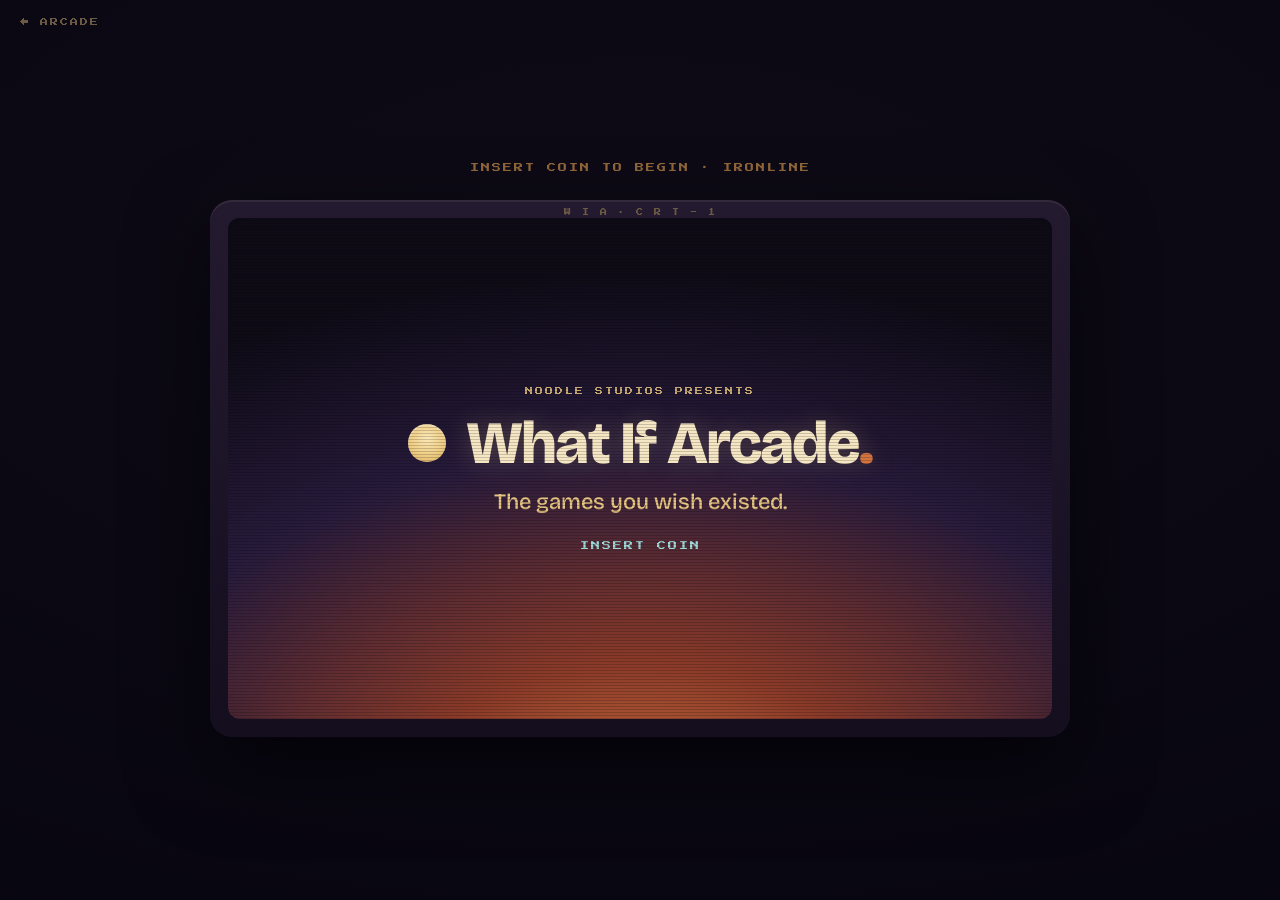
<file: games/ironline/play.html>
<!DOCTYPE html>
<html lang="en">
<head>
<meta charset="UTF-8">
<meta name="viewport" content="width=device-width, initial-scale=1.0, user-scalable=no">
<title>What If Arcade — Insert Coin</title>
<link rel="preconnect" href="https://fonts.googleapis.com">
<link rel="preconnect" href="https://fonts.gstatic.com" crossorigin>
<link href="https://fonts.googleapis.com/css2?family=Bricolage+Grotesque:opsz,wght@12..96,500..800&family=Inter:wght@400;500;600&family=Press+Start+2P&display=swap" rel="stylesheet">
<link rel="stylesheet" href="/shared/brand.css">
<style>
  :root{
    /* brand tokens (palette + type) now load from /shared/brand.css */
    /* these are launcher-local extras, not brand: */
    --night2:#070510; --muted:#6b5a44;
  }
  *{box-sizing:border-box;margin:0;padding:0}
  html,body{height:100%}
  body{
    background:radial-gradient(120% 90% at 50% 30%,var(--night),var(--night2));
    color:var(--cream); font-family:var(--body);
    display:flex; flex-direction:column; align-items:center; justify-content:center;
    gap:30px; padding:40px 24px; overflow:hidden; cursor:pointer;
    -webkit-font-smoothing:antialiased; -webkit-tap-highlight-color:transparent;
  }
  a{color:inherit; text-decoration:none}

  /* ---- back to arcade ---- */
  .back{
    position:fixed; top:18px; left:20px; z-index:20;
    font-family:var(--pixel); font-size:8px; letter-spacing:2px;
    color:var(--muted); transition:color .2s; cursor:pointer;
  }
  .back:hover{color:var(--amber)}

  /* ---- master one-shot boot cycle (plays once, holds on marquee) ---- */
  @keyframes boot-paw{0%{opacity:0;transform:scale(.8)}7%{opacity:1;transform:scale(1)}26%{opacity:1;transform:scale(1)}35%{opacity:0;transform:scale(1.07)}100%{opacity:0;transform:scale(1.07)}}
  @keyframes boot-nood{0%{opacity:0}12%{opacity:0}17%{opacity:.85}26%{opacity:.85}34%{opacity:0}100%{opacity:0}}
  @keyframes boot-glint{0%{opacity:0;transform:translateX(-130%) skewX(-18deg)}10%{opacity:0;transform:translateX(-130%) skewX(-18deg)}14%{opacity:.85}21%{opacity:0;transform:translateX(130%) skewX(-18deg)}100%{opacity:0;transform:translateX(130%) skewX(-18deg)}}
  @keyframes boot-line{0%{opacity:0;transform:scaleX(.15) scaleY(1)}36%{opacity:0;transform:scaleX(.15) scaleY(1)}40%{opacity:1;transform:scaleX(1) scaleY(1)}43%{opacity:1;transform:scaleX(1) scaleY(1)}48%{opacity:0;transform:scaleX(1) scaleY(70)}100%{opacity:0;transform:scaleX(1) scaleY(70)}}
  @keyframes boot-screen{0%{opacity:0}42%{opacity:0}55%{opacity:1}100%{opacity:1}}
  @keyframes boot-logo{0%{opacity:0;transform:scale(.95)}45%{opacity:0;transform:scale(.95)}57%{opacity:1;transform:scale(1)}100%{opacity:1;transform:scale(1)}}
  @keyframes boot-presents{0%{opacity:0}58%{opacity:0}66%{opacity:.8}100%{opacity:.8}}
  @keyframes boot-tag{0%{opacity:0}66%{opacity:0}76%{opacity:.95}100%{opacity:.95}}
  @keyframes boot-blink{0%,100%{opacity:.25}50%{opacity:1}}
  @keyframes boot-flick{0%,100%{opacity:.5}48%{opacity:.32}52%{opacity:.55}}
  @keyframes boot-fadein{from{opacity:0}to{opacity:1}}

  /* page-exit wipe when the player inserts a coin */
  #wipe{position:fixed;inset:0;background:var(--night2);opacity:0;pointer-events:none;
    transition:opacity .45s ease;z-index:99}
  body.go #wipe{opacity:1;pointer-events:auto}

  .stage{animation:boot-fadein .6s ease both}
  .coinhint{font-family:var(--pixel);font-size:9px;letter-spacing:2px;color:var(--dust);opacity:.7}
  @media(max-width:560px){.coinhint{font-size:8px;letter-spacing:1px}}
</style>
</head>
<body>
  <a class="back" href="../../index.html" aria-label="Back to the arcade">← ARCADE</a>

  <div class="stage" style="display:flex;flex-direction:column;align-items:center;gap:28px">

    <div class="coinhint">INSERT COIN TO BEGIN · IRONLINE</div>

    <!-- CABINET SCREEN -->
    <div style="position:relative;width:min(90vw,860px);aspect-ratio:16/10;border-radius:22px;padding:18px;background:linear-gradient(180deg,#241a30,#140e1e);box-shadow:0 30px 80px rgba(0,0,0,0.6),inset 0 2px 0 rgba(246,231,196,0.08)">
      <div style="position:absolute;top:9px;left:50%;transform:translateX(-50%);font-family:'Press Start 2P';font-size:7px;color:#6b5a44;letter-spacing:2px">W I A · C R T - 1</div>
      <div style="position:relative;width:100%;height:100%;border-radius:12px;overflow:hidden;background:#0e0b16;box-shadow:inset 0 0 60px rgba(0,0,0,0.8)">

        <!-- arcade screen glow (phase 2) -->
        <div style="position:absolute;inset:0;background:radial-gradient(120% 130% at 50% 120%,#d2743f 0%,#8a3a28 24%,#281b3c 56%,#0e0b16 84%);animation:boot-screen 4s ease-in-out forwards"></div>

        <!-- PHASE 1: NOODLE PAW -->
        <div style="position:absolute;inset:0;display:flex;flex-direction:column;align-items:center;justify-content:center;gap:18px">
          <div style="position:relative;width:170px;height:170px;border-radius:50%;overflow:hidden;animation:boot-paw 4s ease-in-out forwards">
            <svg width="170" height="170" viewBox="0 0 100 100" style="filter:drop-shadow(0 0 16px rgba(240,207,134,0.5))">
              <defs><linearGradient id="bg" x1="0" y1="0" x2="0" y2="1"><stop offset="0" stop-color="#f6e7c4"></stop><stop offset="0.5" stop-color="#f0cf86"></stop><stop offset="1" stop-color="#c98f4a"></stop></linearGradient></defs>
              <circle cx="50" cy="50" r="46" fill="none" stroke="url(#bg)" stroke-width="1.4" opacity="0.55"></circle>
              <g fill="url(#bg)"><ellipse cx="34" cy="46" rx="5.5" ry="7.5" transform="rotate(-18 34 46)"></ellipse><ellipse cx="45" cy="38" rx="5.5" ry="8"></ellipse><ellipse cx="56" cy="38" rx="5.5" ry="8"></ellipse><ellipse cx="67" cy="46" rx="5.5" ry="7.5" transform="rotate(18 67 46)"></ellipse><path d="M50 52 C 37 52 29 62 33 70 C 37 78 46 76 50 71 C 54 76 63 78 67 70 C 71 62 63 52 50 52 Z"></path></g>
            </svg>
            <div style="position:absolute;top:0;bottom:0;left:0;width:46px;background:linear-gradient(90deg,transparent,rgba(255,248,224,0.85),transparent);animation:boot-glint 4s ease-in-out forwards"></div>
          </div>
          <div style="font-family:'Press Start 2P';font-size:10px;letter-spacing:3px;color:#f0cf86;animation:boot-nood 4s ease-in-out forwards">NOODLE STUDIOS</div>
        </div>

        <!-- PHASE 1.5: CRT POWER-ON LINE -->
        <div style="position:absolute;left:8%;right:8%;top:50%;height:3px;border-radius:2px;background:linear-gradient(90deg,transparent,#f6e7c4,#fff,#f6e7c4,transparent);box-shadow:0 0 18px rgba(246,231,196,0.9);transform-origin:center;animation:boot-line 4s ease-in-out forwards"></div>

        <!-- PHASE 2: ARCADE MARQUEE (holds) -->
        <div style="position:absolute;inset:0;display:flex;flex-direction:column;align-items:center;justify-content:center;opacity:0;animation:boot-logo 4s ease-in-out forwards">
          <div style="font-family:'Press Start 2P';font-size:8px;letter-spacing:2px;color:#f0cf86;margin-bottom:20px;animation:boot-presents 4s ease-in-out forwards">NOODLE STUDIOS PRESENTS</div>
          <div style="display:flex;align-items:center;gap:clamp(12px,1.9vw,20px)">
            <div style="width:clamp(22px,3.4vw,38px);aspect-ratio:1;border-radius:50%;background:radial-gradient(60% 60% at 50% 38%,#fbe7b6,#f0cf86 72%,#e6bf72);box-shadow:inset 0 1px 2px rgba(255,255,255,0.55)"></div>
            <div style="font-family:'Bricolage Grotesque';font-weight:800;font-size:clamp(30px,5.4vw,60px);line-height:0.94;letter-spacing:-0.03em;color:#f6e7c4;text-shadow:0 0 24px rgba(240,207,134,0.25)">What If Arcade<span style="color:#d2743f">.</span></div>
          </div>
          <div style="font-family:'Bricolage Grotesque';font-weight:500;font-size:clamp(15px,2.1vw,22px);color:#f0cf86;margin-top:18px;animation:boot-tag 4s ease-in-out forwards">The games you wish existed.</div>
          <div style="font-family:'Press Start 2P';font-size:9px;letter-spacing:2px;color:#9fd8d8;margin-top:26px;animation:boot-blink 1.1s steps(1,end) infinite">INSERT COIN</div>
        </div>

        <!-- scanlines + vignette -->
        <div style="position:absolute;inset:0;pointer-events:none;background:repeating-linear-gradient(0deg,rgba(0,0,0,0.18) 0px,rgba(0,0,0,0.18) 1px,transparent 1px,transparent 3px);animation:boot-flick 5s ease-in-out infinite"></div>
        <div style="position:absolute;inset:0;pointer-events:none;background:radial-gradient(120% 100% at 50% 50%,transparent 60%,rgba(0,0,0,0.55) 100%)"></div>
      </div>
    </div>

  </div>

  <div id="wipe"></div>

<script>
  // Insert a coin → wipe to black → board IRONLINE.
  // Click / tap / any key works, so the intro is always skippable.
  var GAME = "battle-train-hd.html";
  var launched = false;
  function insertCoin(){
    if (launched) return;
    launched = true;
    document.body.classList.add('go');
    setTimeout(function(){ window.location.href = GAME; }, 460);
  }
  // Don't let the "← ARCADE" link trigger a coin-insert.
  document.querySelector('.back').addEventListener('click', function(e){ e.stopPropagation(); });
  document.body.addEventListener('click', insertCoin);
  document.body.addEventListener('touchend', function(e){ e.preventDefault(); insertCoin(); }, {passive:false});
  window.addEventListener('keydown', function(e){
    if (e.key === 'Tab') return;            // keep keyboard nav to the back link usable
    insertCoin();
  });
</script>
<!-- record a play (a coin inserted) for this game — see /shared/play-counter.js -->
<script src="/shared/play-counter.js" data-game="ironline"></script>
</body>
</html>
</file>
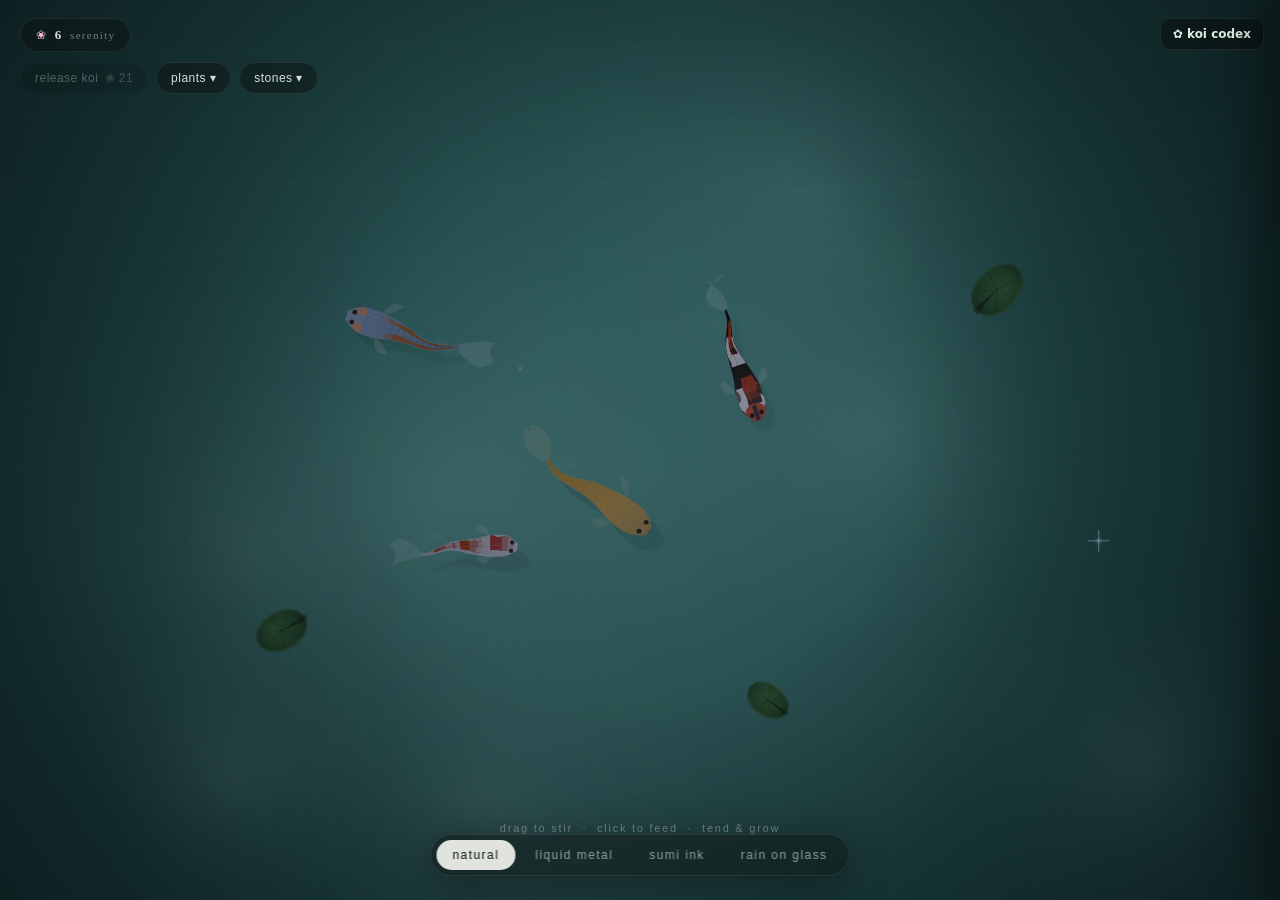
<file: games/koi/koi-pond.html>
<!doctype html>
<!-- Koi — a pond to keep · koi v3.9 (living pond, C.10: the pond remembers you — whispers, named koi, gift-glow, dev-gated QA) · Noodle Studios / What If Arcade -->
<!--
  ARCHITECTURE: the pond is the platform; a "skin" is content.
  Single shared POND state (koi, plants, food, ripples, economy, time).
  RENDER CONTRACT v2 — every skin implements:
     water(ctx, t)              full-bleed water/background + light
     koi(ctx, k, sp, dim)       one koi, given its precomputed spine `sp`
     plant(ctx, p)              one plant (pad / lotus)         [optional -> falls back to Natural]
     fx(ctx)                    ripples + food                 [optional -> falls back to generic]
     overlay(ctx, t)           foreground (vignette/fog/petals)
     roles                      palette-role tokens (foliage/foliageRim/stone/moss/wood/bloom/glow).
                                An entity drawn ONCE against ROLES() reads correctly in every skin;
                                a bespoke per-skin handler still wins when present. Standing rule:
                                no entity ships unless it reads correctly in all four skins.
  PLANES (living pond): every entity declares BELOW / ON / ABOVE; planes render
  in order (below -> on -> above) to give the pond literal depth.
  PERSISTENCE: save key koipond_v3 (lossless v2 upgrader; the old v2 key is left
  in place for rollback safety — never eat a pond). Derived life (school,
  dragonfly, fireflies) is never saved; it re-derives from ecology on load.
  The engine computes koi geometry once and calls the active skin. Skins are
  drop-in: register in SKINS and it appears. Natural is the canonical core;
  art skins are faithful performances of it.
-->
<html lang="en">
<head>
<meta charset="utf-8">
<meta name="viewport" content="width=device-width, initial-scale=1, maximum-scale=1, user-scalable=no">
<meta name="description" content="An ambient koi pond you keep. It grows, blooms, and stays alive while you're away.">
<meta property="og:title" content="Koi — a pond to keep">
<meta property="og:description" content="An ambient koi pond you keep. It grows, blooms, and stays alive while you're away.">
<meta name="theme-color" content="#0c1512">
<link rel="icon" href="data:image/svg+xml,%3Csvg xmlns='http://www.w3.org/2000/svg' viewBox='0 0 64 64'%3E%3Crect width='64' height='64' rx='14' fill='%230c1512'/%3E%3Cpath d='M18 36c5-11 19-14 28-9-1 9-12 17-25 15l-9 7 3-10z' fill='%23d86a3a'/%3E%3Ccircle cx='39' cy='31' r='2.6' fill='%230c1512'/%3E%3C/svg%3E">
<title>Koi — a pond to keep</title>
<style>
  *{margin:0;padding:0;box-sizing:border-box}
  /* skin-reactive chrome (v3.5): the UI answers the pond it floats over. One dataset
     attribute on <body> swaps these tokens; every control reads them, so a skin can
     never restyle another skin's chrome. */
  body{--ui-bg:rgba(10,16,14,.42);--ui-bg2:rgba(10,16,14,.55);--ui-line:rgba(255,255,255,.08);
    --ui-accent:#f0cf86;--ui-on-accent:#1a120a;--ui-accent-soft:rgba(240,207,134,.22);
    --ui-accent-line:rgba(240,207,134,.4);--ui-glyph:#f0b9cf}
  body[data-skin="metal"]{--ui-bg:rgba(19,13,6,.5);--ui-bg2:rgba(19,13,6,.62);--ui-line:rgba(243,216,134,.17);
    --ui-accent:#f3d886;--ui-on-accent:#221505;--ui-accent-soft:rgba(243,216,134,.18);
    --ui-accent-line:rgba(243,216,134,.42);--ui-glyph:#dce8ff}
  body[data-skin="ink"]{--ui-bg:rgba(11,11,13,.55);--ui-bg2:rgba(11,11,13,.68);--ui-line:rgba(238,234,224,.15);
    --ui-accent:#c73e2e;--ui-on-accent:#f5f1e6;--ui-accent-soft:rgba(199,62,46,.2);
    --ui-accent-line:rgba(199,62,46,.5);--ui-glyph:#c73e2e}
  body[data-skin="rain"]{--ui-bg:rgba(21,30,35,.52);--ui-bg2:rgba(21,30,35,.64);--ui-line:rgba(180,205,215,.15);
    --ui-accent:#a9c9d6;--ui-on-accent:#101c22;--ui-accent-soft:rgba(169,201,214,.18);
    --ui-accent-line:rgba(169,201,214,.42);--ui-glyph:#a9c9d6}
  html,body{height:100%;background:#0c1512;overflow:hidden;cursor:crosshair}
  .buy:focus-visible,.chip:focus-visible,.pill:focus-visible,#kcSwim:focus-visible,#kcX:focus-visible,
  #nav button:focus-visible,.cx .ul:focus-visible,#codex .x:focus-visible{outline:2px solid var(--ui-accent);outline-offset:2px}
  #c{display:block;width:100vw;height:100vh;touch-action:none}
  .chrome{font-family:ui-sans-serif,-apple-system,"Segoe UI",Inter,sans-serif;
    transition:opacity .7s ease, transform .7s ease;z-index:10;user-select:none}
  .chrome.hide{opacity:0;pointer-events:none;transform:translateY(10px)}
  #pond{position:fixed;left:20px;top:18px;display:flex;flex-direction:column;align-items:flex-start;gap:10px;z-index:10}
  #ser{display:inline-flex;align-items:center;gap:8px;color:rgba(240,238,230,.92);font-size:13px;letter-spacing:.06em;
    padding:8px 15px;border-radius:999px;background:var(--ui-bg);transition:background .5s,border-color .5s;
    backdrop-filter:blur(12px);-webkit-backdrop-filter:blur(12px);border:1px solid var(--ui-line)}
  #ser .glyph{color:var(--ui-glyph);font-size:12px;transition:color .5s}
  #ser b{font-weight:600;font-variant-numeric:tabular-nums}
  #ser .lbl{opacity:.5;text-transform:lowercase;letter-spacing:.12em;font-size:11px}
  #tend{display:flex;gap:8px}
  .buy{appearance:none;border:0;cursor:pointer;border-radius:999px;padding:8px 14px;font-size:12px;
    letter-spacing:.04em;color:rgba(238,240,234,.92);background:var(--ui-bg);white-space:nowrap;
    backdrop-filter:blur(12px);-webkit-backdrop-filter:blur(12px);border:1px solid var(--ui-line);
    display:inline-flex;align-items:center;gap:7px;transition:background .5s,opacity .3s,border-color .5s}
  .buy:hover{background:rgba(255,255,255,.12);border-color:rgba(255,255,255,.16)}
  .buy:disabled{opacity:.32;cursor:default}
  .buy .cost{display:inline-flex;align-items:center;gap:3px;opacity:.72;font-variant-numeric:tabular-nums}
  .buy .cost::before{content:'❀';color:var(--ui-glyph);opacity:.9;transition:color .5s}
  #tray{display:flex;flex-wrap:wrap;gap:6px;max-width:min(520px,92vw)}
  #tray.hide{display:none}
  .chip{appearance:none;border:0;cursor:pointer;border-radius:999px;padding:6px 12px;font-size:11.5px;
    letter-spacing:.03em;color:rgba(238,240,234,.88);background:var(--ui-bg);white-space:nowrap;
    backdrop-filter:blur(10px);-webkit-backdrop-filter:blur(10px);border:1px solid var(--ui-line);
    display:inline-flex;align-items:center;gap:6px;transition:background .5s,opacity .25s,border-color .5s}
  .chip:hover{background:rgba(255,255,255,.12)}
  .chip:disabled{opacity:.32;cursor:default}
  .chip.arm{background:var(--ui-accent-soft);border-color:var(--ui-accent-line)}
  .chip .c{opacity:.7;font-variant-numeric:tabular-nums}
  .buy.open{background:var(--ui-accent-soft);border-color:var(--ui-accent-line)}
  .traycap{display:inline-flex;align-items:center;padding:6px 11px;font-size:10.5px;letter-spacing:.1em;
    color:rgba(238,240,234,.45);border:1px dashed var(--ui-line);border-radius:999px;font-variant-numeric:tabular-nums}.chip .c::before{content:'❀ ';color:var(--ui-glyph);transition:color .5s}
  #koicard,#itemcard{position:fixed;left:20px;bottom:24px;z-index:20;width:230px;padding:13px 15px;border-radius:14px;
    color:rgba(240,238,230,.92);background:var(--ui-bg2);border:1px solid var(--ui-line);
    backdrop-filter:blur(14px);-webkit-backdrop-filter:blur(14px);font-size:12.5px;line-height:1.5}
  #koicard.hide,#itemcard.hide{display:none}
  #koicard b,#itemcard b{font-size:13.5px}#koicard .jp{color:#9bc4b4;font-size:11px;margin-left:6px}
  #koicard .ln,#itemcard .ln{opacity:.7;font-size:11px}
  #koicard .row,#itemcard .row{display:flex;gap:8px;margin-top:9px}
  #kcSwim,#icLift{flex:1;appearance:none;cursor:pointer;border-radius:9px;padding:7px 10px;font-size:11.5px;
    color:#e8ecdf;background:rgba(255,255,255,.07);border:1px solid rgba(255,255,255,.12);transition:background .25s}
  #kcSwim:hover,#icLift:hover{background:rgba(255,255,255,.14)}
  #kcSwim.confirm,#icLift.confirm{color:var(--ui-on-accent);background:var(--ui-accent);border-color:var(--ui-accent);font-weight:600}
  #kcX,#icX{appearance:none;cursor:pointer;border-radius:9px;padding:7px 10px;font-size:11.5px;color:rgba(238,240,234,.6);
    background:transparent;border:1px solid rgba(255,255,255,.1)}
  #devtray{position:fixed;right:16px;bottom:24px;z-index:30;display:flex;gap:5px;flex-wrap:wrap;max-width:300px;justify-content:flex-end}
  #skins{position:fixed;left:50%;bottom:24px;transform:translateX(-50%);display:flex;gap:4px;align-items:center;
    padding:5px;border-radius:999px;background:var(--ui-bg);box-shadow:0 8px 40px rgba(0,0,0,.4);
    backdrop-filter:blur(14px);-webkit-backdrop-filter:blur(14px);border:1px solid var(--ui-line);z-index:10;transition:background .5s,border-color .5s}
  #skins.hide{transform:translateX(-50%) translateY(12px)}
  .pill{appearance:none;border:0;cursor:pointer;color:rgba(238,240,234,.6);background:transparent;
    border-radius:999px;padding:8px 16px;font-size:12px;letter-spacing:.12em;text-transform:lowercase;
    white-space:nowrap;transition:color .35s,background .35s}
  .pill:hover{color:rgba(238,240,234,.95)}
  .pill.on{color:#0c1512;background:rgba(238,240,234,.94);font-weight:500}
  @media (max-width:580px){ .pill{padding:7px 10px;letter-spacing:.04em} #tend{flex-wrap:wrap} }
  #whisper{position:fixed;left:50%;top:78px;transform:translateX(-50%);max-width:86vw;text-align:center;
    font-family:ui-sans-serif,-apple-system,"Segoe UI",Inter,sans-serif;font-size:12px;letter-spacing:.14em;
    text-transform:lowercase;color:rgba(240,238,230,.55);opacity:0;transition:opacity 1.6s;pointer-events:none;z-index:9}
  #whisper.on{opacity:1}
  #ser{transition:background .5s,border-color .8s,box-shadow .8s}
  #ser.glow{border-color:var(--ui-accent-line);box-shadow:0 0 20px var(--ui-accent-soft)}
  .linkbtn{appearance:none;background:none;border:none;cursor:pointer;padding:0;font-size:11px;
    color:rgba(238,240,234,.55);text-decoration:underline dotted;letter-spacing:.04em}
  .linkbtn:hover{color:rgba(238,240,234,.9)}
  #kcNameIn{width:100%;margin-top:7px;appearance:none;border-radius:9px;padding:7px 10px;font-size:12px;
    color:#f2efe4;background:rgba(255,255,255,.08);border:1px solid var(--ui-line);outline:none}
  #kcNameIn:focus{border-color:var(--ui-accent-line)}
  #hint{position:fixed;left:50%;bottom:66px;transform:translateX(-50%);font-size:11px;letter-spacing:.16em;
    text-transform:lowercase;color:rgba(238,240,234,.4);transition:opacity 1s;z-index:10;pointer-events:none}
  #veil{position:fixed;inset:0;background:#0c1512;opacity:0;pointer-events:none;transition:opacity .42s;z-index:5}
  #nav{position:fixed;top:18px;right:16px;z-index:30;display:flex;gap:8px}
  #nav button{font:600 12px Inter,system-ui,sans-serif;color:#dfeee6;background:var(--ui-bg2);border:1px solid var(--ui-line);transition:background .5s,border-color .5s;
    -webkit-backdrop-filter:blur(6px);backdrop-filter:blur(6px);border-radius:10px;padding:8px 12px;cursor:pointer;transition:background .2s}
  #nav button:hover{background:rgba(30,55,46,.72)}
  #codex{position:fixed;top:0;right:0;height:100%;width:min(384px,93vw);z-index:40;
    background:linear-gradient(180deg,rgba(14,33,27,.97),rgba(9,22,17,.985));-webkit-backdrop-filter:blur(8px);backdrop-filter:blur(8px);
    border-left:1px solid rgba(255,255,255,.1);transform:translateX(100%);transition:transform .32s cubic-bezier(.4,0,.2,1);
    display:flex;flex-direction:column;color:#f6e7c4;box-shadow:-18px 0 50px rgba(0,0,0,.4)}
  #codex.open{transform:translateX(0)}
  #codex header{display:flex;align-items:center;justify-content:space-between;padding:16px 18px;border-bottom:1px solid rgba(255,255,255,.08)}
  #codex header h2{font:600 14px Inter,system-ui,sans-serif;letter-spacing:.5px}
  #codex .x{background:none;border:none;color:#bcd4ca;cursor:pointer;font-size:22px;line-height:1;padding:0 4px}
  #cxList{overflow-y:auto;padding:14px;display:flex;flex-direction:column;gap:11px}
  .cx{background:rgba(255,255,255,.04);border:1px solid rgba(255,255,255,.08);border-radius:12px;padding:10px 12px;display:flex;gap:12px;align-items:center}
  .cx canvas{width:104px;height:60px;flex:0 0 auto;border-radius:8px}
  .cx .info{flex:1;min-width:0}
  .cx .nm{font:600 13.5px Inter,system-ui,sans-serif}
  .cx .jp{font-size:10.5px;color:#9bc4b4;opacity:.8;font-weight:400}
  .cx .ds{font-size:11px;color:#cfe3d8;opacity:.82;line-height:1.42;margin-top:3px}
  .cx .act{margin-top:7px}
  .cx .own{font-size:10.5px;color:#9bc4b4}
  .cx .ul{font:600 10.5px Inter,system-ui,sans-serif;color:var(--ui-on-accent);background:var(--ui-accent);border:none;border-radius:99px;padding:5px 11px;cursor:pointer}
  .cx .ul:disabled{background:rgba(240,207,134,.22);color:#b39a64;cursor:default}
</style>
</head>
<body>
<canvas id="c"></canvas>
<div id="veil"></div>
<div id="pond">
  <div id="ser"><span class="glyph">❀</span><b id="serN">0</b><span class="lbl">serenity</span></div>
  <div id="tend" class="chrome">
    <button class="buy" id="buyKoi">release koi <span class="cost"><span id="cKoi">5</span></span></button>
    <button class="buy" id="openPlant">plants &#9662;</button>
    <button class="buy" id="openPlace">stones &#9662;</button>
  </div>
  <div id="tray" class="chrome hide"></div>
</div>
<div id="whisper"></div>
<div id="hint" class="chrome">drag to stir &nbsp;·&nbsp; click to feed &nbsp;·&nbsp; tend &amp; grow</div>
<div id="koicard" class="hide"><b id="kcName"></b><span class="jp" id="kcJp"></span>
  <div id="kcStage"></div><div class="ln" id="kcLin"></div>
  <div class="ln"><button class="linkbtn" id="kcRename">name it</button></div>
  <input id="kcNameIn" class="hide" maxlength="20" placeholder="name this koi">
  <div class="row"><button id="kcSwim">let it swim on</button><button id="kcX">&times;</button></div></div>
<div id="itemcard" class="hide"><b id="icName"></b>
  <div class="ln" id="icNote"></div>
  <div class="row"><button id="icLift">lift it out</button><button id="icX">&times;</button></div></div>
<div id="devtray" class="chrome" style="display:none"></div>
<div id="skins" class="chrome">
  <button class="pill on" data-skin="natural">natural</button>
  <button class="pill" data-skin="metal">liquid metal</button>
  <button class="pill" data-skin="ink">sumi ink</button>
  <button class="pill" data-skin="rain">rain on glass</button>
</div>
<div id="nav"><button id="codexBtn">&#10047; koi codex</button></div>
<div id="codex"><header><h2>Koi Codex</h2><button class="x" id="codexX">&times;</button></header><div id="cxList"></div></div>
<script>
const cv=document.getElementById('c'), ctx=cv.getContext('2d',{alpha:false});
const veil=document.getElementById('veil');
const REDUCE=matchMedia('(prefers-reduced-motion: reduce)').matches;
let W=0,H=0,DPR=1;
const TAU=Math.PI*2, clamp=(v,a,b)=>v<a?a:v>b?b:v, lerp=(a,b,t)=>a+(b-a)*t, rand=(a,b)=>a+Math.random()*(b-a);
function hexA(hex,a){const n=hex.replace('#','');return `rgba(${parseInt(n.substr(0,2),16)},${parseInt(n.substr(2,2),16)},${parseInt(n.substr(4,2),16)},${a})`;}
function shade(hex,m){const n=hex.replace('#','');return `rgb(${parseInt(n.substr(0,2),16)*m|0},${parseInt(n.substr(2,2),16)*m|0},${parseInt(n.substr(4,2),16)*m|0})`;}
function hsl(h,s,l,a){return `hsla(${h},${s}%,${l}%,${a==null?1:a})`;}
// blend two #rrggbb toward t (0..1) -> #rrggbb (used for brass->verdigris patina)
function mixHex(a,b,t){const A=a.replace('#',''),B=b.replace('#',''),h=n=>('0'+(clamp(n|0,0,255)).toString(16)).slice(-2);
  return '#'+h(lerp(parseInt(A.substr(0,2),16),parseInt(B.substr(0,2),16),t))
           +h(lerp(parseInt(A.substr(2,2),16),parseInt(B.substr(2,2),16),t))
           +h(lerp(parseInt(A.substr(4,2),16),parseInt(B.substr(4,2),16),t));}

// ---------- persistence (pond you keep) ----------
// v3 save. The old koipond_v2 key is deliberately LEFT IN PLACE after migration
// (rollback safety — a bad deploy must never eat a pond). Migration is lossless:
// koi/plants/econ/unlocked map verbatim; new fields get safe defaults; lastSeen
// stamps NOW so the first migrated load grants no retroactive idle windfall.
const SAVE_KEY='koipond_v3', LEGACY_KEY='koipond_v2';
function migrateV2(s){return {v:3,
  econ:{serenity:s.econ?.serenity||6},
  unlocked:(s.unlocked&&s.unlocked.length)?s.unlocked:['kohaku','asagi','ogon'],
  koi:(s.koi||[]).map(k=>({variety:k.variety,age:k.age,x:k.x,y:k.y,seed:k.seed,parents:null})),
  plants:(s.plants||[]).map(p=>({type:p.type,x:p.x,y:p.y,size:p.size,grow:p.grow,bloom:p.bloom,vr:'classic'})),
  rocks:[], frog:null, departed:[], eco:{lastSeen:Date.now()}};}
const Store={save(o){try{localStorage.setItem(SAVE_KEY,JSON.stringify(o));}catch(e){}},
             load(){try{
               const v3=JSON.parse(localStorage.getItem(SAVE_KEY)||'null'); if(v3) return v3;
               const v2=JSON.parse(localStorage.getItem(LEGACY_KEY)||'null'); if(v2) return migrateV2(v2);
               return null;
             }catch(e){return null;}}};

// ---------- koi varieties (show-accurate Nishikigoi) ----------
// patches ride the body: a..b = fraction head->tail; top/bot = [inner,outer] reach across each flank
//   (fraction of half-width). soft=1 -> leading edge feathers (sashi); trailing stays crisp (kiwa).
//   c: 'hi' (=accent/red), 'sumi' (black), 'shiro' (white) or a literal hex.
const V={
  kohaku:{base:'#f6efe1',accent:'#d8381b',metal:0,extraHi:1,patches:[          // white + stepped red (Sandan)
    {c:'hi',a:.04,b:.27,top:[0,.92],bot:[0,.50],soft:1},
    {c:'hi',a:.40,b:.60,top:[0,.85],bot:[0,.62],soft:1},
    {c:'hi',a:.71,b:.88,top:[0,.72],bot:[0,.30],soft:1}]},
  sanke:{base:'#f6efe1',accent:'#d8381b',sumi:'#1b1510',metal:0,extraHi:1,patches:[  // Kohaku hi + sumi above lateral line, clean head
    {c:'hi',a:.10,b:.30,top:[0,.90],bot:[0,.55],soft:1},
    {c:'hi',a:.47,b:.65,top:[0,.82],bot:[0,.55],soft:1},
    {c:'sumi',a:.31,b:.43,top:[0,.62],soft:0},
    {c:'sumi',a:.60,b:.72,bot:[0,.60],soft:0}]},
  showa:{base:'#171210',accent:'#cf3219',shiro:'#efe7d6',metal:0,menware:1,motoguro:1,head:{type:'blotch'},patches:[ // black base wraps; white+red over
    {c:'shiro',a:.05,b:.30,top:[0,.95],bot:[0,.95],soft:0},
    {c:'hi',a:.12,b:.42,top:[0,.85],bot:[0,.35],soft:1},
    {c:'shiro',a:.52,b:.78,top:[0,.95],bot:[0,.95],soft:0},
    {c:'hi',a:.64,b:.90,top:[0,.70],bot:[0,.30],soft:1}]},
  ogon:{base:'#e3a73f',accent:'#f6cf86',metal:1,solid:1,patches:[]},      // solid metallic gold (scale shimmer)
  platinum:{base:'#e9eef0',accent:'#cfe0e6',metal:1,solid:1,patches:[]},  // solid metallic white
  benigoi:{base:'#c5401d',accent:'#e0563a',metal:0,solid:1,patches:[]},   // solid red-orange (NOT flat -> shimmer)
  asagi:{base:'#7f96a8',accent:'#cf6a33',metal:0,net:1,cheeks:'#cf6a33',patches:[ // blue net back, red up the flanks only
    {c:'hi',a:.34,b:.97,bot:[.42,.95],soft:1},
    {c:'hi',a:.34,b:.97,top:[.42,.95],soft:1}]},
  tancho:{base:'#f4efe4',accent:'#d4291a',metal:0,head:{type:'dot'},patches:[]}, // white + single head sun
};
const STARTERS=['kohaku','showa','asagi','ogon','sanke','benigoi','platinum','tancho'];

// ---------- POND state (single source of truth) ----------
const Pond={koi:[],plants:[],food:[],ripples:[],petals:[],sparkles:[],sun:{x:0,y:0},econ:{serenity:0},unlocked:['kohaku','asagi','ogon'],
  rocks:[],frog:null,departed:[],seen:{},eco:{lastSeen:0},_t:0};   // seen{} = first-sighting timestamps (the Almanac remembers)

// capacity ledger (BRIEF v1.1 Phase A, human-ratified 2026-07-02): generous, bounded
// by worst-case frame budget + on-screen legibility. Departure (Phase B) is the release valve.
const CAPS={koi:18,plants:64,rocks:28,school:20,fireflies:10};   // plants/rocks raised (human, C.7): room to really compose

// blended growth (returning v0.1 work): koi grow slowly with TIME, faster when FED.
// Size stops at adult (age 1); age keeps accruing quietly beyond it, so ELDER is
// earned duration — derived from the one saved field, no new state. Never death.
const AGE_MAX=1.6, GROW_DAY=.01, GROW_FED=.02, PASSIVE_SEC=GROW_DAY/86400;
function stage(k){return k.age<.25?'fry':k.age<.6?'young':k.age<1.25?'adult':'elder';}
function eldF(k){return clamp((k.age-1.25)/.2,0,1);}   // 0..1 ramp into eldership (fins flow in gradually)
// feeding rank (C.4) — real koi ponds run a size-led pecking order: bigger, older fish
// dominate the food, with individual boldness as a secondary, PERSONALITY axis (partly
// genetic — so it's derived from the saved seed, stable for the life of the fish, never
// re-rolled). 60% size / 40% boldness. A fish that grows up climbs the order naturally.
function domin(k){const sz=clamp((elen(k)-90)/60,0,1);return clamp(sz*.6+(k.bold??.5)*.4,0,1);}

function makeKoi(variety,x,y,age,seed,parents){
  const v=V[variety]||V.kohaku, len=rand(96,150), sd=seed??(Math.random()*1e4|0);
  const k={variety, V:v, x:x??rand(W*.25,W*.75), y:y??rand(W?H*.25:200,H*.75||400), ang:rand(0,TAU),
    spd:rand(15,26)*(REDUCE?.5:1), len, wd:len*rand(.105,.125), depth:rand(0,1),
    phase:rand(0,TAU), finph:rand(0,TAU), wig:rand(.85,1.2), turn:0, excite:0, gulp:0, trail:[],
    age:age??rand(.35,1), hunger:rand(.2,.6), wellfed:0, wake:[], seed:sd, parents:parents??null};
  k.pattern=buildPattern(v,sd);                 // per-individual markings (no two koi alike)
  k.bold=(()=>{const x=Math.sin((sd+1)*12.9898)*43758.5453;return x-Math.floor(x);})();  // stable temperament from the seed (0=timid .. 1=bold); persists, never saved separately
  // pre-fill the trail straight behind the fish so it renders full-length from frame one
  // (otherwise a fish "grows" for its first seconds while the trail accumulates)
  const n=Math.ceil(elen(k)*1.25/2)+6;
  for(let i=0;i<n;i++)k.trail.push({x:k.x-Math.cos(k.ang)*i*2,y:k.y-Math.sin(k.ang)*i*2});
  return k;
}
// Every plant/rock carries a SAVED seed (like the koi): all cosmetic traits — blade
// counts, hue lean, shape jitter, driftwood form — derive from it deterministically,
// so each is an individual AND comes back exactly itself on every reload.
function makePad(x,y,size,vr,sd){sd=sd??(Math.random()*1e4|0);const rnd=srand(sd);
  return {type:'pad',vr:vr||'classic',sd,x,y,size:size??(.2+rnd()*.3),rot:rnd()*TAU,grow:size?1:.2+rnd()*.4,bloom:0,
    hue:(rnd()-.5)*18,bp:rnd()*TAU,amp:2+rnd()*1.6,dx:0,dy:0,vx:0,vy:0,rv:(rnd()-.5)*.08};}
function makeLotus(x,y,sd){sd=sd??(Math.random()*1e4|0);const rnd=srand(sd);
  return {type:'lotus',vr:'classic',sd,x,y,grow:0,bloom:0,hue:(rnd()-.5)*14,rot:rnd()*TAU,bp:rnd()*TAU,amp:1.6+rnd()*1.2,dx:0,dy:0,vx:0,vy:0,rv:(rnd()-.5)*.06};}
function makeReed(x,y,sd){sd=sd??(Math.random()*1e4|0);const rnd=srand(sd);
  return {type:'reed',vr:'classic',sd,x,y,grow:0,bloom:0,n:5+(rnd()*4|0),heads:1+(rnd()*2.4|0),spread:3.8+rnd()*1.6,hue:(rnd()-.5)*14,bp:rnd()*TAU,rot:0,amp:1,dx:0,dy:0,vx:0,vy:0,rv:0};}
function makeIris(x,y,sd){sd=sd??(Math.random()*1e4|0);const rnd=srand(sd);
  return {type:'iris',vr:'classic',sd,x,y,grow:0,bloom:0,n:3+(rnd()*1.6|0),pet:5+(rnd()*1.8|0),bsz:.85+rnd()*.35,hue:(rnd()-.5)*12,bp:rnd()*TAU,rot:0,amp:1,dx:0,dy:0,vx:0,vy:0,rv:0};}
function makeDuckweed(x,y,sd){sd=sd??(Math.random()*1e4|0);const rnd=srand(sd);
  return {type:'duckweed',vr:'classic',sd,x,y,grow:.6,bloom:0,n:4+(rnd()*5|0),hue:(rnd()-.5)*16,bp:rnd()*TAU,rot:rnd()*TAU,amp:3+rnd()*1.5,dx:0,dy:0,vx:0,vy:0,rv:(rnd()-.5)*.12};}
function makeGrass(x,y,sd){sd=sd??(Math.random()*1e4|0);const rnd=srand(sd);
  return {type:'grass',vr:'classic',sd,x,y,grow:0,bloom:0,n:6+(rnd()*5|0),spread:4.2+rnd()*1.8,hue:(rnd()-.5)*10,bp:rnd()*TAU,rot:0,amp:1,dx:0,dy:0,vx:0,vy:0,rv:0};}
// C.7 flora — sold FULLY MATURE (grow 1): instant beauty for composers
function makeHorsetail(x,y,sd){sd=sd??(Math.random()*1e4|0);const rnd=srand(sd);
  return {type:'horsetail',vr:'classic',sd,x,y,grow:1,bloom:0,n:4+(rnd()*3|0),spread:5+rnd()*2,hue:(rnd()-.5)*12,bp:rnd()*TAU,rot:0,amp:1,dx:0,dy:0,vx:0,vy:0,rv:0};}
function makeHyacinth(x,y,sd){sd=sd??(Math.random()*1e4|0);const rnd=srand(sd);
  return {type:'hyacinth',vr:'classic',sd,x,y,size:.34+rnd()*.14,grow:1,bloom:1,hue:(rnd()-.5)*14,rot:rnd()*TAU,bp:rnd()*TAU,amp:2+rnd()*1.4,dx:0,dy:0,vx:0,vy:0,rv:(rnd()-.5)*.07};}
const PLANT_MAKE={pad:makePad,lotus:makeLotus,reed:makeReed,iris:makeIris,duckweed:makeDuckweed,grass:makeGrass,horsetail:makeHorsetail,hyacinth:makeHyacinth};
const BELOW_TYPES={grass:1};                       // BELOW-plane flora renders under the koi
// hardscape: heavy, mossing, persistent (decor AND habitat — Principle 3)
function makeRock(form,x,y,sd){sd=sd??(Math.random()*1e4|0);const rnd=srand(sd);
  // the lantern (and the spout) are BUILT things — one consistent size; nature varies
  const size=(form==='lantern'||form==='spout')?1:.75+rnd()*.5;
  return {form,sd,x,y,size,rot:(form==='lantern'||form==='spout')?0:rnd()*TAU,grow:0};}
// C.8 proportions — sized against an adult koi (~100-150px): a lantern stands taller
// than a koi is long, a boulder dwarfs one, stepping stones are near-koi-width flats
function rockR(r){return (r.form==='boulder'?52:r.form==='slate'?30:r.form==='driftwood'?40:r.form==='lantern'?40:r.form==='spout'?44:r.form==='steps'?48:24)*r.size;}

// dev lifecycle harness (?dev=1): drives the WHOLE player journey on demand.
// Warps call the REAL idleReturn() path with the cap lifted — testing exercises
// production code, not a parallel fake. Invisible without the URL flag.
const DEV=typeof location!=='undefined'&&/[?&]dev=1/.test(location.search||'');

function seedDefault(){
  Pond.koi=[]; Pond.plants=[]; Pond.econ.serenity=6;
  STARTERS.slice(0,4).forEach(v=>Pond.koi.push(makeKoi(v)));
  Pond.plants.push(makePad(W*.22,H*.7), makePad(W*.78,H*.32), makePad(W*.6,H*.78));
}
function restore(s){
  Pond.econ.serenity=s.econ?.serenity||6;
  Pond.unlocked=s.unlocked&&s.unlocked.length?s.unlocked:['kohaku','asagi','ogon'];
  Pond.koi=(s.koi||[]).map(k=>{const kk=makeKoi(k.variety,k.x*W,k.y*H,k.age,k.seed,k.parents||null);if(k.name)kk.name=String(k.name).slice(0,20);return kk;});
  Pond.plants=(s.plants||[]).map(p=>{const mk=PLANT_MAKE[p.type]||makePad;
    const pl=p.type==='pad'?makePad(p.x*W,p.y*H,p.size,p.vr,p.sd):mk(p.x*W,p.y*H,p.sd);
    Object.assign(pl,{grow:p.grow??pl.grow,bloom:p.bloom||0,vr:p.vr||'classic'});
    if(p.size!=null)pl.size=p.size;return pl;});
  Pond.rocks=(s.rocks||[]).map(r=>Object.assign(makeRock(r.form,r.x*W,r.y*H,r.sd),{size:r.size||1,rot:r.rot||0,grow:r.grow||0}));
  Pond.frog=s.frog||null; Pond.departed=s.departed||[]; Pond.seen=s.seen||{};
  Pond.eco=s.eco||{lastSeen:Date.now()};
  if(!Pond.koi.length) seedDefault();
}
function persist(){
  Store.save({v:3, econ:Pond.econ, unlocked:Pond.unlocked,
    koi:Pond.koi.map(k=>({variety:k.variety,age:k.age,x:k.x/W,y:k.y/H,seed:k.seed,parents:k.parents||null,name:k.name||undefined})),
    plants:Pond.plants.map(p=>({type:p.type,x:p.x/W,y:p.y/H,size:p.size,grow:p.grow,bloom:p.bloom,vr:p.vr||'classic',sd:p.sd})),
    rocks:Pond.rocks.map(r=>({form:r.form,x:r.x/W,y:r.y/H,size:r.size,rot:r.rot,grow:r.grow,sd:r.sd})),
    frog:Pond.frog, departed:Pond.departed, seen:Pond.seen,
    eco:{lastSeen:Date.now()}});
}

// ---------- ecology (hidden — legible through life, never meters) ----------
// Pure derivations from what exists. Phase C registers visitors against these;
// the scores + the roll hook ship now so fauna plugs into a working system.
const Eco={
  shelter(){let s=0;for(const r of Pond.rocks)s+=1;
    for(const p of Pond.plants)if((p.grow??0)>.75)s+=(p.type==='pad'?.5:.75);return s;},
  bloom(){let b=0;for(const p of Pond.plants)if((p.bloom||0)>.5)b+=1;return b;},
  life(){return thriving();},
  calm(){return clamp((Pond._t-(Pond.lastStir||0))/120,0,1);},
  visitors:[]                    // Phase C: [{key, when(eco)->bool, arrive()}]
};
function rollVisitors(){for(const v of Eco.visitors){try{if(v.when(Eco))v.arrive();}catch(e){}}}

// ---------- idle return (away-progress is a gift, never an obligation) ----------
function idleReturn(uncap){
  const now=Date.now(), last=Pond.eco.lastSeen||now;
  const hrs=clamp((now-last)/3.6e6,0,uncap?1e6:72);       // gift capped at 3 days' worth (dev warps lift the cap)
  if(hrs<.05){Pond.eco.lastSeen=now;return;}
  const dAge=(hrs/24)*GROW_DAY;                           // capped passive growth while away
  for(const k of Pond.koi)k.age=Math.min(AGE_MAX,k.age+dAge*rand(.8,1.2));
  let _nb=0;                                              // blooms that opened while away (for the return whisper)
  for(const p of Pond.plants){p.grow=Math.min(1,(p.grow??0)+hrs*.01);const _b0=p.bloom||0;
    if((p.type==='lotus'||p.type==='iris')&&p.grow>.9)p.bloom=Math.min(1,(p.bloom||0)+hrs*.02);
    if(p.type==='pad'&&p.vr!=='cluster'&&p.grow>.85)p.bloom=Math.min(1,(p.bloom||0)+hrs*.012);
    if(_b0<.5&&(p.bloom||0)>=.5)_nb++;}  // water-lily on old pads
  for(const r of Pond.rocks)r.grow=Math.min(1,r.grow+hrs*.008);                                  // moss creeps while away
  Pond.econ.serenity+=Math.min(hrs*2,uncap?1e9:60);       // gentle trickle, capped (dev warps honest to elapsed)
  Pond.eco.lastSeen=now; rollVisitors();                  // returning can mean finding a visitor already here
  if(hrs>=1&&typeof whisper==='function'){                // the pond says what it did — one line, from real facts
    const d=hrs>=42?Math.round(hrs/24)+' days':hrs>=20?'a day':Math.round(hrs)+(hrs<1.5?' hour':' hours');
    const bits=[];if(_nb>0)bits.push(_nb===1?'a bloom opened':_nb+' blooms opened');
    if(Pond.frog)bits.push('the frog stayed');if(Fauna.school.length)bits.push('the minnows are here');
    setTimeout(()=>whisper('while you were away · '+d+(bits.length?' — '+bits[0]:''),9000),2600);}
}

// =================================================================
// PHASE C — THE THREE PLANES COME ALIVE (fauna + the day)
// Visitors are EARNED, never bought (Principle 2): they derive from the hidden
// ecology and are never saved — they re-derive on load. The one exception is the
// frog's RESIDENCY (the pond's mayor persists; his position derives). Hard law:
// no predation, ever — attraction and coexistence, not a food chain.
// =================================================================
const Fauna={school:[],frog:null,frogRt:null,dragonfly:null,fireflies:[],_roll:0,_m:{}};
const VISIT={shelter:6,frogPads:3,bloom:3};   // quick-unlock thresholds (human rider: first visitors within the first good session or two)
function maturePads(){let n=0;for(const p of Pond.plants)if(p.type==='pad'&&(p.grow??0)>.8)n++;return n;}
function firstSeen(key,gift){if(!Pond.seen[key]){Pond.seen[key]=Date.now();Pond.econ.serenity+=gift;Pond._gift=Pond._t;persist();}}
function momentT(key,gift,cool){const now=Pond._t;if((Fauna._m[key]||-1e9)+cool>now)return;Fauna._m[key]=now;Pond.econ.serenity+=gift;Pond._gift=Pond._t;}   // presence quietly rewarded — zero UI

// ---- the school (BELOW): one boids flock of minnows; darts from koi — prey grammar, zero predation ----
function spawnSchool(){const n=Math.min(15+(Math.random()*6|0),CAPS.school);Fauna.school=[];
  const cx=rand(W*.3,W*.7),cy=rand(H*.3,H*.7);
  for(let i=0;i<n;i++)Fauna.school.push({x:cx+rand(-40,40),y:cy+rand(-40,40),vx:rand(-20,20),vy:rand(-20,20),ph:rand(0,TAU)});
  firstSeen('school',3);}
function updateSchool(dt){
  const sh=Eco.shelter(), active=sh>=VISIT.shelter||(Pond.seen.school&&sh>=VISIT.shelter-2);  // earned trust lingers (hysteresis)
  if(!active){Fauna.school.length=0;return;}
  if(!Fauna.school.length){if(Math.random()<dt*.2)spawnSchool();return;}     // arrives on its own once earned
  const S=Fauna.school,vlim=REDUCE?26:46,coh=REDUCE?1.5:1;                    // reduced-motion: tighter, slower
  for(const fsh of S){let ax=0,ay=0,cx=0,cy=0,n=0,sx=0,sy=0;
    for(const o of S){if(o===fsh)continue;const dx=o.x-fsh.x,dy=o.y-fsh.y,d2=dx*dx+dy*dy;
      if(d2<8100){cx+=o.x;cy+=o.y;ax+=o.vx;ay+=o.vy;n++;if(d2<196){sx-=dx;sy-=dy;}}}
    if(n){fsh.vx+=((cx/n-fsh.x)*.9*coh+(ax/n-fsh.vx)*.7)*dt;fsh.vy+=((cy/n-fsh.y)*.9*coh+(ay/n-fsh.vy)*.7)*dt;}
    fsh.vx+=sx*3*dt;fsh.vy+=sy*3*dt;
    for(const k of Pond.koi){const dx=fsh.x-k.x,dy=fsh.y-k.y,d2=dx*dx+dy*dy;  // dart away — never eaten
      if(d2<12100){const d=Math.sqrt(d2)||1;fsh.vx+=dx/d*180*dt;fsh.vy+=dy/d*180*dt;}}
    const m=90;if(fsh.x<m)fsh.vx+=60*dt;if(fsh.x>W-m)fsh.vx-=60*dt;if(fsh.y<m)fsh.vy+=60*dt;if(fsh.y>H-m)fsh.vy-=60*dt;
    const v=Math.hypot(fsh.vx,fsh.vy)||1,vmax=vlim*(1+.4*Math.sin(Pond._t*3+fsh.ph));
    if(v>vmax){fsh.vx*=vmax/v;fsh.vy*=vmax/v;}
    fsh.x+=fsh.vx*dt;fsh.y+=fsh.vy*dt;}
  if(Math.random()<dt*.02)momentT('flash',3,45);}                             // the school flashes a sunbeam
function drawSchool(c){if(!Fauna.school.length)return;
  const col=skin==='metal'?'rgba(150,160,175,.5)':skin==='ink'?'rgba(190,186,172,.35)':'rgba(168,178,150,.55)';
  c.save();c.fillStyle=col;
  for(const f of Fauna.school){const a=Math.atan2(f.vy,f.vx),fl=Math.sin(Pond._t*8+f.ph)*.8,ca=Math.cos(a),sa=Math.sin(a);
    c.beginPath();c.ellipse(f.x,f.y,4.5,1.7,a,0,TAU);c.fill();
    c.beginPath();c.moveTo(f.x-ca*4.5,f.y-sa*4.5);
    c.lineTo(f.x-ca*8-sa*fl*2,f.y-sa*8+ca*fl*2);c.lineTo(f.x-ca*8+sa*fl*2,f.y-sa*8-ca*fl*2);c.closePath();c.fill();
    if(Math.random()<.003){c.globalAlpha=.5;c.drawImage(softSprite,f.x-5,f.y-5,10,10);c.globalAlpha=1;c.fillStyle=col;}}
  c.restore();}

// ---- the frog (ON): a RESIDENT — sits on a pad, throat-bob; occasionally plops and glides below ----
function updateFrog(dt){
  if(!Pond.frog){Fauna.frogRt=null;return;}
  const F=Fauna.frogRt||(Fauna.frogRt={mode:'sit',t:0,pad:null,x:0,y:0,from:null,to:null,next:20+Math.random()*40,dur:0});
  const pads=Pond.plants.filter(p=>p.type==='pad'&&(p.grow??0)>.8);
  if(!pads.length){F.pad=null;return;}                                        // pond rearranged — the mayor waits unseen
  if(!F.pad||!pads.includes(F.pad)){F.pad=pads[(Math.random()*pads.length)|0];F.mode='sit';}
  F.t+=dt;
  if(F.mode==='sit'){F.x=(F.pad.rx??F.pad.x);F.y=(F.pad.ry??F.pad.y)-4;
    if(!REDUCE&&F.t>F.next&&pads.length>1){                                   // plop! (reduced-motion: he just sits)
      F.mode='swim';F.t=0;F.next=20+Math.random()*40;F.from={x:F.x,y:F.y};
      let dest=F.pad;while(dest===F.pad)dest=pads[(Math.random()*pads.length)|0];F.pad=dest;
      F.to={x:dest.rx??dest.x,y:dest.ry??dest.y};F.dur=2+Math.random()*2;
      Pond.ripples.push({x:F.x,y:F.y,r:3,max:70,age:0,life:1.6,s:1.2});momentT('plop',2,30);}}
  else{const u=Math.min(1,F.t/F.dur);
    F.x=lerp(F.from.x,F.to.x,u)+Math.sin(u*Math.PI*2)*8;F.y=lerp(F.from.y,F.to.y,u);
    if(u>=1){F.mode='sit';F.t=0;Pond.ripples.push({x:F.x,y:F.y,r:2,max:50,age:0,life:1.2,s:1});}}}
function drawFrogBelow(c){const F=Fauna.frogRt;if(!F||F.mode!=='swim')return; // submerged silhouette gliding between pads
  c.fillStyle='rgba(10,25,18,.30)';const a=Math.atan2(F.to.y-F.from.y,F.to.x-F.from.x);
  c.beginPath();c.ellipse(F.x,F.y,9,5,a,0,TAU);c.fill();}
function drawFrog(c){const F=Fauna.frogRt;if(!F||!F.pad||F.mode!=='sit')return;
  const RL=ROLES(),bob=1+.06*Math.sin(Pond._t*2.2);
  c.save();c.translate(F.x,F.y);
  c.fillStyle=shade(RL.moss,.9);c.beginPath();c.ellipse(0,0,7,5.2*bob,0,0,TAU);c.fill();
  c.fillStyle=shade(RL.moss,1.15);c.beginPath();c.ellipse(0,1.6,4.6,3*bob,0,0,TAU);c.fill();   // throat bob
  for(const sd of[-1,1]){c.fillStyle=shade(RL.moss,.72);c.beginPath();c.arc(3.4*sd,-3.6,1.9,0,TAU);c.fill();
    c.fillStyle='rgba(15,12,8,.9)';c.beginPath();c.arc(3.4*sd,-3.6,.9,0,TAU);c.fill();}
  c.restore();}

// ---- the dragonfly (ABOVE): visits in bright hours when bloom is high; casts a LIVE shadow ----
function updateDragonfly(dt){const D=Fauna.dragonfly;if(!D)return;
  D.t+=dt;D.life-=dt;
  if(D.life<=0){Fauna.dragonfly=null;return;}
  const perches=Pond.plants.filter(p=>p.type==='reed'||p.type==='horsetail').concat(Pond.rocks.filter(r=>r.form==='driftwood'));
  if(REDUCE&&perches.length){const p=perches[0];D.x=p.x;D.y=p.y-(p.type==='reed'?46:10);D.mode='perch';return;}
  if(D.mode==='perch'){if(D.t>4){D.mode='fly';D.t=0;D.tx=null;}return;}
  if(D.tx==null||D.t>1.2){D.t=0;D.landing=0;D.tx=rand(W*.15,W*.85);D.ty=rand(H*.15,H*.6);
    if(perches.length&&Math.random()<.18){const p=perches[(Math.random()*perches.length)|0];
      D.tx=p.x;D.ty=p.y-(p.type==='reed'?46:10);D.landing=1;}}
  const r=Math.min(1,dt*3.2);D.x+=(D.tx-D.x)*r;D.y+=(D.ty-D.y)*r;
  if(D.landing&&Math.hypot(D.tx-D.x,D.ty-D.y)<4){D.mode='perch';D.t=0;momentT('dfly',2,25);}
  if(!D.landing&&Math.random()<dt*.12){                                       // wingtip dip — a REAL ring in the ripple system
    Pond.ripples.push({x:D.x,y:D.y+12,r:2,max:46,age:0,life:1.2,s:1});
    Pond.sparkles.push({x:D.x,y:D.y+12,age:0,life:.5,mag:.8});momentT('dip',2,20);}}
function drawDragonfly(c){const D=Fauna.dragonfly;if(!D)return;
  c.save();
  c.fillStyle=`rgba(8,18,14,${.16*SHDIM})`;c.beginPath();c.ellipse(D.x+7,D.y+16,8,3,0,0,TAU);c.fill();  // its shadow on the water (day-aware)
  c.translate(D.x,D.y);c.rotate(Math.atan2((D.ty??D.y)-D.y,(D.tx??D.x+1)-D.x));
  const w=Math.sin(Pond._t*40)*(D.mode==='perch'?.12:1);
  c.strokeStyle='rgba(70,110,120,.9)';c.lineWidth=1.8;c.beginPath();c.moveTo(-7,0);c.lineTo(6,0);c.stroke();
  c.fillStyle='rgba(60,90,100,.95)';c.beginPath();c.arc(6.5,0,1.7,0,TAU);c.fill();
  c.fillStyle=`rgba(190,220,225,${.32+.2*Math.abs(w)})`;
  for(const sd of[-1,1]){c.beginPath();c.ellipse(-1,sd*(3+2.5*Math.abs(w)),7,2.2,sd*.5*w,0,TAU);c.fill();
    c.beginPath();c.ellipse(2,sd*(2.6+2*Math.abs(w)),5.5,1.8,sd*.4*w,0,TAU);c.fill();}
  c.restore();}

// ---- fireflies at dusk (human-approved — the studio's games waving at each other) ----
function updateFireflies(dt){const m=dayMix(),duskish=(m.dusk+m.night)>.4;
  const grown=Pond.plants.filter(p=>(p.grow??0)>.8).length>=5;
  const want=(duskish&&grown&&Eco.calm()>.3)?Math.min(10,CAPS.fireflies):0;
  const F=Fauna.fireflies;
  if(!want){F.length=0;return;}
  while(F.length<want){const anchors=Pond.plants.filter(p=>p.type==='reed'||p.type==='horsetail').concat(Pond.rocks.filter(r=>r.form==='lantern'));
    const a=anchors.length?anchors[(Math.random()*anchors.length)|0]:{x:rand(W*.2,W*.8),y:rand(H*.3,H*.7)};
    F.push({x:a.x+rand(-60,60),y:a.y+rand(-55,5),ph:rand(0,TAU),sp:rand(.3,.8)});
    if(F.length===1)firstSeen('firefly',2);}
  const sw=REDUCE?.4:1;                                                        // reduced-motion: they drift slower
  for(const fl of F){fl.x+=Math.sin(Pond._t*fl.sp+fl.ph)*12*sw*dt;fl.y+=Math.cos(Pond._t*fl.sp*.8+fl.ph)*9*sw*dt;
    fl.x=clamp(fl.x,30,W-30);fl.y=clamp(fl.y,36,H-40);}}
function drawFireflies(c){const F=Fauna.fireflies;if(!F.length)return;
  c.save();c.globalCompositeOperation='screen';
  for(const f of F){const tw=.5+.5*Math.sin(Pond._t*2.2+f.ph*3);if(tw<.25)continue;
    c.globalAlpha=.8*tw;c.fillStyle='rgba(255,232,150,1)';c.beginPath();c.arc(f.x,f.y,1.6,0,TAU);c.fill();
    c.globalAlpha=.5*tw;c.drawImage(softSprite,f.x-7,f.y-7,14,14);
    c.globalAlpha=.14*tw;c.drawImage(softSprite,f.x-5,f.y+9,10,10);}          // faint reflection on the water
  c.globalAlpha=1;c.restore();}

// ---- arrivals: the pond earns its visitors (rolled every ~5s live; also on idle return) ----
function rollFauna(dt){Fauna._roll+=dt;if(Fauna._roll<5)return;Fauna._roll=0;
  if(!Pond.frog&&maturePads()>=VISIT.frogPads&&Eco.calm()>.3&&Math.random()<.25){
    Pond.frog={resident:true,since:Date.now()};firstSeen('frog',5);persist();}
  const m=dayMix(),bright=(m.dusk+m.night+m.dawn)<.35;
  if(!Fauna.dragonfly&&bright&&Eco.bloom()>=VISIT.bloom&&Math.random()<.2){
    Fauna.dragonfly={x:-30,y:rand(H*.2,H*.5),tx:null,ty:null,t:9,life:25+Math.random()*35,mode:'fly',landing:0};
    firstSeen('dragonfly',3);}}
Eco.visitors.push({key:'frog',when:()=>!Pond.frog&&maturePads()>=VISIT.frogPads,   // returning can mean finding the mayor moved in
  arrive:()=>{Pond.frog={resident:true,since:Date.now()};if(!Pond.seen.frog)Pond.seen.frog=Date.now();}});

// ---------- geometry (shared by all skins) ----------
function elen(k){return k.len*lerp(.52,1,Math.min(1,k.age));}   // size stops at adult; age keeps counting toward elder
function ewd(k){return k.wd*lerp(.6,.95,Math.min(1,k.age));}
function spine(k,count){
  const L=elen(k), step=L/(count-1), tr=k.trail, pts=[];
  if(tr.length<2){for(let i=0;i<count;i++)pts.push({x:k.x-Math.cos(k.ang)*step*i,y:k.y-Math.sin(k.ang)*step*i});}
  else{let idx=0,acc=0;pts.push({x:tr[0].x,y:tr[0].y});
    for(let n=1;n<count;n++){let need=step;
      while(need>0&&idx<tr.length-1){const a=tr[idx],b=tr[idx+1],seg=Math.hypot(b.x-a.x,b.y-a.y)||1e-4;
        if(seg-acc>=need){acc+=need;const t=acc/seg;pts.push({x:lerp(a.x,b.x,t),y:lerp(a.y,b.y,t)});need=0;}
        else{need-=(seg-acc);idx++;acc=0;}}
      if(pts.length<=n)pts.push({x:tr[tr.length-1].x,y:tr[tr.length-1].y});}}
  // curvature clamp: limit the bend between successive segments so the body can
  // never fold into a hairpin, whatever the trail did (max total ~2 body S-curves)
  for(let i=1;i<count-1;i++){
    const ax=pts[i].x-pts[i-1].x,ay=pts[i].y-pts[i-1].y;
    const bx=pts[i+1].x-pts[i].x,by=pts[i+1].y-pts[i].y,lb=Math.hypot(bx,by)||1e-4;
    const a0=Math.atan2(ay,ax);let d=Math.atan2(by,bx)-a0;
    while(d>Math.PI)d-=TAU;while(d<-Math.PI)d+=TAU;
    if(Math.abs(d)>.34){const a1=a0+Math.sign(d)*.34;
      pts[i+1].x=pts[i].x+Math.cos(a1)*lb;pts[i+1].y=pts[i].y+Math.sin(a1)*lb;}}
  for(let i=0;i<count;i++){const a=pts[Math.max(0,i-1)],b=pts[Math.min(count-1,i+1)];
    let tx=b.x-a.x,ty=b.y-a.y;const l=Math.hypot(tx,ty)||1;tx/=l;ty/=l;
    const nx=-ty,ny=tx,tt=i/(count-1),wig=Math.sin(k.phase-i*.55)*(tt*tt)*L*.05;
    pts[i].x+=nx*wig;pts[i].y+=ny*wig;pts[i].nx=nx;pts[i].ny=ny;pts[i].t=tt;}
  return pts;
}
function widthAt(t){
  const nose=.34+.66*Math.sin(Math.min(1,t/.16)*Math.PI/2);     // rounded head, full by ~16%
  const taper=Math.pow(Math.max(0,1-(t-.30)/.74),1.5);          // broad shoulder ~30% then smooth taper
  const w = t<.30 ? nose : .10+.90*taper;                       // continuous at the shoulder; thin caudal peduncle
  return Math.max(.05,w);
}
function bodyPath(c,k,sp){const wd=ewd(k),C=sp.length;c.beginPath();
  for(let i=0;i<C;i++){const w=wd*widthAt(sp[i].t),x=sp[i].x+sp[i].nx*w,y=sp[i].y+sp[i].ny*w;i?c.lineTo(x,y):c.moveTo(x,y);}
  for(let i=C-1;i>=0;i--){const w=wd*widthAt(sp[i].t);c.lineTo(sp[i].x-sp[i].nx*w,sp[i].y-sp[i].ny*w);}c.closePath();}
// perf: the body outline as a reusable Path2D — built ONCE per koi per frame and shared
// by shadow, fill, clip, sheen, and rim (was rebuilt 4-5x per koi per frame).
function bodyPath2(k,sp){const P=new Path2D(),wd=ewd(k),C=sp.length;
  for(let i=0;i<C;i++){const w=wd*widthAt(sp[i].t),x=sp[i].x+sp[i].nx*w,y=sp[i].y+sp[i].ny*w;i?P.lineTo(x,y):P.moveTo(x,y);}
  for(let i=C-1;i>=0;i--){const w=wd*widthAt(sp[i].t);P.lineTo(sp[i].x-sp[i].nx*w,sp[i].y-sp[i].ny*w);}P.closePath();return P;}
function tailFin(c,k,sp){const e=sp[sp.length-1],p=sp[sp.length-2];let tx=e.x-p.x,ty=e.y-p.y;const l=Math.hypot(tx,ty)||1;tx/=l;ty/=l;
  const nx=-ty,ny=tx,fl=elen(k)*.32*(1+.7*eldF(k)),fw=ewd(k)*1.45*(1+.18*eldF(k)),sw=Math.sin(k.phase+.5)*fw*.65;   // elder: long flowing trailing fins (prestige, not decline)
  // the fin GROWS OUT of the caudal peduncle at its width (base spans pw both sides,
  // hidden under the body) — anchoring at a single point read as a hinged leaf once
  // metal's bright fin edge made the outline visible
  const pw=ewd(k)*.24;
  c.beginPath();c.moveTo(e.x+nx*pw,e.y+ny*pw);
  c.quadraticCurveTo(e.x+tx*fl*.6+nx*(fw+sw),e.y+ty*fl*.6+ny*(fw+sw),e.x+tx*fl+nx*sw,e.y+ty*fl+ny*sw);
  c.quadraticCurveTo(e.x+tx*fl*.7,e.y+ty*fl*.7,e.x+tx*fl-nx*sw,e.y+ty*fl-ny*sw);
  c.quadraticCurveTo(e.x+tx*fl*.6-nx*(fw-sw),e.y+ty*fl*.6-ny*(fw-sw),e.x-nx*pw,e.y-ny*pw);
  c.closePath();}
function pecFins(c,k,sp){const i=Math.round(sp.length*.26),p=sp[i],fw=elen(k)*.15,sw=Math.sin(k.finph)*.5,dx=Math.cos(k.ang),dy=Math.sin(k.ang),wd=ewd(k);
  for(const s of[1,-1]){const bx=p.x+p.nx*wd*widthAt(p.t)*s,by=p.y+p.ny*wd*widthAt(p.t)*s,ax=p.nx*s,ay=p.ny*s;
    c.beginPath();c.moveTo(bx,by);
    c.quadraticCurveTo(bx+ax*fw-dx*fw*.3,by+ay*fw-dy*fw*.3,bx+ax*fw*(.5+sw*.4)-dx*fw,by+ay*fw*(.5+sw*.4)-dy*fw);
    c.quadraticCurveTo(bx-dx*fw*.5,by-dy*fw*.5,bx,by);c.closePath();c.fill();}}

// ---------- koi markings (show-accurate: sashi/kiwa edges, per-variety placement) ----------
function sampleSpineN(sp,t){t=clamp(t,0,1);for(let i=0;i<sp.length-1;i++){if(t<=sp[i+1].t){const f=(t-sp[i].t)/((sp[i+1].t-sp[i].t)||1);
  return {x:lerp(sp[i].x,sp[i+1].x,f),y:lerp(sp[i].y,sp[i+1].y,f),nx:lerp(sp[i].nx,sp[i+1].nx,f),ny:lerp(sp[i].ny,sp[i+1].ny,f)};}}
  const e=sp[sp.length-1];return {x:e.x,y:e.y,nx:e.nx,ny:e.ny};}
function pcolor(v,key){return key==='hi'?v.accent:key==='sumi'?(v.sumi||'#1b1510'):key==='shiro'?(v.shiro||'#efe7d6'):key;}
// nudge a hi colour's brightness (l) and warmth (warm: 0 crimson -> 1 orange) for per-patch variation
function toneHex(hex,l,warm){const n=hex.replace('#','');let r=parseInt(n.substr(0,2),16),g=parseInt(n.substr(2,2),16),b=parseInt(n.substr(4,2),16);
  const wf=warm-.5;g+=wf*30;b-=wf*16;r*=l;g*=l;b*=l;
  return `rgb(${clamp(r|0,0,255)},${clamp(g|0,0,255)},${clamp(b|0,0,255)})`;}
// per-koi pattern: jitter the template + scatter extra hi patches so real koi wear MANY varied patches
function srand(seed){let s=(seed|0)*9301+49297;return()=>{s=(s*9301+49297)%233280;return s/233280;};}
function buildPattern(v,seed){const rnd=srand(seed),out=[];const hiTone=()=>({l:.86+rnd()*.26,w:rnd()});
  for(const p of (v.patches||[])){
    const ja=clamp(p.a+(rnd()-.5)*.05,0,.96),jb=clamp(p.b+(rnd()-.5)*.05,ja+.05,1);
    const top=p.top?[p.top[0],clamp(p.top[1]+(rnd()-.5)*.18,.2,1.06)]:null;
    const bot=p.bot?[p.bot[0],clamp(p.bot[1]+(rnd()-.5)*.18,.2,1.06)]:null;
    out.push({c:p.c,a:ja,b:jb,top,bot,soft:p.soft,tone:p.c==='hi'?hiTone():null});
    if(p.c==='hi'&&v.extraHi&&rnd()<.6){               // split a patch -> a second smaller one trailing it
      const ca=clamp(jb+rnd()*.05,0,.92),cb=clamp(ca+.05+rnd()*.07,0,1);
      out.push({c:'hi',a:ca,b:cb,top:[0,.34+rnd()*.46],bot:rnd()<.5?[0,.28+rnd()*.36]:null,soft:1,tone:hiTone()});}
  }
  if(v.extraHi){const n=1+(rnd()*2|0);                 // 1-2 scattered secondary hi flecks
    for(let i=0;i<n;i++){const a=.16+rnd()*.62,ln=.05+rnd()*.07;
      let top=rnd()<.55?[0,.3+rnd()*.4]:null,bot=rnd()<.55?[0,.3+rnd()*.4]:null;if(!top&&!bot)top=[0,.42];
      out.push({c:'hi',a,b:a+ln,top,bot,soft:1,tone:hiTone()});}}
  return out;
}
// a patch strip on one flank, with an organic wobbling edge (returns a Path2D)
function stripPath(k,sp,a,b,side,inner,outer,seed){const steps=Math.max(4,Math.round((b-a)/.045)+2),P=new Path2D();
  for(let j=0;j<=steps;j++){const tt=a+(b-a)*j/steps,s=sampleSpineN(sp,tt),wob=1+.11*Math.sin(tt*26+seed)+.05*Math.sin(tt*59+seed*1.7);
    const w=ewd(k)*widthAt(tt)*outer*wob,x=s.x+s.nx*w*side,y=s.y+s.ny*w*side;j?P.lineTo(x,y):P.moveTo(x,y);}
  for(let j=steps;j>=0;j--){const tt=a+(b-a)*j/steps,s=sampleSpineN(sp,tt),wob=1+.11*Math.sin(tt*26+seed+3)+.05*Math.sin(tt*59+seed*1.3);
    const w=ewd(k)*widthAt(tt)*inner*wob,x=s.x+s.nx*w*side,y=s.y+s.ny*w*side;P.lineTo(x,y);}
  P.closePath();return P;}
function drawPatch(c,k,sp,dim,v,p){const col=(p.c==='hi'&&p.tone)?toneHex(v.accent,p.tone.l*dim,p.tone.w):shade(pcolor(v,p.c),dim),seed=p.a*53+p.b*17+p.c.length*7;
  for(const sd of[['top',1],['bot',-1]]){const band=p[sd[0]];if(!band)continue;
    const path=stripPath(k,sp,p.a,p.b,sd[1],band[0],band[1],seed+sd[1]*4);
    c.fillStyle=col;c.fill(path);
    if(p.soft){const fe=Math.min(p.b,p.a+.12);                         // sashi feather — two stepped base washes, gradient-free
      c.save();c.clip(path);c.fillStyle=shade(v.base,dim);             // (was a fresh linear gradient per soft patch per frame)
      c.globalAlpha=.45;c.fill(stripPath(k,sp,p.a,fe,sd[1],band[0],band[1],seed+sd[1]*4));
      c.globalAlpha=.75;c.fill(stripPath(k,sp,p.a,p.a+(fe-p.a)*.45,sd[1],band[0],band[1],seed+sd[1]*4));
      c.globalAlpha=1;c.restore();}}}
// reticulated scale net (Asagi/Shusui) — fukurin scallops over the back
// perf: all scallops accumulate into ONE path per style, ONE stroke (was ~90 strokes/koi)
function netBack(c,k,sp,dim){c.strokeStyle='rgba(24,36,54,.32)';c.lineWidth=.7;c.beginPath();
  const a0=k.ang+Math.PI*.25,a1=k.ang+Math.PI*.78;
  for(let i=2;i<sp.length-1;i++){const s=sp[i],sw=ewd(k)*widthAt(s.t);
    for(let u=-.85;u<=.85;u+=.34){const cx=s.x+s.nx*sw*u,cy=s.y+s.ny*sw*u,r=Math.max(1.3,sw*.2);
      c.moveTo(cx+Math.cos(a0)*r,cy+Math.sin(a0)*r);c.arc(cx,cy,r,a0,a1);}}
  c.stroke();}
// scale shimmer for solid/metallic koi — so an orange or gold body reads as scaled, not flat paint
function bodyScales(c,k,sp,dim,strong){const a=strong?.11:.06;
  const h0=k.ang+Math.PI*.18,h1=k.ang+Math.PI*.82,d0=k.ang+Math.PI*1.0,d1=k.ang+Math.PI*1.4;
  c.lineWidth=.7;c.strokeStyle=`rgba(255,255,255,${a})`;c.beginPath();
  for(let i=2;i<sp.length-1;i++){const s=sp[i],sw=ewd(k)*widthAt(s.t);
    for(let u=-.8;u<=.8;u+=.3){const cx=s.x+s.nx*sw*u,cy=s.y+s.ny*sw*u,r=Math.max(1.4,sw*.22);
      c.moveTo(cx+Math.cos(h0)*r,cy+Math.sin(h0)*r);c.arc(cx,cy,r,h0,h1);}}
  c.stroke();
  c.strokeStyle=`rgba(0,0,0,${a*.5})`;c.beginPath();
  for(let i=2;i<sp.length-1;i++){const s=sp[i],sw=ewd(k)*widthAt(s.t);
    for(let u=-.8;u<=.8;u+=.3){const cx=s.x+s.nx*sw*u,cy=s.y+s.ny*sw*u,r=Math.max(1.4,sw*.22);
      c.moveTo(cx+Math.cos(d0)*r,cy+Math.sin(d0)*r);c.arc(cx,cy,r,d0,d1);}}
  c.stroke();}
function headMark(c,k,sp,dim,v){const h=sampleSpineN(sp,.07),w=ewd(k)*widthAt(.07);
  if(v.head.type==='dot'){c.fillStyle=shade(v.accent,dim);c.beginPath();c.ellipse(h.x,h.y,w*1.05,w*1.18,k.ang,0,TAU);c.fill();}
  else if(v.head.type==='blotch'){c.fillStyle=shade(v.accent,dim);c.beginPath();c.ellipse(h.x,h.y,w*.95,w*1.12,k.ang,0,TAU);c.fill();
    if(v.menware){c.strokeStyle=shade(v.base,dim);c.lineWidth=Math.max(1.6,w*.42);c.lineCap='round';
      c.beginPath();c.moveTo(h.x-Math.cos(k.ang)*w*.6,h.y-Math.sin(k.ang)*w*.6);c.lineTo(h.x+Math.cos(k.ang)*w*.85,h.y+Math.sin(k.ang)*w*.85);c.stroke();c.lineCap='butt';}}}
// straight-ish pose for the codex (head to the right) — feeds the live koi renderer
function staticSpine(cx,cy,len,count,curve){const pts=[];
  for(let i=0;i<count;i++){const t=i/(count-1);pts.push({x:cx+len*(.5-t),y:cy+Math.sin(t*Math.PI*1.1)*curve,t});}
  for(let i=0;i<count;i++){const a=pts[Math.max(0,i-1)],b=pts[Math.min(count-1,i+1)];let tx=b.x-a.x,ty=b.y-a.y;const l=Math.hypot(tx,ty)||1;tx/=l;ty/=l;pts[i].nx=-ty;pts[i].ny=tx;}
  return pts;}

// ---------- caustic light blobs (shared, cheap) ----------
const blobs=[];for(let i=0;i<7;i++)blobs.push({x:Math.random(),y:Math.random(),r:rand(.18,.4),sp:rand(.01,.03),ph:rand(0,TAU)});
// soft round sprite reused for wakes/light (cheap: drawImage instead of per-dot gradients)
const softSprite=(function(){const s=document.createElement('canvas');s.width=s.height=64;const g=s.getContext('2d');
  const rg=g.createRadialGradient(32,32,0,32,32,32);rg.addColorStop(0,'rgba(255,255,255,1)');rg.addColorStop(.5,'rgba(255,255,255,.38)');rg.addColorStop(1,'rgba(255,255,255,0)');
  g.fillStyle=rg;g.fillRect(0,0,64,64);return s;})();
// soft water shadow (C.5): ONE shared dark radial sprite, drawn live under entities so it
// can be shape-matched (elongated + rotated to the object it belongs to) and dimmed with
// the day cycle — night has no sun to cast hard shadows. One drawImage per entity, no
// per-frame gradients; edges diffuse like light actually behaves in water.
const shadSprite=(function(){const s=document.createElement('canvas');s.width=s.height=64;const g=s.getContext('2d');
  const rg=g.createRadialGradient(32,32,3,32,32,32);rg.addColorStop(0,'rgba(5,16,13,.60)');rg.addColorStop(.55,'rgba(5,16,13,.30)');rg.addColorStop(1,'rgba(5,16,13,0)');
  g.fillStyle=rg;g.beginPath();g.arc(32,32,32,0,TAU);g.fill();return s;})();
let SHDIM=1;                          // day-scaled shadow strength (render() sets it each frame)
function drawShadow(c,x,y,rx,ry,rot,a){const al=(a??1)*SHDIM;if(al<=.02)return;
  c.save();c.translate(x+2+rx*.05,y+3+ry*.12);if(rot)c.rotate(rot);   // offset = one fixed light direction, scaled by size (depth cue)
  c.globalAlpha=al;c.drawImage(shadSprite,-rx,-ry,rx*2,ry*2);c.restore();}
function drawWakes(c){c.save();c.globalCompositeOperation='screen';
  for(const k of Pond.koi){const dimk=lerp(.5,1,1-k.depth);
    for(const w of k.wake){const p=w.age/1.5;if(p>=1)continue;
      const r=4+w.age*9, a=(1-p)*(1-p)*.13*dimk;          // disturbance spreads out and fades
      c.globalAlpha=a;c.drawImage(softSprite,w.x-r,w.y-r*.72,r*2,r*1.44);}}
  c.globalAlpha=1;c.restore();}
function drawSparkles(c){if(!Pond.sparkles.length)return;c.save();c.globalCompositeOperation='screen';
  for(const s of Pond.sparkles){const tw=Math.sin(s.age/s.life*Math.PI), a=tw*tw*s.mag; if(a<=0)continue;
    const r=2+tw*3*s.mag;
    c.globalAlpha=a*.7;c.drawImage(softSprite,s.x-r,s.y-r,r*2,r*2);
    if(s.mag>.72){c.globalAlpha=a;c.strokeStyle=skin==='metal'?'rgba(220,232,255,1)':'rgba(255,255,255,1)';c.lineWidth=.8;const L=r*2.4;
      c.beginPath();c.moveTo(s.x-L,s.y);c.lineTo(s.x+L,s.y);c.moveTo(s.x,s.y-L);c.lineTo(s.x,s.y+L);c.stroke();}}
  c.globalAlpha=1;c.restore();}
// perf: one pre-tinted radial sprite per caustic color — drawImage per blob instead of
// building + filling a fresh radial gradient per blob per frame (was ~21 gradients/frame).
const _caustic=new Map();
function causticSprite(color){let s=_caustic.get(color);if(s)return s;
  s=document.createElement('canvas');s.width=s.height=128;const g=s.getContext('2d');
  const rg=g.createRadialGradient(64,64,0,64,64,64);rg.addColorStop(0,color);rg.addColorStop(1,'transparent');
  g.fillStyle=rg;g.fillRect(0,0,128,128);_caustic.set(color,s);return s;}
function caustics(c,w,h,t,color,blend){c.globalCompositeOperation=blend;const spr=causticSprite(color);
  for(const b of blobs){const x=(b.x+Math.sin(t*b.sp+b.ph)*.12)*w,y=(b.y+Math.cos(t*b.sp*.8+b.ph)*.1)*h,R=b.r*Math.min(w,h);
    c.drawImage(spr,x-R,y-R,R*2,R*2);}c.globalCompositeOperation='source-over';}

// ---------- plants (shared natural draw) ----------
function drawPad(c,p,tint,opts){let R=18+(p.size??.4)*46*(p.grow??1);if(!isFinite(R)||R<2)R=18;const ry=R*.72;const metal=opts&&opts.metal;
  const hm=1+(p.hue||0)*.008;                        // seeded per-pad tone (C.2) — siblings no longer clone-green
  c.save();c.translate(p.rx??p.x,p.ry??p.y);c.rotate(p.rrot??p.rot);
  // (floor shadow moved OUT of the bake — cachedPlant draws the soft day-aware one live)
  // pad body
  const g=c.createRadialGradient(-R*.2,-ry*.2,2,0,0,R);
  g.addColorStop(0, shade(tint? tint[0] : '#3f6e3a',hm));g.addColorStop(.7, shade(tint? tint[1] : '#2d5630',hm));g.addColorStop(1, shade(tint? tint[2] : '#1f3f25',hm));
  c.fillStyle=g;c.beginPath();c.ellipse(0,0,R,ry,0,0,TAU);c.fill();
  // notch (painted cleft, not an erase — safe on opaque canvas)
  c.fillStyle='rgba(12,28,20,.5)';
  c.beginPath();c.moveTo(0,0);c.lineTo(R*1.04,-ry*.15);c.lineTo(R*1.04,ry*.15);c.closePath();c.fill();
  if(metal){const rim=opts.rim||'#fff0c4';
    // metal finish: bright mirror rim + dark underside, a blown specular hotspot, NO machined pinwheel veins
    c.strokeStyle=hexA(rim,.4);c.lineWidth=1.5;c.beginPath();c.ellipse(0,0,R-1,ry-1,0,0,TAU);c.stroke();
    c.strokeStyle='rgba(0,0,0,.4)';c.lineWidth=1.3;c.beginPath();c.ellipse(.8,1,R-1,ry-1,0,0,TAU);c.stroke();
    c.globalCompositeOperation='screen';
    const hg=c.createRadialGradient(-R*.32,-ry*.36,1,-R*.28,-ry*.3,R*.8);
    hg.addColorStop(0,hexA(rim,.42));hg.addColorStop(.5,hexA(rim,.08));hg.addColorStop(1,'transparent');
    c.fillStyle=hg;c.beginPath();c.ellipse(0,0,R,ry,0,0,TAU);c.fill();
    c.globalCompositeOperation='source-over';
  }else{
    // rim sheen + veins (organic pad)
    c.strokeStyle='rgba(150,200,140,.18)';c.lineWidth=1.4;c.beginPath();c.ellipse(0,0,R-1,ry-1,0,0,TAU);c.stroke();
    c.strokeStyle='rgba(20,45,30,.3)';c.lineWidth=1;for(let i=0;i<7;i++){const a=i/7*TAU;c.beginPath();c.moveTo(0,0);c.lineTo(Math.cos(a)*R*.9,Math.sin(a)*ry*.9);c.stroke();}
  }
  c.restore();}
function drawLotus(c,p,pal,opts){const s=p.grow,px=p.rx??p.x,py=p.ry??p.y,pr=p.rrot??p.rot;
  const padTint=pal?pal.pad:null, pTop=pal?pal.petalTop:'#f6dfe8', pBot=pal?pal.petalBot:'#e98fb0', ctr=pal?pal.center:'#f3d27a';
  drawPad(c,{x:px-16,y:py+6,size:.4,grow:s,rot:pr,hue:(p.hue||0)},padTint,opts);drawPad(c,{x:px+18,y:py-4,size:.34,grow:s,rot:pr+1,hue:(p.hue||0)-7},padTint,opts);
  if(p.bloom>0){const b=p.bloom,cx=px,cy=py- 6*b, R=10+18*b;c.save();c.translate(cx,cy);
    for(let ring=2;ring>=0;ring--){const rr=R*(.5+ring*.28),pet=6+ring*2;
      for(let i=0;i<pet;i++){const a=i/pet*TAU+ring*.4;c.save();c.rotate(a);
        const g=c.createLinearGradient(0,0,0,-rr);g.addColorStop(0,pTop);g.addColorStop(1,hexA(pBot,.95));
        c.fillStyle=g;c.beginPath();c.moveTo(0,0);c.quadraticCurveTo(rr*.34,-rr*.6,0,-rr);c.quadraticCurveTo(-rr*.34,-rr*.6,0,0);c.fill();c.restore();}}
    c.fillStyle=ctr;c.beginPath();c.arc(0,0,R*.34*b+2,0,TAU);c.fill();c.restore();}}

// buoyant floating: idle bob (spring), slow rotation, rides passing waves
function floatPlant(p,dt){const t=Pond._t;
  const tx=Math.sin(t*.55+p.bp)*p.amp, ty=Math.cos(t*.42+p.bp*1.3)*p.amp*.7;   // gentle bob rest target
  for(const r of Pond.ripples){ if(r.s<=1) continue;                            // strong ripples lift/push
    const ddx=p.x-r.x, ddy=p.y-r.y, d=Math.hypot(ddx,ddy)||1;
    if(Math.abs(r.r-d)<14 && r.r<r.max*.92){ const f=(1-r.age/r.life)*18*dt/d; p.vx+=ddx*f; p.vy+=ddy*f; p.rv+=(Math.random()-.5)*.5*dt; } }
  const k=11, dmp=Math.pow(.1,dt);                                              // buoyant spring toward bob target
  p.vx+=(tx-p.dx)*k*dt; p.vy+=(ty-p.dy)*k*dt; p.vx*=dmp; p.vy*=dmp;
  p.dx+=p.vx*dt; p.dy+=p.vy*dt;
  p.rv=clamp(p.rv+Math.sin(t*.2+p.bp)*.03*dt,-.09,.09); p.rv*=Math.pow(.55,dt); p.rot+=p.rv*dt;
  p.rx=p.x+p.dx; p.ry=p.y+p.dy; p.rrot=p.rot;
}
// ---------- dream-pond drawing (Phase B) — one draw per entity, colored via ROLES() ----------
// water-lily cup on a mature pad (distinct from lotus: flat, small, sits at the pad edge)
function drawLily(c,p,R,ry){const b=p.bloom||0;if(b<=0)return;const RL=ROLES();
  c.save();c.translate((p.rx??p.x)+R*.55,(p.ry??p.y)-ry*.4);
  const r=(4+7*b);
  for(let i=0;i<7;i++){const a=i/7*TAU+(p.bp||0);c.save();c.rotate(a);
    const g=c.createLinearGradient(0,0,0,-r);g.addColorStop(0,RL.bloom.top);g.addColorStop(1,hexA(RL.bloom.bot,.9));
    c.fillStyle=g;c.beginPath();c.moveTo(0,0);c.quadraticCurveTo(r*.4,-r*.55,0,-r);c.quadraticCurveTo(-r*.4,-r*.55,0,0);c.fill();c.restore();}
  c.fillStyle=RL.bloom.center;c.beginPath();c.arc(0,0,r*.3,0,TAU);c.fill();c.restore();}
// pad with variety: classic / copper-edged / small clustering species (+ lily when mature)
function drawPadV(c,p,tint,opts){
  if(p.vr==='cluster'){const s=(p.size??.35);                     // a small colony: five varied pads, not three clones
    for(const o of [[-16,5,0,.6],[13,-8,1.9,.5],[3,14,3.7,.42],[-5,-13,2.6,.36],[17,8,5,.3]])
      drawPad(c,{x:(p.rx??p.x)+o[0],y:(p.ry??p.y)+o[1],size:s*o[3],grow:p.grow,rot:(p.rrot??p.rot)+o[2],hue:(p.hue||0)+o[2]*5-12},tint,opts);
    return;}
  const copper=p.vr==='copper'&&!(opts&&opts.metal);
  drawPad(c,p,copper?['#5f7034','#4c5424','#38391a']:tint,opts);  // copper: the whole pad reads warm olive-bronze
  if(copper){let R=18+(p.size??.4)*46*(p.grow??1);if(!isFinite(R)||R<2)R=18;
    c.save();c.translate(p.rx??p.x,p.ry??p.y);c.rotate(p.rrot??p.rot);
    c.strokeStyle='rgba(200,96,44,.8)';c.lineWidth=3;c.beginPath();c.ellipse(0,0,R-1.8,R*.72-1.8,0,0,TAU);c.stroke();c.restore();}
  if(p.bloom>0){let R=18+(p.size??.4)*46*(p.grow??1);if(!isFinite(R))R=18;drawLily(c,p,R,R*.72);}}
// reeds/cattails — the pond's first vertical element; gentle sway; perch-to-be
function drawReed(c,p){const RL=ROLES(),g=p.grow??0,h=(34+64*g),sw=REDUCE?.3:1,t=Pond._t,SP=p.spread||4.5,hm=1+(p.hue||0)*.008;
  drawShadow(c,p.rx??p.x,p.ry??p.y,16,6,0,.55);                                        // soft waterline contact
  c.save();c.translate(p.rx??p.x,p.ry??p.y);
  const grad=c.createLinearGradient(0,0,0,-h);grad.addColorStop(0,shade(RL.foliage[2],hm));grad.addColorStop(1,shade(RL.foliage[0],hm));   // one gradient for all blades
  c.strokeStyle=grad;c.lineWidth=2.1;
  for(let i=0;i<p.n;i++){const bx=(i-(p.n-1)/2)*SP,ph=p.bp+i*1.3,lean=Math.sin(t*.5+ph)*4*sw+Math.sin(ph)*5;
    const hh=h*(.7+.3*Math.sin(ph*2.1));
    c.beginPath();c.moveTo(bx,2);c.quadraticCurveTo(bx+lean*.4,-hh*.55,bx+lean,-hh);c.stroke();}
  for(let i=0;i<p.n;i++){const bx=(i-(p.n-1)/2)*SP,ph=p.bp+i*1.3,lean=Math.sin(t*.5+ph)*4*sw+Math.sin(ph)*5;
    const hh=h*(.7+.3*Math.sin(ph*2.1));
    if(g>.55&&i<p.heads){c.fillStyle=shade(RL.wood[0],1.15);c.beginPath();c.ellipse(bx+lean,-hh+6,3.2,9,lean*.02,0,TAU);c.fill();
      c.strokeStyle=shade(RL.foliage[0],1.2);c.lineWidth=1.4;c.beginPath();c.moveTo(bx+lean,-hh-3);c.lineTo(bx+lean,-hh-9);c.stroke();}}
  c.restore();}
// water iris — emergent accent bloom (feeds the bloom score)
function drawIris(c,p){const RL=ROLES(),g=p.grow??0,h=20+34*g,sw=REDUCE?.3:1,t=Pond._t,hm=1+(p.hue||0)*.008;
  drawShadow(c,p.rx??p.x,p.ry??p.y,12,5,0,.55);                                        // soft waterline contact
  c.save();c.translate(p.rx??p.x,p.ry??p.y);
  const grad=c.createLinearGradient(0,0,0,-h);grad.addColorStop(0,shade(RL.foliage[2],hm));grad.addColorStop(1,shade(RL.foliage[1],hm));   // one gradient for all blades
  c.strokeStyle=grad;c.lineWidth=2.4;
  for(let i=0;i<p.n;i++){const bx=(i-1)*4,lean=Math.sin(t*.45+p.bp+i)*3*sw;
    c.beginPath();c.moveTo(bx,1);c.quadraticCurveTo(bx+lean,-h*.6,bx+lean*1.4,-h);c.stroke();}
  if(p.bloom>0){const b=p.bloom,r=(5+8*b)*(p.bsz||1),lean=Math.sin(t*.45+p.bp)*3*sw,BA=RL.bloomAlt||RL.bloom,np=p.pet||5;c.translate(lean*1.4,-h);
    const pg=c.createLinearGradient(0,0,0,-r*1.4);pg.addColorStop(0,BA.top);pg.addColorStop(1,BA.bot);
    for(let i=0;i<np;i++){const a=i/np*TAU+.5;c.save();c.rotate(a);
      c.fillStyle=pg;c.beginPath();c.moveTo(0,0);c.quadraticCurveTo(r*.5,-r*.75,0,-r*1.4);c.quadraticCurveTo(-r*.5,-r*.75,0,0);c.fill();c.restore();}
    c.fillStyle=RL.bloom.center;c.beginPath();c.arc(0,0,r*.26,0,TAU);c.fill();}
  c.restore();}
// duckweed — drifting micro-pad clusters; koi nibble them (the pond feeds itself a little)
function drawDuckweed(c,p){const RL=ROLES(),g=p.grow??.6;
  c.save();c.translate(p.rx??p.x,p.ry??p.y);c.rotate(p.rrot??p.rot);
  c.globalAlpha=.9;c.fillStyle=shade(RL.foliage[0],1+(p.hue||0)*.008);   // seeded tone per raft
  for(let i=0;i<p.n;i++){const a=i/p.n*TAU+p.bp,d=5+8*((i*2.3)%1),r=(1.6+2.6*g)*(.7+.5*((i*1.7)%1));
    c.beginPath();c.ellipse(Math.cos(a)*d,Math.sin(a)*d*.8,r,r*.8,a,0,TAU);c.fill();}
  c.globalAlpha=1;c.restore();}
// submerged grass — BELOW plane: darker, softer, parallax sway under the koi
function drawGrass(c,p){const RL=ROLES(),g=p.grow??0,h=14+30*g,sw=REDUCE?.3:1,t=Pond._t,hm=1+(p.hue||0)*.008;
  c.save();c.globalAlpha=.45;c.translate(p.rx??p.x,p.ry??p.y);
  const grad=c.createLinearGradient(0,0,0,-h);grad.addColorStop(0,shade(RL.foliage[2],.45*hm));grad.addColorStop(1,shade(RL.foliage[1],.6*hm));   // one gradient for all blades
  c.strokeStyle=grad;c.lineWidth=1.8;
  for(let i=0;i<p.n;i++){const bx=(i-(p.n-1)/2)*(p.spread||5),ph=p.bp+i*.9,lean=Math.sin(t*.35+ph)*7*sw;
    const hh=h*(.6+.4*Math.sin(ph*1.7));
    c.beginPath();c.moveTo(bx,3);c.quadraticCurveTo(bx+lean*.5,-hh*.5,bx+lean,-hh);c.stroke();}
  c.globalAlpha=1;c.restore();}
// horsetail — vertical SEGMENTED stems with node rings + a dark strobilus tip; the
// pond's most architectural plant (emergent, sways, perch-worthy)
function drawHorsetail(c,p){const RL=ROLES(),g=p.grow??1,h=40+56*g,sw=REDUCE?.3:1,t=Pond._t,hm=1+(p.hue||0)*.008;
  drawShadow(c,p.rx??p.x,p.ry??p.y,14,5.5,0,.5);
  c.save();c.translate(p.rx??p.x,p.ry??p.y);c.lineCap='round';
  for(let i=0;i<p.n;i++){const bx=(i-(p.n-1)/2)*p.spread,ph=p.bp+i*1.1,lean=Math.sin(t*.4+ph)*3*sw;
    const hh=h*(.72+.28*Math.sin(ph*2.3)),c1=bx+lean*.5,y1=-hh*.55,c2x=bx+lean;
    c.strokeStyle=shade(RL.foliage[1],hm*(0.92+.12*((i*1.7)%1)));c.lineWidth=2.6;
    c.beginPath();c.moveTo(bx,2);c.quadraticCurveTo(c1,y1,c2x,-hh);c.stroke();
    c.strokeStyle=shade(RL.foliage[0],hm*1.18);c.lineWidth=1.1;      // segment node rings
    for(let sg2=1;sg2<=4;sg2++){const f=sg2/5,u=1-f;
      const qx=u*u*bx+2*u*f*c1+f*f*c2x, qy=u*u*2+2*u*f*y1+f*f*(-hh);
      c.beginPath();c.moveTo(qx-2,qy);c.lineTo(qx+2,qy);c.stroke();}
    c.fillStyle=shade(RL.wood[0],1.1);c.beginPath();c.ellipse(c2x,-hh-2,1.7,3.2,lean*.02,0,TAU);c.fill();}  // strobilus tip
  c.restore();}
// water hyacinth — a floating rosette of glossy leaves around a bulbous float,
// crowned with a lavender bloom (reads through bloomAlt roles; feeds Eco.bloom)
function drawHyacinth(c,p){const RL=ROLES(),g=p.grow??1,R=10+(p.size??.4)*42*g,hm=1+(p.hue||0)*.008;
  drawShadow(c,p.rx??p.x,p.ry??p.y,R*1.02,R*.74,p.rrot??p.rot,.4);
  c.save();c.translate(p.rx??p.x,p.ry??p.y);c.rotate(p.rrot??p.rot);
  for(let i=0;i<6;i++){const a=i/6*TAU+(p.bp||0)*.3;c.save();c.rotate(a);
    c.fillStyle=shade(RL.foliage[i%2?1:0],hm);c.beginPath();c.ellipse(R*.55,0,R*.4,R*.28,0,0,TAU);c.fill();
    c.strokeStyle=hexA(RL.foliageRim||'#9ab89f',.25);c.lineWidth=1;c.stroke();c.restore();}
  c.fillStyle=shade(RL.foliage[2],hm*1.06);c.beginPath();c.ellipse(0,0,R*.32,R*.28,0,0,TAU);c.fill();   // the buoyant float
  if(p.bloom>0){const BA=RL.bloomAlt||RL.bloom;
    for(let i=0;i<3;i++){const a=i/3*TAU+.6;c.fillStyle=i?BA.top:BA.bot;
      c.beginPath();c.ellipse(Math.cos(a)*R*.15,Math.sin(a)*R*.15-R*.08,R*.15,R*.11,a,0,TAU);c.fill();}
    c.fillStyle=RL.bloom.center;c.beginPath();c.arc(0,-R*.08,R*.06+.8,0,TAU);c.fill();}
  c.restore();}
function drawPlant(c,p,pal,opts){switch(p.type){
  case 'lotus':drawLotus(c,p,pal,opts);break;
  case 'pad':drawPadV(c,p,pal,opts);break;
  case 'reed':drawReed(c,p);break;
  case 'iris':drawIris(c,p);break;
  case 'duckweed':drawDuckweed(c,p);break;
  case 'grass':drawGrass(c,p);break;
  case 'horsetail':drawHorsetail(c,p);break;
  case 'hyacinth':drawHyacinth(c,p);break;}}
// hardscape — heavy forms that moss over grow (metal: oxidizing ore, via roles)
function drawRockVec(c,r){const RL=ROLES(),R=rockR(r),rnd=srand(r.sd||0);   // seeded: every rock is its own individual
  c.save();c.translate(r.x,r.y);
  // (waterline shadow moved OUT of the bake — drawRock draws the shape-matched soft one live)
  if(r.form==='lantern'){const s=r.size*2.6;   // C.8: stands taller than a koi is long                                                // stone toro — squat, grounded; kasa OVERHANGS the light box
    c.fillStyle=RL.stone[1];c.beginPath();c.ellipse(0,2*s,11*s,4.5*s,0,0,TAU);c.fill();      // base stone
    c.fillStyle=RL.stone[2];c.fillRect(-4.5*s,-9*s,9*s,11*s);                                // short, thick post
    c.fillStyle=RL.stone[1];c.fillRect(-8*s,-12*s,16*s,3.4*s);                               // chudai (platform)
    c.fillStyle=RL.stone[0];c.fillRect(-7*s,-22*s,14*s,10*s);                                // hibukuro (light box)
    c.fillStyle='rgba(8,10,8,.72)';c.fillRect(-3.6*s,-20.4*s,7.2*s,7*s);                     // window (glows at dusk)
    c.fillStyle=RL.stone[1];c.beginPath();c.moveTo(-13*s,-22*s);                             // kasa — broad swept cap, wider than the box
    c.quadraticCurveTo(0,-31*s,13*s,-22*s);c.quadraticCurveTo(0,-25.5*s,-13*s,-22*s);c.closePath();c.fill();
    c.fillStyle=RL.stone[0];c.beginPath();c.arc(0,-27.5*s,2.1*s,0,TAU);c.fill();             // hoju (finial)
  }else if(r.form==='driftwood'){c.rotate(r.rot);
    // weathered wood, three SEEDED forms: 0 = log with a broken branch stub · 1 = bowed slim log · 2 = forked snag
    const vt=(r.sd||0)%3,L=R,Wd=R*(vt===1?.15+rnd()*.05:.2+rnd()*.08),bw=(rnd()-.5)*Wd*(vt===1?2.4:.8);
    const g=c.createLinearGradient(0,-Wd,0,Wd);g.addColorStop(0,RL.wood[0]);g.addColorStop(.5,RL.wood[1]);g.addColorStop(1,RL.wood[2]);
    c.fillStyle=g;c.beginPath();
    if(vt===2){                                                                   // fork: trunk splits into two weathered prongs
      c.moveTo(-L,-Wd*.6);c.quadraticCurveTo(-L*.3,-Wd*1.05+bw,L*.28,-Wd*.7);
      c.lineTo(L*.96,-Wd*1.7);c.lineTo(L*1.02,-Wd*1.1);c.lineTo(L*.44,-Wd*.1);
      c.lineTo(L*.94,Wd*.75);c.lineTo(L*.78,Wd*1.3);c.lineTo(L*.26,Wd*.55);
      c.quadraticCurveTo(-L*.35,Wd*1.02+bw,-L,Wd*.52);c.closePath();c.fill();
    }else{
      c.moveTo(-L,-Wd*.6);c.quadraticCurveTo(-L*.2,-Wd*1.1+bw,L*.5,-Wd*.72);c.lineTo(L*.98,-Wd*.3);
      c.quadraticCurveTo(L*1.08,bw*.4,L*.98,Wd*.32);c.lineTo(L*.45,Wd*.74);
      c.quadraticCurveTo(-L*.3,Wd*1.06+bw,-L,Wd*.52);c.closePath();c.fill();
    }
    if(vt===0){const sx=-L*(.05+rnd()*.35),sa=-.65+(rnd()-.5)*.5;                 // broken branch stub (seeded placement/angle)
      c.save();c.translate(sx,-Wd*.85);c.rotate(sa);
      const bg2=c.createLinearGradient(0,0,0,-R*.32);bg2.addColorStop(0,RL.wood[1]);bg2.addColorStop(1,RL.wood[2]);
      c.fillStyle=bg2;c.beginPath();c.moveTo(-Wd*.32,0);c.lineTo(-Wd*.16,-R*.3);c.lineTo(Wd*.14,-R*.32);c.lineTo(Wd*.3,0);c.closePath();c.fill();
      c.fillStyle=shade(RL.wood[0],1.25);c.beginPath();c.ellipse(0,-R*.3,Wd*.16,Wd*.09,0,0,TAU);c.fill();c.restore();}
    c.fillStyle=shade(RL.wood[0],1.22);c.beginPath();c.ellipse(-L*.97,-Wd*.04,Wd*.26,Wd*.55,0,0,TAU);c.fill();  // pale cut end
    c.strokeStyle=hexA(RL.wood[2],.7);c.lineWidth=1;                              // end-grain rings
    for(let i=1;i<=2;i++){c.beginPath();c.ellipse(-L*.97,-Wd*.04,Wd*.26*i/3,Wd*.55*i/3,0,0,TAU);c.stroke();}
    c.strokeStyle=hexA(RL.wood[2],.5);c.lineWidth=1.1;                            // bark grain follows the bow
    for(let i=-1;i<=1;i++){c.beginPath();c.moveTo(-L*.82,i*Wd*.36);c.quadraticCurveTo(0,i*Wd*.55+bw*.6,L*(vt===2?.4:.75),i*Wd*.26);c.stroke();}
    c.fillStyle=hexA(RL.wood[2],.85);                                             // knots — seeded count + placement
    for(let i=0,nk=vt===1?2:1;i<nk;i++){c.beginPath();c.ellipse(L*(-.3+rnd()*.7),bw*.5+(rnd()-.5)*Wd*.6,2.6,1.8,rnd()*2,0,TAU);c.fill();}
    c.strokeStyle='rgba(255,255,255,.10)';c.lineWidth=1;                          // wet sheen on the top edge
    c.beginPath();c.moveTo(-L*.9,-Wd*.62);c.quadraticCurveTo(-L*.1,-Wd*1.02+bw,L*.5,-Wd*.68);c.stroke();
  }else if(r.form==='slate'){c.rotate(r.rot);
    // flat LAYERED plates — SEEDED silhouette, 2–3 plates, each plate nudged/turned like a real stack
    const P=[[-1,-.28],[-.5,-.52],[.3,-.46],[1,-.2],[.9,.26],[.2,.5],[-.55,.44],[-.95,.12]]
      .map(q=>[q[0]*(1+(rnd()-.5)*.22),q[1]*(1+(rnd()-.5)*.22)]);
    const NL=2+(rnd()*2|0),jx=[],jy=[],jr=[];                                     // plate count + per-plate jitter
    for(let l=0;l<NL;l++){jx.push((rnd()-.5)*4);jy.push((rnd()-.5)*2.4);jr.push((rnd()-.5)*.14);}
    for(let l=NL-1;l>=0;l--){const s2=1-l*.13,ox=l*2.2+jx[l],oy=-l*3.4+jy[l];
      c.save();c.rotate(jr[l]);
      c.fillStyle=l===0?RL.stone[0]:shade(RL.stone[1],1-l*.12);
      c.beginPath();P.forEach((p2,i)=>{const x=p2[0]*R*s2+ox,y=p2[1]*R*.55*s2+oy;i?c.lineTo(x,y):c.moveTo(x,y);});
      c.closePath();c.fill();
      c.strokeStyle='rgba(0,0,0,.28)';c.lineWidth=1;c.stroke();c.restore();}
    const tl=NL-1,ts=1-tl*.13;                                                    // lit edge on the topmost plate
    c.save();c.rotate(jr[tl]);c.strokeStyle='rgba(255,255,255,.16)';c.lineWidth=1.1;
    c.beginPath();P.slice(0,4).forEach((p2,i)=>{const x=p2[0]*R*ts+tl*2.2+jx[tl],y=p2[1]*R*.55*ts-tl*3.4+jy[tl];i?c.lineTo(x,y):c.moveTo(x,y);});c.stroke();c.restore();
  }else if(r.form==='boulder'){c.rotate(r.rot);
    // angular and faceted — SEEDED silhouette (each boulder its own cut), lit top plane, shadowed flank, varied cracks
    const P=[[-1,-.45],[-.25,-.9],[.55,-.7],[1,-.1],[.7,.6],[-.15,.85],[-.85,.5]]
      .map(q=>[q[0]+(rnd()-.5)*.24,q[1]+(rnd()-.5)*.24]);
    const g=c.createRadialGradient(-R*.3,-R*.3,2,0,0,R);g.addColorStop(0,RL.stone[0]);g.addColorStop(.65,RL.stone[1]);g.addColorStop(1,RL.stone[2]);
    c.fillStyle=g;c.beginPath();P.forEach((p2,i)=>{const x=p2[0]*R,y=p2[1]*R*.8;i?c.lineTo(x,y):c.moveTo(x,y);});c.closePath();c.fill();
    c.fillStyle='rgba(255,255,255,.10)';c.beginPath();                            // lit top facet
    c.moveTo(P[0][0]*R,P[0][1]*R*.8);c.lineTo(P[1][0]*R,P[1][1]*R*.8);c.lineTo(P[2][0]*R,P[2][1]*R*.8);c.lineTo(0,0);c.closePath();c.fill();
    c.fillStyle='rgba(0,0,0,.16)';c.beginPath();                                  // shadowed flank
    c.moveTo(P[4][0]*R,P[4][1]*R*.8);c.lineTo(P[5][0]*R,P[5][1]*R*.8);c.lineTo(P[6][0]*R,P[6][1]*R*.8);c.lineTo(0,R*.1);c.closePath();c.fill();
    c.strokeStyle='rgba(0,0,0,.3)';c.lineWidth=1.1;                               // cracks — seeded start/kink/reach
    const cx0=-R*(.05+rnd()*.3);
    c.beginPath();c.moveTo(cx0,-R*(.45+rnd()*.25));c.lineTo(cx0+R*(.08+rnd()*.16),-R*.15);c.lineTo(cx0-R*.1,R*(.12+rnd()*.22));c.stroke();
    if(rnd()<.72){c.beginPath();c.moveTo(R*(.3+rnd()*.25),-R*.1);c.lineTo(R*(.08+rnd()*.16),R*(.18+rnd()*.2));c.stroke();}
  }else if(r.form==='spout'){
    // shishi-odoshi STAND (baked): basin stone + upright bamboo. The tipping arm draws
    // LIVE in drawRock — a built thing, kept one consistent size (like the lantern)
    const s2=r.size*2.0,bam=RL.wood;   // C.8: a real garden fixture, not a trinket
    c.fillStyle=RL.stone[1];c.beginPath();c.ellipse(0,12*s2,13*s2,5*s2,0,0,TAU);c.fill();          // basin
    c.fillStyle=shade(RL.stone[0],1.05);c.beginPath();c.ellipse(0,11*s2,9*s2,3.4*s2,0,0,TAU);c.fill();
    c.fillStyle='rgba(130,185,195,.32)';c.beginPath();c.ellipse(0,11*s2,7*s2,2.5*s2,0,0,TAU);c.fill(); // held water
    const g4=c.createLinearGradient(-2.6*s2,0,2.6*s2,0);
    g4.addColorStop(0,shade(bam[1],1.2));g4.addColorStop(.45,shade(bam[0],1.35));g4.addColorStop(1,bam[2]);
    c.fillStyle=g4;c.fillRect(-2.6*s2,-22*s2,5.2*s2,32*s2);                                        // upright culm
    c.strokeStyle=hexA(bam[2],.8);c.lineWidth=1;
    for(const ny of[-15,-5,5]){c.beginPath();c.moveTo(-2.6*s2,ny*s2);c.lineTo(2.6*s2,ny*s2);c.stroke();}  // culm nodes
    c.strokeStyle='rgba(255,255,255,.14)';c.beginPath();c.moveTo(-1.6*s2,-21*s2);c.lineTo(-1.6*s2,9*s2);c.stroke(); // wet sheen
  }else if(r.form==='steps'){c.rotate(r.rot);
    // stepping stones — three worn flats in a short seeded arc, an invitation across the water
    for(let i=0;i<3;i++){const a2=(i-1)*.45+(rnd()-.5)*.24,d=R*.85*(i-1)+(rnd()-.5)*R*.08;   // C.8: a stride apart — real walking gaps
      const sy=(rnd()-.5)*R*.22,rr2=R*(.34+rnd()*.07),tn2=.95+rnd()*.14;
      c.save();c.translate(d,sy);c.rotate(a2);
      c.fillStyle=shade(RL.stone[2],tn2);c.beginPath();c.ellipse(1,1.6,rr2,rr2*.72,0,0,TAU);c.fill();     // riser side
      c.fillStyle=shade(RL.stone[1],tn2);c.beginPath();c.ellipse(0,0,rr2,rr2*.72,0,0,TAU);c.fill();
      c.fillStyle=shade(RL.stone[0],tn2);c.beginPath();c.ellipse(-rr2*.08,-rr2*.12,rr2*.8,rr2*.52,0,0,TAU);c.fill(); // worn top
      c.strokeStyle='rgba(255,255,255,.12)';c.lineWidth=1;c.beginPath();c.ellipse(0,0,rr2,rr2*.72,0,0,TAU);c.stroke();
      c.restore();}
  }else{c.rotate(r.rot);
    // river stone: smooth worn pebble — SEEDED elongation, outline wobble, tone, band placement
    const el=.6+rnd()*.24,wob=rnd()*TAU,tn=.92+rnd()*.16;
    const g=c.createRadialGradient(-R*.3,-R*.3,2,0,0,R);
    g.addColorStop(0,shade(RL.stone[0],tn));g.addColorStop(.65,shade(RL.stone[1],tn));g.addColorStop(1,shade(RL.stone[2],tn));
    const P2=new Path2D();
    for(let i=0;i<=12;i++){const a=i/12*TAU,rr=R*(.92+.08*Math.sin(a*2+wob));
      const x=Math.cos(a)*rr,y=Math.sin(a)*rr*el;i?P2.lineTo(x,y):P2.moveTo(x,y);}
    P2.closePath();c.fillStyle=g;c.fill(P2);
    c.strokeStyle='rgba(255,255,255,.1)';c.lineWidth=1.2;c.stroke(P2);
    c.save();c.clip(P2);
    c.fillStyle='rgba(255,255,255,.09)';c.beginPath();c.ellipse(0,-R*(.02+rnd()*.14),R,R*(.09+rnd()*.08),-.12+(rnd()-.5)*.5,0,TAU);c.fill();   // sediment band
    c.fillStyle='rgba(255,255,255,.13)';c.beginPath();c.ellipse(-R*.3,-R*.28,R*.34,R*.2,.6,0,TAU);c.fill(); // wet sheen
    c.restore();}
  // boulders wear a moss BLANKET as decoration (seeded — some come mossy, some bare),
  // deepening as the pond ages; it hugs the lit upper shoulder
  const mg=r.form==='boulder'?Math.min(1,(srand((r.sd||0)+13)()<.65?.5:0)+r.grow):0;
  if(r.form==='boulder'&&mg>0.05){const rn2=srand((r.sd||0)+29);
    c.globalAlpha=.34+.2*mg;c.fillStyle=RL.moss;
    for(let i=0;i<5;i++){const a3=-2.4+i*.5+(rn2()-.5)*.3,d3=R*(.42+rn2()*.28);
      c.beginPath();c.ellipse(Math.cos(a3)*d3,Math.sin(a3)*d3*.7,R*(.16+.1*mg)*(.7+rn2()*.5),R*.1+1.5,a3,0,TAU);c.fill();}
    c.globalAlpha=1;}
  if(r.grow>0.05&&r.form!=='spout'&&r.form!=='boulder'){c.globalAlpha=.36*r.grow;c.fillStyle=RL.moss;            // moss creeps with age — hugging the FORM (bamboo stays clean)
    const rn=srand((r.sd||0)+7);
    if(r.form==='driftwood'){const L=R,Wd=R*.24;                  // moss lies ALONG the grain, inside the wood silhouette
      for(let i=0;i<3;i++){const mx=(rn()-.5)*L*1.1,my=(rn()-.5)*Wd*.7;
        c.beginPath();c.ellipse(mx,my,(L*.13*r.grow+2)*(.7+rn()*.6),Wd*.3*r.grow+1,0,0,TAU);c.fill();}}
    else{for(let i=0;i<4;i++){const a=r.rot*3+i*1.7,d=R*(.3+rn()*.18);   // tighter + flatter: patches ON the stone, not leaves around it
      c.beginPath();c.ellipse(Math.cos(a)*d,Math.sin(a)*d*.5-R*.1,R*.2*r.grow+2,R*.12*r.grow+1.2,a,0,TAU);c.fill();}}
    c.globalAlpha=1;}
  c.restore();}

// shishi-odoshi cycle — PURE function of time+seed (stateless, fps-independent):
// the arm slowly rises as it "fills", tips once per period (~12-16s), returns.
function spoutPhase(r){const T=(12+((r.sd||0)%5))*(REDUCE?1.7:1),tt=((Pond._t+(r.sd||0))%T)/T;
  const pulse=(tt>.78&&tt<.97)?Math.sin((tt-.78)/.19*Math.PI):0;
  return {a:-.2+.06*Math.min(1,tt/.78)+.95*pulse*pulse,pulse,cyc:Math.floor((Pond._t+(r.sd||0))/T)};}
function updateSpout(r){const sp=spoutPhase(r),s2=r.size*2.0;         // sim side: the SPILL (once per cycle)
  if(sp.pulse>.8&&r._tipC!==sp.cyc){r._tipC=sp.cyc;
    const mx=r.x+Math.cos(sp.a)*16*s2,my=r.y-14*s2+Math.sin(sp.a)*16*s2;
    Pond.ripples.push({x:mx,y:Math.max(my,r.y+6*s2),r:2,max:56,age:0,life:1.3,s:1});
    Pond.sparkles.push({x:mx,y:my,age:0,life:.4,mag:.7});Pond.sparkles.push({x:mx+2,y:my+4,age:0,life:.35,mag:.55});}}
function drawSpoutArm(c,r){const RL=ROLES(),s2=r.size*2.0,sp=spoutPhase(r),bam=RL.wood;
  c.save();c.translate(r.x,r.y-14*s2);c.rotate(sp.a);
  const g5=c.createLinearGradient(0,-2*s2,0,2*s2);
  g5.addColorStop(0,shade(bam[0],1.35));g5.addColorStop(.5,shade(bam[1],1.2));g5.addColorStop(1,bam[2]);
  c.fillStyle=g5;c.fillRect(-6*s2,-2*s2,22*s2,4*s2);                  // the tipping tube
  c.strokeStyle=hexA(bam[2],.85);c.lineWidth=1;
  c.beginPath();c.moveTo(4*s2,-2*s2);c.lineTo(4*s2,2*s2);c.stroke();  // node ring
  c.fillStyle='rgba(10,14,12,.75)';c.beginPath();c.ellipse(16*s2,0,1.6*s2,2*s2,0,0,TAU);c.fill();   // open mouth
  if(sp.pulse>.5){c.strokeStyle='rgba(190,225,230,.5)';c.lineWidth=1.2;   // the pour
    c.beginPath();c.moveTo(16*s2,2*s2);c.lineTo(17.5*s2,9*s2);c.stroke();}
  c.restore();}
// ---------- static-art sprites: per-entity slots + a bake budget (perf) ----------
// Gradient-heavy QUASI-STATIC art (pads, lotus, hardscape) bakes into a small offscreen
// canvas owned by the ENTITY, and re-bakes IN PLACE only when its look-key changes
// (skin / growth / bloom buckets). No shared cache map -> no growth, no clear-storms,
// no canvas/GPU-texture churn: each entity allocates one canvas for its lifetime.
// A per-frame BAKE BUDGET smooths re-bakes: while a pond full of growing plants crosses
// buckets, at most a couple re-bake per frame and the rest draw one-bucket-stale art —
// invisible to the eye, and it kills the re-bake hitches that read as jank.
const SPR=1.5;let _bakeBudget=2;
function entitySprite(ent,key,half,draw){
  if(ent._sprKey===key&&ent._spr)return ent._spr;
  if(ent._spr&&_bakeBudget<=0)return ent._spr;             // stale-but-smooth; its turn comes next frames
  const px=Math.ceil(half*2*SPR);let s=ent._spr;
  if(!s||s.width!==px){s=document.createElement('canvas');s.width=s.height=px;ent._spr=s;}
  const g=s.getContext('2d');g.setTransform(1,0,0,1,0,0);g.clearRect(0,0,px,px);
  g.save();g.scale(SPR,SPR);g.translate(half,half);draw(g);g.restore();
  ent._sprKey=key;_bakeBudget--;
  return s;}
const bkt=(v,q)=>Math.round((v||0)*q);
// bake() draws the entity at the origin, rotation 0; the sprite rotates at draw time.
function cachedPlant(c,p,keyExtra,bake){
  const half=p.type==='lotus'?76:70;
  {let R=18+(p.size??.4)*46*(p.grow??1);if(!isFinite(R)||R<2)R=18;      // soft day-aware shadow, live under the sprite
   const rx=p.type==='lotus'?R+20:p.vr==='cluster'?R*1.3:R*1.06;
   drawShadow(c,p.rx??p.x,p.ry??p.y,rx,rx*.68,p.rrot??p.rot,p.type==='lotus'?.4:.45);}
  const key=`${skin}|${p.vr||''}|${bkt(p.grow,24)}|${bkt(p.bloom,24)}|${keyExtra||''}`;
  const s=entitySprite(p,key,half,g=>bake(g,{...p,x:0,y:0,rx:0,ry:0,rot:0,rrot:0}));
  c.save();c.translate(p.rx??p.x,p.ry??p.y);c.rotate(p.rrot??p.rot);
  c.drawImage(s,-half,-half,half*2,half*2);c.restore();}
function drawRock(c,r){                                  // rocks are static except slow moss — ideal sprites
  const R=rockR(r);                                      // shape-matched soft shadow, live (day-aware via SHDIM)
  let rx=R*.98,ry=R*.48,ro=0,sa=.55;
  if(r.form==='driftwood'){rx=R*.95;ry=R*.2;ro=r.rot;sa=.5;}     // a log shades a tight sliver hugging its own axis
  else if(r.form==='slate'){rx=R*.92;ry=R*.42;ro=r.rot;sa=.5;}   // flat plates sit low — tight, thin
  else if(r.form==='lantern'){rx=R*.72;ry=R*.34;sa=.5;}          // only the base touches the water
  else if(r.form==='spout'){rx=R*.6;ry=R*.3;sa=.5;}              // basin footprint only
  else if(r.form==='steps'){rx=R*1.08;ry=R*.46;ro=r.rot;sa=.45;} // a low flat run
  drawShadow(c,r.x,r.y,rx,ry,ro,sa);
  const half=r.form==='driftwood'?58:r.form==='lantern'?88:r.form==='spout'?78:r.form==='steps'?80:r.form==='boulder'?76:52;
  const key=`${skin}|${bkt(r.grow,10)}`;
  const s=entitySprite(r,key,half,g=>drawRockVec(g,{...r,x:0,y:0}));
  c.drawImage(s,r.x-half,r.y-half,half*2,half*2);
  if(r.form==='spout')drawSpoutArm(c,r);}                        // the arm moves — drawn live over the baked stand

// =================================================================
// SKIN REGISTRY
// =================================================================
const SKINS={};
// entity/skin contract v2: an entity drawn once against ROLES() reads correctly in
// every skin (bespoke handlers still win). rain renders the Natural pond into its
// buffer, so its entities inherit Natural's roles by construction.
function ROLES(){const S=SKINS[skin];return (S&&S.roles)||SKINS.natural.roles;}

// ---- NATURAL (the canonical, reference-accurate core) ----
SKINS.natural={
  // canonical palette roles — the reference every skin re-voices
  roles:{foliage:['#4a7a44','#2d5630','#1f3f25'],foliageRim:'#96c88c',
         stone:['#8d867a','#645e52','#3c382f'],moss:'#4a6b3f',
         wood:['#6e4c30','#4a3220','#2e2114'],
         bloom:{top:'#f6dfe8',bot:'#e98fb0',center:'#f3d27a'},bloomAlt:{top:'#c3b8ec',bot:'#7f6fc4'},glow:'#f0cf86'},
  water(c,t){const g=c.createRadialGradient(W*.5,H*.42,Math.min(W,H)*.1,W*.5,H*.5,Math.max(W,H)*.8);
    g.addColorStop(0,'#3c7d68');g.addColorStop(.55,'#235448');g.addColorStop(1,'#0f2a23');
    c.fillStyle=g;c.fillRect(0,0,W,H);
    // layered sun-dapple caustics drifting at different rates/tints -> depth & motion
    caustics(c,W,H,t,'rgba(150,210,150,.10)','screen');
    caustics(c,W,H,t*1.3,'rgba(220,200,120,.06)','screen');
    caustics(c,W,H,t*.7+11,'rgba(120,180,210,.05)','screen');
    c.globalCompositeOperation='screen';
    // direct sunbeam pooling on the surface, slowly wandering
    const sbR=Math.max(W,H)*.34, sbA=.05+.035*Math.sin(t*.6);
    const bm=c.createRadialGradient(Pond.sun.x,Pond.sun.y,0,Pond.sun.x,Pond.sun.y,sbR);
    bm.addColorStop(0,`rgba(228,240,205,${sbA})`);bm.addColorStop(.6,`rgba(200,225,180,${sbA*.4})`);bm.addColorStop(1,'transparent');
    c.fillStyle=bm;c.beginPath();c.arc(Pond.sun.x,Pond.sun.y,sbR,0,TAU);c.fill();
    // whole-surface shimmer breathing slowly
    c.globalAlpha=.04+.03*Math.sin(t*.4);
    const sg=c.createRadialGradient(W*.4,H*.35,0,W*.5,H*.5,Math.max(W,H)*.7);
    sg.addColorStop(0,'rgba(200,230,210,1)');sg.addColorStop(1,'rgba(200,230,210,0)');
    c.fillStyle=sg;c.fillRect(0,0,W,H);c.globalAlpha=1;
    // soft surface ripple lines
    c.strokeStyle='rgba(180,220,200,.05)';c.lineWidth=1;
    for(let i=0;i<5;i++){const yy=((t*8+i*70)%(H+80))-40;c.beginPath();for(let x=0;x<=W;x+=24)c.lineTo(x,yy+Math.sin(x*.02+t+i)*5);c.stroke();}
    c.globalCompositeOperation='source-over';
    drawWakes(c);},
  koi(c,k,sp,dim){const v=k.V,bp=bodyPath2(k,sp);
    // floor shadow (depth realism) — two offset fills, no per-koi blur filter (was blur(3px) per fish)
    c.save();const sa=(.16+.16*k.depth)*SHDIM;c.fillStyle='#08160f';
    c.translate(5+k.depth*8,7+k.depth*9);c.globalAlpha=sa*.62;c.fill(bp);
    c.translate(2.5,2.5);c.globalAlpha=sa*.38;c.fill(bp);c.restore();
    // fins under body
    c.fillStyle=hexA(v.metal? v.accent:'#e9e2d2',.22*dim);tailFin(c,k,sp);c.fill();pecFins(c,k,sp);
    // body base
    if(v.metal){const g=c.createLinearGradient(k.x-ewd(k)*2,k.y-ewd(k)*2,k.x+ewd(k)*2,k.y+ewd(k)*2);
      g.addColorStop(0,shade(v.base,Math.min(1,dim*1.25)));g.addColorStop(.5,shade(v.base,dim));g.addColorStop(1,shade(v.base,dim*.7));c.fillStyle=g;}
    else c.fillStyle=shade(v.base,dim);
    c.fill(bp);
    // markings (clipped to body)
    c.save();c.clip(bp);
    if(v.net) netBack(c,k,sp,dim);
    const pats=k.pattern||v.patches||[]; for(const p of pats) drawPatch(c,k,sp,dim,v,p);
    if(v.cheeks){const h=sp[2],w=ewd(k)*widthAt(h.t);for(const s of[1,-1]){c.fillStyle=hexA(v.cheeks,.7);c.beginPath();c.arc(h.x+h.nx*w*.7*s,h.y+h.ny*w*.7*s,w*.42,0,TAU);c.fill();}}
    if(v.head) headMark(c,k,sp,dim,v);
    if(v.motoguro){const pp=sampleSpineN(sp,.26),w=ewd(k)*widthAt(.26);for(const s of[1,-1]){c.fillStyle=hexA('#15110d',.78*dim);c.beginPath();c.ellipse(pp.x+pp.nx*w*s,pp.y+pp.ny*w*s,w*.5,w*.32,k.ang,0,TAU);c.fill();}}
    if(v.solid||v.metal) bodyScales(c,k,sp,dim,v.metal);
    // dorsal sheen
    const hd=sp[1],tl=sp[sp.length-2];const sg=c.createLinearGradient(hd.x,hd.y,tl.x,tl.y);
    sg.addColorStop(0,'rgba(255,255,255,.16)');sg.addColorStop(.4,'rgba(255,255,255,.05)');sg.addColorStop(1,'rgba(0,0,0,.08)');
    c.fillStyle=sg;c.fill(bp);
    c.restore();
    // crisp rim light — sharpens the silhouette against the water
    c.lineWidth=1;c.strokeStyle=`rgba(248,253,246,${.12*dim})`;c.stroke(bp);
    // eyes + barbels
    const hd2=sp[1],w2=ewd(k)*widthAt(hd2.t);c.fillStyle='rgba(20,16,12,.85)';
    for(const s of[1,-1]){c.beginPath();c.arc(hd2.x+hd2.nx*w2*.55*s,hd2.y+hd2.ny*w2*.55*s,1.6+ewd(k)*.06,0,TAU);c.fill();}},
  plant(c,p){if(p.type==='pad'||p.type==='lotus')cachedPlant(c,p,'n',(g,q)=>drawPlant(g,q,null));
    else drawPlant(c,p,null);},
  overlay(c,t){
    // --- Pass 3: glassy reflection & depth ---
    c.globalCompositeOperation='screen';
    // broad sky-sheen reflected on the surface, drifting slowly (counter to the sunbeam)
    const shx=W*(.5-.3*Math.sin(Pond._t*.04)), shy=H*(.32+.2*Math.cos(Pond._t*.03));
    const sh=c.createRadialGradient(shx,shy,0,shx,shy,Math.max(W,H)*.6);
    sh.addColorStop(0,`rgba(150,186,196,${.05+.02*Math.sin(t*.3)})`);sh.addColorStop(1,'transparent');
    c.fillStyle=sh;c.fillRect(0,0,W,H);
    // fresnel rim — water reflects more light at its grazing edges (glassy ring)
    const fr=c.createRadialGradient(W/2,H/2,Math.min(W,H)*.5,W/2,H/2,Math.max(W,H)*.82);
    fr.addColorStop(0,'transparent');fr.addColorStop(.5,'rgba(155,185,182,.06)');fr.addColorStop(1,'transparent');
    c.fillStyle=fr;c.fillRect(0,0,W,H);
    c.globalCompositeOperation='source-over';
    // drifting petals (life)
    c.fillStyle='rgba(245,210,224,.5)';for(const pt of Pond.petals){c.save();c.translate(pt.x,pt.y);c.rotate(pt.r);c.beginPath();c.ellipse(0,0,3.2,1.6,0,0,TAU);c.fill();c.restore();}
    // signature (v3.5): daylight POLLEN — warm motes adrift over the water, gone by dusk.
    // stateless (position derives from time), capped, day-gated, reduced-motion slows it.
    {const dm2=dayMix(),dayA=Math.max(0,1-dm2.dusk-dm2.night-dm2.dawn);
     if(dayA>.05){c.globalCompositeOperation='screen';const n=REDUCE?6:12,sp2=REDUCE?.35:1;
       for(let i=0;i<n;i++){const ph=i*2.399963;
         const x=(((W*.13*i + t*sp2*(6+(i%4)*3) + Math.sin(t*.21*sp2+ph)*40)%W)+W)%W;
         const y=(((H*.11*i + Math.sin(t*.13*sp2+ph*1.7)*26 + t*sp2*2)%H)+H)%H;
         c.globalAlpha=dayA*(.09+.07*Math.sin(t*.9+ph));c.drawImage(softSprite,x-2.2,y-2.2,4.4,4.4);}
       c.globalAlpha=1;c.globalCompositeOperation='source-over';}}
    // depth — cooler, deeper darkening framing the pond
    const g=c.createRadialGradient(W/2,H*.46,Math.min(W,H)*.3,W/2,H*.54,Math.max(W,H)*.74);
    g.addColorStop(0,'transparent');g.addColorStop(1,'rgba(2,14,14,.55)');c.fillStyle=g;c.fillRect(0,0,W,H);}
};

// ---- LIQUID METAL ----
// Principle: metal is a FINISH, not a palette. Each element keeps its real koi-pond hue
// but is cast in its ORGANIC metal — read from specular behaviour (blown highlights on a
// dark mirror), full-frame: substrate, light, ripples, pads, koi.
// map a koi's variety to its organic metal {base,accent,sumi,shiro,rim, cool?}
function koiMetal(v){
  if(v===V.platinum) return {cool:1,base:'#dfe7ec',accent:'#aebcc6',sumi:'#5b6770',shiro:'#f2f6f8',rim:'#ffffff'}; // cool silver — the focal accent
  if(v===V.ogon)     return {base:'#e7b85a',accent:'#f6d98a',sumi:'#7a5320',shiro:'#f6e6b0',rim:'#fff0c4'};        // molten brass / gold
  if(v===V.benigoi)  return {base:'#c66a3a',accent:'#e89a5e',sumi:'#6e2e16',shiro:'#f0b07a',rim:'#ffd8a8'};        // copper-red
  const n=v.base.replace('#',''),lum=(parseInt(n.substr(0,2),16)+parseInt(n.substr(2,2),16)+parseInt(n.substr(4,2),16))/3;
  if(lum<90)         return {base:'#33271a',accent:'#c87a44',sumi:'#1a130c',shiro:'#caa86a',rim:'#ffe0a8'};        // dark-based (Showa) -> dark bronze
  return {base:'#e9ddc6',accent:'#c87a44',sumi:'#5a4632',shiro:'#f3ead6',rim:'#ffe9c4'};                           // copper-and-silver (Kohaku/Sanke/Tancho/Asagi)
}
// the temperature split (v0.5): warm bronze MIDS, but the speculars (a reflected dusk sky) are COOL
// silver-blue — cool-on-warm is the single biggest "real metal" cue. Bodies warm, highlights cool.
const METAL_COOL='#dce8ff';
// a flowing chrome reflection ribbon (v0.6): a bright COOL band whose edges undulate and travel,
// like liquid mercury catching a moving environment. Cheap: one wavy filled path, screen-blended.
function chromeRibbon(c,yc,thick,t,seed,a){const step=Math.max(16,W/90|0);
  // perf: gradients are position-fixed paints — cache one per (thick,alpha) config and
  // slide it under the ribbon with a translate; the path is built in ribbon-local space
  const gk=thick+'|'+a,gm=chromeRibbon._g||(chromeRibbon._g=new Map());let gr=gm.get(gk);
  if(!gr){gr=c.createLinearGradient(0,-thick,0,thick);
    gr.addColorStop(0,'transparent');gr.addColorStop(.5,`rgba(210,226,255,${a})`);gr.addColorStop(1,'transparent');gm.set(gk,gr);}
  c.save();c.translate(0,yc);c.beginPath();
  for(let x=-24;x<=W+24;x+=step){const y=-thick/2+Math.sin(x*.011+t*.8+seed)*16+Math.sin(x*.005-t*.5+seed*1.7)*9;x<=-24?c.moveTo(x,y):c.lineTo(x,y);}
  for(let x=W+24;x>=-24;x-=step){const y=thick/2+Math.sin(x*.011+t*.8+seed+.6)*16+Math.sin(x*.005-t*.5+seed*1.7+.6)*9;c.lineTo(x,y);}
  c.closePath();c.fillStyle=gr;c.fill();c.restore();}
SKINS.metal={
  // roles: everything is a metal — foliage patinas, stone oxidizes as ore, wood is old bronze
  roles:{foliage:['#c9b06a','#7d8a6a','#3f4a3a'],foliageRim:'#ffe6a6',
         stone:['#9a8a68','#5f5442','#2e2a20'],moss:'#5d7261',
         wood:['#8a6a3c','#5c4628','#342818'],
         bloom:{top:'#ffe9b0',bot:'#d8a24a',center:'#ffd86a'},bloomAlt:{top:'#ffe9b0',bot:'#c8902f'},glow:'#ffd88a'},
  rip:{crest:[214,232,255,.36],trough:[5,4,3,.15],cw:1.9},    // mercury beading: bright COOL specular crest, deep dark trough
  // --- mercury substrate: warm bronze mids, genuinely deep darks, COOL blown speculars (high dynamic range) ---
  water(c,t){const g=c.createLinearGradient(0,0,0,H);g.addColorStop(0,'#241a10');g.addColorStop(.5,'#0e0905');g.addColorStop(1,'#050302');
    c.fillStyle=g;c.fillRect(0,0,W,H);
    // warm caustics keep the bronze mids molten (the WARM half of the split)
    caustics(c,W,H,t*.5,'rgba(216,150,82,.12)','screen');
    caustics(c,W,H,t*.7+11,'rgba(150,84,38,.08)','screen');
    c.globalCompositeOperation='screen';
    // COOL specular pool where the mirror catches the dusk sky — the hottest light is cool and blows out
    const sbR=Math.max(W,H)*.46,bm=c.createRadialGradient(Pond.sun.x,Pond.sun.y,0,Pond.sun.x,Pond.sun.y,sbR);
    bm.addColorStop(0,'rgba(234,241,255,.40)');bm.addColorStop(.2,'rgba(176,198,236,.16)');
    bm.addColorStop(.55,'rgba(150,116,84,.06)');bm.addColorStop(1,'transparent');
    c.fillStyle=bm;c.beginPath();c.arc(Pond.sun.x,Pond.sun.y,sbR,0,TAU);c.fill();
    // FLOWING CHROME (v0.6): a reflected horizon glow + ribbons that undulate and travel like liquid mercury
    chromeRibbon(c,H*(.46+.03*Math.sin(t*.25)),H*.34,t*.6,0,.10);            // broad slow reflected horizon
    const fs=REDUCE?.4:1;
    for(let i=0;i<3;i++){const yc=(((t*22*(i+1)*fs+i*230)%(H+260))-130);chromeRibbon(c,yc,46+i*14,t*(1+i*.3),i*2.1,.13-i*.025);}
    c.globalCompositeOperation='source-over';drawWakes(c);},
  // --- warm wet-metal koi (the real pattern, cast in metal), one cool silver focal ---
  koi(c,k,sp,dim){const m=koiMetal(k.V),vm={...k.V,base:m.base,accent:m.accent,sumi:m.sumi,shiro:m.shiro},bp=bodyPath2(k,sp);
    const cool=m.cool?'#ffffff':METAL_COOL;                            // platinum gets the whitest/brightest highlight
    // fins under the body — thin polished FOIL, not wedges: the dark base fill read as
    // solid dark blobs against the bright mirror. Pale translucent shiro lets the water
    // show through, and a bright cool edge catches the sky the way a fin edge would.
    c.fillStyle=hexA(m.shiro,.16*dim);tailFin(c,k,sp);c.fill();
    c.strokeStyle=hexA(cool,.32*dim);c.lineWidth=1;c.stroke();
    c.fillStyle=hexA(m.shiro,.14*dim);pecFins(c,k,sp);
    // body: warm metal flanks, a COOL specular band, genuinely dark edges (cool-on-warm, high contrast)
    const mid=sp[sp.length>>1],wd=ewd(k)*2.1;
    const tb=clamp(.5+.24*Math.sin(Pond._t*.9+k.phase*1.3),.2,.8);     // the cool reflection SLIDES across the flank (chrome flow)
    const bg=c.createLinearGradient(mid.x-mid.nx*wd,mid.y-mid.ny*wd,mid.x+mid.nx*wd,mid.y+mid.ny*wd);
    bg.addColorStop(0,shade(m.sumi,dim*.7));
    bg.addColorStop(clamp(tb-.18,.04,.74),shade(m.base,dim));
    bg.addColorStop(tb,cool);
    bg.addColorStop(clamp(tb+.18,.26,.96),shade(m.base,dim));
    bg.addColorStop(1,shade(m.sumi,dim*.7));
    c.fillStyle=bg;c.fill(bp);
    // the koi's real markings, rendered in metal tones (clipped to body)
    c.save();c.clip(bp);
    if(k.V.net) netBack(c,k,sp,dim);
    const pats=k.pattern||k.V.patches||[]; for(const p of pats) drawPatch(c,k,sp,dim,vm,p);
    if(k.V.cheeks){const h=sp[2],w=ewd(k)*widthAt(h.t);for(const s of[1,-1]){c.fillStyle=hexA(m.accent,.7);c.beginPath();c.arc(h.x+h.nx*w*.7*s,h.y+h.ny*w*.7*s,w*.42,0,TAU);c.fill();}}
    if(k.V.head) headMark(c,k,sp,dim,vm);
    if(k.V.motoguro){const pp=sampleSpineN(sp,.26),w=ewd(k)*widthAt(.26);for(const s of[1,-1]){c.fillStyle=hexA(m.sumi,.8*dim);c.beginPath();c.ellipse(pp.x+pp.nx*w*s,pp.y+pp.ny*w*s,w*.5,w*.32,k.ang,0,TAU);c.fill();}}
    bodyScales(c,k,sp,dim,1);                                          // strong scale shimmer — metal reads scaled
    // a bright COOL specular hotspot sliding along the back (cool-on-warm reads as wet metal)
    const hs=sampleSpineN(sp,clamp(.5+.2*Math.sin(Pond._t*.6+k.phase),.12,.9)),hr=ewd(k)*1.8;
    c.globalCompositeOperation='screen';const hg=c.createRadialGradient(hs.x,hs.y,0,hs.x,hs.y,hr);
    hg.addColorStop(0,hexA(cool,(m.cool?.9:.62)*dim));hg.addColorStop(1,'transparent');
    c.fillStyle=hg;c.beginPath();c.arc(hs.x,hs.y,hr,0,TAU);c.fill();c.globalCompositeOperation='source-over';
    c.restore();
    // sharp COOL leading-edge rim — separates the koi as a polished object sitting ON the warm mirror
    c.lineWidth=1.7;c.strokeStyle=hexA(cool,(m.cool?.9:.66)*dim);c.stroke(bp);
    // eyes
    const e=sp[1],ew=ewd(k)*widthAt(e.t);c.fillStyle='rgba(12,10,8,.9)';
    for(const s of[1,-1]){c.beginPath();c.arc(e.x+e.nx*ew*.55*s,e.y+e.ny*ew*.55*s,1.6+ewd(k)*.06,0,TAU);c.fill();}},
  // --- pads: polished brass when young -> MUTED verdigris patina as they mature (oxidized bronze-green, NOT jade) ---
  plant(c,p){if(p.type!=='pad'&&p.type!=='lotus'){drawPlant(c,p);return;}   // reeds/iris/duckweed/grass read metal via roles — contract v2 at work
    // desaturated, grey-leaning patina so foliage no longer out-shouts the speculars (focal hierarchy);
    // grow is bucketed inside cachedPlant, so the patina bakes into the sprite and re-bakes as it ages
    cachedPlant(c,p,'m',(g2,q)=>{const gb=clamp(q.grow??0,0,1);
      const tint=[mixHex('#f3d886','#9aa99a',gb),mixHex('#c79a44','#5d7261',gb),mixHex('#7a5a20','#2f3d35',gb)];
      const rim=mixHex('#ffe6a6','#9fb4ad',gb);   // brass sheen young -> cool muted patina mature
      if(q.type==='lotus') drawLotus(g2,q,{pad:tint,petalTop:'#ffe9b0',petalBot:'#d8a24a',center:'#ffd86a'},{metal:1,rim});
      else drawPadV(g2,q,tint,{metal:1,rim});});},
  overlay(c,t){c.globalCompositeOperation='screen';                    // a cool dusk sky reflected on the mirror (cool highlights)
    const shx=W*(.5-.3*Math.sin(Pond._t*.04)),shy=H*.3,sh=c.createRadialGradient(shx,shy,0,shx,shy,Math.max(W,H)*.6);
    sh.addColorStop(0,`rgba(198,214,255,${.07+.025*Math.sin(t*.3)})`);sh.addColorStop(1,'transparent');
    c.fillStyle=sh;c.fillRect(0,0,W,H);
    // signature (v3.5): a slow SHOWROOM SWEEP — one faint cool band crossing the mirror
    // (~30s period), the reflection of something passing over polished metal
    if(!REDUCE){const sp3=((t*.033)%1.3)-.15,x0=sp3*(W+H*.4);
      const sg2=c.createLinearGradient(x0,0,x0+H*.42,H);
      sg2.addColorStop(.34,'transparent');sg2.addColorStop(.5,'rgba(220,232,255,.05)');sg2.addColorStop(.66,'transparent');
      c.fillStyle=sg2;c.fillRect(0,0,W,H);}
    c.globalCompositeOperation='source-over';
    const g=c.createRadialGradient(W/2,H/2,Math.min(W,H)*.28,W/2,H/2,Math.max(W,H)*.74);
    g.addColorStop(0,'transparent');g.addColorStop(1,'rgba(0,0,0,.62)');c.fillStyle=g;c.fillRect(0,0,W,H);}    // deeper vignette boosts mirror contrast
};

// ---- SUMI INK ----
SKINS.ink={
  // roles: ink washes — near-black masses, pale rims, one warm accent
  roles:{foliage:['#3c3c42','#26262b','#17171a'],foliageRim:'#9a958a',
         stone:['#44444a','#2c2c31','#1a1a1e'],moss:'#3f4440',
         wood:['#3a3630','#262420','#161512'],
         bloom:{top:'#efe9da',bot:'#9a958a',center:'#d8d2c4'},bloomAlt:{top:'#e3ddcf',bot:'#7f7a70'},glow:'#d8d2c4'},
  water(c,t){c.fillStyle='#0a0a0c';c.fillRect(0,0,W,H);caustics(c,W,H,t*.5,'rgba(40,40,48,.5)','screen');
    drawWakes(c);},
  koi(c,k,sp,dim){const col=k.V.metal?'#d8d2c4':k.V.accent,bp=bodyPath2(k,sp);c.save();c.globalCompositeOperation='screen';c.lineJoin='round';
    // cheap stroke-halo glow (no costly shadowBlur) — one Path2D reused
    c.lineWidth=9;c.strokeStyle=hexA(col,.09*dim);c.stroke(bp);
    c.lineWidth=5;c.strokeStyle=hexA(col,.15*dim);c.stroke(bp);
    const cg=c.createLinearGradient(k.x-elen(k)*.4,k.y,k.x+elen(k)*.4,k.y);cg.addColorStop(0,hexA(col,.9*dim));cg.addColorStop(1,hexA(col,.4*dim));
    c.fillStyle=cg;c.fill(bp);
    tailFin(c,k,sp);c.fillStyle=hexA(col,.3*dim);c.fill();c.fillStyle=hexA(col,.3*dim);pecFins(c,k,sp);
    c.globalCompositeOperation='source-over';c.strokeStyle='rgba(8,8,10,.5)';c.lineWidth=1;c.beginPath();sp.forEach((s,i)=>i?c.lineTo(s.x,s.y):c.moveTo(s.x,s.y));c.stroke();c.restore();},
  plant(c,p){c.save();c.globalCompositeOperation='screen';   // screen applies to the sprite drawImage — bake stays plain
    if(p.type==='pad'||p.type==='lotus')cachedPlant(c,p,'i',(g,q)=>{
      if(q.type==='lotus')drawLotus(g,q,{pad:['#39393e','#26262b','#17171a'],petalTop:'#efe9da',petalBot:'#9a958a',center:'#d8d2c4'});
      else drawPadV(g,q,['#39393e','#26262b','#17171a']);});
    else drawPlant(c,p);c.restore();},
  overlay(c,t){const g=c.createRadialGradient(W/2,H/2,Math.min(W,H)*.3,W/2,H/2,Math.max(W,H)*.72);g.addColorStop(0,'transparent');g.addColorStop(1,'rgba(0,0,0,.6)');c.fillStyle=g;c.fillRect(0,0,W,H);
    // signature (v3.5): the pond as a PRINT — laid-paper grain over everything,
    // and a vermilion hanko seal in the corner. Both baked once; two draws per frame.
    if(!SKINS.ink._paper){const sp=document.createElement('canvas');sp.width=sp.height=192;const g2=sp.getContext('2d');
      for(let i=0;i<520;i++){g2.fillStyle=Math.random()<.5?'rgba(255,255,255,.05)':'rgba(0,0,0,.055)';
        g2.fillRect(Math.random()*192|0,Math.random()*192|0,1+(Math.random()*2|0),1);}
      for(let yy=0;yy<192;yy+=4){g2.fillStyle='rgba(255,255,255,.016)';g2.fillRect(0,yy,192,1);}   // laid lines
      SKINS.ink._paper=sp;SKINS.ink._pat=c.createPattern?c.createPattern(sp,'repeat'):null;}
    if(SKINS.ink._pat){c.globalAlpha=.5;c.fillStyle=SKINS.ink._pat;c.fillRect(0,0,W,H);c.globalAlpha=1;}
    if(!SKINS.ink._seal){const sl=document.createElement('canvas');sl.width=sl.height=96;const g3=sl.getContext('2d');
      g3.fillStyle='#c73e2e';const rr=(x,y,w,h,r)=>{g3.beginPath();g3.moveTo(x+r,y);g3.arcTo(x+w,y,x+w,y+h,r);
        g3.arcTo(x+w,y+h,x,y+h,r);g3.arcTo(x,y+h,x,y,r);g3.arcTo(x,y,x+w,y,r);g3.closePath();};
      rr(4,4,88,88,14);g3.fill();
      g3.strokeStyle='rgba(245,241,230,.85)';g3.lineWidth=3;rr(12,12,72,72,9);g3.stroke();
      g3.fillStyle='#f5f1e6';g3.font='600 52px "Hiragino Mincho ProN","Yu Mincho",serif';
      g3.textAlign='center';g3.textBaseline='middle';g3.fillText('鯉',48,52);SKINS.ink._seal=sl;}
    c.globalAlpha=.78;c.drawImage(SKINS.ink._seal,W-62,H-62,42,42);c.globalAlpha=1;}
};

// ---- RAIN ON GLASS (renders the NATURAL pond into a blurred buffer, then fogs + droplets) ----
// pre-baked droplet highlight (glassy lens): offset radial baked once, drawImage per drop
const dropSprite=(function(){const s=document.createElement('canvas');s.width=50;s.height=64;const g=s.getContext('2d');
  const hg=g.createRadialGradient(15,22,0,25,32,32);hg.addColorStop(0,'rgba(255,255,255,.5)');hg.addColorStop(.6,'rgba(255,255,255,.06)');hg.addColorStop(1,'rgba(0,0,0,.1)');
  g.fillStyle=hg;g.beginPath();g.ellipse(25,32,25,32,0,0,TAU);g.fill();return s;})();
let pond=null,pondCtx=null,fog=null,fogCtx=null,drops=[],PS=.5;
let paneClear=null;   // rain signature (v3.5): baked center-wipe — mist gathers at the pane's edges
function buildBuffers(){if(!W)return;pond=document.createElement('canvas');pond.width=Math.max(2,W*PS|0);pond.height=Math.max(2,H*PS|0);pondCtx=pond.getContext('2d');
  fog=document.createElement('canvas');fog.width=W;fog.height=H;fogCtx=fog.getContext('2d');drops=[];for(let i=0;i<70;i++)drops.push({x:rand(0,W),y:rand(-H,H),r:rand(2.5,8),vy:0,trail:rand(.4,1)});
  paneClear=document.createElement('canvas');paneClear.width=Math.max(2,W);paneClear.height=Math.max(2,H);
  const pc=paneClear.getContext('2d'),rg=pc.createRadialGradient(W/2,H*.46,0,W/2,H*.5,Math.max(W,H)*.6);
  rg.addColorStop(0,'rgba(255,255,255,.5)');rg.addColorStop(.65,'rgba(255,255,255,.16)');rg.addColorStop(1,'rgba(255,255,255,0)');
  pc.fillStyle=rg;pc.fillRect(0,0,W,H);}
SKINS.rain={
  full:true, selfTint:true, // draws everything itself; grades its pond INSIDE the buffer (tinting the fog reads as milk)
  render(c,t){const w=pond.width,h=pond.height;pondCtx.save();pondCtx.clearRect(0,0,w,h);
    pondCtx.scale(PS,PS);SKINS.natural.water(pondCtx,t);
    for(const p of Pond.plants)if(BELOW_TYPES[p.type])SKINS.natural.plant(pondCtx,p);
    drawSchool(pondCtx);drawFrogBelow(pondCtx);
    for(const r of Pond.rocks)drawRock(pondCtx,r);
    for(const k of Pond.koi){const sp=spine(k,18);SKINS.natural.koi(pondCtx,k,sp,lerp(.62,1,1-k.depth));}
    drawGulps(pondCtx);
    for(const p of Pond.plants)if(!BELOW_TYPES[p.type])SKINS.natural.plant(pondCtx,p);
    drawFrog(pondCtx);drawDragonfly(pondCtx);drawFireflies(pondCtx);
    for(const f of Pond.food){if(f.r<=0)continue;pondCtx.fillStyle='#c39a5e';pondCtx.beginPath();pondCtx.ellipse(f.x,f.y,f.r,f.r*.84,0,0,TAU);pondCtx.fill();}
    dayTint(pondCtx);                    // grade the POND behind the glass — never the fog sheet
    pondCtx.restore();
    c.imageSmoothingEnabled=true;c.filter='blur(2px)';c.drawImage(pond,0,0,W,H);c.filter='none';
    c.fillStyle='rgba(40,30,20,.12)';c.fillRect(0,0,W,H);
    fogCtx.clearRect(0,0,W,H);fogCtx.fillStyle='rgba(205,212,210,.5)';fogCtx.fillRect(0,0,W,H);fogCtx.globalCompositeOperation='destination-out';
    if(paneClear)fogCtx.drawImage(paneClear,0,0);   // breathed-on pane: clearer center, mistier edges
    for(const d of drops){fogCtx.beginPath();fogCtx.ellipse(d.x,d.y,d.r*.7,d.r,0,0,TAU);fogCtx.fill();if(d.vy>4)fogCtx.fillRect(d.x-d.r*.4*d.trail,d.y-d.vy*.5,d.r*.8*d.trail,d.vy*.5);}
    fogCtx.globalCompositeOperation='source-over';c.drawImage(fog,0,0);
    for(const d of drops)c.drawImage(dropSprite,d.x-d.r*.78,d.y-d.r,d.r*1.56,d.r*2);   // perf: baked highlight (was a radial gradient per drop per frame)
    for(const d of drops){d.r+=(Math.random()<.02?rand(0,1.2):0);if(d.r>6||Math.random()<.01)d.vy+=.5;d.vy*=.96;d.y+=d.vy;if(d.vy>1)d.r*=.992;
      if(d.y>H+10||d.r<1.6)Object.assign(d,{x:rand(0,W),y:rand(-40,-5),r:rand(2.5,8),vy:0,trail:rand(.4,1)});}
    for(const r of Pond.ripples)if(r.age<.05&&r.s>1)for(let i=0;i<3;i++)drops.push({x:r.x+rand(-12,12),y:r.y+rand(-12,12),r:rand(3,7),vy:0,trail:rand(.4,1)});
    if(drops.length>130)drops.splice(0,drops.length-130);}   // frenzy slurps spawn drops too — cap the pane
};

// the gulp (C.3): a feeding koi works its mouth — the classic top-down "O" cycling
// open-shut at the nose, with a wet lip ring; fades right after the last pellet.
// Engine-level (drawn over whichever skin painted the koi), so it reads everywhere.
function drawGulps(c){for(const k of Pond.koi){const g=k.gulp||0;if(g<=0||k.departing)continue;
  const fade=Math.min(1,g/.15),o=(.3+.7*(.5+.5*Math.sin(Pond._t*9+k.phase)))*fade;   // 9 rad/s: no strobe at mobile frame rates
  // kept SMALL and suggestive: without true head geometry the angle can't be perfect,
  // so the mouth hints rather than declares (human's call)
  const mr=Math.max(.9,ewd(k)*.22)*(.5+.5*o),mx=k.x+Math.cos(k.ang)*4,my=k.y+Math.sin(k.ang)*4;
  c.save();c.translate(mx,my);c.rotate(k.ang);
  c.fillStyle=`rgba(28,15,9,${.68*fade})`;c.beginPath();c.ellipse(0,0,mr,mr*.8,0,0,TAU);c.fill();
  c.strokeStyle=`rgba(255,240,214,${.36*o})`;c.lineWidth=1;c.beginPath();c.ellipse(0,0,mr+1.2,mr*.8+1.2,0,0,TAU);c.stroke();
  c.restore();}}
// ---------- generic fx (ripples + food) for non-rain skins ----------
function drawFX(c){
  // per-skin ripple styling — metal beads into bright specular mercury; others stay watery
  const RIP=(SKINS[skin]&&SKINS[skin].rip)||{crest:[218,238,228,.17],trough:[6,26,20,.08],cw:1.6};
  for(const r of Pond.ripples){const p=r.age/r.life;if(p>=1)continue;const fade=1-p;
    const rings=r.s>1?3:2;                                  // a little wave train, not one ring
    for(let n=0;n<rings;n++){const rr=r.r-n*7;if(rr<2)continue;const rf=fade*(1-n*.3);
      c.globalCompositeOperation='screen';c.lineWidth=RIP.cw;c.strokeStyle=`rgba(${RIP.crest[0]},${RIP.crest[1]},${RIP.crest[2]},${RIP.crest[3]*rf*Math.min(1.4,r.s)})`;
      c.beginPath();c.arc(r.x,r.y,rr,0,TAU);c.stroke();                         // crest catches light
      c.globalCompositeOperation='source-over';c.lineWidth=1.4;c.strokeStyle=`rgba(${RIP.trough[0]},${RIP.trough[1]},${RIP.trough[2]},${RIP.trough[3]*rf})`;
      c.beginPath();c.arc(r.x,r.y,rr+2.4,0,TAU);c.stroke();}}                   // trough = bent light just outside
  c.globalCompositeOperation='source-over';
  for(const f of Pond.food){if(f.r<=0)continue;
    const fr=f.r*(1+.07*Math.sin(Pond._t*3.2+(f.bob||0)));          // surface bob — pellets breathe, not freeze
    c.fillStyle='rgba(18,12,6,.28)';c.beginPath();c.ellipse(f.x+.8,f.y+1.1,fr,fr*.84,0,0,TAU);c.fill();
    c.fillStyle=`hsl(${33+(f.hue||0)},44%,57%)`;c.beginPath();c.ellipse(f.x,f.y,fr,fr*.84,0,0,TAU);c.fill();
    c.fillStyle='rgba(255,244,222,.55)';c.beginPath();c.arc(f.x-fr*.3,f.y-fr*.32,fr*.34,0,TAU);c.fill();}
  // ripple rings break into foam at rock rims (cheap arc highlight, not wave physics)
  for(const r of Pond.ripples){const p2=r.age/r.life;if(p2>=1)continue;
    for(const rk of Pond.rocks){const d=Math.hypot(rk.x-r.x,rk.y-r.y),rr=rockR(rk);
      if(Math.abs(r.r-d)<7&&d>rr*.5){const a=Math.atan2(r.y-rk.y,r.x-rk.x);
        c.globalCompositeOperation='screen';c.strokeStyle=`rgba(235,245,240,${.3*(1-p2)})`;c.lineWidth=2;
        c.beginPath();c.arc(rk.x,rk.y,rr*.9,a-.55,a+.55);c.stroke();c.globalCompositeOperation='source-over';}}}
  if(sel&&!sel.departing){const pu=.35+.15*Math.sin(Pond._t*2.4);                   // quiet ring under the selected koi
    c.strokeStyle=`rgba(240,207,134,${pu})`;c.lineWidth=1.4;
    c.beginPath();c.ellipse(sel.x,sel.y,elen(sel)*.62,elen(sel)*.4,sel.ang,0,TAU);c.stroke();}
  if(drag||selItem){const p=drag?(drag.plant||drag.rock):selItem.ref,isRock=drag?!!drag.rock:selItem.kind==='rock';
    const R=isRock?rockR(p)+6:(p.type==='lotus'?48:24+(p.size??.3)*46*(p.grow??1));
    c.strokeStyle='rgba(244,238,224,.4)';c.lineWidth=1.5;c.beginPath();c.arc(p.rx??p.x,p.ry??p.y,R,0,TAU);c.stroke();}
}

// =================================================================
// SIMULATION (skin-agnostic)
// =================================================================
// FIX (founding-era latent bug): the trail recorded a point EVERY frame with no distance
// gate, capped at ~36 points — at koi swim speed that is ~15-25px of trail for a ~100px
// body, so the rear of every koi collapsed to a point (fish always rendered boxy-short).
// Elder fins scale with the INTENDED length, which made the collapse read as broken fins.
// Points are now distance-gated (2px) and the cap covers the full body length.
// (B.2.4) commit-or-replace: the previous gate dragged trail[0] WITH the head every
// frame, so the 2px spacing never tripped — the trail starved at 1 point (stiff
// straight-fallback fish) and any frame spike committed a ~2px trail (collapsed box).
// Now the head is exact every frame, and a point COMMITS only once it is 2px behind.
function trailPush(k){const tr=k.trail;
  if(tr.length>1&&((tr[0].x-tr[1].x)**2+(tr[0].y-tr[1].y)**2)<4)tr.shift();
  tr.unshift({x:k.x,y:k.y});
  const mx=Math.ceil(elen(k)*1.25/2)+6;if(tr.length>mx)tr.length=mx;}
function updateKoi(k,dt){
  if(k.departing){                                                   // "let it swim on": gather way toward the edge and go
    const a=Math.atan2(k.exit.y-k.y,k.exit.x-k.x);let da=((a-k.ang+Math.PI*3)%TAU)-Math.PI;
    k.ang+=clamp(da,-2,2)*dt*1.4;k.x+=Math.cos(k.ang)*k.spd*1.7*dt;k.y+=Math.sin(k.ang)*k.spd*1.7*dt;
    trailPush(k);
    const tlx=k.x-Math.cos(k.ang)*elen(k)*.82, tly=k.y-Math.sin(k.ang)*elen(k)*.82, lw=k.wake[0];
    if(!lw||((tlx-lw.x)**2+(tly-lw.y)**2)>30)k.wake.unshift({x:tlx,y:tly,age:0});
    for(const w of k.wake)w.age+=dt;while(k.wake.length&&k.wake[k.wake.length-1].age>1.5)k.wake.pop();
    k.phase+=dt*7*k.wig;k.finph+=dt*6;return;}
  k.turn+=(Math.sin(Pond._t*.4+k.phase)*.6+rand(-.4,.4))*dt;k.turn=clamp(k.turn,-1.2,1.2);let desired=k.turn;
  // the feeding frenzy (C.3): the splash excites the pond — excited koi sense food from
  // across the water and steer hard for it; calm koi keep the old modest 280px radius
  const ex=k.excite||0,dm=domin(k);
  // nearest UNCLAIMED pellet: skip food already in a rival's mouth so the crowd
  // spreads across pellets instead of stacking on one (fall back to any if all claimed)
  let bf=null,bd=1e9,af=null,ad=1e9;
  for(const f of Pond.food){const d=(f.x-k.x)**2+(f.y-k.y)**2;
    if(d<ad){ad=d;af=f;}
    if(f.eater&&f.eater!==k&&(f.eater.gulp||0)>0)continue;
    if(d<bd){bd=d;bf=f;}}
  if(!bf){bf=af;bd=ad;}
  const sense=280+430*ex;if(bf&&bd>sense*sense)bf=null;
  // steer for the pellet only until CONTACT (~14px): inside that the suck-in carries it
  // to the mouth, and steering at zero range just flip-flops the heading every frame
  if(bf&&bd>14*14){const a=Math.atan2(bf.y-k.y,bf.x-k.x);let da=((a-k.ang+Math.PI*3)%TAU)-Math.PI;desired+=clamp(da,-2,2)*(1.6+1.7*ex);}
  for(const r of Pond.ripples)if(r.s>1&&r.age<.5){const dx=k.x-r.x,dy=k.y-r.y,d=Math.hypot(dx,dy);if(d<150){const a=Math.atan2(dy,dx);let da=((a-k.ang+Math.PI*3)%TAU)-Math.PI;desired+=da*(1-d/150)*1.3;}}
  for(const r of Pond.rocks){const dx=k.x-r.x,dy=k.y-r.y,d=Math.hypot(dx,dy),rr=rockR(r)+34;   // koi steer around stone
    if(d<rr){const a=Math.atan2(dy,dx);let da=((a-k.ang+Math.PI*3)%TAU)-Math.PI;desired+=da*(1-d/rr)*1.6;}}
  for(const p of Pond.plants){
    if(p.type==='reed'||p.type==='iris'||p.type==='horsetail'){const dx=k.x-p.x,dy=k.y-p.y,d=Math.hypot(dx,dy);     // ...and emergent stems
      if(d<46){const a=Math.atan2(dy,dx);let da=((a-k.ang+Math.PI*3)%TAU)-Math.PI;desired+=da*(1-d/46)*1.2;}}
    else if(p.type==='duckweed'){const d2=(p.x-k.x)**2+(p.y-k.y)**2;                          // ambient nibble: the pond feeds itself a little
      if(d2<28*28){k.wellfed=Math.max(k.wellfed,1.5);k.age=Math.min(AGE_MAX,k.age+dt*.002);p.grow=Math.max(.35,p.grow-dt*.05);}}}
  const m=90,toC=Math.atan2(H/2-k.y,W/2-k.x);
  if(k.x<m||k.x>W-m||k.y<m||k.y>H-m){let da=((toC-k.ang+Math.PI*3)%TAU)-Math.PI;desired+=da*1.2;}
  // min turn radius ~ half a body length: turn rate scales with speed, so a slow fish
  // sweeps a graceful arc instead of pivoting in place (the "curled into a ball" bug)
  // frenzy surge: up to ~2.5x toward the splash, braking in the last stretch so the
  // crowd gathers AT the food instead of overshooting through it. Dominant fish press
  // HARDER (they reach the food first and take the first bites)
  // brake into the food: a CONTINUOUS ease from ~46px down to a crawl at the pellet, so a
  // fish SETTLES onto it instead of torpedoing through. (Was stepped .22/.6/1 — on mobile's
  // big dt a fish crossed a step every frame and its speed jumped 4.5x frame-to-frame:
  // visible vibration right at the food. A smooth curve is fps-independent.)
  const brake=bf?clamp(.2+(Math.sqrt(bd)-10)/45,.2,1):1;
  const rush=bf?(1.3+(1.0+.7*dm)*ex*(REDUCE?.6:1))*brake*(k.wellfed>1?.85:1):1;
  // the turn-rate FLOOR is scaled by the brake: a fish keeps its agile turn-in while
  // approaching (brake~1), but the floor collapses once it brakes at the pellet — so it
  // settles instead of pivoting in place. (The old floor .45+.55*ex ignored the brake:
  // ~1 rad/s at a ~10px/s crawl = a 10px pirouette, fish writhing in circles at the food,
  // worst at mobile frame rates where each frame turned further. Scaling by brake keeps
  // approach agility intact — so big fish still reach food — and kills only the pivot.)
  const wmax=Math.min(2.4,Math.max((.45+.55*ex)*brake,(k.spd*rush)/(elen(k)*.55)));
  k.ang+=clamp(desired,-wmax,wmax)*dt*.9;
  // elders drift slower and statelier WHEN CALM — but the biggest, oldest koi are a
  // pond's most aggressive feeders, so excitement lifts the elder brake: they lead the charge
  const eld=1-.28*eldF(k)*(1-Math.min(1,ex*1.3));
  k.x+=Math.cos(k.ang)*k.spd*rush*eld*dt;k.y+=Math.sin(k.ang)*k.spd*rush*eld*dt;
  // shoulder-to-shoulder at the food — the crowd jostles and churns the surface. The
  // shove is ASYMMETRIC by rank: the subordinate yields, the dominant holds its spot
  // (a dominant fish pushes smaller ones aside; nobody is trapped — everyone still eats).
  // All neighbor shoves are GATHERED into one nudge and capped to ~30px/s: on mobile's
  // big dt (~.1s) the old per-neighbor position shoves stacked into multi-pixel
  // teleports that reversed every frame — fish visibly vibrating ("glitching") in the
  // crowd. Desktop's small dt never showed it. Capped drift is identical at any fps.
  if(bf&&bd<70*70){let jx=0,jy=0;
    for(const o of Pond.koi){if(o===k||o.departing)continue;
      const ddx=k.x-o.x,ddy=k.y-o.y,d2=ddx*ddx+ddy*ddy;
      if(d2<676&&d2>.01){const d=Math.sqrt(d2),push=(26-d)/26*22*dt;
        const yield_=clamp(.5+(domin(o)-dm)*.9,.12,.92);          // k yields more the more o outranks it
        jx+=ddx/d*push*yield_;jy+=ddy/d*push*yield_;
        if(Math.random()<dt*1.2)Pond.ripples.push({x:(k.x+o.x)/2,y:(k.y+o.y)/2,r:2,max:24,age:0,life:.6,s:.8});}}
    const jm=Math.hypot(jx,jy),jcap=30*dt;
    if(jm>jcap){jx*=jcap/jm;jy*=jcap/jm;}
    k.x+=jx;k.y+=jy;}
  // eating is VISIBLE: the pellet is claimed, drawn into the working mouth, and gulped —
  // the final slurp pops a small ring other koi rush to (fish follow fish at a feeding).
  // handling time: a fish finishes its gulp AND a short chew (wellfed fresh off 4)
  // before claiming the NEXT pellet, so one quick fish can't hoover the whole throw —
  // the crowd shares, like a real pond.
  // a dominant fish can snatch a barely-touched pellet from a lesser one (it takes the
  // first bite) — only at the very start of the bite, and handling time still forces gaps
  // so the timid always get their turn on the next pellet (the pond stays kind, no starving)
  const canTake=bf&&(!bf.eater||bf.eater===k||(bf.eater.gulp||0)<=0||(bf.r>1.6&&dm>domin(bf.eater)+.12));
  // a bigger fish reaches the pellet from farther — its bulk advantage, not agility
  // (the anti-spin wmax deliberately makes big fish LESS nimble, true to real koi;
  // dominance shows through reach + priority instead of out-maneuvering)
  const eatR=14+ewd(k)*.5;
  if(bf&&bd<eatR*eatR&&(bf.eater===k||((k.gulp||0)<.2&&k.wellfed<3.5))&&canTake){bf.eater=k;
    const pl=Math.min(.55,dt*10),mx2=k.x+Math.cos(k.ang)*5,my2=k.y+Math.sin(k.ang)*5;   // capped: no one-frame pellet teleport on slow devices
    bf.x+=(mx2-bf.x)*pl;bf.y+=(my2-bf.y)*pl;bf.r-=dt*14;
    k.gulp=.45;k.hunger=Math.max(0,k.hunger-dt*.5);k.wellfed=4;k.age=Math.min(AGE_MAX,k.age+dt*GROW_FED);
    if(bf.r<=0){Pond.ripples.push({x:bf.x,y:bf.y,r:2,max:30,age:0,life:.8,s:1.05});
      Pond.sparkles.push({x:bf.x,y:bf.y,age:0,life:.5,mag:.9});}}
  else if(bf&&bd<52*52&&Math.random()<dt*1.6)k.gulp=Math.max(k.gulp||0,.3);   // gasping at the surface in the crowd
  // while a pellet is in sight the frenzy HOLDS (a working floor) — real koi don't lose
  // interest mid-rush; the moment the water is empty, calm returns within a couple seconds
  k.excite=Math.max(0,ex-dt*(Pond.food.length?.09:.5));
  if(bf)k.excite=Math.max(k.excite,.45);
  k.gulp=Math.max(0,(k.gulp||0)-dt);
  k.age=Math.min(AGE_MAX,k.age+dt*PASSIVE_SEC);                    // blended growth: time counts too (idle sim covers away time)
  k.hunger=Math.min(1,k.hunger+dt*.012);k.wellfed=Math.max(0,k.wellfed-dt);
  trailPush(k);
  // wake: drop a disturbance point behind the tail when it has moved enough
  const tlx=k.x-Math.cos(k.ang)*elen(k)*.82, tly=k.y-Math.sin(k.ang)*elen(k)*.82;
  const lw=k.wake[0];
  if(!lw||((tlx-lw.x)**2+(tly-lw.y)**2)>30) k.wake.unshift({x:tlx,y:tly,age:0,nx:-Math.sin(k.ang),ny:Math.cos(k.ang)});
  for(const w of k.wake) w.age+=dt;
  while(k.wake.length && k.wake[k.wake.length-1].age>1.5) k.wake.pop();
  k.phase+=dt*6*k.wig;k.finph+=dt*5;
}
function thriving(){let f=0;for(const k of Pond.koi)f+=k.wellfed>0?1:.3;f/=Math.max(1,Pond.koi.length);
  let pg=0;for(const p of Pond.plants)pg+=p.grow;pg/=Math.max(1,Pond.plants.length);return clamp(f*.7+pg*.3,0,1);}
function feed(x,y){const n=6+(Math.random()*4|0);
  for(let i=0;i<n;i++){const a=Math.random()*TAU,d=Math.random()*24;
    Pond.food.push({x:x+Math.cos(a)*d,y:y+Math.sin(a)*d,r:rand(2.2,3.2),life:rand(18,24),hue:rand(-12,12),bob:rand(0,TAU)});}
  Pond.ripples.push({x,y,r:3,max:120,age:0,life:2,s:1.4});Pond.lastStir=Pond._t;
  // the SPLASH is felt pond-wide (C.3): every koi surges toward it like a real feeding —
  // nearer and hungrier fish harder; excitement sustains while food remains, then settles
  for(const k of Pond.koi){if(k.departing)continue;
    const d=Math.hypot(k.x-x,k.y-y),base=clamp(1.1-d/1000,.4,1)*(.5+.5*Math.min(1,k.hunger*1.8));
    // dominant/bold fish react harder and go first; the timid still stir (floor .4 keeps
    // it pond-wide) but hang back a beat for the leftovers, exactly as in a real pond
    k.excite=Math.max(k.excite||0,.4,base*(.72+.5*domin(k)));}}

function step(dt){Pond._t+=dt;
  if(drag){const p=drag.plant||drag.rock,heavy=!!drag.rock,r=Math.min(1,dt*(heavy?.9:3.5)),ox=p.x,oy=p.y;   // stone drags HEAVY; flora glides
    p.x+=(drag.tx-p.x)*r;p.y+=(drag.ty-p.y)*r;
    if(Math.hypot(p.x-ox,p.y-oy)>(heavy?.8:1.3)&&Math.random()<dt*10)Pond.ripples.push({x:ox,y:oy,r:3,max:heavy?74:52,age:0,life:1.1,s:heavy?1.15:1});}
  for(const k of Pond.koi)updateKoi(k,dt);
  for(let i=Pond.koi.length-1;i>=0;i--){const k=Pond.koi[i];                        // a departing koi reaches open water
    if(k.departing&&(k.x<-70||k.x>W+70||k.y<-70||k.y>H+70)){
      Pond.departed.push({variety:k.variety,seed:k.seed,age:k.age,departed:Date.now(),name:k.name||null});   // the Almanac will know it by name
      Pond.ripples.push({x:clamp(k.x,20,W-20),y:clamp(k.y,20,H-20),r:3,max:110,age:0,life:2.2,s:1.3});  // one farewell ripple
      Pond.koi.splice(i,1);persist();}}
  for(const r of Pond.ripples){r.age+=dt;r.r=lerp(r.r,r.max,1-Math.pow(.001,dt));}
  for(let i=Pond.ripples.length-1;i>=0;i--)if(Pond.ripples[i].age>Pond.ripples[i].life)Pond.ripples.splice(i,1);
  if(Pond.ripples.length>40) Pond.ripples.splice(0,Pond.ripples.length-40);
  for(const f of Pond.food){f.life-=dt;                             // pellets bob on the surface until claimed
    if(!f.eater){f.x+=Math.sin(Pond._t*.9+(f.bob||0))*1.4*dt;f.y+=Math.cos(Pond._t*.7+(f.bob||0)*1.3)*1.2*dt;}}
  for(let i=Pond.food.length-1;i>=0;i--)if(Pond.food[i].life<=0||Pond.food[i].r<=0)Pond.food.splice(i,1);
  const th=thriving();
  for(const p of Pond.plants){p.grow=Math.min(1,p.grow+dt*.02*(.4+th));
    if((p.type==='lotus'||p.type==='iris')&&p.grow>.9)p.bloom=Math.min(1,p.bloom+dt*.05*(.4+th));
    if(p.type==='pad'&&p.vr!=='cluster'&&p.grow>.85)p.bloom=Math.min(1,(p.bloom||0)+dt*.012*(.4+th));   // old pads open a water-lily
    floatPlant(p,dt);}
  for(const r of Pond.rocks){r.grow=Math.min(1,r.grow+dt*.0015*(.4+th));             // moss creeps — things that persist wear their time
    if(r.form==='spout')updateSpout(r);}                                              // the shishi-odoshi keeps its own slow time
  // petals drift from blooming lotuses
  if(Math.random()<dt*.5){const lo=Pond.plants.find(p=>p.type==='lotus'&&p.bloom>.5);if(lo&&Pond.petals.length<40)Pond.petals.push({x:lo.x,y:lo.y,vx:rand(-6,6),vy:rand(4,12),r:rand(0,TAU),vr:rand(-1,1),life:rand(6,12)});}
  for(const pt of Pond.petals){pt.x+=pt.vx*dt;pt.y+=pt.vy*dt;pt.r+=pt.vr*dt;pt.life-=dt;}
  for(let i=Pond.petals.length-1;i>=0;i--)if(Pond.petals[i].life<=0||Pond.petals[i].y>H+10)Pond.petals.splice(i,1);
  // economy: serenity accrues with thriving
  Pond.econ.serenity+=dt*(.12+.7*th);
  // wandering sunbeam + surface sparkle glints
  Pond.sun.x=W*(.5+.34*Math.sin(Pond._t*.05)); Pond.sun.y=H*(.42+.26*Math.sin(Pond._t*.037+1));
  const sw=REDUCE?.4:1;
  if(Math.random()<dt*9*sw){ let sx,sy; if(Math.random()<.62){sx=Pond.sun.x+rand(-130,130);sy=Pond.sun.y+rand(-95,95);} else {sx=rand(0,W);sy=rand(0,H);}
    Pond.sparkles.push({x:sx,y:sy,age:0,life:rand(.4,.9),mag:rand(.5,1)}); }
  for(const r of Pond.ripples) if(r.s>1&&r.age<.4&&Math.random()<dt*4){const a=Math.random()*TAU;Pond.sparkles.push({x:r.x+Math.cos(a)*r.r,y:r.y+Math.sin(a)*r.r,age:0,life:rand(.3,.6),mag:rand(.6,1)});}
  for(const s of Pond.sparkles) s.age+=dt;
  for(let i=Pond.sparkles.length-1;i>=0;i--) if(Pond.sparkles[i].age>Pond.sparkles[i].life) Pond.sparkles.splice(i,1);
  if(Pond.sparkles.length>80) Pond.sparkles.splice(0,Pond.sparkles.length-80);
  // the three planes come alive (Phase C)
  rollFauna(dt);updateSchool(dt);updateFrog(dt);updateDragonfly(dt);updateFireflies(dt);
}

// =================================================================
// RENDER
// =================================================================
let skin='natural';
// half-res water buffer (B.2.2): the water passes (bg grade + caustics + beams +
// ribbons + wakes) are soft glows and the bulk of raster cost — paint them at WS
// scale into a persistent buffer and upscale. On software-rasterizing machines
// (human measured 11 fps live) this is the difference between slideshow and smooth.
let wbuf=null,wctx=null,WS=.5;
function buildWaterBuf(){wbuf=document.createElement('canvas');
  wbuf.width=Math.max(2,W*WS|0);wbuf.height=Math.max(2,H*WS|0);wctx=wbuf.getContext('2d',{alpha:false});}
// ---- day cycle (Phase C, LIVE): a slow, real-time ambient drift on the local clock ----
// warm day -> amber dusk -> cool-dark night -> pale dawn, with long unhurried ~1.5h
// blends — felt, not watched. Per-skin ruling: natural + rain follow the full cycle
// (rain inherits through its buffer); metal takes the same grade (the mirror reflects
// the sky it is under — director tunes speculars later); INK KEEPS ITS ETERNAL DUSK.
// QA: the codex card forces a phase (session-only); ?hour=N overrides the clock (dev).
const DayQA={force:null};   // null(auto = real clock) | 'dawn' | 'day' | 'dusk' | 'night'
const DEVHOUR=(()=>{try{const m=(location.search||'').match(/[?&]hour=([\d.]+)/);return m?+m[1]:null;}catch(e){return null;}})();
function dayMix(){let h;
  if(DayQA.force)h={dawn:5.5,day:12,dusk:19,night:23.5}[DayQA.force];
  else if(DEVHOUR!=null)h=DEVHOUR;
  else{const d=new Date();h=d.getHours()+d.getMinutes()/60;}
  const ramp=(x,a,b)=>clamp((x-a)/(b-a),0,1);
  const dusk=ramp(h,17,19)*(1-ramp(h,20,21.5));
  const night=(h>=20?ramp(h,20,21.5):(h<6?1-ramp(h,4.5,6):0));
  const dawn=(h>=4.5&&h<8.5)?ramp(h,4.5,6)*(1-ramp(h,7,8.5)):0;
  return {dusk,night:Math.max(0,night-dawn*.6),dawn};}
function dayTint(c){if(skin==='ink')return;const m=dayMix();          // ink: an eternal dusk of its own
  if(m.dusk>.02){c.globalCompositeOperation='multiply';c.fillStyle=`rgba(255,178,102,${.5*m.dusk})`;c.fillRect(0,0,W,H);
    c.globalCompositeOperation='screen';const g=c.createRadialGradient(W*.3,H*.25,0,W*.3,H*.25,Math.max(W,H)*.7);
    g.addColorStop(0,`rgba(255,160,80,${.13*m.dusk})`);g.addColorStop(1,'transparent');c.fillStyle=g;c.fillRect(0,0,W,H);}
  if(m.night>.02){c.globalCompositeOperation='multiply';c.fillStyle=`rgba(104,120,164,${.66*m.night})`;c.fillRect(0,0,W,H);}
  if(m.dawn>.02){c.globalCompositeOperation='multiply';c.fillStyle=`rgba(224,212,224,${.5*m.dawn})`;c.fillRect(0,0,W,H);
    c.globalCompositeOperation='screen';c.fillStyle=`rgba(255,214,214,${.07*m.dawn})`;c.fillRect(0,0,W,H);}
  const glow=m.dusk+m.night;
  if(glow>.25){c.globalCompositeOperation='screen';                   // the lantern earns its place at dusk
    for(const r of Pond.rocks)if(r.form==='lantern'){const sz=r.size*2.6,gx=r.x,gy=r.y-17*sz;
      const gl=c.createRadialGradient(gx,gy,0,gx,gy,26*sz);gl.addColorStop(0,`rgba(255,206,120,${.5*Math.min(1,glow)})`);gl.addColorStop(1,'transparent');
      c.fillStyle=gl;c.beginPath();c.arc(gx,gy,26*sz,0,TAU);c.fill();}}
  c.globalCompositeOperation='source-over';}
function render(t){
  _bakeBudget=2;                                           // sprite re-bakes allowed this frame (smoothness > freshness)
  // shadow strength follows the light: full under the day sun, softer through dusk/dawn,
  // faint at night (moon, not sun). Ink keeps a fixed stylized weight (eternal dusk).
  {const m=dayMix();SHDIM=skin==='ink'?.85:clamp(1-.62*m.night-.26*m.dusk-.16*m.dawn,.3,1);}
  // hard-reset canvas state each frame so no blend/blur/alpha can leak between skins or frames
  ctx.filter='none';ctx.globalCompositeOperation='source-over';ctx.globalAlpha=1;ctx.shadowBlur=0;ctx.shadowColor='transparent';
  const S=SKINS[skin];ctx.save();
  try{
    if(S.full){S.render(ctx,t);if(!S.selfTint)dayTint(ctx);}
    else{
      wctx.setTransform(WS,0,0,WS,0,0);S.water(wctx,t);            // soft water at reduced res
      ctx.imageSmoothingEnabled=true;ctx.drawImage(wbuf,0,0,W,H);  // upscale — glow doesn't mind
      const PL=S.plant||SKINS.natural.plant;
      for(const p of Pond.plants)if(BELOW_TYPES[p.type])PL(ctx,p);   // BELOW plane (submerged grass)
      drawSchool(ctx);drawFrogBelow(ctx);                            // BELOW life: the school, the frog's glide
      for(const r of Pond.rocks)drawRock(ctx,r);                     // hardscape sits in the water, under the fish
      const ks=Pond.koi.slice().sort((a,b)=>b.depth-a.depth);
      for(const k of ks){const sp=spine(k,18);S.koi(ctx,k,sp,lerp(.6,1,1-k.depth));}
      drawGulps(ctx);                                                // feeding mouths, over any skin's koi
      for(const p of Pond.plants)if(!BELOW_TYPES[p.type])PL(ctx,p);  // ON plane (floating + emergent flora)
      drawFrog(ctx);                                                 // the mayor sits ON his pad
      drawFX(ctx);(S.overlay||(()=>{}))(ctx,t);drawSparkles(ctx);
      drawDragonfly(ctx);drawFireflies(ctx);dayTint(ctx);}           // ABOVE plane, then the day's grade
  }catch(e){if(!render._warned){console.warn('skin render error:',e);render._warned=1;}}
  ctx.restore();
  // belt & suspenders: leave state clean for the next frame no matter what a skin did
  ctx.filter='none';ctx.globalCompositeOperation='source-over';ctx.globalAlpha=1;ctx.shadowBlur=0;
}

// =================================================================
// INPUT + CHROME
// =================================================================
const P={x:-999,y:-999,px:0,py:0};let lastMove=0, drag=null, sel=null, placing=null;
function plantAt(x,y){for(let i=Pond.plants.length-1;i>=0;i--){const p=Pond.plants[i];
  const R=(p.type==='lotus'?46:p.type==='pad'?18+p.size*46*p.grow:p.type==='duckweed'?18:p.type==='grass'?26:p.type==='hyacinth'?30:30)+10;
  if((x-p.x)**2+(y-p.y)**2<R*R)return p;}return null;}
function rockAt(x,y){for(let i=Pond.rocks.length-1;i>=0;i--){const r=Pond.rocks[i];
  const R=rockR(r)+8;if((x-r.x)**2+(y-r.y)**2<R*R)return r;}return null;}
function koiAt(x,y){let best=null,bd=1e9;for(const k of Pond.koi){if(k.departing)continue;
  const d=(x-k.x)**2+(y-k.y)**2,r=Math.max(20,elen(k)*.45);if(d<r*r&&d<bd){bd=d;best=k;}}return best;}
function move(x,y){P.px=P.x;P.py=P.y;P.x=x;P.y=y;
  if(drag){drag.tx=clamp(x,40,W-40);drag.ty=clamp(y,40,H-40);if(!drag.moved&&Math.hypot(x-drag.sx,y-drag.sy)>7)drag.moved=true;cv.style.cursor='grabbing';showUI();return;}
  const now=performance.now();
  if(now-lastMove>34){const dx=x-P.px,dy=y-P.py;if(dx*dx+dy*dy>9)Pond.ripples.push({x,y,r:2,max:90,age:0,life:1.5,s:1});lastMove=now;}
  cv.style.cursor=placing?'copy':(plantAt(x,y)||rockAt(x,y))?'grab':'crosshair';showUI();}
cv.addEventListener('pointermove',e=>move(e.clientX,e.clientY));
cv.addEventListener('pointerdown',e=>{const x=e.clientX,y=e.clientY;
  if(placing){placeAt(x,y);return;}                                          // composition belongs to the player
  const kh=koiAt(x,y);
  if(kh){showCard(kh);showUI();return;}                                      // click a koi -> its card; click water -> feed
  const rh=rockAt(x,y);
  if(rh){drag={rock:rh,tx:clamp(x,40,W-40),ty:clamp(y,40,H-40),sx:x,sy:y,moved:false};cv.style.cursor='grabbing';showUI();return;}
  const hit=plantAt(x,y);
  if(hit){const i=Pond.plants.indexOf(hit);if(i>=0){Pond.plants.splice(i,1);Pond.plants.push(hit);}  // lift to top
    drag={plant:hit,tx:clamp(x,40,W-40),ty:clamp(y,40,H-40),sx:x,sy:y,moved:false};cv.style.cursor='grabbing';showUI();}
  else{hideCard();hideItemCard();feed(x,y);}});
addEventListener('pointerup',()=>{if(drag){
  if(!drag.moved)showItemCard(drag.plant||drag.rock,drag.plant?'plant':'rock');   // a TAP selects — the card offers "lift it out"
  else persist();
  drag=null;cv.style.cursor='crosshair';}});
cv.addEventListener('pointerleave',()=>{P.x=-999;P.y=-999;});
const ser=document.getElementById('serN');
const skinsBar=document.getElementById('skins'),tendBar=document.getElementById('tend'),hint=document.getElementById('hint');
let uiTimer=null;
function tryHideUI(){ // never fade the chrome mid-task — open tray, armed chip, live drag, or koi card keep it up
  if(trayMode||placing||drag||(typeof kcard!=='undefined'&&!kcard.classList.contains('hide'))||(typeof itemcard!=='undefined'&&!itemcard.classList.contains('hide'))){uiTimer=setTimeout(tryHideUI,1500);return;}
  [skinsBar,tendBar].forEach(e=>e.classList.add('hide'));hint.style.opacity='0';}
function showUI(){[skinsBar,tendBar].forEach(e=>e.classList.remove('hide'));hint.style.opacity='1';clearTimeout(uiTimer);
  uiTimer=setTimeout(tryHideUI,3000);}
showUI();setTimeout(()=>hint.style.opacity='0',5500);
function applySkinChrome(){try{document.body.dataset.skin=skin;}catch(e){}
  document.querySelectorAll('.pill').forEach(q=>q.classList.toggle('on',q.dataset.skin===skin));}
document.querySelectorAll('.pill').forEach(p=>p.addEventListener('click',()=>{const s=p.dataset.skin;if(s===skin)return;
  veil.style.opacity='1';setTimeout(()=>{skin=s;applySkinChrome();veil.style.opacity='0';},220);}));
applySkinChrome();
// ---- tend tray (release / plant / place) — the player's palette; everything is decor AND habitat ----
const cKoi=document.getElementById('cKoi'),bKoi=document.getElementById('buyKoi');
const openPlant=document.getElementById('openPlant'),openPlace=document.getElementById('openPlace'),trayEl=document.getElementById('tray');
function koiCost(){return 5+Pond.koi.length*4;}
const CATALOG={                                            // placeholder prices, gentle curve — real numbers in Phase D rebalance
 plant:[{t:'pad',vr:'classic',label:'pad',cost:6},{t:'pad',vr:'copper',label:'copper pad',cost:9},{t:'pad',vr:'cluster',label:'pad cluster',cost:10},
        {t:'lotus',label:'lotus',cost:8},{t:'reed',label:'reeds',cost:10},{t:'iris',label:'iris',cost:12},
        {t:'duckweed',label:'duckweed',cost:5},{t:'grass',label:'water grass',cost:8},
        {t:'horsetail',label:'horsetail',cost:11},{t:'hyacinth',label:'water hyacinth',cost:14}],
 place:[{t:'stone',label:'river stone',cost:15},{t:'boulder',label:'boulder',cost:22},{t:'slate',label:'slate',cost:15},
        {t:'driftwood',label:'driftwood',cost:20},{t:'steps',label:'stepping stones',cost:26},
        {t:'spout',label:'bamboo spout',cost:34},{t:'lantern',label:'stone lantern',cost:30}]};
let trayMode=null;
function buildTray(){trayEl.innerHTML='';if(!trayMode)return;
  CATALOG[trayMode].forEach((it,i)=>{const b=document.createElement('button');b.className='chip';
    b.innerHTML=`${it.label} <span class="c">${it.cost}</span>`;b.dataset.i=i;
    b.addEventListener('click',()=>armChip(it,b));trayEl.appendChild(b);});
  const cap=document.createElement('span');cap.className='traycap';cap.id='traycap';trayEl.appendChild(cap);   // quiet capacity readout
  refreshTray();}
function refreshTray(){const s=Pond.econ.serenity;
  const used=trayMode==='plant'?Pond.plants.length:Pond.rocks.length;
  const max=trayMode==='plant'?CAPS.plants:CAPS.rocks;
  trayEl.querySelectorAll('.chip').forEach(b=>{const it=CATALOG[trayMode][+b.dataset.i];
    b.disabled=s<it.cost||used>=max;});
  const capEl=document.getElementById('traycap');if(capEl)capEl.textContent=`${used} of ${max} placed`;}
function armChip(it,b){if(placing&&placing.it===it){placing=null;trayEl.querySelectorAll('.chip').forEach(q=>q.classList.remove('arm'));return;}
  placing={kind:trayMode,it};trayEl.querySelectorAll('.chip').forEach(q=>q.classList.remove('arm'));b.classList.add('arm');
  hint.textContent='tap the water to place it · tap the chip again to cancel';hint.style.opacity='1';}
function placeAt(x,y){const it=placing.it,kind=placing.kind;placing=null;
  trayEl.querySelectorAll('.chip').forEach(q=>q.classList.remove('arm'));hint.textContent='drag to stir · click to feed · tend & grow';
  const capped=kind==='plant'?Pond.plants.length>=CAPS.plants:Pond.rocks.length>=CAPS.rocks;
  if(Pond.econ.serenity<it.cost||capped)return;
  Pond.econ.serenity-=it.cost;x=clamp(x,50,W-50);y=clamp(y,50,H-50);
  if(kind==='plant')Pond.plants.push(it.t==='pad'?makePad(x,y,undefined,it.vr):PLANT_MAKE[it.t](x,y));
  else Pond.rocks.push(makeRock(it.t,x,y));
  Pond.ripples.push({x,y,r:3,max:kind==='place'?100:60,age:0,life:1.8,s:kind==='place'?1.5:1});persist();showUI();}
function toggleTray(mode){if(trayMode===mode){trayMode=null;placing=null;trayEl.classList.add('hide');}
  else{trayMode=mode;placing=null;trayEl.classList.remove('hide');buildTray();}
  openPlant.classList.toggle('open',trayMode==='plant');openPlace.classList.toggle('open',trayMode==='place');showUI();}
openPlant.addEventListener('click',()=>toggleTray('plant'));
openPlace.addEventListener('click',()=>toggleTray('place'));
const _ui={s:-1,kc:-1,kd:null,gl:false};
const serChip=document.getElementById('ser');
function syncShop(){ // perf: runs every tick — only touch the DOM when a value actually changed
  const s=Math.floor(Pond.econ.serenity),kc=koiCost(),kd=s<kc||Pond.koi.length>=CAPS.koi;
  if(s!==_ui.s){_ui.s=s;ser.textContent=s;
    if(trayMode&&!trayEl.classList.contains('hide'))refreshTray();codexTick();}
  if(kc!==_ui.kc){_ui.kc=kc;cKoi.textContent=kc;}
  if(kd!==_ui.kd){_ui.kd=kd;bKoi.disabled=kd;}
  const gl=!!(Pond._gift&&(Pond._t-Pond._gift)<1.5);                 // a gift just landed — the chip glows once, quietly
  if(gl!==_ui.gl){_ui.gl=gl;if(serChip)serChip.classList.toggle('glow',gl);}}                    // ledger: quiet cap, no error state
bKoi.addEventListener('click',()=>{if(Pond.econ.serenity<koiCost()||Pond.koi.length>=CAPS.koi)return;Pond.econ.serenity-=koiCost();
  const pool=(Pond.unlocked&&Pond.unlocked.length)?Pond.unlocked:STARTERS;const v=pool[(Math.random()*pool.length)|0];const k=makeKoi(v,rand(W*.3,W*.7),rand(H*.3,H*.7),.3);Pond.koi.push(k);
  Pond.ripples.push({x:k.x,y:k.y,r:3,max:140,age:0,life:2.4,s:1.6});persist();showUI();});

// ---- koi card + graceful departure ("let it swim on" — curation, not commerce; no refund) ----
// ---- item card (C.9): tap a plant/stone -> lift it out (two-step, half-cost salvage) ----
const itemcard=document.getElementById('itemcard'),icName=document.getElementById('icName'),
      icNote=document.getElementById('icNote'),icLift=document.getElementById('icLift'),icX=document.getElementById('icX');
let selItem=null;
function itemEntry(o,kind){const list=kind==='plant'?CATALOG.plant:CATALOG.place;
  return (kind==='plant'
    ? (list.find(c=>c.t===o.type&&(c.vr??'classic')===(o.vr??'classic'))||list.find(c=>c.t===o.type))
    : list.find(c=>c.t===o.form))||null;}
function itemSalvage(o,kind){const e=itemEntry(o,kind);return Math.ceil(((e&&e.cost)||6)/2);}
function showItemCard(o,kind){hideCard();selItem={kind,ref:o};
  icLift.classList.remove('confirm');icLift.textContent='lift it out';
  const e=itemEntry(o,kind);icName.textContent=(e&&e.label)||o.type||o.form;
  icNote.textContent='returns \u2740'+itemSalvage(o,kind)+' serenity \u00b7 drag to move instead';
  itemcard.classList.remove('hide');showUI();}
function hideItemCard(){selItem=null;itemcard.classList.add('hide');}
function removeItem(o,kind){const arr=kind==='plant'?Pond.plants:Pond.rocks;
  const i=arr.indexOf(o);if(i<0)return false;
  arr.splice(i,1);Pond.econ.serenity+=itemSalvage(o,kind);
  Pond.ripples.push({x:o.rx??o.x,y:o.ry??o.y,r:3,max:90,age:0,life:1.6,s:1.2});   // the water closes over the space
  persist();if(trayMode)refreshTray();return true;}
icX.addEventListener('click',hideItemCard);
icLift.addEventListener('click',()=>{if(!selItem)return;
  if(!icLift.classList.contains('confirm')){icLift.classList.add('confirm');icLift.textContent='lift it out of the pond?';return;}
  const {kind,ref}=selItem;hideItemCard();removeItem(ref,kind);});
// ---- whispers (C.10): one quiet line, the pond speaking softly. Never stacks, never demands. ----
const whisperEl=document.getElementById('whisper');let _wt=null;
function whisper(t,dur){whisper.last=t;if(!whisperEl)return;whisperEl.textContent=t;whisperEl.classList.add('on');
  clearTimeout(_wt);_wt=setTimeout(()=>{whisperEl.classList.remove('on');},dur||7000);}
const kcard=document.getElementById('koicard'),kcName=document.getElementById('kcName'),kcJp=document.getElementById('kcJp'),
      kcStage=document.getElementById('kcStage'),kcLin=document.getElementById('kcLin'),
      kcSwim=document.getElementById('kcSwim'),kcX=document.getElementById('kcX');
function showCard(k){hideItemCard();sel=k;kcSwim.classList.remove('confirm');kcSwim.textContent='let it swim on';
  const e=KOIDEX.find(d=>d.id===k.variety)||{name:k.variety,jp:''};
  kcName.textContent=k.name||e.name;kcJp.textContent=k.name?e.name:e.jp;   // a named koi wears its name; the variety steps back
  kcRename.textContent=k.name?'rename':'name it';kcNameIn.classList.add('hide');kcRename.parentElement.classList.remove('hide');
  kcStage.textContent=stage(k)+(stage(k)==='elder'?' · long-finned':'');
  kcLin.textContent=k.parents?'pond-born · carries two lineages':'released by hand';
  kcard.classList.remove('hide');}
function hideCard(){sel=null;kcard.classList.add('hide');}
const kcRename=document.getElementById('kcRename'),kcNameIn=document.getElementById('kcNameIn');
kcRename.addEventListener('click',()=>{if(!sel)return;
  kcNameIn.value=sel.name||'';kcNameIn.classList.remove('hide');kcRename.parentElement.classList.add('hide');kcNameIn.focus();});
function commitName(){if(!sel){kcNameIn.classList.add('hide');return;}
  const v=kcNameIn.value.trim().slice(0,20);sel.name=v||null;persist();showCard(sel);}   // textContent everywhere — names render safely
kcNameIn.addEventListener('keydown',e=>{if(e.key==='Enter')commitName();if(e.key==='Escape'){kcNameIn.classList.add('hide');kcRename.parentElement.classList.remove('hide');}});
kcNameIn.addEventListener('blur',commitName);
kcX.addEventListener('click',hideCard);
kcSwim.addEventListener('click',()=>{if(!sel)return;
  if(!kcSwim.classList.contains('confirm')){kcSwim.classList.add('confirm');kcSwim.textContent="it won't return — let it swim on?";return;}
  const k=sel;hideCard();
  const ex=[[-90,k.y],[W+90,k.y],[k.x,-90],[k.x,H+90]]
    .sort((a,b)=>((a[0]-k.x)**2+(a[1]-k.y)**2)-((b[0]-k.x)**2+(b[1]-k.y)**2))[0];
  k.departing=1;k.exit={x:ex[0],y:ex[1]};});                       // the Almanac will remember it (step() records on exit)

// ---- dev lifecycle harness (?dev=1) — warps run the REAL idleReturn path, cap lifted ----
function devWarp(days){Pond.eco.lastSeen=Date.now()-days*864e5;idleReturn(true);persist();}
let devFps=null;
if(DEV){const dtr=document.getElementById('devtray');dtr.style.display='flex';
  devFps=document.createElement('span');devFps.className='chip';devFps.textContent='v3.9 · … fps';dtr.appendChild(devFps);
  const acts=[['+1d',()=>devWarp(1)],['+7d',()=>devWarp(7)],['+30d',()=>devWarp(30)],
    ['+200❀',()=>{Pond.econ.serenity+=200;}],
    ['mature flora',()=>{for(const p of Pond.plants){p.grow=1;if(p.type==='lotus'||p.type==='iris'||p.type==='pad')p.bloom=1;}for(const r of Pond.rocks)r.grow=1;persist();}],
    ['age koi +.3',()=>{for(const k of Pond.koi)k.age=Math.min(AGE_MAX,k.age+.3);persist();}]];
  for(const [l,fn] of acts){const b=document.createElement('button');b.className='chip';b.textContent=l;
    b.addEventListener('click',()=>{fn();showUI();});dtr.appendChild(b);}}

// ---- Koi Codex (first node of the pond-management nav; doubles as a QA view) ----
const KOIDEX=[
 {id:'kohaku',name:'Kohaku',jp:'紅白',cost:0,desc:'White body, stepped red (hi). The original koi.'},
 {id:'asagi',name:'Asagi',jp:'浅黄',cost:0,desc:'Blue-grey net back, red rising up the flanks.'},
 {id:'ogon',name:'Ogon',jp:'黄金',cost:0,desc:'Solid metallic gold with scale shimmer.'},
 {id:'platinum',name:'Platinum Ogon',jp:'白金',cost:40,desc:'Solid metallic white — luminous and clean.'},
 {id:'sanke',name:'Taisho Sanke',jp:'大正三色',cost:55,desc:'Red plus black above the lateral line; a clean white face.'},
 {id:'benigoi',name:'Benigoi',jp:'緋鯉',cost:60,desc:'Solid red-orange with scale shimmer, never flat.'},
 {id:'showa',name:'Showa Sanshoku',jp:'昭和三色',cost:75,desc:'Black-based; red and white over it, sumi wrapping the body.'},
 {id:'tancho',name:'Tancho',jp:'丹頂',cost:120,desc:'Pure white with a single red crown. Rare.'},
];
const codexEl=document.getElementById('codex'),cxList=document.getElementById('cxList'),codexBtn=document.getElementById('codexBtn');
function cxOwned(e){return e.cost===0||(Pond.unlocked||[]).includes(e.id);}
function buildCodex(){cxList.innerHTML='';
  if(DEV){ // Pond QA — DEV-GATED (?dev=1): time forcing + warps must never reach players (economy + real-clock magic)
    const qa=document.createElement('div');qa.className='cx';
    qa.innerHTML=`<div class="info"><div class="nm">Pond QA <span class="jp">time</span></div>
      <div class="ds">day-cycle preview (Phase C grade, session-only) · time warps run the real return path.</div>
      <div class="act" id="qaTime"></div><div class="act" id="qaWarp"></div></div>`;
    cxList.appendChild(qa);
    const tRow=qa.querySelector('#qaTime');
    for(const ph of ['auto','dawn','day','dusk','night']){const b=document.createElement('button');b.className='ul';
      b.style.marginRight='5px';b.textContent=ph;
      if((DayQA.force||'auto')===ph)b.style.outline='2px solid rgba(240,207,134,.8)';
      b.addEventListener('click',()=>{DayQA.force=ph==='auto'?null:ph;buildCodex();});tRow.appendChild(b);}
    const wRow=qa.querySelector('#qaWarp');
    for(const [l,d] of [['+1 day',1],['+7 days',7],['+30 days',30]]){const b=document.createElement('button');b.className='ul';
      b.style.marginRight='5px';b.textContent=l;b.addEventListener('click',()=>{devWarp(d);});wRow.appendChild(b);}
  }
  for(const e of KOIDEX){const owned=cxOwned(e);
    const row=document.createElement('div');row.className='cx';
    row.innerHTML=`<canvas></canvas><div class="info"><div class="nm">${e.name} <span class="jp">${e.jp}</span></div>`+
      `<div class="ds">${e.desc}</div><div class="act">${owned?'<span class="own">✓ in your pond</span>':`<button class="ul" data-id="${e.id}" data-cost="${e.cost}">unlock · ${e.cost} ❀</button>`}</div></div>`;
    cxList.appendChild(row);
    const cv2=row.querySelector('canvas'),dpr=Math.min(2,devicePixelRatio||1),cw=104,ch=60;
    cv2.width=cw*dpr;cv2.height=ch*dpr;cv2.style.background='radial-gradient(80% 120% at 50% 40%,#1d4035,#10271f)';
    const cc=cv2.getContext('2d');cc.scale(dpr,dpr);if(!owned)cc.globalAlpha=.5;
    try{const k=makeKoi(e.id,cw*.5,ch*.5,1,e.id.length*37+11);k.ang=0;k.phase=.4;k.finph=.4;k.depth=0;k.trail=[];
      const sp=staticSpine(cw*.5,ch*.5,84,18,5);SKINS.natural.koi(cc,k,sp,1);}catch(err){console.warn('codex',e.id,err);}
  }
  cxList.querySelectorAll('.ul').forEach(b=>b.addEventListener('click',()=>{const id=b.dataset.id,cost=+b.dataset.cost;
    if(Pond.econ.serenity<cost)return;Pond.econ.serenity-=cost;(Pond.unlocked||(Pond.unlocked=[])).push(id);persist();syncShop();buildCodex();}));
  refreshCodexButtons();}
function refreshCodexButtons(){cxList.querySelectorAll('.ul').forEach(b=>{b.disabled=Pond.econ.serenity< +b.dataset.cost;});}
function codexTick(){if(codexEl.classList.contains('open'))refreshCodexButtons();}
codexBtn.addEventListener('click',()=>{const open=codexEl.classList.toggle('open');if(open)buildCodex();});
document.getElementById('codexX').addEventListener('click',()=>codexEl.classList.remove('open'));

// =================================================================
// LOOP + BOOT
// =================================================================
let last=performance.now(),frame=1000/40,saveT=0,_fpsN=0,_fpsT=0;
let DPR_CAP=2;     // quality-first: full retina by default; the adaptive shed steps DOWN only if needed
let _shed=0;try{_shed=Math.min(2,+localStorage.getItem('koipond_q')||0);}catch(e){}
if(_shed){DPR_CAP=_shed===1?1.5:1;WS=_shed===1?.45:.4;}   // slow machines remember their level — no slow first 10s on return
function resize(){DPR=Math.min(devicePixelRatio||1,DPR_CAP);W=innerWidth;H=innerHeight;cv.width=W*DPR;cv.height=H*DPR;ctx.setTransform(DPR,0,0,DPR,0,0);buildBuffers();buildWaterBuf();}
addEventListener('resize',resize);
// adaptive quality: sample rolling ~5s windows; if the machine can't hold a livable rate,
// shed pixels stepwise (2 -> 1.5 -> 1, water buffer down) — never up, max twice, remembered
// in localStorage so a slow device skips the slow first seconds on its next visit.
let _adN=0,_adT=0;
function tick(now){requestAnimationFrame(tick);if(document.hidden){last=now;return;}if(now-last<frame)return;
  let dt=(now-last)/1000;last=now;if(dt>.1)dt=.1;
  step(dt);render(now/1000);syncShop();
  _adN++;_adT+=dt;
  if(_adT>=5){const f=_adN/_adT;_adN=0;_adT=0;
    if(f<22&&_shed<2){_shed++;DPR_CAP=_shed===1?1.5:1;WS=_shed===1?.45:.4;resize();
      try{localStorage.setItem('koipond_q',String(_shed));}catch(e){}}}
  if(devFps){_fpsN++;_fpsT+=dt;if(_fpsT>=1){devFps.textContent='v3.9 · '+(_fpsN/_fpsT).toFixed(0)+' fps';_fpsN=0;_fpsT=0;}}
  saveT+=dt;if(saveT>5){saveT=0;persist();}}
addEventListener('beforeunload',persist);

resize();const saved=Store.load();
if(saved&&saved.koi&&saved.koi.length){restore(saved);idleReturn();}   // away-progress applied on return (capped gift)
else{seedDefault();Pond.eco.lastSeen=Date.now();
  setTimeout(()=>whisper('this pond is yours to keep',8000),2400);       // the pond says hello, once
  setTimeout(()=>whisper('tap the water to feed \u00b7 drag to stir',8000),13000);
  setTimeout(()=>whisper('it keeps living while you\u2019re away',8000),27000);}
requestAnimationFrame(tick);
</script>
<!-- analytics: record an open ("times played") via the shared studio hook.
     Added by POD_ARCADE for base analytics during koi's provisional hosting; flagged to POD_KOI. -->
<script src="/shared/play-counter.js" data-game="koi"></script>
</body>
</html>
</file>
<file: shared/brand.css>
/* =============================================================
   shared/brand.css — What If Arcade brand tokens (LOCKED)
   -------------------------------------------------------------
   WHAT: the studio's palette + type, as CSS custom properties.
         The single source of truth for the brand (CLAUDE.md §4).
   USE:  <link rel="stylesheet" href="/shared/brand.css"> in <head>,
         before any page-local <style>. Then reference via var(),
         e.g. color:var(--rust). Pages may define their own LOCAL
         extras (e.g. --night2, --muted, --line) in their own :root;
         those are page tuning, not brand, and stay page-local.
   RULE: brand is LOCKED — do not drift these values. Gold is
         Noodle's signature alone and is intentionally NOT here
         (it belongs only to Noodle's marks). Changes are Tier-1
         shared + human-ratified (GOVERNANCE.md §7).
   ============================================================= */
:root{
  /* palette — CLAUDE.md §4 */
  --night:#0e0b16;     /* base background */
  --dusk:#1c1530;      /* dusk gradient start */
  --dusk2:#281b3c;     /* dusk gradient end */
  --rust:#d2743f;      /* primary */
  --rust-deep:#8a3a28;
  --amber:#f0cf86;     /* glow */
  --dust:#c98f4a;
  --cream:#f6e7c4;
  --teal:#9fd8d8;      /* rare — the one shimmer (wish cursor) */

  /* type — CLAUDE.md §4 */
  --display:'Bricolage Grotesque',system-ui,sans-serif; /* display / wordmark */
  --body:'Inter',system-ui,sans-serif;                  /* body */
  --pixel:'Press Start 2P',monospace;                   /* arcade chrome only */
}
</file>
<file: shared/fx/fx.css>
/* =============================================================
   shared/fx/fx.css — signature arcade-hardware effects
   -------------------------------------------------------------
   WHAT: the FX that make every surface feel like the same cabinet.
   PROVIDES:
     - .scan      drifting CRT scanlines (overlay a surface)
     - .powerline one-shot CRT power-on flash
   REQUIRES: --cream (from /shared/brand.css).
   THE OTHER TWO SIGNATURE FX live elsewhere by nature:
     - dusk gradient — token-driven (brand.css palette), applied per surface
     - teal shimmer  — currently inside the wish console (index.html)
   USE: drop <div class="scan"></div> for scanlines;
        <div class="powerline"></div> for the power-on flash.
   ============================================================= */
  .scan{position:absolute; inset:0; pointer-events:none; z-index:3;
    background:repeating-linear-gradient(0deg, rgba(0,0,0,.16) 0 1px, transparent 1px 3px);
    mix-blend-mode:multiply; opacity:.5; animation:scanmove 8s linear infinite}
  @keyframes scanmove{from{background-position-y:0}to{background-position-y:6px}}
  .powerline{position:absolute; inset:0; background:var(--cream); z-index:9; pointer-events:none; animation:poweron 1.1s ease-out forwards}
  @keyframes poweron{0%{opacity:1}8%{opacity:.1}12%{opacity:.7}20%{opacity:0}100%{opacity:0}}
</file>
<file: shared/chrome/chrome.css>
/* =============================================================
   shared/chrome/chrome.css — studio chrome (nav + footer + brand lockup)
   -------------------------------------------------------------
   WHAT: the shared furniture every What If Arcade page wears.
   PROVIDES:
     - top nav: .nav / .nav.solid / .nav__links
     - brand lockup (nav + footer): .brand .coinmark .wm  .wm .dot  .navdot
     - footer: .foot .foot__rail .trundle .foot__grid .foot__meta
               .studio (Noodle Studios gold wordmark) .noodle (footer easter egg)
   REQUIRES: /shared/brand.css tokens. Three host tuning tokens are used with
     built-in fallbacks so this file renders standalone: --line, --muted, --night2
     (a host page may override them in its own :root).
   NOT HERE (left inline in the storefront by design, too entangled to lift blind):
     - the wish console + teal cursor (woven into storefront .btn / .eyebrow)
     - the cabinet frame / arcade shelf (storefront layout, not a studio widget)
   USE: <link rel="stylesheet" href="/shared/chrome/chrome.css"> after brand.css.
   ============================================================= */
  /* ---------- top bar ---------- */
  .nav{
    position:fixed; top:0; left:0; right:0; z-index:50;
    display:flex; align-items:center; justify-content:space-between;
    padding:16px 28px; background:linear-gradient(var(--night),rgba(14,11,22,0));
    transition:background .3s;
  }
  .nav.solid{background:rgba(14,11,22,.92); border-bottom:1px solid var(--line,rgba(240,207,134,.14))}
  .brand{display:flex; align-items:center; gap:11px; perspective:600px}
  .coinmark{width:30px; height:30px; flex:none;
    animation:coinflip .75s cubic-bezier(.2,.7,.2,1) both, coinbreath 4.2s ease-in-out .9s infinite}
  @keyframes coinflip{0%{transform:rotateY(96deg) scale(.9)}60%{transform:rotateY(-12deg)}100%{transform:rotateY(0) scale(1)}}
  @keyframes coinbreath{0%,100%{filter:drop-shadow(0 0 2px rgba(240,207,134,.25))}50%{filter:drop-shadow(0 0 9px rgba(240,207,134,.6))}}
  .wm{font-family:var(--display); font-weight:700; font-size:1.16rem; letter-spacing:-.01em; color:var(--cream); line-height:1}
  .wm .dot{color:var(--rust)}
  .foot .coinmark{width:26px; height:26px}
  .foot .wm{font-size:1.05rem}
  .navdot{width:11px; height:11px; border-radius:50%; background:var(--amber); flex:none; box-shadow:0 0 10px var(--amber); animation:dotflk 3.2s infinite}
  @keyframes dotflk{0%,92%,100%{opacity:1}94%{opacity:.4}}
  .nav__links{display:flex; gap:26px; font-family:var(--pixel); font-size:9px; letter-spacing:1px; color:var(--muted,#a8927e)}
  .nav__links a{transition:color .2s}
  .nav__links a:hover{color:var(--amber)}
  @media(max-width:640px){.nav__links{display:none}}

  /* ---------- footer ---------- */
  .foot{border-top:1px solid var(--line,rgba(240,207,134,.14)); padding:30px 0 40px; background:var(--night2,#15101f); position:relative; overflow:hidden}
  .foot__rail{height:2px; background:repeating-linear-gradient(90deg,var(--rust-deep) 0 8px,transparent 8px 16px); opacity:.5; margin-bottom:18px}
  .trundle{position:absolute; bottom:34px; left:-130px; width:120px; opacity:.85;
    animation:roll 17s linear infinite}
  @keyframes roll{from{left:-130px}to{left:110%}}
  .foot__grid{display:flex; align-items:center; justify-content:space-between; gap:20px; flex-wrap:wrap}
  .foot .brand{font-size:12px}
  .studio{font-family:var(--display); font-weight:700; font-style:italic; font-size:clamp(1.05rem,2.4vw,1.32rem);
    letter-spacing:.015em; line-height:1; display:inline-flex; align-items:center; gap:9px;
    background:linear-gradient(180deg,#fbe7a6 12%,#e3a948 95%); -webkit-background-clip:text; background-clip:text;
    color:transparent; -webkit-text-fill-color:transparent; filter:drop-shadow(0 0 13px rgba(240,207,134,.4))}
  .noodle{height:44px; width:auto; image-rendering:pixelated; margin-right:1px;
    animation:noodleshimmer 3.2s ease-in-out infinite}
  @keyframes noodleshimmer{0%,100%{filter:drop-shadow(0 0 3px rgba(240,207,134,.3)) brightness(1)}
    50%{filter:drop-shadow(0 0 11px rgba(240,207,134,.85)) brightness(1.13)}}
  .foot__meta{font-size:.86rem; color:var(--muted,#a8927e); margin-top:16px}
  .foot__meta a{color:var(--rust)}
</file>
